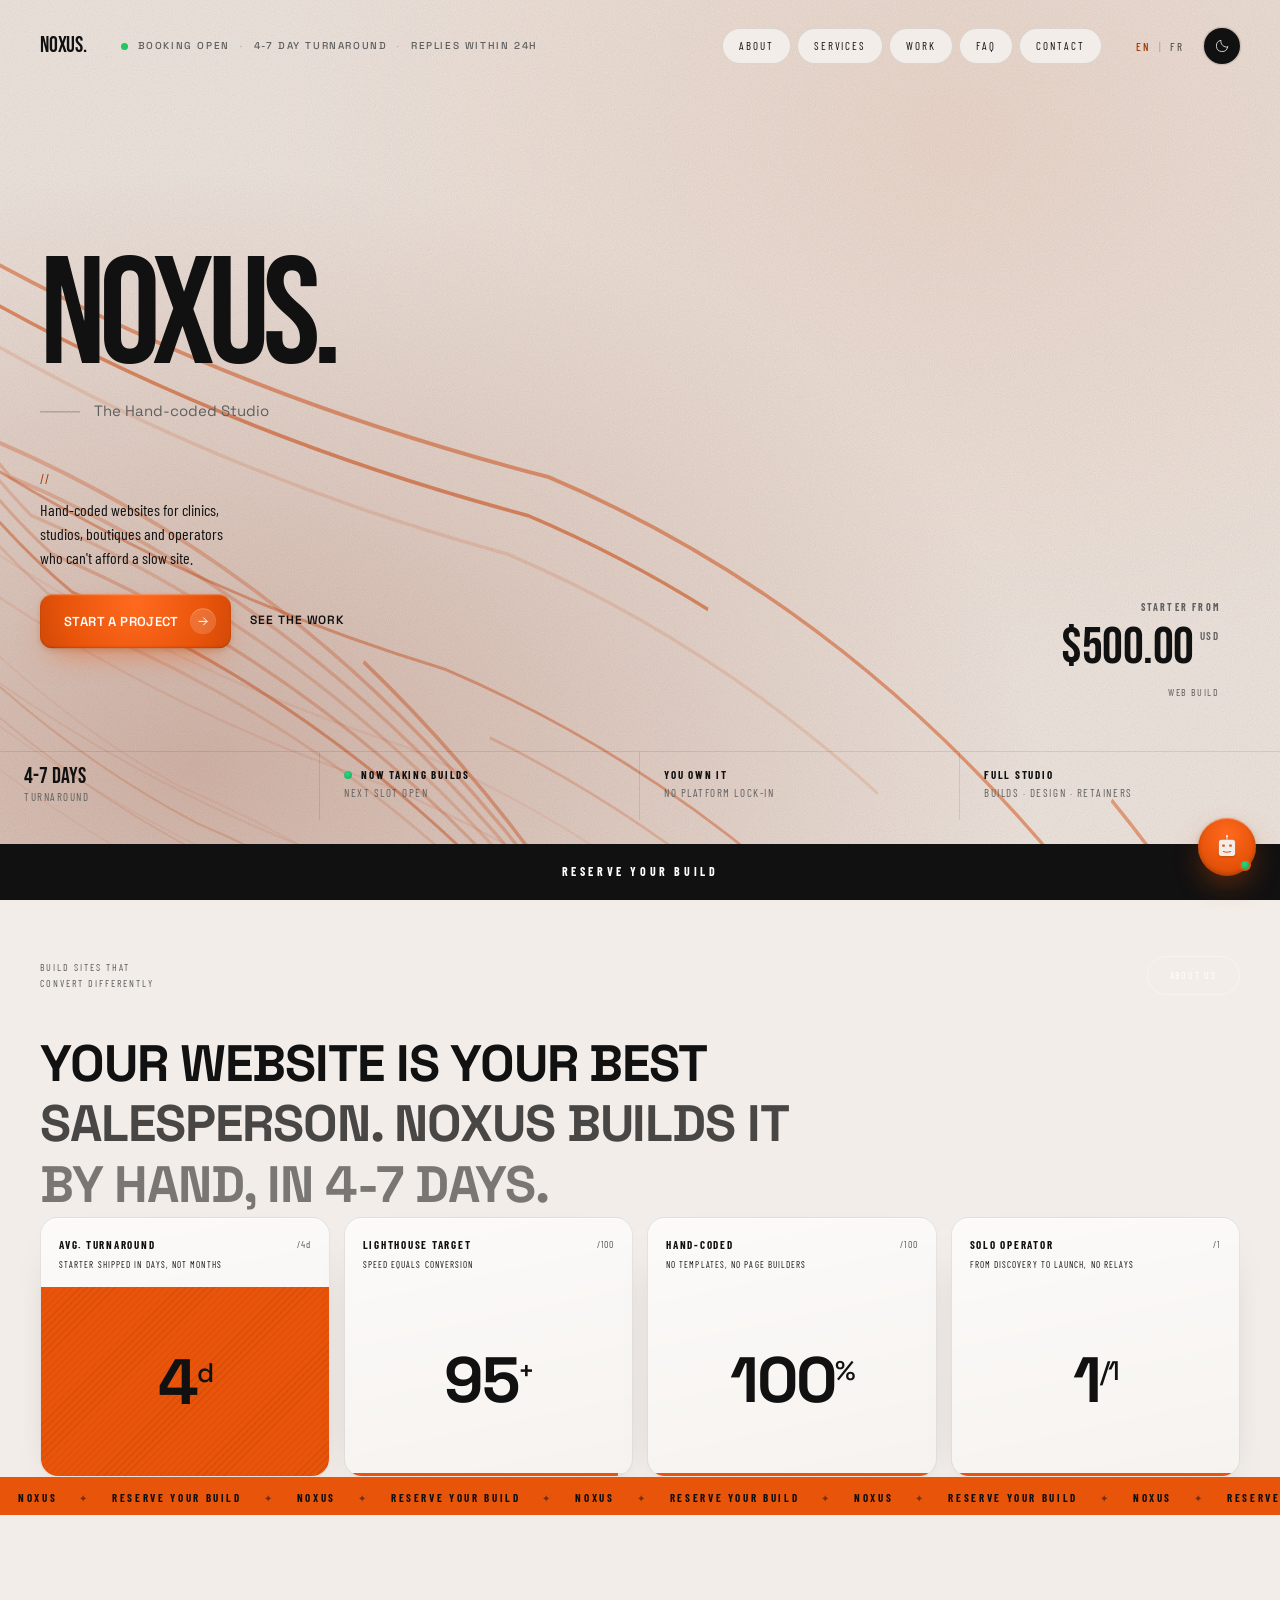
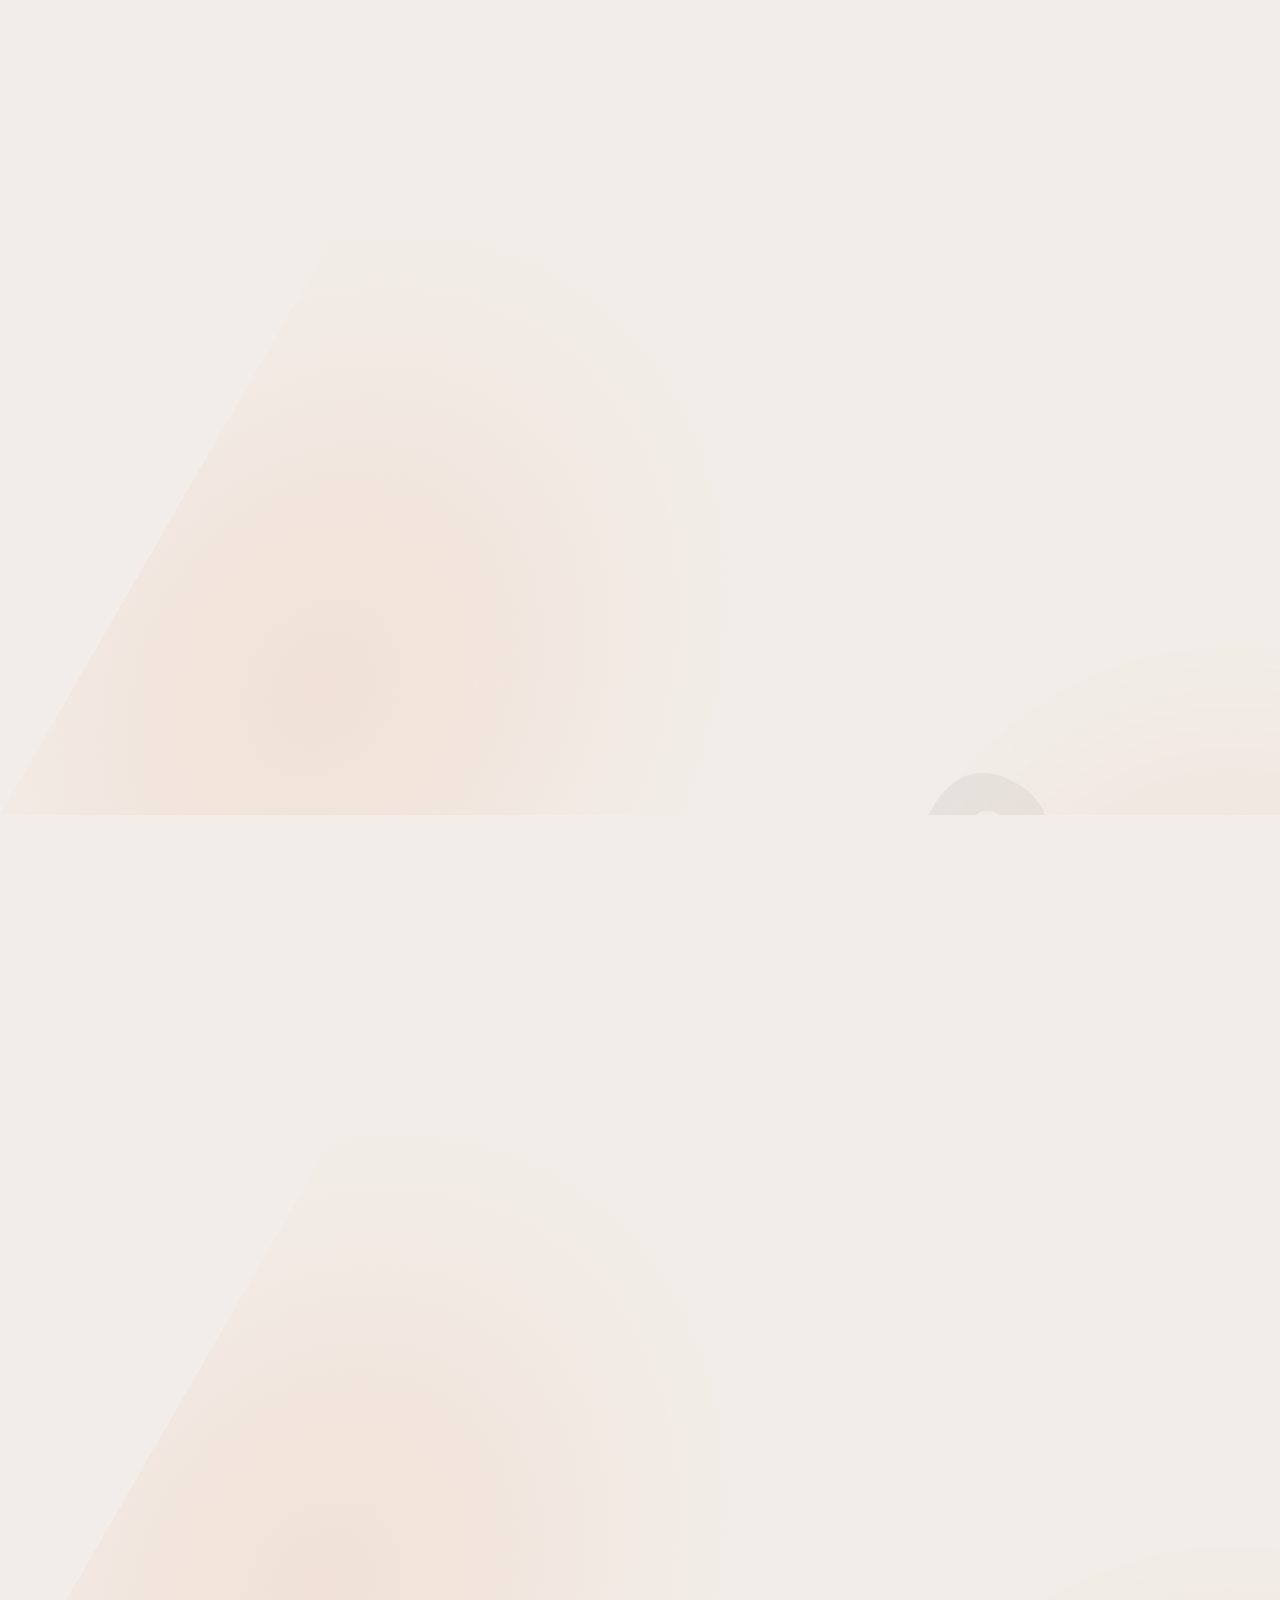
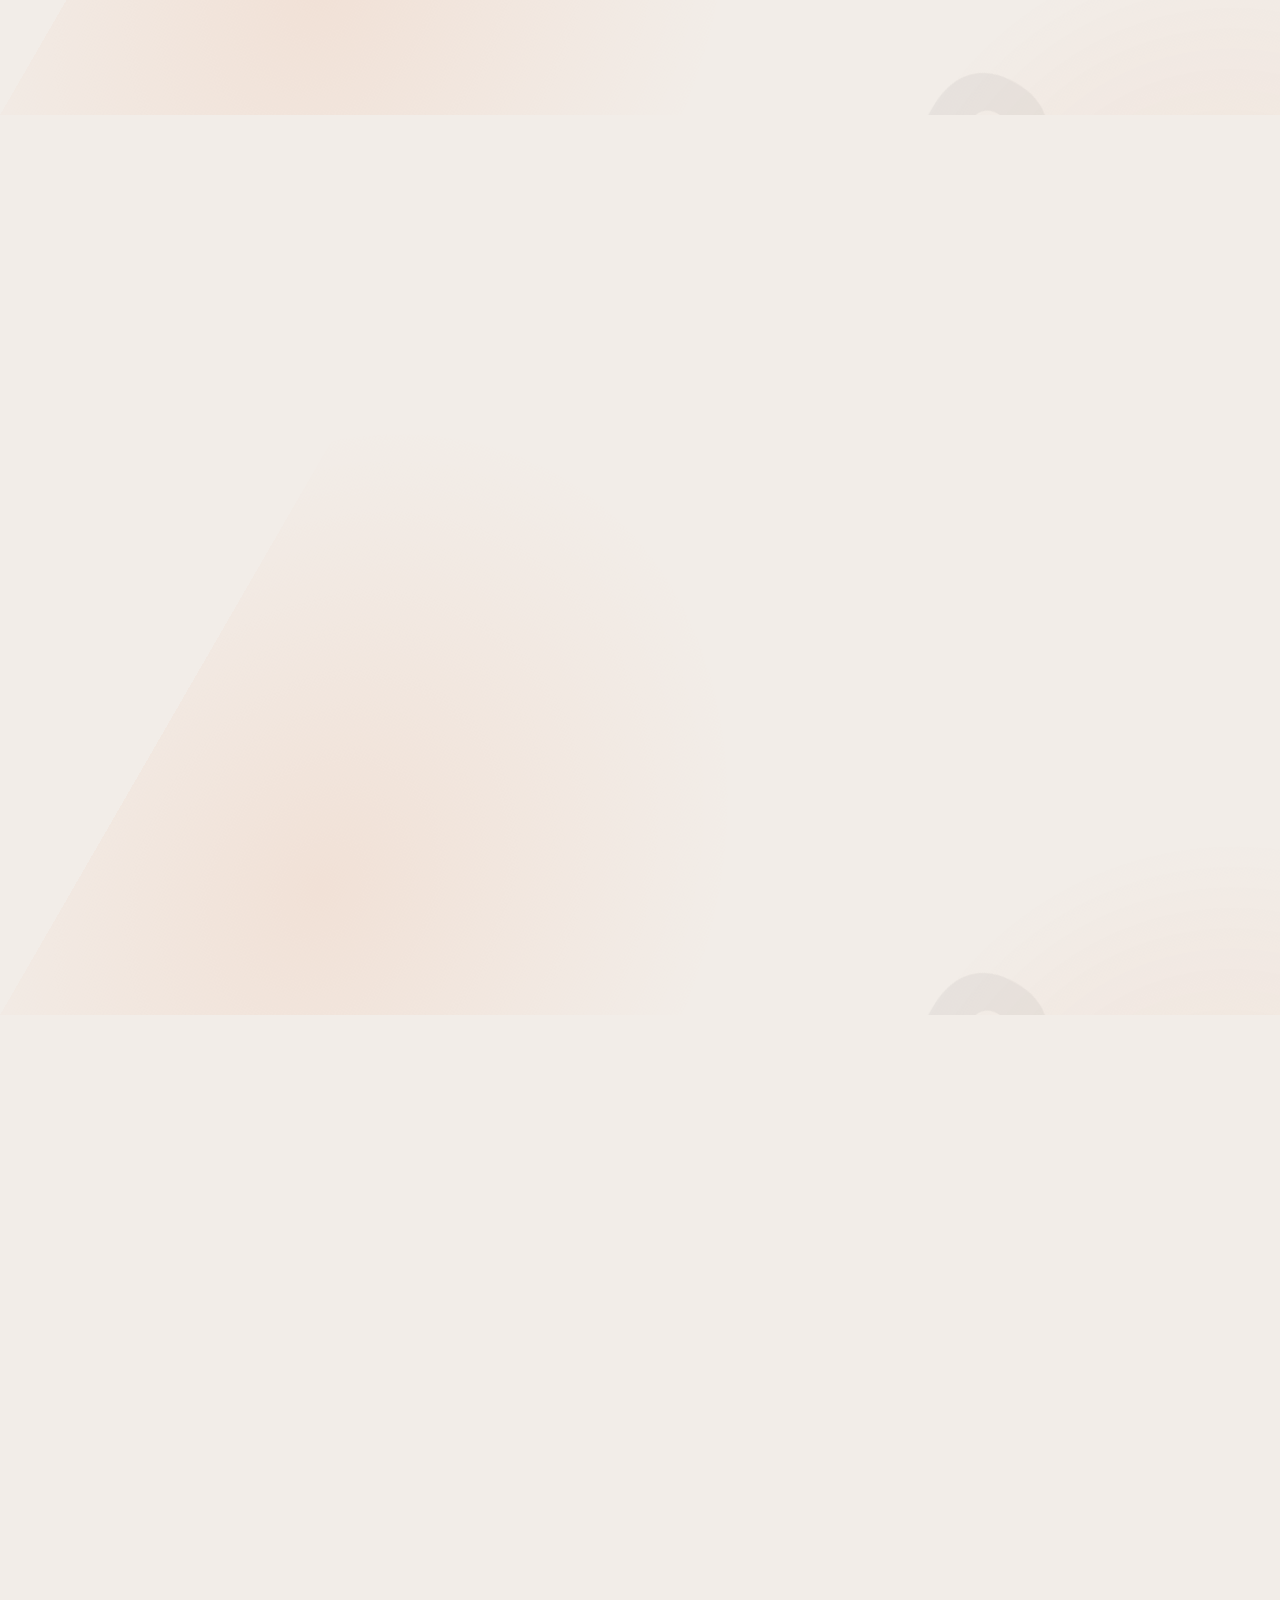
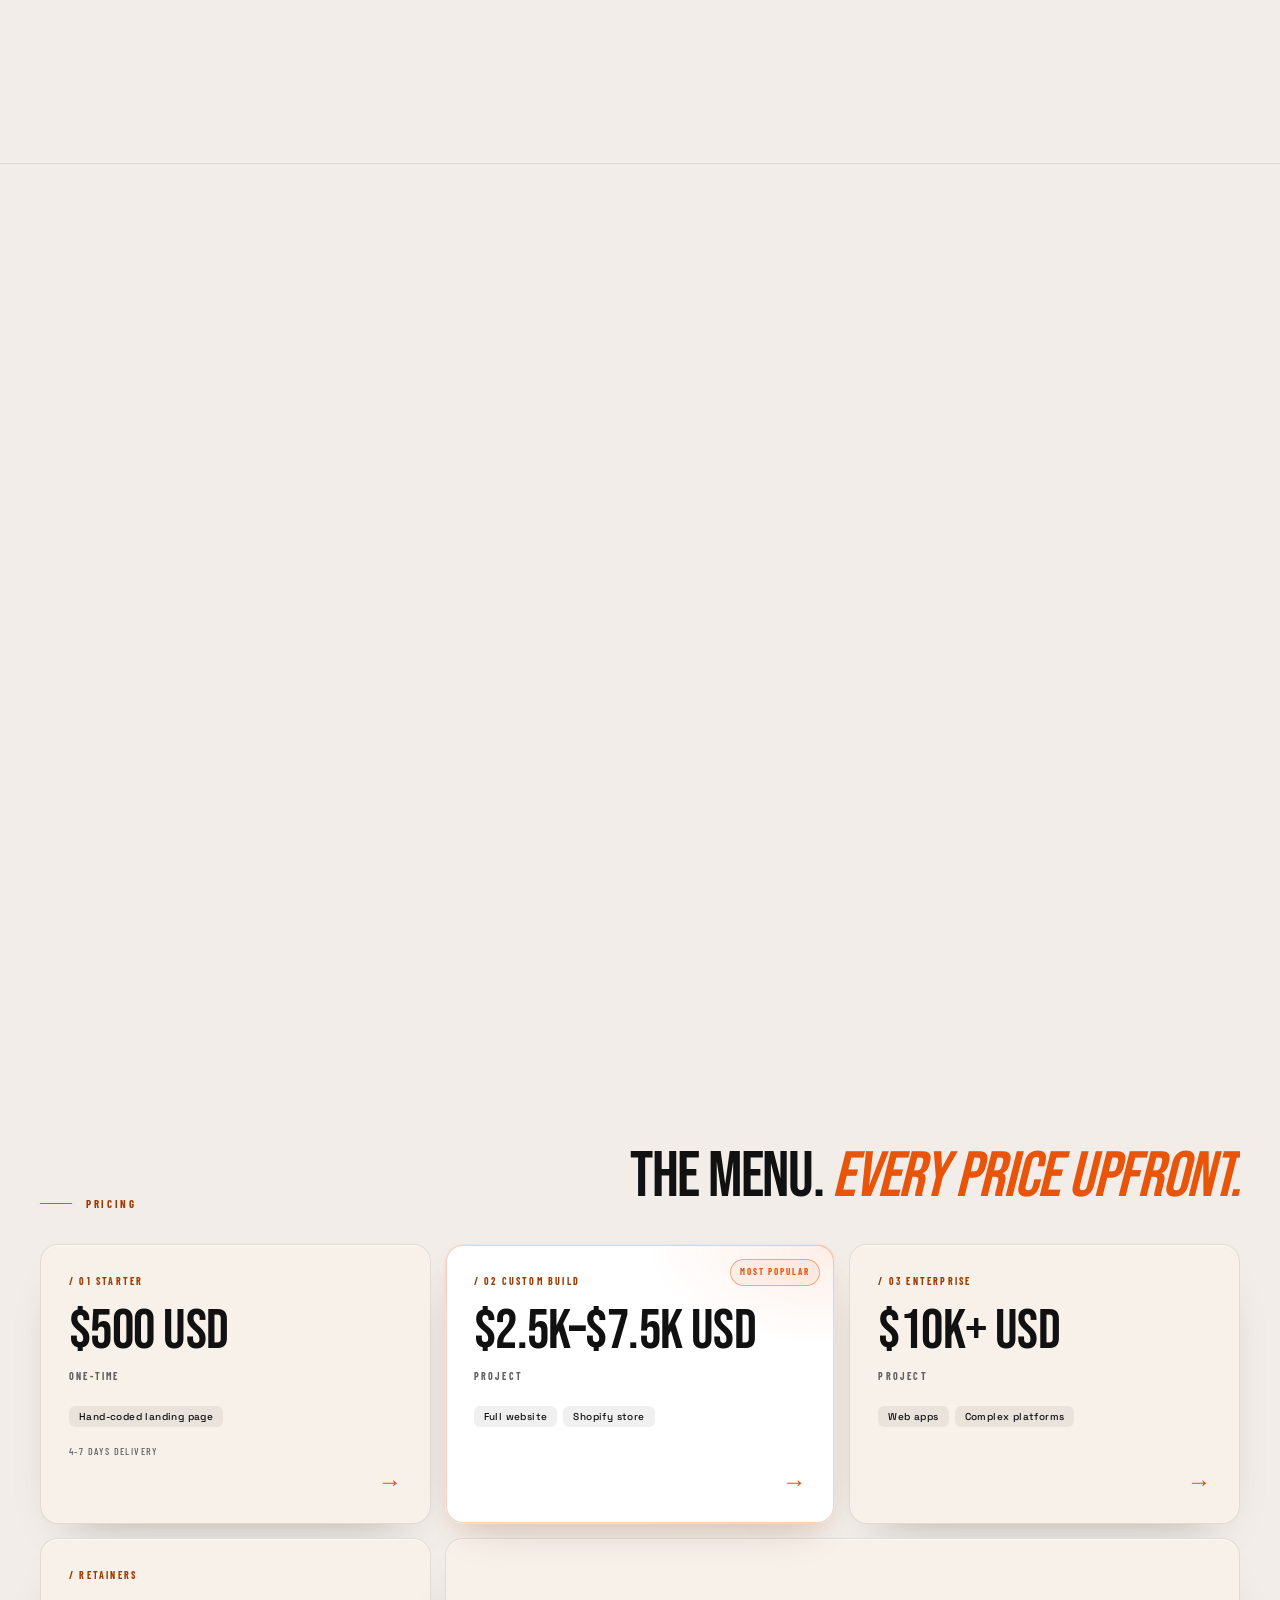
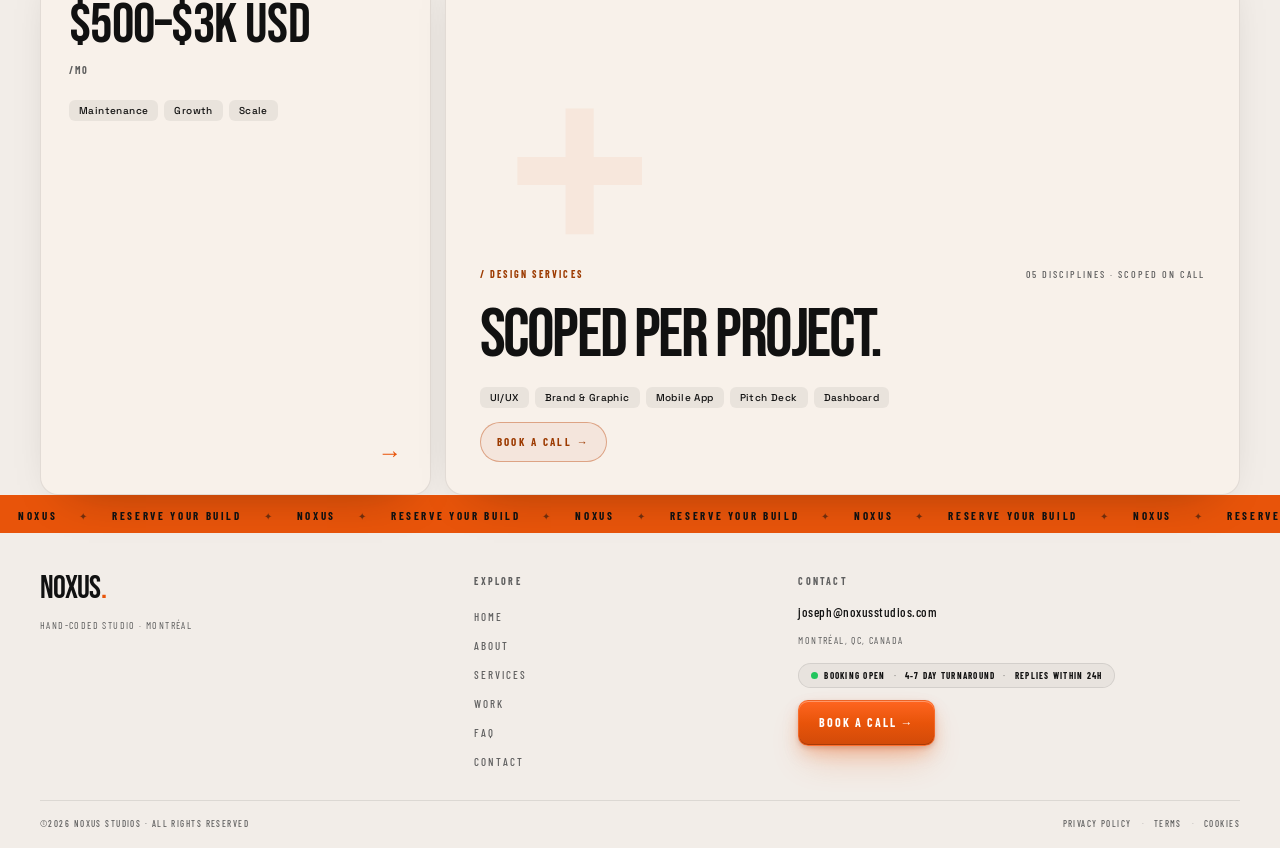
<file: index.html>
<!doctype html>
<html lang="en">
<head>
  <meta charset="utf-8" />
  <meta name="viewport" content="width=device-width, initial-scale=1" />
  <title data-i18n="home.title">Noxus — Hand-coded studio. Built in 4-7 days. Starting at $500 USD.</title>
  <meta name="description" data-i18n="home.metaDesc" content="Noxus is a hand-coded web studio for brands that need to convert. Founder-led. Montréal-based. Starter builds from $500 USD." />
<!-- Open Graph / social previews -->
  <meta property="og:type" content="website">
  <meta property="og:url" content="https://noxusstudios.com/">
  <meta property="og:title" content="Noxus — Hand-coded studio. Built in 4-7 days. Starting at $500 USD.">
  <meta property="og:description" content="Noxus is a hand-coded web studio for brands that need to convert. Founder-led. Montréal-based. Starter builds from $500 USD.">
  <meta property="og:image" content="https://noxusstudios.com/favicon-512.png">
  <meta property="og:site_name" content="Noxus Studios">
  <meta name="twitter:card" content="summary">
  <meta name="twitter:title" content="Noxus — Hand-coded studio. Built in 4-7 days. Starting at $500 USD.">
  <meta name="twitter:description" content="Noxus is a hand-coded web studio for brands that need to convert. Founder-led. Montréal-based. Starter builds from $500 USD.">
  <meta name="twitter:image" content="https://noxusstudios.com/favicon-512.png">


  <!-- Favicons -->
  <link rel="icon" type="image/svg+xml" href="favicon.svg">
  <link rel="icon" type="image/png" sizes="192x192" href="favicon-192.png">
  <link rel="icon" type="image/png" sizes="512x512" href="favicon-512.png">
  <link rel="apple-touch-icon" href="apple-touch-icon.png">

  <link rel="preload" href="fonts/bebas-neue-latin.woff2" as="font" type="font/woff2" crossorigin>
  <link rel="preconnect" href="https://fonts.googleapis.com">
  <link rel="preconnect" href="https://fonts.gstatic.com" crossorigin>
  <link href="https://fonts.googleapis.com/css2?family=Barlow+Condensed:wght@300;400;500;700&family=Space+Grotesk:wght@400;500;700&display=swap" rel="stylesheet">

  <link rel="stylesheet" href="css/base.css?v=2a851968">
  <link rel="stylesheet" href="css/components.css?v=4da7eed1">
  <link rel="stylesheet" href="css/components/slot-card.css?v=e127e804">
  <link rel="stylesheet" href="css/pages/home.css?v=112ecf33">
  <link rel="stylesheet" href="css/theme-dark.css?v=db48810c">
  <link rel="stylesheet" href="css/components/chat-widget.css?v=c1739420">
  <script>
    // Apply persisted theme + lang before paint to avoid FOUC.
    (function () {
      try {
        var t = localStorage.getItem('noxus-theme');
        if (t === 'dark') document.documentElement.classList.add('dark');
        var l = localStorage.getItem('noxus-lang');
        if (l === 'fr' || l === 'en') document.documentElement.setAttribute('lang', l);
      } catch (e) {}
    })();
  </script>
</head>
<body>

  <!-- ====================== NAV ====================== -->
  <header class="site-nav" id="site-nav">
    <a href="index.html" class="nav-logo">noxus<span class="nav-logo-dot">.</span></a>

    <div class="status-bar" aria-label="Studio availability">
      <span class="status-bar__dot" aria-hidden="true"></span>
      <span data-i18n="common.status.booking">Booking Open</span>
      <span class="status-bar__sep" aria-hidden="true">·</span>
      <span data-i18n="common.status.turnaround">4-7 Day Turnaround</span>
      <span class="status-bar__sep" aria-hidden="true">·</span>
      <span data-i18n="common.status.replies">Replies within 24h</span>
    </div>

    <button class="lang-toggle" id="lang-toggle" type="button">
      <span class="lang-toggle__opt is-active" data-lang="en" data-i18n="common.nav.lang.en">EN</span>
      <span class="lang-toggle__sep" aria-hidden="true">|</span>
      <span class="lang-toggle__opt" data-lang="fr" data-i18n="common.nav.lang.fr">FR</span>
    </button>

    <button class="theme-toggle" id="theme-toggle" type="button"
            aria-label="Switch to dark mode" aria-pressed="false">
      <svg class="theme-toggle-icon theme-toggle-moon" width="16" height="16" viewBox="0 0 24 24"
           fill="none" stroke="currentColor" stroke-width="1.25"
           stroke-linecap="round" stroke-linejoin="round" aria-hidden="true">
        <path d="M20.5 13.5A8.5 8.5 0 0 1 10.5 3.5 8.5 8.5 0 1 0 20.5 13.5Z" />
      </svg>
      <svg class="theme-toggle-icon theme-toggle-sun" width="16" height="16" viewBox="0 0 24 24"
           fill="none" stroke="currentColor" stroke-width="1.25"
           stroke-linecap="round" stroke-linejoin="round" aria-hidden="true">
        <circle cx="12" cy="12" r="3.6" />
        <line x1="12" y1="2.5" x2="12" y2="4.6" />
        <line x1="12" y1="19.4" x2="12" y2="21.5" />
        <line x1="4.7" y1="4.7" x2="6.2" y2="6.2" />
        <line x1="17.8" y1="17.8" x2="19.3" y2="19.3" />
        <line x1="2.5" y1="12" x2="4.6" y2="12" />
        <line x1="19.4" y1="12" x2="21.5" y2="12" />
        <line x1="4.7" y1="19.3" x2="6.2" y2="17.8" />
        <line x1="17.8" y1="6.2" x2="19.3" y2="4.7" />
      </svg>
    </button>

    <nav class="nav-pill is-collapsed" id="nav-pill" aria-label="Main navigation">
      <div class="nav-pill-inner">
        <a href="about.html"    class="nav-pill-link"><span data-i18n="common.nav.about">About</span></a>
        <a href="services.html" class="nav-pill-link"><span data-i18n="common.nav.services">Services</span></a>
        <a href="work.html"     class="nav-pill-link"><span data-i18n="common.nav.work">Work</span></a>
        <a href="faq.html"      class="nav-pill-link"><span data-i18n="common.nav.faq">FAQ</span></a>
        <a href="contact.html"  class="nav-pill-link"><span data-i18n="common.nav.contact">Contact</span></a>
      </div>
      <span class="nav-pill-collapsed-icon" aria-hidden="true">
        <svg width="18" height="18" viewBox="0 0 24 24" fill="none" stroke="currentColor"
             stroke-width="1.25" stroke-linecap="round" stroke-linejoin="round">
          <line x1="4" y1="7"  x2="20" y2="7" />
          <line x1="4" y1="12" x2="20" y2="12" />
          <line x1="4" y1="17" x2="20" y2="17" />
        </svg>
      </span>
    </nav>
  </header>

  <div class="theme-curtain" id="theme-curtain" aria-hidden="true"></div>

  <div class="nav-overlay" id="nav-overlay" aria-hidden="true">
    <button class="nav-overlay-close" id="nav-close" aria-label="Close menu">×</button>
    <nav>
      <a href="index.html"    class="nav-overlay-link" data-i18n="common.nav.home">Home</a>
      <a href="about.html"    class="nav-overlay-link" data-i18n="common.nav.about">About</a>
      <a href="services.html" class="nav-overlay-link" data-i18n="common.nav.services">Services</a>
      <a href="work.html"     class="nav-overlay-link" data-i18n="common.nav.work">Work</a>
      <a href="faq.html"      class="nav-overlay-link" data-i18n="common.nav.faq">FAQ</a>
      <a href="contact.html"  class="nav-overlay-link" data-i18n="common.nav.contact">Contact</a>
    </nav>
  </div>

  <main>

    <!-- ====================== HERO (light) ====================== -->
    <section class="hero-section has-grain" data-theme="light" style="--grain-opacity: 0.085;">
      <div class="hero-paths" aria-hidden="true"></div>
      <div class="hero-lede">
      <div class="hero-title-block">
        <h1 class="hero-title">NOXUS.</h1>
        <div class="hero-subtitle">
          <span class="hero-subtitle-rule"></span>
          <span class="hero-subtitle-text" data-i18n="home.hero.subtitle">The Hand-coded Studio</span>
        </div>
      </div>


      <div class="hero-desc-block">
        <div class="hero-double-slash">//</div>
        <div class="hero-desc-text" data-i18n="home.hero.desc" data-i18n-html>
          Hand-coded websites for clinics,<br>
          studios, boutiques and operators<br>
          who can't afford a slow site.
        </div>
        <div class="hero-actions">
          <a href="contact.html" class="hero-actions__primary" data-magnetic>
            <span data-i18n="home.hero.ctaPrimary">Start a project</span>
            <span class="hero-actions__arrow" aria-hidden="true">
              <svg viewBox="0 0 24 24" width="14" height="14" fill="none" stroke="currentColor" stroke-width="1.7" stroke-linecap="round" stroke-linejoin="round"><line x1="5" y1="12" x2="19" y2="12"/><polyline points="13 6 19 12 13 18"/></svg>
            </span>
          </a>
          <a href="work.html" class="hero-actions__secondary" data-magnetic data-i18n="home.hero.ctaSecondary">See the work</a>
        </div>
      </div>
      </div>

      <div class="hero-price-block">
        <div class="hero-price-from" data-i18n="home.hero.priceFrom">Starter from</div>
        <div class="hero-price-large">$500.00<sup class="hero-price-cur">USD</sup></div>
        <div class="hero-type-row">
          <span class="hero-type-label" data-i18n="home.hero.priceLabel">Web Build</span>
        </div>
      </div>

      <div class="hero-info-bar">
        <div class="hero-info-cell">
          <div class="hero-info-val-large" data-i18n="home.hero.info.turnaroundValue">4-7 DAYS</div>
          <div class="hero-info-val-muted" data-i18n="home.hero.info.turnaroundLbl">Turnaround</div>
        </div>
        <div class="hero-info-cell">
          <div class="hero-info-val-bold">
            <span class="hero-live-dot" aria-hidden="true"></span><span data-i18n="home.hero.info.bookingValue">NOW TAKING BUILDS</span>
          </div>
          <div class="hero-info-val-muted" data-i18n="home.hero.info.bookingLbl">Next slot open</div>
        </div>
        <div class="hero-info-cell">
          <div class="hero-info-val-bold" data-i18n="home.hero.info.ownerValue">YOU OWN IT</div>
          <div class="hero-info-val-muted" data-i18n="home.hero.info.ownerLbl">No platform lock-in</div>
        </div>
        <div class="hero-info-cell">
          <div class="hero-info-val-bold" data-i18n="home.hero.info.studioValue">FULL STUDIO</div>
          <div class="hero-info-val-muted" data-i18n="home.hero.info.studioLbl">Builds · Design · Retainers</div>
        </div>
      </div>

      <a href="contact.html" class="btn-bar hero-cta-bar" data-i18n="common.reserveBuild">Reserve Your Build</a>
    </section>

    <!-- ====================== STATS (dark) ====================== -->
    <section class="stats-section" data-theme="dark" id="stats">
      <div class="stats-section-top">
        <div class="stats-tag" data-i18n="home.stats.tag" data-i18n-html>Build sites that<br>convert differently</div>
        <a href="about.html" class="btn-ghost-pill" data-i18n="home.stats.aboutBtn">About Us</a>
      </div>

      <h2 class="fade-headline reveal">
        <span class="fh-bright" data-i18n="home.stats.headlineA">YOUR WEBSITE IS YOUR BEST</span>
        <span class="fh-mid" data-i18n="home.stats.headlineB">SALESPERSON. NOXUS BUILDS IT</span>
        <span class="fh-dim" data-i18n="home.stats.headlineC">BY HAND, IN 4-7 DAYS.</span>
      </h2>

      <div class="stats-grid">
        <div class="stat-card is-orange spotlight reveal reveal--scale" data-spotlight style="transition-delay: 0ms">
          <div class="stat-card-head">
            <div class="stat-card-name" data-i18n="home.stats.card1.name">Avg. turnaround</div>
            <div class="stat-card-denom">/4d</div>
          </div>
          <p class="stat-card-desc" data-i18n="home.stats.card1.desc">Starter shipped in days, not months</p>
          <div class="stat-card-body">
            <div class="stat-number"><span data-target="4" data-suffix="">4</span><sup>d</sup></div>
          </div>
        </div>

        <div class="stat-card spotlight reveal reveal--scale" data-spotlight style="transition-delay: 80ms">
          <div class="stat-card-head">
            <div class="stat-card-name" data-i18n="home.stats.card2.name">Lighthouse target</div>
            <div class="stat-card-denom">/100</div>
          </div>
          <p class="stat-card-desc" data-i18n="home.stats.card2.desc">Speed equals conversion</p>
          <div class="stat-card-body">
            <div class="stat-number"><span data-target="95" data-suffix="">95</span><sup>+</sup></div>
          </div>
          <div class="stat-card-bar"><div class="stat-card-bar-fill" style="width: 95%;"></div></div>
        </div>

        <div class="stat-card spotlight reveal reveal--scale" data-spotlight style="transition-delay: 160ms">
          <div class="stat-card-head">
            <div class="stat-card-name" data-i18n="home.stats.card3.name">Hand-coded</div>
            <div class="stat-card-denom">/100</div>
          </div>
          <p class="stat-card-desc" data-i18n="home.stats.card3.desc">No templates, no page builders</p>
          <div class="stat-card-body">
            <div class="stat-number"><span data-target="100" data-suffix="">100</span><sup>%</sup></div>
          </div>
          <div class="stat-card-bar"><div class="stat-card-bar-fill" style="width: 100%;"></div></div>
        </div>

        <div class="stat-card spotlight reveal reveal--scale" data-spotlight style="transition-delay: 240ms">
          <div class="stat-card-head">
            <div class="stat-card-name" data-i18n="home.stats.card4.name">Solo operator</div>
            <div class="stat-card-denom">/1</div>
          </div>
          <p class="stat-card-desc" data-i18n="home.stats.card4.desc">From discovery to launch, no relays</p>
          <div class="stat-card-body">
            <div class="stat-number"><span data-target="1" data-suffix="">1</span><sup>/1</sup></div>
          </div>
          <div class="stat-card-bar"><div class="stat-card-bar-fill" style="width: 100%;"></div></div>
        </div>
      </div>
    </section>

    <!-- ====================== TICKER ====================== -->
    <div class="ticker-strip" aria-hidden="true">
      <div class="ticker-track">
        <span class="tw" data-i18n="common.ticker.noxus">NOXUS</span><span class="ts">✦</span>
        <span class="tw" data-i18n="common.ticker.reserve">RESERVE YOUR BUILD</span><span class="ts">✦</span>
        <span class="tw" data-i18n="common.ticker.noxus">NOXUS</span><span class="ts">✦</span>
        <span class="tw" data-i18n="common.ticker.reserve">RESERVE YOUR BUILD</span><span class="ts">✦</span>
        <span class="tw" data-i18n="common.ticker.noxus">NOXUS</span><span class="ts">✦</span>
        <span class="tw" data-i18n="common.ticker.reserve">RESERVE YOUR BUILD</span><span class="ts">✦</span>
        <span class="tw" data-i18n="common.ticker.noxus">NOXUS</span><span class="ts">✦</span>
        <span class="tw" data-i18n="common.ticker.reserve">RESERVE YOUR BUILD</span><span class="ts">✦</span>
        <span class="tw" data-i18n="common.ticker.noxus">NOXUS</span><span class="ts">✦</span>
        <span class="tw" data-i18n="common.ticker.reserve">RESERVE YOUR BUILD</span><span class="ts">✦</span>
        <span class="tw" data-i18n="common.ticker.noxus">NOXUS</span><span class="ts">✦</span>
        <span class="tw" data-i18n="common.ticker.reserve">RESERVE YOUR BUILD</span><span class="ts">✦</span>
        <span class="tw" data-i18n="common.ticker.noxus">NOXUS</span><span class="ts">✦</span>
        <span class="tw" data-i18n="common.ticker.reserve">RESERVE YOUR BUILD</span><span class="ts">✦</span>
        <span class="tw" data-i18n="common.ticker.noxus">NOXUS</span><span class="ts">✦</span>
        <span class="tw" data-i18n="common.ticker.reserve">RESERVE YOUR BUILD</span><span class="ts">✦</span>
      </div>
    </div>

    <!-- ====================== SPLIT × 3 (dark) ====================== -->

    <div class="splits-stack">
    <!-- Split 1 -->
    <section class="split-section" data-theme="dark" id="split-1">
      <div class="split-section__inner">
      <div class="split-left reveal" style="transition-delay: 0ms">
        <p class="split-helper-text" data-i18n="home.split1.helper">
          Sites built to convert — bookings, sales, sign-ups. Every section earns its place.
        </p>
        <div class="split-image">
          <div class="split-image-mock split-image-mock--code" aria-hidden="true">
            <div class="mock-code__tabs">
              <span class="mock-code__tab is-active">index.html</span>
              <span class="mock-code__tab">style.css</span>
              <span class="mock-code__live"><span class="mock-code__live-dot"></span>live</span>
            </div>
            <div class="mock-code__body">
              <div class="mock-code__row" style="--idx: 0;"><span class="mock-code__ln">1</span><span class="mock-code__type"><span class="c-mute">// 12 lines. 0 dependencies.</span></span></div>
              <div class="mock-code__row" style="--idx: 1;"><span class="mock-code__ln">2</span><span class="mock-code__type"><span class="c-tag">&lt;section</span> <span class="c-attr">class</span><span class="c-op">=</span><span class="c-str">"hero"</span><span class="c-tag">&gt;</span></span></div>
              <div class="mock-code__row" style="--idx: 2;"><span class="mock-code__ln">3</span><span class="mock-code__type">  <span class="c-tag">&lt;h1&gt;</span><span class="c-text">Built.</span><span class="c-tag">&lt;/h1&gt;</span></span></div>
              <div class="mock-code__row" style="--idx: 3;"><span class="mock-code__ln">4</span><span class="mock-code__type">  <span class="c-tag">&lt;p&gt;</span><span class="c-text">By hand. From scratch.</span><span class="c-tag">&lt;/p&gt;</span></span></div>
              <div class="mock-code__row" style="--idx: 4;"><span class="mock-code__ln">5</span><span class="mock-code__type"><span class="c-tag">&lt;/section&gt;</span></span><span class="mock-code__caret"></span></div>
            </div>
          </div>
        </div>
        <a href="services.html" class="btn-tag" data-magnetic>
          <span data-i18n="home.split1.tag">Conversion</span>
        </a>
      </div>

      <div class="split-right reveal" data-index="01" style="transition-delay: 100ms">
        <span class="split-watermark" aria-hidden="true">01</span>
        <h3 class="split-headline" data-i18n="home.split1.headlineA" data-i18n-html>
          <span class="split-orange">Hand-coded</span><br>
          <span class="split-white">by default.</span>
        </h3>
        <p class="split-body-text" data-i18n="home.split1.body">
          Every site is written line by line — no Webflow, no Wix, no Shopify theme, no AI bloat. The code is the proof.
        </p>
        <p class="split-outcome" data-i18n="home.split1.outcome">
          Pages that load in milliseconds, indexable from line one, no template fingerprints in your source.
        </p>
        <div class="split-counter">
          <span class="split-counter-num">01</span>
          <span class="split-counter-denom">/03</span>
        </div>
      </div>
      </div>
    </section>

    <!-- Split 2 -->
    <section class="split-section" data-theme="dark" id="split-2">
      <div class="split-section__inner">
      <div class="split-left reveal" style="transition-delay: 0ms">
        <p class="split-helper-text" data-i18n="home.split2.helper">
          One operator from discovery to launch. No account managers, no Slack relays.
        </p>
        <div class="split-image">
          <div class="split-image-mock split-image-mock--chat" aria-hidden="true">
            <div class="mock-chat__head">
              <span class="mock-chat__avatar">J</span>
              <div class="mock-chat__id">
                <div class="mock-chat__name">Joseph · Noxus</div>
                <div class="mock-chat__status"><span class="mock-chat__dot"></span> online · Montréal</div>
              </div>
            </div>
            <div class="mock-chat__body">
              <div class="mock-chat__bubble mock-chat__bubble--in">Hey — saw your work. Quote for a clinic landing page?</div>
              <div class="mock-chat__bubble mock-chat__bubble--out">$500 starter. Hand-coded. Shipped in 4–7 days.</div>
              <div class="mock-chat__bubble mock-chat__bubble--out">You'll talk to me the whole way through.</div>
              <div class="mock-chat__typing"><span></span><span></span><span></span></div>
            </div>
          </div>
        </div>
        <a href="about.html" class="btn-tag" data-magnetic>
          <span data-i18n="home.split2.tag">Process</span>
        </a>
      </div>

      <div class="split-right reveal" data-index="02" style="transition-delay: 100ms">
        <span class="split-watermark" aria-hidden="true">02</span>
        <h3 class="split-headline" data-i18n="home.split2.headlineA" data-i18n-html>
          <span class="split-orange">Founder-led</span><br>
          <span class="split-white">end to end</span>
        </h3>
        <p class="split-body-text" data-i18n="home.split2.body">
          You talk to the person building your site. Discovery, design, code, launch — all me, all the way through.
        </p>
        <p class="split-outcome" data-i18n="home.split2.outcome">
          No handoffs means no miscommunication, no scope creep, no surprise invoices.
        </p>
        <div class="split-counter">
          <span class="split-counter-num">02</span>
          <span class="split-counter-denom">/03</span>
        </div>
      </div>
      </div>
    </section>

    <!-- Split 3 -->
    <section class="split-section" data-theme="dark" id="split-3">
      <div class="split-section__inner">
      <div class="split-left reveal" style="transition-delay: 0ms">
        <p class="split-helper-text" data-i18n="home.split3.helper">
          Brief on Monday, live by Friday. Most agencies measure builds in weeks — Noxus measures them in days.
        </p>
        <div class="split-image">
          <div class="split-image-mock split-image-mock--turn" aria-hidden="true">
            <span class="mock-type__rule" aria-hidden="true"></span>
            <span class="mock-turn__from">brief</span>
            <span class="mock-turn__num">04</span>
            <span class="mock-turn__unit">days.</span>
            <span class="mock-turn__to">live.</span>
            <span class="mock-turn__week">
              <span class="mock-turn__dot mock-turn__dot--seq" style="--seq: 0;"></span>
              <span class="mock-turn__dot mock-turn__dot--seq" style="--seq: 1;"></span>
              <span class="mock-turn__dot mock-turn__dot--seq" style="--seq: 2;"></span>
              <span class="mock-turn__dot mock-turn__dot--seq" style="--seq: 3;"></span>
              <span class="mock-turn__dot mock-turn__dot--last"></span>
            </span>
            <span class="mock-type__corner">AVG<span class="mock-type__corner-sep">/</span>TURN</span>
          </div>
        </div>
        <a href="services.html" class="btn-tag" data-magnetic>
          <span data-i18n="home.split3.tag">Speed</span>
        </a>
      </div>

      <div class="split-right reveal" data-index="03" style="transition-delay: 100ms">
        <span class="split-watermark" aria-hidden="true">03</span>
        <h3 class="split-headline" data-i18n="home.split3.headlineA" data-i18n-html>
          <span class="split-orange">Shipped</span> in<br>
          <span class="split-white">four days flat.</span>
        </h3>
        <p class="split-body-text" data-i18n="home.split3.body">
          Briefed Monday, coded by Wednesday, live by Friday. Where most studios book months, Noxus books a week.
        </p>
        <p class="split-outcome" data-i18n="home.split3.outcome">
          Faster to market means faster to revenue. You pay for shipped work, not for someone's calendar.
        </p>
        <div class="split-counter">
          <span class="split-counter-num">03</span>
          <span class="split-counter-denom">/03</span>
        </div>
      </div>
      </div>
    </section>
    </div>

    <!-- ====================== PROCESS — slot-card pattern (shared with work page) ====================== -->
    <section class="process" data-theme="dark" id="process">
      <div class="process__top">
        <div class="process__eyebrow" data-i18n="home.process.eyebrow">Process · 3 steps</div>
        <h2 class="process-heading" data-i18n="home.process.heading" data-i18n-html>From first call <em>to live site.</em></h2>
      </div>

      <div class="work-grid">

        <!-- Step 01 — Discovery (orange / start here) -->
        <div class="work-card work-card--1 is-orange reveal reveal--scale" style="transition-delay: 0ms" data-spotlight>
          <div class="work-card__head">
            <div class="work-card__eyebrow">
              <span class="work-card__status-dot" aria-hidden="true"></span>
              <span data-i18n="home.process.step1.label">Step 01 ·</span>
              <span class="work-card__status-tag" data-i18n="home.process.step1.tag">Free</span>
            </div>
            <div class="work-card__num">/01</div>
          </div>
          <div class="work-card__illus" aria-hidden="true">
            <svg viewBox="0 0 96 96" fill="none">
              <path d="M22 18 h14 l4 14 -8 6 a30 30 0 0 0 18 18 l6 -8 14 4 v14 a6 6 0 0 1 -6 6 c-26 -2 -48 -24 -50 -50 a6 6 0 0 1 6 -6 z" stroke="currentColor" stroke-width="1.25" stroke-linecap="round" stroke-linejoin="round"/>
              <circle cx="68" cy="22" r="2" fill="currentColor"/>
              <circle cx="74" cy="22" r="2" fill="currentColor"/>
              <circle cx="80" cy="22" r="2" fill="currentColor"/>
            </svg>
          </div>
          <span class="work-card__badge" data-i18n="home.process.step1.badge">Start here</span>
          <h3 class="work-card__title" data-i18n="home.process.step1.title">Discovery.</h3>
          <p class="work-card__desc" data-i18n="home.process.step1.desc">
            15-min call. We talk goals, scope, fit. No commitment.
          </p>
          <div class="work-card__bottom">
            <div class="work-card__price" data-i18n="home.process.step1.price">15 min</div>
            <a href="https://calendly.com/noxusstudios/30min" target="_blank" rel="noopener noreferrer" class="work-card__cta" data-i18n="home.process.step1.book">Book a call →</a>
          </div>
        </div>

        <!-- Step 02 — Build (cream / dark surface) -->
        <div class="work-card work-card--2 is-dark reveal reveal--scale" style="transition-delay: 80ms" data-spotlight>
          <div class="work-card__head">
            <div class="work-card__eyebrow">
              <span class="work-card__status-dot" aria-hidden="true"></span>
              <span data-i18n="home.process.step2.label">Step 02 ·</span>
              <span class="work-card__status-tag" data-i18n="home.process.step2.tag">In Progress</span>
            </div>
            <div class="work-card__num">/02</div>
          </div>
          <div class="work-card__illus" aria-hidden="true">
            <svg viewBox="0 0 96 96" fill="none">
              <path d="M30 28 L14 48 L30 68" stroke="currentColor" stroke-width="1.25" stroke-linecap="round" stroke-linejoin="round"/>
              <path d="M66 28 L82 48 L66 68" stroke="currentColor" stroke-width="1.25" stroke-linecap="round" stroke-linejoin="round"/>
              <line x1="55" y1="22" x2="41" y2="74" stroke="currentColor" stroke-width="1.25" stroke-linecap="round"/>
            </svg>
          </div>
          <h3 class="work-card__title" data-i18n="home.process.step2.title">Build.</h3>
          <p class="work-card__desc" data-i18n="home.process.step2.desc">
            Hand-coded from scratch. Weekly progress checkpoints with you.
          </p>
          <div class="work-card__bottom">
            <div class="work-card__price" data-i18n="home.process.step2.price">4-7 days</div>
            <a href="work.html" class="work-card__cta" data-i18n="home.process.step2.see">See past builds →</a>
          </div>
        </div>

        <!-- Step 03 — Launch (muted / owned forever) -->
        <div class="work-card work-card--3 is-muted reveal reveal--scale" style="transition-delay: 160ms" data-spotlight>
          <div class="work-card__head">
            <div class="work-card__eyebrow">
              <span data-i18n="home.process.step3.label">Step 03 ·</span>
              <span class="work-card__status-tag work-card__status-tag--muted" data-i18n="home.process.step3.tag">Yours</span>
            </div>
            <div class="work-card__num">/03</div>
          </div>
          <div class="work-card__illus" aria-hidden="true">
            <svg viewBox="0 0 96 96" fill="none">
              <path d="M48 14 L66 36 L66 70 a4 4 0 0 1 -4 4 H34 a4 4 0 0 1 -4 -4 L30 36 Z" stroke="currentColor" stroke-width="1.25" stroke-linecap="round" stroke-linejoin="round"/>
              <circle cx="48" cy="42" r="5" stroke="currentColor" stroke-width="1.25"/>
              <path d="M36 78 L30 86 M60 78 L66 86" stroke="currentColor" stroke-width="1.25" stroke-linecap="round"/>
            </svg>
          </div>
          <h3 class="work-card__title" data-i18n="home.process.step3.title">Launch.</h3>
          <p class="work-card__desc" data-i18n="home.process.step3.desc">
            Handoff + training. You own the codebase forever.
          </p>
          <div class="work-card__bottom">
            <div class="work-card__price" data-i18n="home.process.step3.price">Owned</div>
            <a href="faq.html" class="work-card__cta" data-i18n="home.process.step3.faq">Read the FAQ →</a>
          </div>
        </div>

      </div>
    </section>


    <!-- ====================== DISCIPLINES (light) — editorial ====================== -->
    <section class="disciplines" data-theme="light" id="disciplines">
      <div class="disciplines__layout">
        <div class="disciplines__intro">
          <h2 class="disciplines__heading" data-i18n="home.disciplines.heading" data-i18n-html>Three things. <em>One operator.</em></h2>
        </div>

        <div class="disciplines__list">

          <article class="discipline discipline--1 spotlight reveal reveal--rise" style="transition-delay: 0ms" data-spotlight>
            <div class="discipline__marker">
              <span class="discipline__num">/ 01</span>
              <svg class="discipline__illus" viewBox="0 0 80 80" aria-hidden="true"
                   fill="none" stroke="currentColor" stroke-linecap="round" stroke-linejoin="round">
                <circle class="d1-ripple-out" cx="34" cy="44" r="22" stroke-width="0.8" />
                <circle class="d1-ripple-mid" cx="34" cy="44" r="14" stroke-width="0.8" />
                <circle class="d1-target"     cx="34" cy="44" r="5"  fill="currentColor" stroke="none" />
                <path class="d1-cursor"
                      d="M48 22 L66 32 L56 36 L60 50 L53 52 L49 39 L41 46 Z"
                      fill="currentColor"
                      stroke="var(--off-white)" stroke-width="0.6" />
              </svg>
            </div>
            <div class="discipline__content">
              <h3 class="discipline__title" data-i18n="home.disciplines.d1.title">Sites that convert</h3>
              <p class="discipline__body" data-i18n="home.disciplines.d1.body">Hand-coded conversion pages designed around a single action — book, buy, sign up, request. No template fingerprints, no slow JavaScript dragging the first paint. Starter live in 4-7 business days; multi-page builds in 2-3 weeks.</p>
              <div class="discipline__tags">
                <span class="discipline__tag" data-i18n="home.disciplines.d1.t1">Custom design</span>
                <span class="discipline__tag" data-i18n="home.disciplines.d1.t2">Mobile-first</span>
                <span class="discipline__tag" data-i18n="home.disciplines.d1.t3">95+ Lighthouse</span>
                <span class="discipline__tag" data-i18n="home.disciplines.d1.t4">Single CTA</span>
              </div>
            </div>
          </article>

          <article class="discipline discipline--2 spotlight reveal reveal--rise" style="transition-delay: 100ms" data-spotlight>
            <div class="discipline__marker">
              <span class="discipline__num">/ 02</span>
              <svg class="discipline__illus" viewBox="0 0 80 80" aria-hidden="true"
                   fill="none" stroke="currentColor" stroke-linecap="round" stroke-linejoin="round">
                <rect class="d2-panel d2-panel--back" x="18" y="18" width="44" height="30" rx="2.5" stroke-width="0.8" />
                <rect class="d2-panel d2-panel--mid"  x="24" y="24" width="44" height="30" rx="2.5" stroke-width="0.8" />
                <rect class="d2-panel d2-panel--front" x="30" y="30" width="36" height="26" rx="2.5" stroke-width="1" />
                <polyline class="d2-chart" points="34,50 41,44 47,47 53,40 60,42" stroke-width="1.25" />
                <circle class="d2-chart-end" cx="60" cy="42" r="1.6" fill="currentColor" stroke="none" />
              </svg>
            </div>
            <div class="discipline__content">
              <h3 class="discipline__title" data-i18n="home.disciplines.d2.title">Apps &amp; platforms</h3>
              <p class="discipline__body" data-i18n="home.disciplines.d2.body">SaaS dashboards, headless commerce on Shopify, custom internal tools, member portals. Built on React, Next.js, or plain HTML/CSS/JS — picked per workload, not per resume. The architectural decisions most studios punt on are decided upfront.</p>
              <div class="discipline__tags">
                <span class="discipline__tag" data-i18n="home.disciplines.d2.t1">React + Next.js</span>
                <span class="discipline__tag" data-i18n="home.disciplines.d2.t2">Headless Shopify</span>
                <span class="discipline__tag" data-i18n="home.disciplines.d2.t3">SaaS dashboards</span>
                <span class="discipline__tag" data-i18n="home.disciplines.d2.t4">Custom platforms</span>
              </div>
            </div>
          </article>

          <article class="discipline discipline--3 spotlight reveal reveal--rise" style="transition-delay: 200ms" data-spotlight>
            <div class="discipline__marker">
              <span class="discipline__num">/ 03</span>
              <svg class="discipline__illus" viewBox="0 0 80 80" aria-hidden="true"
                   fill="none" stroke="currentColor" stroke-linecap="round" stroke-linejoin="round">
                <path class="d3-arc-bg" d="M14,56 A26,26 0 0,1 66,56" stroke-width="1.25" opacity="0.20" />
                <path class="d3-arc-fg" d="M14,56 A26,26 0 0,1 62,33" stroke-width="1.25" />
                <line class="d3-needle" x1="40" y1="56" x2="60" y2="36" stroke-width="1.25" />
                <circle class="d3-needle-pin" cx="40" cy="56" r="2" fill="currentColor" stroke="none" />
                <text class="d3-score" x="40" y="68" text-anchor="middle" font-family="Bebas Neue, Impact, sans-serif" font-size="11" fill="currentColor" stroke="none">95+</text>
              </svg>
            </div>
            <div class="discipline__content">
              <h3 class="discipline__title" data-i18n="home.disciplines.d3.title">Speed &amp; search</h3>
              <p class="discipline__body" data-i18n="home.disciplines.d3.body">Every 100ms of load time costs conversion. We audit Core Web Vitals on your existing site, fix the loaders dragging your rankings, then ship the rebuild with technical SEO baked into the code — not bolted on by a plugin.</p>
              <div class="discipline__tags">
                <span class="discipline__tag" data-i18n="home.disciplines.d3.t1">Core Web Vitals</span>
                <span class="discipline__tag" data-i18n="home.disciplines.d3.t2">Technical SEO</span>
                <span class="discipline__tag" data-i18n="home.disciplines.d3.t3">Schema markup</span>
                <span class="discipline__tag" data-i18n="home.disciplines.d3.t4">Image pipeline</span>
              </div>
            </div>
          </article>

        </div>
      </div>
    </section>


    <!-- ====================== BENTO — pricing teaser (dark) ====================== -->
    <section data-theme="dark" id="bento">
      <div class="bento-section-top">
        <div class="bento-eyebrow" data-i18n="home.bento.eyebrow">Pricing</div>
        <h2 class="bento-heading" data-i18n="home.bento.heading" data-i18n-html>The menu. <em>Every price upfront.</em></h2>
      </div>

      <div class="bento-grid">

        <!-- Starter -->
        <a class="bento-cell bento-cell-price spotlight reveal reveal--scale" style="transition-delay: 0ms" data-spotlight href="services.html#builds">
          <div class="bento-price-eyebrow" data-i18n="home.bento.starter.label">/ 01 Starter</div>
          <div class="bento-price-amount">$500 USD</div>
          <div class="bento-price-unit" data-i18n="home.bento.starter.unit">one-time</div>
          <div class="bento-tags">
            <span class="bento-tag" data-i18n="home.bento.starter.tag1">Hand-coded landing page</span>
          </div>
          <span class="bento-meta" data-i18n="home.bento.starter.delivery">4-7 days delivery</span>
          <span class="bento-price-arrow" aria-hidden="true">→</span>
        </a>

        <!-- Custom Build -->
        <a class="bento-cell bento-cell-price spotlight is-featured reveal reveal--scale" style="transition-delay: 80ms" data-spotlight href="services.html#builds">
          <span class="bento-badge" data-i18n="home.bento.custom.badge">Most Popular</span>
          <div class="bento-price-eyebrow" data-i18n="home.bento.custom.label">/ 02 Custom Build</div>
          <div class="bento-price-amount">$2.5K–$7.5K USD</div>
          <div class="bento-price-unit" data-i18n="home.bento.custom.unit">project</div>
          <div class="bento-tags">
            <span class="bento-tag" data-i18n="home.bento.custom.tag1">Full website</span>
            <span class="bento-tag" data-i18n="home.bento.custom.tag2">Shopify store</span>
          </div>
          <span class="bento-price-arrow" aria-hidden="true">→</span>
        </a>

        <!-- Enterprise -->
        <a class="bento-cell bento-cell-price spotlight reveal reveal--scale" style="transition-delay: 160ms" data-spotlight href="services.html#builds">
          <div class="bento-price-eyebrow" data-i18n="home.bento.enterprise.label">/ 03 Enterprise</div>
          <div class="bento-price-amount">$10K+ USD</div>
          <div class="bento-price-unit" data-i18n="home.bento.enterprise.unit">project</div>
          <div class="bento-tags">
            <span class="bento-tag" data-i18n="home.bento.enterprise.tag1">Web apps</span>
            <span class="bento-tag" data-i18n="home.bento.enterprise.tag2">Complex platforms</span>
          </div>
          <span class="bento-price-arrow" aria-hidden="true">→</span>
        </a>

        <!-- Retainers -->
        <a class="bento-cell bento-cell-price spotlight reveal reveal--scale" style="transition-delay: 240ms" data-spotlight href="services.html#retainers">
          <div class="bento-price-eyebrow" data-i18n="home.bento.retainers.label">/ Retainers</div>
          <div class="bento-price-amount">$500–$3K USD</div>
          <div class="bento-price-unit" data-i18n="home.bento.retainers.unit">/mo</div>
          <div class="bento-tags">
            <span class="bento-tag" data-i18n="home.bento.retainers.tag1">Maintenance</span>
            <span class="bento-tag" data-i18n="home.bento.retainers.tag2">Growth</span>
            <span class="bento-tag" data-i18n="home.bento.retainers.tag3">Scale</span>
          </div>
          <span class="bento-price-arrow" aria-hidden="true">→</span>
        </a>

        <!-- Design Services — wide cell spanning 2 cols -->
        <a class="bento-cell bento-cell-price spotlight bento-cell-wide reveal reveal--scale" style="transition-delay: 320ms" data-spotlight href="services.html#design">
          <span class="bento-wide-motif" aria-hidden="true">+</span>
          <div class="bento-wide-head">
            <div class="bento-price-eyebrow" data-i18n="home.bento.design.label">/ Design Services</div>
            <div class="bento-wide-meta" data-i18n="home.bento.design.meta">05 disciplines · scoped on call</div>
          </div>
          <h3 class="bento-wide-headline" data-i18n="home.bento.design.headline" data-i18n-html>
            Scoped <em>per project.</em>
          </h3>
          <div class="bento-tags bento-tags--wide">
            <span class="bento-tag" data-i18n="home.bento.design.tag1">UI/UX</span>
            <span class="bento-tag" data-i18n="home.bento.design.tag2">Brand &amp; Graphic</span>
            <span class="bento-tag" data-i18n="home.bento.design.tag3">Mobile App</span>
            <span class="bento-tag" data-i18n="home.bento.design.tag4">Pitch Deck</span>
            <span class="bento-tag" data-i18n="home.bento.design.tag5">Dashboard</span>
          </div>
          <span class="bento-wide-cta" aria-hidden="true" data-i18n="home.bento.design.cta">Book a call →</span>
        </a>

      </div>
    </section>

    <!-- ====================== TICKER ====================== -->
    <div class="ticker-strip" aria-hidden="true">
      <div class="ticker-track">
        <span class="tw" data-i18n="common.ticker.noxus">NOXUS</span><span class="ts">✦</span>
        <span class="tw" data-i18n="common.ticker.reserve">RESERVE YOUR BUILD</span><span class="ts">✦</span>
        <span class="tw" data-i18n="common.ticker.noxus">NOXUS</span><span class="ts">✦</span>
        <span class="tw" data-i18n="common.ticker.reserve">RESERVE YOUR BUILD</span><span class="ts">✦</span>
        <span class="tw" data-i18n="common.ticker.noxus">NOXUS</span><span class="ts">✦</span>
        <span class="tw" data-i18n="common.ticker.reserve">RESERVE YOUR BUILD</span><span class="ts">✦</span>
        <span class="tw" data-i18n="common.ticker.noxus">NOXUS</span><span class="ts">✦</span>
        <span class="tw" data-i18n="common.ticker.reserve">RESERVE YOUR BUILD</span><span class="ts">✦</span>
        <span class="tw" data-i18n="common.ticker.noxus">NOXUS</span><span class="ts">✦</span>
        <span class="tw" data-i18n="common.ticker.reserve">RESERVE YOUR BUILD</span><span class="ts">✦</span>
        <span class="tw" data-i18n="common.ticker.noxus">NOXUS</span><span class="ts">✦</span>
        <span class="tw" data-i18n="common.ticker.reserve">RESERVE YOUR BUILD</span><span class="ts">✦</span>
        <span class="tw" data-i18n="common.ticker.noxus">NOXUS</span><span class="ts">✦</span>
        <span class="tw" data-i18n="common.ticker.reserve">RESERVE YOUR BUILD</span><span class="ts">✦</span>
        <span class="tw" data-i18n="common.ticker.noxus">NOXUS</span><span class="ts">✦</span>
        <span class="tw" data-i18n="common.ticker.reserve">RESERVE YOUR BUILD</span><span class="ts">✦</span>
      </div>
    </div>
  </main>

  <!-- ====================== FOOTER ====================== -->
  <footer data-theme="light">
    <div class="footer-grid">
      <!-- Brand mark + tagline + socials -->
      <div class="footer-col footer-col--brand">
        <a href="index.html" class="footer-brand">noxus<span class="footer-brand-dot">.</span></a>
        <p class="footer-tagline" data-i18n="common.footer.tagline">
          Hand-coded studio · Montréal
        </p>
      </div>

      <!-- Explore (nav) -->
      <div class="footer-col footer-col--nav">
        <span class="footer-col-title" data-i18n="common.footer.colTitle.explore">Explore</span>
        <ul class="footer-nav-list">
          <li><a href="index.html"    data-i18n="common.nav.home">Home</a></li>
          <li><a href="about.html"    data-i18n="common.nav.about">About</a></li>
          <li><a href="services.html" data-i18n="common.nav.services">Services</a></li>
          <li><a href="work.html"     data-i18n="common.nav.work">Work</a></li>
          <li><a href="faq.html"      data-i18n="common.nav.faq">FAQ</a></li>
          <li><a href="contact.html"  data-i18n="common.nav.contact">Contact</a></li>
        </ul>
      </div>

      <!-- Contact + Status -->
      <div class="footer-col footer-col--contact">
        <span class="footer-col-title" data-i18n="common.footer.colTitle.contact">Contact</span>
        <a class="footer-contact-link" href="mailto:joseph@noxusstudios.com">joseph@noxusstudios.com</a>
        <span class="footer-contact-loc" data-i18n="common.footer.location">Montréal, QC, Canada</span>
        <div class="footer-status-row">
          <span class="footer-status-dot" aria-hidden="true"></span>
          <span data-i18n="common.footer.status.bookingOpen">Booking Open</span>
          <span class="footer-status-sep" aria-hidden="true">·</span>
          <span data-i18n="common.status.turnaround">4-7 Day Turnaround</span>
          <span class="footer-status-sep" aria-hidden="true">·</span>
          <span data-i18n="common.status.replies">Replies within 24h</span>
        </div>
        <a class="footer-contact-cta" href="https://calendly.com/noxusstudios/30min" target="_blank" rel="noopener noreferrer" data-magnetic>
          <span data-i18n="common.footer.cta">Book a call →</span>
        </a>
      </div>
    </div>

    <!-- Thin meta strip -->
    <div class="footer-meta">
      <span class="footer-meta-text" data-i18n="common.footer.copyright">©2026 Noxus Studios · All rights reserved</span>
      <span class="footer-meta-links">
        <a class="footer-meta-text footer-meta-link" href="privacy.html" data-i18n="common.footer.privacy">Privacy Policy</a>
        <span class="footer-meta-sep" aria-hidden="true">·</span>
        <a class="footer-meta-text footer-meta-link" href="terms.html" data-i18n="common.footer.terms">Terms</a>
        <span class="footer-meta-sep" aria-hidden="true">·</span>
        <a class="footer-meta-text footer-meta-link" href="cookies.html" data-i18n="common.footer.cookies">Cookies</a>
      </span>
    </div>
  </footer>

  <!-- Behaviour JS is loaded just after the first paint. None of it is needed
       to render the hero (plain HTML/CSS), and as `defer` scripts executing
       during the paint window they were dragging Speed Index ~1.7s. Injected
       post-paint with async=false they still download in parallel and run in
       order. Trigger is the first of: double-rAF (post-paint), a setTimeout
       fallback (fires even in background tabs where rAF is starved), or the
       load event — so the scripts always run exactly once. -->
  <script>
    (function () {
      var srcs = [
        'js/translations.js', 'js/i18n.js', 'js/nav.js', 'js/animations.js',
        'js/hero-paths.js', 'js/theme-toggle.js', 'js/chat-widget.js',
        'js/splits-rotate.js', 'js/hover-spotlight.js', 'js/magnetic.js',
        'js/title-reveal.js'
      ];
      var done = false;
      function load() {
        if (done) return;
        done = true;
        for (var i = 0; i < srcs.length; i++) {
          var s = document.createElement('script');
          s.src = srcs[i];
          s.async = false; // preserve execution order, like defer
          document.body.appendChild(s);
        }
      }
      if ('requestAnimationFrame' in window) {
        requestAnimationFrame(function () { requestAnimationFrame(load); });
        setTimeout(load, 4000); // safety net only — rAF is starved in background tabs
      } else {
        window.addEventListener('load', load);
      }
    })();
  </script>
</body>
</html>
</file>
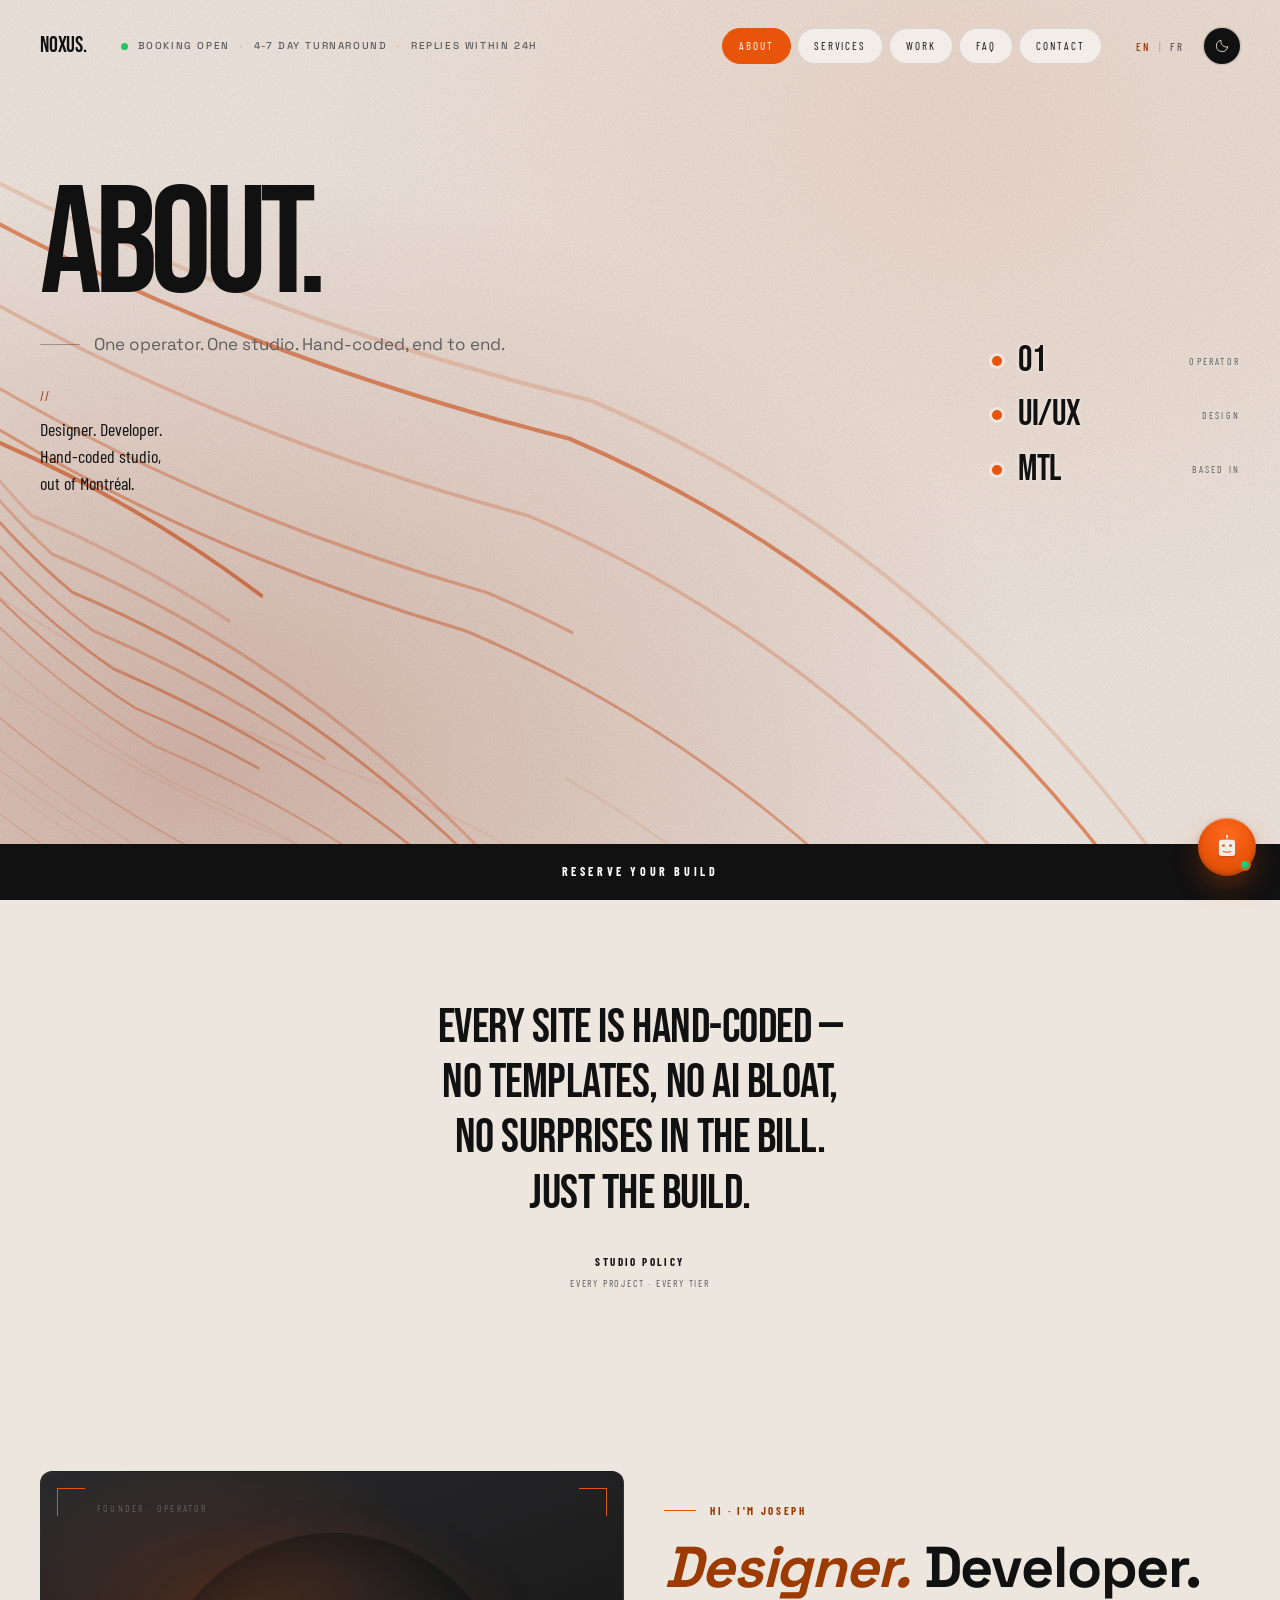
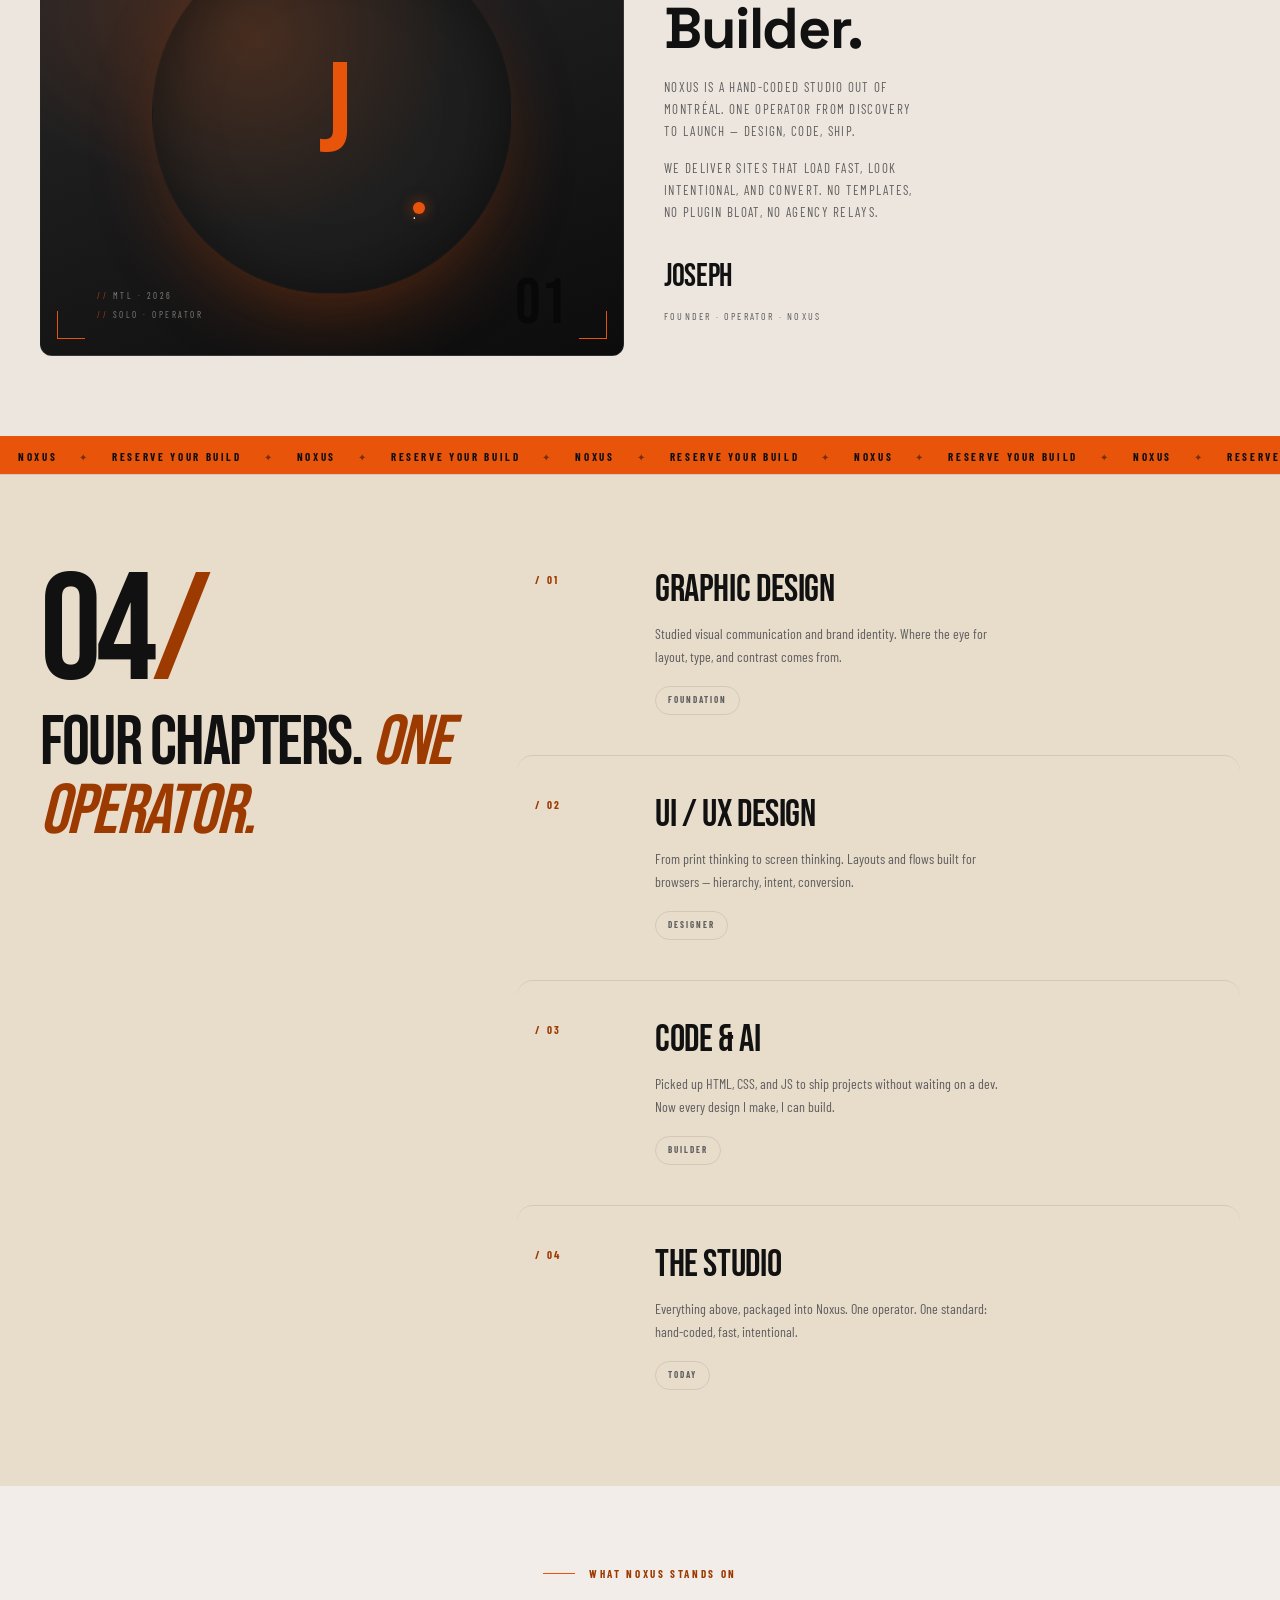
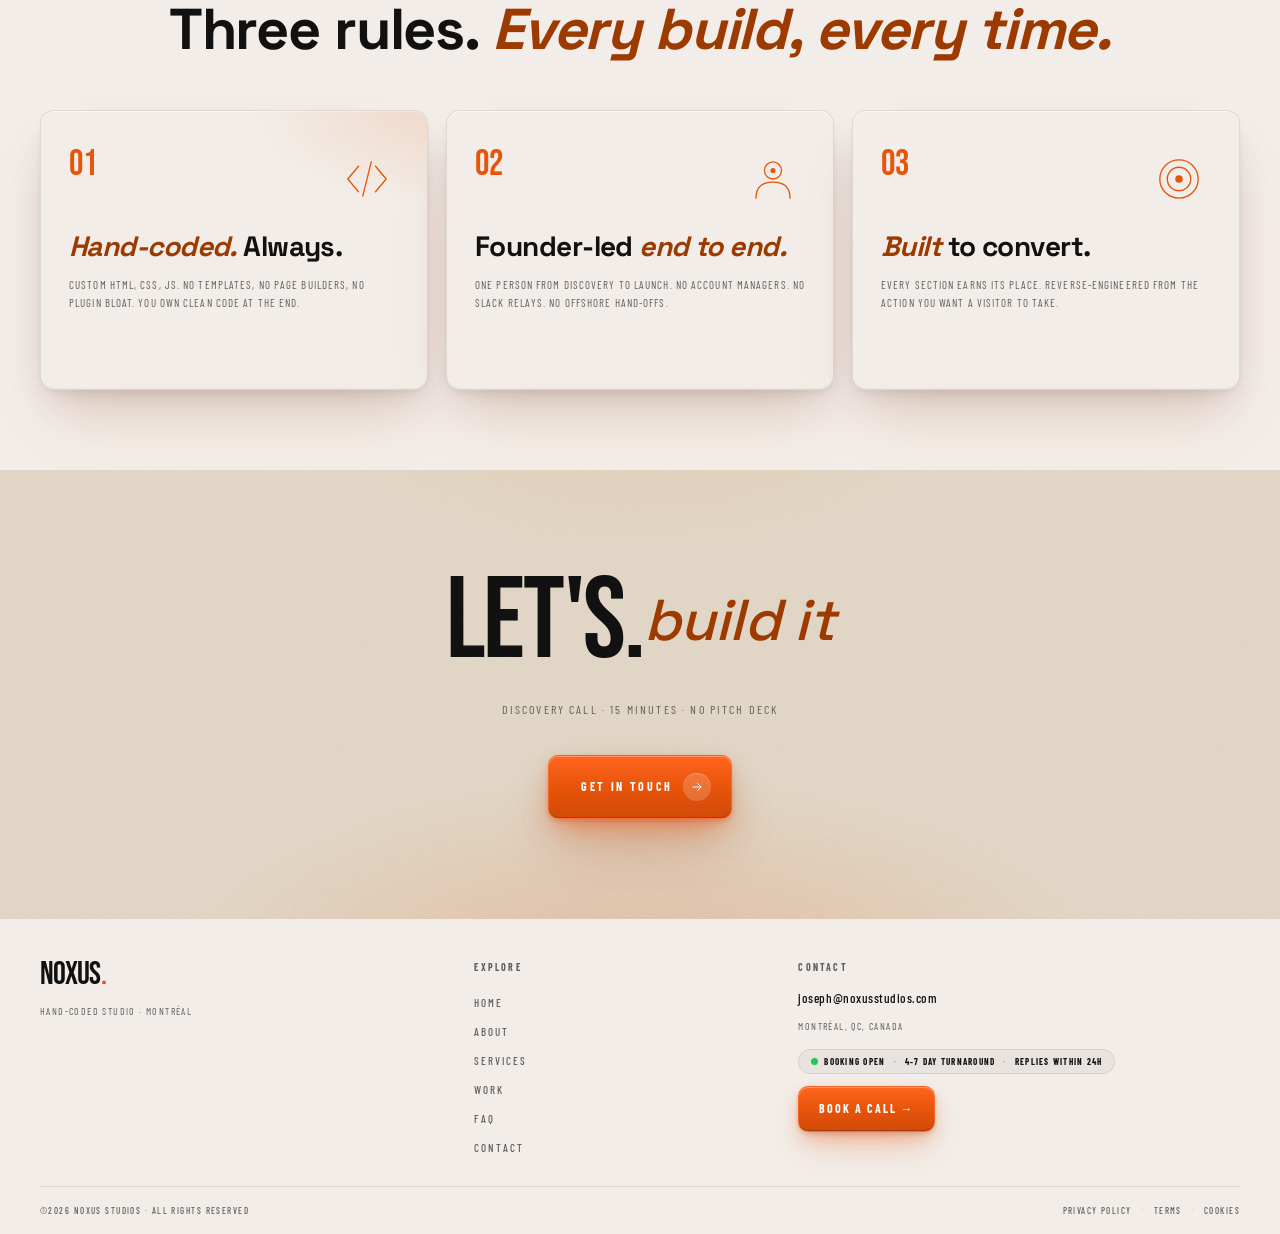
<file: about.html>
<!doctype html>
<html lang="en">
<head>
  <meta charset="utf-8" />
  <meta name="viewport" content="width=device-width, initial-scale=1" />
  <title data-i18n="about.title">About — Noxus</title>
  <meta name="description" data-i18n="about.metaDesc" content="The studio behind Noxus. Founder-led. Montréal-based. Built by Joseph." />
<!-- Open Graph / social previews -->
  <meta property="og:type" content="website">
  <meta property="og:url" content="https://noxusstudios.com/about.html">
  <meta property="og:title" content="About — Noxus">
  <meta property="og:description" content="The studio behind Noxus. Founder-led. Montréal-based. Built by Joseph.">
  <meta property="og:image" content="https://noxusstudios.com/favicon-512.png">
  <meta property="og:site_name" content="Noxus Studios">
  <meta name="twitter:card" content="summary">
  <meta name="twitter:title" content="About — Noxus">
  <meta name="twitter:description" content="The studio behind Noxus. Founder-led. Montréal-based. Built by Joseph.">
  <meta name="twitter:image" content="https://noxusstudios.com/favicon-512.png">


  <!-- Favicons -->
  <link rel="icon" type="image/svg+xml" href="favicon.svg">
  <link rel="icon" type="image/png" sizes="192x192" href="favicon-192.png">
  <link rel="icon" type="image/png" sizes="512x512" href="favicon-512.png">
  <link rel="apple-touch-icon" href="apple-touch-icon.png">

  <link rel="preload" href="fonts/bebas-neue-latin.woff2" as="font" type="font/woff2" crossorigin>

  <link rel="preconnect" href="https://fonts.googleapis.com">
  <link rel="preconnect" href="https://fonts.gstatic.com" crossorigin>
  <link href="https://fonts.googleapis.com/css2?family=Barlow+Condensed:wght@300;400;500;700&family=Space+Grotesk:wght@400;500;700&display=swap" rel="stylesheet">

  <link rel="stylesheet" href="css/base.css?v=2a851968">
  <link rel="stylesheet" href="css/components.css?v=4da7eed1">
  <link rel="stylesheet" href="css/pages/about.css?v=7d09d8a5">
  <link rel="stylesheet" href="css/theme-dark.css?v=db48810c">
  <link rel="stylesheet" href="css/components/chat-widget.css?v=c1739420">
  <script>
    // Apply persisted theme + lang before paint to avoid FOUC.
    (function () {
      try {
        var t = localStorage.getItem('noxus-theme');
        if (t === 'dark') document.documentElement.classList.add('dark');
        var l = localStorage.getItem('noxus-lang');
        if (l === 'fr' || l === 'en') document.documentElement.setAttribute('lang', l);
      } catch (e) {}
    })();
  </script>
</head>
<body>

  <header class="site-nav" id="site-nav">
    <a href="index.html" class="nav-logo">noxus<span class="nav-logo-dot">.</span></a>

    <div class="status-bar" aria-label="Studio availability">
      <span class="status-bar__dot" aria-hidden="true"></span>
      <span data-i18n="common.status.booking">Booking Open</span>
      <span class="status-bar__sep" aria-hidden="true">·</span>
      <span data-i18n="common.status.turnaround">4-7 Day Turnaround</span>
      <span class="status-bar__sep" aria-hidden="true">·</span>
      <span data-i18n="common.status.replies">Replies within 24h</span>
    </div>

    <button class="lang-toggle" id="lang-toggle" type="button">
      <span class="lang-toggle__opt is-active" data-lang="en" data-i18n="common.nav.lang.en">EN</span>
      <span class="lang-toggle__sep" aria-hidden="true">|</span>
      <span class="lang-toggle__opt" data-lang="fr" data-i18n="common.nav.lang.fr">FR</span>
    </button>

    <button class="theme-toggle" id="theme-toggle" type="button"
            aria-label="Switch to dark mode" aria-pressed="false">
      <svg class="theme-toggle-icon theme-toggle-moon" width="16" height="16" viewBox="0 0 24 24"
           fill="none" stroke="currentColor" stroke-width="1.25"
           stroke-linecap="round" stroke-linejoin="round" aria-hidden="true">
        <path d="M20.5 13.5A8.5 8.5 0 0 1 10.5 3.5 8.5 8.5 0 1 0 20.5 13.5Z" />
      </svg>
      <svg class="theme-toggle-icon theme-toggle-sun" width="16" height="16" viewBox="0 0 24 24"
           fill="none" stroke="currentColor" stroke-width="1.25"
           stroke-linecap="round" stroke-linejoin="round" aria-hidden="true">
        <circle cx="12" cy="12" r="3.6" />
        <line x1="12" y1="2.5" x2="12" y2="4.6" />
        <line x1="12" y1="19.4" x2="12" y2="21.5" />
        <line x1="4.7" y1="4.7" x2="6.2" y2="6.2" />
        <line x1="17.8" y1="17.8" x2="19.3" y2="19.3" />
        <line x1="2.5" y1="12" x2="4.6" y2="12" />
        <line x1="19.4" y1="12" x2="21.5" y2="12" />
        <line x1="4.7" y1="19.3" x2="6.2" y2="17.8" />
        <line x1="17.8" y1="6.2" x2="19.3" y2="4.7" />
      </svg>
    </button>

    <nav class="nav-pill is-collapsed" id="nav-pill" aria-label="Main navigation">
      <div class="nav-pill-inner">
        <a href="about.html"    class="nav-pill-link is-active"><span data-i18n="common.nav.about">About</span></a>
        <a href="services.html" class="nav-pill-link"><span data-i18n="common.nav.services">Services</span></a>
        <a href="work.html"     class="nav-pill-link"><span data-i18n="common.nav.work">Work</span></a>
        <a href="faq.html"      class="nav-pill-link"><span data-i18n="common.nav.faq">FAQ</span></a>
        <a href="contact.html"  class="nav-pill-link"><span data-i18n="common.nav.contact">Contact</span></a>
      </div>
      <span class="nav-pill-collapsed-icon" aria-hidden="true">
        <svg width="18" height="18" viewBox="0 0 24 24" fill="none" stroke="currentColor"
             stroke-width="1.25" stroke-linecap="round" stroke-linejoin="round">
          <line x1="4" y1="7"  x2="20" y2="7" />
          <line x1="4" y1="12" x2="20" y2="12" />
          <line x1="4" y1="17" x2="20" y2="17" />
        </svg>
      </span>
    </nav>
  </header>

  <div class="theme-curtain" id="theme-curtain" aria-hidden="true"></div>

  <div class="nav-overlay" id="nav-overlay" aria-hidden="true">
    <button class="nav-overlay-close" id="nav-close" aria-label="Close menu">×</button>
    <nav>
      <a href="index.html"    class="nav-overlay-link" data-i18n="common.nav.home">Home</a>
      <a href="about.html"    class="nav-overlay-link" data-i18n="common.nav.about">About</a>
      <a href="services.html" class="nav-overlay-link" data-i18n="common.nav.services">Services</a>
      <a href="work.html"     class="nav-overlay-link" data-i18n="common.nav.work">Work</a>
      <a href="faq.html"      class="nav-overlay-link" data-i18n="common.nav.faq">FAQ</a>
      <a href="contact.html"  class="nav-overlay-link" data-i18n="common.nav.contact">Contact</a>
    </nav>
  </div>

  <main>
    <!-- ================ HERO ================ -->
    <section class="about-hero has-grain" data-theme="light" style="--grain-opacity: 0.085;">
      <div class="hero-paths" aria-hidden="true"></div>
      <div class="about-hero__inner">
        <div>
          <h1 class="about-hero__title" data-i18n="about.hero.title">ABOUT.</h1>
          <div class="about-hero__sub reveal" style="transition-delay: 280ms">
            <span class="about-hero__rule"></span>
            <span class="about-hero__sub-text" data-i18n="about.hero.subtitle">One operator. One studio. Hand-coded, end to end.</span>
          </div>
          <div class="about-hero__lede-block reveal" style="transition-delay: 400ms">
            <div class="about-hero__double-slash">//</div>
            <p class="about-hero__desc" data-i18n="about.hero.desc" data-i18n-html>
              Designer. Developer.<br>
              Hand-coded studio,<br>
              out of Montréal.
            </p>
          </div>
        </div>
        <div class="about-hero__meta reveal" style="transition-delay: 380ms">
          <ul class="hero-stats">
            <li class="hero-stat">
              <span class="hero-stat__dot" aria-hidden="true"></span>
              <span class="hero-stat__num" data-i18n="about.hero.meta.opNum">01</span>
              <span class="hero-stat__lbl" data-i18n="about.hero.meta.opLbl">Operator</span>
            </li>
            <li class="hero-stat">
              <span class="hero-stat__dot" aria-hidden="true"></span>
              <span class="hero-stat__num" data-i18n="about.hero.meta.dsNum">UI/UX</span>
              <span class="hero-stat__lbl" data-i18n="about.hero.meta.dsLbl">Design</span>
            </li>
            <li class="hero-stat">
              <span class="hero-stat__dot" aria-hidden="true"></span>
              <span class="hero-stat__num" data-i18n="about.hero.meta.mtlNum">MTL</span>
              <span class="hero-stat__lbl" data-i18n="about.hero.meta.mtlLbl">Based in</span>
            </li>
          </ul>
        </div>
      </div>
      <a href="contact.html" class="btn-bar hero-cta-bar" data-i18n="common.reserveBuild">Reserve Your Build</a>
    </section>

    <!-- ================ STUDIO POLICY (pull-quote) ================ -->
    <section class="studio-policy" data-theme="dark">
      <div class="studio-policy__inner reveal reveal--scale">
        <blockquote class="studio-policy__quote" data-i18n="about.policy.quote">
          Every site is hand-coded — no templates, no AI bloat, no surprises in the bill. Just the build.
        </blockquote>
        <div class="studio-policy__attrib">
          <span class="studio-policy__attrib-name" data-i18n="about.policy.attrib.name">Studio policy</span>
          <span class="studio-policy__attrib-role" data-i18n="about.policy.attrib.role">Every project · every tier</span>
        </div>
      </div>
    </section>

    <!-- ================ FOUNDER ================ -->
    <section data-theme="dark" id="founder">
      <div class="founder">
        <div class="founder__visual reveal reveal--scale" style="transition-delay: 0ms">
          <span class="founder__visual-corner founder__visual-corner--tl" aria-hidden="true"></span>
          <span class="founder__visual-corner founder__visual-corner--tr" aria-hidden="true"></span>
          <span class="founder__visual-corner founder__visual-corner--bl" aria-hidden="true"></span>
          <span class="founder__visual-corner founder__visual-corner--br" aria-hidden="true"></span>
          <span class="founder__visual-tag" data-i18n="about.founder.visualTag">Founder · Operator</span>
          <div class="founder__photo-placeholder">
            <span class="founder__photo-letter">J</span>
            <span class="founder__photo-mark" aria-hidden="true">.</span>
          </div>
          <span class="founder__visual-no">01</span>
          <span class="founder__visual-meta" aria-hidden="true">
            <span class="founder__visual-meta-row">MTL · 2026</span>
            <span class="founder__visual-meta-row">SOLO · OPERATOR</span>
          </span>
        </div>

        <div class="founder__copy reveal reveal--rise" style="transition-delay: 80ms">
          <div class="founder__eyebrow" data-i18n="about.founder.eyebrow">Hi · I'm Joseph</div>
          <h2 class="founder__title">
            <span class="founder__title-orange" data-i18n="about.founder.titleOrange">Designer.</span>
            <span class="founder__title-white" data-i18n="about.founder.titleWhite">Developer. Builder.</span>
          </h2>
          <div class="founder__body">
            <p data-i18n="about.founder.body1">
              Noxus is a hand-coded studio out of Montréal. One operator from discovery to launch — design, code, ship.
            </p>
            <p data-i18n="about.founder.body2">
              We deliver sites that load fast, look intentional, and convert. No templates, no plugin bloat, no agency relays.
            </p>
          </div>
          <div class="founder__sig">
            <span data-i18n="about.founder.sigName">Joseph</span>
            <small data-i18n="about.founder.sigRole">Founder · Operator · Noxus</small>
          </div>
        </div>
      </div>
    </section>

    <!-- ================ TICKER ================ -->
    <div class="ticker-strip" aria-hidden="true">
      <div class="ticker-track">
        <span class="tw" data-i18n="common.ticker.noxus">NOXUS</span><span class="ts">✦</span>
        <span class="tw" data-i18n="common.ticker.reserve">RESERVE YOUR BUILD</span><span class="ts">✦</span>
        <span class="tw" data-i18n="common.ticker.noxus">NOXUS</span><span class="ts">✦</span>
        <span class="tw" data-i18n="common.ticker.reserve">RESERVE YOUR BUILD</span><span class="ts">✦</span>
        <span class="tw" data-i18n="common.ticker.noxus">NOXUS</span><span class="ts">✦</span>
        <span class="tw" data-i18n="common.ticker.reserve">RESERVE YOUR BUILD</span><span class="ts">✦</span>
        <span class="tw" data-i18n="common.ticker.noxus">NOXUS</span><span class="ts">✦</span>
        <span class="tw" data-i18n="common.ticker.reserve">RESERVE YOUR BUILD</span><span class="ts">✦</span>
        <span class="tw" data-i18n="common.ticker.noxus">NOXUS</span><span class="ts">✦</span>
        <span class="tw" data-i18n="common.ticker.reserve">RESERVE YOUR BUILD</span><span class="ts">✦</span>
        <span class="tw" data-i18n="common.ticker.noxus">NOXUS</span><span class="ts">✦</span>
        <span class="tw" data-i18n="common.ticker.reserve">RESERVE YOUR BUILD</span><span class="ts">✦</span>
      </div>
    </div>

    <!-- ================ TIMELINE — four chapters (disciplines-style layout) ================ -->
    <section class="timeline" data-theme="light" id="timeline">
      <div class="timeline__layout">
        <div class="timeline__intro">
          <div class="timeline__num reveal">04<em>/</em></div>
          <h2 class="timeline__heading reveal reveal--rise" style="transition-delay: 80ms" data-i18n="about.timeline.heading" data-i18n-html>
            Four chapters. <em>One operator.</em>
          </h2>
        </div>

        <div class="timeline__list">
          <article class="timeline__item spotlight reveal reveal--rise" data-spotlight style="transition-delay: 0ms">
            <div class="timeline__item-marker">
              <span class="timeline__item-num" data-i18n="about.timeline.item1.year">/ 01</span>
            </div>
            <div class="timeline__item-content">
              <h3 class="timeline__item-name" data-i18n="about.timeline.item1.name">Graphic Design</h3>
              <p class="timeline__item-desc" data-i18n="about.timeline.item1.desc">Studied visual communication and brand identity. Where the eye for layout, type, and contrast comes from.</p>
              <div class="timeline__item-tags">
                <span class="timeline__item-tag" data-i18n="about.timeline.item1.tag">Foundation</span>
              </div>
            </div>
          </article>

          <article class="timeline__item spotlight reveal reveal--rise" data-spotlight style="transition-delay: 100ms">
            <div class="timeline__item-marker">
              <span class="timeline__item-num" data-i18n="about.timeline.item2.year">/ 02</span>
            </div>
            <div class="timeline__item-content">
              <h3 class="timeline__item-name" data-i18n="about.timeline.item2.name">UI / UX Design</h3>
              <p class="timeline__item-desc" data-i18n="about.timeline.item2.desc">From print thinking to screen thinking. Layouts and flows built for browsers — hierarchy, intent, conversion.</p>
              <div class="timeline__item-tags">
                <span class="timeline__item-tag" data-i18n="about.timeline.item2.tag">Designer</span>
              </div>
            </div>
          </article>

          <article class="timeline__item spotlight reveal reveal--rise" data-spotlight style="transition-delay: 200ms">
            <div class="timeline__item-marker">
              <span class="timeline__item-num" data-i18n="about.timeline.item3.year">/ 03</span>
            </div>
            <div class="timeline__item-content">
              <h3 class="timeline__item-name" data-i18n="about.timeline.item3.name">Code &amp; AI</h3>
              <p class="timeline__item-desc" data-i18n="about.timeline.item3.desc">Picked up HTML, CSS, and JS to ship projects without waiting on a dev. Now every design I make, I can build.</p>
              <div class="timeline__item-tags">
                <span class="timeline__item-tag" data-i18n="about.timeline.item3.tag">Builder</span>
              </div>
            </div>
          </article>

          <article class="timeline__item spotlight reveal reveal--rise" data-spotlight style="transition-delay: 300ms">
            <div class="timeline__item-marker">
              <span class="timeline__item-num" data-i18n="about.timeline.item4.year">/ 04</span>
            </div>
            <div class="timeline__item-content">
              <h3 class="timeline__item-name" data-i18n="about.timeline.item4.name">The Studio</h3>
              <p class="timeline__item-desc" data-i18n="about.timeline.item4.desc">Everything above, packaged into Noxus. One operator. One standard: hand-coded, fast, intentional.</p>
              <div class="timeline__item-tags">
                <span class="timeline__item-tag" data-i18n="about.timeline.item4.tag">Today</span>
              </div>
            </div>
          </article>
        </div>
      </div>
    </section>

    <!-- ================ VALUES — Three rules ================ -->
    <section class="values" data-theme="light" id="values">
      <div class="values__top">
        <div class="values__eyebrow" data-i18n="about.values.eyebrow">What Noxus stands on</div>
        <h2 class="values__heading" data-i18n="about.values.heading" data-i18n-html>
          Three rules. <em>Every build, every time.</em>
        </h2>
      </div>

      <div class="values__grid">
        <article class="values__card depth-card values__card--1 reveal reveal--scale" data-spotlight style="transition-delay: 0ms">
          <div class="values__card-head">
            <div class="values__card-num">01</div>
            <div class="values__card-illus" aria-hidden="true">
              <svg viewBox="0 0 60 60" fill="none" stroke="currentColor" stroke-width="1.25">
                <path d="M22 18 L12 30 L22 42" stroke-linecap="round" stroke-linejoin="round"/>
                <path d="M38 18 L48 30 L38 42" stroke-linecap="round" stroke-linejoin="round"/>
                <line x1="34" y1="14" x2="26" y2="46" stroke-linecap="round"/>
              </svg>
            </div>
          </div>
          <h3 class="values__card-name" data-i18n="about.values.card1.name" data-i18n-html><em>Hand-coded.</em> Always.</h3>
          <p class="values__card-desc" data-i18n="about.values.card1.desc">Custom HTML, CSS, JS. No templates, no page builders, no plugin bloat. You own clean code at the end.</p>
        </article>

        <article class="values__card depth-card values__card--2 reveal reveal--scale" data-spotlight style="transition-delay: 80ms">
          <div class="values__card-head">
            <div class="values__card-num">02</div>
            <div class="values__card-illus" aria-hidden="true">
              <svg viewBox="0 0 60 60" fill="none" stroke="currentColor" stroke-width="1.25">
                <circle cx="30" cy="22" r="8"/>
                <path d="M14 48 C 14 38, 20 33, 30 33 C 40 33, 46 38, 46 48" stroke-linecap="round"/>
                <circle cx="30" cy="22" r="2.4" fill="currentColor" stroke="none"/>
              </svg>
            </div>
          </div>
          <h3 class="values__card-name" data-i18n="about.values.card2.name" data-i18n-html>Founder-led <em>end to end.</em></h3>
          <p class="values__card-desc" data-i18n="about.values.card2.desc">One person from discovery to launch. No account managers. No Slack relays. No offshore hand-offs.</p>
        </article>

        <article class="values__card depth-card values__card--3 reveal reveal--scale" data-spotlight style="transition-delay: 160ms">
          <div class="values__card-head">
            <div class="values__card-num">03</div>
            <div class="values__card-illus" aria-hidden="true">
              <svg viewBox="0 0 60 60" fill="none" stroke="currentColor" stroke-width="1.25">
                <circle cx="30" cy="30" r="18"/>
                <circle cx="30" cy="30" r="11"/>
                <circle cx="30" cy="30" r="3.5" fill="currentColor" stroke="none"/>
              </svg>
            </div>
          </div>
          <h3 class="values__card-name" data-i18n="about.values.card3.name" data-i18n-html><em>Built</em> to convert.</h3>
          <p class="values__card-desc" data-i18n="about.values.card3.desc">Every section earns its place. Reverse-engineered from the action you want a visitor to take.</p>
        </article>
      </div>
    </section>

    <!-- ================ CTA ================ -->
    <section class="about-cta cta-band" data-theme="dark" id="cta">
      <h2 class="about-cta__title reveal" data-i18n="about.cta.title" data-i18n-html>
        Let's.<em>build it</em>
      </h2>
      <p class="about-cta__sub reveal" style="transition-delay: 120ms" data-i18n="about.cta.sub">
        Discovery call · 15 minutes · No pitch deck
      </p>
      <a href="contact.html" class="btn-primary cta-band__btn reveal" style="transition-delay: 240ms">
        <span data-i18n="about.cta.btn">Get In Touch</span>
        <span class="cta-band__arrow" aria-hidden="true">
          <svg viewBox="0 0 24 24" width="14" height="14" fill="none" stroke="currentColor" stroke-width="1.7" stroke-linecap="round" stroke-linejoin="round"><line x1="5" y1="12" x2="19" y2="12"/><polyline points="13 6 19 12 13 18"/></svg>
        </span>
      </a>
    </section>
  </main>

  <footer data-theme="light">
    <div class="footer-grid">
      <div class="footer-col footer-col--brand">
        <a href="index.html" class="footer-brand">noxus<span class="footer-brand-dot">.</span></a>
        <p class="footer-tagline" data-i18n="common.footer.tagline">
          Hand-coded studio · Montréal
        </p>
      </div>

      <div class="footer-col footer-col--nav">
        <span class="footer-col-title" data-i18n="common.footer.colTitle.explore">Explore</span>
        <ul class="footer-nav-list">
          <li><a href="index.html"    data-i18n="common.nav.home">Home</a></li>
          <li><a href="about.html"    data-i18n="common.nav.about">About</a></li>
          <li><a href="services.html" data-i18n="common.nav.services">Services</a></li>
          <li><a href="work.html"     data-i18n="common.nav.work">Work</a></li>
          <li><a href="faq.html"      data-i18n="common.nav.faq">FAQ</a></li>
          <li><a href="contact.html"  data-i18n="common.nav.contact">Contact</a></li>
        </ul>
      </div>

      <div class="footer-col footer-col--contact">
        <span class="footer-col-title" data-i18n="common.footer.colTitle.contact">Contact</span>
        <a class="footer-contact-link" href="mailto:joseph@noxusstudios.com">joseph@noxusstudios.com</a>
        <span class="footer-contact-loc" data-i18n="common.footer.location">Montréal, QC, Canada</span>
        <div class="footer-status-row">
          <span class="footer-status-dot" aria-hidden="true"></span>
          <span data-i18n="common.footer.status.bookingOpen">Booking Open</span>
          <span class="footer-status-sep" aria-hidden="true">·</span>
          <span data-i18n="common.status.turnaround">4-7 Day Turnaround</span>
          <span class="footer-status-sep" aria-hidden="true">·</span>
          <span data-i18n="common.status.replies">Replies within 24h</span>
        </div>
        <a class="footer-contact-cta" href="https://calendly.com/noxusstudios/30min" target="_blank" rel="noopener noreferrer" data-magnetic>
          <span data-i18n="common.footer.cta">Book a call →</span>
        </a>
      </div>
    </div>

    <div class="footer-meta">
      <span class="footer-meta-text" data-i18n="common.footer.copyright">©2026 Noxus Studios · All rights reserved</span>
      <span class="footer-meta-links">
        <a class="footer-meta-text footer-meta-link" href="privacy.html" data-i18n="common.footer.privacy">Privacy Policy</a>
        <span class="footer-meta-sep" aria-hidden="true">·</span>
        <a class="footer-meta-text footer-meta-link" href="terms.html" data-i18n="common.footer.terms">Terms</a>
        <span class="footer-meta-sep" aria-hidden="true">·</span>
        <a class="footer-meta-text footer-meta-link" href="cookies.html" data-i18n="common.footer.cookies">Cookies</a>
      </span>
    </div>
  </footer>

  <script src="js/translations.js?v=cb5580d6" defer></script>
  <script src="js/i18n.js?v=adf37e55" defer></script>
  <script src="js/nav.js?v=b0d0756e" defer></script>
  <script src="js/animations.js?v=338cf70c" defer></script>
  <script src="js/hero-paths.js?v=ef1c28f0" defer></script>
  <script src="js/theme-toggle.js?v=25b3de7f" defer></script>
  <script src="js/chat-widget.js?v=458e7e56" defer></script>
  <script src="js/hover-spotlight.js?v=e9bec509" defer></script>
  <script src="js/magnetic.js?v=a65b26f4" defer></script>
  <script src="js/title-reveal.js?v=90133111" defer></script>
</body>
</html>
</file>
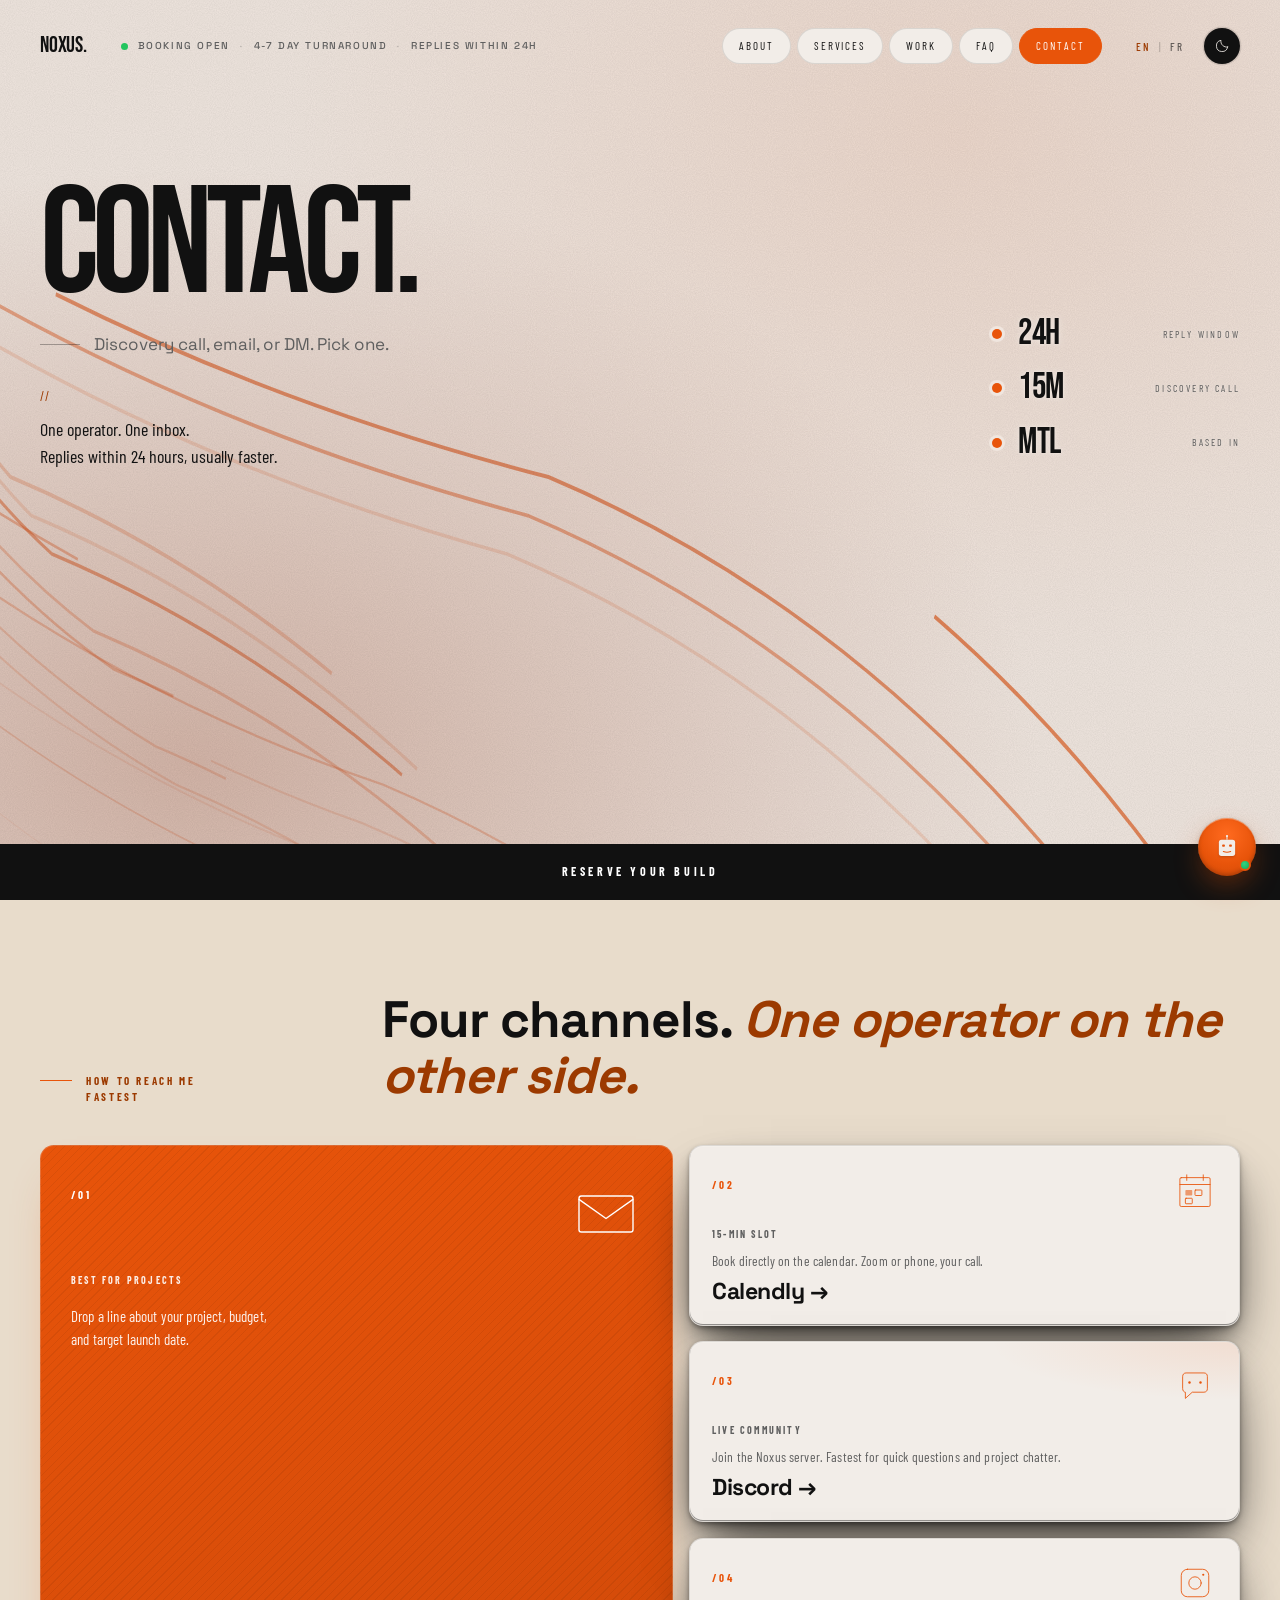
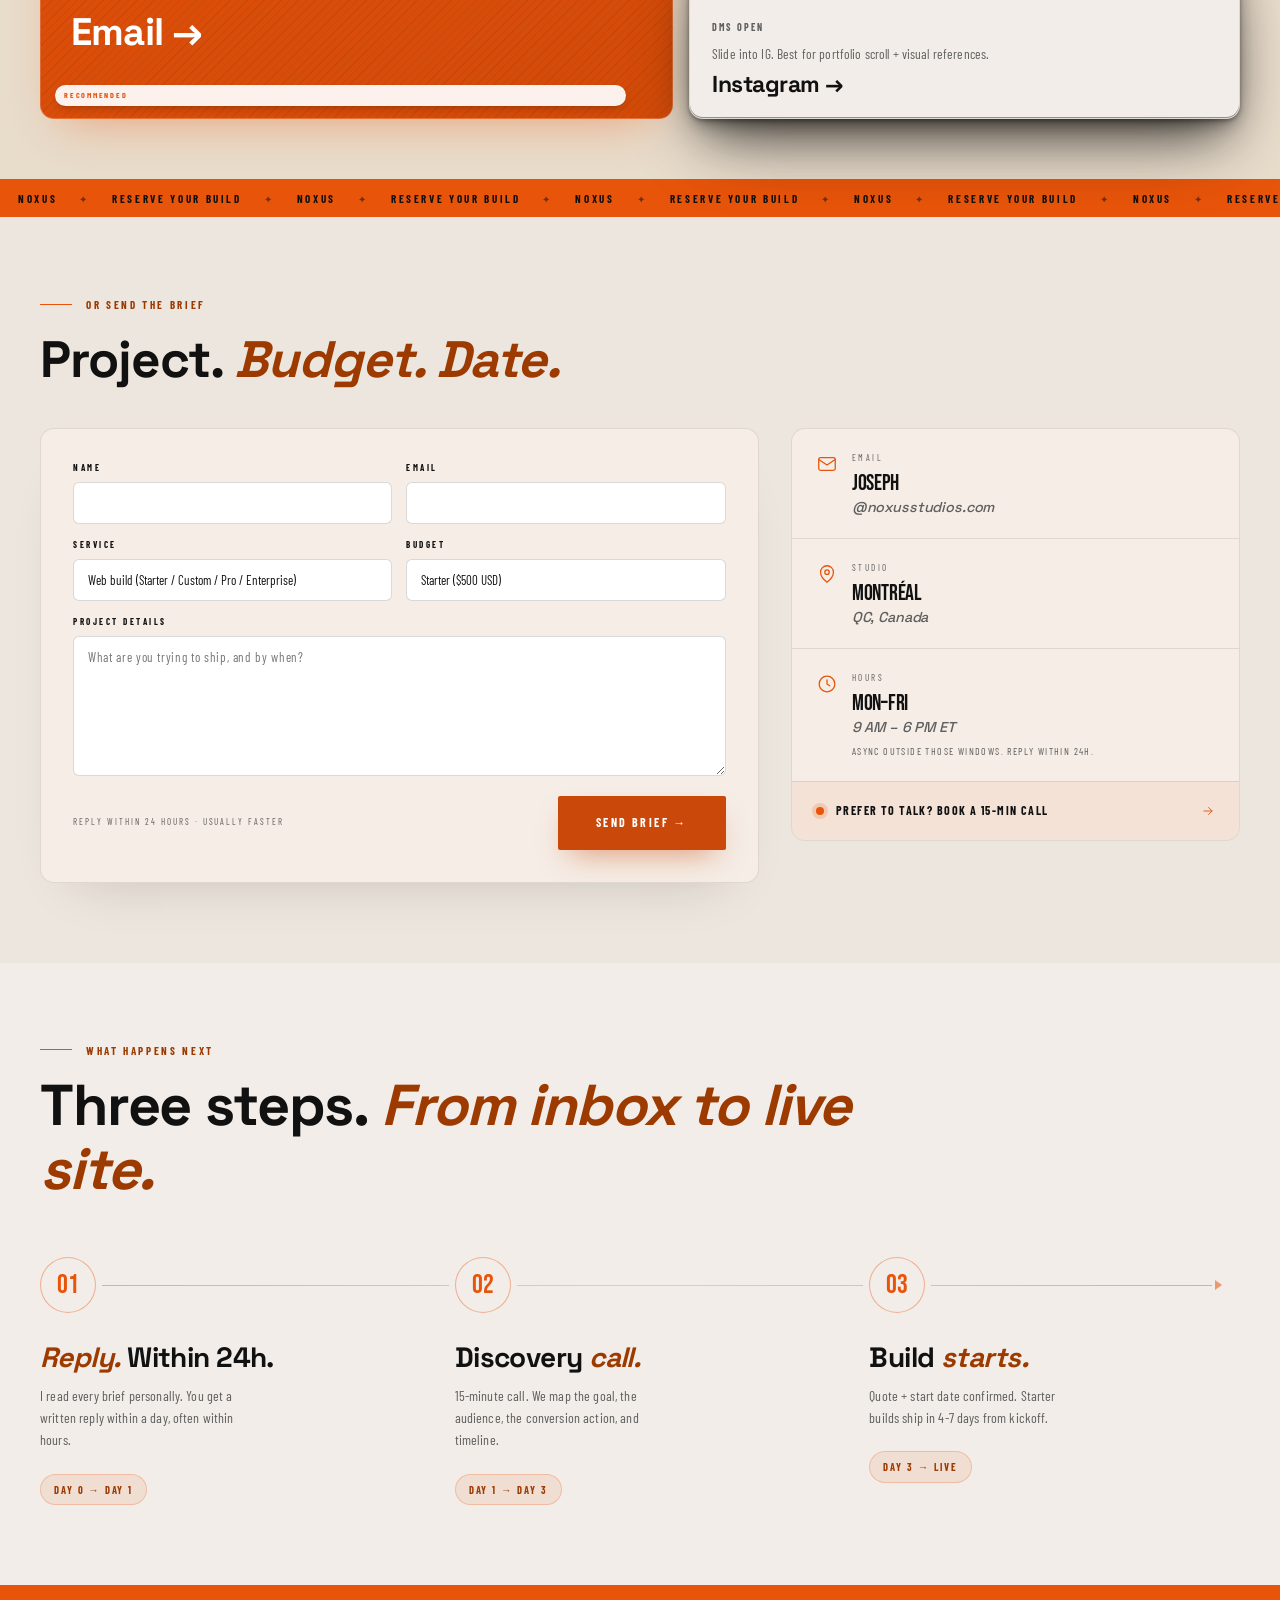
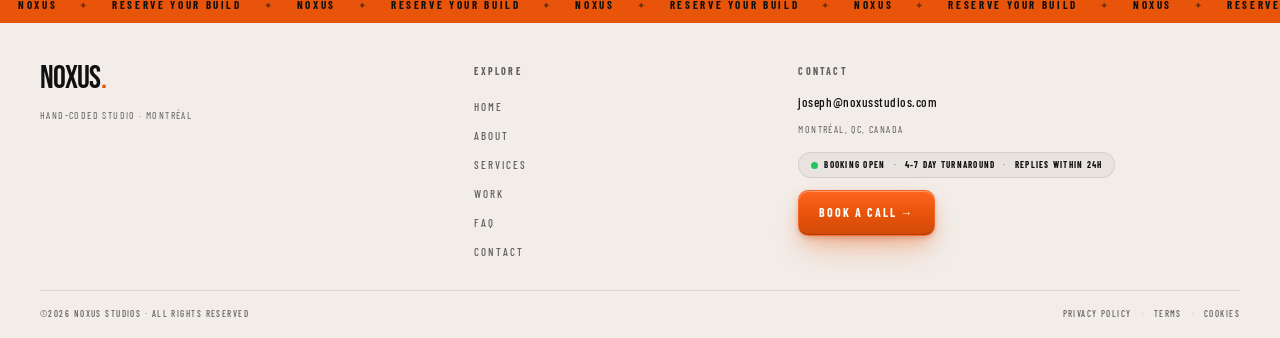
<file: contact.html>
<!doctype html>
<html lang="en">
<head>
  <meta charset="utf-8" />
  <meta name="viewport" content="width=device-width, initial-scale=1" />
  <title data-i18n="contact.title">Contact — Noxus</title>
  <meta name="description" data-i18n="contact.metaDesc" content="Get in touch with Noxus. Email, Calendly, Discord, or Instagram. Replies within 24 hours." />
<!-- Open Graph / social previews -->
  <meta property="og:type" content="website">
  <meta property="og:url" content="https://noxusstudios.com/contact.html">
  <meta property="og:title" content="Contact — Noxus">
  <meta property="og:description" content="Get in touch with Noxus. Email, Calendly, Discord, or Instagram. Replies within 24 hours.">
  <meta property="og:image" content="https://noxusstudios.com/favicon-512.png">
  <meta property="og:site_name" content="Noxus Studios">
  <meta name="twitter:card" content="summary">
  <meta name="twitter:title" content="Contact — Noxus">
  <meta name="twitter:description" content="Get in touch with Noxus. Email, Calendly, Discord, or Instagram. Replies within 24 hours.">
  <meta name="twitter:image" content="https://noxusstudios.com/favicon-512.png">


  <!-- Favicons -->
  <link rel="icon" type="image/svg+xml" href="favicon.svg">
  <link rel="icon" type="image/png" sizes="192x192" href="favicon-192.png">
  <link rel="icon" type="image/png" sizes="512x512" href="favicon-512.png">
  <link rel="apple-touch-icon" href="apple-touch-icon.png">

  <link rel="preload" href="fonts/bebas-neue-latin.woff2" as="font" type="font/woff2" crossorigin>

  <link rel="preconnect" href="https://fonts.googleapis.com">
  <link rel="preconnect" href="https://fonts.gstatic.com" crossorigin>
  <link href="https://fonts.googleapis.com/css2?family=Barlow+Condensed:wght@300;400;500;700&family=Space+Grotesk:wght@400;500;700&display=swap" rel="stylesheet">

  <link rel="stylesheet" href="css/base.css?v=2a851968">
  <link rel="stylesheet" href="css/components.css?v=4da7eed1">
  <link rel="stylesheet" href="css/pages/contact.css?v=89dacfb5">
  <link rel="stylesheet" href="css/theme-dark.css?v=db48810c">
  <link rel="stylesheet" href="css/components/chat-widget.css?v=c1739420">
  <script>
    // Apply persisted theme + lang before paint to avoid FOUC.
    (function () {
      try {
        var t = localStorage.getItem('noxus-theme');
        if (t === 'dark') document.documentElement.classList.add('dark');
        var l = localStorage.getItem('noxus-lang');
        if (l === 'fr' || l === 'en') document.documentElement.setAttribute('lang', l);
      } catch (e) {}
    })();
  </script>
</head>
<body>

  <header class="site-nav" id="site-nav">
    <a href="index.html" class="nav-logo">noxus<span class="nav-logo-dot">.</span></a>

    <div class="status-bar" aria-label="Studio availability">
      <span class="status-bar__dot" aria-hidden="true"></span>
      <span data-i18n="common.status.booking">Booking Open</span>
      <span class="status-bar__sep" aria-hidden="true">·</span>
      <span data-i18n="common.status.turnaround">4-7 Day Turnaround</span>
      <span class="status-bar__sep" aria-hidden="true">·</span>
      <span data-i18n="common.status.replies">Replies within 24h</span>
    </div>

    <button class="lang-toggle" id="lang-toggle" type="button">
      <span class="lang-toggle__opt is-active" data-lang="en" data-i18n="common.nav.lang.en">EN</span>
      <span class="lang-toggle__sep" aria-hidden="true">|</span>
      <span class="lang-toggle__opt" data-lang="fr" data-i18n="common.nav.lang.fr">FR</span>
    </button>

    <button class="theme-toggle" id="theme-toggle" type="button"
            aria-label="Switch to dark mode" aria-pressed="false">
      <svg class="theme-toggle-icon theme-toggle-moon" width="16" height="16" viewBox="0 0 24 24"
           fill="none" stroke="currentColor" stroke-width="1.25"
           stroke-linecap="round" stroke-linejoin="round" aria-hidden="true">
        <path d="M20.5 13.5A8.5 8.5 0 0 1 10.5 3.5 8.5 8.5 0 1 0 20.5 13.5Z" />
      </svg>
      <svg class="theme-toggle-icon theme-toggle-sun" width="16" height="16" viewBox="0 0 24 24"
           fill="none" stroke="currentColor" stroke-width="1.25"
           stroke-linecap="round" stroke-linejoin="round" aria-hidden="true">
        <circle cx="12" cy="12" r="3.6" />
        <line x1="12" y1="2.5" x2="12" y2="4.6" />
        <line x1="12" y1="19.4" x2="12" y2="21.5" />
        <line x1="4.7" y1="4.7" x2="6.2" y2="6.2" />
        <line x1="17.8" y1="17.8" x2="19.3" y2="19.3" />
        <line x1="2.5" y1="12" x2="4.6" y2="12" />
        <line x1="19.4" y1="12" x2="21.5" y2="12" />
        <line x1="4.7" y1="19.3" x2="6.2" y2="17.8" />
        <line x1="17.8" y1="6.2" x2="19.3" y2="4.7" />
      </svg>
    </button>

    <nav class="nav-pill is-collapsed" id="nav-pill" aria-label="Main navigation">
      <div class="nav-pill-inner">
        <a href="about.html"    class="nav-pill-link"><span data-i18n="common.nav.about">About</span></a>
        <a href="services.html" class="nav-pill-link"><span data-i18n="common.nav.services">Services</span></a>
        <a href="work.html"     class="nav-pill-link"><span data-i18n="common.nav.work">Work</span></a>
        <a href="faq.html"      class="nav-pill-link"><span data-i18n="common.nav.faq">FAQ</span></a>
        <a href="contact.html"  class="nav-pill-link is-active"><span data-i18n="common.nav.contact">Contact</span></a>
      </div>
      <span class="nav-pill-collapsed-icon" aria-hidden="true">
        <svg width="18" height="18" viewBox="0 0 24 24" fill="none" stroke="currentColor"
             stroke-width="1.25" stroke-linecap="round" stroke-linejoin="round">
          <line x1="4" y1="7"  x2="20" y2="7" />
          <line x1="4" y1="12" x2="20" y2="12" />
          <line x1="4" y1="17" x2="20" y2="17" />
        </svg>
      </span>
    </nav>
  </header>

  <div class="theme-curtain" id="theme-curtain" aria-hidden="true"></div>

  <div class="nav-overlay" id="nav-overlay" aria-hidden="true">
    <button class="nav-overlay-close" id="nav-close" aria-label="Close menu">×</button>
    <nav>
      <a href="index.html"    class="nav-overlay-link" data-i18n="common.nav.home">Home</a>
      <a href="about.html"    class="nav-overlay-link" data-i18n="common.nav.about">About</a>
      <a href="services.html" class="nav-overlay-link" data-i18n="common.nav.services">Services</a>
      <a href="work.html"     class="nav-overlay-link" data-i18n="common.nav.work">Work</a>
      <a href="faq.html"      class="nav-overlay-link" data-i18n="common.nav.faq">FAQ</a>
      <a href="contact.html"  class="nav-overlay-link" data-i18n="common.nav.contact">Contact</a>
    </nav>
  </div>

  <main>
    <!-- ================ HERO ================ -->
    <section class="contact-hero has-grain" data-theme="light" style="--grain-opacity: 0.085;">
      <div class="hero-paths" aria-hidden="true"></div>
      <div class="contact-hero__inner">
        <div>
          <h1 class="contact-hero__title" data-i18n="contact.hero.title">CONTACT.</h1>
          <div class="contact-hero__sub reveal" style="transition-delay: 280ms">
            <span class="contact-hero__rule"></span>
            <span class="contact-hero__sub-text" data-i18n="contact.hero.subtitle">Discovery call, email, or DM. Pick one.</span>
          </div>
          <div class="contact-hero__lede-block reveal" style="transition-delay: 400ms">
            <div class="contact-hero__double-slash">//</div>
            <p class="contact-hero__desc" data-i18n="contact.hero.desc" data-i18n-html>
              One operator. One inbox.<br>
              Replies within 24 hours, usually faster.
            </p>
          </div>
        </div>
        <div class="contact-hero__meta reveal" style="transition-delay: 380ms">
          <ul class="hero-stats">
            <li class="hero-stat">
              <span class="hero-stat__dot" aria-hidden="true"></span>
              <span class="hero-stat__num" data-i18n="contact.hero.meta.replyNum">24h</span>
              <span class="hero-stat__lbl" data-i18n="contact.hero.meta.replyLbl">Reply window</span>
            </li>
            <li class="hero-stat">
              <span class="hero-stat__dot" aria-hidden="true"></span>
              <span class="hero-stat__num" data-i18n="contact.hero.meta.callNum">15m</span>
              <span class="hero-stat__lbl" data-i18n="contact.hero.meta.callLbl">Discovery call</span>
            </li>
            <li class="hero-stat">
              <span class="hero-stat__dot" aria-hidden="true"></span>
              <span class="hero-stat__num" data-i18n="contact.hero.meta.langNum">MTL</span>
              <span class="hero-stat__lbl" data-i18n="contact.hero.meta.langLbl">Based in</span>
            </li>
          </ul>
        </div>
      </div>
      <a href="#form" class="btn-bar hero-cta-bar" data-i18n="common.reserveBuild">Reserve Your Build</a>
    </section>

    <!-- ================ METHODS ================ -->
    <section class="methods" data-theme="dark" id="methods">
      <div class="methods__top">
        <div class="methods__eyebrow" data-i18n="contact.methods.eyebrow" data-i18n-html>How to reach me<br>fastest</div>
        <h2 class="methods__heading" data-i18n="contact.methods.heading" data-i18n-html>
          Four channels. <em>One operator on the other side.</em>
        </h2>
      </div>

      <div class="methods__grid">
        <a href="mailto:joseph@noxusstudios.com" class="methods__card depth-card methods__card--1 is-orange is-featured" data-spotlight>
          <div class="methods__card-head">
            <div class="methods__card-num">/01</div>
            <div class="methods__card-illus" aria-hidden="true">
              <svg viewBox="0 0 64 64" fill="none" stroke="currentColor" stroke-width="1.25" stroke-linecap="round" stroke-linejoin="round">
                <rect x="8" y="16" width="48" height="32" rx="2"/>
                <path d="M8 19 L32 36 L56 19"/>
              </svg>
            </div>
          </div>
          <div class="methods__card-eyebrow" data-i18n="contact.methods.email.eyebrow">Best for projects</div>
          <p class="methods__card-desc" data-i18n="contact.methods.email.desc">
            Drop a line about your project, budget, and target launch date.
          </p>
          <div class="methods__card-name" data-i18n="contact.methods.email.name">Email →</div>
          <span class="methods__card-badge" data-i18n="contact.methods.email.badge">Recommended</span>
        </a>

        <a href="https://calendly.com/noxusstudios/30min" target="_blank" rel="noopener noreferrer" class="methods__card depth-card methods__card--2" data-spotlight>
          <div class="methods__card-head">
            <div class="methods__card-num">/02</div>
            <div class="methods__card-illus" aria-hidden="true">
              <svg viewBox="0 0 64 64" fill="none" stroke="currentColor" stroke-width="1.25" stroke-linecap="round" stroke-linejoin="round">
                <rect x="10" y="14" width="44" height="42" rx="2"/>
                <line x1="10" y1="24" x2="54" y2="24"/>
                <line x1="20" y1="10" x2="20" y2="18"/>
                <line x1="44" y1="10" x2="44" y2="18"/>
                <rect x="18" y="32" width="10" height="8" rx="1" fill="currentColor" stroke="none" opacity="0.55"/>
                <rect x="32" y="32" width="10" height="8" rx="1"/>
                <rect x="18" y="44" width="10" height="8" rx="1"/>
              </svg>
            </div>
          </div>
          <div class="methods__card-eyebrow" data-i18n="contact.methods.cal.eyebrow">15-min slot</div>
          <p class="methods__card-desc" data-i18n="contact.methods.cal.desc">
            Book directly on the calendar. Zoom or phone, your call.
          </p>
          <div class="methods__card-name" data-i18n="contact.methods.cal.name">Calendly →</div>
        </a>

        <a href="#" class="methods__card depth-card methods__card--3" data-spotlight>
          <div class="methods__card-head">
            <div class="methods__card-num">/03</div>
            <div class="methods__card-illus" aria-hidden="true">
              <svg viewBox="0 0 64 64" fill="none" stroke="currentColor" stroke-width="1.25" stroke-linecap="round" stroke-linejoin="round">
                <path d="M14 18 C 14 15, 16 13, 19 13 L 45 13 C 48 13, 50 15, 50 18 L 50 36 C 50 39, 48 41, 45 41 L 28 41 L 18 50 L 18 41 C 16 41, 14 39, 14 36 Z"/>
                <circle cx="24" cy="27" r="1.8" fill="currentColor" stroke="none"/>
                <circle cx="40" cy="27" r="1.8" fill="currentColor" stroke="none"/>
              </svg>
            </div>
          </div>
          <div class="methods__card-eyebrow" data-i18n="contact.methods.dc.eyebrow">Live community</div>
          <p class="methods__card-desc" data-i18n="contact.methods.dc.desc">
            Join the Noxus server. Fastest for quick questions and project chatter.
          </p>
          <div class="methods__card-name" data-i18n="contact.methods.dc.name">Discord →</div>
        </a>

        <a href="#" class="methods__card depth-card methods__card--4" data-spotlight>
          <div class="methods__card-head">
            <div class="methods__card-num">/04</div>
            <div class="methods__card-illus" aria-hidden="true">
              <svg viewBox="0 0 64 64" fill="none" stroke="currentColor" stroke-width="1.25" stroke-linecap="round" stroke-linejoin="round">
                <rect x="12" y="12" width="40" height="40" rx="9"/>
                <circle cx="32" cy="32" r="9"/>
                <circle cx="44" cy="20" r="1.6" fill="currentColor" stroke="none"/>
              </svg>
            </div>
          </div>
          <div class="methods__card-eyebrow" data-i18n="contact.methods.ig.eyebrow">DMs open</div>
          <p class="methods__card-desc" data-i18n="contact.methods.ig.desc">
            Slide into IG. Best for portfolio scroll + visual references.
          </p>
          <div class="methods__card-name" data-i18n="contact.methods.ig.name">Instagram →</div>
        </a>
      </div>
    </section>

    <!-- ================ TICKER ================ -->
    <div class="ticker-strip" aria-hidden="true">
      <div class="ticker-track">
        <span class="tw" data-i18n="common.ticker.noxus">NOXUS</span><span class="ts">✦</span>
        <span class="tw" data-i18n="common.ticker.reserve">RESERVE YOUR BUILD</span><span class="ts">✦</span>
        <span class="tw" data-i18n="common.ticker.noxus">NOXUS</span><span class="ts">✦</span>
        <span class="tw" data-i18n="common.ticker.reserve">RESERVE YOUR BUILD</span><span class="ts">✦</span>
        <span class="tw" data-i18n="common.ticker.noxus">NOXUS</span><span class="ts">✦</span>
        <span class="tw" data-i18n="common.ticker.reserve">RESERVE YOUR BUILD</span><span class="ts">✦</span>
        <span class="tw" data-i18n="common.ticker.noxus">NOXUS</span><span class="ts">✦</span>
        <span class="tw" data-i18n="common.ticker.reserve">RESERVE YOUR BUILD</span><span class="ts">✦</span>
        <span class="tw" data-i18n="common.ticker.noxus">NOXUS</span><span class="ts">✦</span>
        <span class="tw" data-i18n="common.ticker.reserve">RESERVE YOUR BUILD</span><span class="ts">✦</span>
        <span class="tw" data-i18n="common.ticker.noxus">NOXUS</span><span class="ts">✦</span>
        <span class="tw" data-i18n="common.ticker.reserve">RESERVE YOUR BUILD</span><span class="ts">✦</span>
      </div>
    </div>

    <!-- ================ FORM ================ -->
    <section class="contact-form-section" data-theme="dark" id="form">
      <div class="contact-form-section__top">
        <div>
          <div class="contact-form-section__eyebrow" data-i18n="contact.form.eyebrow">Or send the brief</div>
          <h2 class="contact-form-section__heading" data-i18n="contact.form.heading" data-i18n-html>
            Project. <em>Budget. Date.</em>
          </h2>
        </div>
      </div>

      <div class="contact-form-section__layout">
        <form class="contact-form"
              id="contact-form"
              name="contact">
          <!-- Honeypot: bots tend to fill every visible input; legit users never see this -->
          <p hidden aria-hidden="true">
            <label>Don't fill this out if you're human: <input name="bot-field"></label>
          </p>

          <div class="contact-form__row">
            <div class="contact-form__field">
              <label class="contact-form__label" for="cf-name" data-i18n="contact.form.lbl.name">Name</label>
              <input class="contact-form__input" type="text" id="cf-name" name="name" required
                     aria-describedby="cf-name-error" autocomplete="name">
              <p class="contact-form__error" id="cf-name-error" role="alert" aria-live="polite" hidden></p>
            </div>
            <div class="contact-form__field">
              <label class="contact-form__label" for="cf-email" data-i18n="contact.form.lbl.email">Email</label>
              <input class="contact-form__input" type="email" id="cf-email" name="email" required
                     aria-describedby="cf-email-error" autocomplete="email">
              <p class="contact-form__error" id="cf-email-error" role="alert" aria-live="polite" hidden></p>
            </div>
          </div>

          <div class="contact-form__row">
            <div class="contact-form__field">
              <label class="contact-form__label" for="cf-service" data-i18n="contact.form.lbl.service">Service</label>
              <select class="contact-form__select" id="cf-service" name="service">
                <option data-i18n="contact.form.service.web">Web build (Starter / Custom / Pro / Enterprise)</option>
                <option data-i18n="contact.form.service.design">Design (UI/UX, Brand, Mobile, Pitch Deck, Dashboard)</option>
                <option data-i18n="contact.form.service.retainer">Retainer (Maintenance / Growth / Scale)</option>
                <option data-i18n="contact.form.service.multiple">Multiple services</option>
                <option data-i18n="contact.form.service.notSure">Not sure yet</option>
              </select>
            </div>
            <div class="contact-form__field">
              <label class="contact-form__label" for="cf-budget" data-i18n="contact.form.lbl.budget">Budget</label>
              <select class="contact-form__select" id="cf-budget" name="budget">
                <option data-i18n="contact.form.budget.starter">Starter ($500 USD)</option>
                <option data-i18n="contact.form.budget.custom">Custom ($2.5k–$7.5k USD)</option>
                <option data-i18n="contact.form.budget.pro">Pro ($5,000 USD)</option>
                <option data-i18n="contact.form.budget.enterprise">Enterprise ($10,000+ USD)</option>
                <option data-i18n="contact.form.budget.notSure">Not sure yet</option>
              </select>
            </div>
          </div>

          <div class="contact-form__field" style="margin-bottom: 14px;">
            <label class="contact-form__label" for="cf-message" data-i18n="contact.form.lbl.details">Project details</label>
            <textarea class="contact-form__textarea" id="cf-message" name="message"
                      data-i18n-attr="placeholder=contact.form.placeholder.details"
                      placeholder="What are you trying to ship, and by when?"></textarea>
          </div>

          <div class="contact-form__form-error" id="cf-form-error" role="alert" aria-live="polite" hidden>
            <span class="contact-form__form-error-icon" aria-hidden="true">!</span>
            <div class="contact-form__form-error-content">
              <div class="contact-form__form-error-title" data-i18n="contact.form.err.networkTitle">Couldn't send the brief.</div>
              <div class="contact-form__form-error-body" data-i18n="contact.form.err.networkBody" data-i18n-html>
                Something didn't go through. Try again, or email <a href="mailto:joseph@noxusstudios.com">joseph@noxusstudios.com</a> directly.
              </div>
            </div>
          </div>

          <div class="contact-form__bottom">
            <span class="contact-form__hint" data-i18n="contact.form.hint">Reply within 24 hours · usually faster</span>
            <button class="contact-form__submit" type="submit" data-i18n="contact.form.submit">Send Brief →</button>
          </div>
        </form>

        <div class="contact-form__success" id="contact-success" hidden>
          <div class="contact-form__success-mark" aria-hidden="true">✓</div>
          <div class="contact-form__success-title" data-i18n="contact.form.success.title">Brief received.</div>
          <div class="contact-form__success-sub" data-i18n="contact.form.success.sub">Reply within 24 hours · usually faster</div>
        </div>

        <div class="contact-side">
          <div class="contact-side__card">
            <span class="contact-side__icon" aria-hidden="true">
              <svg viewBox="0 0 24 24" fill="none" stroke="currentColor" stroke-width="1.4" stroke-linecap="round" stroke-linejoin="round">
                <rect x="3" y="5" width="18" height="14" rx="2"/>
                <path d="M3 7l9 6 9-6"/>
              </svg>
            </span>
            <div class="contact-side__body">
              <div class="contact-side__lbl" data-i18n="contact.side.email.lbl">Email</div>
              <div class="contact-side__val" data-i18n="contact.side.email.val" data-i18n-html>joseph<em>@noxusstudios.com</em></div>
            </div>
          </div>
          <div class="contact-side__card">
            <span class="contact-side__icon" aria-hidden="true">
              <svg viewBox="0 0 24 24" fill="none" stroke="currentColor" stroke-width="1.4" stroke-linecap="round" stroke-linejoin="round">
                <path d="M12 21s7-5.6 7-11a7 7 0 1 0-14 0c0 5.4 7 11 7 11z"/>
                <circle cx="12" cy="10" r="2.4"/>
              </svg>
            </span>
            <div class="contact-side__body">
              <div class="contact-side__lbl" data-i18n="contact.side.studio.lbl">Studio</div>
              <div class="contact-side__val" data-i18n="contact.side.studio.val" data-i18n-html>Montréal<em>QC, Canada</em></div>
            </div>
          </div>
          <div class="contact-side__card">
            <span class="contact-side__icon" aria-hidden="true">
              <svg viewBox="0 0 24 24" fill="none" stroke="currentColor" stroke-width="1.4" stroke-linecap="round" stroke-linejoin="round">
                <circle cx="12" cy="12" r="8.5"/>
                <path d="M12 7.5V12l3 2"/>
              </svg>
            </span>
            <div class="contact-side__body">
              <div class="contact-side__lbl" data-i18n="contact.side.hours.lbl">Hours</div>
              <div class="contact-side__val" data-i18n="contact.side.hours.val" data-i18n-html>Mon–Fri<em>9 AM – 6 PM ET</em></div>
              <p class="contact-side__sub" data-i18n="contact.side.hours.sub">Async outside those windows. Reply within 24h.</p>
            </div>
          </div>
          <a href="https://calendly.com/noxusstudios/30min" target="_blank" rel="noopener noreferrer" class="contact-side__cta" data-magnetic>
            <span class="contact-side__cta-dot" aria-hidden="true"></span>
            <span class="contact-side__cta-text" data-i18n="contact.side.cta">Prefer to talk? Book a 15-min call</span>
            <span class="contact-side__cta-arrow" aria-hidden="true">
              <svg viewBox="0 0 24 24" width="14" height="14" fill="none" stroke="currentColor" stroke-width="1.6" stroke-linecap="round" stroke-linejoin="round">
                <line x1="5" y1="12" x2="19" y2="12"/><polyline points="13 6 19 12 13 18"/>
              </svg>
            </span>
          </a>
        </div>
      </div>
    </section>

    <!-- ================ WHAT TO EXPECT ================ -->
    <section class="expect" data-theme="light" id="expect">
      <div class="expect__top">
        <div class="expect__eyebrow" data-i18n="contact.expect.eyebrow">What happens next</div>
        <h2 class="expect__heading" data-i18n="contact.expect.heading" data-i18n-html>
          Three steps. <em>From inbox to live site.</em>
        </h2>
      </div>

      <div class="expect__steps">
        <div class="expect__step expect__step--1">
          <div class="expect__step-head">
            <div class="expect__step-num">01</div>
          </div>
          <h3 class="expect__step-name" data-i18n="contact.expect.s1.name" data-i18n-html><em>Reply.</em> Within 24h.</h3>
          <p class="expect__step-desc" data-i18n="contact.expect.s1.desc">
            I read every brief personally. You get a written reply within a day, often within hours.
          </p>
          <div class="expect__step-time" data-i18n="contact.expect.s1.time">Day 0 → Day 1</div>
        </div>
        <div class="expect__step expect__step--2">
          <div class="expect__step-head">
            <div class="expect__step-num">02</div>
          </div>
          <h3 class="expect__step-name" data-i18n="contact.expect.s2.name" data-i18n-html>Discovery <em>call.</em></h3>
          <p class="expect__step-desc" data-i18n="contact.expect.s2.desc">
            15-minute call. We map the goal, the audience, the conversion action, and timeline.
          </p>
          <div class="expect__step-time" data-i18n="contact.expect.s2.time">Day 1 → Day 3</div>
        </div>
        <div class="expect__step expect__step--3">
          <div class="expect__step-head">
            <div class="expect__step-num">03</div>
          </div>
          <h3 class="expect__step-name" data-i18n="contact.expect.s3.name" data-i18n-html>Build <em>starts.</em></h3>
          <p class="expect__step-desc" data-i18n="contact.expect.s3.desc">
            Quote + start date confirmed. Starter builds ship in 4-7 days from kickoff.
          </p>
          <div class="expect__step-time" data-i18n="contact.expect.s3.time">Day 3 → Live</div>
        </div>
      </div>
    </section>

    <!-- ================ TICKER ================ -->
    <div class="ticker-strip" aria-hidden="true">
      <div class="ticker-track">
        <span class="tw" data-i18n="common.ticker.noxus">NOXUS</span><span class="ts">✦</span>
        <span class="tw" data-i18n="common.ticker.reserve">RESERVE YOUR BUILD</span><span class="ts">✦</span>
        <span class="tw" data-i18n="common.ticker.noxus">NOXUS</span><span class="ts">✦</span>
        <span class="tw" data-i18n="common.ticker.reserve">RESERVE YOUR BUILD</span><span class="ts">✦</span>
        <span class="tw" data-i18n="common.ticker.noxus">NOXUS</span><span class="ts">✦</span>
        <span class="tw" data-i18n="common.ticker.reserve">RESERVE YOUR BUILD</span><span class="ts">✦</span>
        <span class="tw" data-i18n="common.ticker.noxus">NOXUS</span><span class="ts">✦</span>
        <span class="tw" data-i18n="common.ticker.reserve">RESERVE YOUR BUILD</span><span class="ts">✦</span>
        <span class="tw" data-i18n="common.ticker.noxus">NOXUS</span><span class="ts">✦</span>
        <span class="tw" data-i18n="common.ticker.reserve">RESERVE YOUR BUILD</span><span class="ts">✦</span>
        <span class="tw" data-i18n="common.ticker.noxus">NOXUS</span><span class="ts">✦</span>
        <span class="tw" data-i18n="common.ticker.reserve">RESERVE YOUR BUILD</span><span class="ts">✦</span>
      </div>
    </div>
  </main>

  <footer data-theme="light">
    <div class="footer-grid">
      <div class="footer-col footer-col--brand">
        <a href="index.html" class="footer-brand">noxus<span class="footer-brand-dot">.</span></a>
        <p class="footer-tagline" data-i18n="common.footer.tagline">
          Hand-coded studio · Montréal
        </p>
      </div>

      <div class="footer-col footer-col--nav">
        <span class="footer-col-title" data-i18n="common.footer.colTitle.explore">Explore</span>
        <ul class="footer-nav-list">
          <li><a href="index.html"    data-i18n="common.nav.home">Home</a></li>
          <li><a href="about.html"    data-i18n="common.nav.about">About</a></li>
          <li><a href="services.html" data-i18n="common.nav.services">Services</a></li>
          <li><a href="work.html"     data-i18n="common.nav.work">Work</a></li>
          <li><a href="faq.html"      data-i18n="common.nav.faq">FAQ</a></li>
          <li><a href="contact.html"  data-i18n="common.nav.contact">Contact</a></li>
        </ul>
      </div>

      <div class="footer-col footer-col--contact">
        <span class="footer-col-title" data-i18n="common.footer.colTitle.contact">Contact</span>
        <a class="footer-contact-link" href="mailto:joseph@noxusstudios.com">joseph@noxusstudios.com</a>
        <span class="footer-contact-loc" data-i18n="common.footer.location">Montréal, QC, Canada</span>
        <div class="footer-status-row">
          <span class="footer-status-dot" aria-hidden="true"></span>
          <span data-i18n="common.footer.status.bookingOpen">Booking Open</span>
          <span class="footer-status-sep" aria-hidden="true">·</span>
          <span data-i18n="common.status.turnaround">4-7 Day Turnaround</span>
          <span class="footer-status-sep" aria-hidden="true">·</span>
          <span data-i18n="common.status.replies">Replies within 24h</span>
        </div>
        <a class="footer-contact-cta" href="https://calendly.com/noxusstudios/30min" target="_blank" rel="noopener noreferrer" data-magnetic>
          <span data-i18n="common.footer.cta">Book a call →</span>
        </a>
      </div>
    </div>

    <div class="footer-meta">
      <span class="footer-meta-text" data-i18n="common.footer.copyright">©2026 Noxus Studios · All rights reserved</span>
      <span class="footer-meta-links">
        <a class="footer-meta-text footer-meta-link" href="privacy.html" data-i18n="common.footer.privacy">Privacy Policy</a>
        <span class="footer-meta-sep" aria-hidden="true">·</span>
        <a class="footer-meta-text footer-meta-link" href="terms.html" data-i18n="common.footer.terms">Terms</a>
        <span class="footer-meta-sep" aria-hidden="true">·</span>
        <a class="footer-meta-text footer-meta-link" href="cookies.html" data-i18n="common.footer.cookies">Cookies</a>
      </span>
    </div>
  </footer>

  <script src="js/translations.js?v=cb5580d6" defer></script>
  <script src="js/i18n.js?v=adf37e55" defer></script>
  <script src="js/nav.js?v=b0d0756e" defer></script>
  <script src="js/animations.js?v=338cf70c" defer></script>
  <script src="js/hero-paths.js?v=ef1c28f0" defer></script>
  <script src="js/theme-toggle.js?v=25b3de7f" defer></script>
  <script src="js/chat-widget.js?v=458e7e56" defer></script>
  <script src="js/hover-spotlight.js?v=e9bec509" defer></script>
  <script src="js/magnetic.js?v=a65b26f4" defer></script>
  <script src="js/title-reveal.js?v=90133111" defer></script>
  <script>
    (function () {
      const form = document.getElementById('contact-form');
      if (!form) return;
      const submitBtn = form.querySelector('.contact-form__submit');
      const success = document.getElementById('contact-success');
      const formError = document.getElementById('cf-form-error');

      // i18n lookup helper — reads the active language from localStorage and
      // looks up the key in window.NOXUS_I18N (defined by js/translations.js).
      // Falls back to English copy if anything is missing.
      const t = (key, fallback) => {
        try {
          const lang = localStorage.getItem('noxus-lang') || 'en';
          const dict = window.NOXUS_I18N && (window.NOXUS_I18N[lang] || window.NOXUS_I18N.en);
          if (dict && dict[key]) return dict[key];
        } catch (e) {}
        return fallback;
      };

      const fields = {
        name:  { el: form.elements['name'],  err: document.getElementById('cf-name-error') },
        email: { el: form.elements['email'], err: document.getElementById('cf-email-error') },
      };

      const EMAIL_RE = /^[^\s@]+@[^\s@]+\.[^\s@]+$/;

      function setFieldError(key, msg) {
        const { el, err } = fields[key];
        if (msg) {
          err.textContent = msg;
          err.hidden = false;
          el.setAttribute('aria-invalid', 'true');
          el.classList.add('is-invalid');
        } else {
          err.textContent = '';
          err.hidden = true;
          el.removeAttribute('aria-invalid');
          el.classList.remove('is-invalid');
        }
      }

      function validateField(key) {
        const { el } = fields[key];
        const v = el.value.trim();
        if (!v) {
          setFieldError(key, key === 'name'
            ? t('contact.form.err.name',  'Please add your name.')
            : t('contact.form.err.emailEmpty', 'Please add your email.'));
          return false;
        }
        if (key === 'email' && !EMAIL_RE.test(v)) {
          setFieldError(key, t('contact.form.err.emailInvalid', "That email doesn't look right."));
          return false;
        }
        setFieldError(key, '');
        return true;
      }

      // Live validation: clear/re-check as the user types when the field is already in error.
      Object.keys(fields).forEach(key => {
        const { el } = fields[key];
        el.addEventListener('blur', () => validateField(key));
        el.addEventListener('input', () => {
          if (el.classList.contains('is-invalid')) validateField(key);
        });
      });

      form.addEventListener('submit', async (e) => {
        e.preventDefault();
        formError.hidden = true;

        const nameValid  = validateField('name');
        const emailValid = validateField('email');
        if (!nameValid || !emailValid) {
          const firstInvalid = !nameValid ? fields.name.el : fields.email.el;
          firstInvalid.focus();
          return;
        }

        submitBtn.disabled = true;
        const originalLabel = submitBtn.textContent;
        submitBtn.textContent = t('contact.form.sending', 'Sending…');

        try {
          const payload = {
            name: form.elements['name'].value,
            email: form.elements['email'].value,
            service: form.elements['service'].value,
            budget: form.elements['budget'].value,
            message: form.elements['message'].value,
            'bot-field': form.elements['bot-field'].value,
          };

          const res = await fetch('/api/contact', {
            method: 'POST',
            headers: { 'Content-Type': 'application/json' },
            body: JSON.stringify(payload),
          });

          if (res.status === 429) {
            const titleEl = formError.querySelector('.contact-form__form-error-title');
            const bodyEl  = formError.querySelector('.contact-form__form-error-body');
            titleEl.textContent = t('contact.form.err.rateLimitTitle', 'Too many briefs from this address.');
            bodyEl.innerHTML    = t('contact.form.err.rateLimitBody',  'Please wait a few minutes, then try again. If this is urgent, email <a href="mailto:joseph@noxusstudios.com">joseph@noxusstudios.com</a> directly.');
            submitBtn.disabled = false;
            submitBtn.textContent = originalLabel;
            formError.hidden = false;
            formError.scrollIntoView({ behavior: 'smooth', block: 'center' });
            submitBtn.focus();
            return;
          }

          if (!res.ok) throw new Error('Form submit failed: ' + res.status);

          form.hidden = true;
          success.hidden = false;
          success.scrollIntoView({ behavior: 'smooth', block: 'center' });
        } catch (err) {
          submitBtn.disabled = false;
          submitBtn.textContent = originalLabel;
          // On localhost the API isn't available — simulate success so the success
          // state can still be previewed without a real backend.
          if (window.location.hostname === 'localhost' || window.location.hostname === '127.0.0.1') {
            form.hidden = true;
            success.hidden = false;
            success.scrollIntoView({ behavior: 'smooth', block: 'center' });
            return;
          }
          // Reset to the default network-error copy in case a previous 429 changed it.
          const titleEl = formError.querySelector('.contact-form__form-error-title');
          const bodyEl  = formError.querySelector('.contact-form__form-error-body');
          titleEl.textContent = t('contact.form.err.networkTitle', "Couldn't send the brief.");
          bodyEl.innerHTML    = t('contact.form.err.networkBody',  'Something didn\'t go through. Try again, or email <a href="mailto:joseph@noxusstudios.com">joseph@noxusstudios.com</a> directly.');
          formError.hidden = false;
          formError.scrollIntoView({ behavior: 'smooth', block: 'center' });
          submitBtn.focus();
        }
      });
    })();
  </script>
</body>
</html>
</file>
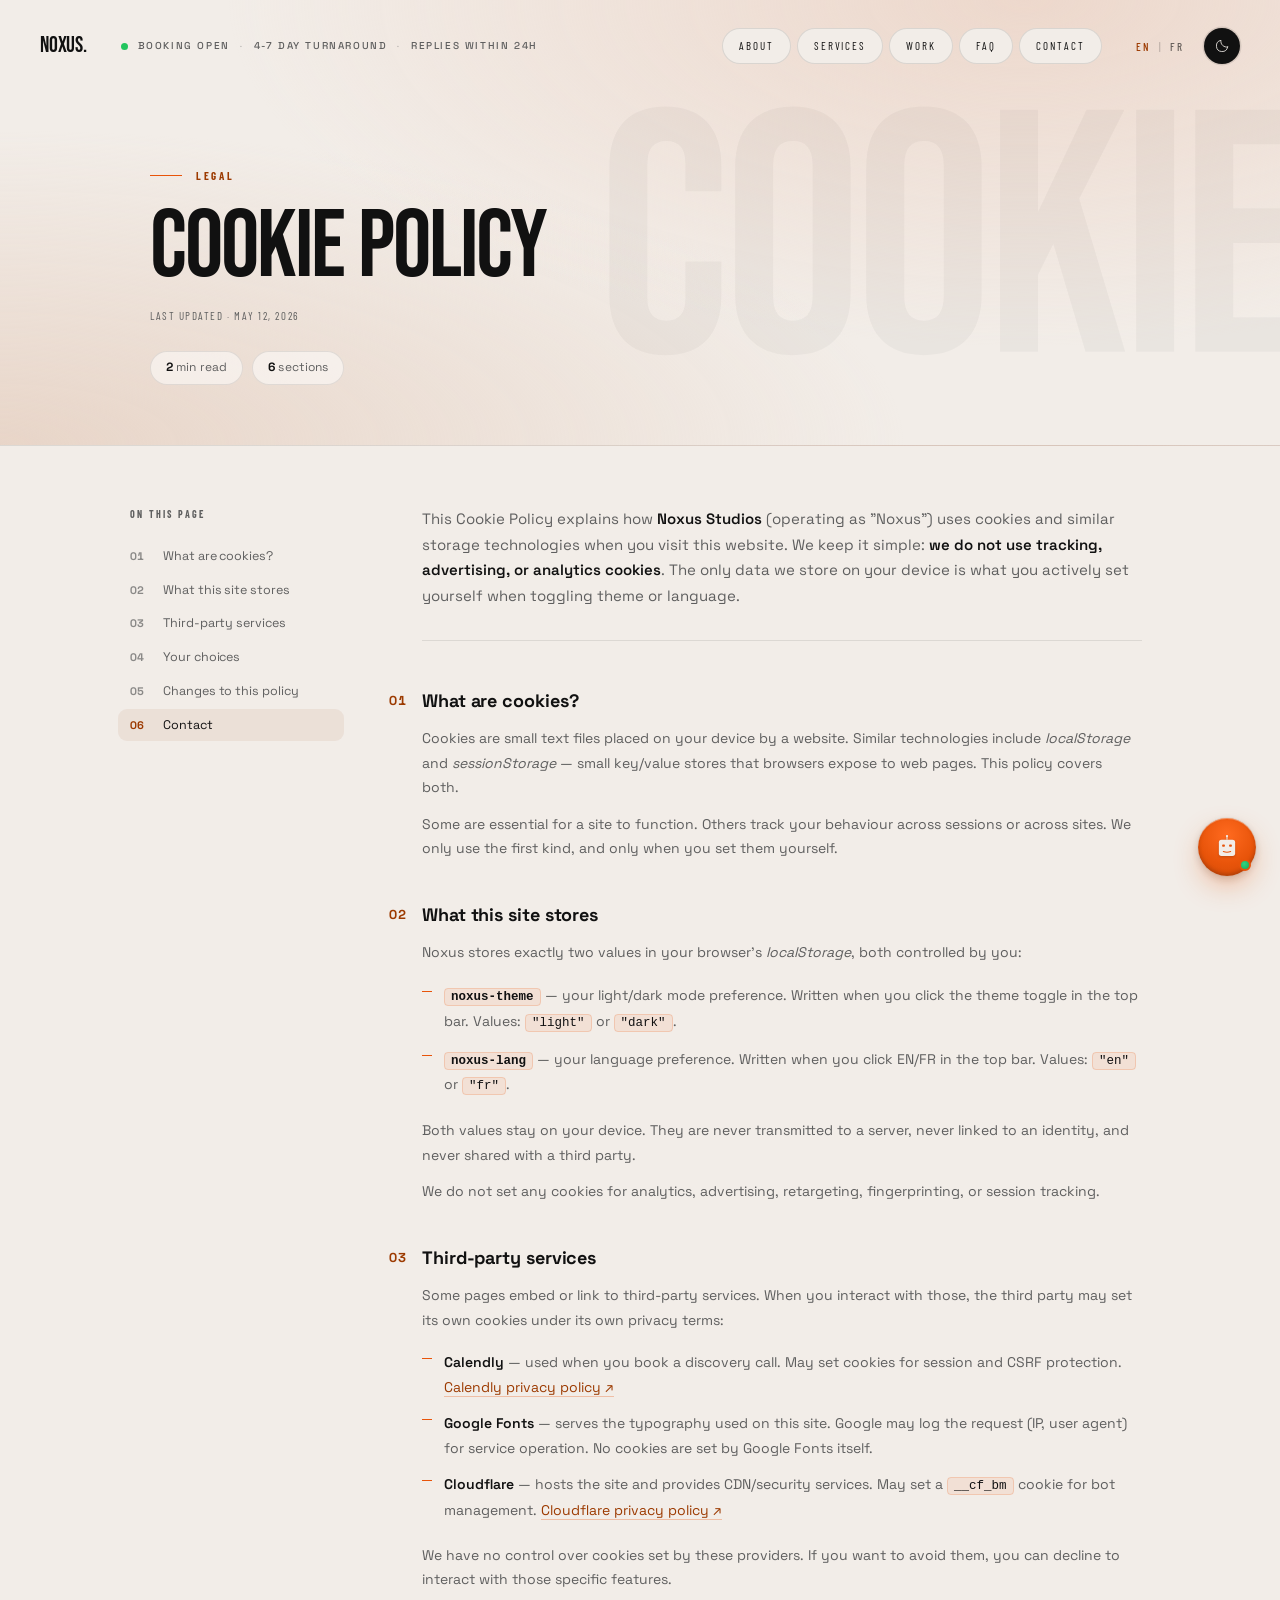
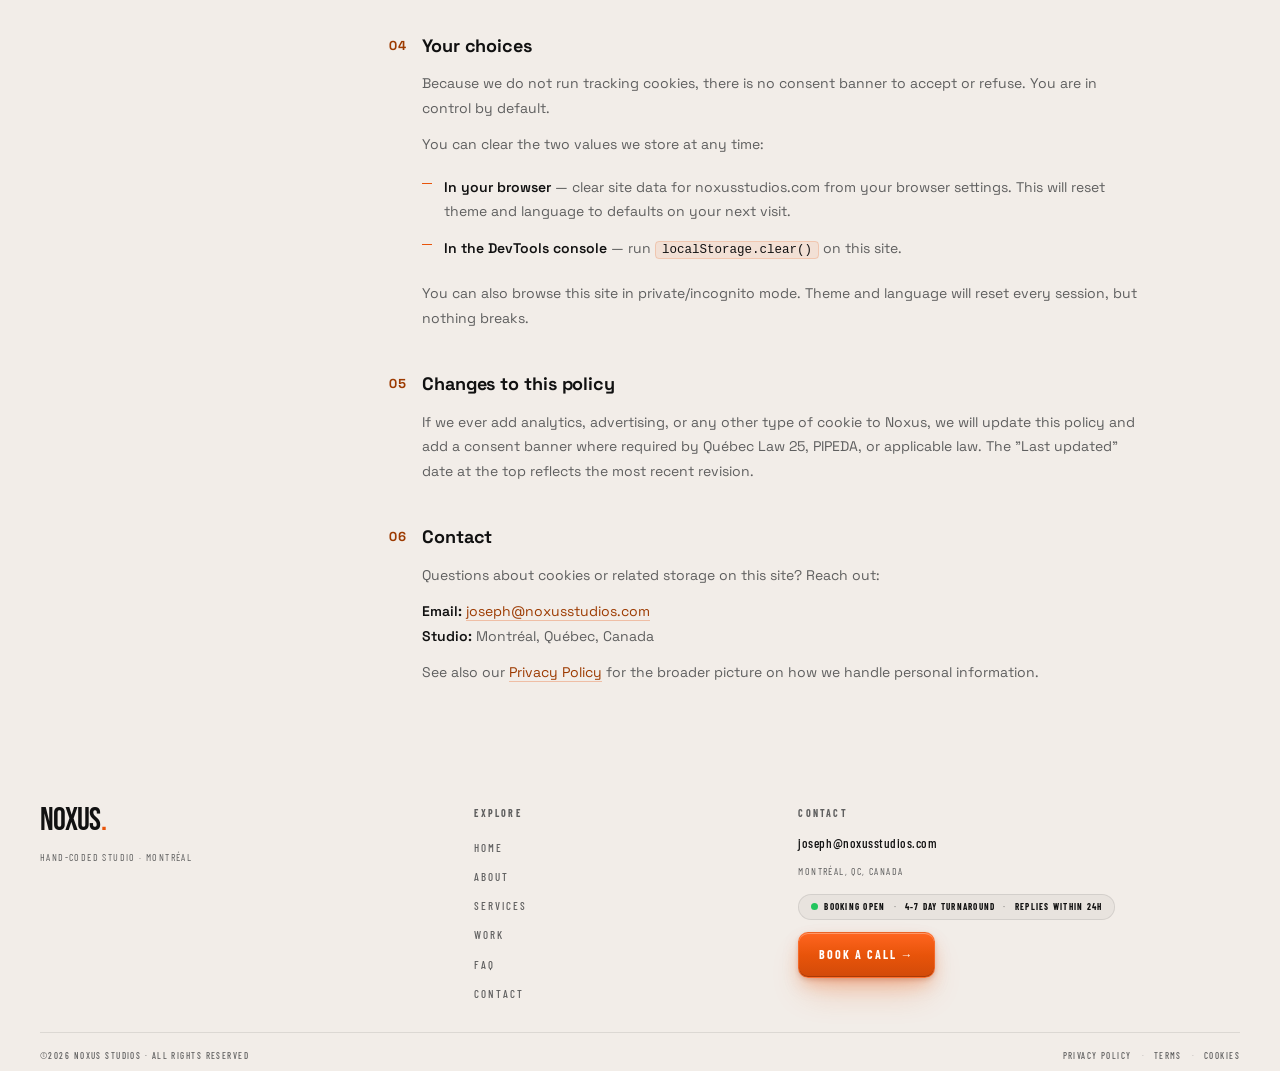
<file: cookies.html>
<!doctype html>
<html lang="en">
<head>
  <meta charset="utf-8" />
  <meta name="viewport" content="width=device-width, initial-scale=1" />
  <title data-i18n="cookies.title">Cookie Policy — Noxus</title>
  <meta name="description" data-i18n="cookies.metaDesc" content="How Noxus uses cookies and similar technologies. We do not use tracking or advertising cookies." />
<!-- Open Graph / social previews -->
  <meta property="og:type" content="website">
  <meta property="og:url" content="https://noxusstudios.com/cookies.html">
  <meta property="og:title" content="Cookie Policy — Noxus">
  <meta property="og:description" content="How Noxus uses cookies and similar technologies. We do not use tracking or advertising cookies.">
  <meta property="og:image" content="https://noxusstudios.com/favicon-512.png">
  <meta property="og:site_name" content="Noxus Studios">
  <meta name="twitter:card" content="summary">
  <meta name="twitter:title" content="Cookie Policy — Noxus">
  <meta name="twitter:description" content="How Noxus uses cookies and similar technologies. We do not use tracking or advertising cookies.">
  <meta name="twitter:image" content="https://noxusstudios.com/favicon-512.png">


  <!-- Favicons -->
  <link rel="icon" type="image/svg+xml" href="favicon.svg">
  <link rel="icon" type="image/png" sizes="192x192" href="favicon-192.png">
  <link rel="icon" type="image/png" sizes="512x512" href="favicon-512.png">
  <link rel="apple-touch-icon" href="apple-touch-icon.png">

  <link rel="preload" href="fonts/bebas-neue-latin.woff2" as="font" type="font/woff2" crossorigin>

  <link rel="preconnect" href="https://fonts.googleapis.com">
  <link rel="preconnect" href="https://fonts.gstatic.com" crossorigin>
  <link href="https://fonts.googleapis.com/css2?family=Barlow+Condensed:wght@300;400;500;700&family=Space+Grotesk:wght@400;500;700&display=swap" rel="stylesheet">

  <link rel="stylesheet" href="css/base.css?v=2a851968">
  <link rel="stylesheet" href="css/components.css?v=4da7eed1">
  <link rel="stylesheet" href="css/pages/privacy.css?v=cff0be61">
  <link rel="stylesheet" href="css/theme-dark.css?v=db48810c">
  <link rel="stylesheet" href="css/components/chat-widget.css?v=c1739420">
  <script>
    (function () {
      try {
        var t = localStorage.getItem('noxus-theme');
        if (t === 'dark') document.documentElement.classList.add('dark');
        var l = localStorage.getItem('noxus-lang');
        if (l === 'fr' || l === 'en') document.documentElement.setAttribute('lang', l);
      } catch (e) {}
    })();
  </script>
</head>
<body>

  <header class="site-nav" id="site-nav">
    <a href="index.html" class="nav-logo">noxus<span class="nav-logo-dot">.</span></a>

    <div class="status-bar" aria-label="Studio availability">
      <span class="status-bar__dot" aria-hidden="true"></span>
      <span data-i18n="common.status.booking">Booking Open</span>
      <span class="status-bar__sep" aria-hidden="true">·</span>
      <span data-i18n="common.status.turnaround">4-7 Day Turnaround</span>
      <span class="status-bar__sep" aria-hidden="true">·</span>
      <span data-i18n="common.status.replies">Replies within 24h</span>
    </div>

    <button class="lang-toggle" id="lang-toggle" type="button">
      <span class="lang-toggle__opt is-active" data-lang="en" data-i18n="common.nav.lang.en">EN</span>
      <span class="lang-toggle__sep" aria-hidden="true">|</span>
      <span class="lang-toggle__opt" data-lang="fr" data-i18n="common.nav.lang.fr">FR</span>
    </button>

    <button class="theme-toggle" id="theme-toggle" type="button"
            aria-label="Switch to dark mode" aria-pressed="false">
      <svg class="theme-toggle-icon theme-toggle-moon" width="16" height="16" viewBox="0 0 24 24"
           fill="none" stroke="currentColor" stroke-width="1.25"
           stroke-linecap="round" stroke-linejoin="round" aria-hidden="true">
        <path d="M20.5 13.5A8.5 8.5 0 0 1 10.5 3.5 8.5 8.5 0 1 0 20.5 13.5Z" />
      </svg>
      <svg class="theme-toggle-icon theme-toggle-sun" width="16" height="16" viewBox="0 0 24 24"
           fill="none" stroke="currentColor" stroke-width="1.25"
           stroke-linecap="round" stroke-linejoin="round" aria-hidden="true">
        <circle cx="12" cy="12" r="3.6" />
        <line x1="12" y1="2.5" x2="12" y2="4.6" />
        <line x1="12" y1="19.4" x2="12" y2="21.5" />
        <line x1="4.7" y1="4.7" x2="6.2" y2="6.2" />
        <line x1="17.8" y1="17.8" x2="19.3" y2="19.3" />
        <line x1="2.5" y1="12" x2="4.6" y2="12" />
        <line x1="19.4" y1="12" x2="21.5" y2="12" />
        <line x1="4.7" y1="19.3" x2="6.2" y2="17.8" />
        <line x1="17.8" y1="6.2" x2="19.3" y2="4.7" />
      </svg>
    </button>

    <nav class="nav-pill is-collapsed" id="nav-pill" aria-label="Main navigation">
      <div class="nav-pill-inner">
        <a href="about.html"    class="nav-pill-link"><span data-i18n="common.nav.about">About</span></a>
        <a href="services.html" class="nav-pill-link"><span data-i18n="common.nav.services">Services</span></a>
        <a href="work.html"     class="nav-pill-link"><span data-i18n="common.nav.work">Work</span></a>
        <a href="faq.html"      class="nav-pill-link"><span data-i18n="common.nav.faq">FAQ</span></a>
        <a href="contact.html"  class="nav-pill-link"><span data-i18n="common.nav.contact">Contact</span></a>
      </div>
      <span class="nav-pill-collapsed-icon" aria-hidden="true">
        <svg width="18" height="18" viewBox="0 0 24 24" fill="none" stroke="currentColor"
             stroke-width="1.25" stroke-linecap="round" stroke-linejoin="round">
          <line x1="4" y1="7"  x2="20" y2="7" />
          <line x1="4" y1="12" x2="20" y2="12" />
          <line x1="4" y1="17" x2="20" y2="17" />
        </svg>
      </span>
    </nav>
  </header>

  <div class="theme-curtain" id="theme-curtain" aria-hidden="true"></div>

  <div class="nav-overlay" id="nav-overlay" aria-hidden="true">
    <button class="nav-overlay-close" id="nav-close" aria-label="Close menu">×</button>
    <nav>
      <a href="index.html"    class="nav-overlay-link" data-i18n="common.nav.home">Home</a>
      <a href="about.html"    class="nav-overlay-link" data-i18n="common.nav.about">About</a>
      <a href="services.html" class="nav-overlay-link" data-i18n="common.nav.services">Services</a>
      <a href="work.html"     class="nav-overlay-link" data-i18n="common.nav.work">Work</a>
      <a href="faq.html"      class="nav-overlay-link" data-i18n="common.nav.faq">FAQ</a>
      <a href="contact.html"  class="nav-overlay-link" data-i18n="common.nav.contact">Contact</a>
    </nav>
  </div>

  <main>
    <section class="privacy-hero" data-theme="light">
      <div class="privacy-hero__inner">
        <div class="privacy-hero__eyebrow" data-i18n="cookies.hero.eyebrow">Legal</div>
        <h1 class="privacy-hero__title" data-i18n="cookies.hero.title">Cookie Policy</h1>
        <p class="privacy-hero__updated" data-i18n="cookies.hero.updated">Last updated · May 12, 2026</p>
      </div>
    </section>

    <section class="privacy-body" data-theme="light">
      <div class="privacy-body__inner">

        <p class="privacy-intro" data-i18n="cookies.intro.body" data-i18n-html>
          This Cookie Policy explains how <strong>Noxus</strong> uses cookies and similar storage technologies when you visit this website. We keep it simple: <strong>we do not use tracking, advertising, or analytics cookies</strong>. The only data we store on your device is what you actively set yourself when toggling theme or language.
        </p>

        <article class="privacy-section">
          <h2 class="privacy-section__title" data-i18n="cookies.s1.title">1 · What are cookies?</h2>
          <div class="privacy-section__body" data-i18n="cookies.s1.body" data-i18n-html>
            <p>Cookies are small text files placed on your device by a website. Similar technologies include <em>localStorage</em> and <em>sessionStorage</em> — small key/value stores that browsers expose to web pages. This policy covers both.</p>
            <p>Some are essential for a site to function. Others track your behaviour across sessions or across sites. We only use the first kind, and only when you set them yourself.</p>
          </div>
        </article>

        <article class="privacy-section">
          <h2 class="privacy-section__title" data-i18n="cookies.s2.title">2 · What this site stores</h2>
          <div class="privacy-section__body" data-i18n="cookies.s2.body" data-i18n-html>
            <p>Noxus stores exactly two values in your browser's <em>localStorage</em>, both controlled by you:</p>
            <ul>
              <li><strong><code>noxus-theme</code></strong> — your light/dark mode preference. Written when you click the theme toggle in the top bar. Values: <code>"light"</code> or <code>"dark"</code>.</li>
              <li><strong><code>noxus-lang</code></strong> — your language preference. Written when you click EN/FR in the top bar. Values: <code>"en"</code> or <code>"fr"</code>.</li>
            </ul>
            <p>Both values stay on your device. They are never transmitted to a server, never linked to an identity, and never shared with a third party.</p>
            <p>We do not set any cookies for analytics, advertising, retargeting, fingerprinting, or session tracking.</p>
          </div>
        </article>

        <article class="privacy-section">
          <h2 class="privacy-section__title" data-i18n="cookies.s3.title">3 · Third-party services</h2>
          <div class="privacy-section__body" data-i18n="cookies.s3.body" data-i18n-html>
            <p>Some pages embed or link to third-party services. When you interact with those, the third party may set its own cookies under its own privacy terms:</p>
            <ul>
              <li><strong>Calendly</strong> — used when you book a discovery call. May set cookies for session and CSRF protection. <a href="https://calendly.com/privacy" target="_blank" rel="noopener noreferrer">Calendly privacy policy ↗</a></li>
              <li><strong>Google Fonts</strong> — serves the typography used on this site. Google may log the request (IP, user agent) for service operation. No cookies are set by Google Fonts itself.</li>
              <li><strong>Cloudflare</strong> — hosts the site and provides CDN/security services. May set a <code>__cf_bm</code> cookie for bot management. <a href="https://www.cloudflare.com/privacypolicy/" target="_blank" rel="noopener noreferrer">Cloudflare privacy policy ↗</a></li>
            </ul>
            <p>We have no control over cookies set by these providers. If you want to avoid them, you can decline to interact with those specific features.</p>
          </div>
        </article>

        <article class="privacy-section">
          <h2 class="privacy-section__title" data-i18n="cookies.s4.title">4 · Your choices</h2>
          <div class="privacy-section__body" data-i18n="cookies.s4.body" data-i18n-html>
            <p>Because we do not run tracking cookies, there is no consent banner to accept or refuse. You are in control by default.</p>
            <p>You can clear the two values we store at any time:</p>
            <ul>
              <li><strong>In your browser</strong> — clear site data for noxusstudios.com from your browser settings. This will reset theme and language to defaults on your next visit.</li>
              <li><strong>In the DevTools console</strong> — run <code>localStorage.clear()</code> on this site.</li>
            </ul>
            <p>You can also browse this site in private/incognito mode. Theme and language will reset every session, but nothing breaks.</p>
          </div>
        </article>

        <article class="privacy-section">
          <h2 class="privacy-section__title" data-i18n="cookies.s5.title">5 · Changes to this policy</h2>
          <div class="privacy-section__body" data-i18n="cookies.s5.body" data-i18n-html>
            <p>If we ever add analytics, advertising, or any other type of cookie to Noxus, we will update this policy and add a consent banner where required by Québec Law 25, PIPEDA, or applicable law. The "Last updated" date at the top reflects the most recent revision.</p>
          </div>
        </article>

        <article class="privacy-section">
          <h2 class="privacy-section__title" data-i18n="cookies.s6.title">6 · Contact</h2>
          <div class="privacy-section__body" data-i18n="cookies.s6.body" data-i18n-html>
            <p>Questions about cookies or related storage on this site? Reach out:</p>
            <p>
              <strong>Email:</strong> <a href="mailto:joseph@noxusstudios.com">joseph@noxusstudios.com</a><br>
              <strong>Studio:</strong> Montréal, Québec, Canada
            </p>
            <p>See also our <a href="privacy.html">Privacy Policy</a> for the broader picture on how we handle personal information.</p>
          </div>
        </article>

      </div>
    </section>
  </main>

  <!-- ====================== FOOTER ====================== -->
  <footer data-theme="light">
    <div class="footer-grid">
      <div class="footer-col footer-col--brand">
        <a href="index.html" class="footer-brand">noxus<span class="footer-brand-dot">.</span></a>
        <p class="footer-tagline" data-i18n="common.footer.tagline">
          Hand-coded studio · Montréal
        </p>
      </div>

      <div class="footer-col footer-col--nav">
        <span class="footer-col-title" data-i18n="common.footer.colTitle.explore">Explore</span>
        <ul class="footer-nav-list">
          <li><a href="index.html"    data-i18n="common.nav.home">Home</a></li>
          <li><a href="about.html"    data-i18n="common.nav.about">About</a></li>
          <li><a href="services.html" data-i18n="common.nav.services">Services</a></li>
          <li><a href="work.html"     data-i18n="common.nav.work">Work</a></li>
          <li><a href="faq.html"      data-i18n="common.nav.faq">FAQ</a></li>
          <li><a href="contact.html"  data-i18n="common.nav.contact">Contact</a></li>
        </ul>
      </div>

      <div class="footer-col footer-col--contact">
        <span class="footer-col-title" data-i18n="common.footer.colTitle.contact">Contact</span>
        <a class="footer-contact-link" href="mailto:joseph@noxusstudios.com">joseph@noxusstudios.com</a>
        <span class="footer-contact-loc" data-i18n="common.footer.location">Montréal, QC, Canada</span>
        <div class="footer-status-row">
          <span class="footer-status-dot" aria-hidden="true"></span>
          <span data-i18n="common.footer.status.bookingOpen">Booking Open</span>
          <span class="footer-status-sep" aria-hidden="true">·</span>
          <span data-i18n="common.status.turnaround">4-7 Day Turnaround</span>
          <span class="footer-status-sep" aria-hidden="true">·</span>
          <span data-i18n="common.status.replies">Replies within 24h</span>
        </div>
        <a class="footer-contact-cta" href="https://calendly.com/noxusstudios/30min" target="_blank" rel="noopener noreferrer" data-magnetic>
          <span data-i18n="common.footer.cta">Book a call →</span>
        </a>
      </div>
    </div>

    <div class="footer-meta">
      <span class="footer-meta-text" data-i18n="common.footer.copyright">©2026 Noxus Studios · All rights reserved</span>
      <span class="footer-meta-links">
        <a class="footer-meta-text footer-meta-link" href="privacy.html" data-i18n="common.footer.privacy">Privacy Policy</a>
        <span class="footer-meta-sep" aria-hidden="true">·</span>
        <a class="footer-meta-text footer-meta-link" href="terms.html" data-i18n="common.footer.terms">Terms</a>
        <span class="footer-meta-sep" aria-hidden="true">·</span>
        <a class="footer-meta-text footer-meta-link" href="cookies.html" data-i18n="common.footer.cookies">Cookies</a>
      </span>
    </div>
  </footer>

  <script src="js/translations.js?v=cb5580d6" defer></script>
  <script src="js/i18n.js?v=adf37e55" defer></script>
  <script src="js/legal.js?v=0527d66c" defer></script>
  <script src="js/nav.js?v=b0d0756e" defer></script>
  <script src="js/animations.js?v=338cf70c" defer></script>
  <script src="js/theme-toggle.js?v=25b3de7f" defer></script>
  <script src="js/chat-widget.js?v=458e7e56" defer></script>
</body>
</html>
</file>
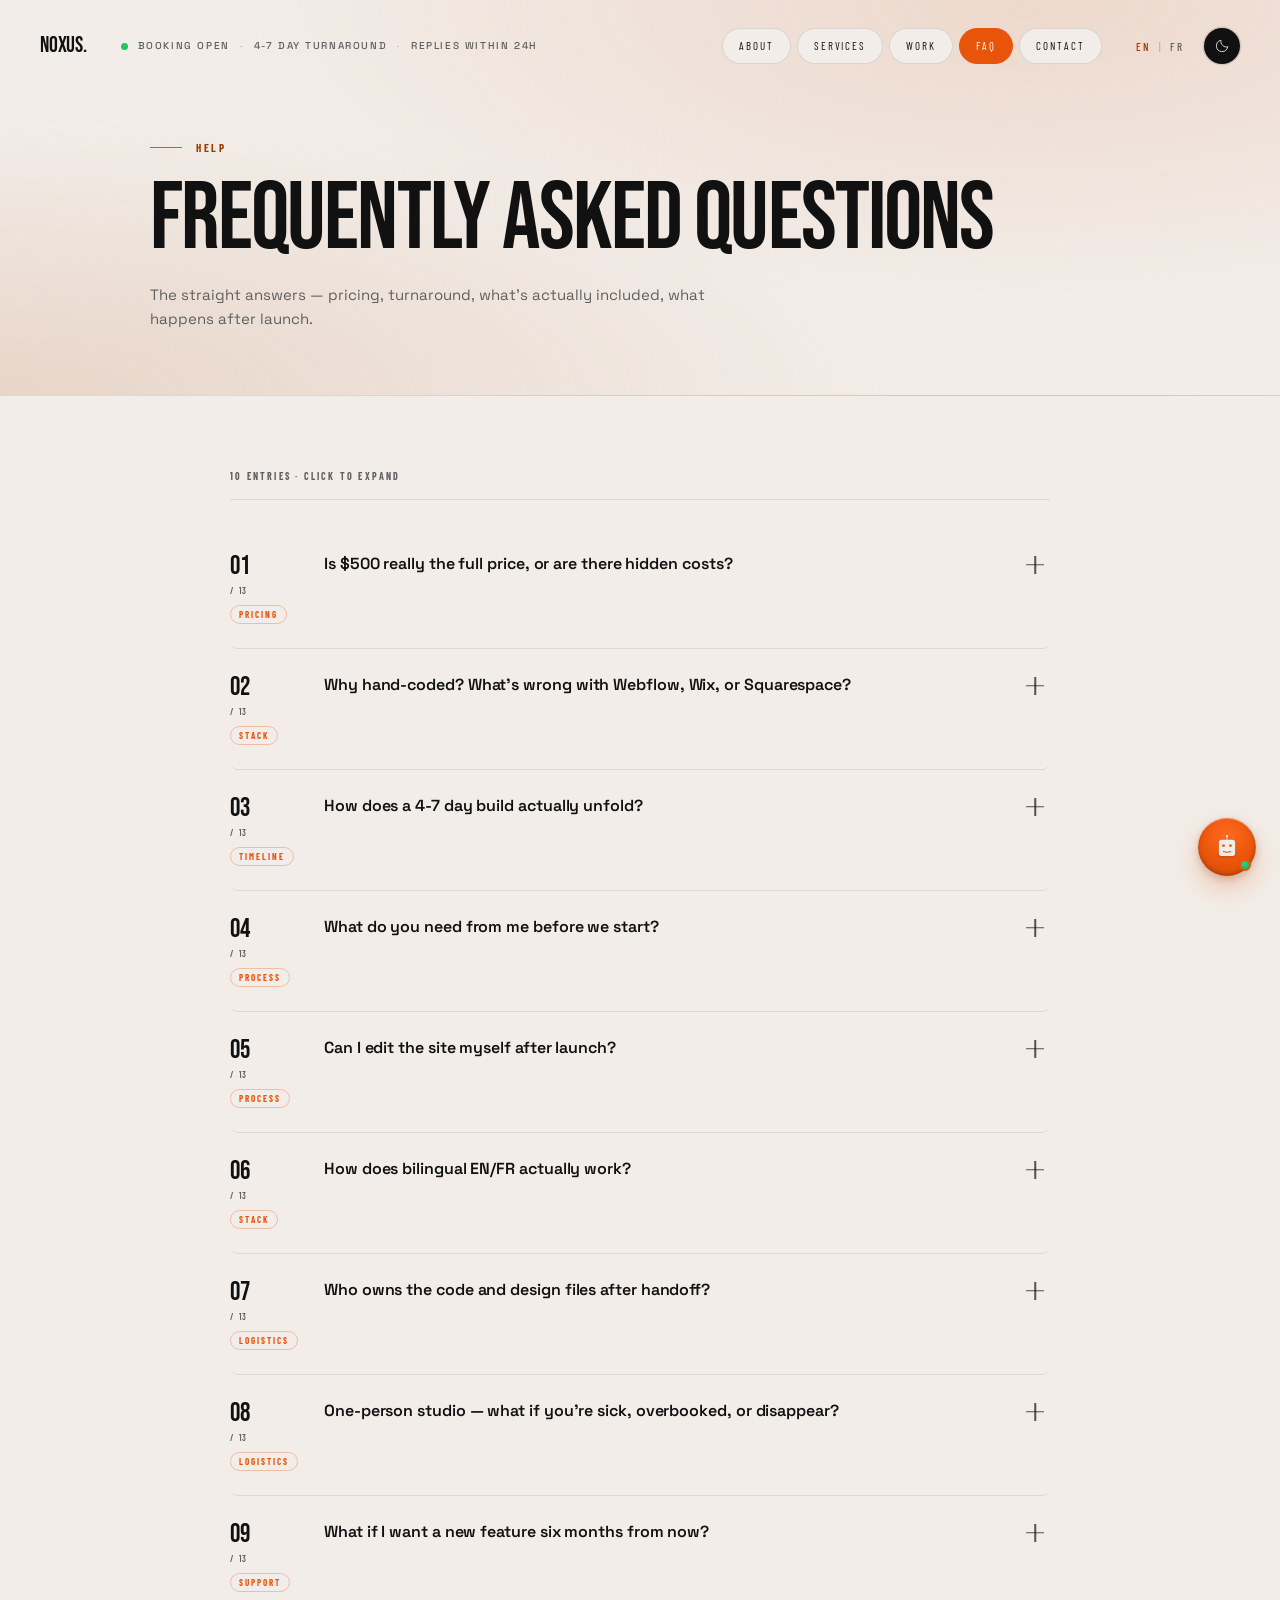
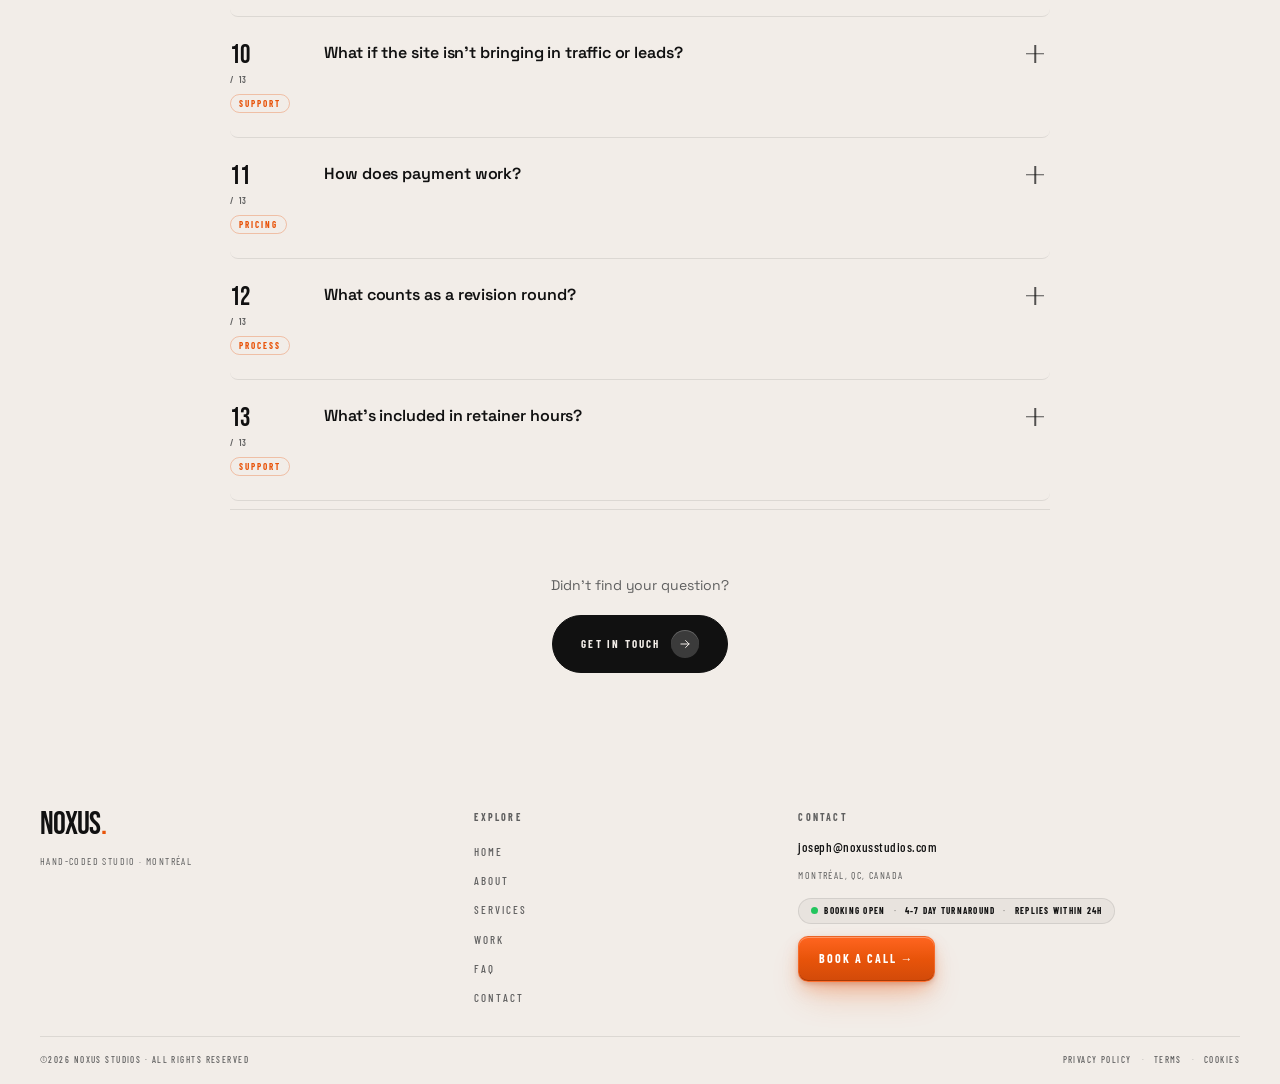
<file: faq.html>
<!doctype html>
<html lang="en">
<head>
  <meta charset="utf-8" />
  <meta name="viewport" content="width=device-width, initial-scale=1" />
  <title data-i18n="faq.title">FAQ — Noxus</title>
  <meta name="description" data-i18n="faq.metaDesc" content="The questions Noxus clients actually ask: pricing transparency, why hand-coded over builders, the 4-7 day timeline, what we need from you, ownership, bilingual EN/FR, post-launch support." />
<!-- Open Graph / social previews -->
  <meta property="og:type" content="website">
  <meta property="og:url" content="https://noxusstudios.com/faq.html">
  <meta property="og:title" content="FAQ — Noxus">
  <meta property="og:description" content="The questions Noxus clients actually ask: pricing transparency, why hand-coded over builders, the 4-7 day timeline, what we need from you, ownership, bilingual EN/FR, post-launch support.">
  <meta property="og:image" content="https://noxusstudios.com/favicon-512.png">
  <meta property="og:site_name" content="Noxus Studios">
  <meta name="twitter:card" content="summary">
  <meta name="twitter:title" content="FAQ — Noxus">
  <meta name="twitter:description" content="The questions Noxus clients actually ask: pricing transparency, why hand-coded over builders, the 4-7 day timeline, what we need from you, ownership, bilingual EN/FR, post-launch support.">
  <meta name="twitter:image" content="https://noxusstudios.com/favicon-512.png">


  <!-- Favicons -->
  <link rel="icon" type="image/svg+xml" href="favicon.svg">
  <link rel="icon" type="image/png" sizes="192x192" href="favicon-192.png">
  <link rel="icon" type="image/png" sizes="512x512" href="favicon-512.png">
  <link rel="apple-touch-icon" href="apple-touch-icon.png">

  <link rel="preload" href="fonts/bebas-neue-latin.woff2" as="font" type="font/woff2" crossorigin>

  <link rel="preconnect" href="https://fonts.googleapis.com">
  <link rel="preconnect" href="https://fonts.gstatic.com" crossorigin>
  <link href="https://fonts.googleapis.com/css2?family=Barlow+Condensed:wght@300;400;500;700&family=Space+Grotesk:wght@400;500;700&display=swap" rel="stylesheet">

  <link rel="stylesheet" href="css/base.css?v=2a851968">
  <link rel="stylesheet" href="css/components.css?v=4da7eed1">
  <link rel="stylesheet" href="css/pages/faq.css?v=63f4ea31">
  <link rel="stylesheet" href="css/theme-dark.css?v=db48810c">
  <link rel="stylesheet" href="css/components/chat-widget.css?v=c1739420">
  <script>
    (function () {
      try {
        var t = localStorage.getItem('noxus-theme');
        if (t === 'dark') document.documentElement.classList.add('dark');
        var l = localStorage.getItem('noxus-lang');
        if (l === 'fr' || l === 'en') document.documentElement.setAttribute('lang', l);
      } catch (e) {}
    })();
  </script>
</head>
<body>

  <header class="site-nav" id="site-nav">
    <a href="index.html" class="nav-logo">noxus<span class="nav-logo-dot">.</span></a>

    <div class="status-bar" aria-label="Studio availability">
      <span class="status-bar__dot" aria-hidden="true"></span>
      <span data-i18n="common.status.booking">Booking Open</span>
      <span class="status-bar__sep" aria-hidden="true">·</span>
      <span data-i18n="common.status.turnaround">4-7 Day Turnaround</span>
      <span class="status-bar__sep" aria-hidden="true">·</span>
      <span data-i18n="common.status.replies">Replies within 24h</span>
    </div>

    <button class="lang-toggle" id="lang-toggle" type="button">
      <span class="lang-toggle__opt is-active" data-lang="en" data-i18n="common.nav.lang.en">EN</span>
      <span class="lang-toggle__sep" aria-hidden="true">|</span>
      <span class="lang-toggle__opt" data-lang="fr" data-i18n="common.nav.lang.fr">FR</span>
    </button>

    <button class="theme-toggle" id="theme-toggle" type="button"
            aria-label="Switch to dark mode" aria-pressed="false">
      <svg class="theme-toggle-icon theme-toggle-moon" width="16" height="16" viewBox="0 0 24 24"
           fill="none" stroke="currentColor" stroke-width="1.25"
           stroke-linecap="round" stroke-linejoin="round" aria-hidden="true">
        <path d="M20.5 13.5A8.5 8.5 0 0 1 10.5 3.5 8.5 8.5 0 1 0 20.5 13.5Z" />
      </svg>
      <svg class="theme-toggle-icon theme-toggle-sun" width="16" height="16" viewBox="0 0 24 24"
           fill="none" stroke="currentColor" stroke-width="1.25"
           stroke-linecap="round" stroke-linejoin="round" aria-hidden="true">
        <circle cx="12" cy="12" r="3.6" />
        <line x1="12" y1="2.5" x2="12" y2="4.6" />
        <line x1="12" y1="19.4" x2="12" y2="21.5" />
        <line x1="4.7" y1="4.7" x2="6.2" y2="6.2" />
        <line x1="17.8" y1="17.8" x2="19.3" y2="19.3" />
        <line x1="2.5" y1="12" x2="4.6" y2="12" />
        <line x1="19.4" y1="12" x2="21.5" y2="12" />
        <line x1="4.7" y1="19.3" x2="6.2" y2="17.8" />
        <line x1="17.8" y1="6.2" x2="19.3" y2="4.7" />
      </svg>
    </button>

    <nav class="nav-pill is-collapsed" id="nav-pill" aria-label="Main navigation">
      <div class="nav-pill-inner">
        <a href="about.html"    class="nav-pill-link"><span data-i18n="common.nav.about">About</span></a>
        <a href="services.html" class="nav-pill-link"><span data-i18n="common.nav.services">Services</span></a>
        <a href="work.html"     class="nav-pill-link"><span data-i18n="common.nav.work">Work</span></a>
        <a href="faq.html"      class="nav-pill-link is-active"><span data-i18n="common.nav.faq">FAQ</span></a>
        <a href="contact.html"  class="nav-pill-link"><span data-i18n="common.nav.contact">Contact</span></a>
      </div>
      <span class="nav-pill-collapsed-icon" aria-hidden="true">
        <svg width="18" height="18" viewBox="0 0 24 24" fill="none" stroke="currentColor"
             stroke-width="1.25" stroke-linecap="round" stroke-linejoin="round">
          <line x1="4" y1="7"  x2="20" y2="7" />
          <line x1="4" y1="12" x2="20" y2="12" />
          <line x1="4" y1="17" x2="20" y2="17" />
        </svg>
      </span>
    </nav>
  </header>

  <div class="theme-curtain" id="theme-curtain" aria-hidden="true"></div>

  <div class="nav-overlay" id="nav-overlay" aria-hidden="true">
    <button class="nav-overlay-close" id="nav-close" aria-label="Close menu">×</button>
    <nav>
      <a href="index.html"    class="nav-overlay-link" data-i18n="common.nav.home">Home</a>
      <a href="about.html"    class="nav-overlay-link" data-i18n="common.nav.about">About</a>
      <a href="services.html" class="nav-overlay-link" data-i18n="common.nav.services">Services</a>
      <a href="work.html"     class="nav-overlay-link" data-i18n="common.nav.work">Work</a>
      <a href="faq.html"      class="nav-overlay-link" data-i18n="common.nav.faq">FAQ</a>
      <a href="contact.html"  class="nav-overlay-link" data-i18n="common.nav.contact">Contact</a>
    </nav>
  </div>

  <main>
    <!-- ===== HERO ===== -->
    <section class="faq-hero" data-theme="light">
      <div class="faq-hero__inner">
        <div class="faq-hero__eyebrow reveal" data-i18n="faq.hero.eyebrow">Help</div>
        <h1 class="faq-hero__title reveal" style="transition-delay: 90ms" data-i18n="faq.hero.title">Frequently asked questions</h1>
        <p class="faq-hero__lede reveal" style="transition-delay: 190ms" data-i18n="faq.hero.lede">
          The straight answers — pricing, turnaround, what's actually included, what happens after launch.
        </p>
      </div>
    </section>

    <!-- ===== FAQ LIST ===== -->
    <section class="faq-body" data-theme="light">
      <div class="faq-body__inner">

        <p class="faq-meta" data-i18n="faq.meta">10 Entries · Click to expand</p>

        <details class="faq-item spotlight" data-spotlight>
          <summary class="faq-item__q">
            <div class="faq-item__meta">
              <span class="faq-item__num">01</span>
              <span class="faq-item__total">/ 13</span>
              <span class="faq-item__cat" data-i18n="faq.cat.pricing">Pricing</span>
            </div>
            <span class="faq-item__qtext" data-i18n="faq.q1.q">Is $500 really the full price, or are there hidden costs?</span>
            <span class="faq-item__icon" aria-hidden="true"></span>
          </summary>
          <div class="faq-item__a" data-i18n="faq.q1.a" data-i18n-html>
            <p><strong>Yes — $500 USD covers the entire Starter build.</strong> Design, code, mobile-responsive layout, SEO essentials, contact form, 14-day post-launch fine-tuning, walkthrough video on handoff. Every line item is in writing before you sign.</p>
            <p>What's <em>not</em> bundled in: domain registration (~$15/yr paid directly to a registrar), hosting (free on Cloudflare Pages at Starter scale), brand identity work, and commercial-licensed stock assets. Each one is quoted separately, never glued in as a surprise mid-project.</p>
          </div>
        </details>

        <details class="faq-item spotlight" data-spotlight>
          <summary class="faq-item__q">
            <div class="faq-item__meta">
              <span class="faq-item__num">02</span>
              <span class="faq-item__total">/ 13</span>
              <span class="faq-item__cat" data-i18n="faq.cat.stack">Stack</span>
            </div>
            <span class="faq-item__qtext" data-i18n="faq.q2.q">Why hand-coded? What's wrong with Webflow, Wix, or Squarespace?</span>
            <span class="faq-item__icon" aria-hidden="true"></span>
          </summary>
          <div class="faq-item__a" data-i18n="faq.q2.a" data-i18n-html>
            <p>Builders are great for hobby pages and personal portfolios. They start to hurt the moment you need three things at once: real performance (95+ Lighthouse without bolting on five "optimizer" apps), a design that doesn't look templated, and the freedom to move hosts without rebuilding from scratch.</p>
            <p>Hand-coded files give you actual ownership — they run anywhere, they don't slow down because the platform pushed a new tracker to every account on it, and they don't get more expensive as the vendor raises monthly fees. The trade-off: builders are easier to edit yourself with zero knowledge. Hand-coded means a short walkthrough on common edits, or a quick message to me. Justified when the site is a real revenue channel — overkill for a 3-page hobby project.</p>
          </div>
        </details>

        <details class="faq-item spotlight" data-spotlight>
          <summary class="faq-item__q">
            <div class="faq-item__meta">
              <span class="faq-item__num">03</span>
              <span class="faq-item__total">/ 13</span>
              <span class="faq-item__cat" data-i18n="faq.cat.timeline">Timeline</span>
            </div>
            <span class="faq-item__qtext" data-i18n="faq.q3.q">How does a 4-7 day build actually unfold?</span>
            <span class="faq-item__icon" aria-hidden="true"></span>
          </summary>
          <div class="faq-item__a" data-i18n="faq.q3.a" data-i18n-html>
            <p>A typical Starter, day by day:</p>
            <ul>
              <li><strong>Day 1:</strong> structure and wireframe locked from the discovery call</li>
              <li><strong>Day 2-3:</strong> visual design — typography, color, layout, your review and sign-off</li>
              <li><strong>Day 4-5:</strong> code build, mobile-responsive, performance-tuned</li>
              <li><strong>Day 6:</strong> polish, copy refinement, SEO setup, form wiring, cross-browser checks</li>
              <li><strong>Day 7:</strong> deploy, walkthrough video, handoff</li>
            </ul>
            <p>Honest dependency: the timeline holds if you can review and respond inside 24 hours at each checkpoint. Three days of silence mid-build means three extra days at the end. Most clients hit the rhythm — the few who can't, we plan around upfront.</p>
          </div>
        </details>

        <details class="faq-item spotlight" data-spotlight>
          <summary class="faq-item__q">
            <div class="faq-item__meta">
              <span class="faq-item__num">04</span>
              <span class="faq-item__total">/ 13</span>
              <span class="faq-item__cat" data-i18n="faq.cat.process">Process</span>
            </div>
            <span class="faq-item__qtext" data-i18n="faq.q4.q">What do you need from me before we start?</span>
            <span class="faq-item__icon" aria-hidden="true"></span>
          </summary>
          <div class="faq-item__a" data-i18n="faq.q4.a" data-i18n-html>
            <p>Three things:</p>
            <ol>
              <li><strong>A clear conversion goal</strong> — what visitors should DO on the site (book a call, buy a product, request a quote)</li>
              <li><strong>Brand basics</strong> — logo if you have one, color preferences, reference sites you love or hate</li>
              <li><strong>Content</strong> — either you draft the copy, or give me bullet points and I draft, or we pull it from the discovery call transcript</li>
            </ol>
            <p>Not required to start: a finished logo, professional photography, or a full content marketing plan. Those run in parallel or post-launch. If you're starting from a fully blank brand, scope a separate identity sprint first — trying to do brand and site inside one Starter compromises both.</p>
          </div>
        </details>

        <details class="faq-item spotlight" data-spotlight>
          <summary class="faq-item__q">
            <div class="faq-item__meta">
              <span class="faq-item__num">05</span>
              <span class="faq-item__total">/ 13</span>
              <span class="faq-item__cat" data-i18n="faq.cat.process">Process</span>
            </div>
            <span class="faq-item__qtext" data-i18n="faq.q5.q">Can I edit the site myself after launch?</span>
            <span class="faq-item__icon" aria-hidden="true"></span>
          </summary>
          <div class="faq-item__a" data-i18n="faq.q5.a" data-i18n-html>
            <p>Yes. <strong>Default Starter</strong> is static HTML, CSS, and JS — simple edits (a copy change, swapping an image, updating a price) take 5 minutes in any code editor. Handoff includes a walkthrough video covering the 6-8 most common edit patterns.</p>
            <p>If you want a no-code editor layer (drag-and-drop text and images without touching code), a Sanity, Decap, or similar CMS integration runs $300-$600 USD on top, depending on how many sections need to be editable. What I never do: lock the site behind a proprietary editor only I can access. Every project is yours to take elsewhere if you ever need to.</p>
          </div>
        </details>

        <details class="faq-item spotlight" data-spotlight>
          <summary class="faq-item__q">
            <div class="faq-item__meta">
              <span class="faq-item__num">06</span>
              <span class="faq-item__total">/ 13</span>
              <span class="faq-item__cat" data-i18n="faq.cat.stack">Stack</span>
            </div>
            <span class="faq-item__qtext" data-i18n="faq.q6.q">How does bilingual EN/FR actually work?</span>
            <span class="faq-item__icon" aria-hidden="true"></span>
          </summary>
          <div class="faq-item__a" data-i18n="faq.q6.a" data-i18n-html>
            <p>One site, two languages, switchable via a button in the nav. Same URL path, same SEO weight — content swaps based on the visitor's choice, and their preference is remembered across visits.</p>
            <p>Every line is <strong>natively written</strong>, never machine-translated. Either you supply both languages, or I draft in EN and a native FR writer reviews — billed at $1 per word of source text on top of the base build. Default for Montréal businesses serving both markets. Google specifically deprioritizes machine-translated content in its rankings, so cutting this corner costs you traffic.</p>
          </div>
        </details>

        <details class="faq-item spotlight" data-spotlight>
          <summary class="faq-item__q">
            <div class="faq-item__meta">
              <span class="faq-item__num">07</span>
              <span class="faq-item__total">/ 13</span>
              <span class="faq-item__cat" data-i18n="faq.cat.logistics">Logistics</span>
            </div>
            <span class="faq-item__qtext" data-i18n="faq.q7.q">Who owns the code and design files after handoff?</span>
            <span class="faq-item__icon" aria-hidden="true"></span>
          </summary>
          <div class="faq-item__a" data-i18n="faq.q7.a" data-i18n-html>
            <p>You. Full stop. On handoff you get:</p>
            <ul>
              <li>The full Git repository (or a zip if you don't use Git)</li>
              <li>All Figma design files with editing access</li>
              <li>Hosting account ownership transferred to your name</li>
              <li>Domain registrar access in your name</li>
              <li>Every credential, API key, and configuration documented</li>
            </ul>
            <p>No license, no usage limits, no "you're paying for the right to use it." The site is yours the same way a hand-painted sign is yours after the painter walks away. I keep a backup copy for 90 days post-launch in case you need a rollback — deleted after that.</p>
          </div>
        </details>

        <details class="faq-item spotlight" data-spotlight>
          <summary class="faq-item__q">
            <div class="faq-item__meta">
              <span class="faq-item__num">08</span>
              <span class="faq-item__total">/ 13</span>
              <span class="faq-item__cat" data-i18n="faq.cat.logistics">Logistics</span>
            </div>
            <span class="faq-item__qtext" data-i18n="faq.q8.q">One-person studio — what if you're sick, overbooked, or disappear?</span>
            <span class="faq-item__icon" aria-hidden="true"></span>
          </summary>
          <div class="faq-item__a" data-i18n="faq.q8.a" data-i18n-html>
            <p>Real answer: the schedule is capped to make this almost never happen. Two builds in parallel max. New starts are quoted with the next available slot, not "we'll start whenever."</p>
            <p>If a real emergency hits mid-build — illness, family event — you get an immediate update with a revised timeline, the option to pause and refund the unbuilt portion of the deposit, and a referral to one of two trusted Montréal front-end devs I've worked with (with my project notes handed over so they don't start from scratch). No pretending to be a multi-person team. The upside: no PM relay, no juniors, no contractor in another time zone learning your project mid-build.</p>
          </div>
        </details>

        <details class="faq-item spotlight" data-spotlight>
          <summary class="faq-item__q">
            <div class="faq-item__meta">
              <span class="faq-item__num">09</span>
              <span class="faq-item__total">/ 13</span>
              <span class="faq-item__cat" data-i18n="faq.cat.support">Support</span>
            </div>
            <span class="faq-item__qtext" data-i18n="faq.q9.q">What if I want a new feature six months from now?</span>
            <span class="faq-item__icon" aria-hidden="true"></span>
          </summary>
          <div class="faq-item__a" data-i18n="faq.q9.a" data-i18n-html>
            <p>Three paths:</p>
            <ol>
              <li><strong>One-off add-on</strong> — quoted hourly or flat depending on size. Most small additions (a new section, a new form, an extra page) run $200-$800 USD.</li>
              <li><strong>Retainer</strong> — $500/mo USD (5 hrs), $1,500/mo USD (15 hrs), or $3,000/mo USD (30 hrs). Cheaper per hour, predictable, cancellable any month.</li>
              <li><strong>Take it elsewhere</strong> — you own the code, hand it to any developer, in-house or external. The codebase is documented for exactly this reason.</li>
            </ol>
            <p>I'll never gatekeep your own site to force you onto a retainer. The retainer exists because some clients actively want a recurring relationship — not because it's the only way to keep the site alive.</p>
          </div>
        </details>

        <details class="faq-item spotlight" data-spotlight>
          <summary class="faq-item__q">
            <div class="faq-item__meta">
              <span class="faq-item__num">10</span>
              <span class="faq-item__total">/ 13</span>
              <span class="faq-item__cat" data-i18n="faq.cat.support">Support</span>
            </div>
            <span class="faq-item__qtext" data-i18n="faq.q10.q">What if the site isn't bringing in traffic or leads?</span>
            <span class="faq-item__icon" aria-hidden="true"></span>
          </summary>
          <div class="faq-item__a" data-i18n="faq.q10.a" data-i18n-html>
            <p>"No leads" usually hides one of three different problems:</p>
            <ol>
              <li><strong>No traffic</strong> — the site is fine, no one is finding it. SEO foundation is in every build, but SEO compounds over 3-6 months. Paid ads, content, social, or partnerships fill the gap.</li>
              <li><strong>Traffic but no conversions</strong> — visitors land but don't act. Usually a copy or positioning issue, or friction in the conversion path. Fixable with targeted edits to the CTA, headline, or form.</li>
              <li><strong>Conversions but no revenue</strong> — leads come in but don't buy. That's a sales-process problem more than a site problem, but the site can do more to pre-qualify.</li>
            </ol>
            <p>I run a free diagnostic at the 30-day mark for any Starter or higher to identify which of the three is happening. What I won't promise: a specific number of leads per month. Anyone promising that without seeing your industry, offer, traffic source, and conversion rate is making it up.</p>
          </div>
        </details>

        <details class="faq-item spotlight" data-spotlight>
          <summary class="faq-item__q">
            <div class="faq-item__meta">
              <span class="faq-item__num">11</span>
              <span class="faq-item__total">/ 13</span>
              <span class="faq-item__cat" data-i18n="faq.cat.pricing">Pricing</span>
            </div>
            <span class="faq-item__qtext" data-i18n="faq.q11.q">How does payment work?</span>
            <span class="faq-item__icon" aria-hidden="true"></span>
          </summary>
          <div class="faq-item__a" data-i18n="faq.q11.a" data-i18n-html>
            <p>Every one-time build is split 50/50: <strong>half at signature</strong> (kicks off the project), <strong>half on delivery before final handoff</strong> (after you've reviewed and approved the staging build).</p>
            <p>The deposit locks your slot in the queue and pays for the discovery + design phase. The final 50% is invoiced once you've signed off — handoff (code, domain, hosting access) happens immediately after payment clears.</p>
            <p>Retainers bill differently: invoiced at the start of each month, due before the month begins. No long contract — cancel any month with 30 days' notice.</p>
            <p>Accepted: Stripe (card or bank), Interac e-Transfer (CAD clients), wire transfer (over $5K USD). Invoices are net-7 by default.</p>
          </div>
        </details>

        <details class="faq-item spotlight" data-spotlight>
          <summary class="faq-item__q">
            <div class="faq-item__meta">
              <span class="faq-item__num">12</span>
              <span class="faq-item__total">/ 13</span>
              <span class="faq-item__cat" data-i18n="faq.cat.process">Process</span>
            </div>
            <span class="faq-item__qtext" data-i18n="faq.q12.q">What counts as a revision round?</span>
            <span class="faq-item__icon" aria-hidden="true"></span>
          </summary>
          <div class="faq-item__a" data-i18n="faq.q12.a" data-i18n-html>
            <p>A revision round is <strong>one consolidated pass of feedback</strong> — you review the work, send all your changes in one message, I implement them in one batch. Then we look again together.</p>
            <p>Each tier includes a set number of rounds:</p>
            <ul>
              <li>Starter — 1 round</li>
              <li>Custom Build — 2 rounds</li>
              <li>Pro — 3 rounds</li>
              <li>Enterprise — 5 rounds</li>
            </ul>
            <p><strong>What counts:</strong> tweaks within the agreed scope. Move this section, tighten that copy, swap this color, resize that image.</p>
            <p><strong>What doesn't:</strong> adding new pages or sections not in the original brief, redoing already-approved work, or changing direction after sign-off. Those are scope changes and get quoted separately ($200–$800 USD usual range).</p>
            <p>Extra rounds beyond the included count are billed at $100/hour, never surprise-billed — you'll always get a quote first.</p>
          </div>
        </details>

        <details class="faq-item spotlight" data-spotlight>
          <summary class="faq-item__q">
            <div class="faq-item__meta">
              <span class="faq-item__num">13</span>
              <span class="faq-item__total">/ 13</span>
              <span class="faq-item__cat" data-i18n="faq.cat.support">Support</span>
            </div>
            <span class="faq-item__qtext" data-i18n="faq.q13.q">What's included in retainer hours?</span>
            <span class="faq-item__icon" aria-hidden="true"></span>
          </summary>
          <div class="faq-item__a" data-i18n="faq.q13.a" data-i18n-html>
            <p>Anything site-related I can do for you in that time. Common uses:</p>
            <ul>
              <li>Content updates (text, images, products, blog posts)</li>
              <li>New sections or small features on existing pages</li>
              <li>Performance tuning, SEO improvements, bug fixes</li>
              <li>Third-party integrations (analytics, email, CRM)</li>
              <li>A/B test setup and analysis (Growth + Scale)</li>
              <li>Custom automation, API work, redesigns (Scale)</li>
            </ul>
            <p>Hours <strong>don't roll over</strong> between months — use them or lose them. If you go over, I either bill the overage at $120/hour or roll it into next month's allocation, your call.</p>
            <p><strong>Not included:</strong> full new projects (rebuilds, new product lines, multi-page launches) scope out as a new build. A retainer keeps an existing site sharp and growing — it doesn't replace a build contract.</p>
          </div>
        </details>

        <!-- Closing CTA -->
        <div class="faq-cta">
          <p class="faq-cta__lede" data-i18n="faq.cta.lede">Didn't find your question?</p>
          <a href="contact.html" class="faq-cta__btn cta-band__btn"><span data-i18n="faq.cta.btn">Get in touch</span><span class="cta-band__arrow" aria-hidden="true"><svg viewBox="0 0 24 24" width="14" height="14" fill="none" stroke="currentColor" stroke-width="1.7" stroke-linecap="round" stroke-linejoin="round"><line x1="5" y1="12" x2="19" y2="12"/><polyline points="13 6 19 12 13 18"/></svg></span></a>
        </div>

      </div>
    </section>
  </main>

  <!-- ====================== FOOTER ====================== -->
  <footer data-theme="light">
    <div class="footer-grid">
      <div class="footer-col footer-col--brand">
        <a href="index.html" class="footer-brand">noxus<span class="footer-brand-dot">.</span></a>
        <p class="footer-tagline" data-i18n="common.footer.tagline">
          Hand-coded studio · Montréal
        </p>
      </div>

      <div class="footer-col footer-col--nav">
        <span class="footer-col-title" data-i18n="common.footer.colTitle.explore">Explore</span>
        <ul class="footer-nav-list">
          <li><a href="index.html"    data-i18n="common.nav.home">Home</a></li>
          <li><a href="about.html"    data-i18n="common.nav.about">About</a></li>
          <li><a href="services.html" data-i18n="common.nav.services">Services</a></li>
          <li><a href="work.html"     data-i18n="common.nav.work">Work</a></li>
          <li><a href="faq.html"      data-i18n="common.nav.faq">FAQ</a></li>
          <li><a href="contact.html"  data-i18n="common.nav.contact">Contact</a></li>
        </ul>
      </div>

      <div class="footer-col footer-col--contact">
        <span class="footer-col-title" data-i18n="common.footer.colTitle.contact">Contact</span>
        <a class="footer-contact-link" href="mailto:joseph@noxusstudios.com">joseph@noxusstudios.com</a>
        <span class="footer-contact-loc" data-i18n="common.footer.location">Montréal, QC, Canada</span>
        <div class="footer-status-row">
          <span class="footer-status-dot" aria-hidden="true"></span>
          <span data-i18n="common.footer.status.bookingOpen">Booking Open</span>
          <span class="footer-status-sep" aria-hidden="true">·</span>
          <span data-i18n="common.status.turnaround">4-7 Day Turnaround</span>
          <span class="footer-status-sep" aria-hidden="true">·</span>
          <span data-i18n="common.status.replies">Replies within 24h</span>
        </div>
        <a class="footer-contact-cta" href="https://calendly.com/noxusstudios/30min" target="_blank" rel="noopener noreferrer" data-magnetic>
          <span data-i18n="common.footer.cta">Book a call →</span>
        </a>
      </div>
    </div>

    <div class="footer-meta">
      <span class="footer-meta-text" data-i18n="common.footer.copyright">©2026 Noxus Studios · All rights reserved</span>
      <span class="footer-meta-links">
        <a class="footer-meta-text footer-meta-link" href="privacy.html" data-i18n="common.footer.privacy">Privacy Policy</a>
        <span class="footer-meta-sep" aria-hidden="true">·</span>
        <a class="footer-meta-text footer-meta-link" href="terms.html" data-i18n="common.footer.terms">Terms</a>
        <span class="footer-meta-sep" aria-hidden="true">·</span>
        <a class="footer-meta-text footer-meta-link" href="cookies.html" data-i18n="common.footer.cookies">Cookies</a>
      </span>
    </div>
  </footer>

  <script src="js/translations.js?v=cb5580d6" defer></script>
  <script src="js/i18n.js?v=adf37e55" defer></script>
  <script src="js/nav.js?v=b0d0756e" defer></script>
  <script src="js/hover-spotlight.js?v=e9bec509" defer></script>
  <script src="js/magnetic.js?v=a65b26f4" defer></script>
  <script src="js/animations.js?v=338cf70c" defer></script>
  <script src="js/theme-toggle.js?v=25b3de7f" defer></script>
  <script src="js/chat-widget.js?v=458e7e56" defer></script>
</body>
</html>
</file>
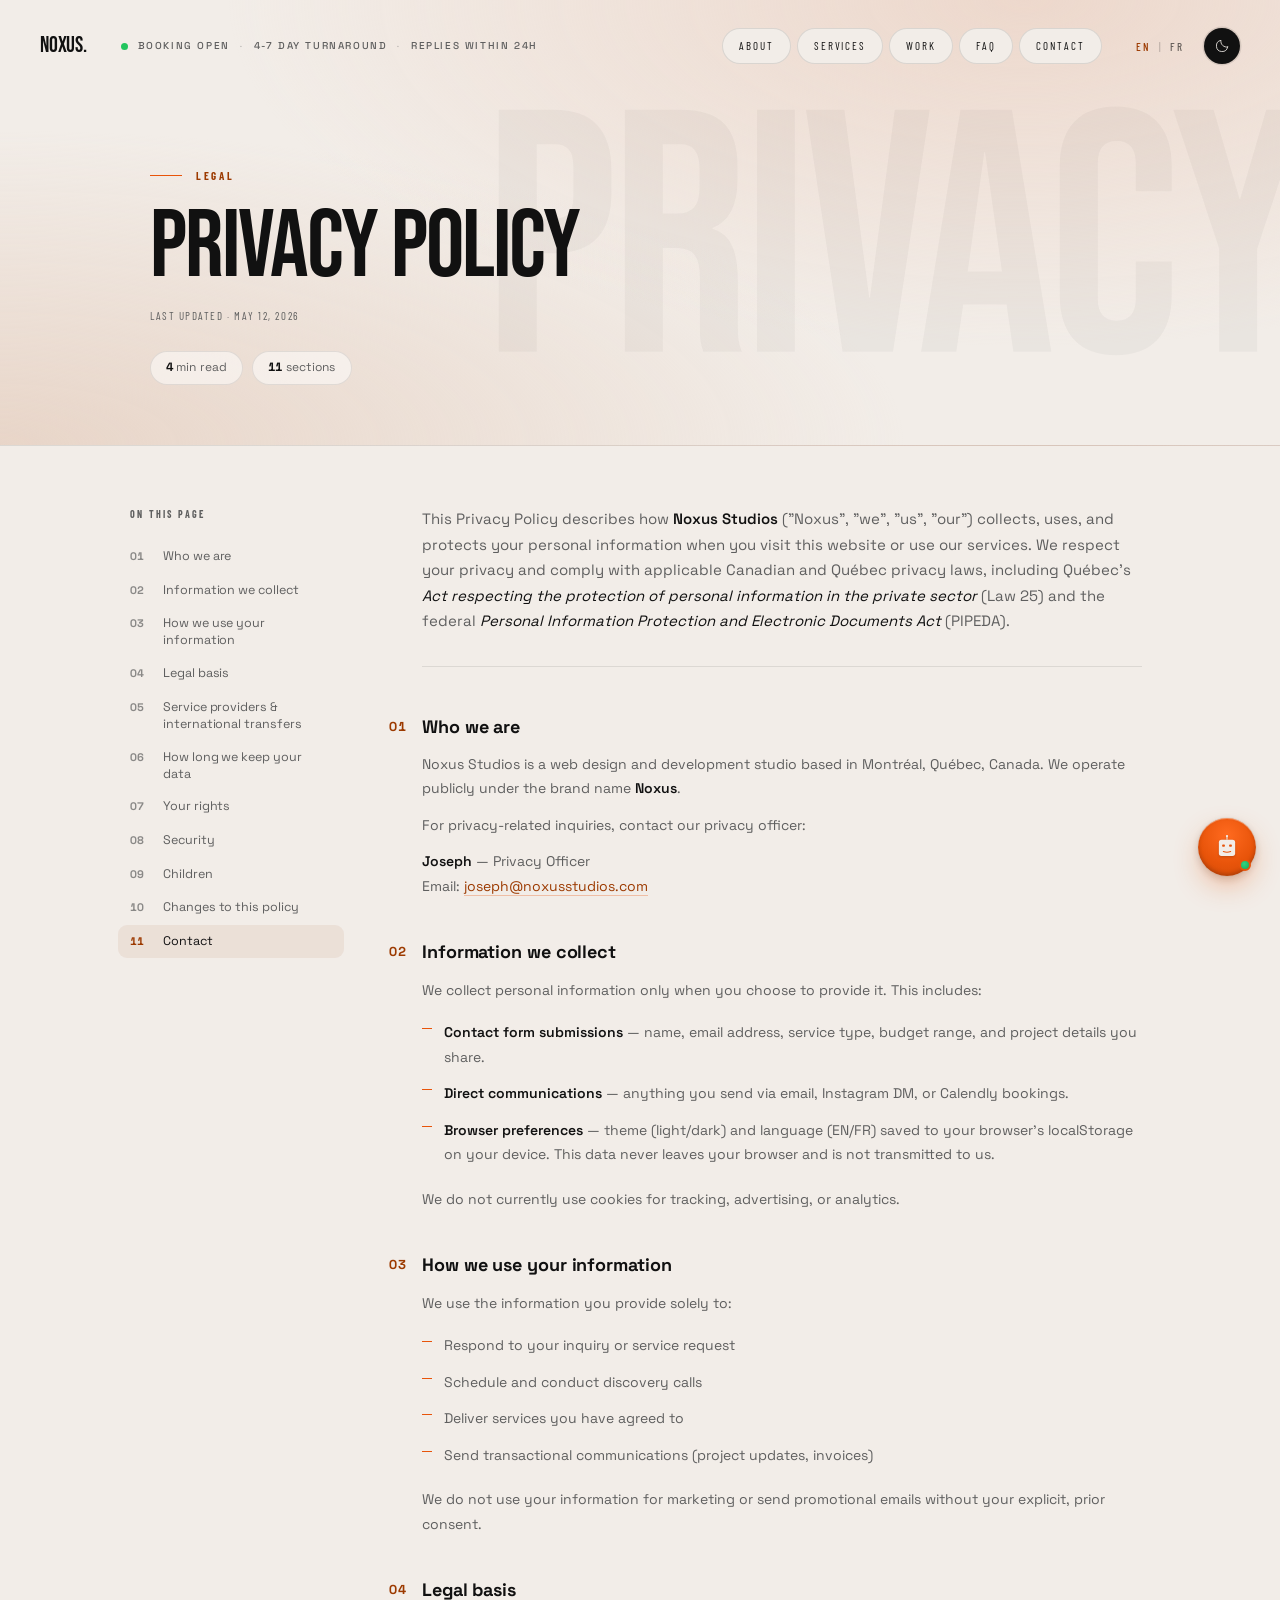
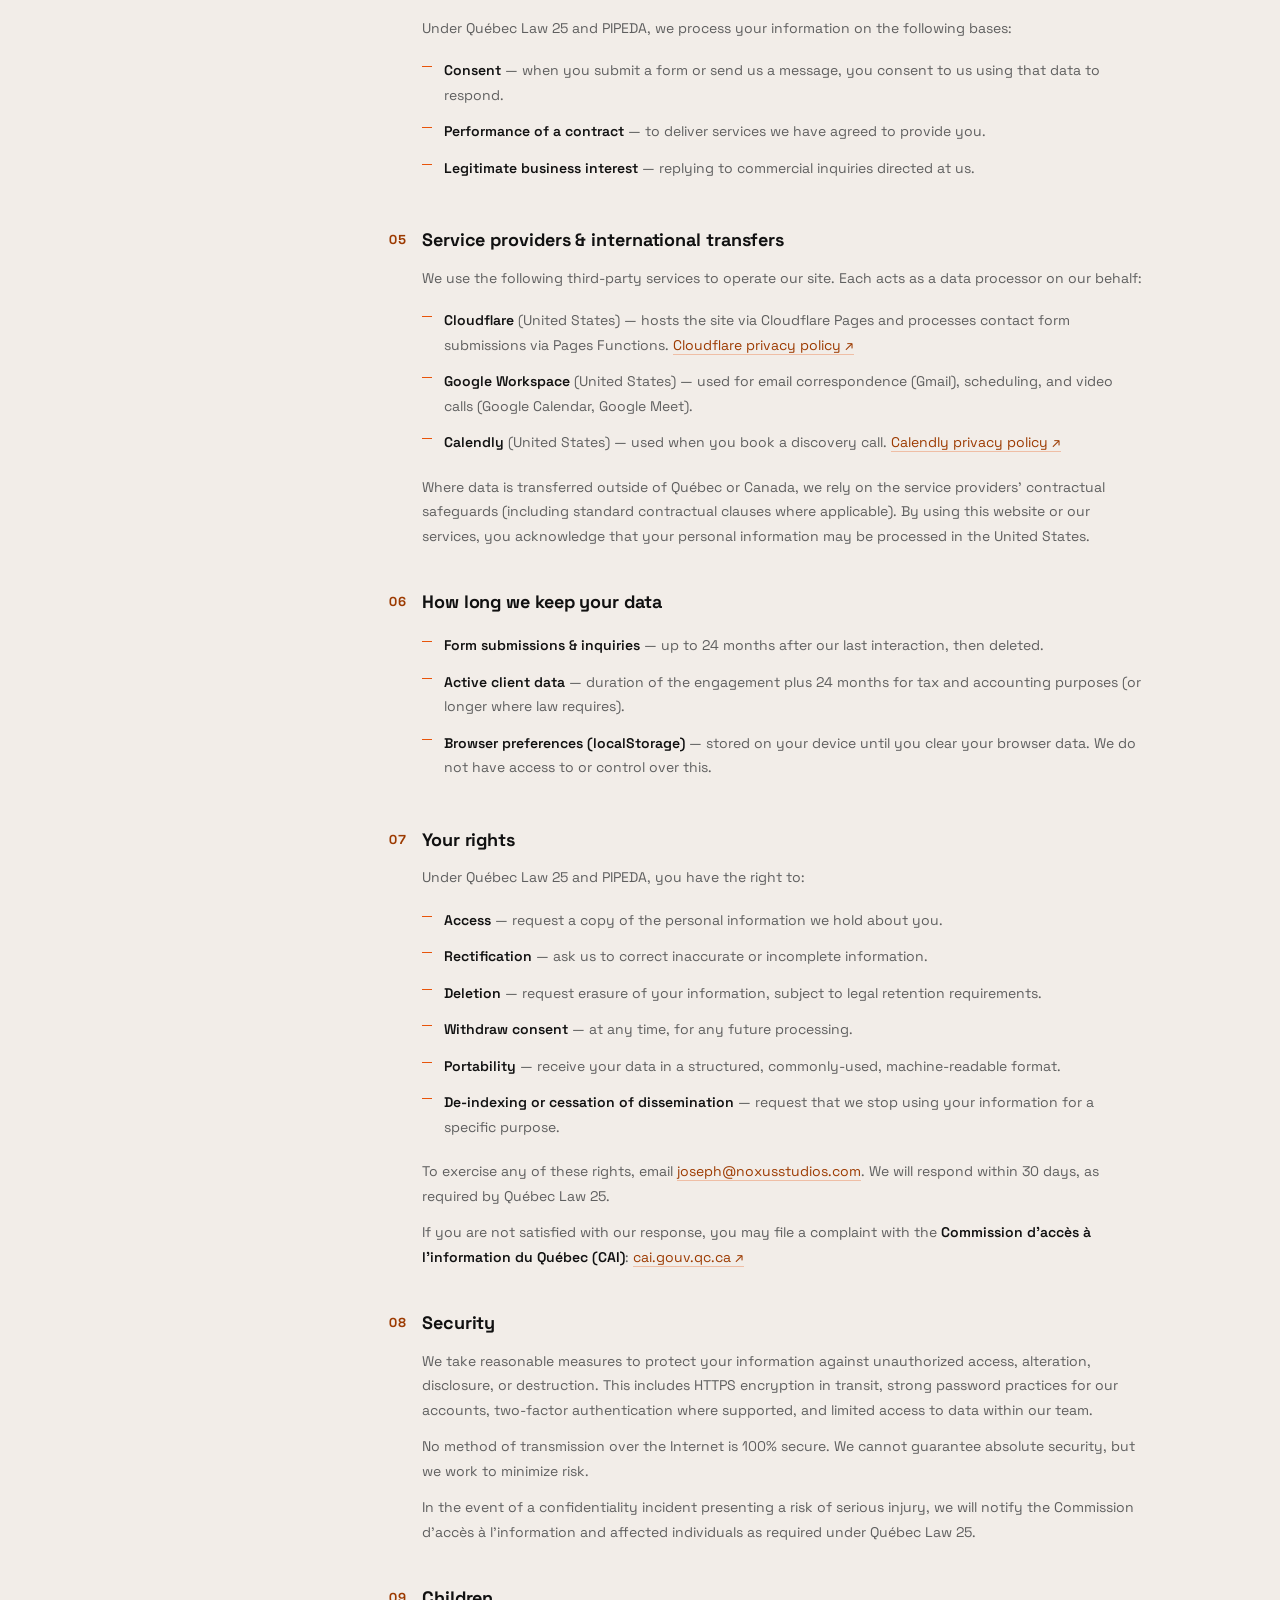
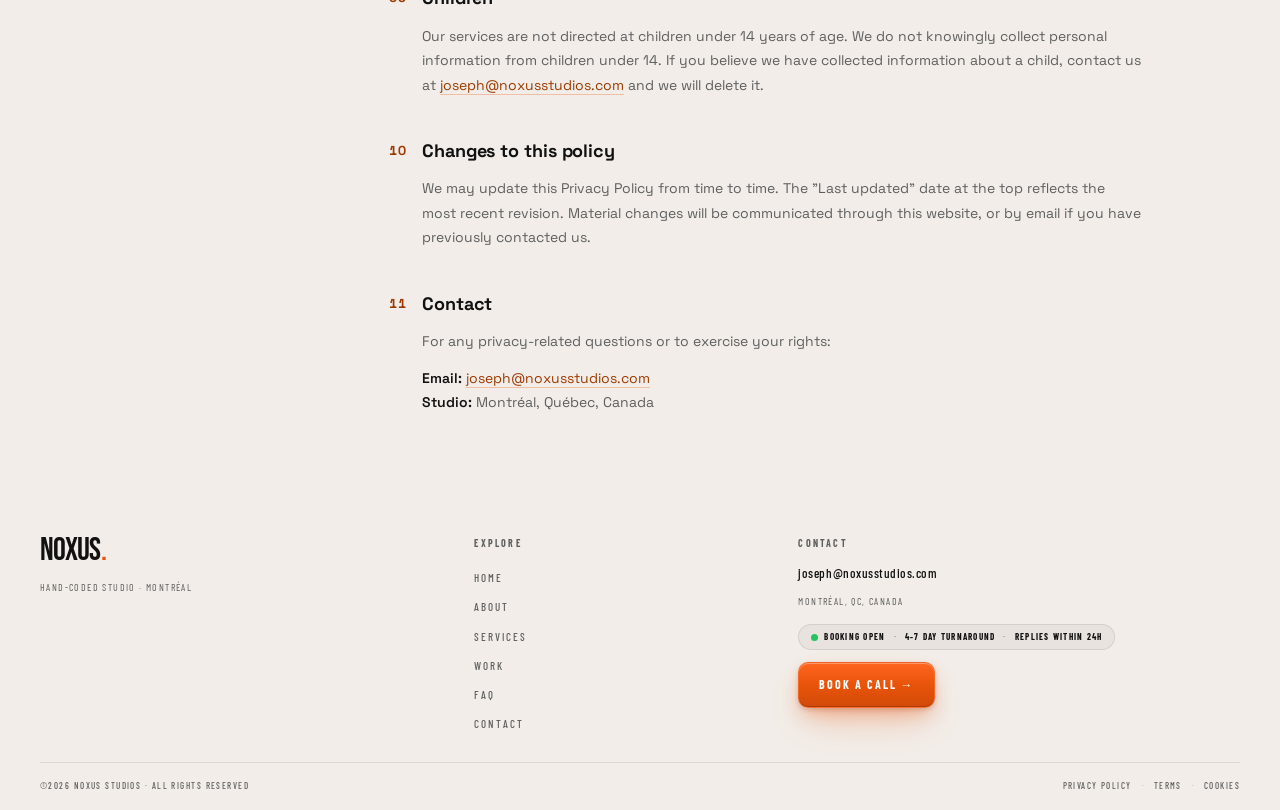
<file: privacy.html>
<!doctype html>
<html lang="en">
<head>
  <meta charset="utf-8" />
  <meta name="viewport" content="width=device-width, initial-scale=1" />
  <title data-i18n="privacy.title">Privacy Policy — Noxus</title>
  <meta name="description" data-i18n="privacy.metaDesc" content="How Noxus collects, uses, and protects your personal information. Compliant with Quebec Law 25 and PIPEDA." />
<!-- Open Graph / social previews -->
  <meta property="og:type" content="website">
  <meta property="og:url" content="https://noxusstudios.com/privacy.html">
  <meta property="og:title" content="Privacy Policy — Noxus">
  <meta property="og:description" content="How Noxus collects, uses, and protects your personal information. Compliant with Quebec Law 25 and PIPEDA.">
  <meta property="og:image" content="https://noxusstudios.com/favicon-512.png">
  <meta property="og:site_name" content="Noxus Studios">
  <meta name="twitter:card" content="summary">
  <meta name="twitter:title" content="Privacy Policy — Noxus">
  <meta name="twitter:description" content="How Noxus collects, uses, and protects your personal information. Compliant with Quebec Law 25 and PIPEDA.">
  <meta name="twitter:image" content="https://noxusstudios.com/favicon-512.png">


  <!-- Favicons -->
  <link rel="icon" type="image/svg+xml" href="favicon.svg">
  <link rel="icon" type="image/png" sizes="192x192" href="favicon-192.png">
  <link rel="icon" type="image/png" sizes="512x512" href="favicon-512.png">
  <link rel="apple-touch-icon" href="apple-touch-icon.png">

  <link rel="preload" href="fonts/bebas-neue-latin.woff2" as="font" type="font/woff2" crossorigin>

  <link rel="preconnect" href="https://fonts.googleapis.com">
  <link rel="preconnect" href="https://fonts.gstatic.com" crossorigin>
  <link href="https://fonts.googleapis.com/css2?family=Barlow+Condensed:wght@300;400;500;700&family=Space+Grotesk:wght@400;500;700&display=swap" rel="stylesheet">

  <link rel="stylesheet" href="css/base.css?v=2a851968">
  <link rel="stylesheet" href="css/components.css?v=4da7eed1">
  <link rel="stylesheet" href="css/pages/privacy.css?v=cff0be61">
  <link rel="stylesheet" href="css/theme-dark.css?v=db48810c">
  <link rel="stylesheet" href="css/components/chat-widget.css?v=c1739420">
  <script>
    (function () {
      try {
        var t = localStorage.getItem('noxus-theme');
        if (t === 'dark') document.documentElement.classList.add('dark');
        var l = localStorage.getItem('noxus-lang');
        if (l === 'fr' || l === 'en') document.documentElement.setAttribute('lang', l);
      } catch (e) {}
    })();
  </script>
</head>
<body>

  <header class="site-nav" id="site-nav">
    <a href="index.html" class="nav-logo">noxus<span class="nav-logo-dot">.</span></a>

    <div class="status-bar" aria-label="Studio availability">
      <span class="status-bar__dot" aria-hidden="true"></span>
      <span data-i18n="common.status.booking">Booking Open</span>
      <span class="status-bar__sep" aria-hidden="true">·</span>
      <span data-i18n="common.status.turnaround">4-7 Day Turnaround</span>
      <span class="status-bar__sep" aria-hidden="true">·</span>
      <span data-i18n="common.status.replies">Replies within 24h</span>
    </div>

    <button class="lang-toggle" id="lang-toggle" type="button">
      <span class="lang-toggle__opt is-active" data-lang="en" data-i18n="common.nav.lang.en">EN</span>
      <span class="lang-toggle__sep" aria-hidden="true">|</span>
      <span class="lang-toggle__opt" data-lang="fr" data-i18n="common.nav.lang.fr">FR</span>
    </button>

    <button class="theme-toggle" id="theme-toggle" type="button"
            aria-label="Switch to dark mode" aria-pressed="false">
      <svg class="theme-toggle-icon theme-toggle-moon" width="16" height="16" viewBox="0 0 24 24"
           fill="none" stroke="currentColor" stroke-width="1.25"
           stroke-linecap="round" stroke-linejoin="round" aria-hidden="true">
        <path d="M20.5 13.5A8.5 8.5 0 0 1 10.5 3.5 8.5 8.5 0 1 0 20.5 13.5Z" />
      </svg>
      <svg class="theme-toggle-icon theme-toggle-sun" width="16" height="16" viewBox="0 0 24 24"
           fill="none" stroke="currentColor" stroke-width="1.25"
           stroke-linecap="round" stroke-linejoin="round" aria-hidden="true">
        <circle cx="12" cy="12" r="3.6" />
        <line x1="12" y1="2.5" x2="12" y2="4.6" />
        <line x1="12" y1="19.4" x2="12" y2="21.5" />
        <line x1="4.7" y1="4.7" x2="6.2" y2="6.2" />
        <line x1="17.8" y1="17.8" x2="19.3" y2="19.3" />
        <line x1="2.5" y1="12" x2="4.6" y2="12" />
        <line x1="19.4" y1="12" x2="21.5" y2="12" />
        <line x1="4.7" y1="19.3" x2="6.2" y2="17.8" />
        <line x1="17.8" y1="6.2" x2="19.3" y2="4.7" />
      </svg>
    </button>

    <nav class="nav-pill is-collapsed" id="nav-pill" aria-label="Main navigation">
      <div class="nav-pill-inner">
        <a href="about.html"    class="nav-pill-link"><span data-i18n="common.nav.about">About</span></a>
        <a href="services.html" class="nav-pill-link"><span data-i18n="common.nav.services">Services</span></a>
        <a href="work.html"     class="nav-pill-link"><span data-i18n="common.nav.work">Work</span></a>
        <a href="faq.html"      class="nav-pill-link"><span data-i18n="common.nav.faq">FAQ</span></a>
        <a href="contact.html"  class="nav-pill-link"><span data-i18n="common.nav.contact">Contact</span></a>
      </div>
      <span class="nav-pill-collapsed-icon" aria-hidden="true">
        <svg width="18" height="18" viewBox="0 0 24 24" fill="none" stroke="currentColor"
             stroke-width="1.25" stroke-linecap="round" stroke-linejoin="round">
          <line x1="4" y1="7"  x2="20" y2="7" />
          <line x1="4" y1="12" x2="20" y2="12" />
          <line x1="4" y1="17" x2="20" y2="17" />
        </svg>
      </span>
    </nav>
  </header>

  <div class="theme-curtain" id="theme-curtain" aria-hidden="true"></div>

  <div class="nav-overlay" id="nav-overlay" aria-hidden="true">
    <button class="nav-overlay-close" id="nav-close" aria-label="Close menu">×</button>
    <nav>
      <a href="index.html"    class="nav-overlay-link" data-i18n="common.nav.home">Home</a>
      <a href="about.html"    class="nav-overlay-link" data-i18n="common.nav.about">About</a>
      <a href="services.html" class="nav-overlay-link" data-i18n="common.nav.services">Services</a>
      <a href="work.html"     class="nav-overlay-link" data-i18n="common.nav.work">Work</a>
      <a href="faq.html"      class="nav-overlay-link" data-i18n="common.nav.faq">FAQ</a>
      <a href="contact.html"  class="nav-overlay-link" data-i18n="common.nav.contact">Contact</a>
    </nav>
  </div>

  <main>
    <section class="privacy-hero" data-theme="light">
      <div class="privacy-hero__inner">
        <div class="privacy-hero__eyebrow" data-i18n="privacy.hero.eyebrow">Legal</div>
        <h1 class="privacy-hero__title" data-i18n="privacy.hero.title">Privacy Policy</h1>
        <p class="privacy-hero__updated" data-i18n="privacy.hero.updated">Last updated · May 12, 2026</p>
      </div>
    </section>

    <section class="privacy-body" data-theme="light">
      <div class="privacy-body__inner">

        <p class="privacy-intro" data-i18n="privacy.intro.body" data-i18n-html>
          This Privacy Policy describes how <strong>Noxus</strong> ("we", "us", "our") collects, uses, and protects your personal information when you visit this website or use our services. We respect your privacy and comply with applicable Canadian and Québec privacy laws, including Québec's <em>Act respecting the protection of personal information in the private sector</em> (Law 25) and the federal <em>Personal Information Protection and Electronic Documents Act</em> (PIPEDA).
        </p>

        <article class="privacy-section">
          <h2 class="privacy-section__title" data-i18n="privacy.s1.title">1 · Who we are</h2>
          <div class="privacy-section__body" data-i18n="privacy.s1.body" data-i18n-html>
            <p>Noxus is a web design and development studio based in Montréal, Québec, Canada.</p>
            <p>For privacy-related inquiries, contact our privacy officer:</p>
            <p><strong>Joseph</strong> — Privacy Officer<br>Email: <a href="mailto:joseph@noxusstudios.com">joseph@noxusstudios.com</a></p>
          </div>
        </article>

        <article class="privacy-section">
          <h2 class="privacy-section__title" data-i18n="privacy.s2.title">2 · Information we collect</h2>
          <div class="privacy-section__body" data-i18n="privacy.s2.body" data-i18n-html>
            <p>We collect personal information only when you choose to provide it. This includes:</p>
            <ul>
              <li><strong>Contact form submissions</strong> — name, email address, service type, budget range, and project details you share.</li>
              <li><strong>Direct communications</strong> — anything you send via email, Instagram DM, or Calendly bookings.</li>
              <li><strong>Browser preferences</strong> — theme (light/dark) and language (EN/FR) saved to your browser's localStorage on your device. This data never leaves your browser and is not transmitted to us.</li>
            </ul>
            <p>We do not currently use cookies for tracking, advertising, or analytics.</p>
          </div>
        </article>

        <article class="privacy-section">
          <h2 class="privacy-section__title" data-i18n="privacy.s3.title">3 · How we use your information</h2>
          <div class="privacy-section__body" data-i18n="privacy.s3.body" data-i18n-html>
            <p>We use the information you provide solely to:</p>
            <ul>
              <li>Respond to your inquiry or service request</li>
              <li>Schedule and conduct discovery calls</li>
              <li>Deliver services you have agreed to</li>
              <li>Send transactional communications (project updates, invoices)</li>
            </ul>
            <p>We do not use your information for marketing or send promotional emails without your explicit, prior consent.</p>
          </div>
        </article>

        <article class="privacy-section">
          <h2 class="privacy-section__title" data-i18n="privacy.s4.title">4 · Legal basis</h2>
          <div class="privacy-section__body" data-i18n="privacy.s4.body" data-i18n-html>
            <p>Under Québec Law 25 and PIPEDA, we process your information on the following bases:</p>
            <ul>
              <li><strong>Consent</strong> — when you submit a form or send us a message, you consent to us using that data to respond.</li>
              <li><strong>Performance of a contract</strong> — to deliver services we have agreed to provide you.</li>
              <li><strong>Legitimate business interest</strong> — replying to commercial inquiries directed at us.</li>
            </ul>
          </div>
        </article>

        <article class="privacy-section">
          <h2 class="privacy-section__title" data-i18n="privacy.s5.title">5 · Service providers &amp; international transfers</h2>
          <div class="privacy-section__body" data-i18n="privacy.s5.body" data-i18n-html>
            <p>We use the following third-party services to operate our site. Each acts as a data processor on our behalf:</p>
            <ul>
              <li><strong>Cloudflare</strong> (United States) — hosts the site, provides CDN/security, and processes contact form submissions via Pages Functions. <a href="https://www.cloudflare.com/privacypolicy/" target="_blank" rel="noopener noreferrer">Cloudflare privacy policy ↗</a></li>
              <li><strong>Google Workspace</strong> (United States) — used for email correspondence (Gmail), scheduling, and video calls (Google Calendar, Google Meet).</li>
              <li><strong>Calendly</strong> (United States) — used when you book a discovery call. <a href="https://calendly.com/privacy" target="_blank" rel="noopener noreferrer">Calendly privacy policy ↗</a></li>
            </ul>
            <p>Where data is transferred outside of Québec or Canada, we rely on the service providers' contractual safeguards (including standard contractual clauses where applicable). By using this website or our services, you acknowledge that your personal information may be processed in the United States.</p>
          </div>
        </article>

        <article class="privacy-section">
          <h2 class="privacy-section__title" data-i18n="privacy.s6.title">6 · How long we keep your data</h2>
          <div class="privacy-section__body" data-i18n="privacy.s6.body" data-i18n-html>
            <ul>
              <li><strong>Form submissions &amp; inquiries</strong> — up to 24 months after our last interaction, then deleted.</li>
              <li><strong>Active client data</strong> — duration of the engagement plus 24 months for tax and accounting purposes (or longer where law requires).</li>
              <li><strong>Browser preferences (localStorage)</strong> — stored on your device until you clear your browser data. We do not have access to or control over this.</li>
            </ul>
          </div>
        </article>

        <article class="privacy-section">
          <h2 class="privacy-section__title" data-i18n="privacy.s7.title">7 · Your rights</h2>
          <div class="privacy-section__body" data-i18n="privacy.s7.body" data-i18n-html>
            <p>Under Québec Law 25 and PIPEDA, you have the right to:</p>
            <ul>
              <li><strong>Access</strong> — request a copy of the personal information we hold about you.</li>
              <li><strong>Rectification</strong> — ask us to correct inaccurate or incomplete information.</li>
              <li><strong>Deletion</strong> — request erasure of your information, subject to legal retention requirements.</li>
              <li><strong>Withdraw consent</strong> — at any time, for any future processing.</li>
              <li><strong>Portability</strong> — receive your data in a structured, commonly-used, machine-readable format.</li>
              <li><strong>De-indexing or cessation of dissemination</strong> — request that we stop using your information for a specific purpose.</li>
            </ul>
            <p>To exercise any of these rights, email <a href="mailto:joseph@noxusstudios.com">joseph@noxusstudios.com</a>. We will respond within 30 days, as required by Québec Law 25.</p>
            <p>If you are not satisfied with our response, you may file a complaint with the <strong>Commission d'accès à l'information du Québec (CAI)</strong>: <a href="https://www.cai.gouv.qc.ca/" target="_blank" rel="noopener noreferrer">cai.gouv.qc.ca ↗</a></p>
          </div>
        </article>

        <article class="privacy-section">
          <h2 class="privacy-section__title" data-i18n="privacy.s8.title">8 · Security</h2>
          <div class="privacy-section__body" data-i18n="privacy.s8.body" data-i18n-html>
            <p>We take reasonable measures to protect your information against unauthorized access, alteration, disclosure, or destruction. This includes HTTPS encryption in transit, strong password practices for our accounts, two-factor authentication where supported, and limited access to data within our team.</p>
            <p>No method of transmission over the Internet is 100% secure. We cannot guarantee absolute security, but we work to minimize risk.</p>
            <p>In the event of a confidentiality incident presenting a risk of serious injury, we will notify the Commission d'accès à l'information and affected individuals as required under Québec Law 25.</p>
          </div>
        </article>

        <article class="privacy-section">
          <h2 class="privacy-section__title" data-i18n="privacy.s9.title">9 · Children</h2>
          <div class="privacy-section__body" data-i18n="privacy.s9.body" data-i18n-html>
            <p>Our services are not directed at children under 14 years of age. We do not knowingly collect personal information from children under 14. If you believe we have collected information about a child, contact us at <a href="mailto:joseph@noxusstudios.com">joseph@noxusstudios.com</a> and we will delete it.</p>
          </div>
        </article>

        <article class="privacy-section">
          <h2 class="privacy-section__title" data-i18n="privacy.s10.title">10 · Changes to this policy</h2>
          <div class="privacy-section__body" data-i18n="privacy.s10.body" data-i18n-html>
            <p>We may update this Privacy Policy from time to time. The "Last updated" date at the top reflects the most recent revision. Material changes will be communicated through this website, or by email if you have previously contacted us.</p>
          </div>
        </article>

        <article class="privacy-section">
          <h2 class="privacy-section__title" data-i18n="privacy.s11.title">11 · Contact</h2>
          <div class="privacy-section__body" data-i18n="privacy.s11.body" data-i18n-html>
            <p>For any privacy-related questions or to exercise your rights:</p>
            <p>
              <strong>Email:</strong> <a href="mailto:joseph@noxusstudios.com">joseph@noxusstudios.com</a><br>
              <strong>Studio:</strong> Montréal, Québec, Canada
            </p>
          </div>
        </article>

      </div>
    </section>
  </main>

  <!-- ====================== FOOTER ====================== -->
  <footer data-theme="light">
    <div class="footer-grid">
      <div class="footer-col footer-col--brand">
        <a href="index.html" class="footer-brand">noxus<span class="footer-brand-dot">.</span></a>
        <p class="footer-tagline" data-i18n="common.footer.tagline">
          Hand-coded studio · Montréal
        </p>
      </div>

      <div class="footer-col footer-col--nav">
        <span class="footer-col-title" data-i18n="common.footer.colTitle.explore">Explore</span>
        <ul class="footer-nav-list">
          <li><a href="index.html"    data-i18n="common.nav.home">Home</a></li>
          <li><a href="about.html"    data-i18n="common.nav.about">About</a></li>
          <li><a href="services.html" data-i18n="common.nav.services">Services</a></li>
          <li><a href="work.html"     data-i18n="common.nav.work">Work</a></li>
          <li><a href="faq.html"      data-i18n="common.nav.faq">FAQ</a></li>
          <li><a href="contact.html"  data-i18n="common.nav.contact">Contact</a></li>
        </ul>
      </div>

      <div class="footer-col footer-col--contact">
        <span class="footer-col-title" data-i18n="common.footer.colTitle.contact">Contact</span>
        <a class="footer-contact-link" href="mailto:joseph@noxusstudios.com">joseph@noxusstudios.com</a>
        <span class="footer-contact-loc" data-i18n="common.footer.location">Montréal, QC, Canada</span>
        <div class="footer-status-row">
          <span class="footer-status-dot" aria-hidden="true"></span>
          <span data-i18n="common.footer.status.bookingOpen">Booking Open</span>
          <span class="footer-status-sep" aria-hidden="true">·</span>
          <span data-i18n="common.status.turnaround">4-7 Day Turnaround</span>
          <span class="footer-status-sep" aria-hidden="true">·</span>
          <span data-i18n="common.status.replies">Replies within 24h</span>
        </div>
        <a class="footer-contact-cta" href="https://calendly.com/noxusstudios/30min" target="_blank" rel="noopener noreferrer" data-magnetic>
          <span data-i18n="common.footer.cta">Book a call →</span>
        </a>
      </div>
    </div>

    <div class="footer-meta">
      <span class="footer-meta-text" data-i18n="common.footer.copyright">©2026 Noxus Studios · All rights reserved</span>
      <span class="footer-meta-links">
        <a class="footer-meta-text footer-meta-link" href="privacy.html" data-i18n="common.footer.privacy">Privacy Policy</a>
        <span class="footer-meta-sep" aria-hidden="true">·</span>
        <a class="footer-meta-text footer-meta-link" href="terms.html" data-i18n="common.footer.terms">Terms</a>
        <span class="footer-meta-sep" aria-hidden="true">·</span>
        <a class="footer-meta-text footer-meta-link" href="cookies.html" data-i18n="common.footer.cookies">Cookies</a>
      </span>
    </div>
  </footer>

  <script src="js/translations.js?v=cb5580d6" defer></script>
  <script src="js/i18n.js?v=adf37e55" defer></script>
  <script src="js/legal.js?v=0527d66c" defer></script>
  <script src="js/nav.js?v=b0d0756e" defer></script>
  <script src="js/animations.js?v=338cf70c" defer></script>
  <script src="js/theme-toggle.js?v=25b3de7f" defer></script>
  <script src="js/chat-widget.js?v=458e7e56" defer></script>
</body>
</html>
</file>
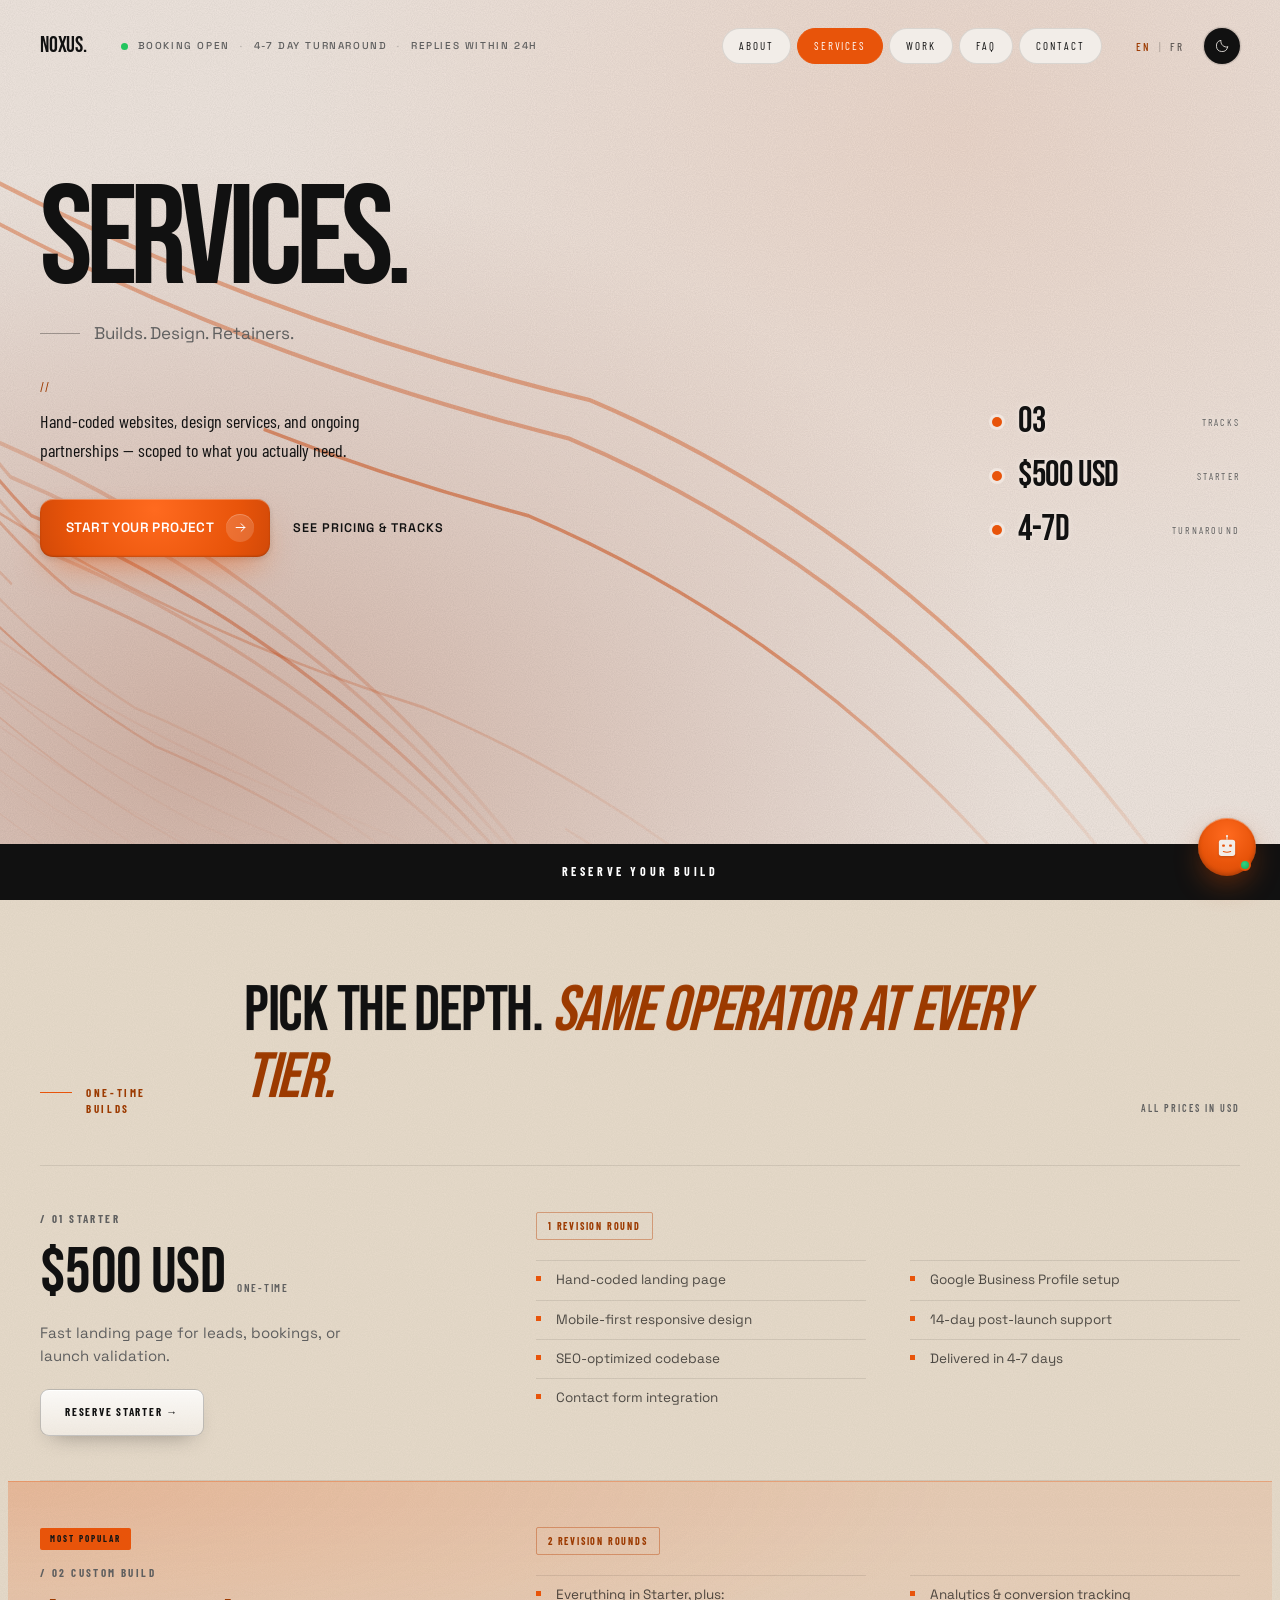
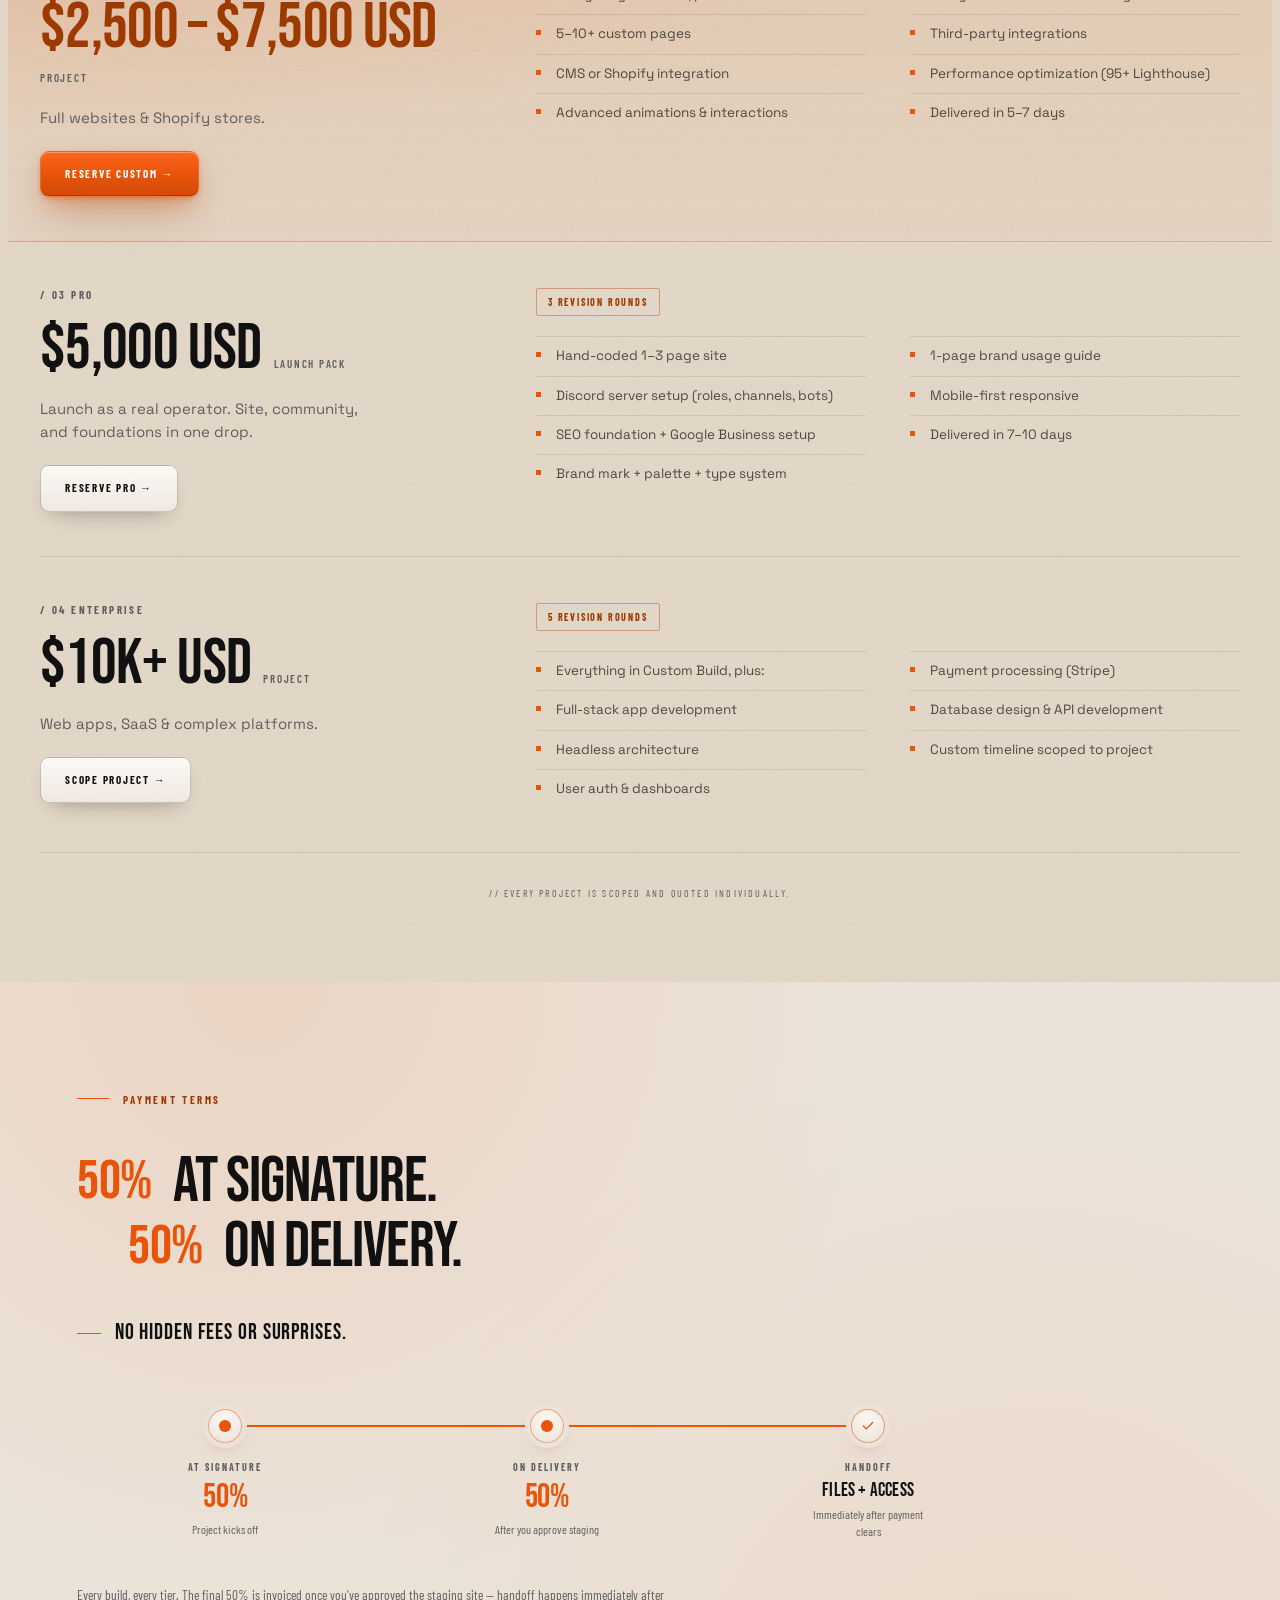
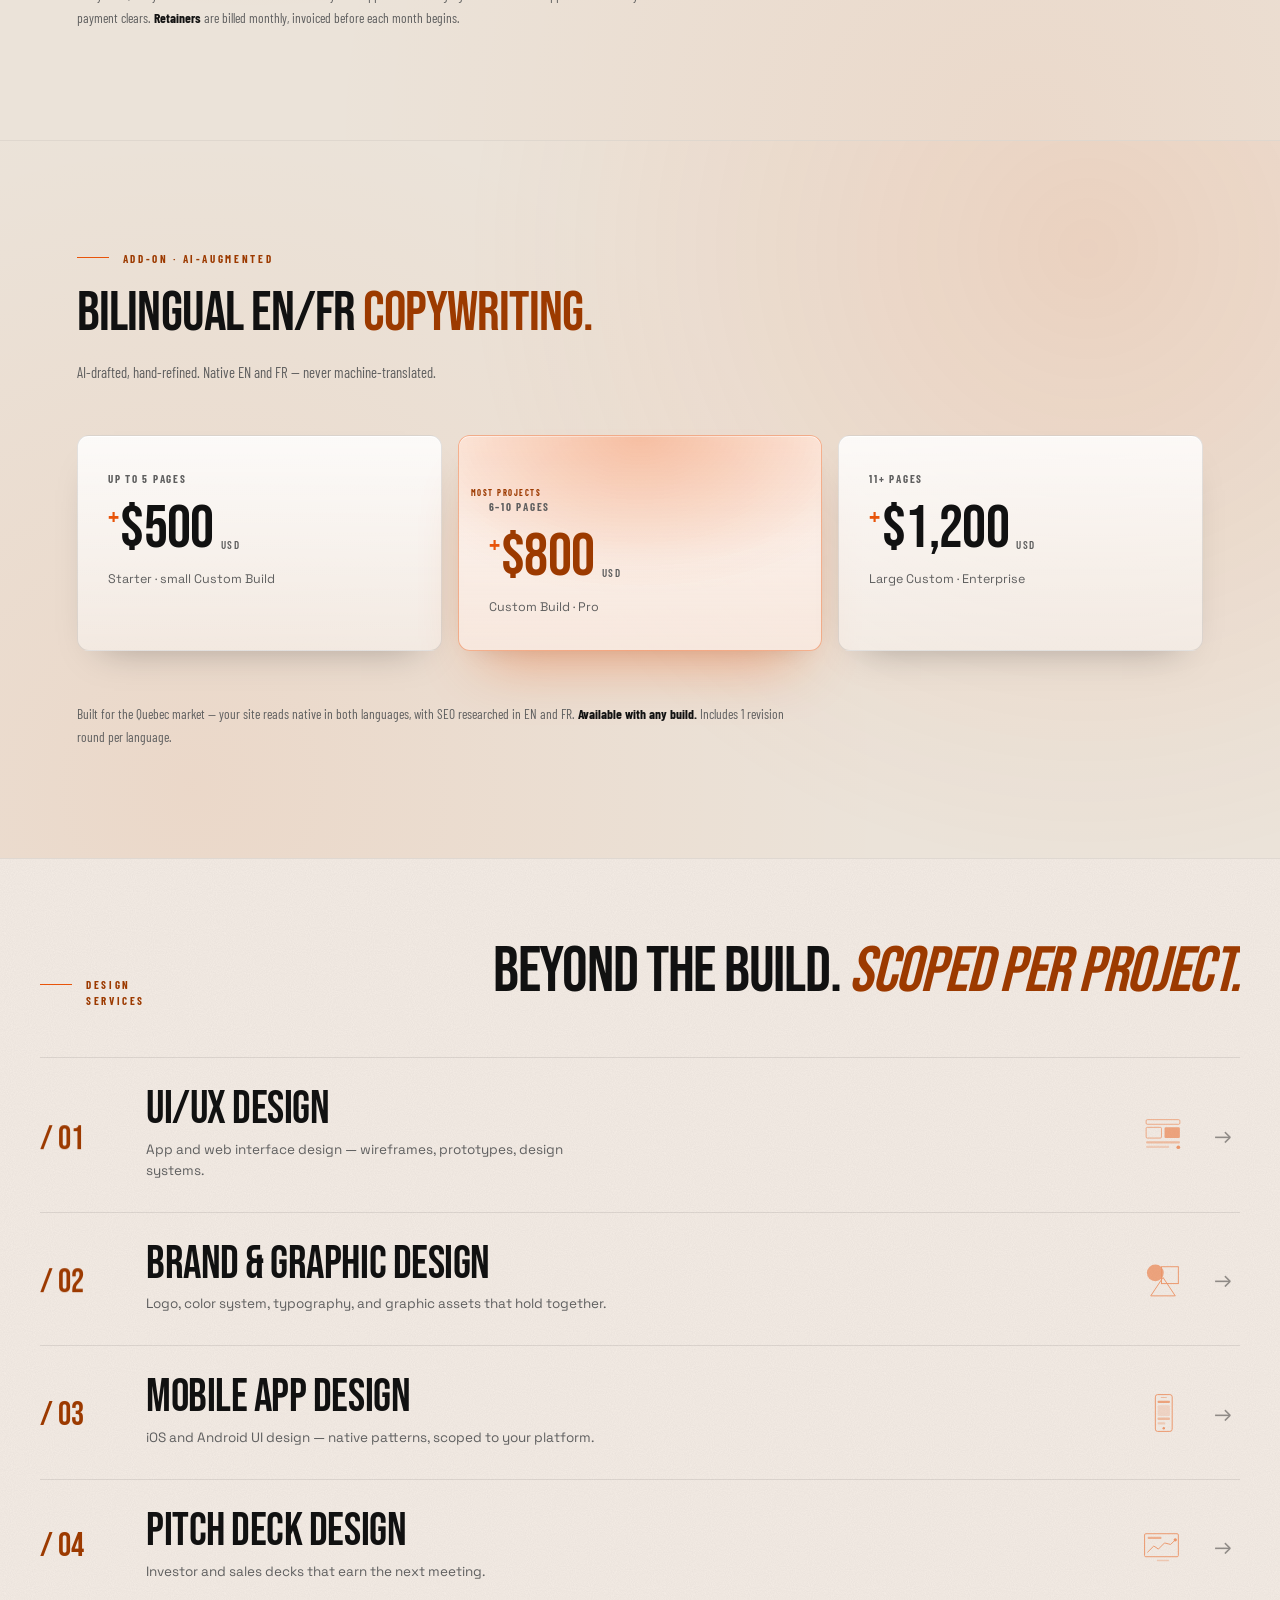
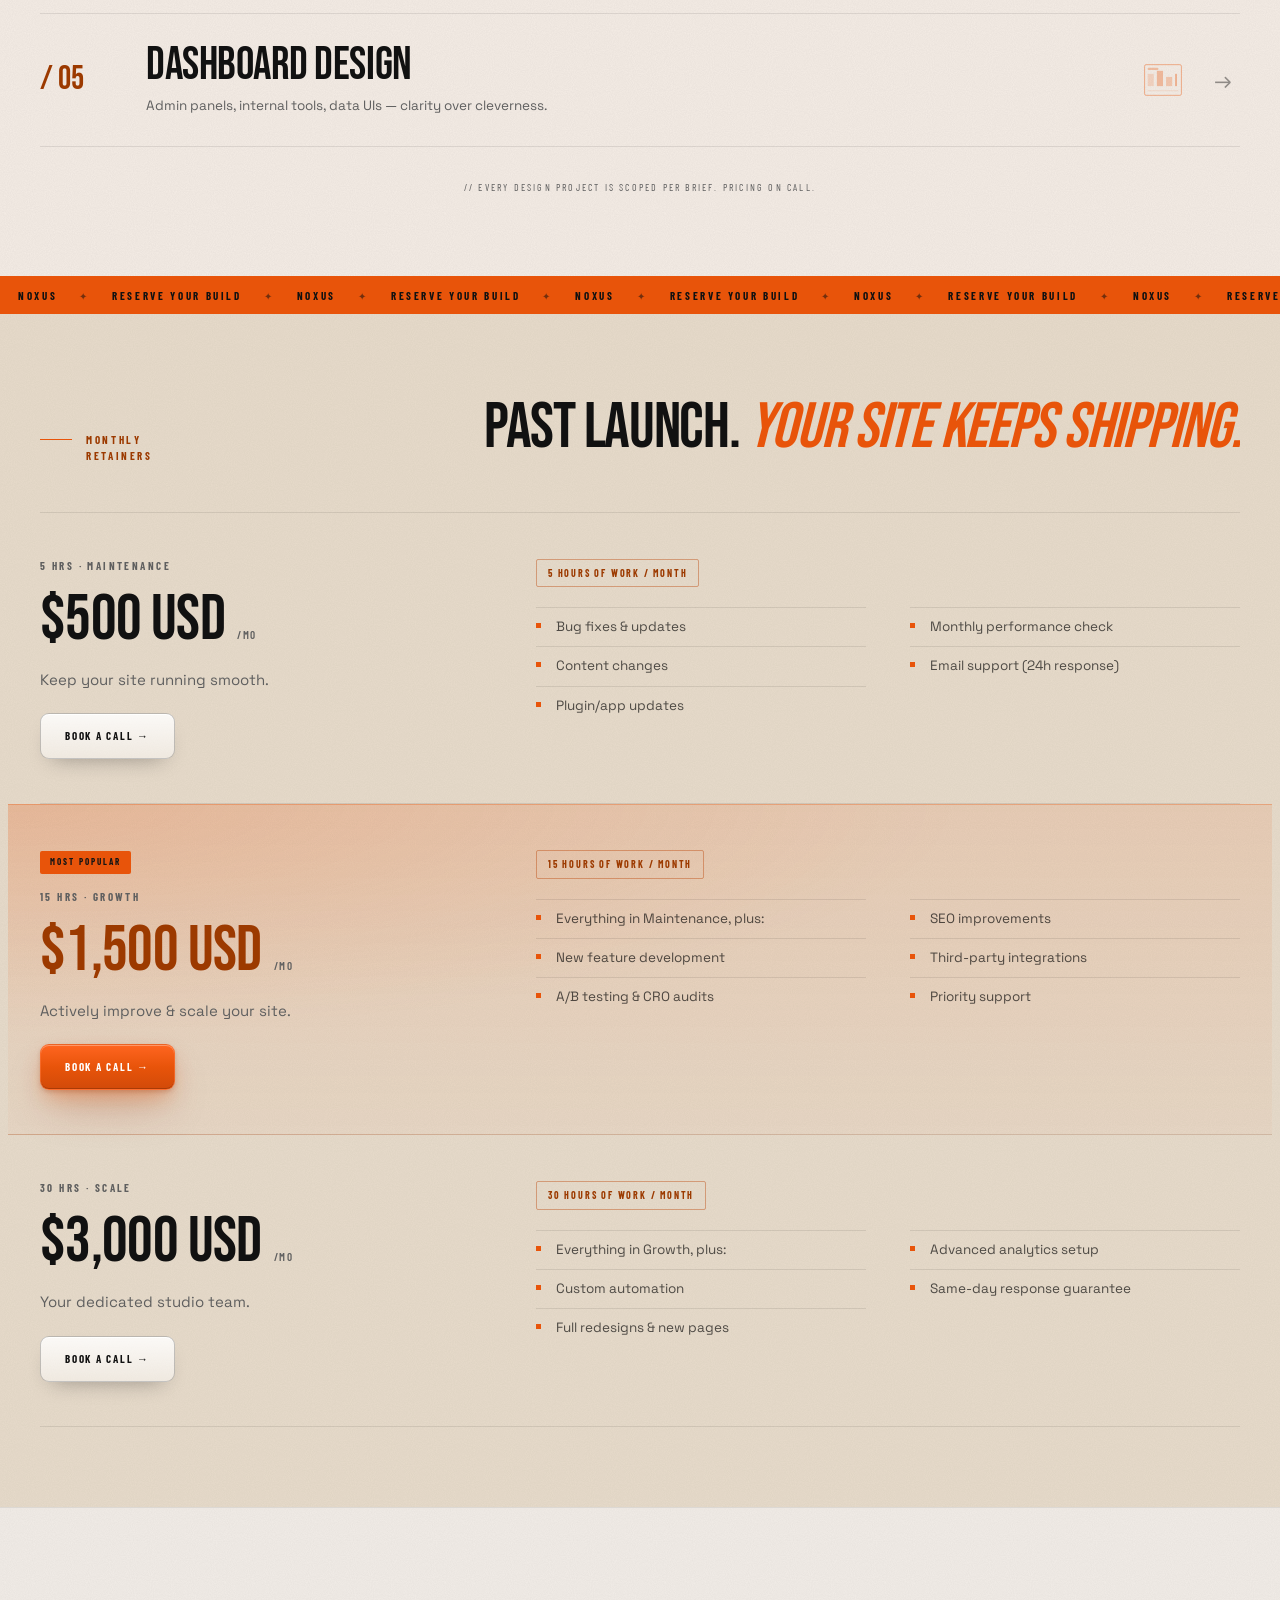
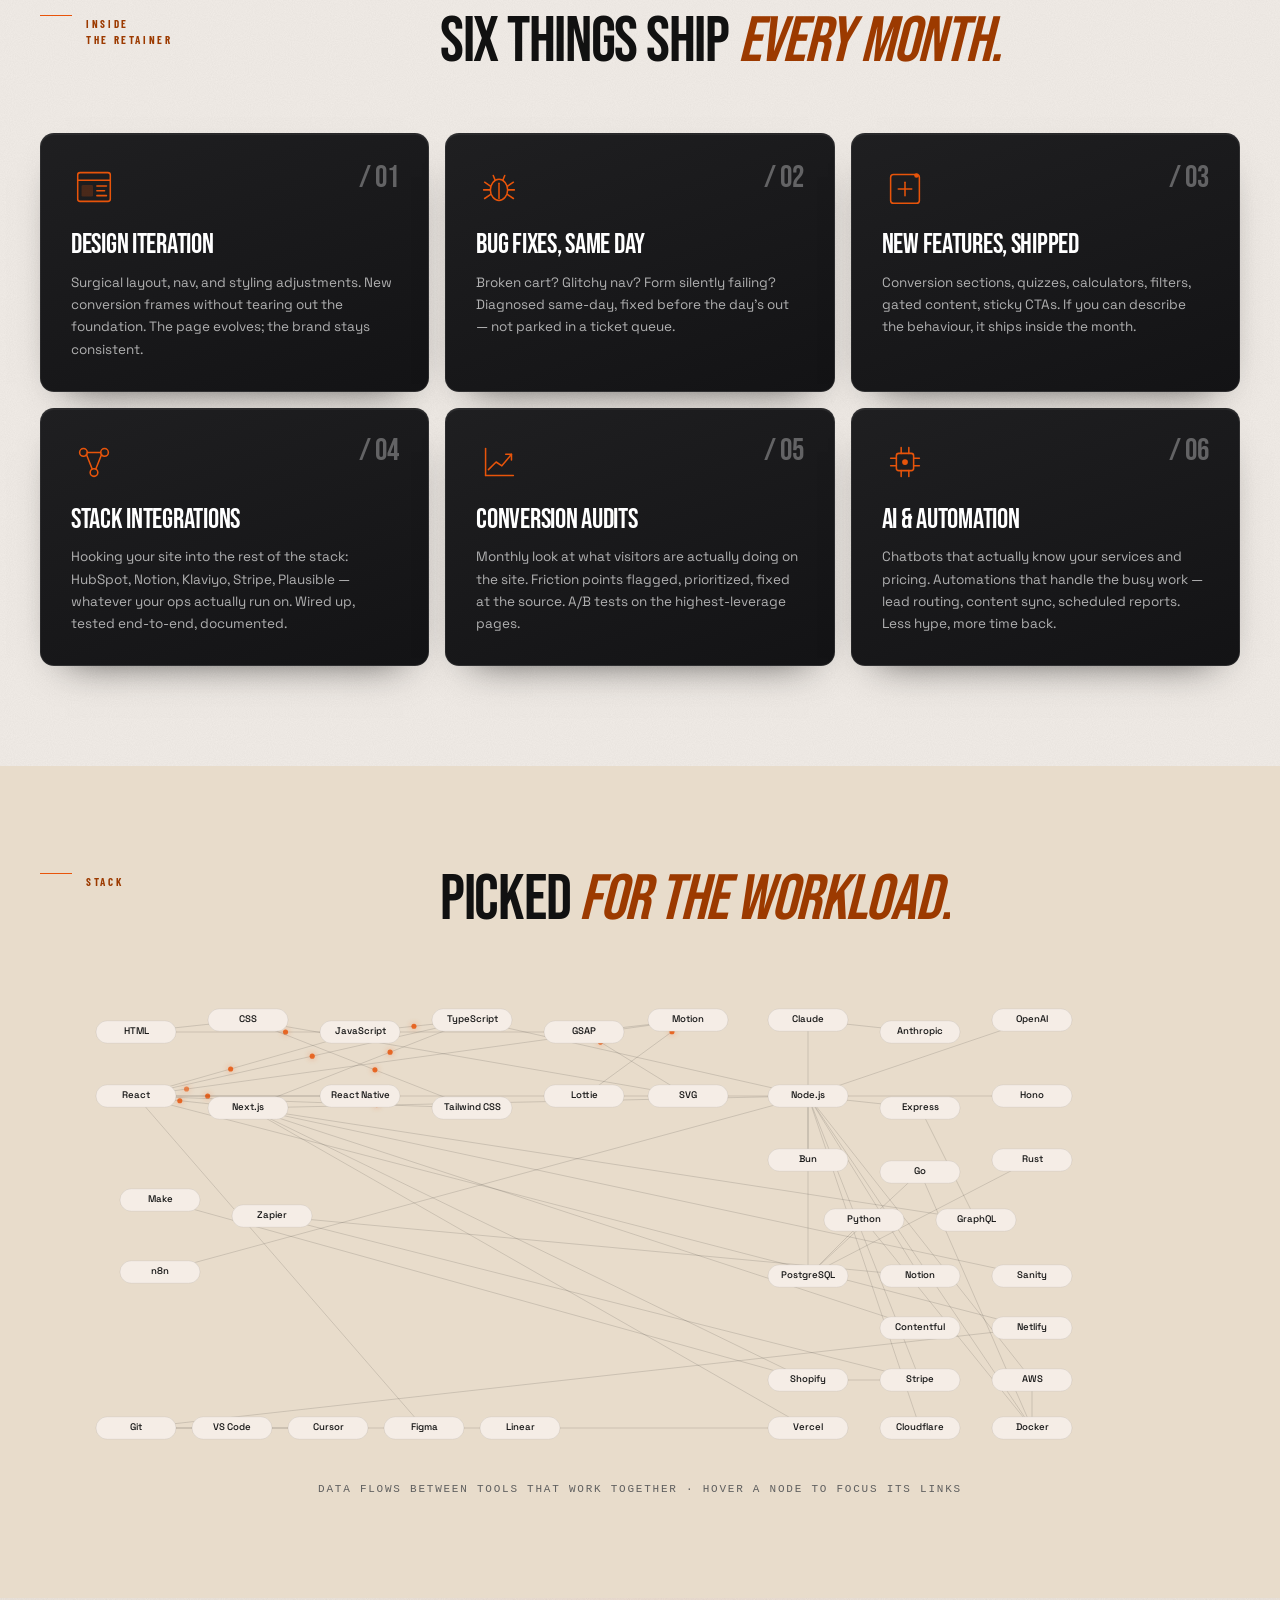
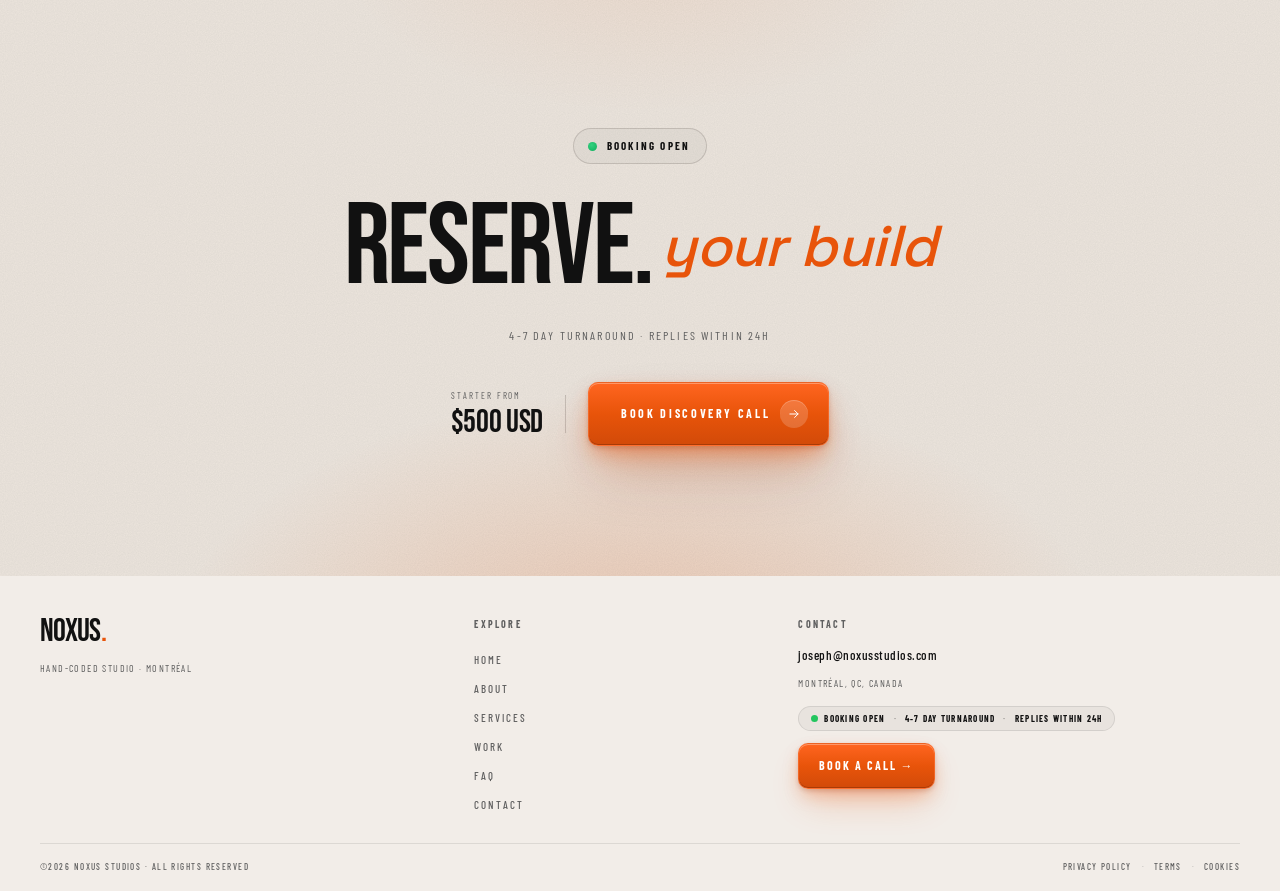
<file: services.html>
<!doctype html>
<html lang="en">
<head>
  <meta charset="utf-8" />
  <meta name="viewport" content="width=device-width, initial-scale=1" />
  <title data-i18n="services.title">Services — Noxus</title>
  <meta name="description" data-i18n="services.metaDesc" content="Hand-coded websites, design services, and monthly retainers from Noxus. Montréal-based. Builds from $500 USD." />
<!-- Open Graph / social previews -->
  <meta property="og:type" content="website">
  <meta property="og:url" content="https://noxusstudios.com/services.html">
  <meta property="og:title" content="Services — Noxus">
  <meta property="og:description" content="Hand-coded websites, design services, and monthly retainers from Noxus. Montréal-based. Builds from $500 USD.">
  <meta property="og:image" content="https://noxusstudios.com/favicon-512.png">
  <meta property="og:site_name" content="Noxus Studios">
  <meta name="twitter:card" content="summary">
  <meta name="twitter:title" content="Services — Noxus">
  <meta name="twitter:description" content="Hand-coded websites, design services, and monthly retainers from Noxus. Montréal-based. Builds from $500 USD.">
  <meta name="twitter:image" content="https://noxusstudios.com/favicon-512.png">


  <!-- Favicons -->
  <link rel="icon" type="image/svg+xml" href="favicon.svg">
  <link rel="icon" type="image/png" sizes="192x192" href="favicon-192.png">
  <link rel="icon" type="image/png" sizes="512x512" href="favicon-512.png">
  <link rel="apple-touch-icon" href="apple-touch-icon.png">

  <link rel="preload" href="fonts/bebas-neue-latin.woff2" as="font" type="font/woff2" crossorigin>

  <link rel="preconnect" href="https://fonts.googleapis.com">
  <link rel="preconnect" href="https://fonts.gstatic.com" crossorigin>
  <link href="https://fonts.googleapis.com/css2?family=Barlow+Condensed:wght@300;400;500;700&family=Space+Grotesk:wght@400;500;700&display=swap" rel="stylesheet">

  <link rel="stylesheet" href="css/base.css?v=2a851968">
  <link rel="stylesheet" href="css/components.css?v=4da7eed1">
  <link rel="stylesheet" href="css/pages/services.css?v=b8de680c">
  <link rel="stylesheet" href="css/theme-dark.css?v=db48810c">
  <link rel="stylesheet" href="css/components/chat-widget.css?v=c1739420">
  <script>
    // Apply persisted theme + lang before paint to avoid FOUC.
    (function () {
      try {
        var t = localStorage.getItem('noxus-theme');
        if (t === 'dark') document.documentElement.classList.add('dark');
        var l = localStorage.getItem('noxus-lang');
        if (l === 'fr' || l === 'en') document.documentElement.setAttribute('lang', l);
      } catch (e) {}
    })();
  </script>
</head>
<body>

  <!-- ====================== NAV ====================== -->
  <header class="site-nav" id="site-nav">
    <a href="index.html" class="nav-logo">noxus<span class="nav-logo-dot">.</span></a>

    <div class="status-bar" aria-label="Studio availability">
      <span class="status-bar__dot" aria-hidden="true"></span>
      <span data-i18n="common.status.booking">Booking Open</span>
      <span class="status-bar__sep" aria-hidden="true">·</span>
      <span data-i18n="common.status.turnaround">4-7 Day Turnaround</span>
      <span class="status-bar__sep" aria-hidden="true">·</span>
      <span data-i18n="common.status.replies">Replies within 24h</span>
    </div>

    <button class="lang-toggle" id="lang-toggle" type="button">
      <span class="lang-toggle__opt is-active" data-lang="en" data-i18n="common.nav.lang.en">EN</span>
      <span class="lang-toggle__sep" aria-hidden="true">|</span>
      <span class="lang-toggle__opt" data-lang="fr" data-i18n="common.nav.lang.fr">FR</span>
    </button>

    <button class="theme-toggle" id="theme-toggle" type="button"
            aria-label="Switch to dark mode" aria-pressed="false">
      <svg class="theme-toggle-icon theme-toggle-moon" width="16" height="16" viewBox="0 0 24 24"
           fill="none" stroke="currentColor" stroke-width="1.25"
           stroke-linecap="round" stroke-linejoin="round" aria-hidden="true">
        <path d="M20.5 13.5A8.5 8.5 0 0 1 10.5 3.5 8.5 8.5 0 1 0 20.5 13.5Z" />
      </svg>
      <svg class="theme-toggle-icon theme-toggle-sun" width="16" height="16" viewBox="0 0 24 24"
           fill="none" stroke="currentColor" stroke-width="1.25"
           stroke-linecap="round" stroke-linejoin="round" aria-hidden="true">
        <circle cx="12" cy="12" r="3.6" />
        <line x1="12" y1="2.5" x2="12" y2="4.6" />
        <line x1="12" y1="19.4" x2="12" y2="21.5" />
        <line x1="4.7" y1="4.7" x2="6.2" y2="6.2" />
        <line x1="17.8" y1="17.8" x2="19.3" y2="19.3" />
        <line x1="2.5" y1="12" x2="4.6" y2="12" />
        <line x1="19.4" y1="12" x2="21.5" y2="12" />
        <line x1="4.7" y1="19.3" x2="6.2" y2="17.8" />
        <line x1="17.8" y1="6.2" x2="19.3" y2="4.7" />
      </svg>
    </button>

    <nav class="nav-pill is-collapsed" id="nav-pill" aria-label="Main navigation">
      <div class="nav-pill-inner">
        <a href="about.html"    class="nav-pill-link"><span data-i18n="common.nav.about">About</span></a>
        <a href="services.html" class="nav-pill-link is-active"><span data-i18n="common.nav.services">Services</span></a>
        <a href="work.html"     class="nav-pill-link"><span data-i18n="common.nav.work">Work</span></a>
        <a href="faq.html"      class="nav-pill-link"><span data-i18n="common.nav.faq">FAQ</span></a>
        <a href="contact.html"  class="nav-pill-link"><span data-i18n="common.nav.contact">Contact</span></a>
      </div>
      <span class="nav-pill-collapsed-icon" aria-hidden="true">
        <svg width="18" height="18" viewBox="0 0 24 24" fill="none" stroke="currentColor"
             stroke-width="1.25" stroke-linecap="round" stroke-linejoin="round">
          <line x1="4" y1="7"  x2="20" y2="7" />
          <line x1="4" y1="12" x2="20" y2="12" />
          <line x1="4" y1="17" x2="20" y2="17" />
        </svg>
      </span>
    </nav>
  </header>

  <div class="theme-curtain" id="theme-curtain" aria-hidden="true"></div>

  <div class="nav-overlay" id="nav-overlay" aria-hidden="true">
    <button class="nav-overlay-close" id="nav-close" aria-label="Close menu">×</button>
    <nav>
      <a href="index.html"    class="nav-overlay-link" data-i18n="common.nav.home">Home</a>
      <a href="about.html"    class="nav-overlay-link" data-i18n="common.nav.about">About</a>
      <a href="services.html" class="nav-overlay-link" data-i18n="common.nav.services">Services</a>
      <a href="work.html"     class="nav-overlay-link" data-i18n="common.nav.work">Work</a>
      <a href="faq.html"      class="nav-overlay-link" data-i18n="common.nav.faq">FAQ</a>
      <a href="contact.html"  class="nav-overlay-link" data-i18n="common.nav.contact">Contact</a>
    </nav>
  </div>

  <main>

    <!-- ====================== HERO ====================== -->
    <section class="services-hero has-grain" data-theme="light" style="--grain-opacity: 0.085;">
      <div class="hero-paths" aria-hidden="true"></div>
      <div class="services-hero__inner">
        <div>
          <h1 class="services-hero__title" data-i18n="services.hero.title">SERVICES.</h1>
          <div class="services-hero__sub">
            <span class="services-hero__rule"></span>
            <span class="services-hero__sub-text" data-i18n="services.hero.subtitle">Builds. Design. Retainers.</span>
          </div>
          <div class="services-hero__lede-block">
            <div class="services-hero__double-slash">//</div>
            <p class="services-hero__desc" data-i18n="services.hero.desc" data-i18n-html>
              Hand-coded websites, design services, and ongoing partnerships — scoped to what you actually need.
            </p>
          </div>
          <div class="services-hero__cta">
            <a href="contact.html" class="services-hero__cta-primary" data-magnetic>
              <span data-i18n="services.hero.ctaPrimary">Start your project</span>
              <span class="services-hero__cta-arrow" aria-hidden="true">
                <svg viewBox="0 0 24 24" width="15" height="15" fill="none" stroke="currentColor" stroke-width="1.6" stroke-linecap="round" stroke-linejoin="round">
                  <line x1="5" y1="12" x2="19" y2="12"/><polyline points="13 6 19 12 13 18"/>
                </svg>
              </span>
            </a>
            <a href="#builds" class="services-hero__cta-secondary" data-magnetic data-i18n="services.hero.ctaSecondary">See pricing &amp; tracks</a>
          </div>
        </div>
        <div class="services-hero__meta">
          <ul class="services-hero__stats">
            <li class="services-hero__stat">
              <span class="services-hero__stat-dot" aria-hidden="true"></span>
              <span class="services-hero__stat-num" data-i18n="services.hero.meta.tracksNum">03</span>
              <span class="services-hero__stat-lbl" data-i18n="services.hero.meta.tracksLbl">Tracks</span>
            </li>
            <li class="services-hero__stat">
              <span class="services-hero__stat-dot" aria-hidden="true"></span>
              <span class="services-hero__stat-num" data-i18n="services.hero.meta.startNum">$500 USD</span>
              <span class="services-hero__stat-lbl" data-i18n="services.hero.meta.startLbl">Starter</span>
            </li>
            <li class="services-hero__stat">
              <span class="services-hero__stat-dot" aria-hidden="true"></span>
              <span class="services-hero__stat-num" data-i18n="services.hero.meta.turnNum">4-7d</span>
              <span class="services-hero__stat-lbl" data-i18n="services.hero.meta.turnLbl">Turnaround</span>
            </li>
          </ul>
        </div>
      </div>
      <a href="contact.html" class="btn-bar hero-cta-bar" data-i18n="common.reserveBuild">Reserve Your Build</a>
    </section>

    <!-- ====================== ONE-TIME BUILDS ====================== -->
    <section class="svc-tiers has-grain" data-theme="dark" id="builds" style="--grain-opacity: 0.05;">
      <div class="svc-tiers__top">
        <div>
          <div class="svc-tiers__eyebrow" data-i18n="services.tiers.eyebrow" data-i18n-html>One-time<br>builds</div>
        </div>
        <h2 class="svc-tiers__heading" data-i18n="services.tiers.heading" data-i18n-html>
          Pick the depth. <em>Same operator at every tier.</em>
        </h2>
        <p class="svc-tiers__cur-note" data-i18n="services.tiers.curNote">All prices in USD</p>
      </div>

      <ol class="svc-ledger">

        <li class="svc-ledger__row reveal" style="transition-delay: 0ms">
          <div class="svc-ledger__lead">
            <div class="svc-ledger__eyebrow" data-i18n="services.tier1.label">/ 01 Starter</div>
            <div class="svc-ledger__price">
              <span class="svc-ledger__amount" data-i18n="services.tier1.amount">$500 USD</span>
              <span class="svc-ledger__unit" data-i18n="services.tier1.unit">one-time</span>
            </div>
            <p class="svc-ledger__tag" data-i18n="services.tier1.tag">Fast landing page for leads, bookings, or launch validation.</p>
            <a href="contact.html" class="svc-ledger__cta" data-i18n="services.tier1.cta">Reserve Starter →</a>
          </div>
          <div class="svc-ledger__detail">
            <span class="svc-ledger__spec" data-i18n="services.tier1.rounds">1 revision round</span>
            <ul class="svc-ledger__features">
              <li data-i18n="services.tier1.feat1">Hand-coded landing page</li>
              <li data-i18n="services.tier1.feat2">Mobile-first responsive design</li>
              <li data-i18n="services.tier1.feat3">SEO-optimized codebase</li>
              <li data-i18n="services.tier1.feat4">Contact form integration</li>
              <li data-i18n="services.tier1.feat5">Google Business Profile setup</li>
              <li data-i18n="services.tier1.feat7">14-day post-launch support</li>
              <li data-i18n="services.tier1.feat9">Delivered in 4-7 days</li>
            </ul>
          </div>
        </li>

        <li class="svc-ledger__row is-featured reveal" style="transition-delay: 100ms">
          <div class="svc-ledger__lead">
            <div class="svc-ledger__badge" data-i18n="services.tier2.badge">Most Popular</div>
            <div class="svc-ledger__eyebrow" data-i18n="services.tier2.label">/ 02 Custom Build</div>
            <div class="svc-ledger__price">
              <span class="svc-ledger__amount" data-i18n="services.tier2.amount">$2,500 – $7,500 USD</span>
              <span class="svc-ledger__unit" data-i18n="services.tier2.unit">project</span>
            </div>
            <p class="svc-ledger__tag" data-i18n="services.tier2.tag">Full websites &amp; Shopify stores.</p>
            <a href="contact.html" class="svc-ledger__cta" data-i18n="services.tier2.cta">Reserve Custom →</a>
          </div>
          <div class="svc-ledger__detail">
            <span class="svc-ledger__spec" data-i18n="services.tier2.rounds">2 revision rounds</span>
            <ul class="svc-ledger__features">
              <li data-i18n="services.tier2.feat1">Everything in Starter, plus:</li>
              <li data-i18n="services.tier2.feat2">5–10+ custom pages</li>
              <li data-i18n="services.tier2.feat3">CMS or Shopify integration</li>
              <li data-i18n="services.tier2.feat4">Advanced animations &amp; interactions</li>
              <li data-i18n="services.tier2.feat5">Analytics &amp; conversion tracking</li>
              <li data-i18n="services.tier2.feat6">Third-party integrations</li>
              <li data-i18n="services.tier2.feat7">Performance optimization (95+ Lighthouse)</li>
              <li data-i18n="services.tier2.feat9">Delivered in 5–7 days</li>
            </ul>
          </div>
        </li>

        <li class="svc-ledger__row reveal" style="transition-delay: 200ms">
          <div class="svc-ledger__lead">
            <div class="svc-ledger__eyebrow" data-i18n="services.tier3.label">/ 03 Pro</div>
            <div class="svc-ledger__price">
              <span class="svc-ledger__amount" data-i18n="services.tier3.amount">$5,000 USD</span>
              <span class="svc-ledger__unit" data-i18n="services.tier3.unit">launch pack</span>
            </div>
            <p class="svc-ledger__tag" data-i18n="services.tier3.tag">Launch as a real operator. Site, community, and foundations in one drop.</p>
            <a href="contact.html" class="svc-ledger__cta" data-i18n="services.tier3.cta">Reserve Pro →</a>
          </div>
          <div class="svc-ledger__detail">
            <span class="svc-ledger__spec" data-i18n="services.tier3.rounds">3 revision rounds</span>
            <ul class="svc-ledger__features">
              <li data-i18n="services.tier3.feat1">Hand-coded 1–3 page site</li>
              <li data-i18n="services.tier3.feat2">Discord server setup (roles, channels, bots)</li>
              <li data-i18n="services.tier3.feat3">SEO foundation + Google Business setup</li>
              <li data-i18n="services.tier3.feat4">Brand mark + palette + type system</li>
              <li data-i18n="services.tier3.feat5">1-page brand usage guide</li>
              <li data-i18n="services.tier3.feat6">Mobile-first responsive</li>
              <li data-i18n="services.tier3.feat8">Delivered in 7–10 days</li>
            </ul>
          </div>
        </li>

        <li class="svc-ledger__row reveal" style="transition-delay: 300ms">
          <div class="svc-ledger__lead">
            <div class="svc-ledger__eyebrow" data-i18n="services.tier4.label">/ 04 Enterprise</div>
            <div class="svc-ledger__price">
              <span class="svc-ledger__amount" data-i18n="services.tier4.amount">$10K+ USD</span>
              <span class="svc-ledger__unit" data-i18n="services.tier4.unit">project</span>
            </div>
            <p class="svc-ledger__tag" data-i18n="services.tier4.tag">Web apps, SaaS &amp; complex platforms.</p>
            <a href="contact.html" class="svc-ledger__cta" data-i18n="services.tier4.cta">Scope Project →</a>
          </div>
          <div class="svc-ledger__detail">
            <span class="svc-ledger__spec" data-i18n="services.tier4.rounds">5 revision rounds</span>
            <ul class="svc-ledger__features">
              <li data-i18n="services.tier4.feat1">Everything in Custom Build, plus:</li>
              <li data-i18n="services.tier4.feat2">Full-stack app development</li>
              <li data-i18n="services.tier4.feat3">Headless architecture</li>
              <li data-i18n="services.tier4.feat4">User auth &amp; dashboards</li>
              <li data-i18n="services.tier4.feat5">Payment processing (Stripe)</li>
              <li data-i18n="services.tier4.feat6">Database design &amp; API development</li>
              <li data-i18n="services.tier4.feat8">Custom timeline scoped to project</li>
            </ul>
          </div>
        </li>

      </ol>

      <p class="svc-tiers__disclaimer" data-i18n="services.tiers.disclaimer">
        // Every project is scoped and quoted individually.
      </p>
    </section>

    <!-- ====================== PAYMENT TERMS ====================== -->
    <section class="svc-payment" data-theme="dark" id="payment">
      <div class="svc-payment__inner">
        <div class="svc-payment__eyebrow reveal" style="transition-delay: 0ms" data-i18n="services.payment.eyebrow">Payment terms</div>
        <h2 class="svc-payment__heading" data-i18n="services.payment.heading" data-i18n-html>
          <span class="svc-payment__line reveal" style="transition-delay: 120ms"><strong>50%</strong> at signature.</span>
          <span class="svc-payment__line reveal" style="transition-delay: 260ms"><strong>50%</strong> on delivery.</span>
        </h2>
        <p class="svc-payment__tagline reveal" style="transition-delay: 420ms" data-i18n="services.payment.tagline">No hidden fees or surprises.</p>

        <div class="svc-pay-track reveal" style="transition-delay: 520ms">
          <span class="svc-pay-track__rail" aria-hidden="true"><span class="svc-pay-track__fill"></span></span>
          <ol class="svc-pay-steps">
            <li class="svc-pay-step">
              <span class="svc-pay-step__node"><span class="svc-pay-step__dot"></span></span>
              <div class="svc-pay-step__body">
                <span class="svc-pay-step__when" data-i18n="services.payment.s1.when">At signature</span>
                <span class="svc-pay-step__amt" data-i18n="services.payment.s1.amt">50%</span>
                <span class="svc-pay-step__sub" data-i18n="services.payment.s1.sub">Project kicks off</span>
              </div>
            </li>
            <li class="svc-pay-step">
              <span class="svc-pay-step__node"><span class="svc-pay-step__dot"></span></span>
              <div class="svc-pay-step__body">
                <span class="svc-pay-step__when" data-i18n="services.payment.s2.when">On delivery</span>
                <span class="svc-pay-step__amt" data-i18n="services.payment.s2.amt">50%</span>
                <span class="svc-pay-step__sub" data-i18n="services.payment.s2.sub">After you approve staging</span>
              </div>
            </li>
            <li class="svc-pay-step is-handoff">
              <span class="svc-pay-step__node">
                <svg class="svc-pay-step__check" viewBox="0 0 24 24" width="14" height="14" fill="none" stroke="currentColor" stroke-width="2.2" stroke-linecap="round" stroke-linejoin="round" aria-hidden="true"><polyline points="20 6 9 17 4 12"/></svg>
              </span>
              <div class="svc-pay-step__body">
                <span class="svc-pay-step__when" data-i18n="services.payment.s3.when">Handoff</span>
                <span class="svc-pay-step__amt" data-i18n="services.payment.s3.amt">Files + access</span>
                <span class="svc-pay-step__sub" data-i18n="services.payment.s3.sub">Immediately after payment clears</span>
              </div>
            </li>
          </ol>
        </div>

        <p class="svc-payment__note reveal" style="transition-delay: 640ms" data-i18n="services.payment.note" data-i18n-html>
          Every build, every tier. The final 50% is invoiced once you've approved the staging site — handoff happens immediately after payment clears. <strong>Retainers</strong> are billed monthly, invoiced before each month begins.
        </p>
      </div>
    </section>

    <!-- ====================== ADD-ON: BILINGUAL COPYWRITING ====================== -->
    <section class="svc-addon" data-theme="dark" id="bilingual">
      <div class="svc-addon__inner">
        <div class="svc-addon__head">
          <div class="svc-addon__eyebrow reveal" style="transition-delay: 0ms" data-i18n="services.addon.eyebrow">Add-on · AI-augmented</div>
          <h2 class="svc-addon__heading reveal" style="transition-delay: 120ms" data-i18n="services.addon.heading" data-i18n-html>
            Bilingual EN/FR <em>copywriting.</em>
          </h2>
          <p class="svc-addon__tagline reveal" style="transition-delay: 260ms" data-i18n="services.addon.tagline">
            AI-drafted, hand-refined. Native EN and FR — never machine-translated.
          </p>
        </div>

        <div class="svc-addon-scale">
          <div class="svc-addon-step reveal" style="transition-delay: 360ms">
            <div class="svc-addon-step__size" data-i18n="services.addon.t1.size">Up to 5 pages</div>
            <div class="svc-addon-step__price"><span class="svc-addon-step__plus">+</span>$500<span class="svc-addon-step__cur">USD</span></div>
            <div class="svc-addon-step__use" data-i18n="services.addon.t1.use">Starter · small Custom Build</div>
          </div>

          <div class="svc-addon-step is-featured reveal" style="transition-delay: 460ms">
            <div class="svc-addon-step__badge" data-i18n="services.addon.t2.badge">Most projects</div>
            <div class="svc-addon-step__size" data-i18n="services.addon.t2.size">6–10 pages</div>
            <div class="svc-addon-step__price"><span class="svc-addon-step__plus">+</span>$800<span class="svc-addon-step__cur">USD</span></div>
            <div class="svc-addon-step__use" data-i18n="services.addon.t2.use">Custom Build · Pro</div>
          </div>

          <div class="svc-addon-step reveal" style="transition-delay: 560ms">
            <div class="svc-addon-step__size" data-i18n="services.addon.t3.size">11+ pages</div>
            <div class="svc-addon-step__price"><span class="svc-addon-step__plus">+</span>$1,200<span class="svc-addon-step__cur">USD</span></div>
            <div class="svc-addon-step__use" data-i18n="services.addon.t3.use">Large Custom · Enterprise</div>
          </div>
        </div>

        <p class="svc-addon__note reveal" style="transition-delay: 660ms" data-i18n="services.addon.note" data-i18n-html>
          Built for the Quebec market — your site reads native in both languages, with SEO researched in EN and FR. <strong>Available with any build.</strong> Includes 1 revision round per language.
        </p>
      </div>
    </section>

    <!-- ====================== DESIGN SERVICES ====================== -->
    <section class="svc-design has-grain" data-theme="dark" id="design" style="--grain-opacity: 0.05;">
      <div class="svc-design__top">
        <div>
          <div class="svc-design__eyebrow" data-i18n="services.design.eyebrow" data-i18n-html>Design<br>services</div>
        </div>
        <h2 class="svc-design__heading" data-i18n="services.design.heading" data-i18n-html>
          Beyond the build. <em>Scoped per project.</em>
        </h2>
      </div>

      <ol class="svc-catalog">
        <li class="svc-catalog__item reveal" style="transition-delay: 0ms">
          <a href="contact.html" class="svc-catalog__row">
            <span class="svc-catalog__num" data-i18n="services.design.item1.num">/ 01</span>
            <span class="svc-catalog__main">
              <span class="svc-catalog__name" data-i18n="services.design.item1.name">UI/UX Design</span>
              <span class="svc-catalog__desc" data-i18n="services.design.item1.desc">App and web interface design — wireframes, prototypes, design systems.</span>
            </span>
            <span class="svc-catalog__icon" aria-hidden="true">
              <svg viewBox="0 0 60 60">
                <rect x="8"  y="10" width="44" height="6"  rx="1.5" fill="none" stroke="currentColor" stroke-width="1"/>
                <rect x="8"  y="20" width="20" height="14" rx="1.5" fill="none" stroke="currentColor" stroke-width="1"/>
                <rect x="32" y="20" width="20" height="14" rx="1.5" fill="currentColor" opacity="0.85"/>
                <rect x="8"  y="38" width="44" height="3"  rx="1"   fill="currentColor" opacity="0.55"/>
                <rect x="8"  y="44" width="30" height="3"  rx="1"   fill="currentColor" opacity="0.35"/>
                <circle cx="50" cy="46" r="2.4" fill="currentColor"/>
              </svg>
            </span>
            <span class="svc-catalog__go" aria-hidden="true">→</span>
          </a>
        </li>

        <li class="svc-catalog__item reveal" style="transition-delay: 80ms">
          <a href="contact.html" class="svc-catalog__row">
            <span class="svc-catalog__num" data-i18n="services.design.item2.num">/ 02</span>
            <span class="svc-catalog__main">
              <span class="svc-catalog__name" data-i18n="services.design.item2.name">Brand &amp; Graphic Design</span>
              <span class="svc-catalog__desc" data-i18n="services.design.item2.desc">Logo, color system, typography, and graphic assets that hold together.</span>
            </span>
            <span class="svc-catalog__icon" aria-hidden="true">
              <svg viewBox="0 0 60 60">
                <circle cx="20" cy="22" r="11" fill="currentColor" opacity="0.85"/>
                <rect x="28" y="14" width="22" height="22" fill="none" stroke="currentColor" stroke-width="1.25"/>
                <polygon points="14,52 30,28 46,52" fill="none" stroke="currentColor" stroke-width="1.25" stroke-linejoin="round"/>
              </svg>
            </span>
            <span class="svc-catalog__go" aria-hidden="true">→</span>
          </a>
        </li>

        <li class="svc-catalog__item reveal" style="transition-delay: 160ms">
          <a href="contact.html" class="svc-catalog__row">
            <span class="svc-catalog__num" data-i18n="services.design.item3.num">/ 03</span>
            <span class="svc-catalog__main">
              <span class="svc-catalog__name" data-i18n="services.design.item3.name">Mobile App Design</span>
              <span class="svc-catalog__desc" data-i18n="services.design.item3.desc">iOS and Android UI design — native patterns, scoped to your platform.</span>
            </span>
            <span class="svc-catalog__icon" aria-hidden="true">
              <svg viewBox="0 0 60 60">
                <rect x="20" y="6" width="22" height="48" rx="3" fill="none" stroke="currentColor" stroke-width="1.25"/>
                <rect x="27" y="9" width="8" height="1.5" rx="0.75" fill="currentColor" opacity="0.55"/>
                <rect x="23" y="14" width="16" height="3"  rx="1" fill="currentColor" opacity="0.85"/>
                <rect x="23" y="20" width="16" height="14" rx="1.5" fill="currentColor" opacity="0.25"/>
                <rect x="23" y="36" width="16" height="3"  rx="1" fill="currentColor" opacity="0.55"/>
                <rect x="23" y="42" width="10" height="3"  rx="1" fill="currentColor" opacity="0.35"/>
                <circle cx="31" cy="50" r="1.6" fill="currentColor"/>
              </svg>
            </span>
            <span class="svc-catalog__go" aria-hidden="true">→</span>
          </a>
        </li>

        <li class="svc-catalog__item reveal" style="transition-delay: 240ms">
          <a href="contact.html" class="svc-catalog__row">
            <span class="svc-catalog__num" data-i18n="services.design.item4.num">/ 04</span>
            <span class="svc-catalog__main">
              <span class="svc-catalog__name" data-i18n="services.design.item4.name">Pitch Deck Design</span>
              <span class="svc-catalog__desc" data-i18n="services.design.item4.desc">Investor and sales decks that earn the next meeting.</span>
            </span>
            <span class="svc-catalog__icon" aria-hidden="true">
              <svg viewBox="0 0 60 60">
                <rect x="6" y="14" width="44" height="30" rx="1.5" fill="none" stroke="currentColor" stroke-width="1.25"/>
                <rect x="10" y="18" width="18" height="3" rx="1" fill="currentColor" opacity="0.7"/>
                <polyline points="10,38 18,30 24,34 32,26 40,28 46,22"
                          fill="none" stroke="currentColor" stroke-width="1.25" stroke-linecap="round" stroke-linejoin="round"/>
                <circle cx="46" cy="22" r="2.2" fill="currentColor"/>
                <rect x="22" y="48" width="16" height="2" rx="1" fill="currentColor" opacity="0.4"/>
              </svg>
            </span>
            <span class="svc-catalog__go" aria-hidden="true">→</span>
          </a>
        </li>

        <li class="svc-catalog__item reveal" style="transition-delay: 320ms">
          <a href="contact.html" class="svc-catalog__row">
            <span class="svc-catalog__num" data-i18n="services.design.item5.num">/ 05</span>
            <span class="svc-catalog__main">
              <span class="svc-catalog__name" data-i18n="services.design.item5.name">Dashboard Design</span>
              <span class="svc-catalog__desc" data-i18n="services.design.item5.desc">Admin panels, internal tools, data UIs — clarity over cleverness.</span>
            </span>
            <span class="svc-catalog__icon" aria-hidden="true">
              <svg viewBox="0 0 60 60">
                <rect x="6" y="10" width="48" height="40" rx="2" fill="none" stroke="currentColor" stroke-width="1"/>
                <rect x="10" y="14" width="14" height="3" rx="1" fill="currentColor" opacity="0.55"/>
                <rect x="10" y="22" width="8"  height="16" fill="currentColor" opacity="0.30"/>
                <rect x="22" y="18" width="8"  height="20" fill="currentColor" opacity="0.60"/>
                <rect x="34" y="26" width="8"  height="12" fill="currentColor" opacity="0.45"/>
                <rect x="46" y="22" width="2"  height="16" fill="currentColor" opacity="0.85"/>
                <line x1="10" y1="44" x2="50" y2="44" stroke="currentColor" stroke-width="0.7" opacity="0.4"/>
              </svg>
            </span>
            <span class="svc-catalog__go" aria-hidden="true">→</span>
          </a>
        </li>
      </ol>

      <p class="svc-design__disclaimer" data-i18n="services.design.disclaimer">
        // Every design project is scoped per brief. Pricing on call.
      </p>
    </section>

    <!-- ====================== TICKER ====================== -->
    <div class="ticker-strip" aria-hidden="true">
      <div class="ticker-track">
        <span class="tw" data-i18n="common.ticker.noxus">NOXUS</span><span class="ts">✦</span>
        <span class="tw" data-i18n="common.ticker.reserve">RESERVE YOUR BUILD</span><span class="ts">✦</span>
        <span class="tw" data-i18n="common.ticker.noxus">NOXUS</span><span class="ts">✦</span>
        <span class="tw" data-i18n="common.ticker.reserve">RESERVE YOUR BUILD</span><span class="ts">✦</span>
        <span class="tw" data-i18n="common.ticker.noxus">NOXUS</span><span class="ts">✦</span>
        <span class="tw" data-i18n="common.ticker.reserve">RESERVE YOUR BUILD</span><span class="ts">✦</span>
        <span class="tw" data-i18n="common.ticker.noxus">NOXUS</span><span class="ts">✦</span>
        <span class="tw" data-i18n="common.ticker.reserve">RESERVE YOUR BUILD</span><span class="ts">✦</span>
        <span class="tw" data-i18n="common.ticker.noxus">NOXUS</span><span class="ts">✦</span>
        <span class="tw" data-i18n="common.ticker.reserve">RESERVE YOUR BUILD</span><span class="ts">✦</span>
        <span class="tw" data-i18n="common.ticker.noxus">NOXUS</span><span class="ts">✦</span>
        <span class="tw" data-i18n="common.ticker.reserve">RESERVE YOUR BUILD</span><span class="ts">✦</span>
      </div>
    </div>

    <!-- ====================== MONTHLY RETAINERS ====================== -->
    <section class="svc-retainers has-grain" data-theme="light" id="retainers" style="--grain-opacity: 0.045;">
      <div class="svc-retainers__top">
        <div>
          <div class="svc-retainers__eyebrow" data-i18n="services.retainers.eyebrow" data-i18n-html>Monthly<br>retainers</div>
        </div>
        <h2 class="svc-retainers__heading" data-i18n="services.retainers.heading" data-i18n-html>
          Past launch. <em>Your site keeps shipping.</em>
        </h2>
      </div>

      <ol class="svc-ledger">
        <li class="svc-ledger__row reveal" style="transition-delay: 0ms">
          <div class="svc-ledger__lead">
            <div class="svc-ledger__eyebrow" data-i18n="services.ret1.label">5 hrs · Maintenance</div>
            <div class="svc-ledger__price">
              <span class="svc-ledger__amount" data-i18n="services.ret1.amount">$500 USD</span>
              <span class="svc-ledger__unit" data-i18n="services.ret1.unit">/mo</span>
            </div>
            <p class="svc-ledger__tag" data-i18n="services.ret1.tag">Keep your site running smooth.</p>
            <a href="contact.html" class="svc-ledger__cta" data-i18n="services.retCta">Book a call →</a>
          </div>
          <div class="svc-ledger__detail">
            <span class="svc-ledger__spec" data-i18n="services.ret1.hours">5 hours of work / month</span>
            <ul class="svc-ledger__features">
              <li data-i18n="services.ret1.feat1">Bug fixes &amp; updates</li>
              <li data-i18n="services.ret1.feat2">Content changes</li>
              <li data-i18n="services.ret1.feat3">Plugin/app updates</li>
              <li data-i18n="services.ret1.feat4">Monthly performance check</li>
              <li data-i18n="services.ret1.feat5">Email support (24h response)</li>
            </ul>
          </div>
        </li>

        <li class="svc-ledger__row is-featured reveal" style="transition-delay: 100ms">
          <div class="svc-ledger__lead">
            <div class="svc-ledger__badge" data-i18n="services.ret2.badge">Most Popular</div>
            <div class="svc-ledger__eyebrow" data-i18n="services.ret2.label">15 hrs · Growth</div>
            <div class="svc-ledger__price">
              <span class="svc-ledger__amount" data-i18n="services.ret2.amount">$1,500 USD</span>
              <span class="svc-ledger__unit" data-i18n="services.ret2.unit">/mo</span>
            </div>
            <p class="svc-ledger__tag" data-i18n="services.ret2.tag">Actively improve &amp; scale your site.</p>
            <a href="contact.html" class="svc-ledger__cta" data-i18n="services.retCta">Book a call →</a>
          </div>
          <div class="svc-ledger__detail">
            <span class="svc-ledger__spec" data-i18n="services.ret2.hours">15 hours of work / month</span>
            <ul class="svc-ledger__features">
              <li data-i18n="services.ret2.feat1">Everything in Maintenance, plus:</li>
              <li data-i18n="services.ret2.feat2">New feature development</li>
              <li data-i18n="services.ret2.feat3">A/B testing &amp; CRO audits</li>
              <li data-i18n="services.ret2.feat4">SEO improvements</li>
              <li data-i18n="services.ret2.feat5">Third-party integrations</li>
              <li data-i18n="services.ret2.feat6">Priority support</li>
            </ul>
          </div>
        </li>

        <li class="svc-ledger__row reveal" style="transition-delay: 200ms">
          <div class="svc-ledger__lead">
            <div class="svc-ledger__eyebrow" data-i18n="services.ret3.label">30 hrs · Scale</div>
            <div class="svc-ledger__price">
              <span class="svc-ledger__amount" data-i18n="services.ret3.amount">$3,000 USD</span>
              <span class="svc-ledger__unit" data-i18n="services.ret3.unit">/mo</span>
            </div>
            <p class="svc-ledger__tag" data-i18n="services.ret3.tag">Your dedicated studio team.</p>
            <a href="contact.html" class="svc-ledger__cta" data-i18n="services.retCta">Book a call →</a>
          </div>
          <div class="svc-ledger__detail">
            <span class="svc-ledger__spec" data-i18n="services.ret3.hours">30 hours of work / month</span>
            <ul class="svc-ledger__features">
              <li data-i18n="services.ret3.feat1">Everything in Growth, plus:</li>
              <li data-i18n="services.ret3.feat2">Custom automation</li>
              <li data-i18n="services.ret3.feat3">Full redesigns &amp; new pages</li>
              <li data-i18n="services.ret3.feat4">Advanced analytics setup</li>
              <li data-i18n="services.ret3.feat5">Same-day response guarantee</li>
            </ul>
          </div>
        </li>
      </ol>
    </section>

    <!-- ====================== INSIDE THE RETAINER (capabilities) ====================== -->
    <section class="svc-caps has-grain" data-theme="light" id="caps" style="--grain-opacity: 0.045;">
      <div class="svc-caps__top">
        <div>
          <div class="svc-caps__eyebrow" data-i18n="services.caps.eyebrow" data-i18n-html>Inside<br>the retainer</div>
        </div>
        <h2 class="svc-caps__heading" data-i18n="services.caps.heading" data-i18n-html>
          Six things ship <em>every month.</em>
        </h2>
      </div>

      <div class="svc-caps__grid">
        <article class="svc-cap reveal" style="transition-delay: 0ms">
          <div class="svc-cap__head">
            <span class="svc-cap__glyph" aria-hidden="true">
              <svg viewBox="0 0 48 48" fill="none" stroke="currentColor" stroke-width="1.6" stroke-linecap="round" stroke-linejoin="round">
                <rect x="7" y="9" width="34" height="30" rx="2.5"/>
                <line x1="7" y1="17" x2="41" y2="17"/>
                <rect x="11" y="22" width="12" height="12" rx="1.5" fill="currentColor" fill-opacity="0.22" stroke="none"/>
                <line x1="27" y1="23" x2="37" y2="23"/><line x1="27" y1="28" x2="35" y2="28"/><line x1="27" y1="33" x2="37" y2="33"/>
              </svg>
            </span>
            <span class="svc-cap__num">/ 01</span>
          </div>
          <h3 class="svc-cap__title" data-i18n="services.caps.c1.title">Design iteration</h3>
          <p class="svc-cap__body" data-i18n="services.caps.c1.body">Surgical layout, nav, and styling adjustments. New conversion frames without tearing out the foundation. The page evolves; the brand stays consistent.</p>
        </article>
        <article class="svc-cap reveal" style="transition-delay: 60ms">
          <div class="svc-cap__head">
            <span class="svc-cap__glyph" aria-hidden="true">
              <svg viewBox="0 0 48 48" fill="none" stroke="currentColor" stroke-width="1.6" stroke-linecap="round" stroke-linejoin="round">
                <ellipse cx="24" cy="27" rx="9" ry="11"/>
                <line x1="24" y1="20" x2="24" y2="36"/>
                <path d="M15 23 L9 19"/><path d="M15 27 L8 27"/><path d="M15 32 L9 36"/>
                <path d="M33 23 L39 19"/><path d="M33 27 L40 27"/><path d="M33 32 L39 36"/>
                <path d="M20 17 L18 12"/><path d="M28 17 L30 12"/>
              </svg>
            </span>
            <span class="svc-cap__num">/ 02</span>
          </div>
          <h3 class="svc-cap__title" data-i18n="services.caps.c2.title">Bug fixes, same day</h3>
          <p class="svc-cap__body" data-i18n="services.caps.c2.body">Broken cart? Glitchy nav? Form silently failing? Diagnosed same-day, fixed before the day's out — not parked in a ticket queue.</p>
        </article>
        <article class="svc-cap reveal" style="transition-delay: 120ms">
          <div class="svc-cap__head">
            <span class="svc-cap__glyph" aria-hidden="true">
              <svg viewBox="0 0 48 48" fill="none" stroke="currentColor" stroke-width="1.6" stroke-linecap="round" stroke-linejoin="round">
                <rect x="9" y="11" width="30" height="30" rx="3"/>
                <line x1="24" y1="19" x2="24" y2="33"/><line x1="17" y1="26" x2="31" y2="26"/>
                <circle cx="36" cy="12" r="2.4" fill="currentColor" stroke="none"/>
              </svg>
            </span>
            <span class="svc-cap__num">/ 03</span>
          </div>
          <h3 class="svc-cap__title" data-i18n="services.caps.c3.title">New features, shipped</h3>
          <p class="svc-cap__body" data-i18n="services.caps.c3.body">Conversion sections, quizzes, calculators, filters, gated content, sticky CTAs. If you can describe the behaviour, it ships inside the month.</p>
        </article>
        <article class="svc-cap reveal" style="transition-delay: 180ms">
          <div class="svc-cap__head">
            <span class="svc-cap__glyph" aria-hidden="true">
              <svg viewBox="0 0 48 48" fill="none" stroke="currentColor" stroke-width="1.6" stroke-linecap="round" stroke-linejoin="round">
                <circle cx="13" cy="14" r="4"/><circle cx="35" cy="14" r="4"/><circle cx="24" cy="35" r="4"/>
                <line x1="16" y1="16" x2="22" y2="31"/><line x1="32" y1="16" x2="26" y2="31"/><line x1="17" y1="14" x2="31" y2="14"/>
              </svg>
            </span>
            <span class="svc-cap__num">/ 04</span>
          </div>
          <h3 class="svc-cap__title" data-i18n="services.caps.c4.title">Stack integrations</h3>
          <p class="svc-cap__body" data-i18n="services.caps.c4.body">Hooking your site into the rest of the stack: HubSpot, Notion, Klaviyo, Stripe, Plausible — whatever your ops actually run on. Wired up, tested end-to-end, documented.</p>
        </article>
        <article class="svc-cap reveal" style="transition-delay: 240ms">
          <div class="svc-cap__head">
            <span class="svc-cap__glyph" aria-hidden="true">
              <svg viewBox="0 0 48 48" fill="none" stroke="currentColor" stroke-width="1.6" stroke-linecap="round" stroke-linejoin="round">
                <line x1="10" y1="38" x2="39" y2="38"/><line x1="10" y1="38" x2="10" y2="10"/>
                <polyline points="13,32 21,24 27,28 37,16"/>
                <polyline points="31,16 37,16 37,22"/>
              </svg>
            </span>
            <span class="svc-cap__num">/ 05</span>
          </div>
          <h3 class="svc-cap__title" data-i18n="services.caps.c5.title">Conversion audits</h3>
          <p class="svc-cap__body" data-i18n="services.caps.c5.body">Monthly look at what visitors are actually doing on the site. Friction points flagged, prioritized, fixed at the source. A/B tests on the highest-leverage pages.</p>
        </article>
        <article class="svc-cap reveal" style="transition-delay: 300ms">
          <div class="svc-cap__head">
            <span class="svc-cap__glyph" aria-hidden="true">
              <svg viewBox="0 0 48 48" fill="none" stroke="currentColor" stroke-width="1.6" stroke-linecap="round" stroke-linejoin="round">
                <rect x="15" y="15" width="18" height="18" rx="2.5"/>
                <circle cx="24" cy="24" r="3" fill="currentColor" stroke="none"/>
                <line x1="20" y1="9" x2="20" y2="15"/><line x1="28" y1="9" x2="28" y2="15"/>
                <line x1="20" y1="33" x2="20" y2="39"/><line x1="28" y1="33" x2="28" y2="39"/>
                <line x1="9" y1="20" x2="15" y2="20"/><line x1="9" y1="28" x2="15" y2="28"/>
                <line x1="33" y1="20" x2="39" y2="20"/><line x1="33" y1="28" x2="39" y2="28"/>
              </svg>
            </span>
            <span class="svc-cap__num">/ 06</span>
          </div>
          <h3 class="svc-cap__title" data-i18n="services.caps.c6.title">AI &amp; automation</h3>
          <p class="svc-cap__body" data-i18n="services.caps.c6.body">Chatbots that actually know your services and pricing. Automations that handle the busy work — lead routing, content sync, scheduled reports. Less hype, more time back.</p>
        </article>
      </div>
    </section>

    <!-- ====================== TECH STACK ====================== -->
    <section class="svc-tech" data-theme="dark" id="tech">
      <div class="svc-tech__top">
        <div>
          <div class="svc-tech__eyebrow" data-i18n="services.tech.eyebrow">Stack</div>
        </div>
        <h2 class="svc-tech__heading" data-i18n="services.tech.heading" data-i18n-html>
          Picked <em>for the workload.</em>
        </h2>
      </div>

      <div class="svc-tech__stage">
        <svg class="svc-tech__svg" viewBox="0 0 1500 580" xmlns="http://www.w3.org/2000/svg" aria-label="Stack constellation">

          <!-- Connection lines (data-a / data-b reference node data-id).
               JS injects an animated pulse traveling along each line and
               highlights direct connections on hover. -->

          <!-- Frontend internal -->
          <g class="svc-tech__link-group" data-a="html"        data-b="css"     ><line class="svc-tech__link" x1="120"  y1="60"  x2="260"  y2="45"/></g>
          <g class="svc-tech__link-group" data-a="html"        data-b="js"      ><line class="svc-tech__link" x1="120"  y1="60"  x2="400"  y2="60"/></g>
          <g class="svc-tech__link-group" data-a="css"         data-b="tailwind"><line class="svc-tech__link" x1="260"  y1="45"  x2="540"  y2="155"/></g>
          <g class="svc-tech__link-group" data-a="js"          data-b="ts"      ><line class="svc-tech__link" x1="400"  y1="60"  x2="540"  y2="45"/></g>
          <g class="svc-tech__link-group" data-a="js"          data-b="react"   ><line class="svc-tech__link" x1="400"  y1="60"  x2="120"  y2="140"/></g>
          <g class="svc-tech__link-group" data-a="ts"          data-b="react"   ><line class="svc-tech__link" x1="540"  y1="45"  x2="120"  y2="140"/></g>
          <g class="svc-tech__link-group" data-a="react"       data-b="nextjs"  ><line class="svc-tech__link" x1="120"  y1="140" x2="260"  y2="155"/></g>
          <g class="svc-tech__link-group" data-a="react"       data-b="reactnative"><line class="svc-tech__link" x1="120" y1="140" x2="400" y2="140"/></g>
          <g class="svc-tech__link-group" data-a="ts"          data-b="nextjs"  ><line class="svc-tech__link" x1="540"  y1="45"  x2="260"  y2="155"/></g>
          <g class="svc-tech__link-group" data-a="tailwind"    data-b="react"   ><line class="svc-tech__link" x1="540"  y1="155" x2="120"  y2="140"/></g>

          <!-- Motion internal + bridges to Frontend -->
          <g class="svc-tech__link-group" data-a="gsap"        data-b="motion"  ><line class="svc-tech__link" x1="680"  y1="60"  x2="810"  y2="45"/></g>
          <g class="svc-tech__link-group" data-a="gsap"        data-b="svg"     ><line class="svc-tech__link" x1="680"  y1="60"  x2="810"  y2="140"/></g>
          <g class="svc-tech__link-group" data-a="motion"      data-b="lottie"  ><line class="svc-tech__link" x1="810"  y1="45"  x2="680"  y2="140"/></g>
          <g class="svc-tech__link-group" data-a="react"       data-b="motion"  ><line class="svc-tech__link" x1="120"  y1="140" x2="810"  y2="45"/></g>
          <g class="svc-tech__link-group" data-a="js"          data-b="gsap"    ><line class="svc-tech__link" x1="400"  y1="60"  x2="680"  y2="60"/></g>
          <g class="svc-tech__link-group" data-a="css"         data-b="svg"     ><line class="svc-tech__link" x1="260"  y1="45"  x2="810"  y2="140"/></g>

          <!-- AI internal -->
          <g class="svc-tech__link-group" data-a="claude"      data-b="anthropic"><line class="svc-tech__link" x1="960" y1="45"  x2="1100" y2="60"/></g>

          <!-- Backend cluster + bridges -->
          <g class="svc-tech__link-group" data-a="node"        data-b="express" ><line class="svc-tech__link" x1="960"  y1="140" x2="1100" y2="155"/></g>
          <g class="svc-tech__link-group" data-a="node"        data-b="hono"    ><line class="svc-tech__link" x1="960"  y1="140" x2="1240" y2="140"/></g>
          <g class="svc-tech__link-group" data-a="node"        data-b="bun"     ><line class="svc-tech__link" x1="960"  y1="140" x2="960"  y2="220"/></g>
          <g class="svc-tech__link-group" data-a="express"     data-b="graphql" ><line class="svc-tech__link" x1="1100" y1="155" x2="1170" y2="295"/></g>

          <!-- Frontend ↔ Backend -->
          <g class="svc-tech__link-group" data-a="react"       data-b="node"    ><line class="svc-tech__link" x1="120"  y1="140" x2="960"  y2="140"/></g>
          <g class="svc-tech__link-group" data-a="nextjs"      data-b="node"    ><line class="svc-tech__link" x1="260"  y1="155" x2="960"  y2="140"/></g>
          <g class="svc-tech__link-group" data-a="ts"          data-b="node"    ><line class="svc-tech__link" x1="540"  y1="45"  x2="960"  y2="140"/></g>
          <g class="svc-tech__link-group" data-a="nextjs"      data-b="graphql" ><line class="svc-tech__link" x1="260"  y1="155" x2="1170" y2="295"/></g>

          <!-- Database & CMS bridges -->
          <g class="svc-tech__link-group" data-a="node"        data-b="postgres"><line class="svc-tech__link" x1="960"  y1="140" x2="960"  y2="365"/></g>
          <g class="svc-tech__link-group" data-a="python"      data-b="postgres"><line class="svc-tech__link" x1="1030" y1="295" x2="960"  y2="365"/></g>
          <g class="svc-tech__link-group" data-a="go"          data-b="postgres"><line class="svc-tech__link" x1="1100" y1="235" x2="960"  y2="365"/></g>
          <g class="svc-tech__link-group" data-a="rust"        data-b="postgres"><line class="svc-tech__link" x1="1240" y1="220" x2="960"  y2="365"/></g>
          <g class="svc-tech__link-group" data-a="nextjs"      data-b="contentful"><line class="svc-tech__link" x1="260" y1="155" x2="1100" y2="430"/></g>
          <g class="svc-tech__link-group" data-a="nextjs"      data-b="sanity"  ><line class="svc-tech__link" x1="260"  y1="155" x2="1240" y2="365"/></g>
          <g class="svc-tech__link-group" data-a="node"        data-b="notion"  ><line class="svc-tech__link" x1="960"  y1="140" x2="1100" y2="365"/></g>

          <!-- AI bridges -->
          <g class="svc-tech__link-group" data-a="node"        data-b="claude"  ><line class="svc-tech__link" x1="960"  y1="140" x2="960"  y2="45"/></g>
          <g class="svc-tech__link-group" data-a="node"        data-b="openai"  ><line class="svc-tech__link" x1="960"  y1="140" x2="1240" y2="45"/></g>

          <!-- Commerce bridges -->
          <g class="svc-tech__link-group" data-a="node"        data-b="stripe"  ><line class="svc-tech__link" x1="960"  y1="140" x2="1100" y2="495"/></g>
          <g class="svc-tech__link-group" data-a="nextjs"      data-b="shopify" ><line class="svc-tech__link" x1="260"  y1="155" x2="960"  y2="495"/></g>
          <g class="svc-tech__link-group" data-a="shopify"     data-b="stripe"  ><line class="svc-tech__link" x1="960"  y1="495" x2="1100" y2="495"/></g>

          <!-- Automation bridges (Automation now in mid-left) -->
          <g class="svc-tech__link-group" data-a="notion"      data-b="zapier"  ><line class="svc-tech__link" x1="1100" y1="365" x2="290"  y2="290"/></g>
          <g class="svc-tech__link-group" data-a="zapier"      data-b="stripe"  ><line class="svc-tech__link" x1="290"  y1="290" x2="1100" y2="495"/></g>
          <g class="svc-tech__link-group" data-a="n8n"         data-b="node"    ><line class="svc-tech__link" x1="150"  y1="360" x2="960"  y2="140"/></g>
          <g class="svc-tech__link-group" data-a="make"        data-b="shopify" ><line class="svc-tech__link" x1="150"  y1="270" x2="960"  y2="495"/></g>

          <!-- Deploy bridges -->
          <g class="svc-tech__link-group" data-a="nextjs"      data-b="vercel"  ><line class="svc-tech__link" x1="260"  y1="155" x2="960"  y2="555"/></g>
          <g class="svc-tech__link-group" data-a="react"       data-b="netlify" ><line class="svc-tech__link" x1="120"  y1="140" x2="1240" y2="430"/></g>
          <g class="svc-tech__link-group" data-a="node"        data-b="cloudflare"><line class="svc-tech__link" x1="960" y1="140" x2="1100" y2="555"/></g>
          <g class="svc-tech__link-group" data-a="node"        data-b="aws"     ><line class="svc-tech__link" x1="960"  y1="140" x2="1240" y2="495"/></g>
          <g class="svc-tech__link-group" data-a="docker"      data-b="aws"     ><line class="svc-tech__link" x1="1240" y1="555" x2="1240" y2="495"/></g>
          <g class="svc-tech__link-group" data-a="docker"      data-b="node"    ><line class="svc-tech__link" x1="1240" y1="555" x2="960"  y2="140"/></g>
          <g class="svc-tech__link-group" data-a="go"          data-b="docker"  ><line class="svc-tech__link" x1="1100" y1="235" x2="1240" y2="555"/></g>
          <g class="svc-tech__link-group" data-a="python"      data-b="docker"  ><line class="svc-tech__link" x1="1030" y1="295" x2="1240" y2="555"/></g>

          <!-- Dev Tools bridges (now horizontal bottom row) -->
          <g class="svc-tech__link-group" data-a="git"         data-b="vscode"  ><line class="svc-tech__link" x1="120"  y1="555" x2="240"  y2="555"/></g>
          <g class="svc-tech__link-group" data-a="vscode"      data-b="cursor"  ><line class="svc-tech__link" x1="240"  y1="555" x2="360"  y2="555"/></g>
          <g class="svc-tech__link-group" data-a="git"         data-b="vercel"  ><line class="svc-tech__link" x1="120"  y1="555" x2="960"  y2="555"/></g>
          <g class="svc-tech__link-group" data-a="git"         data-b="netlify" ><line class="svc-tech__link" x1="120"  y1="555" x2="1240" y2="430"/></g>
          <g class="svc-tech__link-group" data-a="figma"       data-b="react"   ><line class="svc-tech__link" x1="480"  y1="555" x2="120"  y2="140"/></g>

          <!-- Nodes (100x28 pill, rx=14). rect x = cx-50, y = cy-14. -->
          <!-- Frontend cluster -->
          <g class="svc-tech__node" data-id="html"       ><rect class="svc-tech__node-bg" x="70"   y="46"  width="100" height="28" rx="14"/><text class="svc-tech__node-label" x="120"  y="60" >HTML</text></g>
          <g class="svc-tech__node" data-id="css"        ><rect class="svc-tech__node-bg" x="210"  y="31"  width="100" height="28" rx="14"/><text class="svc-tech__node-label" x="260"  y="45" >CSS</text></g>
          <g class="svc-tech__node" data-id="js"         ><rect class="svc-tech__node-bg" x="350"  y="46"  width="100" height="28" rx="14"/><text class="svc-tech__node-label" x="400"  y="60" >JavaScript</text></g>
          <g class="svc-tech__node" data-id="ts"         ><rect class="svc-tech__node-bg" x="490"  y="31"  width="100" height="28" rx="14"/><text class="svc-tech__node-label" x="540"  y="45" >TypeScript</text></g>
          <g class="svc-tech__node" data-id="react"      ><rect class="svc-tech__node-bg" x="70"   y="126" width="100" height="28" rx="14"/><text class="svc-tech__node-label" x="120"  y="140">React</text></g>
          <g class="svc-tech__node" data-id="nextjs"     ><rect class="svc-tech__node-bg" x="210"  y="141" width="100" height="28" rx="14"/><text class="svc-tech__node-label" x="260"  y="155">Next.js</text></g>
          <g class="svc-tech__node" data-id="reactnative"><rect class="svc-tech__node-bg" x="350"  y="126" width="100" height="28" rx="14"/><text class="svc-tech__node-label" x="400"  y="140">React Native</text></g>
          <g class="svc-tech__node" data-id="tailwind"   ><rect class="svc-tech__node-bg" x="490"  y="141" width="100" height="28" rx="14"/><text class="svc-tech__node-label" x="540"  y="155">Tailwind CSS</text></g>

          <!-- Motion cluster -->
          <g class="svc-tech__node" data-id="gsap"       ><rect class="svc-tech__node-bg" x="630"  y="46"  width="100" height="28" rx="14"/><text class="svc-tech__node-label" x="680"  y="60" >GSAP</text></g>
          <g class="svc-tech__node" data-id="motion"     ><rect class="svc-tech__node-bg" x="760"  y="31"  width="100" height="28" rx="14"/><text class="svc-tech__node-label" x="810"  y="45" >Motion</text></g>
          <g class="svc-tech__node" data-id="lottie"     ><rect class="svc-tech__node-bg" x="630"  y="126" width="100" height="28" rx="14"/><text class="svc-tech__node-label" x="680"  y="140">Lottie</text></g>
          <g class="svc-tech__node" data-id="svg"        ><rect class="svc-tech__node-bg" x="760"  y="126" width="100" height="28" rx="14"/><text class="svc-tech__node-label" x="810"  y="140">SVG</text></g>

          <!-- AI cluster -->
          <g class="svc-tech__node" data-id="claude"     ><rect class="svc-tech__node-bg" x="910"  y="31"  width="100" height="28" rx="14"/><text class="svc-tech__node-label" x="960"  y="45" >Claude</text></g>
          <g class="svc-tech__node" data-id="anthropic"  ><rect class="svc-tech__node-bg" x="1050" y="46"  width="100" height="28" rx="14"/><text class="svc-tech__node-label" x="1100" y="60" >Anthropic</text></g>
          <g class="svc-tech__node" data-id="openai"     ><rect class="svc-tech__node-bg" x="1190" y="31"  width="100" height="28" rx="14"/><text class="svc-tech__node-label" x="1240" y="45" >OpenAI</text></g>

          <!-- Backend cluster -->
          <g class="svc-tech__node" data-id="node"       ><rect class="svc-tech__node-bg" x="910"  y="126" width="100" height="28" rx="14"/><text class="svc-tech__node-label" x="960"  y="140">Node.js</text></g>
          <g class="svc-tech__node" data-id="express"    ><rect class="svc-tech__node-bg" x="1050" y="141" width="100" height="28" rx="14"/><text class="svc-tech__node-label" x="1100" y="155">Express</text></g>
          <g class="svc-tech__node" data-id="hono"       ><rect class="svc-tech__node-bg" x="1190" y="126" width="100" height="28" rx="14"/><text class="svc-tech__node-label" x="1240" y="140">Hono</text></g>
          <g class="svc-tech__node" data-id="bun"        ><rect class="svc-tech__node-bg" x="910"  y="206" width="100" height="28" rx="14"/><text class="svc-tech__node-label" x="960"  y="220">Bun</text></g>
          <g class="svc-tech__node" data-id="go"         ><rect class="svc-tech__node-bg" x="1050" y="221" width="100" height="28" rx="14"/><text class="svc-tech__node-label" x="1100" y="235">Go</text></g>
          <g class="svc-tech__node" data-id="rust"       ><rect class="svc-tech__node-bg" x="1190" y="206" width="100" height="28" rx="14"/><text class="svc-tech__node-label" x="1240" y="220">Rust</text></g>
          <g class="svc-tech__node" data-id="python"     ><rect class="svc-tech__node-bg" x="980"  y="281" width="100" height="28" rx="14"/><text class="svc-tech__node-label" x="1030" y="295">Python</text></g>
          <g class="svc-tech__node" data-id="graphql"    ><rect class="svc-tech__node-bg" x="1120" y="281" width="100" height="28" rx="14"/><text class="svc-tech__node-label" x="1170" y="295">GraphQL</text></g>

          <!-- Database & CMS cluster -->
          <g class="svc-tech__node" data-id="postgres"   ><rect class="svc-tech__node-bg" x="910"  y="351" width="100" height="28" rx="14"/><text class="svc-tech__node-label" x="960"  y="365">PostgreSQL</text></g>
          <g class="svc-tech__node" data-id="notion"     ><rect class="svc-tech__node-bg" x="1050" y="351" width="100" height="28" rx="14"/><text class="svc-tech__node-label" x="1100" y="365">Notion</text></g>
          <g class="svc-tech__node" data-id="sanity"     ><rect class="svc-tech__node-bg" x="1190" y="351" width="100" height="28" rx="14"/><text class="svc-tech__node-label" x="1240" y="365">Sanity</text></g>
          <g class="svc-tech__node" data-id="contentful" ><rect class="svc-tech__node-bg" x="1050" y="416" width="100" height="28" rx="14"/><text class="svc-tech__node-label" x="1100" y="430">Contentful</text></g>

          <!-- Commerce cluster -->
          <g class="svc-tech__node" data-id="shopify"    ><rect class="svc-tech__node-bg" x="910"  y="481" width="100" height="28" rx="14"/><text class="svc-tech__node-label" x="960"  y="495">Shopify</text></g>
          <g class="svc-tech__node" data-id="stripe"     ><rect class="svc-tech__node-bg" x="1050" y="481" width="100" height="28" rx="14"/><text class="svc-tech__node-label" x="1100" y="495">Stripe</text></g>

          <!-- Automation cluster (moved to mid-left to fill empty space) -->
          <g class="svc-tech__node" data-id="make"       ><rect class="svc-tech__node-bg" x="100"  y="256" width="100" height="28" rx="14"/><text class="svc-tech__node-label" x="150"  y="270">Make</text></g>
          <g class="svc-tech__node" data-id="zapier"     ><rect class="svc-tech__node-bg" x="240"  y="276" width="100" height="28" rx="14"/><text class="svc-tech__node-label" x="290"  y="290">Zapier</text></g>
          <g class="svc-tech__node" data-id="n8n"        ><rect class="svc-tech__node-bg" x="100"  y="346" width="100" height="28" rx="14"/><text class="svc-tech__node-label" x="150"  y="360">n8n</text></g>

          <!-- Deploy cluster (compacted) -->
          <g class="svc-tech__node" data-id="netlify"    ><rect class="svc-tech__node-bg" x="1190" y="416" width="100" height="28" rx="14"/><text class="svc-tech__node-label" x="1240" y="430">Netlify</text></g>
          <g class="svc-tech__node" data-id="aws"        ><rect class="svc-tech__node-bg" x="1190" y="481" width="100" height="28" rx="14"/><text class="svc-tech__node-label" x="1240" y="495">AWS</text></g>
          <g class="svc-tech__node" data-id="vercel"     ><rect class="svc-tech__node-bg" x="910"  y="541" width="100" height="28" rx="14"/><text class="svc-tech__node-label" x="960"  y="555">Vercel</text></g>
          <g class="svc-tech__node" data-id="cloudflare" ><rect class="svc-tech__node-bg" x="1050" y="541" width="100" height="28" rx="14"/><text class="svc-tech__node-label" x="1100" y="555">Cloudflare</text></g>
          <g class="svc-tech__node" data-id="docker"     ><rect class="svc-tech__node-bg" x="1190" y="541" width="100" height="28" rx="14"/><text class="svc-tech__node-label" x="1240" y="555">Docker</text></g>

          <!-- Dev Tools cluster (moved to bottom horizontal row) -->
          <g class="svc-tech__node" data-id="git"        ><rect class="svc-tech__node-bg" x="70"   y="541" width="100" height="28" rx="14"/><text class="svc-tech__node-label" x="120"  y="555">Git</text></g>
          <g class="svc-tech__node" data-id="vscode"     ><rect class="svc-tech__node-bg" x="190"  y="541" width="100" height="28" rx="14"/><text class="svc-tech__node-label" x="240"  y="555">VS Code</text></g>
          <g class="svc-tech__node" data-id="cursor"     ><rect class="svc-tech__node-bg" x="310"  y="541" width="100" height="28" rx="14"/><text class="svc-tech__node-label" x="360"  y="555">Cursor</text></g>
          <g class="svc-tech__node" data-id="figma"      ><rect class="svc-tech__node-bg" x="430"  y="541" width="100" height="28" rx="14"/><text class="svc-tech__node-label" x="480"  y="555">Figma</text></g>
          <g class="svc-tech__node" data-id="linear"     ><rect class="svc-tech__node-bg" x="550"  y="541" width="100" height="28" rx="14"/><text class="svc-tech__node-label" x="600"  y="555">Linear</text></g>
        </svg>

        <!-- Mobile fallback: same content as a categorized tag list.
             Hidden by default (.svc-tech__list { display: none }) and
             revealed on narrow viewports where the constellation is hidden. -->
        <ul class="svc-tech__list">
          <li>
            <div class="svc-tech__cat-title" data-i18n="services.tech.cat.frontend">Frontend</div>
            <div class="svc-tech__cat-tags">
              <span>HTML</span><span>CSS</span><span>JavaScript</span><span>TypeScript</span><span>React</span><span>Next.js</span><span>React Native</span><span>Tailwind CSS</span>
            </div>
          </li>
          <li>
            <div class="svc-tech__cat-title" data-i18n="services.tech.cat.motion">Motion &amp; 3D</div>
            <div class="svc-tech__cat-tags">
              <span>GSAP</span><span>Motion</span><span>Lottie</span><span>SVG</span>
            </div>
          </li>
          <li>
            <div class="svc-tech__cat-title" data-i18n="services.tech.cat.backend">Backend</div>
            <div class="svc-tech__cat-tags">
              <span>Node.js</span><span>Express</span><span>Hono</span><span>Bun</span><span>Go</span><span>Rust</span><span>Python</span><span>GraphQL</span>
            </div>
          </li>
          <li>
            <div class="svc-tech__cat-title" data-i18n="services.tech.cat.dataCms">Database &amp; CMS</div>
            <div class="svc-tech__cat-tags">
              <span>PostgreSQL</span><span>Sanity</span><span>Notion</span><span>Contentful</span>
            </div>
          </li>
          <li>
            <div class="svc-tech__cat-title" data-i18n="services.tech.cat.ai">AI</div>
            <div class="svc-tech__cat-tags">
              <span>Claude</span><span>Anthropic</span><span>OpenAI</span>
            </div>
          </li>
          <li>
            <div class="svc-tech__cat-title" data-i18n="services.tech.cat.commerce">E-commerce</div>
            <div class="svc-tech__cat-tags">
              <span>Shopify</span><span>Stripe</span>
            </div>
          </li>
          <li>
            <div class="svc-tech__cat-title" data-i18n="services.tech.cat.automation">Automation</div>
            <div class="svc-tech__cat-tags">
              <span>Zapier</span><span>n8n</span><span>Make</span>
            </div>
          </li>
          <li>
            <div class="svc-tech__cat-title" data-i18n="services.tech.cat.deploy">Deploy</div>
            <div class="svc-tech__cat-tags">
              <span>Netlify</span><span>Vercel</span><span>Cloudflare</span><span>AWS</span><span>Docker</span>
            </div>
          </li>
          <li>
            <div class="svc-tech__cat-title" data-i18n="services.tech.cat.tools">Dev Tools</div>
            <div class="svc-tech__cat-tags">
              <span>Git</span><span>VS Code</span><span>Cursor</span><span>Figma</span><span>Linear</span>
            </div>
          </li>
        </ul>
      </div>

      <p class="svc-tech__hint" data-i18n="services.tech.hint">
        Data flows between tools that work together · hover a node to focus its links
      </p>
    </section>

    <!-- ====================== CTA ====================== -->
    <section class="svc-cta" data-theme="dark" id="cta">
      <div class="svc-cta__inner">
        <span class="svc-cta__status reveal" style="transition-delay: 0ms">
          <span class="svc-cta__status-dot" aria-hidden="true"></span>
          <span data-i18n="services.cta.status">Booking open</span>
        </span>
        <h2 class="svc-cta__title reveal reveal--scale" style="transition-delay: 90ms" data-i18n="services.cta.title" data-i18n-html>
          Reserve.<em>your build</em>
        </h2>
        <p class="svc-cta__sub reveal" style="transition-delay: 200ms" data-i18n="services.cta.sub">
          4-7 day turnaround · Replies within 24h
        </p>
        <div class="svc-cta__row reveal" style="transition-delay: 300ms">
          <div class="svc-cta__price">
            <small data-i18n="services.cta.priceLbl">Starter from</small>
            <span class="svc-cta__price-num">$500 USD</span>
          </div>
          <span class="svc-cta__divider" aria-hidden="true"></span>
          <a href="contact.html" class="btn-primary svc-cta__btn" data-magnetic>
            <span data-i18n="services.cta.btn">Book Discovery Call</span>
            <span class="svc-cta__btn-arrow" aria-hidden="true">
              <svg viewBox="0 0 24 24" width="14" height="14" fill="none" stroke="currentColor" stroke-width="1.7" stroke-linecap="round" stroke-linejoin="round">
                <line x1="5" y1="12" x2="19" y2="12"/><polyline points="13 6 19 12 13 18"/>
              </svg>
            </span>
          </a>
        </div>
      </div>
    </section>
  </main>

  <!-- ====================== FOOTER ====================== -->
  <footer data-theme="light">
    <div class="footer-grid">
      <div class="footer-col footer-col--brand">
        <a href="index.html" class="footer-brand">noxus<span class="footer-brand-dot">.</span></a>
        <p class="footer-tagline" data-i18n="common.footer.tagline">
          Hand-coded studio · Montréal
        </p>
      </div>

      <div class="footer-col footer-col--nav">
        <span class="footer-col-title" data-i18n="common.footer.colTitle.explore">Explore</span>
        <ul class="footer-nav-list">
          <li><a href="index.html"    data-i18n="common.nav.home">Home</a></li>
          <li><a href="about.html"    data-i18n="common.nav.about">About</a></li>
          <li><a href="services.html" data-i18n="common.nav.services">Services</a></li>
          <li><a href="work.html"     data-i18n="common.nav.work">Work</a></li>
          <li><a href="faq.html"      data-i18n="common.nav.faq">FAQ</a></li>
          <li><a href="contact.html"  data-i18n="common.nav.contact">Contact</a></li>
        </ul>
      </div>

      <div class="footer-col footer-col--contact">
        <span class="footer-col-title" data-i18n="common.footer.colTitle.contact">Contact</span>
        <a class="footer-contact-link" href="mailto:joseph@noxusstudios.com">joseph@noxusstudios.com</a>
        <span class="footer-contact-loc" data-i18n="common.footer.location">Montréal, QC, Canada</span>
        <div class="footer-status-row">
          <span class="footer-status-dot" aria-hidden="true"></span>
          <span data-i18n="common.footer.status.bookingOpen">Booking Open</span>
          <span class="footer-status-sep" aria-hidden="true">·</span>
          <span data-i18n="common.status.turnaround">4-7 Day Turnaround</span>
          <span class="footer-status-sep" aria-hidden="true">·</span>
          <span data-i18n="common.status.replies">Replies within 24h</span>
        </div>
        <a class="footer-contact-cta" href="https://calendly.com/noxusstudios/30min" target="_blank" rel="noopener noreferrer" data-magnetic>
          <span data-i18n="common.footer.cta">Book a call →</span>
        </a>
      </div>
    </div>

    <div class="footer-meta">
      <span class="footer-meta-text" data-i18n="common.footer.copyright">©2026 Noxus Studios · All rights reserved</span>
      <span class="footer-meta-links">
        <a class="footer-meta-text footer-meta-link" href="privacy.html" data-i18n="common.footer.privacy">Privacy Policy</a>
        <span class="footer-meta-sep" aria-hidden="true">·</span>
        <a class="footer-meta-text footer-meta-link" href="terms.html" data-i18n="common.footer.terms">Terms</a>
        <span class="footer-meta-sep" aria-hidden="true">·</span>
        <a class="footer-meta-text footer-meta-link" href="cookies.html" data-i18n="common.footer.cookies">Cookies</a>
      </span>
    </div>
  </footer>

  <script src="js/translations.js?v=cb5580d6" defer></script>
  <script src="js/i18n.js?v=adf37e55" defer></script>
  <script src="js/nav.js?v=b0d0756e" defer></script>
  <script src="js/animations.js?v=338cf70c" defer></script>
  <script src="js/hero-paths.js?v=ef1c28f0" defer></script>
  <script src="js/depth.js?v=d0d7b9ee" defer></script>
  <script src="js/scroll-parallax.js?v=98596360" defer></script>
  <script src="js/theme-toggle.js?v=25b3de7f" defer></script>
  <script src="js/chat-widget.js?v=458e7e56" defer></script>
  <script src="js/magnetic.js?v=a65b26f4" defer></script>
  <script src="js/title-reveal.js?v=90133111" defer></script>
  <script src="js/tech-constellation.js?v=910cac8a" defer></script>
</body>
</html>
</file>
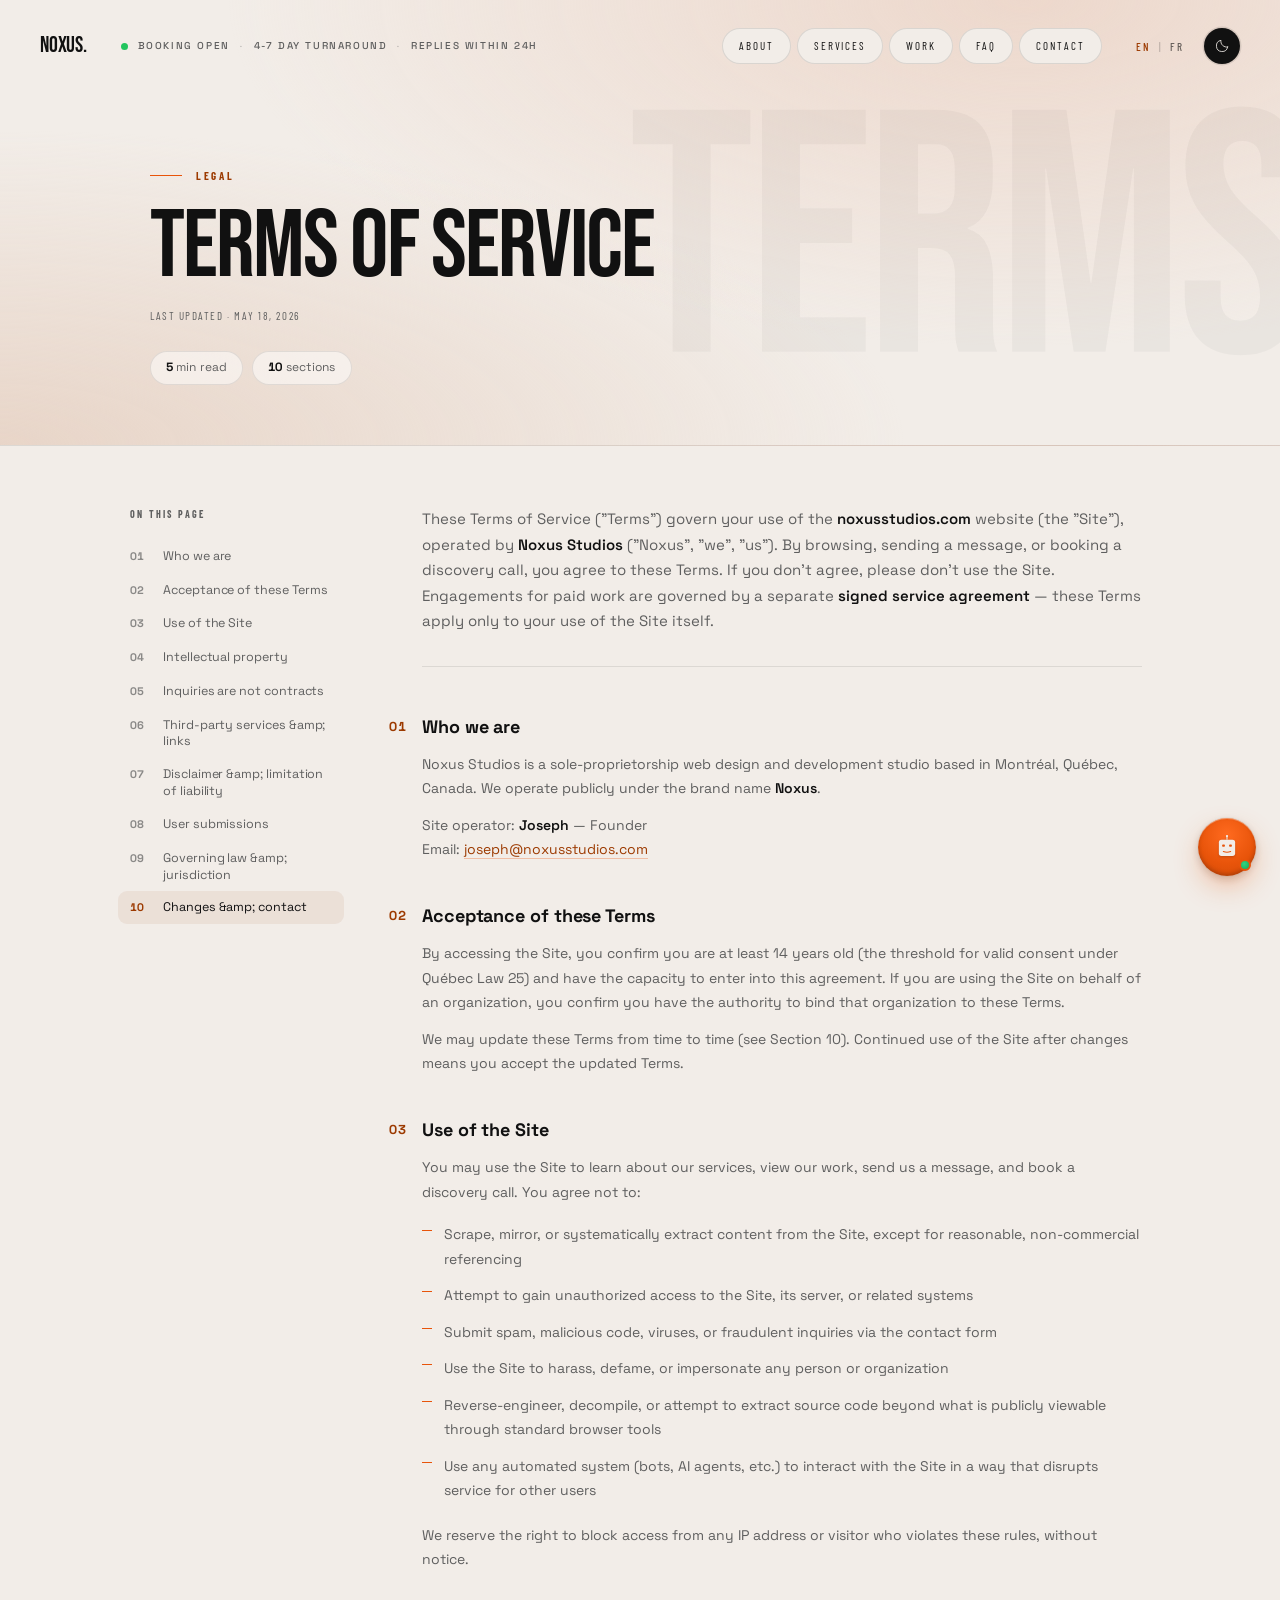
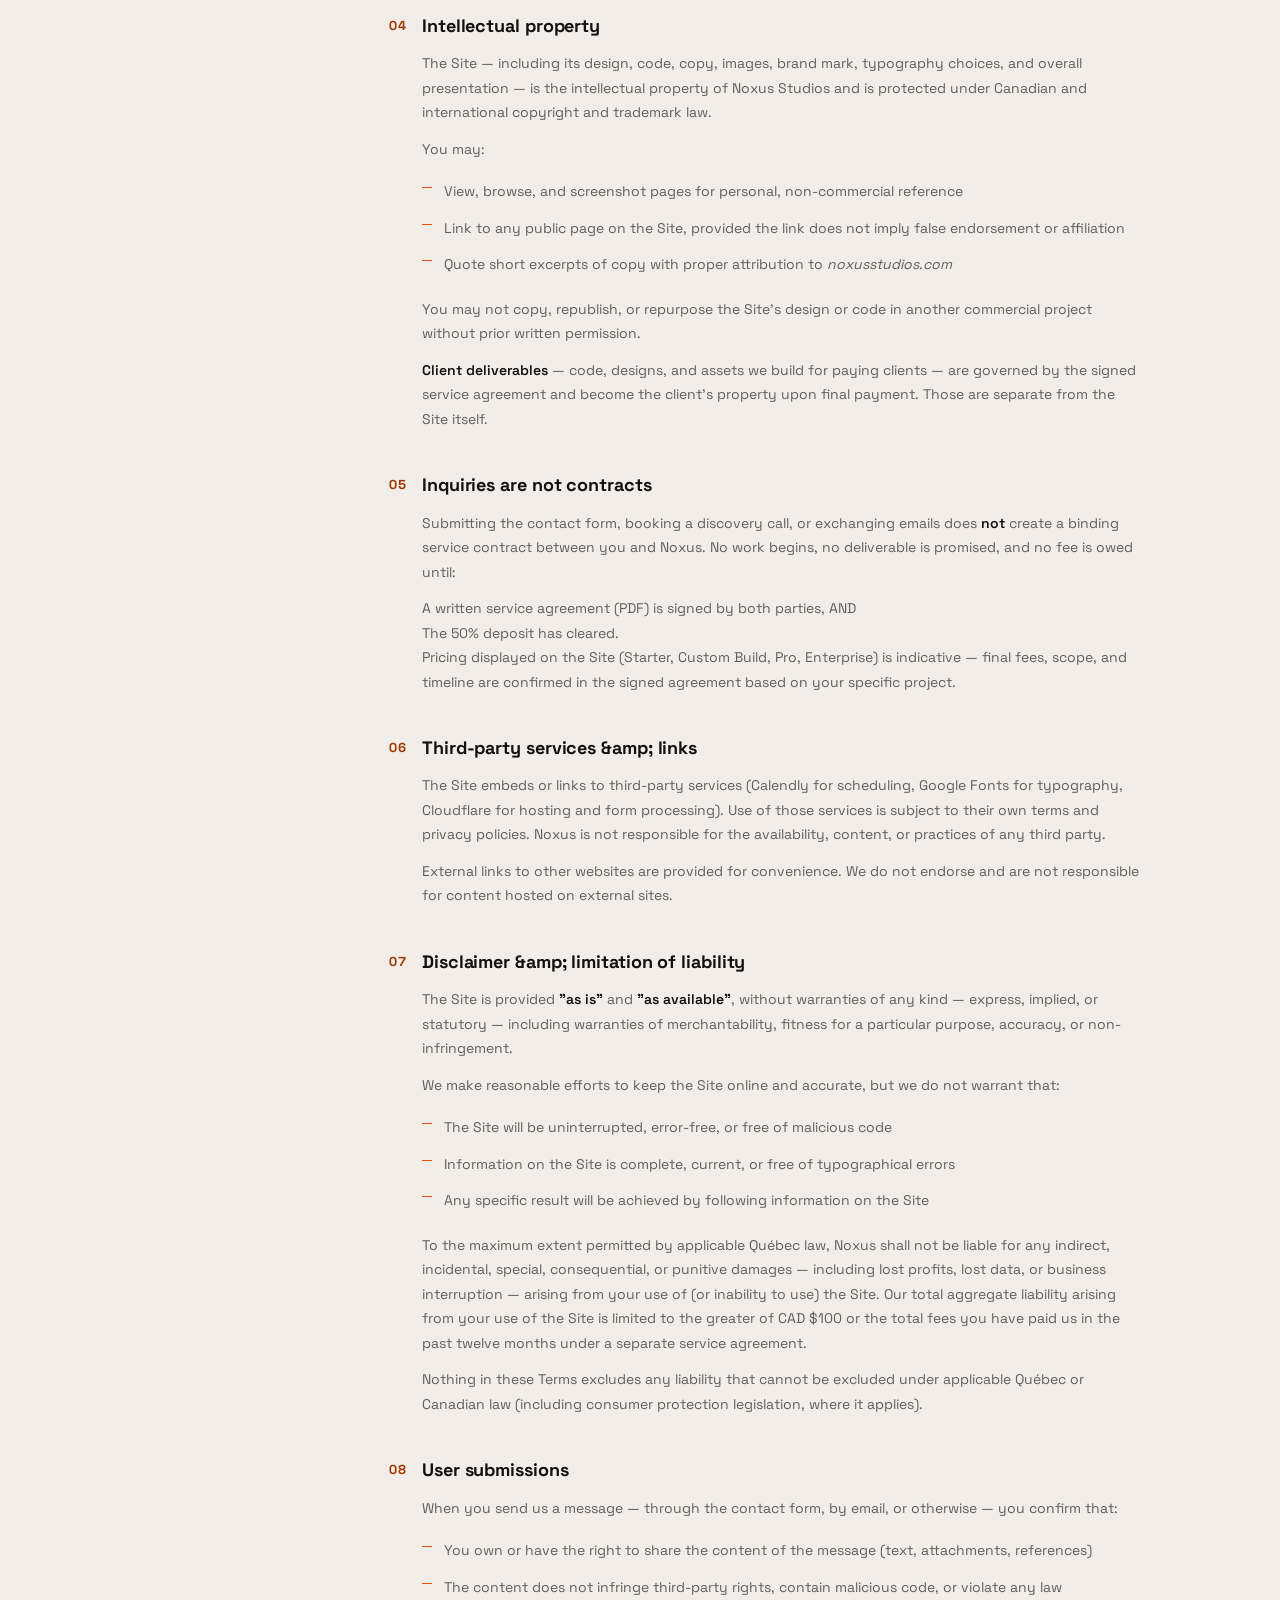
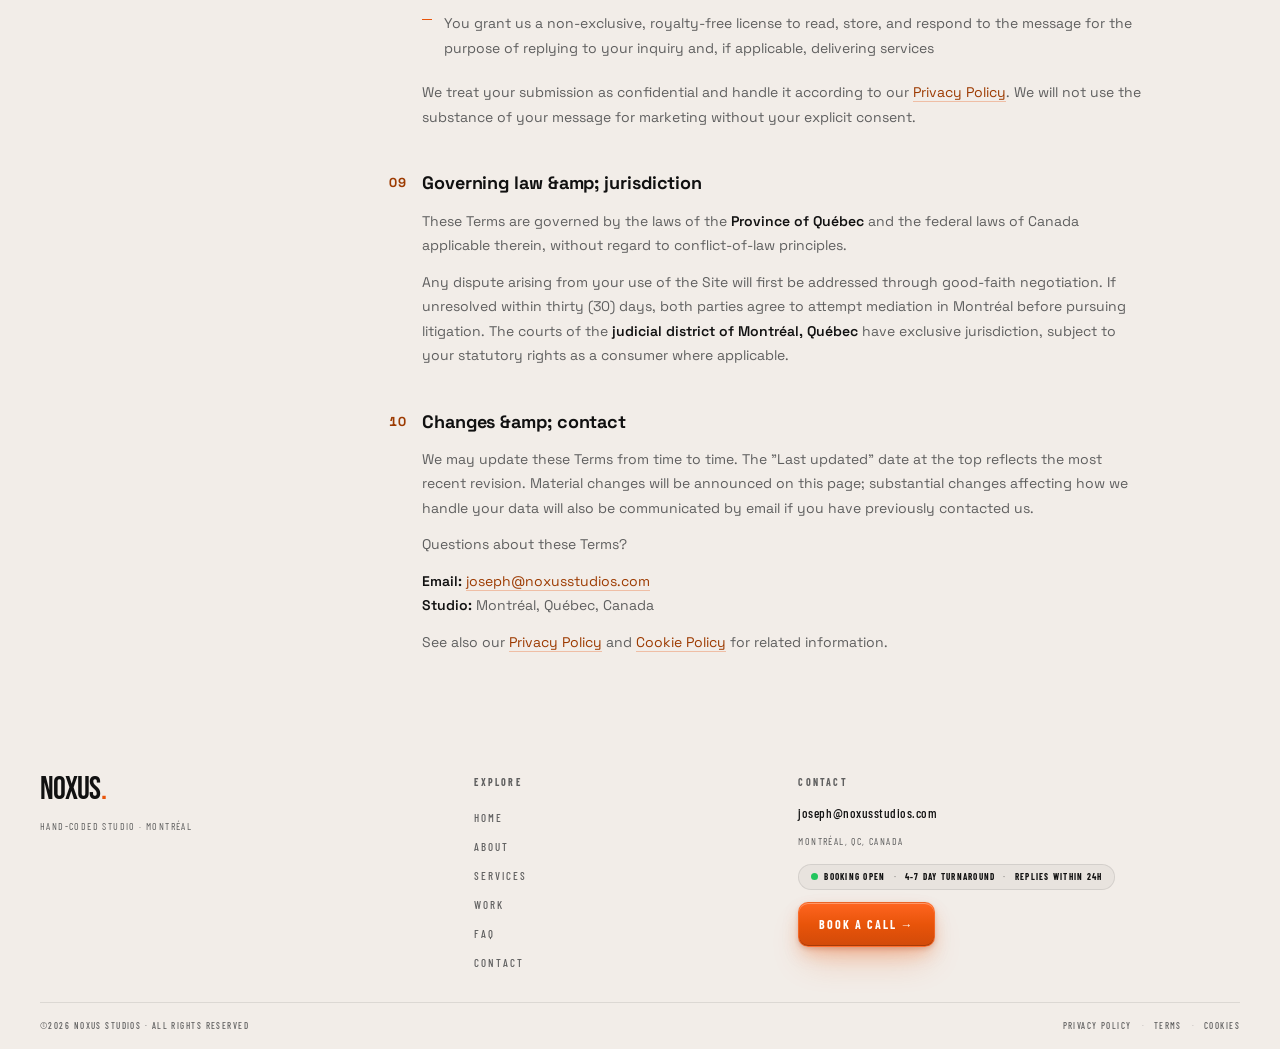
<file: terms.html>
<!doctype html>
<html lang="en">
<head>
  <meta charset="utf-8" />
  <meta name="viewport" content="width=device-width, initial-scale=1" />
  <title data-i18n="terms.title">Terms of Service — Noxus</title>
  <meta name="description" data-i18n="terms.metaDesc" content="The terms that govern your use of the Noxus Studios website. Engagements are governed by a separate signed service agreement." />
<!-- Open Graph / social previews -->
  <meta property="og:type" content="website">
  <meta property="og:url" content="https://noxusstudios.com/terms.html">
  <meta property="og:title" content="Terms of Service — Noxus">
  <meta property="og:description" content="The terms that govern your use of the Noxus Studios website. Engagements are governed by a separate signed service agreement.">
  <meta property="og:image" content="https://noxusstudios.com/favicon-512.png">
  <meta property="og:site_name" content="Noxus Studios">
  <meta name="twitter:card" content="summary">
  <meta name="twitter:title" content="Terms of Service — Noxus">
  <meta name="twitter:description" content="The terms that govern your use of the Noxus Studios website. Engagements are governed by a separate signed service agreement.">
  <meta name="twitter:image" content="https://noxusstudios.com/favicon-512.png">


  <!-- Favicons -->
  <link rel="icon" type="image/svg+xml" href="favicon.svg">
  <link rel="icon" type="image/png" sizes="192x192" href="favicon-192.png">
  <link rel="icon" type="image/png" sizes="512x512" href="favicon-512.png">
  <link rel="apple-touch-icon" href="apple-touch-icon.png">

  <link rel="preload" href="fonts/bebas-neue-latin.woff2" as="font" type="font/woff2" crossorigin>

  <link rel="preconnect" href="https://fonts.googleapis.com">
  <link rel="preconnect" href="https://fonts.gstatic.com" crossorigin>
  <link href="https://fonts.googleapis.com/css2?family=Barlow+Condensed:wght@300;400;500;700&family=Space+Grotesk:wght@400;500;700&display=swap" rel="stylesheet">

  <link rel="stylesheet" href="css/base.css?v=2a851968">
  <link rel="stylesheet" href="css/components.css?v=4da7eed1">
  <link rel="stylesheet" href="css/pages/privacy.css?v=cff0be61">
  <link rel="stylesheet" href="css/theme-dark.css?v=db48810c">
  <link rel="stylesheet" href="css/components/chat-widget.css?v=c1739420">
  <script>
    (function () {
      try {
        var t = localStorage.getItem('noxus-theme');
        if (t === 'dark') document.documentElement.classList.add('dark');
        var l = localStorage.getItem('noxus-lang');
        if (l === 'fr' || l === 'en') document.documentElement.setAttribute('lang', l);
      } catch (e) {}
    })();
  </script>
</head>
<body>

  <header class="site-nav" id="site-nav">
    <a href="index.html" class="nav-logo">noxus<span class="nav-logo-dot">.</span></a>

    <div class="status-bar" aria-label="Studio availability">
      <span class="status-bar__dot" aria-hidden="true"></span>
      <span data-i18n="common.status.booking">Booking Open</span>
      <span class="status-bar__sep" aria-hidden="true">·</span>
      <span data-i18n="common.status.turnaround">4-7 Day Turnaround</span>
      <span class="status-bar__sep" aria-hidden="true">·</span>
      <span data-i18n="common.status.replies">Replies within 24h</span>
    </div>

    <button class="lang-toggle" id="lang-toggle" type="button">
      <span class="lang-toggle__opt is-active" data-lang="en" data-i18n="common.nav.lang.en">EN</span>
      <span class="lang-toggle__sep" aria-hidden="true">|</span>
      <span class="lang-toggle__opt" data-lang="fr" data-i18n="common.nav.lang.fr">FR</span>
    </button>

    <button class="theme-toggle" id="theme-toggle" type="button"
            aria-label="Switch to dark mode" aria-pressed="false">
      <svg class="theme-toggle-icon theme-toggle-moon" width="16" height="16" viewBox="0 0 24 24"
           fill="none" stroke="currentColor" stroke-width="1.25"
           stroke-linecap="round" stroke-linejoin="round" aria-hidden="true">
        <path d="M20.5 13.5A8.5 8.5 0 0 1 10.5 3.5 8.5 8.5 0 1 0 20.5 13.5Z" />
      </svg>
      <svg class="theme-toggle-icon theme-toggle-sun" width="16" height="16" viewBox="0 0 24 24"
           fill="none" stroke="currentColor" stroke-width="1.25"
           stroke-linecap="round" stroke-linejoin="round" aria-hidden="true">
        <circle cx="12" cy="12" r="3.6" />
        <line x1="12" y1="2.5" x2="12" y2="4.6" />
        <line x1="12" y1="19.4" x2="12" y2="21.5" />
        <line x1="4.7" y1="4.7" x2="6.2" y2="6.2" />
        <line x1="17.8" y1="17.8" x2="19.3" y2="19.3" />
        <line x1="2.5" y1="12" x2="4.6" y2="12" />
        <line x1="19.4" y1="12" x2="21.5" y2="12" />
        <line x1="4.7" y1="19.3" x2="6.2" y2="17.8" />
        <line x1="17.8" y1="6.2" x2="19.3" y2="4.7" />
      </svg>
    </button>

    <nav class="nav-pill is-collapsed" id="nav-pill" aria-label="Main navigation">
      <div class="nav-pill-inner">
        <a href="about.html"    class="nav-pill-link"><span data-i18n="common.nav.about">About</span></a>
        <a href="services.html" class="nav-pill-link"><span data-i18n="common.nav.services">Services</span></a>
        <a href="work.html"     class="nav-pill-link"><span data-i18n="common.nav.work">Work</span></a>
        <a href="faq.html"      class="nav-pill-link"><span data-i18n="common.nav.faq">FAQ</span></a>
        <a href="contact.html"  class="nav-pill-link"><span data-i18n="common.nav.contact">Contact</span></a>
      </div>
      <span class="nav-pill-collapsed-icon" aria-hidden="true">
        <svg width="18" height="18" viewBox="0 0 24 24" fill="none" stroke="currentColor"
             stroke-width="1.25" stroke-linecap="round" stroke-linejoin="round">
          <line x1="4" y1="7"  x2="20" y2="7" />
          <line x1="4" y1="12" x2="20" y2="12" />
          <line x1="4" y1="17" x2="20" y2="17" />
        </svg>
      </span>
    </nav>
  </header>

  <div class="theme-curtain" id="theme-curtain" aria-hidden="true"></div>

  <div class="nav-overlay" id="nav-overlay" aria-hidden="true">
    <button class="nav-overlay-close" id="nav-close" aria-label="Close menu">×</button>
    <nav>
      <a href="index.html"    class="nav-overlay-link" data-i18n="common.nav.home">Home</a>
      <a href="about.html"    class="nav-overlay-link" data-i18n="common.nav.about">About</a>
      <a href="services.html" class="nav-overlay-link" data-i18n="common.nav.services">Services</a>
      <a href="work.html"     class="nav-overlay-link" data-i18n="common.nav.work">Work</a>
      <a href="faq.html"      class="nav-overlay-link" data-i18n="common.nav.faq">FAQ</a>
      <a href="contact.html"  class="nav-overlay-link" data-i18n="common.nav.contact">Contact</a>
    </nav>
  </div>

  <main>
    <section class="privacy-hero" data-theme="light">
      <div class="privacy-hero__inner">
        <div class="privacy-hero__eyebrow" data-i18n="terms.hero.eyebrow">Legal</div>
        <h1 class="privacy-hero__title" data-i18n="terms.hero.title">Terms of Service</h1>
        <p class="privacy-hero__updated" data-i18n="terms.hero.updated">Last updated · May 18, 2026</p>
      </div>
    </section>

    <section class="privacy-body" data-theme="light">
      <div class="privacy-body__inner">

        <p class="privacy-intro" data-i18n="terms.intro.body" data-i18n-html>
          These Terms of Service ("Terms") govern your use of the <strong>noxusstudios.com</strong> website (the "Site"), operated by <strong>Noxus Studios</strong> ("Noxus", "we", "us"). By browsing, sending a message, or booking a discovery call, you agree to these Terms. If you don't agree, please don't use the Site. Engagements for paid work are governed by a separate <strong>signed service agreement</strong> — these Terms apply only to your use of the Site itself.
        </p>

        <article class="privacy-section">
          <h2 class="privacy-section__title" data-i18n="terms.s1.title">1 · Who we are</h2>
          <div class="privacy-section__body" data-i18n="terms.s1.body" data-i18n-html>
            <p>Noxus Studios is a sole-proprietorship web design and development studio based in Montréal, Québec, Canada. We operate publicly under the brand name <strong>Noxus</strong>.</p>
            <p>Site operator: <strong>Joseph</strong> — Founder<br>Email: <a href="mailto:joseph@noxusstudios.com">joseph@noxusstudios.com</a></p>
          </div>
        </article>

        <article class="privacy-section">
          <h2 class="privacy-section__title" data-i18n="terms.s2.title">2 · Acceptance of these Terms</h2>
          <div class="privacy-section__body" data-i18n="terms.s2.body" data-i18n-html>
            <p>By accessing the Site, you confirm you are at least 14 years old (the threshold for valid consent under Québec Law 25) and have the capacity to enter into this agreement. If you are using the Site on behalf of an organization, you confirm you have the authority to bind that organization to these Terms.</p>
            <p>We may update these Terms from time to time (see Section 10). Continued use of the Site after changes means you accept the updated Terms.</p>
          </div>
        </article>

        <article class="privacy-section">
          <h2 class="privacy-section__title" data-i18n="terms.s3.title">3 · Use of the Site</h2>
          <div class="privacy-section__body" data-i18n="terms.s3.body" data-i18n-html>
            <p>You may use the Site to learn about our services, view our work, send us a message, and book a discovery call. You agree not to:</p>
            <ul>
              <li>Scrape, mirror, or systematically extract content from the Site, except for reasonable, non-commercial referencing</li>
              <li>Attempt to gain unauthorized access to the Site, its server, or related systems</li>
              <li>Submit spam, malicious code, viruses, or fraudulent inquiries via the contact form</li>
              <li>Use the Site to harass, defame, or impersonate any person or organization</li>
              <li>Reverse-engineer, decompile, or attempt to extract source code beyond what is publicly viewable through standard browser tools</li>
              <li>Use any automated system (bots, AI agents, etc.) to interact with the Site in a way that disrupts service for other users</li>
            </ul>
            <p>We reserve the right to block access from any IP address or visitor who violates these rules, without notice.</p>
          </div>
        </article>

        <article class="privacy-section">
          <h2 class="privacy-section__title" data-i18n="terms.s4.title">4 · Intellectual property</h2>
          <div class="privacy-section__body" data-i18n="terms.s4.body" data-i18n-html>
            <p>The Site — including its design, code, copy, images, brand mark, typography choices, and overall presentation — is the intellectual property of Noxus Studios and is protected under Canadian and international copyright and trademark law.</p>
            <p>You may:</p>
            <ul>
              <li>View, browse, and screenshot pages for personal, non-commercial reference</li>
              <li>Link to any public page on the Site, provided the link does not imply false endorsement or affiliation</li>
              <li>Quote short excerpts of copy with proper attribution to <em>noxusstudios.com</em></li>
            </ul>
            <p>You may not copy, republish, or repurpose the Site's design or code in another commercial project without prior written permission.</p>
            <p><strong>Client deliverables</strong> — code, designs, and assets we build for paying clients — are governed by the signed service agreement and become the client's property upon final payment. Those are separate from the Site itself.</p>
          </div>
        </article>

        <article class="privacy-section">
          <h2 class="privacy-section__title" data-i18n="terms.s5.title">5 · Inquiries are not contracts</h2>
          <div class="privacy-section__body" data-i18n="terms.s5.body" data-i18n-html>
            <p>Submitting the contact form, booking a discovery call, or exchanging emails does <strong>not</strong> create a binding service contract between you and Noxus. No work begins, no deliverable is promised, and no fee is owed until:</p>
            <ol>
              <li>A written service agreement (PDF) is signed by both parties, AND</li>
              <li>The 50% deposit has cleared.</li>
            </ol>
            <p>Pricing displayed on the Site (Starter, Custom Build, Pro, Enterprise) is indicative — final fees, scope, and timeline are confirmed in the signed agreement based on your specific project.</p>
          </div>
        </article>

        <article class="privacy-section">
          <h2 class="privacy-section__title" data-i18n="terms.s6.title">6 · Third-party services &amp; links</h2>
          <div class="privacy-section__body" data-i18n="terms.s6.body" data-i18n-html>
            <p>The Site embeds or links to third-party services (Calendly for scheduling, Google Fonts for typography, Cloudflare for hosting and form processing). Use of those services is subject to their own terms and privacy policies. Noxus is not responsible for the availability, content, or practices of any third party.</p>
            <p>External links to other websites are provided for convenience. We do not endorse and are not responsible for content hosted on external sites.</p>
          </div>
        </article>

        <article class="privacy-section">
          <h2 class="privacy-section__title" data-i18n="terms.s7.title">7 · Disclaimer &amp; limitation of liability</h2>
          <div class="privacy-section__body" data-i18n="terms.s7.body" data-i18n-html>
            <p>The Site is provided <strong>"as is"</strong> and <strong>"as available"</strong>, without warranties of any kind — express, implied, or statutory — including warranties of merchantability, fitness for a particular purpose, accuracy, or non-infringement.</p>
            <p>We make reasonable efforts to keep the Site online and accurate, but we do not warrant that:</p>
            <ul>
              <li>The Site will be uninterrupted, error-free, or free of malicious code</li>
              <li>Information on the Site is complete, current, or free of typographical errors</li>
              <li>Any specific result will be achieved by following information on the Site</li>
            </ul>
            <p>To the maximum extent permitted by applicable Québec law, Noxus shall not be liable for any indirect, incidental, special, consequential, or punitive damages — including lost profits, lost data, or business interruption — arising from your use of (or inability to use) the Site. Our total aggregate liability arising from your use of the Site is limited to the greater of CAD $100 or the total fees you have paid us in the past twelve months under a separate service agreement.</p>
            <p>Nothing in these Terms excludes any liability that cannot be excluded under applicable Québec or Canadian law (including consumer protection legislation, where it applies).</p>
          </div>
        </article>

        <article class="privacy-section">
          <h2 class="privacy-section__title" data-i18n="terms.s8.title">8 · User submissions</h2>
          <div class="privacy-section__body" data-i18n="terms.s8.body" data-i18n-html>
            <p>When you send us a message — through the contact form, by email, or otherwise — you confirm that:</p>
            <ul>
              <li>You own or have the right to share the content of the message (text, attachments, references)</li>
              <li>The content does not infringe third-party rights, contain malicious code, or violate any law</li>
              <li>You grant us a non-exclusive, royalty-free license to read, store, and respond to the message for the purpose of replying to your inquiry and, if applicable, delivering services</li>
            </ul>
            <p>We treat your submission as confidential and handle it according to our <a href="privacy.html">Privacy Policy</a>. We will not use the substance of your message for marketing without your explicit consent.</p>
          </div>
        </article>

        <article class="privacy-section">
          <h2 class="privacy-section__title" data-i18n="terms.s9.title">9 · Governing law &amp; jurisdiction</h2>
          <div class="privacy-section__body" data-i18n="terms.s9.body" data-i18n-html>
            <p>These Terms are governed by the laws of the <strong>Province of Québec</strong> and the federal laws of Canada applicable therein, without regard to conflict-of-law principles.</p>
            <p>Any dispute arising from your use of the Site will first be addressed through good-faith negotiation. If unresolved within thirty (30) days, both parties agree to attempt mediation in Montréal before pursuing litigation. The courts of the <strong>judicial district of Montréal, Québec</strong> have exclusive jurisdiction, subject to your statutory rights as a consumer where applicable.</p>
          </div>
        </article>

        <article class="privacy-section">
          <h2 class="privacy-section__title" data-i18n="terms.s10.title">10 · Changes &amp; contact</h2>
          <div class="privacy-section__body" data-i18n="terms.s10.body" data-i18n-html>
            <p>We may update these Terms from time to time. The "Last updated" date at the top reflects the most recent revision. Material changes will be announced on this page; substantial changes affecting how we handle your data will also be communicated by email if you have previously contacted us.</p>
            <p>Questions about these Terms?</p>
            <p>
              <strong>Email:</strong> <a href="mailto:joseph@noxusstudios.com">joseph@noxusstudios.com</a><br>
              <strong>Studio:</strong> Montréal, Québec, Canada
            </p>
            <p>See also our <a href="privacy.html">Privacy Policy</a> and <a href="cookies.html">Cookie Policy</a> for related information.</p>
          </div>
        </article>

      </div>
    </section>
  </main>

  <!-- ====================== FOOTER ====================== -->
  <footer data-theme="light">
    <div class="footer-grid">
      <div class="footer-col footer-col--brand">
        <a href="index.html" class="footer-brand">noxus<span class="footer-brand-dot">.</span></a>
        <p class="footer-tagline" data-i18n="common.footer.tagline">
          Hand-coded studio · Montréal
        </p>
      </div>

      <div class="footer-col footer-col--nav">
        <span class="footer-col-title" data-i18n="common.footer.colTitle.explore">Explore</span>
        <ul class="footer-nav-list">
          <li><a href="index.html"    data-i18n="common.nav.home">Home</a></li>
          <li><a href="about.html"    data-i18n="common.nav.about">About</a></li>
          <li><a href="services.html" data-i18n="common.nav.services">Services</a></li>
          <li><a href="work.html"     data-i18n="common.nav.work">Work</a></li>
          <li><a href="faq.html"      data-i18n="common.nav.faq">FAQ</a></li>
          <li><a href="contact.html"  data-i18n="common.nav.contact">Contact</a></li>
        </ul>
      </div>

      <div class="footer-col footer-col--contact">
        <span class="footer-col-title" data-i18n="common.footer.colTitle.contact">Contact</span>
        <a class="footer-contact-link" href="mailto:joseph@noxusstudios.com">joseph@noxusstudios.com</a>
        <span class="footer-contact-loc" data-i18n="common.footer.location">Montréal, QC, Canada</span>
        <div class="footer-status-row">
          <span class="footer-status-dot" aria-hidden="true"></span>
          <span data-i18n="common.footer.status.bookingOpen">Booking Open</span>
          <span class="footer-status-sep" aria-hidden="true">·</span>
          <span data-i18n="common.status.turnaround">4-7 Day Turnaround</span>
          <span class="footer-status-sep" aria-hidden="true">·</span>
          <span data-i18n="common.status.replies">Replies within 24h</span>
        </div>
        <a class="footer-contact-cta" href="https://calendly.com/noxusstudios/30min" target="_blank" rel="noopener noreferrer" data-magnetic>
          <span data-i18n="common.footer.cta">Book a call →</span>
        </a>
      </div>
    </div>

    <div class="footer-meta">
      <span class="footer-meta-text" data-i18n="common.footer.copyright">©2026 Noxus Studios · All rights reserved</span>
      <span class="footer-meta-links">
        <a class="footer-meta-text footer-meta-link" href="privacy.html" data-i18n="common.footer.privacy">Privacy Policy</a>
        <span class="footer-meta-sep" aria-hidden="true">·</span>
        <a class="footer-meta-text footer-meta-link" href="terms.html" data-i18n="common.footer.terms">Terms</a>
        <span class="footer-meta-sep" aria-hidden="true">·</span>
        <a class="footer-meta-text footer-meta-link" href="cookies.html" data-i18n="common.footer.cookies">Cookies</a>
      </span>
    </div>
  </footer>

  <script src="js/translations.js?v=cb5580d6" defer></script>
  <script src="js/i18n.js?v=adf37e55" defer></script>
  <script src="js/legal.js?v=0527d66c" defer></script>
  <script src="js/nav.js?v=b0d0756e" defer></script>
  <script src="js/animations.js?v=338cf70c" defer></script>
  <script src="js/theme-toggle.js?v=25b3de7f" defer></script>
  <script src="js/chat-widget.js?v=458e7e56" defer></script>
</body>
</html>
</file>
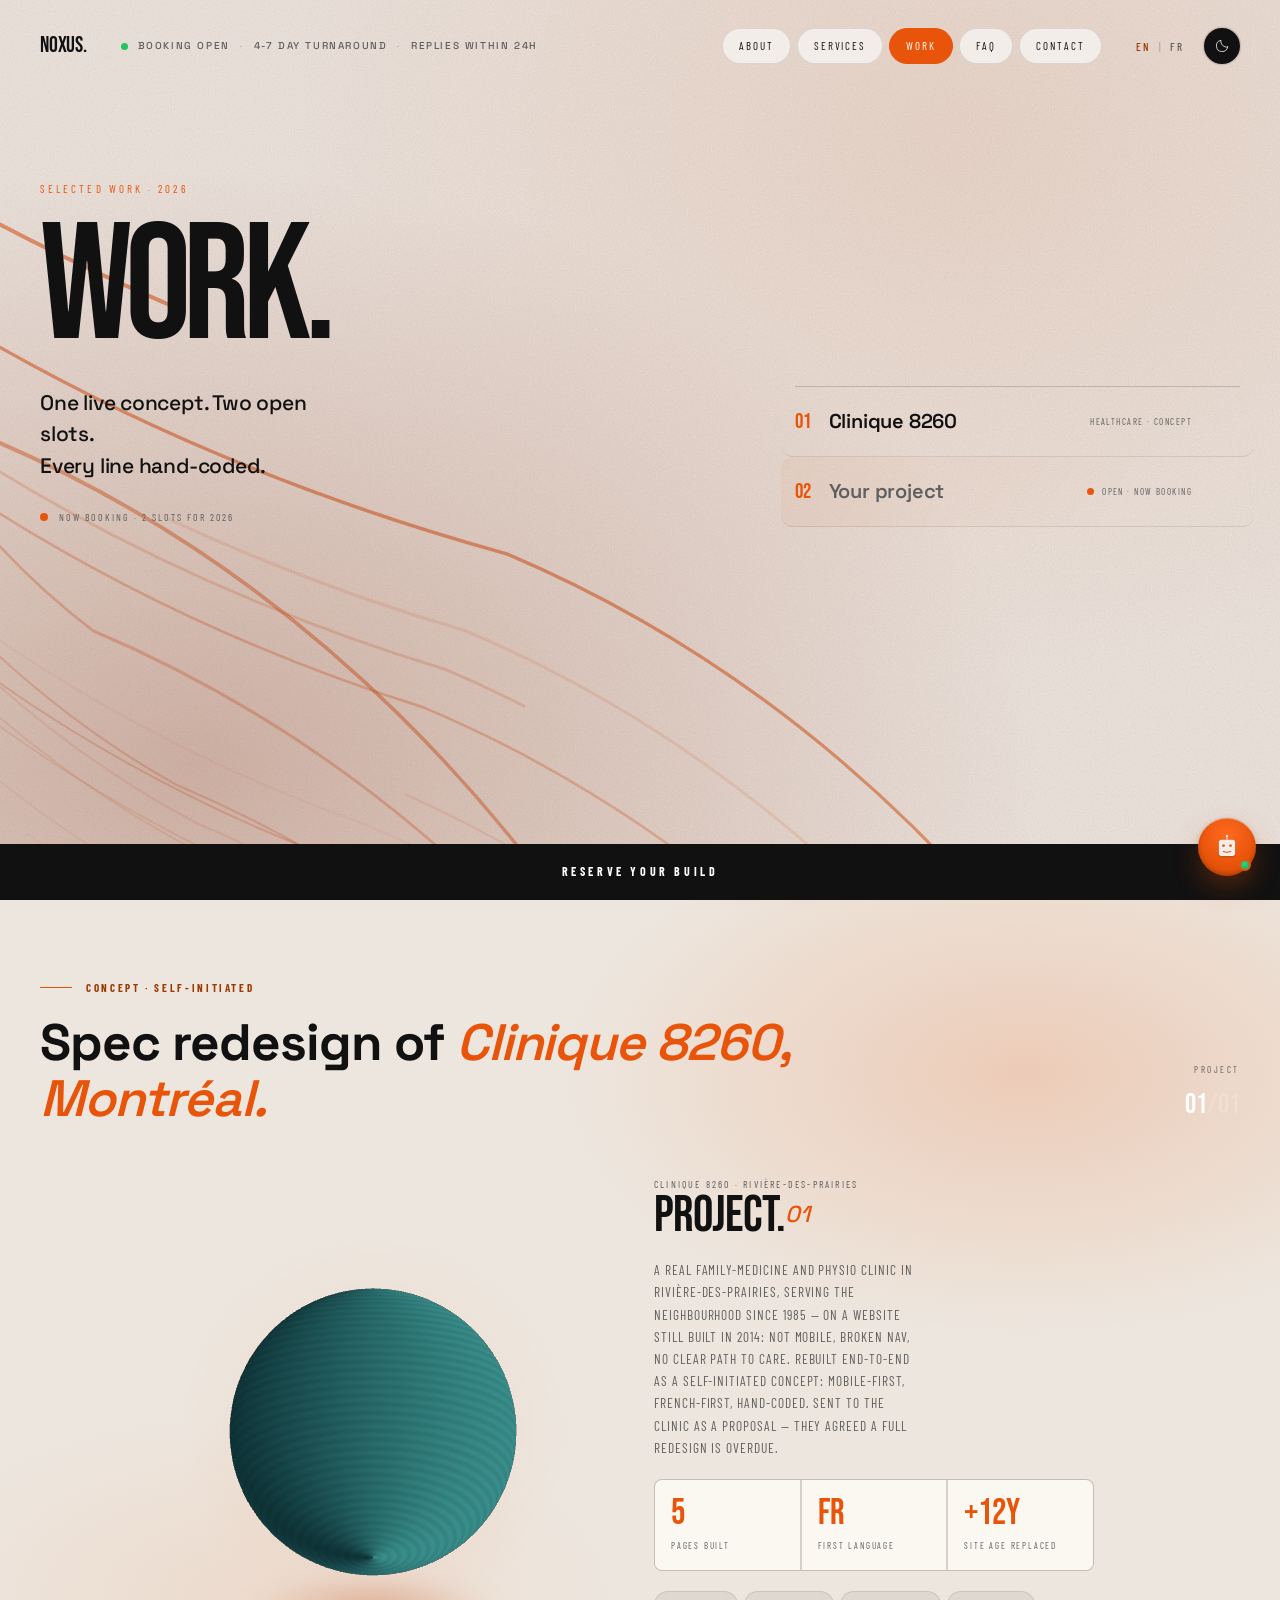
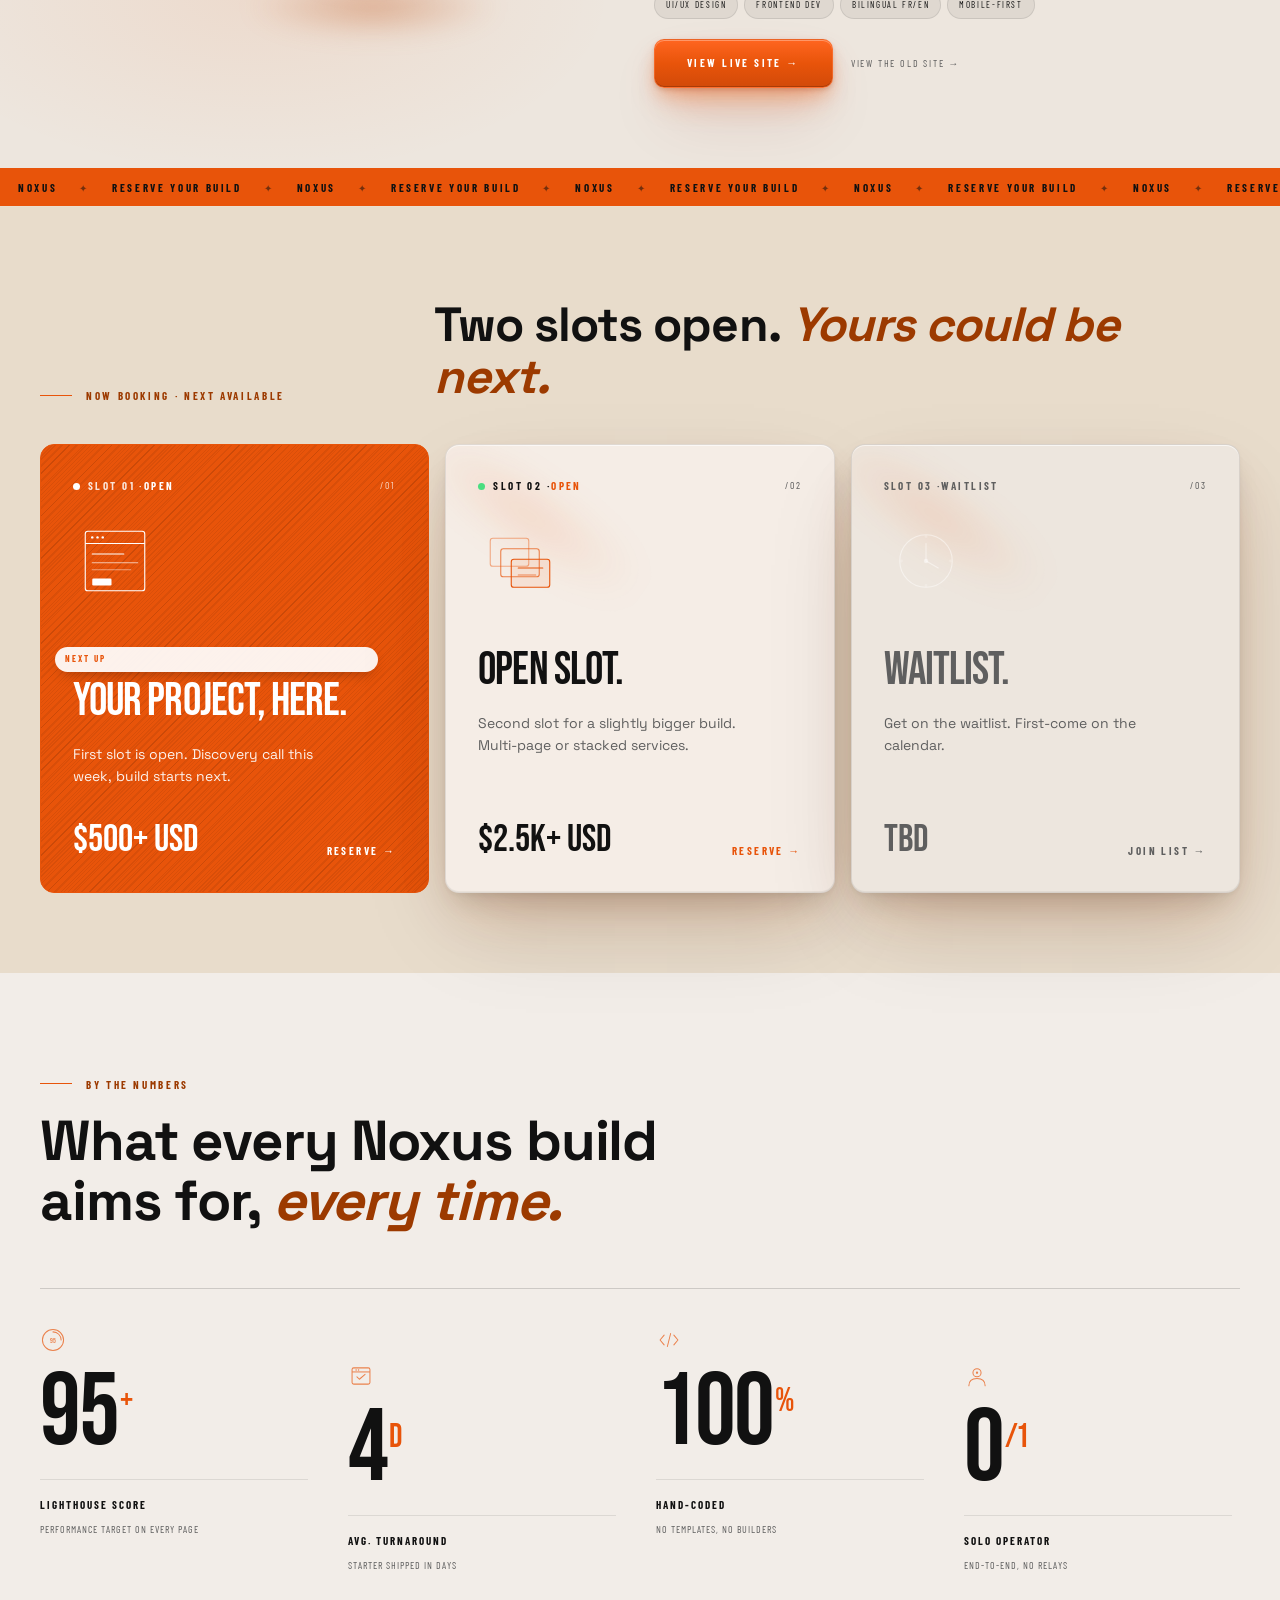
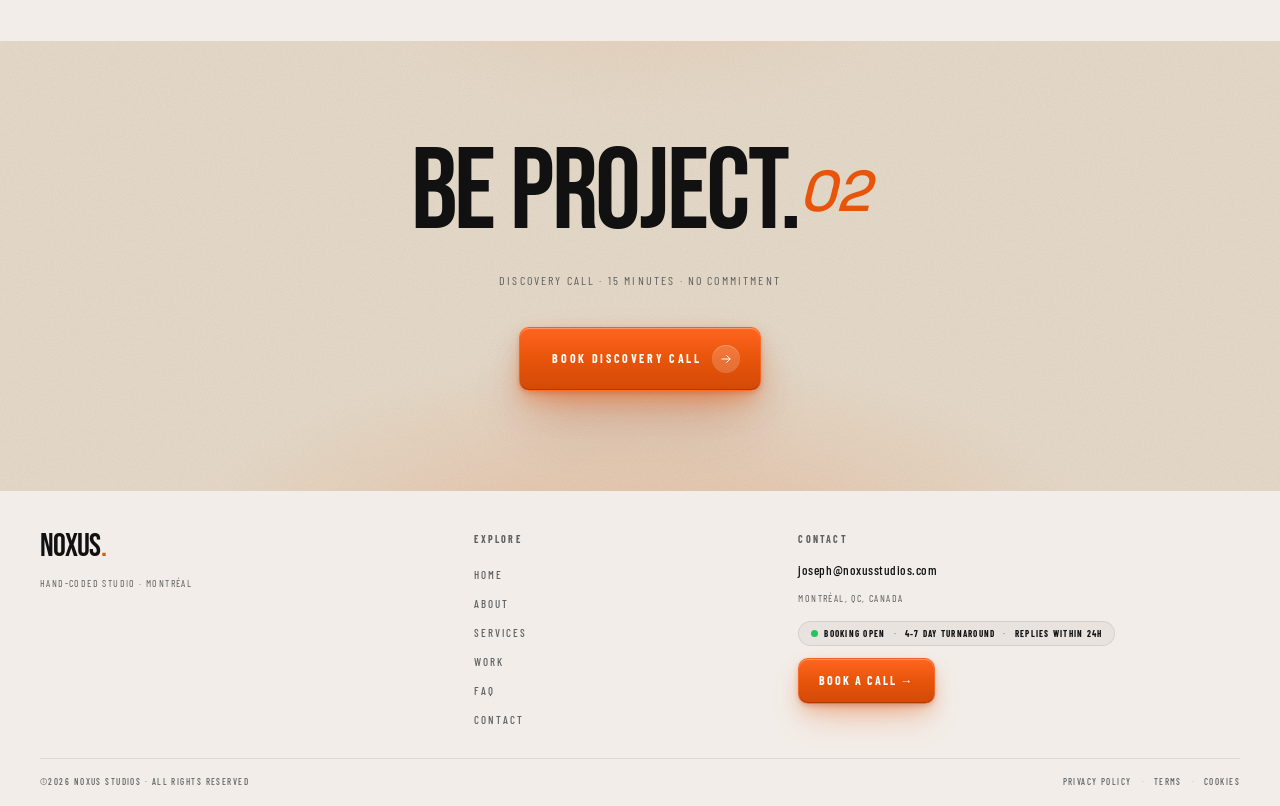
<file: work.html>
<!doctype html>
<html lang="en">
<head>
  <meta charset="utf-8" />
  <meta name="viewport" content="width=device-width, initial-scale=1" />
  <title data-i18n="work.title">Work — Noxus</title>
  <meta name="description" data-i18n="work.metaDesc" content="Selected projects from Noxus — hand-coded sites for Montréal businesses, clinics, and creators." />
<!-- Open Graph / social previews -->
  <meta property="og:type" content="website">
  <meta property="og:url" content="https://noxusstudios.com/work.html">
  <meta property="og:title" content="Work — Noxus">
  <meta property="og:description" content="Selected projects from Noxus — hand-coded sites for Montréal businesses, clinics, and creators.">
  <meta property="og:image" content="https://noxusstudios.com/favicon-512.png">
  <meta property="og:site_name" content="Noxus Studios">
  <meta name="twitter:card" content="summary">
  <meta name="twitter:title" content="Work — Noxus">
  <meta name="twitter:description" content="Selected projects from Noxus — hand-coded sites for Montréal businesses, clinics, and creators.">
  <meta name="twitter:image" content="https://noxusstudios.com/favicon-512.png">


  <!-- Favicons -->
  <link rel="icon" type="image/svg+xml" href="favicon.svg">
  <link rel="icon" type="image/png" sizes="192x192" href="favicon-192.png">
  <link rel="icon" type="image/png" sizes="512x512" href="favicon-512.png">
  <link rel="apple-touch-icon" href="apple-touch-icon.png">

  <link rel="preload" href="fonts/bebas-neue-latin.woff2" as="font" type="font/woff2" crossorigin>

  <link rel="preconnect" href="https://fonts.googleapis.com">
  <link rel="preconnect" href="https://fonts.gstatic.com" crossorigin>
  <link href="https://fonts.googleapis.com/css2?family=Barlow+Condensed:wght@300;400;500;700&family=Space+Grotesk:wght@400;500;700&display=swap" rel="stylesheet">

  <link rel="stylesheet" href="css/base.css?v=2a851968">
  <link rel="stylesheet" href="css/components.css?v=4da7eed1">
  <link rel="stylesheet" href="css/components/slot-card.css?v=e127e804">
  <link rel="stylesheet" href="css/pages/work.css?v=d02ad567">
  <link rel="stylesheet" href="css/theme-dark.css?v=db48810c">
  <link rel="stylesheet" href="css/components/chat-widget.css?v=c1739420">
  <script>
    // Apply persisted theme + lang before paint to avoid FOUC.
    (function () {
      try {
        var t = localStorage.getItem('noxus-theme');
        if (t === 'dark') document.documentElement.classList.add('dark');
        var l = localStorage.getItem('noxus-lang');
        if (l === 'fr' || l === 'en') document.documentElement.setAttribute('lang', l);
      } catch (e) {}
    })();
  </script>
</head>
<body>

  <header class="site-nav" id="site-nav">
    <a href="index.html" class="nav-logo">noxus<span class="nav-logo-dot">.</span></a>

    <div class="status-bar" aria-label="Studio availability">
      <span class="status-bar__dot" aria-hidden="true"></span>
      <span data-i18n="common.status.booking">Booking Open</span>
      <span class="status-bar__sep" aria-hidden="true">·</span>
      <span data-i18n="common.status.turnaround">4-7 Day Turnaround</span>
      <span class="status-bar__sep" aria-hidden="true">·</span>
      <span data-i18n="common.status.replies">Replies within 24h</span>
    </div>

    <button class="lang-toggle" id="lang-toggle" type="button">
      <span class="lang-toggle__opt is-active" data-lang="en" data-i18n="common.nav.lang.en">EN</span>
      <span class="lang-toggle__sep" aria-hidden="true">|</span>
      <span class="lang-toggle__opt" data-lang="fr" data-i18n="common.nav.lang.fr">FR</span>
    </button>

    <button class="theme-toggle" id="theme-toggle" type="button"
            aria-label="Switch to dark mode" aria-pressed="false">
      <svg class="theme-toggle-icon theme-toggle-moon" width="16" height="16" viewBox="0 0 24 24"
           fill="none" stroke="currentColor" stroke-width="1.25"
           stroke-linecap="round" stroke-linejoin="round" aria-hidden="true">
        <path d="M20.5 13.5A8.5 8.5 0 0 1 10.5 3.5 8.5 8.5 0 1 0 20.5 13.5Z" />
      </svg>
      <svg class="theme-toggle-icon theme-toggle-sun" width="16" height="16" viewBox="0 0 24 24"
           fill="none" stroke="currentColor" stroke-width="1.25"
           stroke-linecap="round" stroke-linejoin="round" aria-hidden="true">
        <circle cx="12" cy="12" r="3.6" />
        <line x1="12" y1="2.5" x2="12" y2="4.6" />
        <line x1="12" y1="19.4" x2="12" y2="21.5" />
        <line x1="4.7" y1="4.7" x2="6.2" y2="6.2" />
        <line x1="17.8" y1="17.8" x2="19.3" y2="19.3" />
        <line x1="2.5" y1="12" x2="4.6" y2="12" />
        <line x1="19.4" y1="12" x2="21.5" y2="12" />
        <line x1="4.7" y1="19.3" x2="6.2" y2="17.8" />
        <line x1="17.8" y1="6.2" x2="19.3" y2="4.7" />
      </svg>
    </button>

    <nav class="nav-pill is-collapsed" id="nav-pill" aria-label="Main navigation">
      <div class="nav-pill-inner">
        <a href="about.html"    class="nav-pill-link"><span data-i18n="common.nav.about">About</span></a>
        <a href="services.html" class="nav-pill-link"><span data-i18n="common.nav.services">Services</span></a>
        <a href="work.html"     class="nav-pill-link is-active"><span data-i18n="common.nav.work">Work</span></a>
        <a href="faq.html"      class="nav-pill-link"><span data-i18n="common.nav.faq">FAQ</span></a>
        <a href="contact.html"  class="nav-pill-link"><span data-i18n="common.nav.contact">Contact</span></a>
      </div>
      <span class="nav-pill-collapsed-icon" aria-hidden="true">
        <svg width="18" height="18" viewBox="0 0 24 24" fill="none" stroke="currentColor"
             stroke-width="1.25" stroke-linecap="round" stroke-linejoin="round">
          <line x1="4" y1="7"  x2="20" y2="7" />
          <line x1="4" y1="12" x2="20" y2="12" />
          <line x1="4" y1="17" x2="20" y2="17" />
        </svg>
      </span>
    </nav>
  </header>

  <div class="theme-curtain" id="theme-curtain" aria-hidden="true"></div>

  <div class="nav-overlay" id="nav-overlay" aria-hidden="true">
    <button class="nav-overlay-close" id="nav-close" aria-label="Close menu">×</button>
    <nav>
      <a href="index.html"    class="nav-overlay-link" data-i18n="common.nav.home">Home</a>
      <a href="about.html"    class="nav-overlay-link" data-i18n="common.nav.about">About</a>
      <a href="services.html" class="nav-overlay-link" data-i18n="common.nav.services">Services</a>
      <a href="work.html"     class="nav-overlay-link" data-i18n="common.nav.work">Work</a>
      <a href="faq.html"      class="nav-overlay-link" data-i18n="common.nav.faq">FAQ</a>
      <a href="contact.html"  class="nav-overlay-link" data-i18n="common.nav.contact">Contact</a>
    </nav>
  </div>

  <main>

    <!-- ================ HERO ================ -->
    <section class="work-hero has-grain" data-theme="light" style="--grain-opacity: 0.085;">
      <div class="hero-paths" aria-hidden="true"></div>
      <div class="work-hero__inner">
        <div class="work-hero__lead">
          <div class="work-hero__eyebrow" data-i18n="work.hero.eyebrow">Selected work · 2026</div>
          <h1 class="work-hero__title" data-i18n="work.hero.title">WORK.</h1>
          <p class="work-hero__desc" data-i18n="work.hero.desc" data-i18n-html>
            One live concept. Two open slots.<br>Every line hand-coded.
          </p>
          <div class="work-hero__status">
            <span class="work-hero__status-dot" aria-hidden="true"></span>
            <span data-i18n="work.hero.status">Now booking · 2 slots for 2026</span>
          </div>
        </div>
        <ol class="work-hero__index">
          <li>
            <a class="work-hero__index-item" href="#case-study" data-spotlight>
              <span class="work-hero__index-num">01</span>
              <span class="work-hero__index-name" data-i18n="work.hero.idx1.name">Clinique 8260</span>
              <span class="work-hero__index-tag" data-i18n="work.hero.idx1.tag">Healthcare · Concept</span>
              <span class="work-hero__index-arrow" aria-hidden="true">
                <svg viewBox="0 0 24 24" width="14" height="14" fill="none" stroke="currentColor" stroke-width="1.7" stroke-linecap="round" stroke-linejoin="round"><line x1="5" y1="12" x2="19" y2="12"/><polyline points="13 6 19 12 13 18"/></svg>
              </span>
            </a>
          </li>
          <li>
            <a class="work-hero__index-item is-open" href="contact.html" data-spotlight>
              <span class="work-hero__index-num">02</span>
              <span class="work-hero__index-name" data-i18n="work.hero.idx2.name">Your project</span>
              <span class="work-hero__index-tag" data-i18n="work.hero.idx2.tag">Open · Now booking</span>
              <span class="work-hero__index-arrow" aria-hidden="true">
                <svg viewBox="0 0 24 24" width="14" height="14" fill="none" stroke="currentColor" stroke-width="1.7" stroke-linecap="round" stroke-linejoin="round"><line x1="5" y1="12" x2="19" y2="12"/><polyline points="13 6 19 12 13 18"/></svg>
              </span>
            </a>
          </li>
        </ol>
      </div>
      <a href="contact.html" class="btn-bar hero-cta-bar" data-i18n="common.reserveBuild">Reserve Your Build</a>
    </section>

    <!-- ================ FEATURED CASE STUDY · CLINIQUE 8260 (named concept) ================ -->
    <section class="case-feature" data-theme="dark" id="case-study">
      <div class="case-feature__top">
        <div>
          <div class="case-feature__eyebrow" data-i18n="work.case.eyebrow">Concept · Self-initiated</div>
          <h2 class="case-feature__heading" data-i18n="work.case.heading" data-i18n-html>
            Spec redesign of <em>Clinique 8260, Montréal.</em>
          </h2>
        </div>
        <div class="case-feature__corner">
          <small data-i18n="work.case.cornerSmall">Project</small>
          01<span style="color: var(--text-on-dark-muted);">/01</span>
        </div>
      </div>

      <div class="case-feature__layout">
        <div class="case-feature__visual">
          <div class="case-feature__sphere">
            <div class="case-feature__orbit" id="case-orbit">
              <!-- Flat fallback (no-JS / reduced-motion). JS folds this
                   screenshot into a rotating cylinder of vertical panels. -->
              <div class="case-feature__face case-feature__face--front">
                <div class="case-feature__frame">
                  <div class="case-feature__mock-bar">
                    <span></span><span></span><span></span>
                    <div class="case-feature__mock-url" data-i18n="work.case.mockUrl">clinique8260.pages.dev</div>
                  </div>
                  <img class="case-feature__shot" src="assets/images/clinique-8260-preview.png" width="2880" height="1800" loading="lazy" decoding="async" alt="Homepage of the Clinique 8260 concept redesign — bilingual family-medicine clinic site">
                </div>
              </div>
            </div>
          </div>
          <div class="case-feature__floor" aria-hidden="true"></div>
        </div>

        <div class="case-feature__copy">
          <div>
            <div class="case-feature__lbl" data-i18n="work.case.lbl">Clinique 8260 · Rivière-des-Prairies</div>
            <h3 class="case-feature__title" data-i18n="work.case.title" data-i18n-html>PROJECT.<em>01</em></h3>
          </div>

          <p class="case-feature__body" data-i18n="work.case.body">
            A real family-medicine and physio clinic in Rivière-des-Prairies, serving the neighbourhood since 1985 — on a website still built in 2014: not mobile, broken nav, no clear path to care. Rebuilt end-to-end as a self-initiated concept: mobile-first, French-first, hand-coded. Sent to the clinic as a proposal — they agreed a full redesign is overdue.
          </p>

          <div class="case-feature__metrics">
            <div class="case-feature__metric">
              <div class="case-feature__metric-num" data-i18n="work.case.m1.num">5</div>
              <div class="case-feature__metric-lbl" data-i18n="work.case.m1.lbl">Pages built</div>
            </div>
            <div class="case-feature__metric">
              <div class="case-feature__metric-num" data-i18n="work.case.m2.num">FR</div>
              <div class="case-feature__metric-lbl" data-i18n="work.case.m2.lbl">First language</div>
            </div>
            <div class="case-feature__metric">
              <div class="case-feature__metric-num" data-i18n="work.case.m3.num">+12y</div>
              <div class="case-feature__metric-lbl" data-i18n="work.case.m3.lbl">Site age replaced</div>
            </div>
          </div>

          <div class="case-feature__bottom">
            <div class="case-feature__tags">
              <span class="case-feature__tag" data-i18n="work.case.tag1">UI/UX Design</span>
              <span class="case-feature__tag" data-i18n="work.case.tag2">Frontend Dev</span>
              <span class="case-feature__tag" data-i18n="work.case.tag3">Bilingual FR/EN</span>
              <span class="case-feature__tag" data-i18n="work.case.tag4">Mobile-First</span>
            </div>
            <div class="case-feature__actions">
              <a href="https://clinique8260.pages.dev/fr/" target="_blank" rel="noopener noreferrer" class="btn-primary" data-i18n="work.case.cta">View live site →</a>
              <a href="https://clinique8260.com" target="_blank" rel="noopener noreferrer" class="case-feature__link" data-i18n="work.case.oldSite">View the old site →</a>
            </div>
          </div>
        </div>
      </div>
    </section>

    <!-- ================ TICKER ================ -->
    <div class="ticker-strip" aria-hidden="true">
      <div class="ticker-track">
        <span class="tw" data-i18n="common.ticker.noxus">NOXUS</span><span class="ts">✦</span>
        <span class="tw" data-i18n="common.ticker.reserve">RESERVE YOUR BUILD</span><span class="ts">✦</span>
        <span class="tw" data-i18n="common.ticker.noxus">NOXUS</span><span class="ts">✦</span>
        <span class="tw" data-i18n="common.ticker.reserve">RESERVE YOUR BUILD</span><span class="ts">✦</span>
        <span class="tw" data-i18n="common.ticker.noxus">NOXUS</span><span class="ts">✦</span>
        <span class="tw" data-i18n="common.ticker.reserve">RESERVE YOUR BUILD</span><span class="ts">✦</span>
        <span class="tw" data-i18n="common.ticker.noxus">NOXUS</span><span class="ts">✦</span>
        <span class="tw" data-i18n="common.ticker.reserve">RESERVE YOUR BUILD</span><span class="ts">✦</span>
        <span class="tw" data-i18n="common.ticker.noxus">NOXUS</span><span class="ts">✦</span>
        <span class="tw" data-i18n="common.ticker.reserve">RESERVE YOUR BUILD</span><span class="ts">✦</span>
        <span class="tw" data-i18n="common.ticker.noxus">NOXUS</span><span class="ts">✦</span>
        <span class="tw" data-i18n="common.ticker.reserve">RESERVE YOUR BUILD</span><span class="ts">✦</span>
      </div>
    </div>

    <!-- ================ WORK GRID — open slots ================ -->
    <section class="work-grid-section" data-theme="light" id="slots">
      <div class="work-grid-section__top">
        <div class="work-grid-section__eyebrow" data-i18n="work.grid.eyebrow">Now booking · Next available</div>
        <h2 class="work-grid-section__heading" data-i18n="work.grid.heading" data-i18n-html>
          Two slots open. <em>Yours could be next.</em>
        </h2>
      </div>

      <div class="work-grid">
        <div class="work-card work-card--1 is-orange reveal reveal--scale" data-spotlight style="transition-delay: 0ms">
          <div class="work-card__head">
            <div class="work-card__eyebrow">
              <span class="work-card__status-dot" aria-hidden="true"></span>
              <span data-i18n="work.card1.slot">Slot 01 ·</span> <span class="work-card__status-tag" data-i18n="work.card1.tag">Open</span>
            </div>
            <div class="work-card__num">/01</div>
          </div>
          <div class="work-card__illus" aria-hidden="true">
            <svg viewBox="0 0 96 96" fill="none">
              <rect x="14" y="14" width="68" height="68" rx="3" stroke="currentColor" stroke-width="1.25"/>
              <line x1="14" y1="28" x2="82" y2="28" stroke="currentColor" stroke-width="1.25"/>
              <circle cx="22" cy="21" r="1.4" fill="currentColor"/>
              <circle cx="28" cy="21" r="1.4" fill="currentColor"/>
              <circle cx="34" cy="21" r="1.4" fill="currentColor"/>
              <line x1="22" y1="40" x2="58" y2="40" stroke="currentColor" stroke-width="1.25" stroke-linecap="round"/>
              <line x1="22" y1="50" x2="74" y2="50" stroke="currentColor" stroke-width="1.25" stroke-linecap="round" opacity="0.65"/>
              <line x1="22" y1="58" x2="66" y2="58" stroke="currentColor" stroke-width="1.25" stroke-linecap="round" opacity="0.45"/>
              <rect x="22" y="68" width="22" height="8" rx="1.5" fill="currentColor"/>
            </svg>
          </div>
          <span class="work-card__badge" data-i18n="work.card1.badge">Next Up</span>
          <h3 class="work-card__title" data-i18n="work.card1.title">Your project, here.</h3>
          <p class="work-card__desc" data-i18n="work.card1.desc">
            First slot is open. Discovery call this week, build starts next.
          </p>
          <div class="work-card__bottom">
            <div class="work-card__price" data-i18n="work.card1.price">$500+ USD</div>
            <a href="contact.html" class="work-card__cta" data-i18n="work.card1.cta">Reserve →</a>
          </div>
        </div>

        <div class="work-card work-card--2 is-dark depth-surface depth-surface--light reveal reveal--scale" data-spotlight style="transition-delay: 80ms">
          <div class="work-card__head">
            <div class="work-card__eyebrow">
              <span class="work-card__status-dot" aria-hidden="true"></span>
              <span data-i18n="work.card2.slot">Slot 02 ·</span> <span class="work-card__status-tag" data-i18n="work.card2.tag">Open</span>
            </div>
            <div class="work-card__num">/02</div>
          </div>
          <div class="work-card__illus" aria-hidden="true">
            <svg viewBox="0 0 96 96" fill="none">
              <rect x="14" y="22" width="44" height="32" rx="3" stroke="currentColor" stroke-width="1.25" opacity="0.45"/>
              <rect x="26" y="34" width="44" height="32" rx="3" stroke="currentColor" stroke-width="1.25" opacity="0.7"/>
              <rect x="38" y="46" width="44" height="32" rx="3" stroke="currentColor" stroke-width="1.25" fill="currentColor" fill-opacity="0.08"/>
              <line x1="46" y1="56" x2="74" y2="56" stroke="currentColor" stroke-width="1.25" stroke-linecap="round"/>
              <line x1="46" y1="64" x2="66" y2="64" stroke="currentColor" stroke-width="1.25" stroke-linecap="round" opacity="0.65"/>
            </svg>
          </div>
          <h3 class="work-card__title" data-i18n="work.card2.title">Open slot.</h3>
          <p class="work-card__desc" data-i18n="work.card2.desc">
            Second slot for a slightly bigger build. Multi-page or stacked services.
          </p>
          <div class="work-card__bottom">
            <div class="work-card__price" data-i18n="work.card2.price">$2.5k+ USD</div>
            <a href="contact.html" class="work-card__cta" data-i18n="work.card2.cta">Reserve →</a>
          </div>
        </div>

        <div class="work-card work-card--3 is-muted depth-surface depth-surface--light reveal reveal--scale" data-spotlight style="transition-delay: 160ms">
          <div class="work-card__head">
            <div class="work-card__eyebrow">
              <span data-i18n="work.card3.slot">Slot 03 ·</span> <span class="work-card__status-tag work-card__status-tag--muted" data-i18n="work.card3.tag">Waitlist</span>
            </div>
            <div class="work-card__num">/03</div>
          </div>
          <div class="work-card__illus" aria-hidden="true">
            <svg viewBox="0 0 96 96" fill="none">
              <circle cx="48" cy="48" r="30" stroke="currentColor" stroke-width="1.25"/>
              <path d="M48 28 L48 48 L62 56" stroke="currentColor" stroke-width="1.25" stroke-linecap="round"/>
              <circle cx="48" cy="48" r="2.5" fill="currentColor"/>
              <circle cx="48" cy="20" r="1.6" fill="currentColor" opacity="0.45"/>
              <circle cx="76" cy="48" r="1.6" fill="currentColor" opacity="0.45"/>
              <circle cx="48" cy="76" r="1.6" fill="currentColor" opacity="0.45"/>
              <circle cx="20" cy="48" r="1.6" fill="currentColor" opacity="0.45"/>
            </svg>
          </div>
          <h3 class="work-card__title" data-i18n="work.card3.title">Waitlist.</h3>
          <p class="work-card__desc" data-i18n="work.card3.desc">
            Get on the waitlist. First-come on the calendar.
          </p>
          <div class="work-card__bottom">
            <div class="work-card__price" data-i18n="work.card3.price">TBD</div>
            <a href="contact.html" class="work-card__cta" data-i18n="work.card3.cta">Join list →</a>
          </div>
        </div>
      </div>
    </section>

    <!-- ================ IMPACT STATS ================ -->
    <section class="impact" data-theme="light" id="impact">
      <div class="impact__top">
        <div class="impact__eyebrow" data-i18n="work.impact.eyebrow">By the numbers</div>
        <h2 class="impact__heading" data-i18n="work.impact.heading" data-i18n-html>
          What every Noxus build aims for, <em>every time.</em>
        </h2>
      </div>

      <div class="impact__grid">
        <div class="impact__cell impact__cell--1 spotlight" data-spotlight>
          <span class="impact__cell-glyph" aria-hidden="true">
            <svg viewBox="0 0 32 32" fill="none">
              <circle cx="16" cy="16" r="13" stroke="currentColor" stroke-width="1.25"/>
              <path d="M16 6 A10 10 0 0 1 26 16" stroke="currentColor" stroke-width="1.25" stroke-linecap="round"/>
              <text x="16" y="20" text-anchor="middle" font-family="var(--font-display)" font-size="9" fill="currentColor">95</text>
            </svg>
          </span>
          <div class="impact__cell-num">95<sup>+</sup></div>
          <div class="impact__cell-lbl" data-i18n="work.impact.c1.lbl">Lighthouse score</div>
          <div class="impact__cell-desc" data-i18n="work.impact.c1.desc">Performance target on every page</div>
        </div>
        <div class="impact__cell impact__cell--2 spotlight" data-spotlight>
          <span class="impact__cell-glyph" aria-hidden="true">
            <svg viewBox="0 0 32 32" fill="none">
              <rect x="5" y="6" width="22" height="20" rx="2" stroke="currentColor" stroke-width="1.25"/>
              <line x1="5" y1="11" x2="27" y2="11" stroke="currentColor" stroke-width="1.25"/>
              <circle cx="10" cy="8.5" r="0.9" fill="currentColor"/>
              <circle cx="13" cy="8.5" r="0.9" fill="currentColor"/>
              <path d="M11 17 L14 20 L21 14" stroke="currentColor" stroke-width="1.25" stroke-linecap="round" stroke-linejoin="round"/>
            </svg>
          </span>
          <div class="impact__cell-num">4<sup>d</sup></div>
          <div class="impact__cell-lbl" data-i18n="work.impact.c2.lbl">Avg. turnaround</div>
          <div class="impact__cell-desc" data-i18n="work.impact.c2.desc">Starter shipped in days</div>
        </div>
        <div class="impact__cell impact__cell--3 spotlight" data-spotlight>
          <span class="impact__cell-glyph" aria-hidden="true">
            <svg viewBox="0 0 32 32" fill="none">
              <path d="M10 10 L5 16 L10 22" stroke="currentColor" stroke-width="1.25" stroke-linecap="round" stroke-linejoin="round"/>
              <path d="M22 10 L27 16 L22 22" stroke="currentColor" stroke-width="1.25" stroke-linecap="round" stroke-linejoin="round"/>
              <line x1="14" y1="24" x2="18" y2="8" stroke="currentColor" stroke-width="1.25" stroke-linecap="round"/>
            </svg>
          </span>
          <div class="impact__cell-num">100<sup>%</sup></div>
          <div class="impact__cell-lbl" data-i18n="work.impact.c3.lbl">Hand-coded</div>
          <div class="impact__cell-desc" data-i18n="work.impact.c3.desc">No templates, no builders</div>
        </div>
        <div class="impact__cell impact__cell--4 spotlight" data-spotlight>
          <span class="impact__cell-glyph" aria-hidden="true">
            <svg viewBox="0 0 32 32" fill="none">
              <circle cx="16" cy="12" r="5" stroke="currentColor" stroke-width="1.25"/>
              <path d="M6 28 C 6 22, 10 19, 16 19 C 22 19, 26 22, 26 28" stroke="currentColor" stroke-width="1.25" stroke-linecap="round"/>
              <circle cx="16" cy="12" r="1.4" fill="currentColor"/>
            </svg>
          </span>
          <div class="impact__cell-num"><span data-target="1">1</span><sup>/1</sup></div>
          <div class="impact__cell-lbl" data-i18n="work.impact.c4.lbl">Solo operator</div>
          <div class="impact__cell-desc" data-i18n="work.impact.c4.desc">End-to-end, no relays</div>
        </div>
      </div>
    </section>

    <!-- ================ CTA ================ -->
    <section class="work-cta cta-band" data-theme="dark" id="cta">
      <h2 class="work-cta__title reveal" data-i18n="work.cta.title" data-i18n-html>
        Be project.<em>02</em>
      </h2>
      <p class="work-cta__sub reveal" style="transition-delay: 120ms" data-i18n="work.cta.sub">
        Discovery call · 15 minutes · No commitment
      </p>
      <a href="contact.html" class="btn-primary cta-band__btn reveal" style="transition-delay: 240ms">
        <span data-i18n="work.cta.btn">Book Discovery Call</span>
        <span class="cta-band__arrow" aria-hidden="true">
          <svg viewBox="0 0 24 24" width="14" height="14" fill="none" stroke="currentColor" stroke-width="1.7" stroke-linecap="round" stroke-linejoin="round"><line x1="5" y1="12" x2="19" y2="12"/><polyline points="13 6 19 12 13 18"/></svg>
        </span>
      </a>
    </section>
  </main>

  <footer data-theme="light">
    <div class="footer-grid">
      <div class="footer-col footer-col--brand">
        <a href="index.html" class="footer-brand">noxus<span class="footer-brand-dot">.</span></a>
        <p class="footer-tagline" data-i18n="common.footer.tagline">
          Hand-coded studio · Montréal
        </p>
      </div>

      <div class="footer-col footer-col--nav">
        <span class="footer-col-title" data-i18n="common.footer.colTitle.explore">Explore</span>
        <ul class="footer-nav-list">
          <li><a href="index.html"    data-i18n="common.nav.home">Home</a></li>
          <li><a href="about.html"    data-i18n="common.nav.about">About</a></li>
          <li><a href="services.html" data-i18n="common.nav.services">Services</a></li>
          <li><a href="work.html"     data-i18n="common.nav.work">Work</a></li>
          <li><a href="faq.html"      data-i18n="common.nav.faq">FAQ</a></li>
          <li><a href="contact.html"  data-i18n="common.nav.contact">Contact</a></li>
        </ul>
      </div>

      <div class="footer-col footer-col--contact">
        <span class="footer-col-title" data-i18n="common.footer.colTitle.contact">Contact</span>
        <a class="footer-contact-link" href="mailto:joseph@noxusstudios.com">joseph@noxusstudios.com</a>
        <span class="footer-contact-loc" data-i18n="common.footer.location">Montréal, QC, Canada</span>
        <div class="footer-status-row">
          <span class="footer-status-dot" aria-hidden="true"></span>
          <span data-i18n="common.footer.status.bookingOpen">Booking Open</span>
          <span class="footer-status-sep" aria-hidden="true">·</span>
          <span data-i18n="common.status.turnaround">4-7 Day Turnaround</span>
          <span class="footer-status-sep" aria-hidden="true">·</span>
          <span data-i18n="common.status.replies">Replies within 24h</span>
        </div>
        <a class="footer-contact-cta" href="https://calendly.com/noxusstudios/30min" target="_blank" rel="noopener noreferrer" data-magnetic>
          <span data-i18n="common.footer.cta">Book a call →</span>
        </a>
      </div>
    </div>

    <div class="footer-meta">
      <span class="footer-meta-text" data-i18n="common.footer.copyright">©2026 Noxus Studios · All rights reserved</span>
      <span class="footer-meta-links">
        <a class="footer-meta-text footer-meta-link" href="privacy.html" data-i18n="common.footer.privacy">Privacy Policy</a>
        <span class="footer-meta-sep" aria-hidden="true">·</span>
        <a class="footer-meta-text footer-meta-link" href="terms.html" data-i18n="common.footer.terms">Terms</a>
        <span class="footer-meta-sep" aria-hidden="true">·</span>
        <a class="footer-meta-text footer-meta-link" href="cookies.html" data-i18n="common.footer.cookies">Cookies</a>
      </span>
    </div>
  </footer>

  <script src="js/translations.js?v=cb5580d6" defer></script>
  <script src="js/i18n.js?v=adf37e55" defer></script>
  <script src="js/nav.js?v=b0d0756e" defer></script>
  <script src="js/animations.js?v=338cf70c" defer></script>
  <script src="js/hero-paths.js?v=ef1c28f0" defer></script>
  <script src="js/theme-toggle.js?v=25b3de7f" defer></script>
  <script src="js/chat-widget.js?v=458e7e56" defer></script>
  <script src="js/hover-spotlight.js?v=e9bec509" defer></script>
  <script src="js/magnetic.js?v=a65b26f4" defer></script>
  <script src="js/title-reveal.js?v=90133111" defer></script>
  <script src="js/case-orbit.js?v=6e05571e" defer></script>
  <script>
    // Proof embed: click-to-interact activation. Keeps the iframe inert
    // until the visitor consciously enables it, preventing scroll-jacking.
    document.addEventListener('DOMContentLoaded', function () {
      document.querySelectorAll('.proof-self__embed-activate').forEach(function (btn) {
        btn.addEventListener('click', function () {
          var embed = btn.closest('.proof-self__embed');
          if (embed) embed.classList.add('is-active');
        });
      });
    });
  </script>
</body>
</html>
</file>
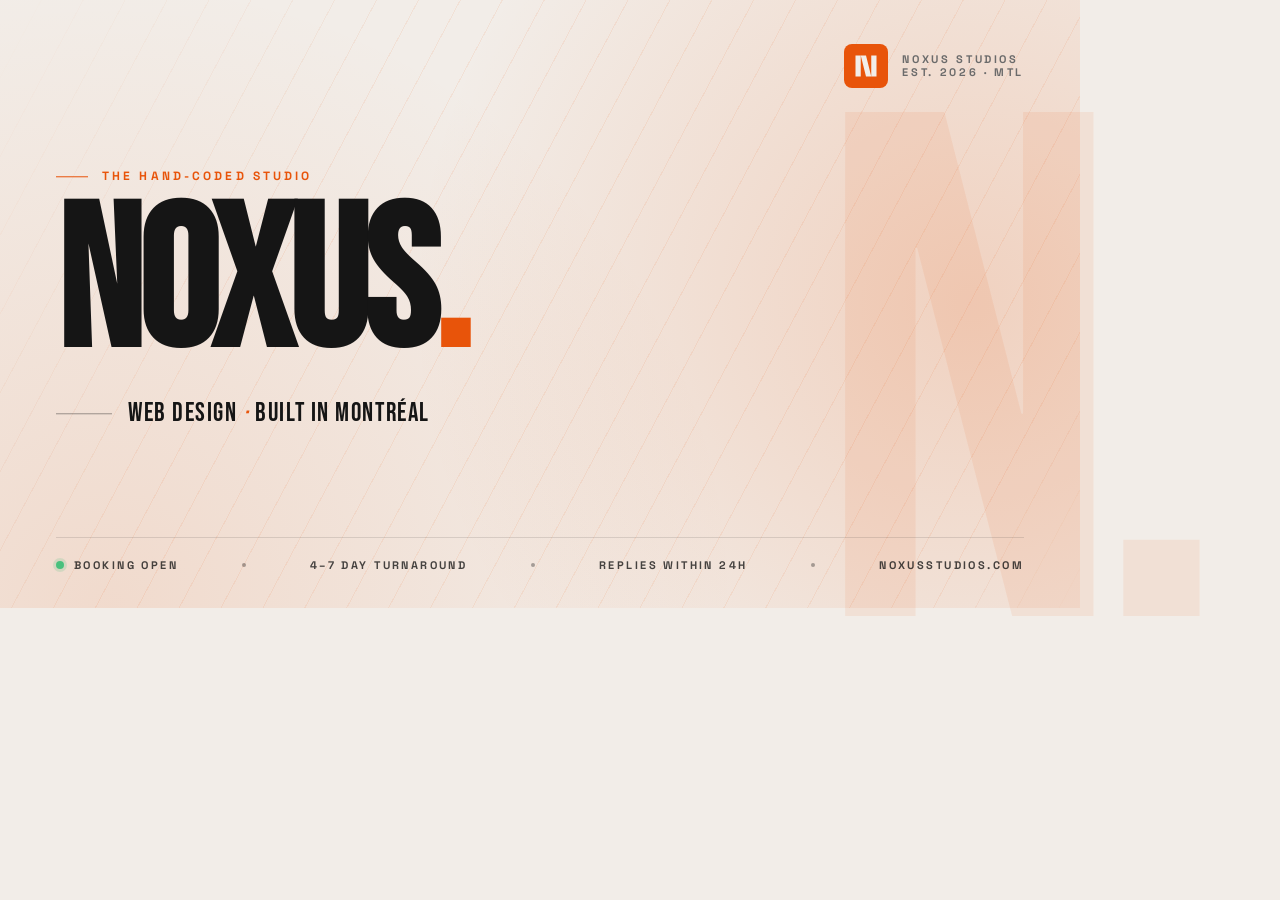
<file: brand/_gbp-cover-source.html>
<!doctype html>
<html lang="en">
<head>
<meta charset="utf-8">
<title>Noxus — GBP cover</title>
<link rel="preconnect" href="https://fonts.googleapis.com">
<link rel="preconnect" href="https://fonts.gstatic.com" crossorigin>
<link href="https://fonts.googleapis.com/css2?family=Bebas+Neue&family=Barlow+Condensed:wght@300;400;500;700&family=Space+Grotesk:wght@500;700&display=swap" rel="stylesheet">
<style>
  :root {
    --orange: #E8540A;
    --cream: #F2EDE8;
    --cream-deep: #EBE3D9;
    --ink: #151515;
    --muted: #6B6B6B;
  }
  html, body { margin: 0; padding: 0; }
  body {
    width: 1080px;
    height: 608px;
    background: var(--cream);
    font-family: 'Barlow Condensed', sans-serif;
    position: relative;
    overflow: hidden;
    -webkit-font-smoothing: antialiased;
    text-rendering: optimizeLegibility;
  }

  /* Atmospheric orange wave pattern — echoes site hero */
  .bg-waves {
    position: absolute;
    inset: 0;
    background:
      radial-gradient(circle at 90% 50%, rgba(232,84,10,0.18), transparent 55%),
      radial-gradient(circle at 10% 100%, rgba(232,84,10,0.12), transparent 55%);
    pointer-events: none;
  }
  .bg-lines {
    position: absolute;
    inset: 0;
    background-image:
      repeating-linear-gradient(118deg,
        transparent 0,
        transparent 36px,
        rgba(232,84,10,0.08) 36px,
        rgba(232,84,10,0.08) 37px);
    mask-image: linear-gradient(120deg, transparent 0%, black 30%, black 90%, transparent 100%);
    -webkit-mask-image: linear-gradient(120deg, transparent 0%, black 30%, black 90%, transparent 100%);
    pointer-events: none;
  }

  /* Top corner mark */
  .corner-mark {
    position: absolute;
    top: 44px;
    right: 56px;
    display: flex;
    align-items: center;
    gap: 14px;
  }
  .corner-mark__square {
    width: 44px;
    height: 44px;
    background: var(--orange);
    border-radius: 8px;
    position: relative;
    display: flex;
    align-items: center;
    justify-content: center;
  }
  .corner-mark__square svg {
    width: 28px;
    height: 28px;
  }
  .corner-mark__label {
    font-family: 'Space Grotesk', sans-serif;
    font-size: 11px;
    font-weight: 700;
    letter-spacing: 0.24em;
    text-transform: uppercase;
    color: var(--muted);
    line-height: 1.2;
  }

  /* Hero block */
  .hero {
    position: absolute;
    left: 56px;
    top: 50%;
    transform: translateY(-52%);
    z-index: 5;
  }

  .eyebrow {
    display: flex;
    align-items: center;
    gap: 14px;
    font-family: 'Space Grotesk', sans-serif;
    font-size: 12px;
    font-weight: 700;
    letter-spacing: 0.26em;
    text-transform: uppercase;
    color: var(--orange);
    margin: 0 0 18px 0;
  }
  .eyebrow__line {
    width: 32px;
    height: 1px;
    background: var(--orange);
  }

  .title {
    font-family: 'Bebas Neue', sans-serif;
    font-size: 200px;
    line-height: 0.85;
    letter-spacing: -0.02em;
    color: var(--ink);
    margin: 0;
  }
  .title__dot { color: var(--orange); }

  .subtitle {
    display: flex;
    align-items: center;
    gap: 16px;
    margin: 26px 0 0 0;
  }
  .subtitle__rule {
    width: 56px;
    height: 1px;
    background: var(--ink);
    opacity: 0.4;
  }
  .subtitle__text {
    font-family: 'Bebas Neue', sans-serif;
    font-size: 26px;
    letter-spacing: 0.06em;
    color: var(--ink);
  }
  .subtitle__text em {
    font-style: italic;
    color: var(--orange);
  }

  /* Bottom strip — matches site nav status */
  .strip {
    position: absolute;
    left: 56px;
    right: 56px;
    bottom: 36px;
    display: flex;
    justify-content: space-between;
    align-items: center;
    padding-top: 20px;
    border-top: 1px solid rgba(21, 21, 21, 0.12);
    font-family: 'Space Grotesk', sans-serif;
    font-size: 11px;
    font-weight: 700;
    letter-spacing: 0.22em;
    text-transform: uppercase;
    color: var(--ink);
  }
  .strip__item {
    display: flex;
    align-items: center;
    gap: 10px;
    opacity: 0.78;
  }
  .strip__dot {
    width: 8px;
    height: 8px;
    background: #1AB967;
    border-radius: 50%;
    box-shadow: 0 0 0 3px rgba(26,185,103,0.18);
  }
  .strip__sep {
    width: 4px;
    height: 4px;
    background: var(--ink);
    opacity: 0.35;
    border-radius: 50%;
  }

  /* Decorative N glyph echo, very subtle, behind hero */
  .ghost-n {
    position: absolute;
    right: -120px;
    bottom: -80px;
    font-family: 'Bebas Neue', sans-serif;
    font-size: 720px;
    line-height: 0.8;
    color: var(--orange);
    opacity: 0.08;
    letter-spacing: -0.04em;
    pointer-events: none;
    user-select: none;
  }
</style>
</head>
<body>
  <div class="bg-waves"></div>
  <div class="bg-lines"></div>
  <div class="ghost-n">N.</div>

  <div class="corner-mark">
    <div class="corner-mark__square">
      <svg viewBox="0 0 32 32" xmlns="http://www.w3.org/2000/svg">
        <rect x="4" y="4" width="6" height="24" fill="#F2EDE8"/>
        <rect x="22" y="4" width="6" height="24" fill="#F2EDE8"/>
        <polygon points="10,4 16,4 22,28 16,28" fill="#F2EDE8"/>
      </svg>
    </div>
    <div class="corner-mark__label">Noxus Studios<br>Est. 2026 · MTL</div>
  </div>

  <div class="hero">
    <p class="eyebrow"><span class="eyebrow__line"></span>The Hand-Coded Studio</p>
    <h1 class="title">NOXUS<span class="title__dot">.</span></h1>
    <div class="subtitle">
      <span class="subtitle__rule"></span>
      <span class="subtitle__text">Web design <em>·</em> Built in Montréal</span>
    </div>
  </div>

  <div class="strip">
    <div class="strip__item"><span class="strip__dot"></span>Booking Open</div>
    <span class="strip__sep"></span>
    <div class="strip__item">4–7 Day Turnaround</div>
    <span class="strip__sep"></span>
    <div class="strip__item">Replies within 24h</div>
    <span class="strip__sep"></span>
    <div class="strip__item">noxusstudios.com</div>
  </div>
</body>
</html>
</file>
<file: css/base.css>
/* ============================================================
   NOXUS — base.css
   Variables, reset, typography (per NOXUS_DESIGN_SPEC §2)
   ============================================================ */

/* Self-hosted display font. Bebas Neue renders the hero wordmark — the LCP
   element on every page — so it's served same-origin and <link rel=preload>ed
   in each <head> to skip the fonts.gstatic.com round-trip that was delaying
   LCP by ~0.8s. Barlow Condensed + Space Grotesk stay on Google Fonts. */
@font-face {
  font-family: 'Bebas Neue';
  font-style: normal;
  font-weight: 400;
  font-display: swap;
  src: url(../fonts/bebas-neue-latin.woff2) format('woff2');
  unicode-range: U+0000-00FF, U+0131, U+0152-0153, U+02BB-02BC, U+02C6, U+02DA, U+02DC, U+0304, U+0308, U+0329, U+2000-206F, U+20AC, U+2122, U+2191, U+2193, U+2212, U+2215, U+FEFF, U+FFFD;
}

:root {
  /* Core palette */
  --orange:          #E8540A;
  --orange-hover:    #FF6520;
  --orange-on-light: #9C3A00;  /* darker variant for orange TEXT on cream — WCAG AA 4.5:1+ even on the warm #E8DCCB panels */
  --black:           #111111;
  --dark-bg:         #151515;
  --dark-surface:    #1E1E1E;
  --dark-surface-2:  #242424;

  /* Hero / light section background */
  --hero-bg-start:   #E8D5C8;
  --hero-bg-end:     #F5EDE6;
  --off-white:       #F2EDE8;

  /* Text on dark backgrounds */
  --text-on-dark-primary:   #FFFFFF;
  --text-on-dark-secondary: rgba(255, 255, 255, 0.40);
  --text-on-dark-muted:     rgba(255, 255, 255, 0.18);

  /* Text on light backgrounds — muted bumped from #999 to #6B to clear
     WCAG AA (4.5:1) on cream backgrounds; visual hierarchy is now carried
     by font weight/size rather than color depth. */
  --text-on-light-primary:   #111111;
  --text-on-light-secondary: #5F5F5F;
  --text-on-light-muted:     #5F5F5F;
  --text-decorative-light:   #999999;

  /* Borders */
  --border-dark:  rgba(255, 255, 255, 0.07);
  --border-light: rgba(0, 0, 0, 0.09);

  /* Fonts */
  --font-display: 'Bebas Neue', 'Arial Black', Impact, sans-serif;
  --font-body:    'Barlow Condensed', 'Arial Narrow', sans-serif;
  --font-ui:      'Space Grotesk', 'DM Sans', sans-serif;
}

/* ============================================================
   Reset
   ============================================================ */

*, *::before, *::after { box-sizing: border-box; }

html {
  -webkit-text-size-adjust: 100%;
  -webkit-tap-highlight-color: transparent;
  scroll-behavior: smooth;
}

body {
  margin: 0;
  background: var(--off-white);
  color: var(--text-on-light-primary);
  font-family: var(--font-body);
  font-size: 14px;
  line-height: 1.65;
  -webkit-font-smoothing: antialiased;
  -moz-osx-font-smoothing: grayscale;
}

h1, h2, h3, h4, h5, h6 { margin: 0; font-weight: 400; line-height: 1.05; }
p   { margin: 0; }
a   { color: inherit; text-decoration: none; }
img, svg { display: block; max-width: 100%; }
button { font: inherit; color: inherit; cursor: pointer; }

ul, ol { margin: 0; padding: 0; list-style: none; }

/* ============================================================
   Type primitives — used directly in markup as classes
   ============================================================ */

/* HERO TITLE */
.type-hero {
  font-family: var(--font-display);
  font-size: clamp(72px, 12vw, 160px);
  letter-spacing: -0.02em;
  line-height: 0.88;
  text-transform: uppercase;
}

/* DARK SECTION HEADLINE — large, mixed case */
.type-section-headline {
  font-family: var(--font-ui);
  font-size: clamp(28px, 4vw, 52px);
  font-weight: 700;
  letter-spacing: -0.02em;
  line-height: 1.1;
}

/* SPLIT SECTION HEADLINE — mixed case */
.type-split-headline {
  font-family: var(--font-ui);
  font-size: clamp(36px, 4.5vw, 60px);
  font-weight: 700;
  letter-spacing: -0.02em;
  line-height: 1.05;
}

/* STAT PERCENTAGE */
.type-stat-number {
  font-family: var(--font-ui);
  font-size: clamp(40px, 5vw, 80px);
  font-weight: 700;
  line-height: 1;
  letter-spacing: -0.02em;
  color: white;
}

/* ALL-CAPS LABELS */
.type-label {
  font-family: var(--font-body);
  font-size: 10px;
  font-weight: 700;
  letter-spacing: 0.22em;
  text-transform: uppercase;
}

/* BODY COPY */
.type-body {
  font-family: var(--font-body);
  font-size: clamp(10px, 1.1vw, 13px);
  font-weight: 400;
  letter-spacing: 0.10em;
  text-transform: uppercase;
  line-height: 1.65;
}

/* HERO SUBTITLE — exception, mixed case */
.type-hero-sub {
  font-family: var(--font-ui);
  font-size: clamp(13px, 1.5vw, 17px);
  font-weight: 400;
  letter-spacing: 0.01em;
}

/* VERSION COUNTER */
.type-version {
  font-family: var(--font-body);
  font-size: 13px;
  letter-spacing: 0.05em;
  color: var(--text-on-dark-muted);
}

/* ============================================================
   Mixed-emphasis fade headline (per spec §2.2)
   ============================================================ */

.fade-headline {
  font-family: var(--font-ui);
  font-size: clamp(28px, 4vw, 52px);
  font-weight: 700;
  line-height: 1.15;
  letter-spacing: -0.02em;
  margin: 0;
}
.fh-bright { display: block; color: #fff; }
.fh-mid    { display: block; color: #fff; }
.fh-dim    { display: block; color: rgba(255, 255, 255, 0.60); }
.fh-fade   { color: rgba(255, 255, 255, 0.60); }
.fh-icon {
  display: inline-flex;
  align-items: center;
  justify-content: center;
  width: 28px; height: 28px;
  background: var(--orange);
  border-radius: 50%;
  font-size: 16px;
  font-weight: 700;
  color: white;
  vertical-align: middle;
  margin: 0 6px;
  font-family: var(--font-body);
}

/* ============================================================
   Scroll reveal — used by animations.js
   ============================================================ */

.reveal {
  opacity: 0;
  transform: translateY(20px);
  transition:
    opacity   0.55s cubic-bezier(0.16, 1, 0.3, 1),
    transform 0.55s cubic-bezier(0.16, 1, 0.3, 1);
}
.reveal.visible {
  opacity: 1;
  transform: translateY(0);
}

/* Reveal variants — layer on top of .reveal for richer entrances.
   .reveal--rise   : confident vertical rise (cards, list items)
   .reveal--scale  : scale-in + rise (pricing cells, feature panels, mocks)
   .reveal--wipe   : vertical mask-wipe + rise (centerpiece headlines) */
.reveal--rise {
  transform: translateY(40px);
  transition:
    opacity   0.75s cubic-bezier(0.16, 1, 0.3, 1),
    transform 0.75s cubic-bezier(0.16, 1, 0.3, 1);
}
.reveal--rise.visible { transform: translateY(0); }

.reveal--scale {
  transform: scale(0.94) translateY(28px);
  transition:
    opacity   0.8s cubic-bezier(0.16, 1, 0.3, 1),
    transform 0.8s cubic-bezier(0.16, 1, 0.3, 1);
}
.reveal--scale.visible { transform: scale(1) translateY(0); }

.reveal--wipe {
  transform: translateY(48px);
  clip-path: inset(0 0 100% 0);
  transition:
    opacity   0.85s cubic-bezier(0.16, 1, 0.3, 1),
    transform 0.85s cubic-bezier(0.16, 1, 0.3, 1),
    clip-path 0.95s cubic-bezier(0.16, 1, 0.3, 1);
  will-change: transform, opacity, clip-path;
}
.reveal--wipe.visible {
  transform: translateY(0);
  clip-path: inset(0 0 -0.15em 0);
}

/* prefers-reduced-motion: kill reveal + ticker animation */
@media (prefers-reduced-motion: reduce) {
  *, *::before, *::after {
    animation-duration: 0.001ms !important;
    animation-iteration-count: 1 !important;
    transition-duration: 0.001ms !important;
    scroll-behavior: auto !important;
  }
  .reveal { opacity: 1; transform: none; }
  .reveal--wipe { clip-path: none !important; }
}

/* ============================================================
   Selection
   ============================================================ */
::selection { background: var(--orange); color: #fff; }

/* ============================================================
   Title reveal — editorial mask-clip slide-up.
   Driven by js/title-reveal.js, which wraps targeted titles in
   .anim-title__mask + .anim-title__inner. The mask clips the inner
   when it sits below at translateY(110%); on .is-revealed, the inner
   slides up to translateY(0).
   ============================================================ */

/* Single-block title: outer becomes the mask container, one inner. */
.anim-title--single .anim-title__mask {
  display: inline-block;
  overflow: hidden;
  vertical-align: bottom;
  /* Tiny extra room so descenders don't get clipped */
  padding-bottom: 0.04em;
}

/* Multi-line title: each line element (e.g. .fh-bright, .split-orange)
   becomes its own clip mask. */
.anim-title--lines > * {
  overflow: hidden;
  padding-bottom: 0.04em;
}

/* Inner content: starts below the mask, slides up on reveal. */
.anim-title__inner {
  display: inline-block;
  transform: translateY(110%);
  opacity: 0;
  transition:
    transform 0.95s cubic-bezier(0.16, 1, 0.3, 1),
    opacity   0.95s cubic-bezier(0.16, 1, 0.3, 1);
  transition-delay: calc(var(--t-i, 0) * 90ms);
  will-change: transform, opacity;
}

.anim-title.is-revealed .anim-title__inner {
  transform: translateY(0);
  opacity: 1;
}

@media (prefers-reduced-motion: reduce) {
  .anim-title__inner {
    transform: none;
    opacity: 1;
    transition: none;
  }
}

/* ============================================================
   Global mobile safety net — prevent horizontal scroll regardless
   of any page section's bleed/overflow. Per-page CSS handles
   layout reflows; this just guards the viewport edges.
   ============================================================ */

@media (max-width: 768px) {
  html, body { overflow-x: hidden; }
}

/* ============================================================
   Touch-device guard — neutralize hover lifts on devices that
   can't actually hover. Modern browsers shouldn't fire :hover
   on tap, but iOS Safari sometimes sticks the state after a tap
   until another element is tapped. This prevents the visual jank.
   ============================================================ */
@media (hover: none) {
  .work-card:hover,
  .work-card:focus-within,
  .values__card:hover,
  .values__card:focus-within,
  .methods__card:hover,
  .methods__card:focus-within,
  .methods__card:active,
  .methods__card:focus-visible,
  .discipline:hover,
  .discipline:focus-within,
  .timeline__item:hover,
  .svc-tier:hover,
  .svc-design-item:hover,
  .bento-cell:hover {
    transform: none;
  }
  /* Timeline: undo the padding shift + accent-stripe reveal on touch */
  .timeline__item:hover { padding-left: 24px; }
  .timeline__item:hover::before { opacity: 0; }
}
</file>
<file: css/components.css>
/* ============================================================
   NOXUS — components.css
   Nav, social rail, ticker, buttons, footer (per spec §2.4–2.6 + §3-E)
   ============================================================ */

/* ============================================================
   NAV — transparent, vertical links, hamburger right (§2.4)
   ============================================================ */

.site-nav {
  position: absolute;
  top: 0; left: 0; right: 0;
  z-index: 100;
  display: flex;
  align-items: center;
  gap: 14px;
  padding: 28px 40px;
  background: transparent;
  pointer-events: none;
  transition: color 300ms ease;
}
.site-nav > * { pointer-events: all; }

.nav-logo {
  font-family: var(--font-display);
  font-size: 22px;
  letter-spacing: -0.01em;
  text-transform: lowercase;
  color: var(--text-on-light-primary);
  text-decoration: none;
  line-height: 1;
  height: 36px;
  display: inline-flex;
  align-items: center;
  transition:
    color 250ms ease,
    opacity 280ms cubic-bezier(0.4, 0, 0.2, 1),
    transform 280ms cubic-bezier(0.4, 0, 0.2, 1);
}
.nav-logo-dot {
  color: var(--text-on-light-primary);
  transition: color 250ms ease;
}

/* On dark sections */
.site-nav.on-dark .nav-logo { color: white; }
.site-nav.on-dark .nav-logo-dot { color: var(--orange); }

/* On dark sections — theme-toggle inverts, pill flips to cream-glass to read
   on dark backdrops. Mirrors the dark-theme treatment but only when scrolled
   over a [data-theme="dark"] section. */
.site-nav.on-dark .theme-toggle {
  background: #E8DCCB;
  color: #14100B;
  box-shadow: 0 0 0 1.5px rgba(0, 0, 0, 0.25);
}
.site-nav.on-dark .lang-toggle {
  color: #E8DCCB;
}
.site-nav.on-dark .status-bar {
  color: rgba(232, 220, 203, 0.70);
}
/* Mobile container pill stays glassy on dark; desktop per-link pills
   recolor below (see @media min-width: 769px block at the bottom). */
.site-nav.on-dark .nav-pill {
  background: rgba(232, 220, 203, 0.10);
  border-color: rgba(232, 220, 203, 0.18);
  box-shadow: 0 6px 20px -10px rgba(0, 0, 0, 0.55);
}
.site-nav.on-dark .nav-pill-link { color: #E8DCCB; }
.site-nav.on-dark .nav-pill-collapsed-icon { color: #E8DCCB; }

/* Desktop on-dark — each link pill flips to glassy cream-on-dark to
   read against the dark hero / split / bento sections without losing
   its rounded shape. */
@media (min-width: 769px) {
  .site-nav.on-dark .nav-pill,
  .site-nav.on-dark .nav-pill.is-collapsed {
    background: transparent;
    border: none;
    box-shadow: none;
  }
  .site-nav.on-dark .nav-pill .nav-pill-link {
    background: rgba(232, 220, 203, 0.10);
    border-color: rgba(232, 220, 203, 0.20);
    color: #E8DCCB;
  }
  .site-nav.on-dark .nav-pill .nav-pill-link:hover,
  .site-nav.on-dark .nav-pill .nav-pill-link:focus-visible {
    border-color: rgba(232, 220, 203, 0.35);
    color: #E8DCCB;
  }
  .site-nav.on-dark .nav-pill .nav-pill-link.is-active {
    background: var(--orange);
    border-color: var(--orange);
    color: #FFFFFF;
  }
}

/* Scrolled past hero — entire nav fades out. Navigate by scrolling back. */
.site-nav.is-scrolled .nav-logo,
.site-nav.is-scrolled .theme-toggle,
.site-nav.is-scrolled .lang-toggle {
  opacity: 0;
  pointer-events: none;
  transform: translateY(-10px);
}

/* ============================================================
   Theme toggle button (curtain trigger)
   ============================================================ */

.theme-toggle {
  width: 36px;
  height: 36px;
  border-radius: 50%;
  border: none;
  background: var(--black);
  color: var(--off-white);
  display: flex;
  align-items: center;
  justify-content: center;
  cursor: pointer;
  outline: none;
  box-shadow: 0 0 0 1.5px rgba(0, 0, 0, 0.10);
  transition:
    background 300ms ease,
    color 300ms ease,
    transform 150ms ease,
    box-shadow 300ms ease,
    opacity 280ms cubic-bezier(0.4, 0, 0.2, 1);
}

/* ============================================================
   Language toggle (EN / FR)
   ============================================================ */

/* Bare-text language toggle (no pill chrome) — sits between the
   nav-pill links and the theme toggle on desktop. Inherits page
   text color; only the EN/FR opt + sep glyph carry visual style. */
.lang-toggle {
  margin-left: auto;
  height: 36px;
  padding: 0 6px;
  border-radius: 0;
  border: none;
  background: transparent;
  color: var(--text-on-light-primary);
  display: inline-flex;
  align-items: center;
  gap: 8px;
  cursor: pointer;
  outline: none;
  font-family: var(--font-body);
  font-size: 11px;
  font-weight: 500;
  letter-spacing: 0.16em;
  text-transform: uppercase;
  line-height: 1;
  transition:
    color 300ms ease,
    transform 150ms ease,
    opacity 280ms cubic-bezier(0.4, 0, 0.2, 1);
}

.lang-toggle:hover { transform: scale(1.04); }
.lang-toggle:active { transform: scale(0.97); }
.lang-toggle:focus-visible { box-shadow: 0 0 0 2px var(--orange); }
.lang-toggle[disabled] { pointer-events: none; }

.lang-toggle__opt {
  /* 0.62 (was 0.45) so the dimmed inactive language still clears WCAG AA
     4.5:1 on cream; the active opt's orange + full opacity keeps it distinct. */
  opacity: 0.62;
  transition: opacity 220ms ease, color 220ms ease;
}
.lang-toggle__opt.is-active {
  opacity: 1;
  color: var(--orange);
}
.lang-toggle__sep {
  opacity: 0.3;
  font-weight: 400;
}

/* ============================================================
   Status bar — center-pinned in nav, shows live booking status
   ============================================================ */

.status-bar {
  margin-left: 20px;
  display: inline-flex;
  align-items: center;
  gap: 10px;
  font-family: var(--font-ui);
  font-size: 10px;
  font-weight: 500;
  letter-spacing: 0.16em;
  text-transform: uppercase;
  color: var(--text-on-light-secondary);
  white-space: nowrap;
  pointer-events: none;
  transition:
    opacity 280ms cubic-bezier(0.4, 0, 0.2, 1),
    transform 280ms cubic-bezier(0.4, 0, 0.2, 1),
    color 250ms ease;
}

.status-bar__dot {
  width: 7px;
  height: 7px;
  border-radius: 50%;
  background: #22C55E;
  flex-shrink: 0;
  animation: status-pulse 2.2s ease-in-out infinite;
}

.status-bar__sep {
  opacity: 0.4;
  font-weight: 400;
}

/* Composited pulse — transform + opacity only. Earlier version animated
   box-shadow for the ring expansion, which forced paint on every frame
   and dominated TBT. Lighter scale pulse is visually 90% as good. */
@keyframes status-pulse {
  0%, 100% {
    transform: scale(1);
    opacity: 1;
  }
  50% {
    transform: scale(1.18);
    opacity: 0.85;
  }
}

@media (prefers-reduced-motion: reduce) {
  .status-bar__dot { animation: none; }
}

/* Hide on narrower viewports where the nav controls would crowd it. */
@media (max-width: 1100px) {
  .status-bar { display: none; }
}

/* When scrolled, fade with the rest of the nav. */
.site-nav.is-scrolled .status-bar {
  opacity: 0;
  transform: translateY(-10px);
}
.theme-toggle:hover { transform: scale(1.10); }
.theme-toggle:active { transform: scale(0.96); }
.theme-toggle:focus-visible { box-shadow: 0 0 0 2px var(--orange); }
.theme-toggle[disabled] { pointer-events: none; }

.theme-toggle-icon { display: none; }
.theme-toggle .theme-toggle-moon { display: block; }   /* light theme: show moon */
:root.dark .theme-toggle .theme-toggle-moon { display: none; }
:root.dark .theme-toggle .theme-toggle-sun  { display: block; }

/* ============================================================
   Theme curtain — full-screen wipe used during theme transition
   ============================================================ */

.theme-curtain {
  position: fixed;
  inset: 0;
  z-index: 9997;
  background: var(--off-white);
  transform-origin: top;
  transform: scaleY(0);
  pointer-events: none;
  will-change: transform;
}
.theme-curtain.is-animating {
  transition: transform 160ms cubic-bezier(0.76, 0, 0.24, 1);
}
.theme-curtain.is-falling { transform: scaleY(1); }

/* ============================================================
   Hero floating-paths layer — drifting orange contour paths.
   Used on every page hero. SMIL <animate> elements are injected
   by js/hero-paths.js once the SVG is in the DOM.
   ============================================================ */

.hero-paths {
  position: absolute;
  inset: 0;
  z-index: 0;
  pointer-events: none;
  overflow: hidden;
  color: var(--orange);
  /* Strengthen path visibility on cream backgrounds. The default
     orange-on-cream can wash out; mix-blend-multiply pushes the
     strokes into the gradient so they read as etched, not faded. */
  mix-blend-mode: multiply;
}
:root.dark .hero-paths {
  mix-blend-mode: normal;
}
.hero-paths svg {
  position: absolute;
  inset: 0;
  width: 100%;
  height: 100%;
  display: block;
}

/* ============================================================
   Grain / film-noise overlay utility.
   Add class `has-grain` to any container; it gets a subtle
   SVG-noise overlay above the background and below content.
   Tuneable via --grain-opacity (default 0.06).
   ============================================================ */

.has-grain { position: relative; isolation: isolate; }
.has-grain::before {
  content: "";
  position: absolute;
  inset: 0;
  pointer-events: none;
  z-index: -1;
  opacity: var(--grain-opacity, 0.06);
  mix-blend-mode: multiply;
  background-image: url("data:image/svg+xml;utf8,<svg xmlns='http://www.w3.org/2000/svg' width='220' height='220'><filter id='n'><feTurbulence type='fractalNoise' baseFrequency='0.95' numOctaves='2' stitchTiles='stitch'/><feColorMatrix values='0 0 0 0 0  0 0 0 0 0  0 0 0 0 0  0 0 0 0.9 0'/></filter><rect width='100%25' height='100%25' filter='url(%23n)'/></svg>");
  background-size: 220px 220px;
}
:root.dark .has-grain::before {
  mix-blend-mode: screen;
  opacity: calc(var(--grain-opacity, 0.06) * 0.9);
}

/* Ensure each page hero's inner content renders above the paths layer.
   (Absolutely-positioned siblings outrank static ones in the stacking
   order regardless of DOM order, so the inner needs an explicit z-index.) */
.services-hero__inner,
.work-hero__inner,
.about-hero__inner,
.contact-hero__inner {
  position: relative;
  z-index: 1;
}

/* ============================================================
   Nav pill — animated hamburger replacement (index.html only)
   ============================================================ */

/* Shared smooth ease for the whole expand/collapse motion. No overshoot.
   Matched durations across width/padding/inner/links/icon so the pill
   reads as one fluid object instead of separate parts catching up. */
.nav-pill {
  --pill-ease: cubic-bezier(0.32, 0.72, 0, 1);
  --pill-dur: 620ms;

  position: relative;
  margin-left: 14px;
  display: flex;
  align-items: center;
  height: 36px;
  width: auto;
  padding: 0 16px;
  border-radius: 9999px;
  background: rgba(255, 255, 255, 0.55);
  border: 1px solid rgba(0, 0, 0, 0.10);
  backdrop-filter: blur(12px);
  -webkit-backdrop-filter: blur(12px);
  box-shadow: 0 6px 20px -10px rgba(0, 0, 0, 0.18);
  overflow: hidden;
  cursor: default;
  transition:
    width var(--pill-dur) var(--pill-ease),
    padding var(--pill-dur) var(--pill-ease),
    background 300ms ease,
    border-color 300ms ease;
}
.nav-pill.is-collapsed {
  width: 36px;
  padding: 0;
  cursor: pointer;
  justify-content: center;
}

.nav-pill-inner {
  display: flex;
  align-items: center;
  gap: 22px;
  white-space: nowrap;
  transition: opacity calc(var(--pill-dur) * 0.55) var(--pill-ease);
}
.nav-pill.is-collapsed .nav-pill-inner {
  opacity: 0;
  pointer-events: none;
}

.nav-pill-link {
  font-family: var(--font-body);
  font-size: 11px;
  font-weight: 400;
  letter-spacing: 0.18em;
  text-transform: uppercase;
  color: var(--text-on-light-primary);
  text-decoration: none;
  opacity: 1;
  line-height: 1.4;
  /* iOS Safari quirk: :active on <a> is unreliable, and the global
     -webkit-tap-highlight-color: transparent in base.css kills the native
     tap flash. Restore a tinted version here so taps always show feedback. */
  -webkit-tap-highlight-color: rgba(232, 84, 10, 0.35);
  transition:
    opacity calc(var(--pill-dur) * 0.55) var(--pill-ease),
    transform var(--pill-dur) var(--pill-ease),
    color 220ms ease;
}
.nav-pill-link:hover,
.nav-pill-link:active,
.nav-pill-link:focus-visible,
.nav-pill-link.is-active,
.nav-pill-link.is-pressed { color: var(--orange); }
/* Snap to orange instantly on press — the 220ms fade-in let users lift
   their finger before the color visibly changed. Going OUT of :active /
   .is-pressed still uses the slow transition for a soft release. */
.nav-pill-link:active,
.nav-pill-link.is-pressed { transition: color 0ms; }

/* Inner span owns the hover-scale transform so it doesn't collide with the
   parent link's slow collapse-related transform transition. */
.nav-pill-link > span {
  display: inline-block;
  transform-origin: center;
  transition: transform 240ms cubic-bezier(0.32, 0.72, 0, 1);
}
.nav-pill-link:hover > span,
.nav-pill-link:active > span,
.nav-pill-link:focus-visible > span { transform: scale(1.18); }

/* Light stagger: 50ms steps, sub-perceptible but adds organic feel. */
.nav-pill .nav-pill-link:nth-child(1) { transition-delay: 0.00s, 0.00s, 0s; }
.nav-pill .nav-pill-link:nth-child(2) { transition-delay: 0.04s, 0.04s, 0s; }
.nav-pill .nav-pill-link:nth-child(3) { transition-delay: 0.08s, 0.08s, 0s; }
.nav-pill .nav-pill-link:nth-child(4) { transition-delay: 0.12s, 0.12s, 0s; }

/* Collapsed: links slide left + scale; reverse stagger so last fades first. */
.nav-pill.is-collapsed .nav-pill-link {
  transform: translateX(-14px) scale(0.95);
}
.nav-pill.is-collapsed .nav-pill-link:nth-child(1) { transition-delay: 0.12s, 0.12s, 0s; }
.nav-pill.is-collapsed .nav-pill-link:nth-child(2) { transition-delay: 0.08s, 0.08s, 0s; }
.nav-pill.is-collapsed .nav-pill-link:nth-child(3) { transition-delay: 0.04s, 0.04s, 0s; }
.nav-pill.is-collapsed .nav-pill-link:nth-child(4) { transition-delay: 0.00s, 0.00s, 0s; }

.nav-pill-collapsed-icon {
  position: absolute;
  inset: 0;
  display: flex;
  align-items: center;
  justify-content: center;
  pointer-events: none;
  opacity: 0;
  transform: scale(0.85);
  color: var(--text-on-light-primary);
  transition:
    opacity calc(var(--pill-dur) * 0.55) var(--pill-ease),
    transform var(--pill-dur) var(--pill-ease);
}
.nav-pill.is-collapsed .nav-pill-collapsed-icon {
  opacity: 1;
  transform: scale(1);
  transition-delay: calc(var(--pill-dur) * 0.35);
}

/* On desktop (≥769px) the pill is permanently expanded — the hamburger
   icon and collapsed state only exist on mobile. Each .nav-pill-link
   becomes its own rounded pill (the style we previously used for the
   lang-toggle), and the right-group is visually reordered so the
   primary nav appears BEFORE the language and theme toggles:

     [logo] [status-bar] ............... [nav-pill] [lang] [theme]

   We use flex `order` for the visual reorder so the HTML stays the same
   across all 8 pages. Tab order still follows DOM, which is fine — these
   are all interactive on the same horizontal band. */
@media (min-width: 769px) {
  /* Right-group visual order */
  .nav-pill     { order: 1; margin-left: auto; }
  .lang-toggle  { order: 2; margin-left: 14px; }
  .theme-toggle { order: 3; }

  /* Container is transparent on desktop — the individual links are the
     chrome. We force the collapsed visual state off since there are no
     hamburgers on desktop. */
  .nav-pill,
  .nav-pill.is-collapsed {
    width: auto;
    padding: 0;
    cursor: default;
    justify-content: flex-start;
    background: transparent;
    border: none;
    box-shadow: none;
    backdrop-filter: none;
    -webkit-backdrop-filter: none;
    overflow: visible;
  }
  .nav-pill .nav-pill-inner,
  .nav-pill.is-collapsed .nav-pill-inner {
    opacity: 1;
    pointer-events: auto;
    gap: 6px;
  }
  /* Each link is its own rounded pill — height matches the theme toggle
     (36px) so the entire right-group sits on a single visual baseline. */
  .nav-pill .nav-pill-link,
  .nav-pill.is-collapsed .nav-pill-link {
    transform: none;
    height: 36px;
    padding: 0 16px;
    display: inline-flex;
    align-items: center;
    border-radius: 9999px;
    border: 1.5px solid rgba(0, 0, 0, 0.10);
    background: var(--off-white);
    color: var(--text-on-light-primary);
    transition:
      background 300ms ease,
      color 250ms ease,
      border-color 300ms ease,
      transform 150ms ease,
      box-shadow 300ms ease,
      opacity 280ms cubic-bezier(0.4, 0, 0.2, 1);
  }
  /* Hover lifts the pill slightly and warms the border. The previous
     scale-up of the inner <span> is no longer wanted here — the whole
     pill is the affordance now, not the bare text. */
  .nav-pill .nav-pill-link:hover,
  .nav-pill .nav-pill-link:focus-visible {
    transform: scale(1.04);
    border-color: rgba(0, 0, 0, 0.20);
    color: var(--text-on-light-primary);
  }
  .nav-pill .nav-pill-link:hover > span,
  .nav-pill .nav-pill-link:focus-visible > span,
  .nav-pill .nav-pill-link:active > span {
    transform: none;
  }
  /* Active page: filled orange pill, white text. Strongest "you are
     here" signal in the whole nav, matches the orange primary button
     language used elsewhere on the site. */
  .nav-pill .nav-pill-link.is-active {
    background: var(--orange);
    border-color: var(--orange);
    color: #FFFFFF;
  }
  .nav-pill .nav-pill-link.is-active:hover,
  .nav-pill .nav-pill-link.is-active:focus-visible {
    background: var(--orange-hover);
    border-color: var(--orange-hover);
    color: #FFFFFF;
  }
  .nav-pill .nav-pill-collapsed-icon,
  .nav-pill.is-collapsed .nav-pill-collapsed-icon {
    opacity: 0;
    pointer-events: none;
    visibility: hidden;
  }
}

/* ============================================================
   Mobile overlay
   ============================================================ */

.nav-overlay {
  position: fixed;
  inset: 0;
  z-index: 200;
  background: var(--black);
  display: flex;
  flex-direction: column;
  align-items: center;
  justify-content: center;
  gap: 32px;
  opacity: 0;
  visibility: hidden;
  transition: opacity 300ms, visibility 300ms;
}
.nav-overlay.open { opacity: 1; visibility: visible; }

.nav-overlay nav {
  display: flex;
  flex-direction: column;
  align-items: center;
  gap: 16px;
}
.nav-overlay-link {
  font-family: var(--font-display);
  font-size: clamp(40px, 8vw, 64px);
  color: white;
  text-decoration: none;
  letter-spacing: -0.01em;
  text-transform: uppercase;
  opacity: 0.85;
  line-height: 1;
  transition: color 200ms, opacity 200ms;
}
.nav-overlay-link:hover,
.nav-overlay-link:active { color: var(--orange); opacity: 1; }
.nav-overlay-link { -webkit-tap-highlight-color: rgba(232, 84, 10, 0.25); }
.nav-overlay-close {
  position: absolute;
  top: 28px; right: 40px;
  background: none;
  border: none;
  color: white;
  font-size: 24px;
  cursor: pointer;
}

/* ============================================================
   Orange ticker (§2.5)
   ============================================================ */

.ticker-strip {
  background: var(--orange);
  overflow: hidden;
  white-space: nowrap;
  width: 100%;
  height: 38px;
  display: flex;
  align-items: center;
}
.ticker-track {
  display: inline-block;
  animation: ticker-move 22s linear infinite;
  will-change: transform;
}
@keyframes ticker-move {
  0%   { transform: translateX(0); }
  100% { transform: translateX(-50%); }
}
.tw {
  display: inline-block;
  font-family: var(--font-body);
  font-size: 11px;
  font-weight: 700;
  letter-spacing: 0.24em;
  text-transform: uppercase;
  color: #111111;
  padding: 0 18px;
}
.ts {
  display: inline-block;
  color: rgba(17, 17, 17, 0.55);
  font-size: 10px;
  padding: 0 4px;
}

/* ============================================================
   Buttons (§2.6)
   ============================================================ */

.btn-primary {
  display: inline-block;
  background: linear-gradient(180deg, #FF6520 0%, var(--orange) 50%, #D24A09 100%);
  color: #fff;
  font-family: var(--font-body);
  font-size: 11px;
  font-weight: 700;
  letter-spacing: 0.22em;
  text-transform: uppercase;
  padding: 14px 32px;
  border: 1px solid rgba(255, 120, 60, 0.55);
  border-radius: 10px;
  cursor: pointer;
  text-decoration: none;
  position: relative;
  isolation: isolate;
  /* Layered orange-tinted shadow stack — reads as a real, tangible
     element you can press, not a flat colored rectangle. */
  box-shadow:
    0 1px 0 rgba(255, 255, 255, 0.32) inset,
    0 -1px 0 rgba(0, 0, 0, 0.20) inset,
    0 2px 4px rgba(132, 38, 0, 0.18),
    0 8px 18px -4px rgba(232, 84, 10, 0.36),
    0 18px 36px -10px rgba(232, 84, 10, 0.42),
    0 32px 64px -16px rgba(132, 38, 0, 0.30);
  transition:
    transform 220ms cubic-bezier(0.32, 0.72, 0, 1),
    box-shadow 220ms cubic-bezier(0.32, 0.72, 0, 1),
    background 220ms cubic-bezier(0.32, 0.72, 0, 1);
}
.btn-primary:hover,
.btn-primary:focus-visible {
  background: linear-gradient(180deg, #FF7530 0%, #FF6520 50%, #E5550F 100%);
  transform: translateY(-2px);
  box-shadow:
    0 1px 0 rgba(255, 255, 255, 0.42) inset,
    0 -1px 0 rgba(0, 0, 0, 0.22) inset,
    0 4px 8px rgba(132, 38, 0, 0.22),
    0 14px 28px -4px rgba(232, 84, 10, 0.50),
    0 28px 56px -10px rgba(232, 84, 10, 0.56),
    0 48px 96px -16px rgba(132, 38, 0, 0.36);
}
.btn-primary:active {
  transform: translateY(0);
  box-shadow:
    0 1px 0 rgba(255, 255, 255, 0.22) inset,
    0 -1px 0 rgba(0, 0, 0, 0.30) inset,
    0 1px 2px rgba(132, 38, 0, 0.22),
    0 4px 12px -4px rgba(232, 84, 10, 0.30);
}
.btn-primary { -webkit-tap-highlight-color: transparent; }

@media (prefers-reduced-motion: reduce) {
  .btn-primary:hover { transform: none; }
}

.btn-ghost-pill {
  display: inline-block;
  background: transparent;
  color: #fff;
  font-family: var(--font-body);
  font-size: 10px;
  font-weight: 400;
  letter-spacing: 0.18em;
  text-transform: uppercase;
  padding: 10px 22px;
  border: 1px solid rgba(255, 255, 255, 0.35);
  border-radius: 999px;
  cursor: pointer;
  text-decoration: none;
  transition: border-color 150ms;
}
.btn-ghost-pill:hover,
.btn-ghost-pill:active,
.btn-ghost-pill:focus-visible { border-color: rgba(255, 255, 255, 0.75); }
.btn-ghost-pill { -webkit-tap-highlight-color: transparent; }

.btn-tag {
  display: inline-flex;
  align-items: center;
  gap: 8px;
  background: rgba(255, 255, 255, 0.08);
  color: rgba(255, 255, 255, 0.85);
  font-family: var(--font-body);
  font-size: 10px;
  font-weight: 400;
  letter-spacing: 0.14em;
  text-transform: uppercase;
  padding: 8px 16px;
  border: 1px solid rgba(255, 255, 255, 0.14);
  border-radius: 999px;
  text-decoration: none;
  transition:
    background-color 0.3s cubic-bezier(0.32, 0.72, 0, 1),
    border-color 0.3s cubic-bezier(0.32, 0.72, 0, 1),
    color 0.3s cubic-bezier(0.32, 0.72, 0, 1);
}
.btn-tag:hover {
  background: rgba(255, 255, 255, 0.14);
  border-color: rgba(232, 84, 10, 0.5);
  color: #fff;
}
.btn-tag:active {
  background: rgba(255, 255, 255, 0.2);
}
.btn-tag:focus-visible {
  outline: 2px solid var(--orange);
  outline-offset: 3px;
}
.btn-tag-icon {
  display: inline-flex;
  align-items: center;
  justify-content: center;
  width: 22px; height: 22px;
  background: rgba(255, 255, 255, 0.10);
  border-radius: 50%;
  font-size: 12px;
  color: white;
}

.btn-bar {
  display: block;
  width: 100%;
  background: var(--black);
  color: white;
  font-family: var(--font-body);
  font-size: 12px;
  font-weight: 700;
  letter-spacing: 0.30em;
  text-transform: uppercase;
  text-align: center;
  padding: 18px;
  border: none;
  border-radius: 0;
  cursor: pointer;
  text-decoration: none;
  transition: background 80ms;
}
.btn-bar:hover,
.btn-bar:active,
.btn-bar:focus-visible { background: #1c1c1c; }
.btn-bar { -webkit-tap-highlight-color: transparent; }

/* Hero CTA bar — pinned to bottom of any hero section to bridge cream → dark */
.hero-cta-bar {
  position: absolute;
  bottom: 0; left: 0; right: 0;
  z-index: 10;
}

/* ============================================================
   CTA-BAR — shared depth treatment for full-width CTA sections
   (.svc-cta, .about-cta, .work-cta). Adds:
     - radial warm-orange spotlight glow behind the CTA button
     - subtle vertical gradient for ambient depth
     - tighter ::before/::after pseudo-elements that don't
       interfere with text content
   These selectors share an identical heading + button structure,
   so one rule keeps them visually consistent.
   ============================================================ */

.svc-cta, .about-cta, .work-cta {
  position: relative;
  overflow: hidden;
  isolation: isolate;
}
.svc-cta::before, .about-cta::before, .work-cta::before {
  content: '';
  position: absolute;
  inset: 0;
  pointer-events: none;
  z-index: 0;
  /* Soft warm orange spotlight centered around where the CTA
     button typically sits (bottom-center). Reads as ambient
     light from the button outward. */
  background:
    radial-gradient(ellipse 60% 40% at 50% 78%, rgba(232, 84, 10, 0.20), transparent 70%),
    radial-gradient(ellipse 90% 60% at 50% 100%, rgba(232, 84, 10, 0.10), transparent 75%);
}
.svc-cta::after, .about-cta::after, .work-cta::after {
  content: '';
  position: absolute;
  inset: 0;
  pointer-events: none;
  z-index: 0;
  /* Faint vertical depth — lighter at top, slightly darker at
     bottom. Adds ambient elevation without competing with the
     spotlight. */
  background: linear-gradient(180deg, rgba(255, 255, 255, 0.025) 0%, transparent 30%, rgba(0, 0, 0, 0.04) 100%);
}
.svc-cta > *, .about-cta > *, .work-cta > * {
  position: relative;
  z-index: 1;
}

/* ============================================================
   DEPTH-CARD — premium multi-layered shadow treatment.
   Adds dimension to flat conversion surfaces (channel cards,
   stat cells, feature cards, CTA tiles) without the visual
   noise of radial corner highlights or perimeter rays.

   Just: subtle top edge highlight + 4-layer warm-tinted drop
   shadow + smooth hover lift. Works in both cream and brown
   themes via data-theme attribute and :root.dark selectors.

   Apply by adding `depth-card` to any existing card. The card
   keeps its background/border; this only adds the shadow stack.
   ============================================================ */

.depth-card {
  position: relative;
  transition:
    transform 420ms cubic-bezier(0.32, 0.72, 0, 1),
    box-shadow 420ms cubic-bezier(0.32, 0.72, 0, 1);
  will-change: transform;
}

/* Default (cream / light theme) — warm orange-tinted ambient */
.depth-card,
[data-theme="light"] .depth-card {
  box-shadow:
    0 1px 0 rgba(255, 255, 255, 0.55) inset,
    0 -1px 0 rgba(28, 21, 14, 0.04) inset,
    0 2px 4px rgba(28, 21, 14, 0.04),
    0 8px 18px -6px rgba(28, 21, 14, 0.08),
    0 22px 44px -14px rgba(28, 21, 14, 0.16),
    0 36px 72px -18px rgba(232, 84, 10, 0.14);
}
.depth-card:hover,
[data-theme="light"] .depth-card:hover {
  transform: translateY(-3px);
  box-shadow:
    0 1px 0 rgba(255, 255, 255, 0.68) inset,
    0 -1px 0 rgba(28, 21, 14, 0.05) inset,
    0 2px 4px rgba(28, 21, 14, 0.05),
    0 12px 24px -6px rgba(28, 21, 14, 0.14),
    0 32px 60px -14px rgba(28, 21, 14, 0.26),
    0 56px 112px -18px rgba(232, 84, 10, 0.28);
}

/* Dark / brown theme — black shadows alone are invisible on dark
   surfaces, so cards lift via inset top highlight + warm rim border.
   No orange ambient halo (cards sit on warm bg — that read as a glow). */
[data-theme="dark"] .depth-card,
:root.dark .depth-card {
  border: 1px solid rgba(232, 220, 203, 0.10);
  box-shadow:
    0 1px 0 rgba(255, 255, 255, 0.14) inset,
    0 -1px 0 rgba(0, 0, 0, 0.40) inset,
    0 2px 4px rgba(0, 0, 0, 0.30),
    0 8px 18px -6px rgba(0, 0, 0, 0.46),
    0 22px 44px -14px rgba(0, 0, 0, 0.56),
    0 36px 72px -18px rgba(0, 0, 0, 0.48);
}
[data-theme="dark"] .depth-card:hover,
:root.dark .depth-card:hover {
  transform: translateY(-3px);
  border-color: rgba(232, 220, 203, 0.16);
  box-shadow:
    0 1px 0 rgba(255, 255, 255, 0.18) inset,
    0 -1px 0 rgba(0, 0, 0, 0.42) inset,
    0 2px 4px rgba(0, 0, 0, 0.34),
    0 12px 24px -6px rgba(0, 0, 0, 0.54),
    0 32px 60px -14px rgba(0, 0, 0, 0.66),
    0 56px 112px -18px rgba(0, 0, 0, 0.58);
}

@media (prefers-reduced-motion: reduce) {
  .depth-card:hover {
    transform: none;
  }
}

/* ============================================================
   DEPTH-SURFACE — premium 3D card treatment.
   Adds dimension to otherwise-flat cards: a warm radial highlight
   from the top-left corner, an inset perimeter outline, a soft
   directional "ray" pseudo-element, and layered orange-tinted
   shadows. Theme-aware: cream-tinted on dark surfaces, warm
   orange-tinted on light surfaces. Inspired by the Uiverse
   "outer/dot/card" pattern but adapted to the Noxus brand palette.

   Usage:
     <div class="bento-cell bento-cell-price depth-surface">…</div>
   Optional perimeter dot (signature element — use sparingly):
     <div class="depth-surface depth-surface--dot">
       <span class="depth-dot" aria-hidden="true"></span>
       …
     </div>
   ============================================================ */

.depth-surface {
  position: relative;
  isolation: isolate;
  /* Layered tinted shadow — orange undertone reads as "premium brand" */
  box-shadow:
    0 1px 0 rgba(255, 255, 255, 0.12) inset,           /* glossy top edge */
    0 -1px 0 rgba(0, 0, 0, 0.20) inset,                /* bottom contour */
    0 4px 8px rgba(0, 0, 0, 0.16),                     /* close shadow */
    0 18px 36px -10px rgba(0, 0, 0, 0.34),             /* mid drop */
    0 32px 72px -18px rgba(232, 84, 10, 0.22),         /* warm ambient */
    0 48px 120px -28px rgba(0, 0, 0, 0.40);            /* deep grounding */
  transition:
    box-shadow 420ms cubic-bezier(0.32, 0.72, 0, 1),
    transform 420ms cubic-bezier(0.32, 0.72, 0, 1);
}

.depth-surface:hover {
  transform: translateY(-2px);
  box-shadow:
    0 1px 0 rgba(255, 255, 255, 0.18) inset,
    0 -1px 0 rgba(0, 0, 0, 0.22) inset,
    0 4px 8px rgba(0, 0, 0, 0.18),
    0 24px 48px -10px rgba(0, 0, 0, 0.44),
    0 44px 96px -18px rgba(232, 84, 10, 0.36),
    0 64px 152px -28px rgba(0, 0, 0, 0.50);
}

/* Ambient directional ray — soft warm light from upper-left.
   Sits BEHIND the card content (z-index: 0). */
.depth-surface::before {
  content: '';
  position: absolute;
  top: -8%;
  left: -8%;
  width: 62%;
  height: 38px;
  border-radius: 100px;
  background: radial-gradient(ellipse, rgba(255, 245, 235, 0.12), transparent 70%);
  filter: blur(14px);
  transform: rotate(34deg);
  transform-origin: 0% 50%;
  pointer-events: none;
  z-index: 0;
}

/* Inset perimeter outline — subtle warm hairline at ~12px inset.
   Reads as deliberate craft, not a heavy frame. */
.depth-surface::after {
  content: '';
  position: absolute;
  inset: 12px;
  border: 1px solid rgba(232, 84, 10, 0.06);
  border-radius: inherit;
  pointer-events: none;
  z-index: 0;
}

/* Light-theme variant: warm corner highlight + pronounced layered shadows.
   Intensity is deliberately high — these cards sit on cream backgrounds
   and need clear elevation to read as "lifted off the page". */
.depth-surface--light::before {
  background: radial-gradient(ellipse, rgba(232, 84, 10, 0.18), transparent 70%);
  opacity: 1;
  width: 70%;
  height: 60px;
  filter: blur(18px);
}
.depth-surface--light {
  box-shadow:
    0 1px 0 rgba(255, 255, 255, 0.65) inset,                /* glossy top edge */
    0 -1px 0 rgba(28, 21, 14, 0.05) inset,                  /* faint bottom shadow */
    0 2px 4px rgba(28, 21, 14, 0.04),                       /* close hairline */
    0 14px 28px -10px rgba(28, 21, 14, 0.18),               /* mid drop */
    0 28px 56px -16px rgba(232, 84, 10, 0.18),              /* warm ambient */
    0 40px 96px -24px rgba(28, 21, 14, 0.22);               /* deep grounding */
}
.depth-surface--light:hover {
  transform: translateY(-2px);
  box-shadow:
    0 1px 0 rgba(255, 255, 255, 0.78) inset,
    0 -1px 0 rgba(28, 21, 14, 0.06) inset,
    0 2px 4px rgba(28, 21, 14, 0.05),
    0 20px 40px -10px rgba(28, 21, 14, 0.28),
    0 40px 80px -16px rgba(232, 84, 10, 0.32),
    0 56px 128px -24px rgba(28, 21, 14, 0.30);
}
.depth-surface--light::after {
  border-color: rgba(232, 84, 10, 0.10);
}

/* Ensure children stack above the pseudo-elements */
.depth-surface > * {
  position: relative;
  z-index: 1;
}

/* ----- Perimeter dot (signature element — use on ONE card max) ----- */
.depth-dot {
  position: absolute;
  width: 5px;
  height: 5px;
  border-radius: 50%;
  background: var(--orange);
  box-shadow:
    0 0 8px var(--orange),
    0 0 18px rgba(232, 84, 10, 0.55);
  top: 12px;
  right: 12px;
  z-index: 3;
  animation: depth-dot-trace 8s linear infinite;
  will-change: transform;
}

@keyframes depth-dot-trace {
  0%,
  100% { transform: translate(0, 0); }
  25%  { transform: translate(calc(-1 * (var(--dot-w, 200px) - 24px)), 0); }
  50%  { transform: translate(calc(-1 * (var(--dot-w, 200px) - 24px)), calc(var(--dot-h, 200px) - 24px)); }
  75%  { transform: translate(0, calc(var(--dot-h, 200px) - 24px)); }
}

@media (prefers-reduced-motion: reduce) {
  .depth-dot {
    animation: none;
  }
}

/* ============================================================
   FOOTER (§3-E)
   ============================================================ */

/* ============================================================
   FOOTER — compact 3-column structured layout
   ============================================================ */

footer {
  background: var(--off-white);
  padding: 40px 40px 0;
  color: var(--text-on-light-primary);
}

/* Top: brand | nav | contact */
.footer-grid {
  display: grid;
  grid-template-columns: 1.4fr 1fr 1.6fr;
  gap: 48px;
  padding-bottom: 28px;
}

.footer-col {
  display: flex;
  flex-direction: column;
  gap: 12px;
}

/* Column heading (small caps tag above lists) */
.footer-col-title {
  font-family: var(--font-body);
  font-size: 10px;
  font-weight: 700;
  letter-spacing: 0.22em;
  text-transform: uppercase;
  color: var(--text-on-light-muted);
  margin-bottom: 2px;
}

/* --- Brand column ----------------------------------------- */
.footer-brand {
  font-family: var(--font-display);
  font-size: 32px;
  font-weight: 400;
  letter-spacing: -0.02em;
  line-height: 1;
  color: var(--black);
  text-decoration: none;
  text-transform: lowercase;
  align-self: flex-start;
  -webkit-tap-highlight-color: rgba(232, 84, 10, 0.20);
}
.footer-brand:hover,
.footer-brand:active { color: var(--orange); }
.footer-brand-dot { color: var(--orange); }

.footer-tagline {
  font-family: var(--font-body);
  font-size: 10px;
  font-weight: 400;
  letter-spacing: 0.14em;
  text-transform: uppercase;
  color: var(--text-on-light-secondary);
  line-height: 1.6;
  margin: 0;
  max-width: 240px;
}

/* --- Nav column ------------------------------------------- */
.footer-nav-list {
  list-style: none;
  padding: 0;
  margin: 0;
  display: flex;
  flex-direction: column;
  gap: 6px;
}
.footer-nav-list a {
  font-family: var(--font-body);
  font-size: 11px;
  font-weight: 500;
  letter-spacing: 0.18em;
  text-transform: uppercase;
  color: var(--text-on-light-secondary);
  text-decoration: none;
  line-height: 1.4;
  transition: color 180ms ease;
  -webkit-tap-highlight-color: rgba(232, 84, 10, 0.20);
}
.footer-nav-list a:hover,
.footer-nav-list a:active,
.footer-nav-list a:focus-visible { color: var(--orange); }

/* --- Contact column --------------------------------------- */
.footer-contact-link {
  font-family: var(--font-body);
  font-size: 13px;
  font-weight: 500;
  letter-spacing: 0.04em;
  color: var(--text-on-light-primary);
  text-decoration: none;
  line-height: 1.3;
  transition: color 180ms ease;
  -webkit-tap-highlight-color: rgba(232, 84, 10, 0.20);
}
.footer-contact-link:hover,
.footer-contact-link:active,
.footer-contact-link:focus-visible { color: var(--orange); }

/* Book-a-call CTA replaces the raw mailto: link in the contact column.
   Funnels footer traffic to the highest-intent action (booked Calendly slot). */
.footer-contact-cta {
  display: inline-flex;
  align-items: center;
  justify-content: center;
  align-self: flex-start;
  gap: 8px;
  padding: 12px 20px;
  min-height: 44px;
  box-sizing: border-box;
  border-radius: 10px;
  font-family: var(--font-body);
  font-size: 12px;
  font-weight: 700;
  letter-spacing: 0.16em;
  text-transform: uppercase;
  color: white;
  text-decoration: none;
  background: linear-gradient(180deg, #FF6520 0%, var(--orange) 50%, #D24A09 100%);
  border: 1px solid rgba(255, 120, 60, 0.55);
  box-shadow:
    0 1px 0 rgba(255, 255, 255, 0.32) inset,
    0 -1px 0 rgba(0, 0, 0, 0.20) inset,
    0 2px 4px rgba(132, 38, 0, 0.18),
    0 8px 18px -4px rgba(232, 84, 10, 0.36),
    0 18px 36px -10px rgba(232, 84, 10, 0.32);
  transition:
    transform 220ms cubic-bezier(0.32, 0.72, 0, 1),
    box-shadow 220ms cubic-bezier(0.32, 0.72, 0, 1),
    background 220ms cubic-bezier(0.32, 0.72, 0, 1);
  -webkit-tap-highlight-color: rgba(232, 84, 10, 0.20);
}
.footer-contact-cta:hover {
  transform: translateY(-2px);
  box-shadow:
    0 1px 0 rgba(255, 255, 255, 0.32) inset,
    0 -1px 0 rgba(0, 0, 0, 0.20) inset,
    0 2px 4px rgba(132, 38, 0, 0.20),
    0 12px 24px -4px rgba(232, 84, 10, 0.44),
    0 24px 48px -10px rgba(232, 84, 10, 0.40);
}
.footer-contact-cta:active { transform: translateY(0) scale(0.98); }
.footer-contact-cta:focus-visible {
  outline: 2px solid var(--orange);
  outline-offset: 3px;
}

.footer-contact-loc {
  font-family: var(--font-body);
  font-size: 10px;
  letter-spacing: 0.14em;
  text-transform: uppercase;
  color: var(--text-on-light-secondary);
  line-height: 1.4;
}

/* Status pill — sized to fit inside contact column without bleed */
.footer-status-row {
  display: inline-flex;
  align-items: center;
  flex-wrap: wrap;
  gap: 6px;
  padding: 6px 12px;
  border-radius: 9999px;
  background: rgba(0, 0, 0, 0.04);
  border: 1px solid var(--border-light);
  font-family: var(--font-body);
  font-size: 9px;
  font-weight: 700;
  letter-spacing: 0.14em;
  text-transform: uppercase;
  color: var(--text-on-light-primary);
  line-height: 1.3;
  margin-top: 4px;
  align-self: flex-start;
}
.footer-status-dot {
  width: 7px;
  height: 7px;
  border-radius: 50%;
  background: #22C55E;
  flex-shrink: 0;
  animation: status-pulse 2.2s ease-in-out infinite;
}
.footer-status-sep {
  opacity: 0.40;
  margin: 0 2px;
}

/* --- Bottom meta strip ------------------------------------ */
.footer-meta {
  display: flex;
  align-items: center;
  justify-content: space-between;
  flex-wrap: wrap;
  gap: 12px;
  padding: 16px 0;
  border-top: 1px solid var(--border-light);
}
.footer-meta-text {
  font-family: var(--font-body);
  font-size: 9px;
  font-weight: 500;
  letter-spacing: 0.16em;
  text-transform: uppercase;
  color: var(--text-on-light-muted);
  line-height: 1.4;
  text-decoration: none;
}
.footer-meta-link {
  transition: color 180ms ease;
  -webkit-tap-highlight-color: rgba(232, 84, 10, 0.20);
}
.footer-meta-link:hover,
.footer-meta-link:active,
.footer-meta-link:focus-visible { color: var(--orange); }
.footer-meta-links {
  display: inline-flex;
  align-items: center;
  gap: 10px;
}
.footer-meta-sep {
  color: var(--text-on-light-muted);
  opacity: 0.5;
  font-size: 9px;
}

/* Mobile responsive (per spec §5) */
@media (max-width: 768px) {
  .site-nav { padding: 20px 20px; gap: 10px; }
  .nav-links { display: none; }

  /* Footer collapses to single-column stack on mobile. Each column gets
     centered alignment so the layout reads as a clean vertical card. */
  footer { padding: 36px 24px 0; }
  .footer-grid {
    grid-template-columns: 1fr;
    gap: 28px;
    padding-bottom: 24px;
    text-align: center;
  }
  .footer-col { align-items: center; gap: 10px; }
  .footer-brand { align-self: center; font-size: 36px; }
  .footer-tagline { max-width: none; }
  .footer-status-row {
    align-self: center;
    justify-content: center;
    text-align: center;
  }
  .footer-contact-cta { align-self: center; margin-top: 4px; }
  .footer-meta {
    flex-direction: column;
    justify-content: center;
    text-align: center;
    gap: 6px;
    padding: 14px 0;
  }

  /* MOBILE TOUCH TARGETS — global rule: 44px minimum.
     On desktop these elements stay compact (text-only). On mobile they
     grow padding so they're tappable without changing visual style. */

  /* Footer nav links: 13px tall → ~44px via padding */
  .footer-nav-list { gap: 2px; }
  .footer-nav-list a {
    display: inline-block;
    padding: 12px 18px;
    min-height: 44px;
    line-height: 20px;
    box-sizing: border-box;
  }

  /* Footer contact link: 17px → 44px */
  .footer-contact-link {
    display: inline-block;
    padding: 12px 16px;
    min-height: 44px;
    line-height: 20px;
    box-sizing: border-box;
  }

  /* Footer meta strip (Privacy/Terms/Cookies): 13px → 44px */
  .footer-meta-link {
    display: inline-block;
    padding: 12px 14px;
    min-height: 44px;
    line-height: 20px;
    box-sizing: border-box;
  }

  /* Footer brand wordmark: 36px → 44px */
  .footer-brand {
    display: inline-flex;
    align-items: center;
    min-height: 44px;
  }

  /* Nav logo (top-left): 36px → 44px */
  .nav-logo {
    display: inline-flex;
    align-items: center;
    min-height: 44px;
    padding: 4px 6px;
    margin-left: -6px;
  }

  /* Language + theme toggles: 36×36 → 46×46 (border-box buffer) */
  .lang-toggle, .theme-toggle {
    min-width: 46px;
    min-height: 46px;
  }

  /* Ghost pill button ("About Us" on home stats): 39px → 46px */
  .btn-ghost-pill {
    padding: 14px 22px;
    min-height: 46px;
    box-sizing: border-box;
  }
}

@media (max-width: 480px) {
  .site-nav { padding: 16px 16px; gap: 8px; }

  /* Nav pill at ≤480px — desktop gap:22 + padding:16 lets "Contact" render
     past the pill's overflow:hidden boundary, clipping the last ~30px.
     Tighten spacing so all four links fit cleanly at 430-480px viewports.
     Collapsed state is unaffected since .is-collapsed pins width:36px. */
  .nav-pill {
    margin-left: 0;
    padding-left: 10px;
    padding-right: 10px;
  }
  .nav-pill-inner {
    gap: 10px;
  }
}

@media (max-width: 480px) {
  /* At all common phone widths (360-480px) the horizontal pill gets
     squeezed by flex-shrink and can't reliably fit 4 links — at 414px
     specifically (iPhone 11 / XR) "Contact" clips by 3px. Switch the
     expanded state to a vertical dropdown that drops out of the nav flow
     so it can size to its content. The collapsed (icon) state is unchanged. */
  .nav-pill:not(.is-collapsed) {
    position: absolute;
    top: 52px;
    right: 16px;
    width: auto;
    min-width: 140px;
    height: auto;
    padding: 10px 14px;
    border-radius: 16px;
    overflow: visible;
    box-shadow: 0 12px 32px -12px rgba(0, 0, 0, 0.30);
  }
  .nav-pill:not(.is-collapsed) .nav-pill-inner {
    flex-direction: column;
    align-items: flex-start;
    gap: 4px;
    width: 100%;
  }
  .nav-pill:not(.is-collapsed) .nav-pill-link {
    /* Larger tap target in the dropdown — meets the 44px touch minimum
       per global CLAUDE.md (was 38px / 4px above, raised to 44+px). */
    padding: 14px 8px;
    min-height: 44px;
    width: 100%;
    box-sizing: border-box;
    display: flex;
    align-items: center;
  }
}

/* ============================================================
   HERO STAT KIT — shared boxless pulsing stat list
   ----------------------------------------------------------------
   Rolled out from the Services hero so About / Contact / Index
   carry the same treatment. No container box: legibility comes
   from a glyph-hugging halo, dots read over the hero animation via
   a background-matched knockout ring + pulse.
   Themeable per surface:
     --stat-halo : glyph halo colour (matches hero bg)
     --stat-ring : dot knockout ring colour (matches hero bg)
   Each row: pulsing orange dot · display number · right label.
   ============================================================ */
.hero-stats {
  list-style: none;
  margin: 0;
  padding: 0;
  --stat-halo: rgba(240, 230, 223, 0.97);
}
.hero-stat {
  display: flex;
  align-items: center;
  gap: 16px;
  padding: 10px 0;
}
.hero-stat__dot {
  --stat-ring: #F0E6DF;
  position: relative;
  flex-shrink: 0;
  width: 10px;
  height: 10px;
  border-radius: 50%;
  background: var(--orange);
  box-shadow: 0 0 0 3px var(--stat-ring), 0 0 0 0 rgba(232, 84, 10, 0.55);
  animation: heroStatPulse 2.6s cubic-bezier(0.32, 0.72, 0, 1) infinite;
}
.hero-stat:nth-child(2) .hero-stat__dot { animation-delay: 0.55s; }
.hero-stat:nth-child(3) .hero-stat__dot { animation-delay: 1.1s; }
.hero-stat:nth-child(4) .hero-stat__dot { animation-delay: 1.65s; }
.hero-stat__num {
  font-family: var(--font-display);
  font-size: clamp(28px, 2.8vw, 38px);
  line-height: 0.95;
  letter-spacing: -0.01em;
  color: var(--black);
  text-shadow: 0 0 3px var(--stat-halo), 0 0 7px var(--stat-halo);
}
.hero-stat__lbl {
  margin-left: auto;
  font-family: var(--font-body);
  font-size: 10px;
  letter-spacing: 0.22em;
  text-transform: uppercase;
  color: var(--text-on-light-secondary);
  text-shadow: 0 0 5px var(--stat-halo), 0 0 5px var(--stat-halo);
}
@keyframes heroStatPulse {
  0%   { box-shadow: 0 0 0 3px var(--stat-ring), 0 0 0 0  rgba(232, 84, 10, 0.55); }
  70%  { box-shadow: 0 0 0 3px var(--stat-ring), 0 0 0 9px rgba(232, 84, 10, 0); }
  100% { box-shadow: 0 0 0 3px var(--stat-ring), 0 0 0 0  rgba(232, 84, 10, 0); }
}
@media (prefers-reduced-motion: reduce) {
  .hero-stat__dot { animation: none !important; }
}

/* ============================================================
   CLOSING CTA BAND — shared lit-stage atmosphere
   ----------------------------------------------------------------
   Add `.cta-band` to a closing CTA <section> (rolled out from the
   Services final CTA): a low orange spotlight glow + grain so the
   band reads as a lit stage, not a flat colour field. Pair the
   button with `.cta-band__btn` + a `.cta-band__arrow` chip to match
   the hero CTA.
   ============================================================ */
.cta-band { position: relative; isolation: isolate; overflow: hidden; }
.cta-band > * { position: relative; z-index: 1; }
.cta-band::before {
  content: "";
  position: absolute;
  inset: 0;
  z-index: 0;
  pointer-events: none;
  background:
    radial-gradient(62% 80% at 50% 116%, rgba(232, 84, 10, 0.20), transparent 60%),
    radial-gradient(40% 50% at 50% -12%, rgba(232, 84, 10, 0.07), transparent 60%);
}
.cta-band::after {
  content: "";
  position: absolute;
  inset: 0;
  z-index: 0;
  pointer-events: none;
  opacity: 0.05;
  mix-blend-mode: screen;
  background-image: url("data:image/svg+xml;utf8,<svg xmlns='http://www.w3.org/2000/svg' width='220' height='220'><filter id='n'><feTurbulence type='fractalNoise' baseFrequency='0.9' numOctaves='2' stitchTiles='stitch'/><feColorMatrix values='0 0 0 0 0  0 0 0 0 0  0 0 0 0 0  0 0 0 0.9 0'/></filter><rect width='100%25' height='100%25' filter='url(%23n)'/></svg>");
  background-size: 220px 220px;
}
:root:not(.dark) .cta-band::after { mix-blend-mode: multiply; opacity: 0.06; }

.cta-band__btn {
  display: inline-flex;
  align-items: center;
  gap: 10px;
  padding: 17px 20px 17px 32px;
  font-size: 12px;
}
.cta-band__arrow {
  display: inline-flex;
  align-items: center;
  justify-content: center;
  width: 28px;
  height: 28px;
  border-radius: 50%;
  background: rgba(255, 255, 255, 0.18);
  box-shadow: 0 1px 0 rgba(255, 255, 255, 0.22) inset;
  transition: transform 0.32s cubic-bezier(0.32, 0.72, 0, 1), background 0.32s cubic-bezier(0.32, 0.72, 0, 1);
}
.cta-band__btn:hover .cta-band__arrow {
  transform: translateX(3px);
  background: rgba(255, 255, 255, 0.28);
}

/* ============================================================
   SPOTLIGHT — cursor-follow wash on rows/cards
   ----------------------------------------------------------------
   Add `class="spotlight"` + `data-spotlight` to any row/card. A radial
   wash follows the pointer (fed by js/hover-spotlight.js setting
   --mx/--my). Uses ::before so it never collides with the slot-card's
   ::before stripe (slot-cards get their own ::after spotlight). Tune
   per host with --spot-size / --spot-color. Reduced-motion + coarse
   pointers simply never get --mx/--my, so the wash stays centred/off.
   ============================================================ */
.spotlight { position: relative; isolation: isolate; }
.spotlight > * { position: relative; z-index: 1; }
.spotlight::before {
  content: "";
  position: absolute;
  inset: 0;
  z-index: 0;
  opacity: 0;
  pointer-events: none;
  border-radius: inherit;
  background: radial-gradient(var(--spot-size, 320px) circle at var(--mx, 50%) var(--my, 50%),
    var(--spot-color, rgba(232, 84, 10, 0.12)), transparent 60%);
  transition: opacity 0.42s cubic-bezier(0.32, 0.72, 0, 1);
}
.spotlight:hover::before,
.spotlight:focus-within::before { opacity: 1; }
</file>
<file: css/components/slot-card.css>
/* ============================================================
   SLOT CARD — reusable conversion card pattern.
   Originally lived in work.css. Extracted here so the home page
   process steps and other surfaces can share the exact same
   component for visual harmony across the site.

   Public API (class names kept as `.work-card` for back-compat
   with existing work.html markup; semantically these are
   generic slot/feature cards):

     .work-grid              — 3-column responsive grid
     .work-card              — base card
     .work-card.is-orange    — accent variant (vivid orange fill)
     .work-card.is-dark      — primary cream/dark surface
     .work-card.is-muted     — tertiary (waitlist / least-active)
     .work-card.is-featured  — always-on outer glow
     .work-card--1::before   — diagonal stripe overlay (variant 1)
     .work-card__head        — top row: eyebrow + number
     .work-card__eyebrow     — small uppercase label
     .work-card__status-dot  — animated availability dot
     .work-card__status-tag  — "Open" / "Waitlist" word
     .work-card__num         — "/01" slot identifier
     .work-card__illus       — 84x84 SVG illustration
     .work-card__badge       — corner "Most Popular" pill
     .work-card__title       — display-font headline
     .work-card__desc        — body text
     .work-card__bottom      — value + CTA row
     .work-card__price       — large display value
     .work-card__cta         — text-arrow link
   ============================================================ */

.work-grid {
  max-width: 1280px;
  margin: 0 auto;
  display: grid;
  grid-template-columns: repeat(3, 1fr);
  gap: 16px;
}
@media (max-width: 980px) { .work-grid { grid-template-columns: 1fr; } }

.work-card {
  position: relative;
  padding: 32px;
  min-height: 380px;
  display: flex;
  flex-direction: column;
  gap: 6px;
  overflow: hidden;
  isolation: isolate;
  border-radius: 14px;
  border: 1px solid var(--border-dark);
  transition: transform 360ms cubic-bezier(0.32, 0.72, 0, 1),
              box-shadow 360ms cubic-bezier(0.32, 0.72, 0, 1),
              border-color 360ms cubic-bezier(0.32, 0.72, 0, 1);
}
.work-card:hover,
.work-card:active,
.work-card:focus-visible {
  transform: translateY(-3px);
}
.work-card { -webkit-tap-highlight-color: transparent; }

.work-card__head {
  display: flex; justify-content: space-between; align-items: flex-start;
  gap: 12px;
}
.work-card__illus {
  margin: 18px 0 20px;
  width: 84px;
  height: 84px;
  color: var(--orange);
  transition: transform 420ms cubic-bezier(0.32, 0.72, 0, 1);
  transform-origin: center;
}
.work-card__illus svg { width: 100%; height: 100%; }
.work-card:hover .work-card__illus,
.work-card:focus-within .work-card__illus {
  transform: scale(1.08) rotate(-3deg);
}
.work-card.is-orange .work-card__illus { color: white; }
.work-card.is-muted .work-card__illus { color: rgba(255,255,255,0.45); }

/* Featured badge — same vibe as bento "Most Popular" */
.work-card__badge {
  position: absolute;
  top: 18px; right: 18px;
  padding: 5px 10px;
  border-radius: 999px;
  background: rgba(255, 255, 255, 0.92);
  color: var(--orange);
  font-family: var(--font-body);
  font-size: 9px;
  font-weight: 700;
  letter-spacing: 0.22em;
  text-transform: uppercase;
  z-index: 2;
  box-shadow: 0 6px 14px -6px rgba(0,0,0,0.35);
}

/* Decorative orange-tinted surface accents, varied per card */
.work-card--1::before {
  content: "";
  position: absolute;
  inset: 0;
  pointer-events: none;
  z-index: -1;
  background:
    repeating-linear-gradient(
      -45deg,
      transparent, transparent 5px,
      rgba(0,0,0,0.06) 5px, rgba(0,0,0,0.06) 6px
    );
}
/* Featured card glow */
/* Cursor spotlight — opt-in via data-spotlight + js/hover-spotlight.js.
   Uses ::after (the ::before is the variant-1 stripe). */
.work-card[data-spotlight]::after {
  content: "";
  position: absolute;
  inset: 0;
  z-index: 0;
  opacity: 0;
  pointer-events: none;
  border-radius: inherit;
  background: radial-gradient(var(--spot-size, 360px) circle at var(--mx, 50%) var(--my, 50%),
    var(--spot-color, rgba(232, 84, 10, 0.14)), transparent 60%);
  transition: opacity 0.42s cubic-bezier(0.32, 0.72, 0, 1);
}
.work-card[data-spotlight]:hover::after { opacity: 1; }
.work-card[data-spotlight] > * { position: relative; z-index: 1; }

.work-card.is-featured {
  box-shadow:
    0 0 0 1px rgba(232, 84, 10, 0.0),
    0 20px 40px -20px rgba(232, 84, 10, 0.45);
}
.work-card.is-featured:hover,
.work-card.is-featured:focus-within {
  box-shadow:
    0 0 0 1px rgba(255, 255, 255, 0.18),
    0 28px 56px -22px rgba(232, 84, 10, 0.6),
    0 8px 22px -10px rgba(0,0,0,0.4);
}

/* Card 1 — orange priority */
.work-card.is-orange {
  background:
    repeating-linear-gradient(
      -45deg,
      transparent, transparent 4px,
      rgba(0,0,0,0.07) 4px, rgba(0,0,0,0.07) 5px
    ),
    var(--orange);
  border-color: var(--orange);
}

/* Card 2 — dark surface (open, second priority) */
.work-card.is-dark {
  background: linear-gradient(160deg, #1f1f21 0%, #131315 100%);
  border-color: rgba(255, 255, 255, 0.08);
}
.work-card.is-dark:hover,
.work-card.is-dark:active,
.work-card.is-dark:focus-visible {
  border-color: rgba(232, 84, 10, 0.45);
  box-shadow:
    0 18px 36px -22px rgba(0,0,0,0.6),
    0 8px 20px -10px rgba(232, 84, 10, 0.35);
}

/* Card 3 — muted waitlist */
.work-card.is-muted {
  background: #1c1c1e;
  border-color: rgba(255, 255, 255, 0.05);
}
.work-card.is-muted:hover,
.work-card.is-muted:active,
.work-card.is-muted:focus-visible {
  border-color: rgba(255, 255, 255, 0.12);
  box-shadow:
    0 16px 32px -22px rgba(0, 0, 0, 0.6),
    0 4px 14px -8px rgba(232, 84, 10, 0.18);
}


.work-card__eyebrow {
  display: inline-flex;
  align-items: center;
  font-family: var(--font-body);
  font-size: 11px;
  letter-spacing: 0.22em;
  text-transform: uppercase;
  font-weight: 700;
  color: rgba(255, 255, 255, 0.85);
}
.work-card.is-muted .work-card__eyebrow { color: rgba(255, 255, 255, 0.45); }

/* Animated open-status dot */
.work-card__status-dot {
  display: inline-block;
  width: 7px; height: 7px;
  border-radius: 50%;
  background: #4ADE80;
  margin-right: 8px;
  flex-shrink: 0;
  animation: work-slot-pulse 2s ease-in-out infinite;
}
.work-card.is-orange .work-card__status-dot { background: #FFFFFF; }

@keyframes work-slot-pulse {
  0%, 100% { opacity: 1; transform: scale(1); }
  50%      { opacity: 0.4; transform: scale(0.8); }
}
@media (prefers-reduced-motion: reduce) {
  .work-card__status-dot { animation: none; }
}

/* Status tag (the "Open" / "Waitlist" word in the eyebrow) */
.work-card__status-tag {
  color: var(--orange);
  font-weight: 700;
}
.work-card.is-orange .work-card__status-tag { color: white; }
.work-card__status-tag--muted {
  color: rgba(255, 255, 255, 0.45);
}

.work-card__num {
  font-family: var(--font-body);
  font-size: 10px;
  letter-spacing: 0.20em;
  color: rgba(255, 255, 255, 0.50);
}
.work-card.is-orange .work-card__num { color: rgba(255, 255, 255, 0.75); }
.work-card.is-muted .work-card__num { color: rgba(255, 255, 255, 0.30); }

.work-card__title {
  font-family: var(--font-display);
  font-size: clamp(30px, 3.6vw, 48px);
  letter-spacing: -0.02em;
  line-height: 0.95;
  text-transform: uppercase;
  color: white;
  margin: 20px 0 14px;
}
.work-card.is-muted .work-card__title { color: rgba(255, 255, 255, 0.55); }

.work-card__desc {
  font-family: var(--font-ui);
  font-size: 14px;
  font-weight: 400;
  letter-spacing: 0;
  text-transform: none;
  color: rgba(255, 255, 255, 0.72);
  line-height: 1.55;
  max-width: 30ch;
  margin: 0 0 28px;
}
.work-card.is-orange .work-card__desc { color: rgba(255, 255, 255, 0.92); }
.work-card.is-muted .work-card__desc { color: rgba(255, 255, 255, 0.45); }

.work-card__bottom {
  display: flex;
  justify-content: space-between;
  align-items: flex-end;
  gap: 12px;
  margin-top: auto;
}
.work-card__price {
  font-family: var(--font-display);
  font-size: clamp(32px, 3vw, 40px);
  color: var(--orange);
  line-height: 1;
}
.work-card.is-orange .work-card__price { color: white; }
.work-card.is-muted .work-card__price { color: rgba(255, 255, 255, 0.55); }
.work-card__cta {
  font-family: var(--font-body);
  font-size: 11px;
  font-weight: 700;
  letter-spacing: 0.22em;
  text-transform: uppercase;
  color: var(--orange);
  text-decoration: none;
  display: inline-flex;
  align-items: center;
  gap: 6px;
  transition: transform 200ms cubic-bezier(0.16, 1, 0.3, 1);
}
.work-card__cta:hover,
.work-card__cta:active,
.work-card__cta:focus-visible { transform: translateX(3px); }
.work-card__cta { -webkit-tap-highlight-color: transparent; }
.work-card.is-orange .work-card__cta { color: white; }
.work-card.is-dark .work-card__cta { color: var(--orange); }
.work-card.is-muted .work-card__cta { color: rgba(255, 255, 255, 0.50); }

/* Mobile tap-target padding for the CTA — matches work.css media block.
   On mobile the CTA gets a real button affordance (subtle tint + 44px). */
@media (max-width: 768px) {
  .work-card__cta {
    display: inline-block;
    padding: 13px 16px;
    min-height: 46px;
    line-height: 20px;
    box-sizing: border-box;
    border-radius: 8px;
  }
  .work-card.is-orange .work-card__cta {
    background: rgba(255, 255, 255, 0.10);
    border: 1px solid rgba(255, 255, 255, 0.20);
  }
  .work-card.is-dark .work-card__cta {
    background: rgba(232, 84, 10, 0.08);
    border: 1px solid rgba(232, 84, 10, 0.22);
  }
  .work-card.is-muted .work-card__cta {
    background: rgba(255, 255, 255, 0.04);
    border: 1px solid rgba(255, 255, 255, 0.10);
  }
}
</file>
<file: css/pages/home.css>
/* ============================================================
   NOXUS — home.css
   Hero + Stats + Split (x3) + Bento + CTA (per spec §3)
   ============================================================ */

/* Perf: skip style/layout/paint for below-the-fold sections until they're
   scrolled near. The browser otherwise renders the entire (long) page before
   the first paint, which was the bulk of the ~3.6s of main-thread render work
   capping FCP/LCP. contain-intrinsic-size reserves space so there's no scroll
   jump (CLS stays 0). The sticky split carousel is deliberately excluded — it
   relies on live layout for its pinned-stack scroll. */
.stats-section,
.process,
.disciplines {
  content-visibility: auto;
  contain-intrinsic-size: auto 800px;
}

/* ============================================================
   HERO (§3-A)
   ============================================================ */

.hero-section {
  position: relative;
  width: 100%;
  height: 100vh;
  min-height: 700px;
  overflow: hidden;
  background:
    radial-gradient(ellipse at 15% 85%, #D4B5A8 0%, transparent 55%),
    radial-gradient(ellipse at 75% 15%, #EDD8CC 0%, transparent 50%),
    #F0E6DF;
}

/* Left lede column: title + tagline (top) and description + buttons
   (below), centred as one group. Both blocks used to be independently
   absolute — the vertically-centred title sagged onto the bottom-anchored
   description on any viewport shorter than ~1000px (laptops, windowed
   desktop). Grouping them in one flex column makes overlap impossible at
   any height, the same DOM-stacking principle the mobile layout uses. */
.hero-lede {
  position: absolute;
  left: 40px;
  top: 50%;
  transform: translateY(-50%);
  z-index: 3;
  display: flex;
  flex-direction: column;
  align-items: flex-start;
  gap: clamp(28px, 5vh, 84px);
}
.hero-title-block {
  z-index: 1;
}
.hero-title {
  font-family: var(--font-display);
  font-size: clamp(80px, 12vw, 160px);
  letter-spacing: -0.045em;
  line-height: 0.86;
  text-transform: uppercase;
  color: var(--black);
  margin: 0;
}
.hero-subtitle {
  display: flex;
  align-items: center;
  gap: 14px;
  margin-top: 16px;
}
.hero-subtitle-rule {
  width: 40px;
  height: 1px;
  background: rgba(0, 0, 0, 0.30);
  flex-shrink: 0;
}
.hero-subtitle-text {
  font-family: var(--font-ui);
  font-size: 15px;
  font-weight: 400;
  color: var(--text-on-light-secondary);
}

/* (Moved to components.css so hero-paths can render on all pages.) */

/* Hero "image" — real MacBook PNG mockup (3/4 perspective baked in). */
.hero-image {
  position: absolute;
  top: 0;
  left: 38%;
  right: -4%;
  bottom: 0;
  z-index: 2;
  display: flex;
  align-items: center;
  justify-content: center;
  pointer-events: none;
}

.hero-photo {
  width: 100%;
  height: 100%;
  object-fit: contain;
  object-position: center;
  user-select: none;
  -webkit-user-drag: none;
}

/* Info bar (4 cells) */
.hero-info-bar {
  position: absolute;
  left: 0; right: 0;
  bottom: 80px;
  display: grid;
  grid-template-columns: repeat(4, 1fr);
  border-top: 1px solid var(--border-light);
  z-index: 3;
}
.hero-info-cell {
  padding: 14px 24px;
  border-right: 1px solid var(--border-light);
}
.hero-info-cell:last-child { border-right: none; }
.hero-info-val-large {
  font-family: var(--font-display);
  font-size: 22px;
  color: var(--black);
  line-height: 1;
}
.hero-info-val-bold {
  font-family: var(--font-body);
  font-size: 11px;
  font-weight: 700;
  letter-spacing: 0.16em;
  text-transform: uppercase;
  color: var(--black);
}
.hero-info-val-muted {
  font-family: var(--font-body);
  font-size: 11px;
  letter-spacing: 0.14em;
  text-transform: uppercase;
  color: var(--text-on-light-secondary);
}

/* Bottom-left description */
.hero-desc-block {
  z-index: 3;
  max-width: 340px;
}
.hero-double-slash {
  font-family: var(--font-body);
  font-size: 13px;
  color: var(--orange-on-light);
  letter-spacing: 0.1em;
  margin-bottom: 8px;
}
/* Promoted from 11px fine-print to a readable lede */
.hero-desc-text {
  font-family: var(--font-body);
  font-size: clamp(14px, 1.3vw, 16px);
  font-weight: 400;
  letter-spacing: 0;
  text-transform: none;
  color: var(--text-on-light-primary);
  line-height: 1.5;
  margin: 0;
}

/* ---- Hero CTA cluster (was missing — the hero had no in-view action) ---- */
.hero-actions {
  display: flex;
  align-items: center;
  gap: 18px;
  margin-top: 24px;
  flex-wrap: wrap;
}
.hero-actions__primary {
  display: inline-flex;
  align-items: center;
  gap: 11px;
  font-family: var(--font-ui);
  font-size: 13px;
  font-weight: 600;
  letter-spacing: 0.03em;
  text-transform: uppercase;
  text-decoration: none;
  color: #fff;
  padding: 14px 15px 14px 24px;
  border-radius: 12px;
  /* dimensional orange — pops off the flat hero */
  background: radial-gradient(circle at 50% 18%, #FF6A1F 0%, var(--orange) 68%, #D14908 100%);
  box-shadow:
    0 1px 0 rgba(255, 255, 255, 0.30) inset,
    0 -1px 2px rgba(0, 0, 0, 0.20) inset,
    0 14px 30px -12px rgba(232, 84, 10, 0.6),
    0 2px 6px rgba(0, 0, 0, 0.14);
  transition:
    transform 0.32s cubic-bezier(0.32, 0.72, 0, 1),
    box-shadow 0.32s cubic-bezier(0.32, 0.72, 0, 1);
}
.hero-actions__arrow {
  display: inline-flex;
  align-items: center;
  justify-content: center;
  width: 26px;
  height: 26px;
  border-radius: 50%;
  background: rgba(255, 255, 255, 0.16);
  box-shadow: 0 1px 0 rgba(255, 255, 255, 0.22) inset;
  transition: transform 0.32s cubic-bezier(0.32, 0.72, 0, 1), background 0.32s cubic-bezier(0.32, 0.72, 0, 1);
}
.hero-actions__primary:hover {
  transform: translateY(-2px);
  box-shadow:
    0 1px 0 rgba(255, 255, 255, 0.4) inset,
    0 -1px 2px rgba(0, 0, 0, 0.2) inset,
    0 22px 44px -12px rgba(232, 84, 10, 0.75),
    0 3px 8px rgba(0, 0, 0, 0.16);
}
.hero-actions__primary:hover .hero-actions__arrow {
  transform: translateX(3px);
  background: rgba(255, 255, 255, 0.26);
}
.hero-actions__primary:active { transform: translateY(0) scale(0.98); }
.hero-actions__primary:focus-visible { outline: 2px solid var(--orange); outline-offset: 3px; }

.hero-actions__secondary {
  position: relative;
  font-family: var(--font-ui);
  font-size: 12px;
  font-weight: 600;
  letter-spacing: 0.08em;
  text-transform: uppercase;
  text-decoration: none;
  color: var(--text-on-light-primary);
  padding: 6px 1px;
  transition: color 0.3s cubic-bezier(0.32, 0.72, 0, 1);
}
.hero-actions__secondary::after {
  content: "";
  position: absolute;
  left: 0; right: 0; bottom: 0;
  height: 1px;
  background: currentColor;
  opacity: 0.5;
  transform: scaleX(0);
  transform-origin: left;
  transition: transform 0.36s cubic-bezier(0.32, 0.72, 0, 1);
}
.hero-actions__secondary:hover { color: var(--orange-on-light); }
.hero-actions__secondary:hover::after { transform: scaleX(1); }
.hero-actions__secondary:focus-visible { outline: 2px solid var(--orange); outline-offset: 3px; }

/* price-from eyebrow */
.hero-price-from {
  font-family: var(--font-body);
  font-size: 10px;
  font-weight: 700;
  letter-spacing: 0.22em;
  text-transform: uppercase;
  color: var(--text-on-light-muted);
  margin-bottom: 6px;
}

/* hero entrance: CTA + price eyebrow rise in on load */
@media (prefers-reduced-motion: no-preference) {
  .hero-actions,
  .hero-price-from {
    opacity: 0;
    animation: heroActionsRise 0.7s cubic-bezier(0.32, 0.72, 0, 1) forwards;
  }
  .hero-actions { animation-delay: 0.5s; }
  .hero-price-from { animation-delay: 0.4s; }
}
@keyframes heroActionsRise {
  from { opacity: 0; transform: translateY(14px); }
  to   { opacity: 1; transform: translateY(0); }
}

/* live availability dot on the booking cell */
.hero-live-dot {
  display: inline-block;
  width: 8px;
  height: 8px;
  border-radius: 50%;
  margin-right: 9px;
  vertical-align: middle;
  position: relative;
  top: -1px;
  background: radial-gradient(circle at 40% 35%, #34D17F 0%, #1AB967 70%);
  box-shadow: 0 0 0 0 rgba(26, 185, 103, 0.5);
  animation: heroLivePulse 2.6s cubic-bezier(0.32, 0.72, 0, 1) infinite;
}
@keyframes heroLivePulse {
  0%   { box-shadow: 0 0 0 0  rgba(26, 185, 103, 0.55); }
  70%  { box-shadow: 0 0 0 8px rgba(26, 185, 103, 0); }
  100% { box-shadow: 0 0 0 0  rgba(26, 185, 103, 0); }
}
@media (prefers-reduced-motion: reduce) {
  .hero-live-dot { animation: none !important; }
}

/* Bottom-right price block */
.hero-price-block {
  position: absolute;
  bottom: 200px;
  right: 60px;
  z-index: 3;
  text-align: right;
}
.hero-price-large {
  font-family: var(--font-display);
  font-size: clamp(36px, 5vw, 52px);
  color: var(--black);
  line-height: 1;
  letter-spacing: -0.01em;
}
.hero-price-cur {
  font-family: var(--font-body);
  font-size: 11px;
  font-weight: 600;
  letter-spacing: 0.16em;
  color: var(--text-on-light-muted);
  margin-left: 6px;
  vertical-align: top;
  position: relative;
  top: 8px;
}
.hero-type-row {
  display: flex;
  align-items: center;
  gap: 8px;
  justify-content: flex-end;
  margin-top: 10px;
}
.hero-type-label {
  font-family: var(--font-body);
  font-size: 10px;
  letter-spacing: 0.18em;
  text-transform: uppercase;
  color: var(--text-on-light-secondary);
}
/* .hero-cta-bar moved to components.css (used across home + inner pages) */

/* ============================================================
   STATS section (§3-B)
   ============================================================ */

.stats-section {
  background: var(--dark-bg);
  padding: 56px 40px 0;
  color: white;
}

.stats-section-top {
  display: flex;
  align-items: center;
  justify-content: space-between;
  margin-bottom: 40px;
}

.stats-tag {
  font-family: var(--font-body);
  font-size: 10px;
  letter-spacing: 0.20em;
  text-transform: uppercase;
  color: var(--text-on-dark-secondary);
  line-height: 1.6;
}

.stats-grid {
  display: grid;
  grid-template-columns: repeat(4, 1fr);
  gap: 14px;
}

/* Rounded dimensional cards (was a flush hairline grid — read as too
   square/flat). Each card is its own elevated surface with a hover lift. */
.stat-card {
  position: relative;
  display: flex;
  flex-direction: column;
  min-height: 260px;
  border-radius: 18px;
  overflow: hidden;
  border: 1px solid var(--border-dark);
  background: linear-gradient(168deg, rgba(255, 255, 255, 0.045) 0%, rgba(255, 255, 255, 0.015) 100%);
  box-shadow:
    0 1px 0 rgba(255, 255, 255, 0.05) inset,
    0 20px 44px -30px rgba(0, 0, 0, 0.75);
  --spot-size: 320px;
  transition:
    transform 0.42s cubic-bezier(0.32, 0.72, 0, 1),
    box-shadow 0.42s cubic-bezier(0.32, 0.72, 0, 1),
    border-color 0.42s cubic-bezier(0.32, 0.72, 0, 1);
}
.stat-card:hover {
  transform: translateY(-4px);
  border-color: rgba(232, 84, 10, 0.4);
  box-shadow:
    0 1px 0 rgba(255, 255, 255, 0.07) inset,
    0 26px 52px -28px rgba(0, 0, 0, 0.8),
    0 14px 30px -16px rgba(232, 84, 10, 0.3);
}

.stat-card-head {
  display: flex;
  justify-content: space-between;
  align-items: flex-start;
  padding: 18px 18px 4px;
}
.stat-card-name {
  font-family: var(--font-body);
  font-size: 11px;
  font-weight: 700;
  letter-spacing: 0.16em;
  text-transform: uppercase;
  color: white;
}
.stat-card-denom {
  font-family: var(--font-body);
  font-size: 10px;
  letter-spacing: 0.08em;
  color: var(--text-on-dark-secondary);
}
.stat-card-desc {
  font-family: var(--font-body);
  font-size: 9px;
  letter-spacing: 0.12em;
  text-transform: uppercase;
  color: var(--text-on-dark-secondary);
  padding: 0 18px 14px;
  margin: 0;
}

.stat-card-body {
  flex: 1;
  display: flex;
  align-items: center;
  justify-content: center;
  padding: 20px;
  position: relative;
}

/* Card 1 — orange fill with diagonal stripe texture */
.stat-card.is-orange .stat-card-body {
  background:
    repeating-linear-gradient(
      -45deg,
      transparent, transparent 4px,
      rgba(0, 0, 0, 0.07) 4px, rgba(0, 0, 0, 0.07) 5px
    ),
    var(--orange);
}

.stat-number {
  font-family: var(--font-ui);
  font-size: clamp(48px, 5vw, 72px);
  font-weight: 700;
  letter-spacing: -0.03em;
  line-height: 1;
  color: white;
}
.stat-number sup {
  font-size: 0.42em;
  font-weight: 500;
  vertical-align: top;
  margin-top: 10px;
  display: inline-block;
}

.stat-card-bar {
  height: 3px;
  background: rgba(255, 255, 255, 0.10);
  position: relative;
}
.stat-card-bar-fill {
  position: absolute;
  left: 0; top: 0; bottom: 0;
  background: var(--orange);
}


/* ============================================================
   SPLIT FEATURE section (§3-D)
   ============================================================ */

/* Sticky-stack carousel: each split pins at top: 0 as the user scrolls,
   the next one swings up underneath. Vanilla port of the GSAP
   story-scroll reference — each section rotates from 30° → 0° around
   its bottom-left corner as it enters the viewport. */
.splits-stack {
  position: relative;
  overflow-x: hidden;
  /* Natural height ≈ 3 × 100vh from the sticky children */
}

.split-section {
  min-height: 100vh;
  position: sticky;
  top: 0;
  overflow: hidden;
  isolation: isolate;
  background: transparent;
}

/* Inner wrapper holds the grid layout AND the scroll-driven rotation.
   Splitting the responsibilities lets the section keep `position: sticky`
   (which is required for the stacking carousel) while the inner element
   gets a clean `animation-timeline: view()` that Chrome can compute
   correctly. */
.split-section__inner {
  display: grid;
  grid-template-columns: 56fr 44fr;
  min-height: 100vh;
  background: var(--dark-bg);
  border-radius: 40px 40px 0 0;
  /* Pivot from bottom-left, matching the GSAP story-scroll reference. */
  transform-origin: 0% 100%;
  /* Rotation is driven by js/splits-rotate.js which sets --roll on each
     element based on scroll progress (entry phase). Default 0deg so
     no-JS users see static panels in their final position. */
  transform: rotate(var(--roll, 0deg));
  will-change: transform;
}

/* Stacking order so later sections sit above earlier ones during the
   sticky hold (prevents Z-fighting when two sections briefly overlap). */
#split-1 { z-index: 1; }
#split-2 { z-index: 2; }
#split-3 { z-index: 3; }

@media (prefers-reduced-motion: reduce) {
  .split-section__inner {
    transform: none;
  }
}

.split-left {
  position: relative;
  padding: 40px;
  display: flex;
  flex-direction: column;
  justify-content: space-between;
  overflow: hidden;
  background:
    radial-gradient(ellipse at 30% 70%, rgba(80, 40, 20, 0.25) 0%, transparent 55%),
    var(--dark-bg);
}
.split-left > .btn-tag { align-self: flex-start; }
.split-helper-text {
  font-family: var(--font-body);
  font-size: 10px;
  letter-spacing: 0.12em;
  text-transform: uppercase;
  /* 0.55 white on the dark panel ≈ 6:1 — AA-compliant for this small,
     tracked microcopy (the 0.40 token falls short at ~3.8:1). */
  color: rgba(255, 255, 255, 0.55);
  line-height: 1.6;
  max-width: 240px;
  margin: 0;
}
.split-image {
  flex: 1;
  display: flex;
  align-items: center;
  justify-content: flex-start;
  padding: 20px 0;
}
.split-image-mock {
  max-width: 92%;
  max-height: 55vh;
  aspect-ratio: 5/4;
  width: 100%;
  background:
    radial-gradient(60% 50% at 50% 30%, rgba(232, 84, 10, 0.18), transparent 70%),
    linear-gradient(160deg, #2a2a2c 0%, #0c0c0c 100%);
  border-radius: 42px;
  border: 1px solid rgba(255, 255, 255, 0.06);
  box-shadow:
    0 30px 60px -20px rgba(0, 0, 0, 0.6),
    0 12px 30px -10px rgba(232, 84, 10, 0.20);
  display: flex;
  flex-direction: column;
  overflow: hidden;
}
.split-image-bar {
  display: flex;
  align-items: center;
  gap: 5px;
  padding: 10px 14px;
  background: #0a0a0a;
}
.split-image-bar span {
  width: 8px; height: 8px; border-radius: 50%;
  background: rgba(255, 255, 255, 0.18);
}
.split-image-bar span:nth-child(1) { background: #F66160; }
.split-image-bar span:nth-child(2) { background: #F8BD4F; }
.split-image-bar span:nth-child(3) { background: #56C246; }
.split-image-content {
  flex: 1;
  padding: 22px;
  display: flex;
  flex-direction: column;
  justify-content: center;
  gap: 12px;
}
.split-image-content h4 {
  font-family: var(--font-ui);
  font-size: clamp(15px, 1.6vw, 22px);
  font-weight: 700;
  color: white;
  letter-spacing: -0.02em;
  line-height: 1.1;
  max-width: 16ch;
}
.split-image-content h4 em { font-style: italic; color: var(--orange); }
.split-image-content small {
  font-family: var(--font-body);
  font-size: 9px;
  letter-spacing: 0.22em;
  text-transform: uppercase;
  color: rgba(255, 255, 255, 0.55);
}

/* ============================================================
   SPLIT MOCK — VARIANT A: Code editor (Split 1, Hand-coded)
   ============================================================ */
.split-image-mock--code {
  background:
    radial-gradient(80% 60% at 10% 0%, rgba(232, 84, 10, 0.10), transparent 65%),
    linear-gradient(168deg, #1c1410 0%, #0a0807 100%);
  border: 1px solid rgba(232, 84, 10, 0.16);
  box-shadow:
    0 30px 60px -22px rgba(0, 0, 0, 0.65),
    0 14px 34px -14px rgba(232, 84, 10, 0.22),
    inset 0 1px 0 rgba(255, 255, 255, 0.04);
  /* Skip rendering + animation work when off-screen. Cuts main-thread
     style/layout cost by an order of magnitude during page load. */
  content-visibility: auto;
  contain-intrinsic-size: 400px 380px;
}
.mock-code__tabs {
  display: flex;
  align-items: center;
  gap: 2px;
  padding: 10px 14px 0;
  background: linear-gradient(180deg, rgba(0,0,0,0.35), transparent);
  border-bottom: 1px solid rgba(255, 255, 255, 0.05);
}
.mock-code__tab {
  font-family: var(--font-body);
  font-size: 10px;
  letter-spacing: 0.14em;
  text-transform: uppercase;
  color: rgba(255, 255, 255, 0.38);
  padding: 8px 14px 9px;
  border-radius: 6px 6px 0 0;
  border: 1px solid transparent;
  border-bottom: none;
  background: transparent;
}
.mock-code__tab.is-active {
  color: rgba(255, 230, 200, 0.92);
  background: rgba(232, 84, 10, 0.08);
  border-color: rgba(232, 84, 10, 0.22);
}
.mock-code__live {
  margin-left: auto;
  font-family: var(--font-body);
  font-size: 9px;
  letter-spacing: 0.22em;
  text-transform: uppercase;
  color: rgba(255, 255, 255, 0.45);
  display: inline-flex;
  align-items: center;
  gap: 6px;
  padding-right: 4px;
}
.mock-code__live-dot {
  width: 7px; height: 7px; border-radius: 50%;
  background: #56C246;
  box-shadow: 0 0 0 0 rgba(86, 194, 70, 0.5);
  animation: mock-live-ring 2.2s cubic-bezier(0.32, 0.72, 0, 1) infinite;
}
@keyframes mock-live-ring {
  0%   { box-shadow: 0 0 0 0  rgba(86, 194, 70, 0.55); }
  70%  { box-shadow: 0 0 0 7px rgba(86, 194, 70, 0); }
  100% { box-shadow: 0 0 0 0  rgba(86, 194, 70, 0); }
}
@media (prefers-reduced-motion: reduce) {
  .mock-code__live-dot { animation: none; }
}
@keyframes mock-pulse {
  0%, 100% { opacity: 1; transform: scale(1); }
  50%      { opacity: 0.55; transform: scale(0.85); }
}
.mock-code__body {
  margin: 0;
  padding: 18px 22px 22px;
  font-family: 'Courier New', ui-monospace, Menlo, monospace;
  font-size: clamp(11px, 0.92vw, 13px);
  line-height: 1.85;
  color: rgba(255, 230, 200, 0.92);
  overflow: hidden;
  letter-spacing: 0.01em;
}
.mock-code__row {
  display: flex;
  align-items: baseline;
  white-space: pre;
  gap: 14px;
}
.mock-code__ln {
  display: inline-block;
  width: 22px;
  flex-shrink: 0;
  color: rgba(255, 255, 255, 0.18);
  text-align: right;
  user-select: none;
}
.mock-code__type {
  display: inline-block;
  clip-path: inset(0 100% 0 0);
  animation: mock-type-reveal 9s cubic-bezier(0.32, 0.72, 0, 1) infinite;
  animation-delay: calc(var(--idx) * 0.85s);
}
@keyframes mock-type-reveal {
  0%   { clip-path: inset(0 100% 0 0); }
  10%  { clip-path: inset(0 0 0 0); }
  88%  { clip-path: inset(0 0 0 0); }
  100% { clip-path: inset(0 100% 0 0); }
}
@media (prefers-reduced-motion: reduce) {
  .mock-code__type { clip-path: none; animation: none; }
}
.c-mute { color: rgba(255, 255, 255, 0.32); font-style: italic; }
.c-tag  { color: #ff8a4a; }
.c-attr { color: #ffd089; }
.c-op   { color: rgba(255, 255, 255, 0.50); }
.c-str  { color: #ffb070; }
.c-text { color: rgba(255, 245, 230, 0.96); }
.mock-code__caret {
  display: inline-block;
  width: 7px; height: 1.05em;
  margin-left: 4px;
  background: var(--orange);
  vertical-align: text-bottom;
  animation: mock-caret 1.05s steps(1) infinite;
}
@keyframes mock-caret {
  0%, 49% { opacity: 1; }
  50%, 100% { opacity: 0; }
}

/* ============================================================
   SPLIT MOCK — VARIANT B: Chat conversation (Split 2, Founder-led)
   ============================================================ */
.split-image-mock--chat {
  background:
    radial-gradient(70% 50% at 100% 0%, rgba(232, 84, 10, 0.08), transparent 65%),
    linear-gradient(170deg, #1a1614 0%, #0c0a09 100%);
  border: 1px solid rgba(255, 255, 255, 0.06);
  box-shadow:
    0 30px 60px -22px rgba(0, 0, 0, 0.65),
    0 14px 34px -14px rgba(232, 84, 10, 0.18);
  padding: 0;
  content-visibility: auto;
  contain-intrinsic-size: 400px 380px;
}
.mock-chat__head {
  display: flex;
  align-items: center;
  gap: 12px;
  padding: 14px 18px;
  border-bottom: 1px solid rgba(255, 255, 255, 0.06);
  background: linear-gradient(180deg, rgba(255,255,255,0.02), transparent);
}
.mock-chat__avatar {
  width: 36px; height: 36px;
  display: grid; place-items: center;
  border-radius: 50%;
  background: var(--orange);
  color: #fff;
  font-family: var(--font-display);
  font-size: 18px;
  letter-spacing: 0;
  flex-shrink: 0;
}
.mock-chat__id { display: flex; flex-direction: column; gap: 2px; }
.mock-chat__name {
  font-family: var(--font-ui);
  font-size: 13px;
  font-weight: 700;
  color: #fff;
  letter-spacing: -0.01em;
}
.mock-chat__status {
  font-family: var(--font-body);
  font-size: 9px;
  letter-spacing: 0.18em;
  text-transform: uppercase;
  color: rgba(255, 255, 255, 0.45);
  display: inline-flex;
  align-items: center;
  gap: 6px;
}
.mock-chat__dot {
  width: 6px; height: 6px; border-radius: 50%;
  background: #56C246;
  box-shadow: 0 0 8px rgba(86, 194, 70, 0.55);
}
.mock-chat__body {
  padding: 18px 18px 16px;
  display: flex;
  flex-direction: column;
  gap: 8px;
}
.mock-chat__bubble {
  font-family: var(--font-ui);
  font-size: 12.5px;
  line-height: 1.45;
  padding: 9px 13px;
  border-radius: 14px;
  max-width: 88%;
}
.mock-chat__bubble--in {
  align-self: flex-start;
  background: rgba(255, 255, 255, 0.07);
  color: rgba(255, 255, 255, 0.85);
  border-bottom-left-radius: 4px;
  transform-origin: 0 100%;
}
.mock-chat__bubble--out {
  align-self: flex-end;
  background: var(--orange);
  color: #fff;
  border-bottom-right-radius: 4px;
  box-shadow: 0 2px 12px -4px rgba(232, 84, 10, 0.45);
  transform-origin: 100% 100%;
}

/* Sequential reveal loop. 9s total cycle, each item lingers visible. */
.mock-chat__bubble,
.mock-chat__typing {
  animation: mock-chat-loop 9s cubic-bezier(0.32, 0.72, 0, 1) infinite both;
  opacity: 0;
}
.mock-chat__body > .mock-chat__bubble:nth-child(1) { animation-delay: 0.4s; }
.mock-chat__body > .mock-chat__bubble:nth-child(2) { animation-delay: 1.4s; }
.mock-chat__body > .mock-chat__bubble:nth-child(3) { animation-delay: 2.3s; }
.mock-chat__body > .mock-chat__typing                { animation-delay: 3.1s; }
@keyframes mock-chat-loop {
  0%   { opacity: 0; transform: translateY(10px) scale(0.94); }
  6%   { opacity: 1; transform: translateY(0)   scale(1);    }
  82%  { opacity: 1; transform: translateY(0)   scale(1);    }
  92%  { opacity: 0; transform: translateY(-6px) scale(0.97); }
  100% { opacity: 0; transform: translateY(10px) scale(0.94); }
}
@media (prefers-reduced-motion: reduce) {
  .mock-chat__bubble, .mock-chat__typing {
    opacity: 1;
    animation: none;
    transform: none;
  }
}
.mock-chat__typing {
  align-self: flex-start;
  background: rgba(255, 255, 255, 0.07);
  border-radius: 14px 14px 14px 4px;
  padding: 10px 14px;
  display: inline-flex;
  align-items: center;
  gap: 4px;
  margin-top: 2px;
}
.mock-chat__typing span {
  width: 5px; height: 5px;
  border-radius: 50%;
  background: rgba(255, 255, 255, 0.45);
  animation: mock-typing 1.2s ease-in-out infinite;
}
.mock-chat__typing span:nth-child(2) { animation-delay: 0.15s; }
.mock-chat__typing span:nth-child(3) { animation-delay: 0.30s; }
@keyframes mock-typing {
  0%, 60%, 100% { transform: translateY(0);   opacity: 0.45; }
  30%           { transform: translateY(-3px); opacity: 1;    }
}

/* ============================================================
   SPLIT MOCK — shared bits (rule, corner stamp) reused by --turn variant
   ============================================================ */
.mock-type__rule {
  position: absolute;
  top: 22px;
  left: 22px;
  width: 48px;
  height: 1px;
  background: var(--orange);
}
.mock-type__corner {
  position: absolute;
  bottom: 16px;
  right: 22px;
  font-family: var(--font-body);
  font-size: 10px;
  font-weight: 700;
  letter-spacing: 0.22em;
  text-transform: uppercase;
  color: rgba(255, 255, 255, 0.75);
}
.mock-type__corner-sep { color: var(--orange); margin: 0 2px; }

/* ============================================================
   SPLIT MOCK — VARIANT D: Turnaround / speed (Split 3, replaces bilingual)
   ============================================================ */
.split-image-mock--turn {
  position: relative;
  content-visibility: auto;
  contain-intrinsic-size: 400px 380px;
  background:
    radial-gradient(60% 60% at 75% 35%, rgba(232, 84, 10, 0.16), transparent 65%),
    radial-gradient(70% 60% at 20% 80%, rgba(80, 40, 20, 0.36), transparent 60%),
    linear-gradient(165deg, #1d1612 0%, #0a0807 100%);
  border: 1px solid rgba(255, 255, 255, 0.06);
  box-shadow:
    0 30px 60px -22px rgba(0, 0, 0, 0.65),
    0 14px 34px -14px rgba(232, 84, 10, 0.18);
  display: block;
  padding: 0;
  overflow: hidden;
}
.mock-turn__from,
.mock-turn__to,
.mock-turn__unit {
  position: absolute;
  font-family: var(--font-display);
  letter-spacing: -0.02em;
  pointer-events: none;
  user-select: none;
  text-transform: lowercase;
}
.mock-turn__from {
  top: 22%;
  left: 7%;
  font-size: clamp(18px, 2.4vw, 28px);
  color: rgba(255, 255, 255, 0.55);
  font-style: italic;
}
.mock-turn__num {
  position: absolute;
  top: 30%;
  left: 50%;
  transform: translate(-50%, -28%);
  font-family: var(--font-display);
  font-size: clamp(96px, 14vw, 168px);
  line-height: 0.84;
  letter-spacing: -0.05em;
  color: var(--orange);
  text-shadow: 0 8px 28px rgba(232, 84, 10, 0.32);
  pointer-events: none;
  user-select: none;
}
.mock-turn__unit {
  bottom: 30%;
  left: 50%;
  transform: translateX(-50%);
  font-size: clamp(24px, 3vw, 36px);
  color: rgba(255, 245, 235, 0.95);
  font-style: italic;
}
.mock-turn__to {
  bottom: 16%;
  right: 7%;
  font-size: clamp(22px, 3vw, 36px);
  color: rgba(255, 245, 235, 0.95);
}
.mock-turn__week {
  position: absolute;
  top: 16px;
  left: 22px;
  display: inline-flex;
  align-items: center;
  gap: 8px;
}
.mock-turn__dot {
  width: 8px; height: 8px;
  border-radius: 50%;
  background: rgba(255, 255, 255, 0.18);
}
/* Sequential fill — each day lights up in turn, then resets. 6s loop. */
.mock-turn__dot--seq {
  animation: mock-turn-seq 6s cubic-bezier(0.32, 0.72, 0, 1) infinite both;
  animation-delay: calc(var(--seq) * 0.55s);
}
@keyframes mock-turn-seq {
  0%, 6%   { background: rgba(255, 255, 255, 0.18); transform: scale(1); }
  10%      { background: var(--orange);              transform: scale(1.25); }
  16%, 80% { background: var(--orange);              transform: scale(1); }
  90%      { background: rgba(255, 255, 255, 0.18); }
  100%     { background: rgba(255, 255, 255, 0.18); }
}
/* Last dot — fires after the 4 days, pulses with a ring glow ("LIVE"). */
.mock-turn__dot--last {
  background: rgba(255, 255, 255, 0.18);
  animation: mock-turn-live 6s cubic-bezier(0.32, 0.72, 0, 1) infinite both;
  animation-delay: 2.4s;
}
@keyframes mock-turn-live {
  0%, 6%   { background: rgba(255, 255, 255, 0.18); box-shadow: 0 0 0 0 rgba(232, 84, 10, 0); transform: scale(1); }
  10%      { background: var(--orange);              transform: scale(1.4); box-shadow: 0 0 0 0 rgba(232, 84, 10, 0.6); }
  35%      { box-shadow: 0 0 0 11px rgba(232, 84, 10, 0); }
  16%, 80% { background: var(--orange);              transform: scale(1); }
  90%      { background: rgba(255, 255, 255, 0.18); }
}

/* "04" number gets a subtle pop when the LIVE dot fires */
.mock-turn__num {
  animation: mock-turn-num 6s cubic-bezier(0.32, 0.72, 0, 1) infinite both;
  animation-delay: 2.4s;
}
@keyframes mock-turn-num {
  0%, 6%   { transform: translate(-50%, -28%) scale(1); text-shadow: 0 8px 28px rgba(232, 84, 10, 0.20); }
  12%      { transform: translate(-50%, -30%) scale(1.06); text-shadow: 0 10px 36px rgba(232, 84, 10, 0.45); }
  22%, 80% { transform: translate(-50%, -28%) scale(1); text-shadow: 0 8px 28px rgba(232, 84, 10, 0.32); }
  100%     { transform: translate(-50%, -28%) scale(1); text-shadow: 0 8px 28px rgba(232, 84, 10, 0.20); }
}

@media (prefers-reduced-motion: reduce) {
  .mock-turn__dot--seq, .mock-turn__dot--last { animation: none; background: var(--orange); }
  .mock-turn__num { animation: none; }
}

/* The variants override the base mock chrome — kill the default
   header/content baked into .split-image-mock for these. */
.split-image-mock--code,
.split-image-mock--chat,
.split-image-mock--type,
.split-image-mock--turn {
  flex-direction: column;
}

.split-divider {
  display: flex;
  flex-direction: column;
  align-items: center;
  justify-content: center;
  gap: 8px;
  border-left: 1px solid var(--border-dark);
  border-right: 1px solid var(--border-dark);
}
.split-diamond {
  width: 8px; height: 8px;
  transform: rotate(45deg);
}
.split-diamond.active   { background: var(--orange); }
.split-diamond.inactive { background: rgba(255, 255, 255, 0.20); }

.split-right {
  position: relative;
  padding: 56px 56px 40px;
  display: flex;
  flex-direction: column;
  justify-content: center;
  gap: 22px;
  overflow: hidden;
  background:
    radial-gradient(ellipse at 78% 50%, rgba(60, 30, 10, 0.24) 0%, transparent 58%),
    var(--dark-bg);
}
/* Ghost index numeral — fills the empty right field with depth and
   echoes the 01/03 counter as an oversized editorial watermark. It is a
   real aria-hidden element (not ::before content) so screen readers don't
   double-announce the index alongside the live counter. --wm is driven by
   splits-rotate.js for a scroll-scrubbed parallax drift. */
.split-watermark {
  position: absolute;
  top: 50%;
  right: -1.5vw;
  margin: 0;
  transform: translateY(calc(-50% + var(--wm, 0px)));
  will-change: transform;
  font-family: var(--font-display);
  font-size: clamp(220px, 28vw, 440px);
  line-height: 0.8;
  letter-spacing: -0.04em;
  color: rgba(255, 255, 255, 0.026);
  pointer-events: none;
  user-select: none;
}
/* Keep real content above the watermark. */
.split-right > * { position: relative; z-index: 1; }
.split-right > .split-watermark { z-index: 0; }
.split-right > .split-counter { margin-top: auto; }
.split-plus-icon {
  width: 28px; height: 28px;
  border: 1px solid rgba(255, 255, 255, 0.35);
  border-radius: 50%;
  display: flex; align-items: center; justify-content: center;
  color: rgba(255, 255, 255, 0.45);
  font-size: 16px;
  align-self: flex-end;
}
.split-headline {
  font-family: var(--font-ui);
  font-size: clamp(36px, 4.5vw, 60px);
  font-weight: 700;
  letter-spacing: -0.02em;
  line-height: 1.05;
  margin: 32px 0;
}
.split-orange { color: var(--orange); }
.split-white  { color: white; }
.split-body-text {
  font-family: var(--font-body);
  font-size: clamp(10px, 1vw, 12px);
  letter-spacing: 0.12em;
  text-transform: uppercase;
  /* AA contrast on dark — see .split-helper-text note. */
  color: rgba(255, 255, 255, 0.55);
  line-height: 1.7;
  max-width: 38ch;
  text-align: left;
  align-self: flex-start;
  margin: 0;
}
/* Short orange kicker rule anchors the supporting copy to the left
   edge, matching the headline alignment. */
.split-body-text::before {
  content: "";
  display: block;
  width: 40px;
  height: 2px;
  border-radius: 2px;
  background: var(--orange);
  margin-bottom: 18px;
}
.split-outcome {
  font-family: var(--font-body);
  font-size: clamp(11px, 1.1vw, 13px);
  font-style: italic;
  color: rgba(255, 255, 255, 0.6);
  line-height: 1.55;
  max-width: 42ch;
  text-align: left;
  align-self: flex-start;
  margin: 14px 0 0;
}
.split-counter {
  display: flex;
  align-items: baseline;
  gap: 3px;
  align-self: flex-end;
}
.split-counter-num {
  font-family: var(--font-display);
  font-size: 28px;
  color: white;
}
.split-counter-denom {
  font-family: var(--font-body);
  font-size: 13px;
  color: var(--text-on-dark-muted);
  letter-spacing: 0.05em;
}

/* ============================================================
   SPLIT — premium choreographed entrance (desktop)
   The panel introduces itself as a diagonal cascade once it has
   rolled upright into view. js/splits-rotate.js adds .is-presented
   to the .split-section at the moment the drum-roll settles (same
   scroll progress that drives the rotation), so the cascade is
   actually witnessed instead of firing while the panel is still
   hidden behind the previous one. Left column leads (helper, mock,
   tag); right column follows (headline wipe, body, outcome, counter).
   Hidden state is gated by .splits-ready so no-JS users see content.
   ============================================================ */
@media (min-width: 769px) {
  /* Columns are always present — they host the choreography, not fade as blocks. */
  .split-left.reveal,
  .split-right.reveal {
    opacity: 1;
    transform: none;
  }

  .splits-ready .split-helper-text,
  .splits-ready .btn-tag,
  .splits-ready .split-body-text,
  .splits-ready .split-outcome,
  .splits-ready .split-counter {
    opacity: 0;
    transform: translateY(36px);
    transition:
      opacity 0.7s cubic-bezier(0.16, 1, 0.3, 1),
      transform 0.7s cubic-bezier(0.16, 1, 0.3, 1);
    will-change: transform, opacity;
  }
  .splits-ready .split-image-mock {
    opacity: 0;
    transform: scale(0.9) translateY(52px);
    transition:
      opacity 0.9s cubic-bezier(0.16, 1, 0.3, 1),
      transform 0.9s cubic-bezier(0.16, 1, 0.3, 1);
    will-change: transform, opacity;
  }
  /* Headline gets a vertical mask-wipe on top of the rise — the centerpiece. */
  .splits-ready .split-headline {
    opacity: 0;
    transform: translateY(52px);
    clip-path: inset(0 0 100% 0);
    transition:
      opacity 0.85s cubic-bezier(0.16, 1, 0.3, 1),
      transform 0.85s cubic-bezier(0.16, 1, 0.3, 1),
      clip-path 0.95s cubic-bezier(0.16, 1, 0.3, 1);
    will-change: transform, opacity, clip-path;
  }

  /* Diagonal cascade — left column leads, right follows, finishing on the counter. */
  .split-section.is-presented .split-helper-text { opacity: 1; transform: none; transition-delay: 0.05s; }
  .split-section.is-presented .split-image-mock  { opacity: 1; transform: scale(1) translateY(0); transition-delay: 0.12s; }
  .split-section.is-presented .split-headline    { opacity: 1; transform: none; clip-path: inset(0 0 -0.15em 0); transition-delay: 0.22s; }
  .split-section.is-presented .split-body-text   { opacity: 1; transform: none; transition-delay: 0.36s; }
  .split-section.is-presented .btn-tag           { opacity: 1; transform: none; transition-delay: 0.42s; }
  .split-section.is-presented .split-outcome     { opacity: 1; transform: none; transition-delay: 0.48s; }
  .split-section.is-presented .split-counter     { opacity: 1; transform: none; transition-delay: 0.58s; }
}

@media (min-width: 769px) and (prefers-reduced-motion: reduce) {
  .splits-ready .split-helper-text,
  .splits-ready .btn-tag,
  .splits-ready .split-headline,
  .splits-ready .split-body-text,
  .splits-ready .split-outcome,
  .splits-ready .split-counter,
  .splits-ready .split-image-mock {
    opacity: 1 !important;
    transform: none !important;
    clip-path: none !important;
    transition: none !important;
  }
}

/* ============================================================
   PROCESS section — uses the shared .work-card / .work-grid
   component (see css/components/slot-card.css). This file only
   defines the section wrapper (background, padding, section-top
   heading) — every card inside matches the work page slots for
   visual harmony across the site.
   ============================================================ */

.process {
  background: var(--dark-bg);
  padding: 96px 40px;
  color: white;
}

.process__top {
  max-width: 1280px;
  margin: 0 auto 40px;
  display: flex;
  justify-content: space-between;
  align-items: flex-end;
  gap: 32px;
  flex-wrap: wrap;
}
.process__eyebrow {
  font-family: var(--font-body);
  font-size: 10px;
  letter-spacing: 0.22em;
  text-transform: uppercase;
  color: var(--text-on-dark-secondary);
}
.process-heading {
  font-family: var(--font-ui);
  font-size: clamp(28px, 4vw, 48px);
  font-weight: 700;
  letter-spacing: -0.02em;
  line-height: 1.1;
  color: white;
  max-width: 26ch;
  margin: 12px 0 0;
}
.process-heading em {
  font-style: italic;
  color: var(--orange);
}

@media (max-width: 900px) {
  .process { padding: 64px 24px; }
  .process__top { flex-direction: column; align-items: flex-start; gap: 16px; }
}

/* ============================================================
   BENTO grid (§3-C)
   ============================================================ */

.bento-grid {
  display: grid;
  grid-template-columns: 1fr 1fr 1fr;
  grid-template-rows: auto auto;
  gap: 14px;
  background: transparent;
  padding: 0;
}
.bento-cell {
  background: linear-gradient(168deg, #1c1614 0%, #141110 100%);
  padding: 28px;
  position: relative;
  display: flex;
  flex-direction: column;
  justify-content: space-between;
  min-height: 280px;
  border-radius: 18px;
  border: 1px solid var(--border-dark);
  box-shadow:
    0 1px 0 rgba(255, 255, 255, 0.04) inset,
    0 22px 48px -30px rgba(0, 0, 0, 0.7);
}
.bento-cell-price:hover {
  transform: translateY(-4px);
  border-color: rgba(232, 84, 10, 0.4);
}

/* ============================================================
   BENTO — section top (eyebrow + heading) + pricing cells
   ============================================================ */

#bento {
  background: var(--black);
  padding: 80px 40px 0;
}

.bento-section-top {
  max-width: 1280px;
  margin: 0 auto 32px;
  display: flex;
  justify-content: space-between;
  align-items: flex-end;
  flex-wrap: wrap;
  gap: 20px;
}

.bento-eyebrow {
  font-family: var(--font-body);
  font-size: 11px;
  font-weight: 700;
  letter-spacing: 0.30em;
  text-transform: uppercase;
  color: var(--text-on-dark-secondary);
}

.bento-heading {
  font-family: var(--font-display);
  font-size: clamp(36px, 5vw, 64px);
  font-weight: 400;
  letter-spacing: -0.02em;
  line-height: 1.05;
  color: white;
  margin: 0;
  max-width: 800px;
}
.bento-heading em {
  font-style: italic;
  color: var(--orange);
}

.bento-cell-price {
  text-decoration: none;
  color: inherit;
  gap: 8px;
  cursor: pointer;
  isolation: isolate;
  transition:
    background-color 320ms cubic-bezier(0.32, 0.72, 0, 1),
    transform        420ms cubic-bezier(0.32, 0.72, 0, 1),
    box-shadow       420ms cubic-bezier(0.32, 0.72, 0, 1);
}

.bento-cell-price:hover,
.bento-cell-price:active,
.bento-cell-price:focus-visible {
  background: #1a1a1a;
  transform: translateY(-2px);
  box-shadow:
    0 18px 38px -22px rgba(0, 0, 0, 0.7),
    0 6px 18px -8px rgba(232, 84, 10, 0.25);
}
.bento-cell-price { -webkit-tap-highlight-color: transparent; }

/* Featured cell — Custom Build. Always-on orange-tinted edge + lift. */
.bento-cell-price.is-featured {
  background: linear-gradient(168deg, #1d1614 0%, #141110 100%);
  box-shadow:
    inset 0 0 0 1px rgba(232, 84, 10, 0.32),
    0 22px 44px -22px rgba(0, 0, 0, 0.7),
    0 10px 24px -8px rgba(232, 84, 10, 0.18);
  z-index: 1;
}
.bento-cell-price.is-featured:hover,
.bento-cell-price.is-featured:active,
.bento-cell-price.is-featured:focus-visible {
  background: linear-gradient(168deg, #221915 0%, #181311 100%);
  box-shadow:
    inset 0 0 0 1px rgba(232, 84, 10, 0.45),
    0 26px 52px -22px rgba(0, 0, 0, 0.75),
    0 14px 30px -8px rgba(232, 84, 10, 0.28);
}

/* "Most Popular" badge on featured cell */
.bento-badge {
  position: absolute;
  top: 14px;
  right: 14px;
  font-family: var(--font-body);
  font-size: 9px;
  font-weight: 700;
  letter-spacing: 0.22em;
  text-transform: uppercase;
  color: var(--orange);
  padding: 5px 9px;
  border: 1px solid rgba(232, 84, 10, 0.45);
  border-radius: 999px;
  background: rgba(232, 84, 10, 0.06);
}

.bento-price-eyebrow {
  font-family: var(--font-body);
  font-size: 10px;
  font-weight: 700;
  letter-spacing: 0.22em;
  text-transform: uppercase;
  color: var(--orange);
}

.bento-price-amount {
  font-family: var(--font-display);
  font-size: clamp(36px, 5vw, 56px);
  color: white;
  line-height: 1;
  letter-spacing: -0.01em;
  margin-top: 6px;
}

.bento-price-unit {
  font-family: var(--font-body);
  font-size: 10px;
  font-weight: 700;
  letter-spacing: 0.22em;
  text-transform: uppercase;
  color: var(--text-on-dark-muted);
}

.bento-price-desc {
  font-family: var(--font-body);
  font-size: 11px;
  font-weight: 400;
  color: var(--text-on-dark-secondary);
  line-height: 1.55;
  margin: 14px 0 0;
}

.bento-tags {
  display: flex;
  flex-wrap: wrap;
  gap: 6px;
  margin-top: 14px;
}
.bento-tag {
  font-family: var(--font-ui);
  font-size: 10px;
  font-weight: 500;
  letter-spacing: 0.04em;
  padding: 4px 10px;
  border-radius: 6px;
  background: rgba(255, 255, 255, 0.08);
  color: rgba(255, 255, 255, 0.82);
  line-height: 1.3;
  white-space: nowrap;
}
.bento-meta {
  display: block;
  margin-top: 8px;
  font-family: var(--font-body);
  font-size: 10px;
  font-weight: 500;
  letter-spacing: 0.14em;
  text-transform: uppercase;
  color: rgba(255, 255, 255, 0.50);
}

.bento-price-arrow {
  font-family: var(--font-display);
  font-size: 24px;
  color: var(--orange);
  margin-top: auto;
  line-height: 1;
  align-self: flex-end;
  transition: transform 200ms;
}

.bento-cell-price:hover .bento-price-arrow,
.bento-cell-price:active .bento-price-arrow,
.bento-cell-price:focus-visible .bento-price-arrow {
  transform: translateX(4px);
}

/* ============================================================
   BENTO — wide design-services cell. Editorial typographic moment.
   ============================================================ */
.bento-cell-wide {
  grid-column: span 2;
  overflow: hidden;
  padding: 32px 34px;
  gap: 14px;
}
.bento-wide-motif {
  position: absolute;
  right: -28px;
  bottom: -78px;
  font-family: var(--font-display);
  font-size: 360px;
  line-height: 0.78;
  color: var(--orange);
  opacity: 0.08;
  letter-spacing: -0.08em;
  z-index: 0;
  pointer-events: none;
  user-select: none;
}
.bento-cell-wide > * { position: relative; z-index: 1; }
.bento-wide-head {
  display: flex;
  align-items: baseline;
  justify-content: space-between;
  gap: 24px;
  flex-wrap: wrap;
}
.bento-wide-meta {
  font-family: var(--font-body);
  font-size: 10px;
  font-weight: 500;
  letter-spacing: 0.20em;
  text-transform: uppercase;
  color: rgba(255, 255, 255, 0.45);
}
.bento-wide-headline {
  font-family: var(--font-display);
  font-size: clamp(38px, 5.4vw, 72px);
  color: white;
  line-height: 0.96;
  letter-spacing: -0.035em;
  margin: 6px 0 4px;
  font-weight: 400;
}
.bento-wide-headline em {
  font-style: italic;
  color: var(--orange);
}
.bento-tags--wide { margin-top: auto; }
.bento-wide-cta {
  font-family: var(--font-body);
  font-size: 11px;
  font-weight: 700;
  letter-spacing: 0.22em;
  text-transform: uppercase;
  color: var(--orange);
  align-self: flex-start;
  display: inline-flex;
  align-items: center;
  gap: 8px;
  padding: 10px 16px;
  border: 1px solid rgba(232, 84, 10, 0.40);
  border-radius: 999px;
  background: rgba(232, 84, 10, 0.06);
  transition:
    background 220ms cubic-bezier(0.32, 0.72, 0, 1),
    transform  220ms cubic-bezier(0.32, 0.72, 0, 1);
}
.bento-cell-wide:hover .bento-wide-cta,
.bento-cell-wide:focus-visible .bento-wide-cta {
  background: rgba(232, 84, 10, 0.14);
  transform: translateX(3px);
}

.bento-price-arrow--text {
  font-family: var(--font-body);
  font-size: 11px;
  font-weight: 700;
  letter-spacing: 0.22em;
  text-transform: uppercase;
}

@media (max-width: 1024px) {
  .bento-cell-wide { grid-column: span 1; }
}

/* ============================================================
   MOBILE RESPONSIVE (per spec §5)
   ============================================================ */

@media (max-width: 1024px) {
  .bento-grid { grid-template-columns: 1fr 1fr; }
  .stats-grid { grid-template-columns: 1fr 1fr; }
  .split-section__inner { grid-template-columns: 1fr; }

  /* Section-flow markers surface inline at top of each panel on mobile
     instead of vanishing — preserves the "01/02/03" cadence indicator. */
  .split-divider {
    display: flex;
    flex-direction: row;
    position: static;
    justify-content: center;
    align-items: center;
    gap: 10px;
    padding: 18px 0 0;
    order: -1;
  }
}

@media (max-width: 768px) {
  /* Mobile hero is a normal flow column — NOT absolute-on-100vh.
     The old layout anchored the title from the top (top:25%) and the desc
     from the bottom (bottom:250px); on short / in-app-browser viewports those
     two collided on load until a scroll recomputed layout. Stacking the blocks
     in DOM order makes overlap impossible at any viewport height, and 100dvh
     avoids the iOS URL-bar viewport jump. */
  .hero-section {
    height: auto;
    min-height: 100dvh;
    display: flex;
    flex-direction: column;
    align-items: stretch;
    padding: 104px 24px 0;
  }
  .hero-lede,
  .hero-title-block,
  .hero-desc-block,
  .hero-price-block,
  .hero-info-bar,
  .hero-cta-bar {
    position: static;
    inset: auto;
    transform: none;
    max-width: none;
    width: auto;
  }
  /* lede is just a passthrough container on mobile — let the children
     flow with their own margins (hero-desc-block margin-top below). */
  .hero-lede { display: block; gap: 0; }
  .hero-title { font-size: clamp(56px, 16vw, 88px); }
  .hero-image { display: none; }
  .hero-desc-block { margin-top: 30px; }
  .hero-price-block { margin-top: 22px; text-align: left; }
  /* info bar + reserve band: full-bleed, pinned to the bottom of the hero */
  .hero-info-bar {
    margin: auto -24px 0;
    grid-template-columns: 1fr 1fr;
  }
  .hero-cta-bar { margin: 0 -24px; }
  .hero-info-cell:nth-child(2) { border-right: none; }
  .hero-info-cell:nth-child(1),
  .hero-info-cell:nth-child(2) { border-bottom: 1px solid var(--border-light); }

  .stats-section { padding: 40px 20px 0; }
  .stats-grid { grid-template-columns: 1fr 1fr; }
  .bento-grid { grid-template-columns: 1fr; }

  /* Disable sticky drum-roll on mobile — 3 × 100vh of pinned scroll
     is brutal on a phone. Let splits flow naturally. */
  .split-section {
    position: static;
    min-height: auto;
  }
  .split-section__inner {
    min-height: auto;
    animation: none;
    animation-timeline: auto;

    opacity: 0;
    transform: translateY(24px);
    transition: opacity 0.55s cubic-bezier(0.16, 1, 0.3, 1),
                transform 0.55s cubic-bezier(0.16, 1, 0.3, 1);
  }
  .split-section.is-visible .split-section__inner {
    opacity: 1;
    transform: translateY(0);
  }

  /* Parent section handles entry — children skip their reveal */
  .split-left.reveal,
  .split-right.reveal {
    opacity: 1;
    transform: none;
    transition: none;
  }

  .split-left, .split-right { padding: 32px 24px; }
  .split-headline { font-size: clamp(28px, 7vw, 44px); }

  /* Process now uses .work-card layout — mobile rules live in slot-card.css */
  .process { padding: 56px 20px; }

  /* btn-tag (hero "Hand-coded / Process / Speed" chips): 35px → 44px */
  .btn-tag {
    min-height: 44px;
    padding-top: 10px;
    padding-bottom: 10px;
  }
}

@media (max-width: 480px) {
  .stats-grid { grid-template-columns: 1fr; }
  .hero-info-bar { grid-template-columns: 1fr 1fr; }
  /* Hero positioning now handled by the flow layout in the 768px query. */
  .hero-desc-text { font-size: 14px; line-height: 1.5; }
  .hero-price-large { font-size: 28px; }
}


/* ============================================================
   DISCIPLINES — editorial asymmetric (light)
   ============================================================ */

.disciplines {
  background: var(--off-white);
  padding: 100px 40px;
  border-top: 1px solid var(--border-light);
}

/* ============================================================
   DISCIPLINES — "falls down" entry choreography.
   When the section enters the viewport (right after the process
   carousel completes), it drops in from above with a gravity-like
   ease — slow start, accelerating middle, soft landing. Reads as
   the next slide dropping into place.
   ============================================================ */
.disciplines.js-ready {
  opacity: 0;
  transform: translateY(-80px);
  transition:
    opacity 0.7s cubic-bezier(0.16, 1, 0.3, 1),
    transform 0.95s cubic-bezier(0.55, 0.05, 0.30, 1);
  will-change: transform, opacity;
}
.disciplines.is-entering {
  opacity: 1;
  transform: translateY(0);
}

@media (prefers-reduced-motion: reduce) {
  .disciplines.js-ready {
    opacity: 1 !important;
    transform: none !important;
    transition: none !important;
  }
}

.disciplines__layout {
  max-width: 1280px;
  margin: 0 auto;
  display: grid;
  grid-template-columns: 4fr 7fr;
  gap: 64px;
  align-items: start;
}

.disciplines__intro {
  position: sticky;
  top: 120px;
}
.disciplines__heading {
  margin: 0;
  font-family: var(--font-display);
  font-size: clamp(40px, 5.5vw, 76px);
  font-weight: 400;
  letter-spacing: -0.025em;
  line-height: 0.98;
  text-transform: uppercase;
  color: var(--text-on-light-primary);
}
.disciplines__heading em {
  font-style: italic;
  color: var(--orange);
}

.disciplines__list {
  display: flex;
  flex-direction: column;
}

/* Editorial rows — hairline rules between, no card boxes */
.discipline {
  position: relative;
  display: grid;
  grid-template-columns: auto 1fr;
  gap: 32px;
  padding: 40px 18px;
  border-top: 1px solid var(--border-light);
  border-radius: 18px;
  --spot-size: 460px;
  --spot-color: rgba(232, 84, 10, 0.09);
  transition: background 0.42s cubic-bezier(0.32, 0.72, 0, 1);
}
.discipline:hover {
  background: linear-gradient(120deg, rgba(232, 84, 10, 0.045) 0%, transparent 66%);
}
.discipline:first-child { padding-top: 0; border-top: none; }
.discipline:last-child { padding-bottom: 0; }

.discipline__marker {
  display: flex;
  flex-direction: column;
  align-items: flex-start;
  gap: 16px;
  width: 88px;
  flex-shrink: 0;
}
.discipline__num {
  font-family: var(--font-body);
  font-size: 11px;
  font-weight: 700;
  letter-spacing: 0.22em;
  color: var(--orange-on-light);
}
.discipline__illus {
  width: 76px;
  height: 76px;
  color: var(--orange);
  transition: transform 420ms cubic-bezier(0.32, 0.72, 0, 1);
  transform-origin: center;
}
.discipline:hover .discipline__illus {
  transform: scale(1.08) rotate(-3deg);
}

.discipline__content { min-width: 0; }
.discipline__title {
  margin: 0 0 14px;
  font-family: var(--font-display);
  font-size: clamp(26px, 3vw, 40px);
  font-weight: 400;
  letter-spacing: -0.01em;
  line-height: 1.0;
  text-transform: uppercase;
  color: var(--text-on-light-primary);
}
.discipline__body {
  margin: 0 0 20px;
  font-family: var(--font-ui);
  font-size: 14px;
  line-height: 1.65;
  color: var(--text-on-light-secondary);
  max-width: 60ch;
}
.discipline__tags {
  display: flex;
  flex-wrap: wrap;
  gap: 6px;
}
.discipline__tag {
  font-family: var(--font-body);
  font-size: 9.5px;
  font-weight: 700;
  letter-spacing: 0.18em;
  text-transform: uppercase;
  color: #5A5A5A;
  padding: 6px 10px;
  border: 1px solid rgba(0, 0, 0, 0.16);
  border-radius: 999px;
  background: rgba(0, 0, 0, 0.035);
}

/* ============================================================
   DISCIPLINE — premium hover treatment.
   Whole row tints orange-warm, the /NN number scales, the title
   slides right + tightens its tracking, and the tags lift in a
   staggered cascade. Reads as a "this row is alive" beat without
   adding a permanent boxed treatment that would break the
   editorial rhythm.
   ============================================================ */
.discipline__marker,
.discipline__content {
  position: relative;
  z-index: 1;
}
.discipline__num {
  display: inline-block;
  transform-origin: left center;
  transition:
    transform 460ms cubic-bezier(0.16, 1, 0.3, 1),
    color 280ms;
  will-change: transform;
}
.discipline__title {
  display: inline-block;
  transition:
    transform 480ms cubic-bezier(0.16, 1, 0.3, 1),
    letter-spacing 480ms cubic-bezier(0.16, 1, 0.3, 1),
    color 280ms;
  will-change: transform;
}
.discipline__tag {
  transition:
    transform 280ms cubic-bezier(0.16, 1, 0.3, 1),
    color 280ms,
    border-color 280ms,
    background 280ms;
  will-change: transform;
}

.discipline:hover .discipline__num {
  transform: scale(1.10);
  color: var(--orange);
}
.discipline:hover .discipline__title {
  transform: translateX(10px);
  letter-spacing: -0.02em;
}
.discipline:hover .discipline__tag {
  transform: translateY(-2px);
  border-color: rgba(232, 84, 10, 0.45);
  color: var(--orange-on-light);
  background: rgba(232, 84, 10, 0.06);
}
.discipline:hover .discipline__tag:nth-of-type(2) { transition-delay: 50ms; }
.discipline:hover .discipline__tag:nth-of-type(3) { transition-delay: 100ms; }
.discipline:hover .discipline__tag:nth-of-type(4) { transition-delay: 150ms; }

/* Dark theme: tag treatment shifts so hover colors read well against
   the dark surface. No row-level background tint. */
:root.dark .discipline:hover .discipline__tag {
  border-color: rgba(232, 84, 10, 0.45);
  color: var(--orange);
  background: rgba(232, 84, 10, 0.09);
}

@media (prefers-reduced-motion: reduce) {
  .discipline__num,
  .discipline__title,
  .discipline__tag { transition: none !important; }
  .discipline:hover .discipline__num,
  .discipline:hover .discipline__title,
  .discipline:hover .discipline__tag { transform: none !important; }
}

/* Per-variant illustration micro-motion (preserved) */
.d1-ripple-mid { transform-origin: 34px 44px; animation: d1-pulse-a 2.8s ease-in-out infinite; }
.d1-ripple-out { transform-origin: 34px 44px; animation: d1-pulse-b 2.8s ease-in-out infinite; }
@keyframes d1-pulse-a {
  0%, 100% { transform: scale(1);     opacity: 0.55; }
  50%      { transform: scale(1.18);  opacity: 0.18; }
}
@keyframes d1-pulse-b {
  0%, 100% { transform: scale(1);     opacity: 0.30; }
  50%      { transform: scale(1.22);  opacity: 0.05; }
}

.d2-panel--back  { opacity: 0.30; transition: transform 320ms cubic-bezier(0.32, 0.72, 0, 1); }
.d2-panel--mid   { opacity: 0.55; transition: transform 320ms cubic-bezier(0.32, 0.72, 0, 1); }
.d2-panel--front { fill: var(--off-white); }
:root.dark .d2-panel--front { fill: var(--dark-bg); }
.discipline--2:hover .d2-panel--back { transform: translate(-2px, -2px); }
.discipline--2:hover .d2-panel--mid  { transform: translate(-1px, -1px); }

.d3-arc-fg {
  stroke-dasharray: 60;
  stroke-dashoffset: 60;
  animation: d3-fill 1.4s cubic-bezier(0.32, 0.72, 0, 1) 0.2s both;
}
.d3-needle, .d3-needle-pin {
  transform-origin: 40px 56px;
  animation: d3-needle 1.4s cubic-bezier(0.32, 0.72, 0, 1) 0.2s both;
}
@keyframes d3-fill   { from { stroke-dashoffset: 60; } to { stroke-dashoffset: 0; } }
@keyframes d3-needle { from { transform: rotate(-90deg); } to { transform: rotate(0); } }
@media (prefers-reduced-motion: reduce) {
  .d1-ripple-mid, .d1-ripple-out, .d3-arc-fg, .d3-needle, .d3-needle-pin {
    animation: none;
  }
  .d3-arc-fg    { stroke-dashoffset: 0; }
  .d3-needle, .d3-needle-pin { transform: rotate(0); }
  .discipline__illus { transition: none; }
}

/* Responsive */
@media (max-width: 900px) {
  .disciplines { padding: 64px 24px; }
  .disciplines__layout { grid-template-columns: 1fr; gap: 40px; }
  .disciplines__intro { position: static; }
}
@media (max-width: 600px) {
  .discipline { grid-template-columns: 1fr; gap: 18px; padding: 32px 0; }
  .discipline__marker { flex-direction: row; align-items: center; width: auto; }
}

/* Dark mode override */
:root.dark .disciplines {
  background: var(--dark-bg);
  border-top-color: var(--border-dark);
}
:root.dark .disciplines__heading { color: var(--text-on-dark-primary); }
:root.dark .discipline { border-top-color: var(--border-dark); }
:root.dark .discipline__title { color: var(--text-on-dark-primary); }
:root.dark .discipline__body { color: rgba(232, 220, 203, 0.65); }
:root.dark .discipline__tag {
  color: rgba(232, 220, 203, 0.70);
  border-color: var(--border-dark);
  background: rgba(232, 220, 203, 0.04);
}
</file>
<file: css/theme-dark.css>
/* ============================================================
   NOXUS — theme-dark.css
   Surgical overrides applied when <html> has class="dark".
   Only darkens previously-cream surfaces; already-dark sections
   (stats, bento, footer) stay as designed.
   ============================================================ */

/* Shared hero stat kit — dark theming ------------------------ */
:root.dark .hero-stats { --stat-halo: rgba(18, 12, 7, 0.97); }
:root.dark .hero-stat__dot { --stat-ring: #16110B; }
:root.dark .hero-stat__num { color: #E8DCCB; }
:root.dark .hero-stat__lbl { color: rgba(232, 220, 203, 0.62); }

/* Page-level surfaces ---------------------------------------- */

:root.dark body {
  background: #14100B;
  color: #E8DCCB;
}

/* Hero section: cream gradient → warm dark gradient ---------- */

:root.dark .hero-section {
  background:
    radial-gradient(ellipse at 15% 85%, #2A1F18 0%, transparent 55%),
    radial-gradient(ellipse at 75% 15%, #1F1810 0%, transparent 50%),
    #14100B;
}
:root.dark .hero-title { color: #E8DCCB; }
:root.dark .hero-subtitle-text { color: rgba(232, 220, 203, 0.65); }
:root.dark .hero-subtitle-rule { background: rgba(232, 220, 203, 0.30); }

/* Hero info bar (bottom strip with $500, NOW TAKING BUILDS, etc.) */
:root.dark .hero-info-bar {
  border-top-color: rgba(232, 220, 203, 0.10);
}
:root.dark .hero-info-cell {
  border-right-color: rgba(232, 220, 203, 0.08);
}
:root.dark .hero-info-val-large,
:root.dark .hero-info-val-bold {
  color: #E8DCCB;
}
:root.dark .hero-info-val-muted {
  color: rgba(232, 220, 203, 0.62);
}

/* Hero bottom-left description + bottom-right price block */
:root.dark .hero-double-slash { color: rgba(232, 220, 203, 0.65); }
:root.dark .hero-desc-text    { color: rgba(232, 220, 203, 0.85); }
:root.dark .services-hero__double-slash,
:root.dark .work-hero__double-slash,
:root.dark .about-hero__double-slash,
:root.dark .contact-hero__double-slash { color: rgba(232, 220, 203, 0.65); }
:root.dark .hero-price-large  { color: #E8DCCB; }
:root.dark .hero-type-label   { color: rgba(232, 220, 203, 0.55); }
:root.dark .hero-price-from   { color: rgba(232, 220, 203, 0.5); }
:root.dark .hero-actions__secondary { color: rgba(232, 220, 203, 0.9); }
:root.dark .hero-actions__secondary:hover { color: var(--orange-hover); }

/* Nav: cream-on-dark across the whole page when in dark mode -- */

:root.dark .nav-logo {
  color: #E8DCCB;
}
:root.dark .nav-logo-dot { color: var(--orange); }

/* Theme-toggle button inverts: cream circle with dark icon ---- */
:root.dark .theme-toggle {
  background: #E8DCCB;
  color: #14100B;
  box-shadow: 0 0 0 1.5px rgba(0, 0, 0, 0.25);
}
:root.dark .lang-toggle {
  color: #E8DCCB;
}
:root.dark .status-bar { color: rgba(232, 220, 203, 0.70); }

/* Hero floating-paths layer: keep orange but slightly bolder so
   it reads against the new warm-dark backdrop.                   */
:root.dark .hero-paths { color: var(--orange-hover); }

/* ============================================================
   Page heroes — services / work / about / contact share the same
   cream gradient and text-on-light treatment in light mode. In
   dark mode we mirror the index hero so all four pages feel
   harmonious with home.
   ============================================================ */

:root.dark .services-hero,
:root.dark .work-hero,
:root.dark .about-hero,
:root.dark .contact-hero {
  background:
    radial-gradient(ellipse at 15% 85%, #2A1F18 0%, transparent 55%),
    radial-gradient(ellipse at 75% 15%, #1F1810 0%, transparent 50%),
    #14100B;
}

/* Titles + descriptive text recolor to cream */
:root.dark .services-hero__title,
:root.dark .work-hero__title,
:root.dark .about-hero__title,
:root.dark .contact-hero__title { color: #E8DCCB; }

:root.dark .services-hero__sub-text,
:root.dark .work-hero__sub-text,
:root.dark .about-hero__sub-text,
:root.dark .contact-hero__sub-text { color: rgba(232, 220, 203, 0.65); }

:root.dark .services-hero__rule,
:root.dark .work-hero__rule,
:root.dark .about-hero__rule,
:root.dark .contact-hero__rule { background: rgba(232, 220, 203, 0.30); }

:root.dark .services-hero__desc,
:root.dark .work-hero__desc,
:root.dark .about-hero__desc,
:root.dark .contact-hero__desc { color: rgba(232, 220, 203, 0.88); }

/* Inner-page hero stat blocks — numbers + labels recolor to cream on dark */
:root.dark .services-hero__meta-num,
:root.dark .work-hero__meta-num,
:root.dark .about-hero__meta-num,
:root.dark .contact-hero__meta-num { color: #E8DCCB; }

:root.dark .services-hero__meta-lbl,
:root.dark .work-hero__meta-lbl,
:root.dark .about-hero__meta-lbl,
:root.dark .contact-hero__meta-lbl { color: rgba(232, 220, 203, 0.62); }

:root.dark .services-hero__meta-cell { border-top-color: rgba(255, 255, 255, 0.14); }

/* Hero stats panel + secondary CTA on dark */
:root.dark .services-hero__cta-secondary { color: rgba(232, 220, 203, 0.9); }
:root.dark .services-hero__cta-secondary:hover { color: var(--orange-hover); }
:root.dark .services-hero__double-slash { color: var(--orange-hover); }

:root.dark .services-hero__meta { --stat-halo: rgba(18, 12, 7, 0.97); }
:root.dark .services-hero__stat-dot { --stat-ring: #16110B; }
:root.dark .services-hero__stat-num { color: #E8DCCB; }
:root.dark .services-hero__stat-lbl { color: rgba(232, 220, 203, 0.62); }

/* work-hero revamp — eyebrow/status/work-index on dark */
:root.dark .work-hero__status { color: rgba(232, 220, 203, 0.60); }
:root.dark .work-hero__index { border-top-color: rgba(232, 220, 203, 0.18); }
:root.dark .work-hero__index-item { border-bottom-color: rgba(232, 220, 203, 0.10); }
:root.dark .work-hero__index-name { color: #E8DCCB; }
:root.dark .work-hero__index-tag,
:root.dark .work-hero__index-item.is-open .work-hero__index-name { color: rgba(232, 220, 203, 0.60); }
:root.dark .work-hero__index-item:hover .work-hero__index-name,
:root.dark .work-hero__index-item.is-open:hover .work-hero__index-name { color: #E8DCCB; }

/* The // decoration stays orange; no override needed unless its
   default uses a hardcoded dark color. Same for any side-info
   stats — those are handled per-page if needed. */

/* Nav pill — mobile (collapsed/dropdown) container stays glassy in dark.
   Desktop per-link pills are recolored separately below so they read
   against the warm-dark page background. */
:root.dark .nav-pill {
  background: rgba(232, 220, 203, 0.10);
  border-color: rgba(232, 220, 203, 0.18);
  box-shadow: 0 6px 20px -10px rgba(0, 0, 0, 0.55);
}
:root.dark .nav-pill-link { color: #E8DCCB; }
:root.dark .nav-pill-collapsed-icon { color: #E8DCCB; }

@media (min-width: 769px) {
  /* Desktop dark mode — the container goes transparent (each link is
     its own pill), and per-link pill chrome recolors to cream-on-dark. */
  :root.dark .nav-pill,
  :root.dark .nav-pill.is-collapsed {
    background: transparent;
    border: none;
    box-shadow: none;
  }
  :root.dark .nav-pill .nav-pill-link {
    background: rgba(232, 220, 203, 0.08);
    border-color: rgba(232, 220, 203, 0.20);
    color: #E8DCCB;
  }
  :root.dark .nav-pill .nav-pill-link:hover,
  :root.dark .nav-pill .nav-pill-link:focus-visible {
    border-color: rgba(232, 220, 203, 0.35);
    color: #E8DCCB;
  }
  :root.dark .nav-pill .nav-pill-link.is-active {
    background: var(--orange);
    border-color: var(--orange);
    color: #FFFFFF;
  }
  :root.dark .nav-pill .nav-pill-link.is-active:hover,
  :root.dark .nav-pill .nav-pill-link.is-active:focus-visible {
    background: var(--orange-hover);
    border-color: var(--orange-hover);
    color: #FFFFFF;
  }
}

/* ============================================================
   Footer — recolor cream surface to dark with cream typography.
   Applies on every page (footer markup is shared).
   ============================================================ */

:root.dark footer {
  background: #14100B;
  color: #E8DCCB;
}

/* Compact footer — dark mode */
:root.dark .footer-brand,
:root.dark .footer-contact-link {
  color: #E8DCCB;
}
:root.dark .footer-col-title,
:root.dark .footer-tagline,
:root.dark .footer-nav-list a,
:root.dark .footer-contact-loc,
:root.dark .footer-meta-text {
  color: rgba(232, 220, 203, 0.55);
}
:root.dark .footer-nav-list a:hover,
:root.dark .footer-nav-list a:active,
:root.dark .footer-contact-link:hover,
:root.dark .footer-contact-link:active,
:root.dark .footer-meta-link:hover,
:root.dark .footer-meta-link:active,
:root.dark .footer-brand:hover,
:root.dark .footer-brand:active {
  color: var(--orange);
}

:root.dark .footer-status-row {
  background: rgba(232, 220, 203, 0.06);
  border-color: rgba(232, 220, 203, 0.18);
  color: #E8DCCB;
}

:root.dark .footer-meta {
  border-top-color: rgba(232, 220, 203, 0.10);
}

/* ============================================================
   .values — about.html "Three rules" section
   ============================================================ */

:root.dark .values {
  background: #14100B;
}

:root.dark .values__eyebrow {
  color: rgba(232, 220, 203, 0.70);
}

:root.dark .values__heading,
:root.dark .values__card-name {
  color: #E8DCCB;
}

:root.dark .values__grid,
:root.dark .values__card {
  border-color: rgba(232, 220, 203, 0.10);
}

/* Dark card surface in brown mode — light cream text on cream cards
   was unreadable. Flip to a dark warm surface so the cream text reads. */
:root.dark .values__card {
  background: linear-gradient(160deg, #241A14 0%, #1A130C 100%);
}

/* ============================================================
   .timeline — about.html four-chapters editorial layout
   ============================================================ */

:root.dark .timeline {
  background: #14100B;
  color: #E8DCCB;
  border-top-color: rgba(232, 220, 203, 0.08);
}

:root.dark .timeline__num {
  color: #E8DCCB;
}

:root.dark .timeline__heading,
:root.dark .timeline__item-name {
  color: #E8DCCB;
}

:root.dark .timeline__item {
  border-top-color: rgba(232, 220, 203, 0.10);
}
:root.dark .timeline__item:first-child {
  border-top: none;
}

:root.dark .timeline__item-desc {
  color: rgba(232, 220, 203, 0.72);
}

:root.dark .timeline__item-tag {
  color: rgba(232, 220, 203, 0.70);
  border-color: rgba(232, 220, 203, 0.18);
}

:root.dark .values__card-desc {
  color: rgba(232, 220, 203, 0.72);
}

/* ============================================================
   .expect — contact.html "Three steps. From inbox to live site."
   ============================================================ */

:root.dark .expect {
  background: #14100B;
}

:root.dark .expect__eyebrow {
  color: rgba(232, 220, 203, 0.70);
}

:root.dark .expect__heading,
:root.dark .expect__step-name {
  color: #E8DCCB;
}

/* Timeline in dark mode: open columns (no card), the number node masks the
   connector line against the section background. */
:root.dark .expect__step {
  background: none;
  border: none;
}
:root.dark .expect__steps::before {
  background: linear-gradient(90deg,
    rgba(232, 84, 10, 0.55) 0%,
    rgba(232, 220, 203, 0.16) 45%,
    rgba(232, 220, 203, 0.16) 55%,
    rgba(232, 84, 10, 0.55) 100%);
}
:root.dark .expect__step-num {
  background: #14100B;
  border-color: rgba(232, 84, 10, 0.45);
  box-shadow: 0 0 0 6px #14100B;
}
:root.dark .expect__step:hover .expect__step-num {
  background: var(--orange);
  border-color: var(--orange);
  color: #fff;
}
:root.dark .expect__step-desc {
  color: rgba(232, 220, 203, 0.72);
}
:root.dark .expect__step-time {
  color: var(--orange);
  background: rgba(232, 84, 10, 0.14);
  border-color: rgba(232, 84, 10, 0.34);
}

/* ============================================================
   .impact — work.html "What every Noxus build aims for"
   ============================================================ */

:root.dark .impact {
  background: #14100B;
  color: #E8DCCB;
}

:root.dark .impact__eyebrow {
  color: rgba(232, 220, 203, 0.70);
}

:root.dark .impact__heading,
:root.dark .impact__cell-num,
:root.dark .impact__cell-lbl {
  color: #E8DCCB;
}

:root.dark .impact__grid,
:root.dark .impact__cell-lbl {
  border-color: rgba(232, 220, 203, 0.16);
}

:root.dark .impact__cell {
  background: transparent;
}

/* svc-cap (Six things ship every month) — same cream-in-dark fix */
:root.dark .svc-cap {
  background: linear-gradient(160deg, #241A14 0%, #1A130C 100%);
  border-color: rgba(232, 220, 203, 0.10);
}
:root.dark .svc-cap__title { color: #E8DCCB; }
:root.dark .svc-cap__body  { color: rgba(232, 220, 203, 0.72); }

:root.dark .impact__cell-desc {
  color: rgba(232, 220, 203, 0.72);
}

/* ============================================================
   LIGHT MODE OVERRIDES — flip the always-dark home sections
   (stats / splits / process / bento) to cream when light mode
   is active. Selector :root:not(.dark) matches the default
   page state where the toggle has not added the .dark class.
   ============================================================ */

/* ---- Stats section (.stats-section + stat cards) ---- */

:root:not(.dark) .stats-section {
  background: var(--off-white);
  color: var(--text-on-light-primary);
}
:root:not(.dark) .stats-tag {
  color: var(--text-on-light-secondary);
}
:root:not(.dark) .stats-avatar {
  border-color: var(--off-white);
}
:root:not(.dark) .fade-headline,
:root:not(.dark) .fh-bright {
  color: var(--text-on-light-primary);
}
:root:not(.dark) .fh-mid {
  color: rgba(0, 0, 0, 0.70);
}
:root:not(.dark) .fh-dim,
:root:not(.dark) .fh-fade {
  color: rgba(0, 0, 0, 0.50);
}
:root:not(.dark) .stat-card {
  border-color: var(--border-light);
  background: linear-gradient(168deg, rgba(255, 255, 255, 0.75) 0%, rgba(255, 255, 255, 0.32) 100%);
  box-shadow:
    0 1px 0 rgba(255, 255, 255, 0.7) inset,
    0 20px 44px -30px rgba(20, 12, 6, 0.4);
}
:root:not(.dark) .stat-card:hover {
  border-color: rgba(232, 84, 10, 0.4);
  box-shadow:
    0 1px 0 rgba(255, 255, 255, 0.7) inset,
    0 26px 52px -28px rgba(20, 12, 6, 0.45),
    0 14px 30px -16px rgba(232, 84, 10, 0.28);
}
:root:not(.dark) .stat-card-name,
:root:not(.dark) .stat-number {
  color: var(--text-on-light-primary);
}
:root:not(.dark) .stat-card-denom {
  color: var(--text-on-light-secondary);
}
:root:not(.dark) .stat-card-desc {
  color: var(--text-on-light-primary);
}
:root:not(.dark) .stat-card-bar {
  background: rgba(0, 0, 0, 0.08);
}
:root:not(.dark) .stat-card-bar-fill {
  background: var(--orange);
}
/* The orange stat card keeps its orange interior — text stays white */

/* ---- Split sections (3-up: hand-coded / founder-led / bilingual) ---- */

:root:not(.dark) .split-section__inner {
  background: #E2D2C0;
}
:root:not(.dark) .split-left {
  background: radial-gradient(ellipse at 30% 70%, rgba(232, 84, 10, 0.10) 0%, transparent 55%);
}
:root:not(.dark) .split-right {
  background: radial-gradient(ellipse at 70% 60%, rgba(232, 84, 10, 0.08) 0%, transparent 55%);
}
:root:not(.dark) .split-left {
  background:
    radial-gradient(ellipse at 30% 70%, rgba(232, 84, 10, 0.08) 0%, transparent 55%),
    var(--off-white);
}
:root:not(.dark) .split-helper-text {
  color: var(--text-on-light-secondary);
}
:root:not(.dark) .split-white {
  color: var(--text-on-light-primary);
}
:root:not(.dark) .split-body-text {
  color: var(--text-on-light-secondary);
}
:root:not(.dark) .split-outcome {
  color: rgba(0, 0, 0, 0.72);
}
:root:not(.dark) .split-counter-num {
  color: var(--text-on-light-primary);
}
:root:not(.dark) .split-counter-denom {
  color: var(--text-on-light-secondary);
}
:root:not(.dark) .split-diamond.inactive {
  background: rgba(0, 0, 0, 0.18);
}
:root:not(.dark) .split-plus-icon {
  border-color: rgba(0, 0, 0, 0.30);
  color: rgba(0, 0, 0, 0.45);
}
/* Split-right has its own dark gradient/background in home.css —
   flip it independently from .split-section / .split-left */
:root:not(.dark) .split-right {
  background:
    radial-gradient(ellipse at 78% 50%, rgba(232, 84, 10, 0.07) 0%, transparent 58%),
    var(--off-white);
}
:root:not(.dark) .split-watermark {
  color: rgba(20, 12, 6, 0.045);
}
/* Divider rules between split-left and split-right */
:root:not(.dark) .split-divider {
  border-left-color: var(--border-light);
  border-right-color: var(--border-light);
}
/* Pill button on the left side (Conversion / Process / Bilingual) */
:root:not(.dark) .btn-tag {
  background: rgba(0, 0, 0, 0.05);
  border-color: rgba(0, 0, 0, 0.12);
  color: var(--text-on-light-primary);
}
:root:not(.dark) .btn-tag:hover {
  background: rgba(0, 0, 0, 0.09);
  border-color: rgba(184, 63, 0, 0.55);
  color: var(--text-on-light-primary);
}
:root:not(.dark) .btn-tag:active {
  background: rgba(0, 0, 0, 0.13);
}
:root:not(.dark) .btn-tag-icon {
  background: rgba(0, 0, 0, 0.08);
  color: var(--text-on-light-primary);
}
/* Browser mockup inside split-left stays dark — it's an interior screen
   illustration, intentional contrast against the cream backdrop */

/* ---- Process section (How we build / 01 / 02 / 03) ---- */

:root:not(.dark) .process {
  background: var(--off-white);
  color: var(--text-on-light-primary);
}
:root:not(.dark) .process-eyebrow {
  color: var(--text-on-light-secondary);
}
:root:not(.dark) .process-heading {
  color: var(--text-on-light-primary);
}
:root:not(.dark) .process-card {
  background: #F8F1EA;
  border-color: var(--border-light);
}
/* Light-mode glow on press/hover — cream card absorbs translucent
   orange more than dark surfaces, so bump intensity higher than the
   dark-mode counterpart. Fires transiently on hover (desktop) and
   on :active (touch tap), then fades back via the box-shadow
   transition defined on .process-card. */
:root:not(.dark) .process-card:hover,
:root:not(.dark) .process-card:active,
:root:not(.dark) .process-card:focus-visible {
  border-color: rgba(232, 84, 10, 0.65);
  box-shadow:
    0 0 0 1px  rgba(232, 84, 10, 0.50),
    0 0 24px 8px  rgba(232, 84, 10, 0.22),
    0 0 48px 16px rgba(232, 84, 10, 0.10);
}
:root:not(.dark) .process-title {
  color: var(--text-on-light-primary);
}
:root:not(.dark) .process-desc {
  color: var(--text-on-light-secondary);
}
:root:not(.dark) .process-card__ctas {
  border-top-color: var(--border-light);
}
:root:not(.dark) .process-card__cta {
  color: var(--text-on-light-secondary);
}
:root:not(.dark) .process-card__cta:hover,
:root:not(.dark) .process-card__cta:active,
:root:not(.dark) .process-card__cta:focus-visible {
  color: var(--text-on-light-primary);
}
:root:not(.dark) .process-card__cta.is-orange {
  color: var(--orange-on-light);
}
:root:not(.dark) .process-card__cta.is-orange:hover,
:root:not(.dark) .process-card__cta.is-orange:active,
:root:not(.dark) .process-card__cta.is-orange:focus-visible {
  color: var(--orange);
}

/* ---- Bento grid (THE MENU pricing teaser) ---- */

:root:not(.dark) #bento {
  background: var(--off-white);
}
:root:not(.dark) .bento-grid {
  background: transparent;
}
:root:not(.dark) .bento-eyebrow {
  color: var(--text-on-light-secondary);
}
:root:not(.dark) .bento-heading {
  color: var(--text-on-light-primary);
}
:root:not(.dark) .bento-cell {
  background: #F8F1EA;
  border-color: var(--border-light);
  box-shadow:
    0 1px 0 rgba(255, 255, 255, 0.6) inset,
    0 22px 48px -32px rgba(20, 12, 6, 0.4);
}
:root:not(.dark) .bento-cell-price:hover,
:root:not(.dark) .bento-cell-price:active,
:root:not(.dark) .bento-cell-price:focus-visible {
  background: #FFFFFF;
  box-shadow:
    0 18px 38px -22px rgba(0, 0, 0, 0.18),
    0 6px 18px -8px rgba(232, 84, 10, 0.18);
}
/* Featured cell — light-mode elevation treatment */
:root:not(.dark) .bento-cell-price.is-featured {
  background:
    radial-gradient(80% 60% at 100% 0%, rgba(232, 84, 10, 0.10), transparent 60%),
    #FFFFFF;
  box-shadow:
    inset 0 0 0 1px rgba(232, 84, 10, 0.28),
    0 22px 44px -22px rgba(0, 0, 0, 0.16),
    0 10px 24px -8px rgba(232, 84, 10, 0.16);
}
:root:not(.dark) .bento-cell-price.is-featured:hover,
:root:not(.dark) .bento-cell-price.is-featured:focus-visible {
  background:
    radial-gradient(80% 60% at 100% 0%, rgba(232, 84, 10, 0.14), transparent 60%),
    #FFFFFF;
  box-shadow:
    inset 0 0 0 1px rgba(232, 84, 10, 0.40),
    0 26px 52px -22px rgba(0, 0, 0, 0.20),
    0 14px 30px -8px rgba(232, 84, 10, 0.24);
}
:root:not(.dark) .bento-wide-motif { color: var(--orange); opacity: 0.06; }
:root:not(.dark) .bento-price-amount,
:root:not(.dark) .bento-wide-headline {
  color: var(--text-on-light-primary);
}
:root:not(.dark) .bento-price-unit {
  color: var(--text-on-light-muted);
}
:root:not(.dark) .bento-price-desc {
  color: var(--text-on-light-secondary);
}
:root:not(.dark) .bento-tag {
  background: rgba(0, 0, 0, 0.06);
  color: var(--text-on-light-primary);
}
:root:not(.dark) .bento-meta {
  color: var(--text-on-light-muted);
}
:root:not(.dark) .bento-price-eyebrow,
:root:not(.dark) .bento-wide-cta {
  color: var(--orange-on-light);
}
:root:not(.dark) .bento-wide-cta {
  border-color: rgba(184, 63, 0, 0.40);
  background: rgba(184, 63, 0, 0.06);
}
:root:not(.dark) .bento-wide-meta {
  color: var(--text-on-light-secondary);
}
:root:not(.dark) .bento-wide-headline,
:root:not(.dark) .bento-wide-headline em {
  color: var(--text-on-light-primary);
}
:root:not(.dark) .bento-wide-headline em {
  color: var(--orange-on-light);
}

/* ============================================================
   SERVICES — light-mode overrides (svc-tiers / svc-design / svc-retainers)
   .svc-cta stays dark (CTA contrast band).
   ============================================================ */

:root:not(.dark) .svc-tiers,
:root:not(.dark) .svc-retainers { background: #E8DCCB; }
:root:not(.dark) .svc-design { background: #F5EDE6; border-top-color: var(--border-light); }

:root:not(.dark) .svc-tiers__eyebrow,
:root:not(.dark) .svc-retainers__eyebrow,
:root:not(.dark) .svc-design__eyebrow { color: var(--text-on-light-secondary); }

:root:not(.dark) .svc-tiers__heading,
:root:not(.dark) .svc-retainers__heading,
:root:not(.dark) .svc-design__heading { color: var(--text-on-light-primary); }

/* svc-catalog (Design services index) — light-mode flip on cream */
:root:not(.dark) .svc-catalog { border-top-color: var(--border-light); }
:root:not(.dark) .svc-catalog__row { border-bottom-color: var(--border-light); }
:root:not(.dark) .svc-catalog__row:hover,
:root:not(.dark) .svc-catalog__row:focus-visible { background: rgba(0, 0, 0, 0.02); }
:root:not(.dark) .svc-catalog__num { color: var(--orange-on-light); }
:root:not(.dark) .svc-catalog__name { color: var(--text-on-light-primary); }
:root:not(.dark) .svc-catalog__row:hover .svc-catalog__name,
:root:not(.dark) .svc-catalog__row:focus-visible .svc-catalog__name { color: var(--orange-on-light); }
:root:not(.dark) .svc-catalog__desc { color: var(--text-on-light-secondary); }
:root:not(.dark) .svc-catalog__go { color: rgba(0, 0, 0, 0.4); }
:root:not(.dark) .svc-catalog__row:hover .svc-catalog__go,
:root:not(.dark) .svc-catalog__row:focus-visible .svc-catalog__go { color: var(--orange-on-light); }

:root:not(.dark) .svc-tier {
  background: #F5EDE6;
  border-color: var(--border-light);
}
:root:not(.dark) .svc-tier.is-featured {
  background: #F5EDE6;
  border-color: rgba(232, 84, 10, 0.6);
}
:root:not(.dark) .svc-tier__price {
  border-bottom-color: var(--border-light);
}
:root:not(.dark) .svc-tier__price-amount { color: var(--text-on-light-primary); }
:root:not(.dark) .svc-tier__price-unit  { color: var(--text-on-light-muted); }
:root:not(.dark) .svc-tier__tag         { color: var(--text-on-light-secondary); }
:root:not(.dark) .svc-tier__features li { color: rgba(0, 0, 0, 0.65); }

:root:not(.dark) .svc-design-item {
  background: #FFFFFF;
  border-color: var(--border-light);
}
:root:not(.dark) .svc-design-item__name { color: var(--text-on-light-primary); }
:root:not(.dark) .svc-design-item__desc { color: var(--text-on-light-secondary); }

:root:not(.dark) .svc-tiers__disclaimer,
:root:not(.dark) .svc-design__disclaimer { color: var(--text-on-light-muted); }

/* svc-ledger (Builds pricing ledger) — light-mode flip on cream */
:root:not(.dark) .svc-ledger { border-top-color: var(--border-light); }
:root:not(.dark) .svc-ledger__row { border-bottom-color: var(--border-light); }
:root:not(.dark) .svc-ledger__row.is-featured {
  background:
    radial-gradient(130% 120% at 0% 0%, rgba(232, 84, 10, 0.16), transparent 58%),
    linear-gradient(180deg, rgba(232, 84, 10, 0.11), rgba(232, 84, 10, 0.03));
}
:root:not(.dark) .svc-ledger__eyebrow { color: var(--text-on-light-secondary); }
:root:not(.dark) .svc-ledger__amount { color: var(--text-on-light-primary); }
:root:not(.dark) .svc-ledger__row:not(.is-featured):hover .svc-ledger__amount { color: var(--orange-on-light); }
:root:not(.dark) .svc-ledger__row.is-featured .svc-ledger__amount { color: var(--orange-on-light); }
:root:not(.dark) .svc-ledger__unit { color: var(--text-on-light-muted); }
:root:not(.dark) .svc-ledger__tag { color: var(--text-on-light-secondary); }
:root:not(.dark) .svc-ledger__cta {
  color: var(--text-on-light-primary);
  border-color: rgba(0, 0, 0, 0.22);
  background: linear-gradient(180deg, rgba(255, 255, 255, 0.85), rgba(255, 255, 255, 0.45));
  box-shadow:
    0 1px 0 rgba(255, 255, 255, 0.9) inset,
    0 10px 22px -12px rgba(0, 0, 0, 0.38);
}
:root:not(.dark) .svc-ledger__cta:hover,
:root:not(.dark) .svc-ledger__cta:focus-visible {
  color: var(--orange-on-light);
  border-color: rgba(232, 84, 10, 0.55);
  background: rgba(232, 84, 10, 0.07);
  box-shadow:
    0 1px 0 rgba(255, 255, 255, 0.7) inset,
    0 14px 28px -12px rgba(232, 84, 10, 0.35);
}
/* Featured stays a filled orange button in light mode too (white label). */
:root:not(.dark) .svc-ledger__row.is-featured .svc-ledger__cta {
  color: #fff;
  border-color: rgba(255, 120, 60, 0.55);
  background: linear-gradient(180deg, #FF6520 0%, var(--orange) 50%, #D24A09 100%);
  box-shadow:
    0 1px 0 rgba(255, 255, 255, 0.32) inset,
    0 -1px 0 rgba(0, 0, 0, 0.20) inset,
    0 2px 4px rgba(132, 38, 0, 0.20),
    0 10px 22px -6px rgba(232, 84, 10, 0.45),
    0 22px 44px -12px rgba(132, 38, 0, 0.35);
}
:root:not(.dark) .svc-ledger__spec {
  color: var(--orange-on-light);
  border-color: rgba(184, 63, 0, 0.4);
}
:root:not(.dark) .svc-ledger__features li {
  color: rgba(0, 0, 0, 0.66);
  border-top-color: var(--border-light);
}

/* ============================================================
   WORK — light-mode overrides (work-grid-section + cards).
   .case-feature and .work-cta stay dark.
   ============================================================ */

:root:not(.dark) .work-grid-section { background: #E8DCCB; }
:root:not(.dark) .work-grid-section__eyebrow { color: var(--text-on-light-secondary); }
:root:not(.dark) .work-grid-section__heading { color: var(--text-on-light-primary); }

/* Card 1 (.is-orange) keeps its orange fill in both modes */

/* Card 2 (.is-dark) — flip to cream surface, dark text */
:root:not(.dark) .work-card.is-dark {
  background: #F5EDE6;
  border-color: var(--border-light);
}
:root:not(.dark) .work-card.is-dark .work-card__eyebrow { color: var(--text-on-light-primary); }
:root:not(.dark) .work-card.is-dark .work-card__num     { color: var(--text-on-light-secondary); }
:root:not(.dark) .work-card.is-dark .work-card__title   { color: var(--text-on-light-primary); }
:root:not(.dark) .work-card.is-dark .work-card__desc    { color: var(--text-on-light-secondary); }
:root:not(.dark) .work-card.is-dark .work-card__price   { color: var(--text-on-light-primary); }
:root:not(.dark) .work-card.is-dark .work-card__cta     { color: var(--orange); }

/* Card 3 (.is-muted) — flip to muted cream surface, muted text */
:root:not(.dark) .work-card.is-muted {
  background: #EDE6DE;
  border-color: var(--border-light);
}
:root:not(.dark) .work-card.is-muted .work-card__eyebrow { color: var(--text-on-light-muted); }
:root:not(.dark) .work-card.is-muted .work-card__num     { color: var(--text-on-light-muted); }
:root:not(.dark) .work-card.is-muted .work-card__title   { color: var(--text-on-light-muted); }
:root:not(.dark) .work-card.is-muted .work-card__desc    { color: var(--text-on-light-muted); }
:root:not(.dark) .work-card.is-muted .work-card__price   { color: var(--text-on-light-muted); }
:root:not(.dark) .work-card.is-muted .work-card__cta     { color: var(--text-on-light-muted); }
:root:not(.dark) .work-card.is-muted .work-card__status-tag--muted {
  color: var(--text-on-light-muted);
}

/* ============================================================
   ABOUT — light-mode overrides (founder + timeline).
   .studio-policy and .about-cta stay dark.
   ============================================================ */

:root:not(.dark) #founder,
:root:not(.dark) .founder { background: #EDE6DE; }
:root.dark #founder { background: var(--dark-bg); }
:root:not(.dark) .founder__visual-tag { color: var(--text-on-light-secondary); }
:root:not(.dark) .founder__visual-no  { color: rgba(0, 0, 0, 0.45); }
:root:not(.dark) .founder__eyebrow    { color: var(--orange); }
:root:not(.dark) .founder__title      { color: var(--text-on-light-primary); }
:root:not(.dark) .founder__title-white { color: var(--text-on-light-primary); }
:root:not(.dark) .founder__body       { color: var(--text-on-light-secondary); }
:root:not(.dark) .founder__sig        { color: var(--text-on-light-primary); }
:root:not(.dark) .founder__sig small  { color: var(--text-on-light-muted); }
:root:not(.dark) .founder__photo-placeholder {
  border-color: var(--border-light);
}

:root:not(.dark) .timeline { background: #E8DCCB; }
:root:not(.dark) .timeline__num         { color: var(--text-on-light-primary); }
:root:not(.dark) .timeline__sidebar dt  { color: var(--text-on-light-secondary); }
:root:not(.dark) .timeline__sidebar dd  { color: var(--text-on-light-primary); }
:root:not(.dark) .timeline__item {
  border-bottom-color: var(--border-light);
}
:root:not(.dark) .timeline__item-year { color: var(--text-on-light-secondary); }
:root:not(.dark) .timeline__item-name { color: var(--text-on-light-primary); }
:root:not(.dark) .timeline__item-tag  { color: var(--text-on-light-muted); }
:root:not(.dark) .timeline__item-desc { color: var(--text-on-light-secondary); }

/* ============================================================
   CONTACT — light-mode overrides (methods + form).
   ============================================================ */

:root:not(.dark) .methods { background: #E8DCCB; }
:root:not(.dark) .methods__eyebrow { color: var(--text-on-light-secondary); }
:root:not(.dark) .methods__heading { color: var(--text-on-light-primary); }
:root:not(.dark) .methods__card {
  background: var(--off-white);
  border-color: var(--border-light);
}
/* Featured Email card keeps its orange fill in light mode too (higher
   specificity than the off-white override above), so it reads as the lead
   channel and the white number/label stay legible. */
:root:not(.dark) .methods__card.is-orange {
  background:
    repeating-linear-gradient(
      -45deg,
      transparent, transparent 5px,
      rgba(0, 0, 0, 0.06) 5px, rgba(0, 0, 0, 0.06) 6px
    ),
    linear-gradient(160deg, var(--orange) 0%, #d24a09 100%);
  border-color: rgba(255, 255, 255, 0.18);
}
:root:not(.dark) .methods__card.is-orange .methods__card-name { color: #fff; }
:root:not(.dark) .methods__card.is-orange .methods__card-eyebrow { color: rgba(255, 255, 255, 0.9); }
:root:not(.dark) .methods__card.is-orange .methods__card-desc { color: rgba(255, 255, 255, 0.92); }
:root:not(.dark) .methods__card:hover,
:root:not(.dark) .methods__card:active,
:root:not(.dark) .methods__card:focus-visible {
  border-color: rgba(232, 84, 10, 0.5);
  box-shadow:
    0 16px 32px -22px rgba(0, 0, 0, 0.25),
    0 8px 22px -10px rgba(232, 84, 10, 0.38);
}
:root:not(.dark) .methods__card.is-featured {
  box-shadow: 0 22px 44px -22px rgba(232, 84, 10, 0.45);
}
:root:not(.dark) .methods__card-num     { color: var(--orange); }
:root:not(.dark) .methods__card.is-orange .methods__card-num { color: white; }
:root:not(.dark) .methods__card-eyebrow { color: var(--text-on-light-secondary); }
:root:not(.dark) .methods__card-name    { color: var(--text-on-light-primary); }
:root:not(.dark) .methods__card-desc    { color: var(--text-on-light-secondary); }

:root:not(.dark) .contact-form-section { background: #EDE6DE; }
:root:not(.dark) .contact-form-section__eyebrow { color: var(--text-on-light-secondary); }
:root:not(.dark) .contact-form-section__heading { color: var(--text-on-light-primary); }

:root:not(.dark) .contact-form {
  background: #F5EDE6;
  border-color: var(--border-light);
  box-shadow: 0 28px 56px -36px rgba(20, 12, 6, 0.20);
}
:root:not(.dark) .contact-form__label { color: var(--text-on-light-primary); }
:root:not(.dark) .contact-form__input,
:root:not(.dark) .contact-form__textarea,
:root:not(.dark) .contact-form__select {
  background: #FFFFFF;
  border-color: rgba(0, 0, 0, 0.15);
  color: var(--text-on-light-primary);
}
:root:not(.dark) .contact-form__hint { color: var(--text-on-light-muted); }

:root:not(.dark) .contact-form__success {
  background: #F5EDE6;
  border-color: var(--border-light);
}
:root:not(.dark) .contact-form__success-title { color: var(--text-on-light-primary); }
:root:not(.dark) .contact-form__success-sub   { color: var(--text-on-light-muted); }

:root:not(.dark) .contact-side {
  background: #F5EDE6;
  border-color: var(--border-light);
}
:root:not(.dark) .contact-side__card { background: none; }
:root:not(.dark) .contact-side__card + .contact-side__card { border-top-color: var(--border-light); }
:root:not(.dark) .contact-side__cta {
  border-top-color: var(--border-light);
  color: var(--text-on-light-primary);
}
:root:not(.dark) .contact-side__lbl { color: var(--text-on-light-secondary); }
:root:not(.dark) .contact-side__val { color: var(--text-on-light-primary); }
:root:not(.dark) .contact-side__val em { color: var(--text-on-light-secondary); }
:root:not(.dark) .contact-side__sub { color: var(--text-on-light-muted); }

/* ============================================================
   CTA bands + Clinique showcase + Studio policy — flip to cream
   ============================================================ */

/* services .svc-cta */
:root:not(.dark) .svc-cta {
  background: #EDE6DE;
  color: var(--text-on-light-primary);
}
:root:not(.dark) .svc-cta__title { color: var(--text-on-light-primary); }
:root:not(.dark) .svc-cta__sub { color: var(--text-on-light-secondary); }
:root:not(.dark) .svc-cta__price-num { color: var(--text-on-light-primary); }
:root:not(.dark) .svc-cta__price small { color: var(--text-on-light-secondary); }
:root:not(.dark) .svc-cta::after { mix-blend-mode: multiply; opacity: 0.06; }
:root:not(.dark) .svc-cta__status {
  border-color: rgba(20, 12, 6, 0.14);
  background: rgba(20, 12, 6, 0.03);
  color: var(--text-on-light-primary);
}
:root:not(.dark) .svc-cta__divider { background: rgba(20, 12, 6, 0.16); }

/* work .case-feature (Clinique 8260 showcase) — flip background.
   The interior browser mockup stays dark — illustrative content. */
:root:not(.dark) .case-feature { background: #EDE6DE; }
:root:not(.dark) .case-feature__eyebrow { color: var(--text-on-light-secondary); }
:root:not(.dark) .case-feature__heading { color: var(--text-on-light-primary); }
:root:not(.dark) .case-feature__corner small { color: var(--text-on-light-secondary); }
:root:not(.dark) .case-feature__lbl { color: var(--text-on-light-secondary); }
:root:not(.dark) .case-feature__title { color: var(--text-on-light-primary); }
:root:not(.dark) .case-feature__body { color: var(--text-on-light-secondary); }
:root:not(.dark) .case-feature__link { color: var(--text-on-light-secondary); }
:root:not(.dark) .case-feature__metrics {
  background: var(--border-light);
  border: 1px solid var(--border-light);
}
:root:not(.dark) .case-feature__metric {
  background: #FBF7F1;
  border-color: var(--border-light);
}
:root:not(.dark) .case-feature__metric-num { color: var(--orange); }
:root:not(.dark) .case-feature__metric-lbl { color: var(--text-on-light-secondary); }
:root:not(.dark) .case-feature__tag {
  background: rgba(0, 0, 0, 0.06);
  color: var(--text-on-light-primary);
  border-color: var(--border-light);
}

/* work .work-cta */
:root:not(.dark) .work-cta {
  background: #E8DCCB;
  color: var(--text-on-light-primary);
}
:root:not(.dark) .work-cta__title { color: var(--text-on-light-primary); }
:root:not(.dark) .work-cta__sub { color: var(--text-on-light-secondary); }

/* about .studio-policy pull-quote */
:root:not(.dark) .studio-policy { background: #EDE6DE; }
:root:not(.dark) .studio-policy__quote { color: var(--text-on-light-primary); }
:root:not(.dark) .studio-policy__attrib-name { color: var(--text-on-light-primary); }
:root:not(.dark) .studio-policy__attrib-role { color: var(--text-on-light-secondary); }
:root:not(.dark) .studio-policy__mark-arrow {
  background: rgba(0, 0, 0, 0.08);
  color: var(--text-on-light-primary);
}

/* about .about-cta */
:root:not(.dark) .about-cta {
  background: #E8DCCB;
  color: var(--text-on-light-primary);
}
:root:not(.dark) .about-cta__title { color: var(--text-on-light-primary); }
:root:not(.dark) .about-cta__sub { color: var(--text-on-light-secondary); }

/* ============================================================
   UNIFIED SECTION EYEBROWS — single visual language for every
   section-level eyebrow across all pages, both light + brown
   themes. Card-level eyebrows (inside .work-card, .bento-cell,
   .svc-tier, .methods__card) keep their local styling — only
   section-level rails are unified here.

   Visual: 11px / 700 / 0.24em tracking / uppercase / orange
   color, with a 32px orange hairline prefix.
   Block-level + absolute hairline so existing <br> line breaks
   inside the eyebrow text still wrap naturally.
   ============================================================ */

.process__eyebrow,
.bento-eyebrow,
.svc-tiers__eyebrow,
.svc-retainers__eyebrow,
.svc-design__eyebrow,
.svc-caps__eyebrow,
.svc-tech__eyebrow,
.svc-payment__eyebrow,
.svc-addon__eyebrow,
.methods__eyebrow,
.contact-form-section__eyebrow,
.expect__eyebrow,
.founder__eyebrow,
.values__eyebrow,
.proof-self__eyebrow,
.case-study-self__eyebrow,
.case-feature__eyebrow,
.work-grid-section__eyebrow,
.impact__eyebrow,
.faq-hero__eyebrow,
.privacy-hero__eyebrow,
.error-404__eyebrow,
:root.dark .process__eyebrow,
:root.dark .bento-eyebrow,
:root.dark .svc-tiers__eyebrow,
:root.dark .svc-retainers__eyebrow,
:root.dark .svc-design__eyebrow,
:root.dark .svc-caps__eyebrow,
:root.dark .svc-tech__eyebrow,
:root.dark .svc-payment__eyebrow,
:root.dark .svc-addon__eyebrow,
:root.dark .methods__eyebrow,
:root.dark .contact-form-section__eyebrow,
:root.dark .expect__eyebrow,
:root.dark .founder__eyebrow,
:root.dark .values__eyebrow,
:root.dark .proof-self__eyebrow,
:root.dark .case-study-self__eyebrow,
:root.dark .case-feature__eyebrow,
:root.dark .work-grid-section__eyebrow,
:root.dark .impact__eyebrow,
:root.dark .faq-hero__eyebrow,
:root.dark .privacy-hero__eyebrow,
:root.dark .error-404__eyebrow,
:root:not(.dark) .process__eyebrow,
:root:not(.dark) .bento-eyebrow,
:root:not(.dark) .svc-tiers__eyebrow,
:root:not(.dark) .svc-retainers__eyebrow,
:root:not(.dark) .svc-design__eyebrow,
:root:not(.dark) .svc-caps__eyebrow,
:root:not(.dark) .svc-tech__eyebrow,
:root:not(.dark) .svc-payment__eyebrow,
:root:not(.dark) .svc-addon__eyebrow,
:root:not(.dark) .methods__eyebrow,
:root:not(.dark) .contact-form-section__eyebrow,
:root:not(.dark) .expect__eyebrow,
:root:not(.dark) .founder__eyebrow,
:root:not(.dark) .values__eyebrow,
:root:not(.dark) .proof-self__eyebrow,
:root:not(.dark) .case-study-self__eyebrow,
:root:not(.dark) .case-feature__eyebrow,
:root:not(.dark) .work-grid-section__eyebrow,
:root:not(.dark) .impact__eyebrow,
:root:not(.dark) .faq-hero__eyebrow,
:root:not(.dark) .privacy-hero__eyebrow,
:root:not(.dark) .error-404__eyebrow {
  font-family: var(--font-body);
  font-size: 11px;
  font-weight: 700;
  letter-spacing: 0.24em;
  text-transform: uppercase;
  color: var(--orange);
  line-height: 1.45;
  position: relative;
  padding-left: 46px;
  display: inline-block;
  align-items: initial;
  gap: 0;
  vertical-align: top;
}

/* A11y: orange heading emphasis (the italic accent word) on cream sections.
   Raw --orange (#E8540A) only clears ~2.7-3.2:1 on the warm cream panels —
   below AA. In light mode these route through the AA-safe --orange-on-light.
   Dark-mode keeps raw --orange (it reads fine on the dark substrate). */
:root:not(.dark) .founder__title-orange,
:root:not(.dark) .values__heading em,
:root:not(.dark) .values__card-name em,
:root:not(.dark) .timeline__heading em,
:root:not(.dark) .timeline__num em,
:root:not(.dark) .methods__heading em,
:root:not(.dark) .contact-form-section__heading em,
:root:not(.dark) .expect__heading em,
:root:not(.dark) .expect__step-name em,
:root:not(.dark) .work-grid-section__heading em,
:root:not(.dark) .impact__heading em,
:root:not(.dark) .about-cta__title em,
:root:not(.dark) .case-feature__mock-hl em,
:root:not(.dark) .svc-tiers__heading em,
:root:not(.dark) .svc-design__heading em,
:root:not(.dark) .svc-caps__heading em,
:root:not(.dark) .svc-tech__heading em,
:root:not(.dark) .svc-addon__heading em,
:root:not(.dark) .svc-tech__cat-title {
  color: var(--orange-on-light);
}

/* Orange inline links in legal-page body copy + the active EN/FR toggle:
   raw --orange is only 3.16:1 on cream at small sizes. */
:root:not(.dark) .privacy-section__body a {
  color: var(--orange-on-light);
}
:root:not(.dark) .site-nav:not(.on-dark) .lang-toggle__opt.is-active {
  color: var(--orange-on-light);
}

/* A11y: orange eyebrow TEXT on the cream substrate only clears 3.16:1 at
   #E8540A. Light mode uses the AA-safe --orange-on-light (#B83F00, 4.8:1).
   The decorative ::before hairline stays bright orange (1px graphic, 3:1). */
:root:not(.dark) .process__eyebrow,
:root:not(.dark) .bento-eyebrow,
:root:not(.dark) .svc-tiers__eyebrow,
:root:not(.dark) .svc-retainers__eyebrow,
:root:not(.dark) .svc-design__eyebrow,
:root:not(.dark) .svc-caps__eyebrow,
:root:not(.dark) .svc-tech__eyebrow,
:root:not(.dark) .svc-payment__eyebrow,
:root:not(.dark) .svc-addon__eyebrow,
:root:not(.dark) .methods__eyebrow,
:root:not(.dark) .contact-form-section__eyebrow,
:root:not(.dark) .expect__eyebrow,
:root:not(.dark) .founder__eyebrow,
:root:not(.dark) .values__eyebrow,
:root:not(.dark) .proof-self__eyebrow,
:root:not(.dark) .case-study-self__eyebrow,
:root:not(.dark) .case-feature__eyebrow,
:root:not(.dark) .work-grid-section__eyebrow,
:root:not(.dark) .impact__eyebrow,
:root:not(.dark) .faq-hero__eyebrow,
:root:not(.dark) .privacy-hero__eyebrow,
:root:not(.dark) .error-404__eyebrow {
  color: var(--orange-on-light);
}

.process__eyebrow::before,
.bento-eyebrow::before,
.svc-tiers__eyebrow::before,
.svc-retainers__eyebrow::before,
.svc-design__eyebrow::before,
.svc-caps__eyebrow::before,
.svc-tech__eyebrow::before,
.svc-payment__eyebrow::before,
.svc-addon__eyebrow::before,
.methods__eyebrow::before,
.contact-form-section__eyebrow::before,
.expect__eyebrow::before,
.founder__eyebrow::before,
.values__eyebrow::before,
.proof-self__eyebrow::before,
.case-study-self__eyebrow::before,
.case-feature__eyebrow::before,
.work-grid-section__eyebrow::before,
.impact__eyebrow::before,
.faq-hero__eyebrow::before,
.privacy-hero__eyebrow::before,
.error-404__eyebrow::before {
  content: "";
  position: absolute;
  left: 0;
  top: 0.62em;
  width: 32px;
  height: 1px;
  background: var(--orange);
}

/* Mobile: shorten the hairline so the eyebrow text doesn't crowd. */
@media (max-width: 480px) {
  .process__eyebrow,
  .bento-eyebrow,
  .svc-tiers__eyebrow,
  .svc-retainers__eyebrow,
  .svc-design__eyebrow,
  .svc-caps__eyebrow,
  .svc-tech__eyebrow,
  .svc-payment__eyebrow,
  .svc-addon__eyebrow,
  .methods__eyebrow,
  .contact-form-section__eyebrow,
  .expect__eyebrow,
  .founder__eyebrow,
  .values__eyebrow,
  .proof-self__eyebrow,
  .case-study-self__eyebrow,
  .case-feature__eyebrow,
  .work-grid-section__eyebrow,
  .impact__eyebrow,
  .faq-hero__eyebrow,
  .privacy-hero__eyebrow,
  .error-404__eyebrow { padding-left: 38px; }
  .process__eyebrow::before,
  .bento-eyebrow::before,
  .svc-tiers__eyebrow::before,
  .svc-retainers__eyebrow::before,
  .svc-design__eyebrow::before,
  .svc-caps__eyebrow::before,
  .svc-tech__eyebrow::before,
  .svc-payment__eyebrow::before,
  .svc-addon__eyebrow::before,
  .methods__eyebrow::before,
  .contact-form-section__eyebrow::before,
  .expect__eyebrow::before,
  .founder__eyebrow::before,
  .values__eyebrow::before,
  .proof-self__eyebrow::before,
  .case-study-self__eyebrow::before,
  .case-feature__eyebrow::before,
  .work-grid-section__eyebrow::before,
  .impact__eyebrow::before,
  .faq-hero__eyebrow::before,
  .privacy-hero__eyebrow::before,
  .error-404__eyebrow::before { width: 24px; }
}
</file>
<file: css/components/chat-widget.css>
/* ============================================================
   NOX — chat widget styles
   ----------------------------------------------------------------
   Floating button bottom-right + slide-up panel.
   Brand-matched typography (Bebas Neue / Barlow Condensed),
   theme-aware (vanilla / brown), mobile takes over full-width.

   Revamped to carry the Services page's dimensional language:
   layered depth, slot-style suggestion rows with a sliding arrow,
   grain texture, focus glow, and a staggered open choreography —
   so the widget reads as part of the same world, not a bolt-on.

   Motion baseline: cubic-bezier(0.32, 0.72, 0, 1) ~620ms (longer
   for panel slide), shorter for button hover states.
   ============================================================ */

.nox-chat {
  --nox-orange: #E8540A;
  --nox-orange-hi: #FF6A1F;
  --nox-orange-lo: #D14908;
  --nox-orange-text: #B83F00; /* AA-safe orange on cream */
  --nox-cream: #F2EDE8;
  --nox-ink: #151515;
  --nox-panel-w: 384px;
  --nox-panel-h: 580px;
  --nox-radius: 18px;
  --nox-ease: cubic-bezier(0.32, 0.72, 0, 1);

  position: fixed;
  bottom: 24px;
  right: 24px;
  z-index: 9999;
  font-family: 'Barlow Condensed', 'Arial Narrow', sans-serif;
}

/* ---- Toggle button (bottom-right) ---- */
.nox-chat__toggle {
  position: relative;
  width: 58px;
  height: 58px;
  border-radius: 50%;
  border: none;
  /* dimensional fill: top-lit orange sphere */
  background:
    radial-gradient(circle at 50% 30%,
      var(--nox-orange-hi) 0%,
      var(--nox-orange) 58%,
      var(--nox-orange-lo) 100%);
  color: var(--nox-cream);
  display: flex;
  align-items: center;
  justify-content: center;
  cursor: pointer;
  /* inset highlight + grounded glow + 1px definition ring */
  box-shadow:
    0 1px 0 rgba(255, 255, 255, 0.32) inset,
    0 -2px 4px rgba(0, 0, 0, 0.22) inset,
    0 12px 30px -6px rgba(232, 84, 10, 0.46),
    0 3px 8px rgba(0, 0, 0, 0.16),
    0 0 0 1px rgba(0, 0, 0, 0.04);
  transition:
    transform 0.45s var(--nox-ease),
    box-shadow 0.45s var(--nox-ease);
  outline: none;
}

.nox-chat__toggle:hover {
  transform: translateY(-3px) scale(1.03);
  box-shadow:
    0 1px 0 rgba(255, 255, 255, 0.4) inset,
    0 -2px 4px rgba(0, 0, 0, 0.22) inset,
    0 20px 44px -8px rgba(232, 84, 10, 0.6),
    0 4px 10px rgba(0, 0, 0, 0.18),
    0 0 0 1px rgba(0, 0, 0, 0.05);
}

.nox-chat__toggle:focus-visible {
  outline: 2px solid var(--nox-orange);
  outline-offset: 4px;
}

.nox-chat__toggle:active {
  transform: translateY(-1px) scale(0.97);
}

.nox-chat__toggle-icon {
  display: flex;
  align-items: center;
  justify-content: center;
  /* a hair of lift so the face sits "on" the sphere */
  filter: drop-shadow(0 1px 1px rgba(0, 0, 0, 0.18));
  transition: transform 0.45s var(--nox-ease);
}

/* Robot face — subtle blink every ~6s so Nox feels alive */
.nox-face-eye {
  transform-box: fill-box;
  transform-origin: center;
  animation: noxBlink 6.4s infinite;
}

@keyframes noxBlink {
  0%, 93%, 97%, 100% { transform: scaleY(1); }
  95% { transform: scaleY(0.12); }
}

@media (prefers-reduced-motion: reduce) {
  .nox-face-eye { animation: none; }
}

.nox-chat__toggle-dot {
  position: absolute;
  bottom: 5px;
  right: 5px;
  width: 12px;
  height: 12px;
  border-radius: 50%;
  background: radial-gradient(circle at 40% 35%, #34D17F 0%, #1AB967 70%);
  border: 2px solid var(--nox-orange);
  box-shadow: 0 0 0 0 rgba(26, 185, 103, 0.5);
  animation: noxPulse 2.8s var(--nox-ease) infinite;
}

@keyframes noxPulse {
  0%   { box-shadow: 0 0 0 0 rgba(26, 185, 103, 0.55); }
  70%  { box-shadow: 0 0 0 10px rgba(26, 185, 103, 0); }
  100% { box-shadow: 0 0 0 0 rgba(26, 185, 103, 0); }
}

/* Toggle morphs / icon spins when panel is open */
.nox-chat[data-state="open"] .nox-chat__toggle {
  transform: rotate(90deg);
}
.nox-chat[data-state="open"] .nox-chat__toggle-icon {
  transform: rotate(-90deg); /* keep the face upright while shell rotates */
}

/* ---- Panel ---- */
.nox-chat__panel {
  position: absolute;
  bottom: calc(100% + 16px);
  right: 0;
  width: var(--nox-panel-w);
  max-width: calc(100vw - 32px);
  height: var(--nox-panel-h);
  max-height: calc(100vh - 100px);
  /* layered cream surface — top-lit, settles darker toward the input */
  background:
    linear-gradient(180deg,
      #F8F4EF 0%,
      var(--nox-cream) 38%,
      #EEE7DF 100%);
  border-radius: var(--nox-radius);
  /* deep floating shadow + faint orange ground glow + hairline ring */
  box-shadow:
    0 1px 0 rgba(255, 255, 255, 0.7) inset,
    0 28px 70px -18px rgba(20, 12, 6, 0.34),
    0 8px 22px -10px rgba(0, 0, 0, 0.18),
    0 0 0 1px rgba(20, 12, 6, 0.06);
  display: flex;
  flex-direction: column;
  overflow: hidden;
  isolation: isolate;
  opacity: 0;
  transform: translateY(22px) scale(0.97);
  pointer-events: none;
  transition:
    opacity   0.42s var(--nox-ease),
    transform 0.52s var(--nox-ease);
}

/* grain texture over the cream body — fixed pseudo, never repaints
   on inner scroll (the scroller is .nox-chat__messages, not this) */
.nox-chat__panel::before {
  content: "";
  position: absolute;
  inset: 0;
  z-index: 0;
  pointer-events: none;
  opacity: 0.05;
  mix-blend-mode: multiply;
  background-image: url("data:image/svg+xml;utf8,<svg xmlns='http://www.w3.org/2000/svg' width='220' height='220'><filter id='n'><feTurbulence type='fractalNoise' baseFrequency='0.9' numOctaves='2' stitchTiles='stitch'/><feColorMatrix values='0 0 0 0 0  0 0 0 0 0  0 0 0 0 0  0 0 0 0.9 0'/></filter><rect width='100%25' height='100%25' filter='url(%23n)'/></svg>");
  background-size: 220px 220px;
}

/* keep all real content above the grain layer */
.nox-chat__header,
.nox-chat__messages,
.nox-chat__form,
.nox-chat__footer {
  position: relative;
  z-index: 1;
}

.nox-chat[data-state="open"] .nox-chat__panel {
  opacity: 1;
  transform: translateY(0) scale(1);
  pointer-events: auto;
}

/* ---- Header ---- */
.nox-chat__header {
  flex-shrink: 0;
  padding: 15px 16px;
  /* dimensional ink bar with a top sheen */
  background:
    linear-gradient(180deg, #1E1E1E 0%, var(--nox-ink) 100%);
  color: var(--nox-cream);
  display: flex;
  align-items: center;
  justify-content: space-between;
  gap: 12px;
  box-shadow:
    0 1px 0 rgba(255, 255, 255, 0.06) inset,
    0 1px 0 rgba(232, 84, 10, 0.55);
  border-bottom: 1px solid rgba(232, 84, 10, 0.22);
}

.nox-chat__brand {
  display: flex;
  align-items: center;
  gap: 12px;
  min-width: 0;
}

.nox-chat__mark {
  width: 34px;
  height: 34px;
  border-radius: 9px;
  /* slot-card mini: top-lit orange tile with edge definition */
  background:
    radial-gradient(circle at 50% 25%,
      var(--nox-orange-hi) 0%,
      var(--nox-orange) 70%,
      var(--nox-orange-lo) 100%);
  color: var(--nox-cream);
  display: flex;
  align-items: center;
  justify-content: center;
  flex-shrink: 0;
  box-shadow:
    0 1px 0 rgba(255, 255, 255, 0.3) inset,
    0 -1px 2px rgba(0, 0, 0, 0.2) inset,
    0 6px 14px -6px rgba(232, 84, 10, 0.55);
  transition: transform 0.5s var(--nox-ease);
}

/* the mark gives a small life cue when you mouse the header */
.nox-chat__header:hover .nox-chat__mark {
  transform: rotate(-6deg) scale(1.05);
}

.nox-chat__brand-text {
  min-width: 0;
}

.nox-chat__name {
  font-family: 'Bebas Neue', 'Arial Black', Impact, sans-serif;
  font-size: 19px;
  letter-spacing: 0.05em;
  line-height: 1;
  color: var(--nox-cream);
}

.nox-chat__role {
  font-family: 'Space Grotesk', sans-serif;
  font-size: 9.5px;
  font-weight: 700;
  letter-spacing: 0.18em;
  text-transform: uppercase;
  color: rgba(242, 237, 232, 0.6);
  margin-top: 3px;
}

.nox-chat__close {
  width: 32px;
  height: 32px;
  border: none;
  background: rgba(242, 237, 232, 0.08);
  color: var(--nox-cream);
  border-radius: 8px;
  cursor: pointer;
  display: flex;
  align-items: center;
  justify-content: center;
  transition:
    background 0.25s var(--nox-ease),
    transform 0.25s var(--nox-ease);
  flex-shrink: 0;
}

.nox-chat__close:hover {
  background: rgba(242, 237, 232, 0.18);
  transform: rotate(90deg);
}

.nox-chat__close:focus-visible {
  outline: 2px solid var(--nox-orange);
  outline-offset: 2px;
}

/* ---- Messages list ---- */
.nox-chat__messages {
  flex: 1;
  overflow-y: auto;
  padding: 18px 16px;
  display: flex;
  flex-direction: column;
  gap: 14px;
  scrollbar-width: thin;
  scrollbar-color: rgba(0, 0, 0, 0.15) transparent;
}

.nox-chat__messages::-webkit-scrollbar { width: 6px; }
.nox-chat__messages::-webkit-scrollbar-thumb { background: rgba(0,0,0,0.15); border-radius: 3px; }

.nox-chat__msg {
  max-width: 86%;
  padding: 11px 14px;
  border-radius: 14px;
  font-family: 'Barlow Condensed', 'Arial Narrow', sans-serif;
  font-size: 15px;
  line-height: 1.5;
  word-wrap: break-word;
}

.nox-chat__msg p {
  margin: 0 0 6px 0;
}

.nox-chat__msg p:last-child { margin-bottom: 0; }

.nox-chat__msg ul {
  margin: 6px 0;
  padding-left: 18px;
}

.nox-chat__msg li { margin-bottom: 3px; }

.nox-chat__msg strong { font-weight: 700; }

.nox-chat__msg em { font-style: italic; }

.nox-chat__msg code {
  background: rgba(0, 0, 0, 0.07);
  padding: 1px 5px;
  border-radius: 3px;
  font-family: ui-monospace, Menlo, Monaco, Consolas, monospace;
  font-size: 13px;
}

.nox-chat__msg a {
  color: var(--nox-orange-text);
  text-decoration: underline;
  text-underline-offset: 2px;
  font-weight: 700;
}

.nox-chat__msg a:hover { color: var(--nox-orange); }

.nox-chat__msg--user {
  align-self: flex-end;
  /* dimensional ink bubble with top sheen */
  background: linear-gradient(180deg, #232323 0%, var(--nox-ink) 100%);
  color: var(--nox-cream);
  border-bottom-right-radius: 4px;
  box-shadow:
    0 1px 0 rgba(255, 255, 255, 0.07) inset,
    0 8px 18px -12px rgba(0, 0, 0, 0.6);
}

.nox-chat__msg--user a { color: #FFB07A; }

.nox-chat__msg--assistant {
  align-self: flex-start;
  /* lifted paper card */
  background: linear-gradient(180deg, rgba(255, 255, 255, 0.95) 0%, rgba(255, 255, 255, 0.78) 100%);
  color: var(--nox-ink);
  border: 1px solid rgba(20, 12, 6, 0.06);
  border-bottom-left-radius: 4px;
  box-shadow:
    0 1px 0 rgba(255, 255, 255, 0.7) inset,
    0 10px 22px -16px rgba(20, 12, 6, 0.5);
}

/* ---- Suggestion chips (empty state) — slot-style rows ---- */
.nox-chat__suggestions {
  align-self: stretch;
  display: flex;
  flex-direction: column;
  gap: 9px;
  margin-top: 8px;
}

.nox-chat__chip {
  position: relative;
  isolation: isolate;
  overflow: hidden;
  font-family: 'Barlow Condensed', 'Arial Narrow', sans-serif;
  font-size: 14.5px;
  font-weight: 500;
  text-align: left;
  padding: 11px 14px 11px 36px;
  border: 1px solid rgba(232, 84, 10, 0.26);
  /* dimensional cream tile */
  background: linear-gradient(165deg, rgba(255, 255, 255, 0.92) 0%, rgba(248, 242, 235, 0.62) 100%);
  color: var(--nox-ink);
  border-radius: 12px;
  cursor: pointer;
  line-height: 1.32;
  box-shadow:
    0 1px 0 rgba(255, 255, 255, 0.6) inset,
    0 8px 18px -12px rgba(20, 12, 6, 0.4);
  transition:
    border-color 0.32s var(--nox-ease),
    background   0.32s var(--nox-ease),
    box-shadow   0.32s var(--nox-ease),
    transform    0.2s  var(--nox-ease);
}

/* leading arrow that slides on hover (matches the site's text-arrow links) */
.nox-chat__chip::before {
  content: "\2192";
  position: absolute;
  left: 14px;
  top: 50%;
  transform: translateY(-50%);
  color: var(--nox-orange-text);
  font-weight: 700;
  font-size: 15px;
  transition: transform 0.32s var(--nox-ease), color 0.32s var(--nox-ease);
}

/* cursor spotlight wash */
.nox-chat__chip::after {
  content: "";
  position: absolute;
  inset: 0;
  z-index: -1;
  opacity: 0;
  background: radial-gradient(180px circle at var(--mx, 50%) var(--my, 50%),
    rgba(232, 84, 10, 0.14), transparent 60%);
  transition: opacity 0.32s var(--nox-ease);
}

.nox-chat__chip:hover {
  border-color: var(--nox-orange);
  background: linear-gradient(165deg, rgba(255, 255, 255, 0.96) 0%, rgba(255, 240, 232, 0.72) 100%);
  transform: translateY(-2px);
  box-shadow:
    0 1px 0 rgba(255, 255, 255, 0.7) inset,
    0 14px 26px -14px rgba(232, 84, 10, 0.4);
}

.nox-chat__chip:hover::before {
  transform: translateY(-50%) translateX(3px);
  color: var(--nox-orange);
}

.nox-chat__chip:hover::after { opacity: 1; }

.nox-chat__chip:active {
  transform: translateY(0) scale(0.99);
}

.nox-chat__chip:focus-visible {
  outline: 2px solid var(--nox-orange);
  outline-offset: 2px;
}

/* ---- Open choreography: welcome + chips rise in sequence ---- */
@media (prefers-reduced-motion: no-preference) {
  .nox-chat[data-state="open"] .nox-chat__msg--assistant[data-welcome="true"] {
    animation: noxRise 0.5s var(--nox-ease) both;
  }
  .nox-chat[data-state="open"] .nox-chat__chip {
    animation: noxRise 0.5s var(--nox-ease) both;
  }
  .nox-chat[data-state="open"] .nox-chat__chip:nth-child(1) { animation-delay: 0.08s; }
  .nox-chat[data-state="open"] .nox-chat__chip:nth-child(2) { animation-delay: 0.15s; }
  .nox-chat[data-state="open"] .nox-chat__chip:nth-child(3) { animation-delay: 0.22s; }
  .nox-chat[data-state="open"] .nox-chat__chip:nth-child(4) { animation-delay: 0.29s; }
}

@keyframes noxRise {
  from { opacity: 0; transform: translateY(10px); }
  to   { opacity: 1; transform: translateY(0); }
}

:root.dark .nox-chat__chip {
  background: linear-gradient(165deg, rgba(255, 255, 255, 0.06) 0%, rgba(255, 255, 255, 0.02) 100%);
  border-color: rgba(232, 84, 10, 0.32);
  color: var(--nox-cream);
  box-shadow:
    0 1px 0 rgba(255, 255, 255, 0.05) inset,
    0 10px 22px -14px rgba(0, 0, 0, 0.7);
}

:root.dark .nox-chat__chip::before { color: var(--nox-orange-hi); }

:root.dark .nox-chat__chip:hover {
  border-color: var(--nox-orange);
  background: linear-gradient(165deg, rgba(232, 84, 10, 0.16) 0%, rgba(232, 84, 10, 0.04) 100%);
}

/* Typing dots */
.nox-chat__msg--thinking {
  display: flex;
  align-items: center;
  gap: 10px;
}

.nox-chat__dots {
  display: inline-flex;
  gap: 4px;
  align-items: center;
}

.nox-chat__dots span {
  width: 6px;
  height: 6px;
  border-radius: 50%;
  background: var(--nox-orange);
  opacity: 0.4;
  animation: noxDot 1.1s var(--nox-ease) infinite;
}

.nox-chat__dots span:nth-child(2) { animation-delay: 0.15s; }
.nox-chat__dots span:nth-child(3) { animation-delay: 0.3s; }

@keyframes noxDot {
  0%, 80%, 100% { opacity: 0.3; transform: translateY(0); }
  40%           { opacity: 1; transform: translateY(-3px); }
}

.nox-chat__thinking-text {
  font-size: 13px;
  letter-spacing: 0.04em;
  color: rgba(21, 21, 21, 0.6);
}

/* ---- Input area ---- */
.nox-chat__form {
  flex-shrink: 0;
  padding: 12px;
  background:
    linear-gradient(180deg, rgba(0, 0, 0, 0.015) 0%, rgba(0, 0, 0, 0.04) 100%);
  border-top: 1px solid rgba(20, 12, 6, 0.07);
  box-shadow: 0 1px 0 rgba(255, 255, 255, 0.5) inset;
  display: flex;
  gap: 8px;
  align-items: flex-end;
}

.nox-chat__input {
  flex: 1;
  resize: none;
  border: 1px solid rgba(20, 12, 6, 0.12);
  background: #FBF8F4;
  color: var(--nox-ink);
  border-radius: 11px;
  padding: 11px 12px;
  font-family: 'Barlow Condensed', 'Arial Narrow', sans-serif;
  font-size: 15px;
  line-height: 1.4;
  max-height: 120px;
  outline: none;
  box-shadow: 0 1px 2px rgba(20, 12, 6, 0.05) inset;
  transition:
    border-color 0.28s var(--nox-ease),
    box-shadow   0.28s var(--nox-ease);
}

.nox-chat__input:focus {
  border-color: var(--nox-orange);
  box-shadow:
    0 1px 2px rgba(20, 12, 6, 0.05) inset,
    0 0 0 3px rgba(232, 84, 10, 0.13);
}

.nox-chat__input::placeholder {
  color: rgba(21, 21, 21, 0.4);
}

.nox-chat__input:disabled {
  opacity: 0.6;
  cursor: wait;
}

.nox-chat__send {
  flex-shrink: 0;
  width: 42px;
  height: 42px;
  border: none;
  border-radius: 11px;
  /* dimensional orange button */
  background:
    radial-gradient(circle at 50% 25%,
      var(--nox-orange-hi) 0%,
      var(--nox-orange) 70%,
      var(--nox-orange-lo) 100%);
  color: var(--nox-cream);
  cursor: pointer;
  display: flex;
  align-items: center;
  justify-content: center;
  box-shadow:
    0 1px 0 rgba(255, 255, 255, 0.3) inset,
    0 -1px 2px rgba(0, 0, 0, 0.2) inset,
    0 8px 18px -8px rgba(232, 84, 10, 0.55);
  transition:
    box-shadow 0.25s var(--nox-ease),
    transform  0.2s  var(--nox-ease);
}

.nox-chat__send:hover {
  transform: translateY(-2px);
  box-shadow:
    0 1px 0 rgba(255, 255, 255, 0.4) inset,
    0 -1px 2px rgba(0, 0, 0, 0.2) inset,
    0 14px 28px -8px rgba(232, 84, 10, 0.72);
}

.nox-chat__send:active { transform: translateY(0) scale(0.96); }

.nox-chat__send:focus-visible {
  outline: 2px solid var(--nox-orange);
  outline-offset: 2px;
}

.nox-chat__send:disabled {
  opacity: 0.5;
  cursor: wait;
  transform: none;
}

/* ---- Footer ---- */
.nox-chat__footer {
  flex-shrink: 0;
  padding: 8px 14px;
  display: flex;
  align-items: center;
  justify-content: flex-end;
  font-family: 'Space Grotesk', sans-serif;
  font-size: 10px;
  font-weight: 700;
  letter-spacing: 0.14em;
  text-transform: uppercase;
  background: transparent;
  border-top: 1px solid rgba(20, 12, 6, 0.06);
}

.nox-chat__clear {
  border: none;
  background: none;
  color: rgba(21, 21, 21, 0.45);
  font: inherit;
  cursor: pointer;
  padding: 4px 6px;
  border-radius: 4px;
  transition: color 0.2s var(--nox-ease), background 0.2s var(--nox-ease);
}

.nox-chat__clear:hover {
  color: var(--nox-orange);
  background: rgba(232, 84, 10, 0.06);
}

.nox-chat__clear:focus-visible {
  outline: 2px solid var(--nox-orange);
  outline-offset: 2px;
}

/* ============================================================
   BROWN MODE (dark theme on noxusstudios.com)
   The site uses `:root.dark` for brown mode.
   ============================================================ */
:root.dark .nox-chat {
  --nox-cream: #E8DCCB;
  --nox-ink: #14100B;
}

:root.dark .nox-chat__panel {
  background:
    linear-gradient(180deg, #221913 0%, #1A130C 45%, #130D07 100%);
  box-shadow:
    0 1px 0 rgba(255, 255, 255, 0.04) inset,
    0 28px 70px -18px rgba(0, 0, 0, 0.62),
    0 8px 22px -10px rgba(0, 0, 0, 0.4),
    0 0 0 1px rgba(255, 255, 255, 0.05);
}

:root.dark .nox-chat__panel::before {
  mix-blend-mode: screen;
  opacity: 0.045;
}

:root.dark .nox-chat__header {
  background: linear-gradient(180deg, #15100A 0%, #0E0A06 100%);
  border-bottom-color: rgba(232, 84, 10, 0.28);
}

:root.dark .nox-chat__close {
  background: rgba(232, 220, 203, 0.08);
}

:root.dark .nox-chat__close:hover {
  background: rgba(232, 220, 203, 0.18);
}

:root.dark .nox-chat__msg--user {
  background: linear-gradient(180deg, var(--nox-orange-hi) 0%, var(--nox-orange) 100%);
  color: #fff;
  box-shadow:
    0 1px 0 rgba(255, 255, 255, 0.18) inset,
    0 8px 18px -12px rgba(232, 84, 10, 0.7);
}

:root.dark .nox-chat__msg--user a {
  color: #FFE5D5;
}

:root.dark .nox-chat__msg--assistant {
  background: linear-gradient(180deg, rgba(255, 255, 255, 0.06) 0%, rgba(255, 255, 255, 0.025) 100%);
  color: var(--nox-cream);
  border-color: rgba(255, 255, 255, 0.07);
  box-shadow:
    0 1px 0 rgba(255, 255, 255, 0.05) inset,
    0 10px 22px -16px rgba(0, 0, 0, 0.8);
}

:root.dark .nox-chat__msg code {
  background: rgba(255, 255, 255, 0.08);
}

:root.dark .nox-chat__msg a { color: #FFB07A; }
:root.dark .nox-chat__msg a:hover { color: #FFC9A0; }

:root.dark .nox-chat__thinking-text {
  color: rgba(232, 220, 203, 0.55);
}

:root.dark .nox-chat__form {
  background: linear-gradient(180deg, rgba(255, 255, 255, 0.015) 0%, rgba(0, 0, 0, 0.18) 100%);
  border-top-color: rgba(255, 255, 255, 0.05);
  box-shadow: 0 1px 0 rgba(255, 255, 255, 0.03) inset;
}

:root.dark .nox-chat__input {
  background: #14100B;
  color: var(--nox-cream);
  border-color: rgba(255, 255, 255, 0.1);
  box-shadow: 0 1px 2px rgba(0, 0, 0, 0.3) inset;
}

:root.dark .nox-chat__input:focus {
  border-color: var(--nox-orange);
  box-shadow:
    0 1px 2px rgba(0, 0, 0, 0.3) inset,
    0 0 0 3px rgba(232, 84, 10, 0.16);
}

:root.dark .nox-chat__input::placeholder {
  color: rgba(232, 220, 203, 0.35);
}

:root.dark .nox-chat__thinking-text { color: rgba(232, 220, 203, 0.55); }

:root.dark .nox-chat__footer {
  background: transparent;
  color: rgba(232, 220, 203, 0.4);
  border-top-color: rgba(255, 255, 255, 0.05);
}

:root.dark .nox-chat__clear {
  color: rgba(232, 220, 203, 0.4);
}

:root.dark .nox-chat__clear:hover {
  background: rgba(232, 84, 10, 0.12);
}

/* ============================================================
   MOBILE — takes over most of the screen
   ============================================================ */
@media (max-width: 600px) {
  .nox-chat {
    bottom: 16px;
    right: 16px;
  }

  .nox-chat__panel {
    width: calc(100vw - 32px);
    height: calc(100vh - 100px);
    max-height: calc(100vh - 100px);
    right: 0;
    bottom: calc(100% + 12px);
  }

  .nox-chat__toggle {
    width: 54px;
    height: 54px;
  }

  /* Mobile touch targets — global rule: 44px minimum.
     Account for border-box rounding by going 1px above the threshold. */
  .nox-chat__close {
    width: 46px;
    height: 46px;
  }
  .nox-chat__send {
    width: 46px;
    height: 46px;
  }
  .nox-chat__clear {
    min-height: 46px;
    padding: 13px 14px;
  }
  .nox-chat__chip {
    min-height: 46px;
    padding: 14px 14px 14px 38px;
    line-height: 1.3;
  }
  .nox-chat__input {
    min-height: 46px;
    padding: 12px 14px;
  }
}

/* ============================================================
   REDUCED MOTION
   ============================================================ */
@media (prefers-reduced-motion: reduce) {
  .nox-chat__toggle,
  .nox-chat__toggle-icon,
  .nox-chat__panel,
  .nox-chat__send,
  .nox-chat__close,
  .nox-chat__mark,
  .nox-chat__chip,
  .nox-chat__chip::before,
  .nox-chat__clear {
    transition: none !important;
    animation: none !important;
  }
  .nox-chat__toggle-dot {
    animation: none !important;
  }
  .nox-chat__dots span {
    animation: none !important;
  }
  .nox-chat[data-state="open"] .nox-chat__msg--assistant[data-welcome="true"],
  .nox-chat[data-state="open"] .nox-chat__chip {
    animation: none !important;
  }
}
</file>
<file: css/pages/about.css>
/* ============================================================
   NOXUS — about.css
   About page (per spec Step 6)
   ============================================================ */

/* Hero */
.about-hero {
  position: relative;
  background:
    radial-gradient(ellipse at 15% 85%, #D4B5A8 0%, transparent 55%),
    radial-gradient(ellipse at 75% 15%, #EDD8CC 0%, transparent 50%),
    #F0E6DF;
  padding: 180px 40px 100px;
  min-height: 100vh;
  overflow: hidden;
}
.about-hero__inner {
  max-width: 1280px;
  margin: 0 auto;
  display: grid;
  grid-template-columns: 1fr auto;
  align-items: end;
  gap: 60px;
}
.about-hero__title {
  font-family: var(--font-display);
  font-size: clamp(80px, 12vw, 168px);
  letter-spacing: -0.045em;
  line-height: 0.86;
  text-transform: uppercase;
  color: var(--black);
  margin: 0;
}
.about-hero__sub {
  display: flex; align-items: center; gap: 14px;
  margin-top: 18px;
}
.about-hero__rule {
  width: 40px; height: 1px;
  background: rgba(0, 0, 0, 0.30);
  flex-shrink: 0;
}
.about-hero__sub-text {
  font-family: var(--font-ui);
  font-size: clamp(13px, 1.5vw, 17px);
  color: var(--text-on-light-secondary);
}
.about-hero__lede-block { margin-top: 28px; }
.about-hero__double-slash {
  font-family: var(--font-body);
  font-size: 13px;
  letter-spacing: 0.1em;
  color: var(--orange-on-light);
  margin-bottom: 8px;
}
/* Promoted from 11px fine-print to a readable lede */
.about-hero__desc {
  font-family: var(--font-body);
  font-size: clamp(15px, 1.5vw, 18px);
  letter-spacing: 0;
  text-transform: none;
  color: var(--text-on-light-primary);
  line-height: 1.5;
  max-width: 42ch;
  margin: 0;
}
.about-hero__meta {
  align-self: end;
  min-width: 248px;
}

/* ============================================================
   FOUNDER — split section, founder photo + intro
   ============================================================ */

.founder {
  background: var(--dark-bg);
  color: white;
  padding: 80px 40px;
  display: grid;
  grid-template-columns: 1fr 1fr;
  gap: 32px;
  max-width: 1280px;
  margin: 0 auto;
}
@media (max-width: 980px) { .founder { grid-template-columns: 1fr; } }

.founder__visual {
  position: relative;
  background:
    radial-gradient(60% 50% at 30% 30%, rgba(232, 84, 10, 0.18), transparent 70%),
    linear-gradient(160deg, #2a2a2c 0%, #0c0c0c 100%);
  border-radius: 12px;
  border: 1px solid rgba(255, 255, 255, 0.06);
  min-height: 480px;
  display: flex;
  align-items: center;
  justify-content: center;
  overflow: hidden;
}
.founder__photo-placeholder {
  position: relative;
  width: 62%;
  aspect-ratio: 1;
  border-radius: 50%;
  background:
    radial-gradient(circle at 28% 28%, rgba(232,84,10,0.18) 0%, transparent 55%),
    radial-gradient(circle at 30% 30%, var(--dark-surface-2) 0%, var(--dark-surface) 60%, var(--dark-bg) 100%);
  border: 1px solid rgba(255, 255, 255, 0.08);
  display: flex;
  align-items: center;
  justify-content: center;
  box-shadow:
    inset 0 0 60px rgba(0,0,0,0.4),
    0 30px 80px -20px rgba(232, 84, 10, 0.35);
}
.founder__photo-letter {
  font-family: var(--font-display);
  font-size: clamp(80px, 10vw, 140px);
  color: var(--orange);
  letter-spacing: -0.04em;
  line-height: 1;
}
.founder__photo-mark {
  position: absolute;
  bottom: 22%;
  right: 24%;
  width: 12px;
  height: 12px;
  background: var(--orange);
  border-radius: 50%;
  box-shadow: 0 0 14px rgba(232, 84, 10, 0.6);
}

/* Corner brackets — editorial framing */
.founder__visual-corner {
  position: absolute;
  width: 28px;
  height: 28px;
  pointer-events: none;
  z-index: 2;
}
.founder__visual-corner--tl { top: 16px;    left: 16px;    border-top:    1.5px solid var(--orange); border-left:  1.5px solid var(--orange); }
.founder__visual-corner--tr { top: 16px;    right: 16px;   border-top:    1.5px solid var(--orange); border-right: 1.5px solid var(--orange); }
.founder__visual-corner--bl { bottom: 16px; left: 16px;    border-bottom: 1.5px solid var(--orange); border-left:  1.5px solid var(--orange); }
.founder__visual-corner--br { bottom: 16px; right: 16px;   border-bottom: 1.5px solid var(--orange); border-right: 1.5px solid var(--orange); }

.founder__visual-tag {
  position: absolute;
  top: 28px; left: 56px;
  font-family: var(--font-body);
  font-size: 10px;
  letter-spacing: 0.22em;
  text-transform: uppercase;
  color: rgba(255, 255, 255, 0.55);
  z-index: 2;
}
.founder__visual-no {
  position: absolute;
  bottom: 24px; right: 56px;
  font-family: var(--font-display);
  font-size: 4rem;
  color: var(--orange);
  line-height: 0.85;
  z-index: 2;
}
.founder__visual-meta {
  position: absolute;
  bottom: 32px;
  left: 56px;
  display: flex;
  flex-direction: column;
  gap: 4px;
  font-family: var(--font-body);
  font-size: 9px;
  letter-spacing: 0.28em;
  text-transform: uppercase;
  color: rgba(255, 255, 255, 0.45);
  z-index: 2;
}
.founder__visual-meta-row::before {
  content: "//  ";
  color: rgba(232, 84, 10, 0.65);
}

.founder__copy {
  padding: 32px 8px;
  display: flex;
  flex-direction: column;
  justify-content: center;
}
.founder__eyebrow {
  font-family: var(--font-body);
  font-size: 10px;
  letter-spacing: 0.22em;
  text-transform: uppercase;
  color: var(--orange);
  font-weight: 700;
  margin-bottom: 18px;
}
.founder__title {
  font-family: var(--font-ui);
  font-size: clamp(36px, 4.5vw, 60px);
  font-weight: 700;
  letter-spacing: -0.02em;
  line-height: 1.05;
  margin: 0 0 18px;
}
.founder__title-orange { color: var(--orange); font-style: italic; }
.founder__title-white  { color: white; }

.founder__body {
  font-family: var(--font-body);
  font-size: clamp(11px, 1.1vw, 13px);
  letter-spacing: 0.10em;
  text-transform: uppercase;
  color: var(--text-on-dark-secondary);
  line-height: 1.7;
  max-width: 44ch;
}
.founder__body p + p { margin-top: 14px; }

.founder__sig {
  margin-top: 28px;
  font-family: var(--font-display);
  font-size: 32px;
  color: white;
  letter-spacing: -0.01em;
}
.founder__sig small {
  display: block;
  font-family: var(--font-body);
  font-size: 10px;
  letter-spacing: 0.22em;
  text-transform: uppercase;
  color: var(--text-on-dark-secondary);
  margin-top: 4px;
  font-weight: 400;
}

/* ============================================================
   TIMELINE — vertical list, Daamai num + serif italic style
   ============================================================ */

/* TIMELINE — disciplines-style editorial layout.
   Sticky big heading on the left (with the 04 numeral as a flourish),
   a vertical list of chapter rows on the right separated by hairlines.
   Mirrors home `.disciplines` for cross-page harmony. */

.timeline {
  background: var(--off-white);
  padding: 96px 40px;
  border-top: 1px solid var(--border-light);
  color: var(--text-on-light-primary);
}
.timeline__layout {
  max-width: 1280px;
  margin: 0 auto;
  display: grid;
  grid-template-columns: 4fr 7fr;
  gap: 64px;
  align-items: start;
}
@media (max-width: 820px) {
  .timeline__layout { grid-template-columns: 1fr; gap: 36px; }
}

.timeline__intro {
  position: sticky;
  top: 120px;
}
.timeline__num {
  font-family: var(--font-display);
  font-size: clamp(80px, 12vw, 168px);
  line-height: 0.82;
  letter-spacing: -0.04em;
  color: var(--text-on-light-primary);
  margin-bottom: 12px;
}
.timeline__num em {
  color: var(--orange);
  font-style: normal;
}
.timeline__heading {
  margin: 0;
  font-family: var(--font-display);
  font-size: clamp(40px, 5.5vw, 76px);
  font-weight: 400;
  letter-spacing: -0.025em;
  line-height: 0.98;
  text-transform: uppercase;
  color: var(--text-on-light-primary);
}
.timeline__heading em {
  font-style: italic;
  color: var(--orange);
}

.timeline__list {
  display: flex;
  flex-direction: column;
}

/* Editorial chapter rows — hairlines between, marker + content split */
.timeline__item {
  position: relative;
  display: grid;
  grid-template-columns: auto 1fr;
  gap: 32px;
  padding: 40px 18px;
  border-top: 1px solid var(--border-light);
  border-radius: 16px;
  --spot-size: 440px;
  --spot-color: rgba(232, 84, 10, 0.09);
  transition:
    transform 260ms cubic-bezier(0.32, 0.72, 0, 1),
    background 420ms cubic-bezier(0.32, 0.72, 0, 1);
  will-change: transform;
}
.timeline__item:first-child { padding-top: 0; border-top: none; }
.timeline__item:last-child { padding-bottom: 0; }
.timeline__item:hover {
  transform: translateX(8px);
  background: linear-gradient(120deg, rgba(232, 84, 10, 0.045) 0%, transparent 66%);
}

@media (prefers-reduced-motion: reduce) {
  .timeline__item { transition: none; }
  .timeline__item:hover { transform: none; }
}

.timeline__item-marker {
  display: flex;
  flex-direction: column;
  align-items: flex-start;
  gap: 16px;
  width: 88px;
  flex-shrink: 0;
}
.timeline__item-num {
  font-family: var(--font-body);
  font-size: 11px;
  font-weight: 700;
  letter-spacing: 0.22em;
  color: var(--orange-on-light);
  text-transform: uppercase;
}

.timeline__item-content { min-width: 0; }
.timeline__item-name {
  margin: 0 0 14px;
  font-family: var(--font-display);
  font-size: clamp(26px, 3vw, 40px);
  font-weight: 400;
  letter-spacing: -0.01em;
  line-height: 1.0;
  text-transform: uppercase;
  color: var(--text-on-light-primary);
}
.timeline__item-desc {
  margin: 0 0 18px;
  font-family: var(--font-body);
  font-size: 14px;
  font-weight: 400;
  color: var(--text-on-light-secondary);
  line-height: 1.6;
  max-width: 60ch;
}
.timeline__item-tags {
  display: flex;
  flex-wrap: wrap;
  gap: 8px;
}
.timeline__item-tag {
  font-family: var(--font-body);
  font-size: 9px;
  font-weight: 700;
  letter-spacing: 0.22em;
  color: var(--text-on-light-secondary);
  text-transform: uppercase;
  padding: 6px 12px;
  border: 1px solid var(--border-light);
  border-radius: 999px;
  white-space: nowrap;
}

@media (max-width: 820px) {
  .timeline__intro { position: static; }
  .timeline__item { grid-template-columns: 1fr; gap: 16px; }
  .timeline__item-marker { width: auto; flex-direction: row; align-items: center; }
}

/* ============================================================
   VALUES — 3-up cards
   ============================================================ */

.values {
  background: var(--off-white);
  padding: 80px 40px;
}
.values__top {
  max-width: 1280px;
  margin: 0 auto 48px;
  text-align: center;
}
.values__eyebrow {
  font-family: var(--font-body);
  font-size: 10px;
  letter-spacing: 0.22em;
  text-transform: uppercase;
  color: var(--text-on-light-secondary);
  margin-bottom: 16px;
}
.values__heading {
  font-family: var(--font-ui);
  font-size: clamp(32px, 4.5vw, 60px);
  font-weight: 700;
  letter-spacing: -0.02em;
  line-height: 1.1;
  color: var(--black);
  max-width: 26ch;
  margin: 0 auto;
}
.values__heading em { font-style: italic; color: var(--orange); }

.values__grid {
  max-width: 1280px;
  margin: 0 auto;
  display: grid;
  grid-template-columns: repeat(3, 1fr);
  gap: 18px;
}
@media (max-width: 820px) { .values__grid { grid-template-columns: 1fr; } }

.values__card {
  position: relative;
  padding: 36px 28px 32px;
  background: var(--off-white);
  border: 1px solid var(--border-light);
  border-radius: 14px;
  display: flex;
  flex-direction: column;
  gap: 14px;
  min-height: 280px;
  overflow: hidden;
  isolation: isolate;
  transition:
    background-color 220ms cubic-bezier(0.32, 0.72, 0, 1);
}
.values__card:hover,
.values__card:focus-within {
  z-index: 1;
}

/* Head row */
.values__card-head {
  display: flex;
  align-items: flex-start;
  justify-content: space-between;
  gap: 18px;
  margin-bottom: 6px;
}
.values__card-num {
  font-family: var(--font-display);
  font-size: 36px;
  color: var(--orange);
  line-height: 1;
}
.values__card-illus {
  width: 64px;
  height: 64px;
  color: var(--orange);
  flex-shrink: 0;
  transition: transform 420ms cubic-bezier(0.32, 0.72, 0, 1);
  transform-origin: center;
}
.values__card-illus svg { width: 100%; height: 100%; }
.values__card:hover .values__card-illus,
.values__card:focus-within .values__card-illus {
  transform: scale(1.08) rotate(-3deg);
}

/* Per-card surface accents (matches home disciplines pattern) */
.values__card--1::before {
  content: "";
  position: absolute;
  inset: 0;
  pointer-events: none;
  z-index: -1;
  background: radial-gradient(70% 50% at 100% 0%, rgba(232, 84, 10, 0.13), transparent 65%);
}

/* cursor spotlight (opt-in; ::after since --1 uses ::before) */
.values__card[data-spotlight] { isolation: isolate; }
.values__card[data-spotlight]::after {
  content: "";
  position: absolute;
  inset: 0;
  z-index: 0;
  opacity: 0;
  pointer-events: none;
  border-radius: inherit;
  background: radial-gradient(var(--spot-size, 300px) circle at var(--mx, 50%) var(--my, 50%),
    rgba(232, 84, 10, 0.13), transparent 60%);
  transition: opacity 0.42s cubic-bezier(0.32, 0.72, 0, 1);
}
.values__card[data-spotlight]:hover::after { opacity: 1; }
.values__card[data-spotlight] > * { position: relative; z-index: 1; }
.values__card-name {
  font-family: var(--font-ui);
  font-size: clamp(20px, 2.2vw, 28px);
  font-weight: 700;
  color: var(--black);
  letter-spacing: -0.02em;
  line-height: 1.1;
}
.values__card-name em { font-style: italic; color: var(--orange); }
.values__card-desc {
  font-family: var(--font-body);
  font-size: 11px;
  letter-spacing: 0.10em;
  text-transform: uppercase;
  color: var(--text-on-light-secondary);
  line-height: 1.7;
  margin: 0;
}

/* ============================================================
   CTA
   ============================================================ */

.about-cta {
  background: var(--black);
  color: white;
  padding: 100px 40px;
  text-align: center;
}
.about-cta__title {
  font-family: var(--font-display);
  font-size: clamp(56px, 9vw, 120px);
  letter-spacing: -0.02em;
  line-height: 0.92;
  text-transform: uppercase;
  margin: 0;
}
.about-cta__title em {
  font-family: var(--font-ui);
  font-style: italic;
  color: var(--orange);
  font-size: 0.5em;
  vertical-align: 0.3em;
  font-weight: 500;
  text-transform: none;
  letter-spacing: -0.01em;
}
.about-cta__sub {
  font-family: var(--font-body);
  font-size: 12px;
  letter-spacing: 0.18em;
  text-transform: uppercase;
  color: var(--text-on-dark-secondary);
  margin: 24px 0 36px;
}

@media (max-width: 768px) {
  .about-hero { padding: 140px 24px 60px; min-height: auto; }
  .about-hero__inner { grid-template-columns: 1fr; gap: 28px; }
  .about-hero__meta { align-self: stretch; min-width: 0; }
  .founder { padding: 56px 20px; }

  /* Founder visual — shrink dramatically on mobile (was 480px tall, way too much) */
  .founder__visual { min-height: 280px; }
  .founder__photo-placeholder { width: 50%; }
  .founder__photo-letter { font-size: clamp(56px, 22vw, 96px); }
  .founder__visual-corner { width: 18px; height: 18px; }
  .founder__visual-corner--tl { top: 12px;    left: 12px; }
  .founder__visual-corner--tr { top: 12px;    right: 12px; }
  .founder__visual-corner--bl { bottom: 12px; left: 12px; }
  .founder__visual-corner--br { bottom: 12px; right: 12px; }
  .founder__visual-tag  { top: 18px; left: 38px; font-size: 9px; letter-spacing: 0.18em; }
  .founder__visual-no   { bottom: 14px; right: 38px; font-size: 2.4rem; }
  .founder__visual-meta { bottom: 18px; left: 38px; font-size: 8px; gap: 2px; }
  .founder__copy { padding: 8px 0; }

  .timeline { padding: 48px 20px 60px; }
  .timeline__item { grid-template-columns: 1fr; gap: 4px; }
  .timeline__item-desc { grid-column: 1 / -1; }
  .values { padding: 56px 20px; }
  .about-cta { padding: 64px 24px; }
  .studio-policy { padding: 64px 24px; }
}

/* ============================================================
   STUDIO POLICY — pull-quote section between hero and founder
   ============================================================ */

.studio-policy {
  background: var(--dark-bg);
  padding: 100px 40px;
  color: white;
}

.studio-policy__inner {
  max-width: 900px;
  margin: 0 auto;
  display: flex;
  flex-direction: column;
  align-items: center;
  text-align: center;
  gap: 32px;
}

.studio-policy__mark {
  display: flex;
  align-items: center;
}

.studio-policy__mark-arrow,
.studio-policy__mark-plus {
  width: 36px;
  height: 36px;
  border-radius: 50%;
  display: flex;
  align-items: center;
  justify-content: center;
  font-family: var(--font-body);
  font-size: 14px;
  font-weight: 700;
  color: white;
}

.studio-policy__mark-arrow {
  background: var(--dark-surface);
}

.studio-policy__mark-plus {
  background: var(--orange);
  margin-left: -10px;
}

.studio-policy__quote {
  font-family: var(--font-display);
  font-size: clamp(28px, 4vw, 48px);
  line-height: 1.15;
  letter-spacing: -0.01em;
  color: white;
  margin: 0;
  max-width: 22ch;
}

.studio-policy__attrib {
  display: flex;
  flex-direction: column;
  gap: 4px;
  align-items: center;
}

.studio-policy__attrib-name {
  font-family: var(--font-body);
  font-size: 11px;
  font-weight: 700;
  letter-spacing: 0.22em;
  text-transform: uppercase;
  color: white;
}

.studio-policy__attrib-role {
  font-family: var(--font-body);
  font-size: 10px;
  letter-spacing: 0.18em;
  text-transform: uppercase;
  color: var(--text-on-dark-secondary);
}
</file>
<file: css/pages/contact.css>
/* ============================================================
   NOXUS — contact.css
   Contact page (per spec Step 7)
   ============================================================ */

.contact-hero {
  position: relative;
  background:
    radial-gradient(ellipse at 15% 85%, #D4B5A8 0%, transparent 55%),
    radial-gradient(ellipse at 75% 15%, #EDD8CC 0%, transparent 50%),
    #F0E6DF;
  padding: 180px 40px 100px;
  min-height: 100dvh;
  overflow: hidden;
}
.contact-hero__inner {
  position: relative;
  z-index: 3;
  max-width: 1280px;
  margin: 0 auto;
  display: grid;
  grid-template-columns: 1fr auto;
  align-items: end;
  gap: 60px;
}
.contact-hero__title {
  font-family: var(--font-display);
  font-size: clamp(80px, 12vw, 168px);
  letter-spacing: -0.045em;
  line-height: 0.86;
  text-transform: uppercase;
  color: var(--black);
  margin: 0;
}
.contact-hero__sub {
  display: flex; align-items: center; gap: 14px;
  margin-top: 18px;
}
.contact-hero__rule {
  width: 40px; height: 1px;
  background: rgba(0, 0, 0, 0.30);
  flex-shrink: 0;
}
.contact-hero__sub-text {
  font-family: var(--font-ui);
  font-size: clamp(13px, 1.5vw, 17px);
  color: var(--text-on-light-secondary);
}
.contact-hero__lede-block { margin-top: 28px; }
.contact-hero__double-slash {
  font-family: var(--font-body);
  font-size: 13px;
  letter-spacing: 0.1em;
  color: var(--orange-on-light);
  margin-bottom: 8px;
}
/* Promoted from 11px fine-print to a readable lede */
.contact-hero__desc {
  font-family: var(--font-body);
  font-size: clamp(15px, 1.5vw, 18px);
  letter-spacing: 0;
  text-transform: none;
  color: var(--text-on-light-primary);
  line-height: 1.5;
  max-width: 42ch;
  margin: 0;
}
.contact-hero__meta {
  align-self: end;
  min-width: 248px;
}

/* ============================================================
   CONTACT METHODS — 4-card grid
   ============================================================ */

.methods {
  background: var(--dark-bg);
  padding: 80px 40px 60px;
  color: white;
}
.methods__top {
  max-width: 1280px;
  margin: 0 auto 40px;
  display: flex;
  justify-content: space-between;
  align-items: flex-end;
  gap: 32px;
}
.methods__eyebrow {
  font-family: var(--font-body);
  font-size: 10px;
  letter-spacing: 0.22em;
  text-transform: uppercase;
  color: var(--text-on-dark-secondary);
}
.methods__heading {
  font-family: var(--font-ui);
  font-size: clamp(28px, 4vw, 52px);
  font-weight: 700;
  letter-spacing: -0.02em;
  line-height: 1.1;
  color: white;
  max-width: 26ch;
  margin: 12px 0 0;
}
.methods__heading em { font-style: italic; color: var(--orange); }

.methods__grid {
  max-width: 1280px;
  margin: 0 auto;
  display: grid;
  /* Asymmetric bento: Email is a tall featured tile on the left, the three
     other channels stack as a compact column on the right. Breaks the
     four-identical-cards row. */
  grid-template-columns: 1.15fr 1fr;
  grid-auto-rows: auto;
  gap: 16px;
}
.methods__card--1 { grid-column: 1; grid-row: 1 / 4; min-height: 340px; }
.methods__card--2,
.methods__card--3,
.methods__card--4 { grid-column: 2; }
.methods__card {
  position: relative;
  padding: 28px 24px 26px;
  display: flex;
  flex-direction: column;
  gap: 12px;
  min-height: 0;
  text-decoration: none;
  color: white;
  overflow: hidden;
  isolation: isolate;
  border-radius: 14px;
  background: linear-gradient(160deg, #1f1f21 0%, #131315 100%);
  border: 1px solid rgba(255, 255, 255, 0.06);
  transition:
    transform 360ms cubic-bezier(0.32, 0.72, 0, 1),
    box-shadow 360ms cubic-bezier(0.32, 0.72, 0, 1),
    border-color 360ms cubic-bezier(0.32, 0.72, 0, 1);
}
.methods__card { -webkit-tap-highlight-color: transparent; }

/* cursor spotlight (opt-in via data-spotlight + hover-spotlight.js) */
.methods__card[data-spotlight]::after {
  content: "";
  position: absolute;
  inset: 0;
  z-index: 0;
  opacity: 0;
  pointer-events: none;
  border-radius: inherit;
  background: radial-gradient(var(--spot-size, 300px) circle at var(--mx, 50%) var(--my, 50%),
    rgba(232, 84, 10, 0.14), transparent 60%);
  transition: opacity 0.42s cubic-bezier(0.32, 0.72, 0, 1);
}
.methods__card[data-spotlight]:hover::after { opacity: 1; }
.methods__card[data-spotlight] > * { position: relative; z-index: 1; }
.methods__card:hover,
.methods__card:active,
.methods__card:focus-visible {
  transform: translateY(-3px);
  border-color: rgba(232, 84, 10, 0.45);
  box-shadow:
    0 18px 36px -22px rgba(0,0,0,0.6),
    0 8px 20px -10px rgba(232, 84, 10, 0.35);
}

/* Featured card (Email) — orange surface with cross-hatch */
.methods__card.is-orange {
  background:
    repeating-linear-gradient(
      -45deg,
      transparent, transparent 5px,
      rgba(0,0,0,0.06) 5px, rgba(0,0,0,0.06) 6px
    ),
    linear-gradient(160deg, var(--orange) 0%, #d24a09 100%);
  border-color: rgba(255,255,255,0.18);
}
.methods__card.is-featured {
  box-shadow: 0 22px 44px -22px rgba(232, 84, 10, 0.55);
}
.methods__card.is-featured:hover,
.methods__card.is-featured:focus-visible {
  box-shadow:
    0 0 0 1px rgba(255, 255, 255, 0.22),
    0 28px 56px -22px rgba(232, 84, 10, 0.7),
    0 8px 22px -10px rgba(0,0,0,0.4);
}

/* Head row: num + illus */
.methods__card-head {
  display: flex;
  align-items: flex-start;
  justify-content: space-between;
  gap: 16px;
  margin-bottom: 6px;
}
.methods__card-num {
  font-family: var(--font-body);
  font-size: 11px;
  font-weight: 700;
  letter-spacing: 0.22em;
  color: var(--orange);
  padding-top: 8px;
}
.methods__card.is-orange .methods__card-num { color: white; }
.methods__card-illus {
  width: 60px; height: 60px;
  color: var(--orange);
  flex-shrink: 0;
  transition: transform 420ms cubic-bezier(0.32, 0.72, 0, 1);
  transform-origin: center;
}
.methods__card.is-orange .methods__card-illus { color: white; }
.methods__card-illus svg { width: 100%; height: 100%; }
.methods__card:hover .methods__card-illus { transform: scale(1.10) rotate(-3deg); }

/* Per-variant decorative accents */
.methods__card--3::before {
  content: "";
  position: absolute;
  inset: 0;
  pointer-events: none;
  z-index: -1;
  background: radial-gradient(70% 50% at 100% 0%, rgba(232, 84, 10, 0.10), transparent 65%);
}
.methods__card-badge {
  position: absolute;
  top: 16px; right: 16px;
  padding: 4px 9px;
  border-radius: 999px;
  background: rgba(255, 255, 255, 0.92);
  color: var(--orange);
  font-family: var(--font-body);
  font-size: 8px;
  font-weight: 700;
  letter-spacing: 0.22em;
  text-transform: uppercase;
  z-index: 2;
  box-shadow: 0 4px 10px -4px rgba(0,0,0,0.35);
}

.methods__card-eyebrow {
  font-family: var(--font-body);
  font-size: 10px;
  letter-spacing: 0.22em;
  text-transform: uppercase;
  font-weight: 700;
  color: var(--text-on-dark-secondary);
}
.methods__card.is-orange .methods__card-eyebrow { color: rgba(255,255,255,0.9); }
.methods__card-name {
  font-family: var(--font-ui);
  font-size: clamp(20px, 2.4vw, 28px);
  font-weight: 700;
  letter-spacing: -0.02em;
  line-height: 1.1;
  color: white;
  margin-top: auto;
}
.methods__card-desc {
  font-family: var(--font-body);
  font-size: 13.5px;
  letter-spacing: 0.01em;
  text-transform: none;
  color: rgba(255, 255, 255, 0.62);
  line-height: 1.55;
  margin: 0;
}
.methods__card.is-orange .methods__card-desc { color: rgba(255,255,255,0.92); }

/* Featured Email tile — bigger illustration + name so it reads as the lead channel */
.methods__card--1 { padding: 32px 30px 28px; gap: 16px; }
.methods__card--1 .methods__card-illus { width: 72px; height: 72px; }
.methods__card--1 .methods__card-name { font-size: clamp(28px, 3vw, 40px); }
.methods__card--1 .methods__card-desc { font-size: 15px; max-width: 30ch; }

/* Secondary channels — compact stacked rows on the right */
.methods__card--2,
.methods__card--3,
.methods__card--4 {
  padding: 22px 22px 20px;
  gap: 8px;
}
.methods__card--2 .methods__card-illus,
.methods__card--3 .methods__card-illus,
.methods__card--4 .methods__card-illus { width: 44px; height: 44px; }
.methods__card--2 .methods__card-name,
.methods__card--3 .methods__card-name,
.methods__card--4 .methods__card-name { font-size: clamp(19px, 2vw, 23px); }

/* ============================================================
   CONTACT FORM — split: form + side details
   ============================================================ */

.contact-form-section {
  background: var(--dark-bg);
  padding: 80px 40px;
  color: white;
}
.contact-form-section__top {
  max-width: 1280px;
  margin: 0 auto 40px;
  display: flex;
  justify-content: space-between;
  align-items: flex-end;
  gap: 32px;
}
.contact-form-section__eyebrow {
  font-family: var(--font-body);
  font-size: 10px;
  letter-spacing: 0.22em;
  text-transform: uppercase;
  color: var(--orange);
  font-weight: 700;
}
.contact-form-section__heading {
  font-family: var(--font-ui);
  font-size: clamp(28px, 4vw, 52px);
  font-weight: 700;
  letter-spacing: -0.02em;
  line-height: 1.1;
  color: white;
  max-width: 24ch;
  margin: 12px 0 0;
}
.contact-form-section__heading em { font-style: italic; color: var(--orange); }
.contact-form-section__layout {
  max-width: 1280px;
  margin: 0 auto;
  display: grid;
  grid-template-columns: 1.6fr 1fr;
  gap: 32px;
}
@media (max-width: 980px) { .contact-form-section__layout { grid-template-columns: 1fr; } }

.contact-form {
  background: var(--dark-surface);
  border: 1px solid var(--border-dark);
  border-radius: 14px;
  padding: 32px;
  box-shadow: 0 28px 56px -36px rgba(0, 0, 0, 0.55);
}
.contact-form__row {
  display: grid;
  grid-template-columns: 1fr 1fr;
  gap: 14px;
  margin-bottom: 14px;
}
@media (max-width: 600px) { .contact-form__row { grid-template-columns: 1fr; } }

.contact-form__field { display: flex; flex-direction: column; gap: 6px; }
.contact-form__label {
  font-family: var(--font-body);
  font-size: 9px;
  font-weight: 700;
  letter-spacing: 0.28em;
  text-transform: uppercase;
  color: rgba(255, 255, 255, 0.85);
}
.contact-form__input,
.contact-form__textarea,
.contact-form__select {
  background: var(--dark-bg);
  border: 1px solid var(--border-dark);
  border-radius: 6px;
  padding: 12px 14px;
  font-family: var(--font-body);
  font-size: 13px;
  color: white;
  font-weight: 400;
  width: 100%;
  transition: border-color 150ms;
}
.contact-form__input:focus,
.contact-form__textarea:focus,
.contact-form__select:focus {
  outline: none;
  border-color: var(--orange);
  box-shadow: 0 0 0 3px rgba(232, 84, 10, 0.13);
}
.contact-form__textarea {
  resize: vertical;
  min-height: 140px;
  font-family: var(--font-body);
  letter-spacing: 0.05em;
}
.contact-form__select { appearance: none; cursor: pointer; }

.contact-form__bottom {
  display: flex;
  justify-content: space-between;
  align-items: center;
  margin-top: 20px;
  flex-wrap: wrap;
  gap: 16px;
}
.contact-form__hint {
  font-family: var(--font-body);
  font-size: 9px;
  letter-spacing: 0.22em;
  text-transform: uppercase;
  color: var(--text-on-dark-muted);
}
.contact-form__submit {
  display: inline-flex;
  align-items: center;
  gap: 10px;
  padding: 17px 38px;
  /* Deeper orange so the white label clears WCAG AA 4.5:1
     (brand --orange #E8540A only reaches 3.68:1 under white). */
  background: #C9480A;
  color: white;
  font-family: var(--font-body);
  font-size: 12px;
  font-weight: 700;
  letter-spacing: 0.2em;
  text-transform: uppercase;
  border: none;
  border-radius: 2px;
  cursor: pointer;
  box-shadow: 0 14px 30px -12px rgba(201, 72, 10, 0.55);
  transition:
    transform 280ms cubic-bezier(0.32, 0.72, 0, 1),
    box-shadow 280ms cubic-bezier(0.32, 0.72, 0, 1),
    background 200ms ease-out;
}
.contact-form__submit:hover,
.contact-form__submit:focus-visible {
  background: #B5400A;
  transform: translateY(-2px);
  box-shadow: 0 22px 42px -12px rgba(201, 72, 10, 0.72);
}
.contact-form__submit:active {
  transform: translateY(0) scale(0.985);
  box-shadow: 0 10px 22px -12px rgba(201, 72, 10, 0.5);
}
.contact-form__submit:focus-visible { outline: 2px solid var(--orange); outline-offset: 3px; }
.contact-form__submit { -webkit-tap-highlight-color: transparent; }

/* ============================================================
   Form validation states — inline field errors + form-level error pill.
   Replaces the legacy alert() with accessible, brand-consistent messaging.
   ============================================================ */

.contact-form__error {
  font-family: var(--font-body);
  font-size: 11px;
  font-weight: 500;
  letter-spacing: 0.04em;
  color: #F66160;
  margin: 4px 0 0;
  line-height: 1.45;
  display: flex;
  align-items: center;
  gap: 6px;
  animation: contact-form-error-in 0.35s cubic-bezier(0.16, 1, 0.3, 1);
}
.contact-form__error::before {
  content: '!';
  display: inline-flex;
  align-items: center;
  justify-content: center;
  width: 14px;
  height: 14px;
  border-radius: 50%;
  background: #F66160;
  color: var(--dark-bg);
  font-family: var(--font-display);
  font-size: 11px;
  line-height: 1;
  flex-shrink: 0;
}
.contact-form__error[hidden] { display: none; }

@keyframes contact-form-error-in {
  from { opacity: 0; transform: translateY(-4px); }
  to   { opacity: 1; transform: translateY(0); }
}

.contact-form__input.is-invalid,
.contact-form__textarea.is-invalid,
.contact-form__select.is-invalid {
  border-color: #F66160;
}
.contact-form__input.is-invalid:focus,
.contact-form__textarea.is-invalid:focus,
.contact-form__select.is-invalid:focus {
  border-color: #F66160;
  box-shadow: 0 0 0 3px rgba(246, 97, 96, 0.18);
}

/* Form-level error — shown when submit fails over the network */
.contact-form__form-error {
  display: flex;
  align-items: flex-start;
  gap: 14px;
  margin-top: 18px;
  padding: 14px 18px;
  background: rgba(246, 97, 96, 0.08);
  border: 1px solid rgba(246, 97, 96, 0.28);
  border-radius: 8px;
  animation: contact-form-error-in 0.4s cubic-bezier(0.16, 1, 0.3, 1);
}
.contact-form__form-error[hidden] { display: none; }

.contact-form__form-error-icon {
  width: 24px;
  height: 24px;
  border-radius: 50%;
  background: #F66160;
  color: var(--dark-bg);
  font-family: var(--font-display);
  font-size: 16px;
  line-height: 1;
  display: inline-flex;
  align-items: center;
  justify-content: center;
  flex-shrink: 0;
}
.contact-form__form-error-content { flex: 1; min-width: 0; }
.contact-form__form-error-title {
  font-family: var(--font-ui);
  font-size: 13px;
  font-weight: 700;
  letter-spacing: -0.005em;
  color: white;
  margin-bottom: 4px;
}
.contact-form__form-error-body {
  font-family: var(--font-body);
  font-size: 12px;
  line-height: 1.55;
  color: rgba(255, 255, 255, 0.75);
  letter-spacing: 0.02em;
}
.contact-form__form-error-body a {
  color: var(--orange);
  text-decoration: underline;
  text-underline-offset: 2px;
}
.contact-form__form-error-body a:hover,
.contact-form__form-error-body a:focus-visible {
  color: var(--orange-hover);
}

/* Success state — replaces the form on submit */
.contact-form__success {
  background: var(--dark-surface);
  border: 1px solid var(--border-dark);
  border-radius: 12px;
  padding: 56px 32px;
  text-align: center;
  display: flex;
  flex-direction: column;
  align-items: center;
  gap: 14px;
}
.contact-form__success[hidden] { display: none; }
.contact-form__success-mark {
  width: 56px;
  height: 56px;
  border-radius: 50%;
  background: var(--orange);
  color: white;
  display: flex;
  align-items: center;
  justify-content: center;
  font-size: 28px;
  font-weight: 700;
  line-height: 1;
}
.contact-form__success-title {
  font-family: var(--font-display);
  font-size: clamp(24px, 3vw, 32px);
  color: white;
  letter-spacing: -0.01em;
}
.contact-form__success-sub {
  font-family: var(--font-body);
  font-size: 10px;
  letter-spacing: 0.22em;
  text-transform: uppercase;
  color: var(--text-on-dark-muted);
}

/* Side panel — one connected info panel (icon + label/value rows), capped
   with a Calendly CTA. align-self:start so it doesn't stretch into dead space. */
.contact-side {
  align-self: start;
  display: flex;
  flex-direction: column;
  background: var(--dark-surface);
  border: 1px solid var(--border-dark);
  border-radius: 14px;
  overflow: hidden;
}
.contact-side__card {
  display: flex;
  align-items: flex-start;
  gap: 14px;
  padding: 22px 24px;
  background: none;
  border: none;
  border-radius: 0;
}
.contact-side__card + .contact-side__card { border-top: 1px solid var(--border-dark); }
.contact-side__icon {
  width: 22px; height: 22px;
  flex-shrink: 0;
  color: var(--orange);
  margin-top: 2px;
}
.contact-side__icon svg { width: 100%; height: 100%; }
.contact-side__body { min-width: 0; flex: 1; }

/* Calendly CTA anchoring the panel */
.contact-side__cta {
  display: flex;
  align-items: center;
  gap: 12px;
  padding: 20px 24px;
  border-top: 1px solid var(--border-dark);
  background: rgba(232, 84, 10, 0.07);
  text-decoration: none;
  color: #fff;
  font-family: var(--font-body);
  font-size: 12px;
  font-weight: 700;
  letter-spacing: 0.12em;
  text-transform: uppercase;
  transition: background 360ms cubic-bezier(0.32, 0.72, 0, 1);
  -webkit-tap-highlight-color: transparent;
}
.contact-side__cta:hover,
.contact-side__cta:active,
.contact-side__cta:focus-visible { background: rgba(232, 84, 10, 0.15); }
.contact-side__cta:focus-visible { outline: 2px solid var(--orange); outline-offset: -2px; }
.contact-side__cta-dot {
  width: 8px; height: 8px;
  flex-shrink: 0;
  border-radius: 50%;
  background: var(--orange);
  box-shadow: 0 0 0 4px rgba(232, 84, 10, 0.18);
}
.contact-side__cta-text { flex: 1; line-height: 1.45; }
.contact-side__cta-arrow {
  display: inline-flex;
  color: var(--orange);
  transition: transform 360ms cubic-bezier(0.32, 0.72, 0, 1);
}
.contact-side__cta:hover .contact-side__cta-arrow { transform: translateX(3px); }
.contact-side__lbl {
  font-family: var(--font-body);
  font-size: 9px;
  letter-spacing: 0.28em;
  text-transform: uppercase;
  color: var(--text-on-dark-muted);
  margin-bottom: 6px;
}
.contact-side__val {
  font-family: var(--font-display);
  font-size: 22px;
  color: white;
  letter-spacing: -0.01em;
  line-height: 1.1;
}
.contact-side__val em {
  font-family: var(--font-ui);
  font-style: italic;
  font-size: 0.65em;
  color: var(--orange);
  font-weight: 500;
  text-transform: none;
  letter-spacing: -0.01em;
  display: block;
  margin-top: 4px;
}
.contact-side__sub {
  font-family: var(--font-body);
  font-size: 10px;
  letter-spacing: 0.14em;
  text-transform: uppercase;
  color: var(--text-on-dark-secondary);
  margin-top: 8px;
  line-height: 1.6;
}

/* ============================================================
   WHAT TO EXPECT — 3-step process
   ============================================================ */

.expect {
  background: var(--off-white);
  padding: 80px 40px;
}
.expect__top {
  max-width: 1280px;
  margin: 0 auto 56px;
}
.expect__eyebrow {
  font-family: var(--font-body);
  font-size: 10px;
  letter-spacing: 0.22em;
  text-transform: uppercase;
  color: var(--orange-on-light);
  font-weight: 700;
  margin-bottom: 16px;
}
.expect__heading {
  font-family: var(--font-ui);
  font-size: clamp(32px, 4.5vw, 60px);
  font-weight: 700;
  letter-spacing: -0.02em;
  line-height: 1.1;
  color: var(--black);
  max-width: 22ch;
  margin: 0;
}
.expect__heading em { font-style: italic; color: var(--orange); }

/* Connected numbered timeline — replaces the three identical boxed cards */
.expect__steps {
  position: relative;
  max-width: 1280px;
  margin: 0 auto;
  display: grid;
  grid-template-columns: repeat(3, 1fr);
  gap: 44px;
}
.expect__steps::before {
  content: "";
  position: absolute;
  top: 28px;
  left: 28px;
  right: 28px;
  height: 1px;
  background: linear-gradient(90deg,
    rgba(232, 84, 10, 0.45) 0%,
    rgba(17, 17, 17, 0.14) 45%,
    rgba(17, 17, 17, 0.14) 55%,
    rgba(232, 84, 10, 0.45) 100%);
  z-index: 0;
}
/* Arrowhead terminating the line on the right — "inbox -> live site" */
.expect__steps::after {
  content: "";
  position: absolute;
  top: 23px;
  right: 18px;
  width: 0; height: 0;
  border-top: 5px solid transparent;
  border-bottom: 5px solid transparent;
  border-left: 7px solid rgba(232, 84, 10, 0.55);
  z-index: 0;
}
@media (max-width: 820px) {
  .expect__steps { grid-template-columns: 1fr; gap: 36px; }
  .expect__steps::before,
  .expect__steps::after { display: none; }
}

.expect__step {
  position: relative;
  z-index: 1;
  padding: 0 12px 0 0;
  background: none;
  border: none;
  display: flex;
  flex-direction: column;
  gap: 12px;
}

.expect__step-head {
  display: flex;
  align-items: center;
  gap: 14px;
  margin-bottom: 18px;
}

/* Number becomes a node sitting on the connector line. The off-white ring
   gap (box-shadow spread in the section colour) cleanly breaks the line so
   the node reads as a station on the track. */
.expect__step-num {
  position: relative;
  z-index: 1;
  width: 56px; height: 56px;
  flex-shrink: 0;
  border-radius: 50%;
  border: 1px solid rgba(232, 84, 10, 0.40);
  background: var(--off-white);
  box-shadow: 0 0 0 6px var(--off-white);
  display: flex;
  align-items: center;
  justify-content: center;
  font-family: var(--font-display);
  font-size: 27px;
  color: var(--orange);
  line-height: 1;
  transition: border-color 360ms cubic-bezier(0.32, 0.72, 0, 1),
              background 360ms cubic-bezier(0.32, 0.72, 0, 1),
              color 360ms cubic-bezier(0.32, 0.72, 0, 1),
              transform 360ms cubic-bezier(0.32, 0.72, 0, 1);
}
.expect__step:hover .expect__step-num {
  border-color: var(--orange);
  background: var(--orange);
  color: #fff;
  transform: translateY(-2px);
}
.expect__step-name {
  font-family: var(--font-ui);
  font-size: clamp(20px, 2.2vw, 28px);
  font-weight: 700;
  color: var(--black);
  letter-spacing: -0.02em;
}
.expect__step-name em { font-style: italic; color: var(--orange); }
.expect__step-desc {
  font-family: var(--font-body);
  font-size: 14px;
  letter-spacing: 0.01em;
  text-transform: none;
  color: var(--text-on-light-secondary);
  line-height: 1.6;
  max-width: 34ch;
}
.expect__step-time {
  display: inline-flex;
  align-items: center;
  align-self: flex-start;
  font-family: var(--font-body);
  font-size: 10.5px;
  font-weight: 700;
  letter-spacing: 0.18em;
  text-transform: uppercase;
  color: var(--orange-on-light);
  background: rgba(232, 84, 10, 0.09);
  border: 1px solid rgba(232, 84, 10, 0.24);
  border-radius: 999px;
  padding: 6px 13px;
  margin-top: 10px;
}

@media (max-width: 1024px) {
  /* Below the bento breakpoint, unwind the explicit placement and stack. */
  .methods__grid { grid-template-columns: 1fr; }
  .methods__card--1,
  .methods__card--2,
  .methods__card--3,
  .methods__card--4 { grid-column: auto; grid-row: auto; }
  .methods__card--1 { min-height: 0; }
}

@media (max-width: 768px) {
  .contact-hero { padding: 140px 24px 60px; min-height: auto; }
  .contact-hero__inner { grid-template-columns: 1fr; gap: 28px; }
  .contact-hero__meta { align-self: stretch; min-width: 0; }

  .methods { padding: 56px 20px 40px; }
  .methods__top { flex-direction: column; align-items: flex-start; gap: 16px; }
  .methods__grid { grid-template-columns: 1fr; }
  .methods__card { min-height: 280px; }

  .contact-form-section { padding: 56px 20px; }
  .contact-form-section__top { flex-direction: column; align-items: flex-start; gap: 16px; }
  .contact-form { padding: 24px; }

  .expect { padding: 56px 20px; }

  /* Mobile touch targets: contact form fields are 42px tall (2px short of
     the 44px minimum). Bump padding so they meet the touch standard. */
  .contact-form__input,
  .contact-form__select {
    min-height: 46px;
    padding: 14px 14px;
    box-sizing: border-box;
  }
  .contact-form__textarea {
    /* textarea already has min-height: 140px, but pad it for consistency */
    padding: 14px 14px;
  }
  .contact-form__submit {
    min-height: 48px;
  }
}

@media (max-width: 480px) {
  .methods__grid { grid-template-columns: 1fr; }
}
</file>
<file: css/pages/privacy.css>
/* ============================================================
   NOXUS — privacy.css
   Privacy Policy page: typography-first, readable, minimal chrome.
   ============================================================ */

/* ---- Hero ---- */
.privacy-hero {
  background:
    radial-gradient(ellipse at 80% 0%, #EDD8CC 0%, transparent 55%),
    radial-gradient(ellipse at 0% 100%, #E8D5C8 0%, transparent 50%),
    var(--off-white);
  padding: 140px 40px 60px;
  border-bottom: 1px solid var(--border-light);
}
.privacy-hero__inner {
  max-width: 980px;
  margin: 0 auto;
}
.privacy-hero__eyebrow {
  font-family: var(--font-body);
  font-size: 10px;
  font-weight: 700;
  letter-spacing: 0.22em;
  text-transform: uppercase;
  color: var(--orange);
  margin-bottom: 18px;
}
.privacy-hero__title {
  font-family: var(--font-display);
  font-size: clamp(56px, 8vw, 96px);
  letter-spacing: -0.02em;
  line-height: 0.95;
  text-transform: uppercase;
  color: var(--text-on-light-primary);
  margin: 0 0 14px;
}
.privacy-hero__updated {
  font-family: var(--font-body);
  font-size: 11px;
  letter-spacing: 0.14em;
  text-transform: uppercase;
  color: var(--text-on-light-muted);
  margin: 0;
}

/* ---- Body ---- */
.privacy-body {
  background: var(--off-white);
  padding: 60px 40px 80px;
}
.privacy-body__inner {
  max-width: 720px;
  margin: 0 auto;
  font-family: var(--font-ui);
  color: var(--text-on-light-primary);
  line-height: 1.7;
}
.privacy-intro {
  font-size: 15px;
  line-height: 1.7;
  margin: 0 0 48px;
  padding-bottom: 32px;
  border-bottom: 1px solid var(--border-light);
  color: var(--text-on-light-secondary);
}
.privacy-intro strong { color: var(--text-on-light-primary); font-weight: 600; }
.privacy-intro em { font-style: italic; color: var(--text-on-light-primary); }

.privacy-section {
  margin-bottom: 42px;
}
.privacy-section:last-child {
  margin-bottom: 0;
}
.privacy-section__title {
  font-family: var(--font-ui);
  font-size: 18px;
  font-weight: 700;
  letter-spacing: -0.005em;
  color: var(--text-on-light-primary);
  margin: 0 0 14px;
  line-height: 1.3;
}
.privacy-section__body {
  font-size: 14px;
  line-height: 1.75;
  color: var(--text-on-light-secondary);
}
.privacy-section__body p {
  margin: 0 0 12px;
}
.privacy-section__body p:last-child {
  margin-bottom: 0;
}
.privacy-section__body ul {
  list-style: none;
  padding: 0;
  margin: 0 0 14px;
}
.privacy-section__body ul li {
  position: relative;
  padding: 6px 0 6px 22px;
}
.privacy-section__body ul li::before {
  content: '';
  position: absolute;
  left: 0;
  top: 14px;
  width: 10px;
  height: 1px;
  background: var(--orange);
}
.privacy-section__body strong {
  color: var(--text-on-light-primary);
  font-weight: 600;
}
.privacy-section__body em {
  font-style: italic;
}
.privacy-section__body code {
  font-family: ui-monospace, 'SF Mono', Menlo, Consolas, monospace;
  font-size: 12.5px;
  padding: 1px 6px;
  background: rgba(232, 84, 10, 0.08);
  border: 1px solid rgba(232, 84, 10, 0.18);
  border-radius: 4px;
  color: var(--text-on-light-primary);
}
.privacy-section__body a {
  color: var(--orange);
  text-decoration: none;
  border-bottom: 1px solid rgba(232, 84, 10, 0.30);
  transition: border-color 200ms ease, color 200ms ease;
  -webkit-tap-highlight-color: rgba(232, 84, 10, 0.20);
}
.privacy-section__body a:hover,
.privacy-section__body a:active,
.privacy-section__body a:focus-visible {
  color: var(--orange-hover);
  border-bottom-color: var(--orange);
}

/* ---- Mobile ---- */
@media (max-width: 768px) {
  .privacy-hero { padding: 110px 24px 44px; }
  .privacy-body { padding: 44px 24px 64px; }
  .privacy-section { margin-bottom: 36px; }
  .privacy-section__title { font-size: 16px; }
  .privacy-intro { font-size: 14px; }
  .privacy-section__body { font-size: 13px; }
}

@media (max-width: 480px) {
  .privacy-hero { padding: 100px 20px 36px; }
  .privacy-body { padding: 36px 20px 48px; }
}

/* ============================================================
   DOSSIER REVAMP — built by js/legal.js (progressive enhancement)
   Hero ghost word + meta chips, two-column grid with a sticky
   scroll-spy section index, margin section numbers, reading
   progress bar, on-scroll section reveals. Falls back to the
   clean single-column document above if JS never runs.
   ============================================================ */

/* ---- Hero: presence + ghost word + meta chips ---- */
.privacy-hero {
  position: relative;
  overflow: hidden;
  padding-top: 168px;
}
.privacy-hero__inner { position: relative; z-index: 1; }

.privacy-hero__ghost {
  position: absolute;
  right: -1.5vw;
  top: 56%;
  transform: translateY(-50%);
  font-family: var(--font-display);
  font-size: clamp(150px, 27vw, 440px);
  line-height: 0.8;
  letter-spacing: -0.02em;
  color: rgba(17, 17, 17, 0.035);
  white-space: nowrap;
  pointer-events: none;
  user-select: none;
  z-index: 0;
}

.privacy-hero__meta {
  display: flex;
  flex-wrap: wrap;
  gap: 9px;
  margin-top: 26px;
}
.privacy-hero__chip {
  font-family: var(--font-ui);
  font-size: 12px;
  letter-spacing: 0.01em;
  color: var(--text-on-light-secondary);
  background: rgba(255, 255, 255, 0.5);
  border: 1px solid var(--border-light);
  border-radius: 999px;
  padding: 6px 15px;
  white-space: nowrap;
}
.privacy-hero__chip strong {
  color: var(--text-on-light-primary);
  font-weight: 700;
  font-variant-numeric: tabular-nums;
}

/* ---- Two-column grid ---- */
.privacy-body__inner.legal-grid {
  display: grid;
  grid-template-columns: 232px minmax(0, 720px);
  gap: 72px;
  align-items: start;
  max-width: 1044px;
}

/* ---- Sticky section index (left rail) ---- */
.legal-index__inner {
  position: sticky;
  top: 116px;
  display: flex;
  flex-direction: column;
  gap: 1px;
  max-height: calc(100dvh - 150px);
  overflow-y: auto;
  padding-right: 6px;
  -webkit-overflow-scrolling: touch;
}
.legal-index__heading {
  font-family: var(--font-body);
  font-size: 10px;
  font-weight: 700;
  letter-spacing: 0.22em;
  text-transform: uppercase;
  color: var(--text-on-light-muted);
  margin: 0 0 16px 12px;
}
.legal-index__item {
  display: grid;
  grid-template-columns: 22px 1fr;
  gap: 11px;
  align-items: baseline;
  padding: 7px 12px;
  border-radius: 9px;
  color: var(--text-on-light-muted);
  transition:
    color      220ms cubic-bezier(0.32, 0.72, 0, 1),
    background 220ms cubic-bezier(0.32, 0.72, 0, 1);
}
.legal-index__num {
  font-family: var(--font-ui);
  font-size: 11px;
  font-weight: 700;
  letter-spacing: 0.02em;
  opacity: 0.7;
  font-variant-numeric: tabular-nums;
}
.legal-index__label {
  font-family: var(--font-ui);
  font-size: 12.5px;
  line-height: 1.35;
  letter-spacing: -0.005em;
}
.legal-index__item:hover {
  color: var(--text-on-light-primary);
  background: rgba(17, 17, 17, 0.04);
}
.legal-index__item.is-active {
  color: var(--text-on-light-primary);
  background: rgba(156, 58, 0, 0.07);
}
.legal-index__item.is-active .legal-index__num {
  color: var(--orange-on-light);
  opacity: 1;
}
.legal-index__item:focus-visible {
  outline: 2px solid var(--orange-on-light);
  outline-offset: 2px;
}

/* ---- Content column: section margin numbers + anchor offset ---- */
.privacy-section { scroll-margin-top: 112px; }
.legal-content .privacy-section { position: relative; }
.legal-content .privacy-section::before {
  content: attr(data-num);
  position: absolute;
  left: -72px;
  top: 1px;
  width: 56px;
  text-align: right;
  font-family: var(--font-ui);
  font-size: 13px;
  font-weight: 700;
  letter-spacing: 0.03em;
  color: var(--orange-on-light);
  font-variant-numeric: tabular-nums;
}

/* ---- Reading progress bar ---- */
.legal-progress {
  position: fixed;
  inset: 0 0 auto 0;
  height: 2px;
  z-index: 200;
  pointer-events: none;
  background: transparent;
}
.legal-progress__fill {
  display: block;
  height: 100%;
  width: 100%;
  background: var(--orange);
  transform: scaleX(0);
  transform-origin: left center;
  will-change: transform;
}

/* ---- Tablet / mobile: drop the rail, inline the numbers ---- */
@media (max-width: 960px) {
  .privacy-hero { padding-top: 132px; }
  .privacy-body__inner.legal-grid {
    grid-template-columns: minmax(0, 1fr);
    gap: 0;
    max-width: 720px;
  }
  .legal-index { display: none; }
  .legal-content .privacy-section::before {
    position: static;
    display: block;
    width: auto;
    text-align: left;
    margin-bottom: 7px;
    font-size: 12px;
  }
  .privacy-hero__ghost { font-size: clamp(120px, 34vw, 240px); right: -4vw; }
}

@media (max-width: 480px) {
  .privacy-hero__meta { gap: 7px; }
  .privacy-hero__chip { font-size: 11px; padding: 5px 12px; }
}

/* ---- Reduced motion: progress + reveals settle instantly ---- */
@media (prefers-reduced-motion: reduce) {
  .legal-progress__fill { transition: none; }
  .legal-index__item { transition: none; }
}

/* ---- Dark mode (dossier elements) ---- */
:root.dark .privacy-hero__ghost { color: rgba(255, 255, 255, 0.04); }
:root.dark .privacy-hero__chip {
  background: rgba(255, 255, 255, 0.03);
  border-color: var(--border-dark);
  color: rgba(232, 220, 203, 0.6);
}
:root.dark .privacy-hero__chip strong { color: #E8DCCB; }
:root.dark .legal-index__heading { color: rgba(232, 220, 203, 0.4); }
:root.dark .legal-index__item { color: rgba(232, 220, 203, 0.45); }
:root.dark .legal-index__item:hover {
  color: #E8DCCB;
  background: rgba(255, 255, 255, 0.05);
}
:root.dark .legal-index__item.is-active {
  color: #E8DCCB;
  background: rgba(232, 84, 10, 0.12);
}
:root.dark .legal-index__item.is-active .legal-index__num { color: var(--orange); }
:root.dark .legal-index__item:focus-visible { outline-color: var(--orange); }
:root.dark .legal-content .privacy-section::before { color: var(--orange); }

/* ---- Dark mode ---- */
:root.dark .privacy-hero {
  background:
    radial-gradient(ellipse at 80% 0%, rgba(232, 84, 10, 0.06) 0%, transparent 55%),
    var(--dark-bg);
  border-bottom-color: var(--border-dark);
}
:root.dark .privacy-hero__title { color: var(--text-on-dark-primary); }
:root.dark .privacy-hero__updated { color: var(--text-on-dark-muted); }
:root.dark .privacy-body { background: var(--dark-bg); }
:root.dark .privacy-body__inner { color: var(--text-on-dark-primary); }
:root.dark .privacy-intro {
  color: rgba(232, 220, 203, 0.65);
  border-bottom-color: var(--border-dark);
}
:root.dark .privacy-intro strong,
:root.dark .privacy-intro em { color: #E8DCCB; }
:root.dark .privacy-section__title { color: #E8DCCB; }
:root.dark .privacy-section__body { color: rgba(232, 220, 203, 0.65); }
:root.dark .privacy-section__body strong { color: #E8DCCB; }
:root.dark .privacy-section__body code {
  background: rgba(232, 84, 10, 0.10);
  border-color: rgba(232, 84, 10, 0.28);
  color: #E8DCCB;
}
</file>
<file: css/pages/faq.css>
/* ============================================================
   NOXUS — faq.css
   FAQ accordion page. Uses native <details>/<summary>.
   ============================================================ */

/* ---- Hero ---- */
.faq-hero {
  background:
    radial-gradient(ellipse at 80% 0%, #EDD8CC 0%, transparent 55%),
    radial-gradient(ellipse at 0% 100%, #E8D5C8 0%, transparent 50%),
    var(--off-white);
  padding: 140px 40px 64px;
  border-bottom: 1px solid var(--border-light);
}
.faq-hero__inner {
  max-width: 980px;
  margin: 0 auto;
}
.faq-hero__eyebrow {
  font-family: var(--font-body);
  font-size: 10px;
  font-weight: 700;
  letter-spacing: 0.22em;
  text-transform: uppercase;
  color: var(--orange);
  margin-bottom: 18px;
}
.faq-hero__title {
  font-family: var(--font-display);
  font-size: clamp(56px, 8vw, 96px);
  letter-spacing: -0.02em;
  line-height: 0.95;
  text-transform: uppercase;
  color: var(--text-on-light-primary);
  margin: 0 0 18px;
}
.faq-hero__lede {
  font-family: var(--font-ui);
  font-size: 15px;
  line-height: 1.6;
  color: var(--text-on-light-secondary);
  max-width: 56ch;
  margin: 0;
}

/* ---- Body ---- */
.faq-body {
  background: var(--off-white);
  padding: 72px 40px 96px;
}
.faq-body__inner {
  max-width: 820px;
  margin: 0 auto;
  font-family: var(--font-ui);
}

/* ---- Top meta ("10 Entries · Click to expand") ---- */
.faq-meta {
  font-family: var(--font-body);
  font-size: 10px;
  font-weight: 700;
  letter-spacing: 0.22em;
  text-transform: uppercase;
  color: var(--text-on-light-muted);
  margin: 0 0 28px;
  padding-bottom: 14px;
  border-bottom: 1px solid var(--border-light);
}

/* ---- Item (native <details>) ---- */
.faq-item {
  border-bottom: 1px solid var(--border-light);
  border-radius: 8px;
  transition: background-color 0.32s cubic-bezier(0.32, 0.72, 0, 1);
}
.faq-item:hover { background-color: rgba(232, 84, 10, 0.035); }
.faq-item[open] {
  background: rgba(232, 84, 10, 0.02);
}

.faq-item__q {
  display: flex;
  align-items: flex-start;
  gap: 24px;
  padding: 24px 6px 24px 0;
  cursor: pointer;
  list-style: none;
  -webkit-tap-highlight-color: rgba(232, 84, 10, 0.18);
  transition: color 200ms cubic-bezier(0.32, 0.72, 0, 1);
}
.faq-item__q::-webkit-details-marker {
  display: none;
}
.faq-item__q:hover,
.faq-item__q:focus-visible {
  color: var(--orange);
  outline: none;
}
.faq-item__q:focus-visible .faq-item__qtext {
  text-decoration: underline;
  text-decoration-color: var(--orange);
  text-underline-offset: 4px;
}

/* ---- Meta column: number stacked with /10 and category ---- */
.faq-item__meta {
  flex: 0 0 auto;
  display: flex;
  flex-direction: column;
  align-items: flex-start;
  gap: 2px;
  min-width: 70px;
  padding-top: 2px;
}
.faq-item__num {
  font-family: var(--font-display);
  font-size: 26px;
  font-weight: 400;
  letter-spacing: 0;
  line-height: 1;
  color: var(--text-on-light-primary);
  transition: color 200ms cubic-bezier(0.32, 0.72, 0, 1);
}
.faq-item__total {
  font-family: var(--font-body);
  font-size: 9px;
  font-weight: 600;
  letter-spacing: 0.20em;
  color: var(--text-on-light-muted);
  line-height: 1;
  margin-top: 4px;
  margin-bottom: 8px;
}
.faq-item__cat {
  font-family: var(--font-body);
  font-size: 9px;
  font-weight: 700;
  letter-spacing: 0.22em;
  text-transform: uppercase;
  color: var(--orange);
  line-height: 1;
  padding: 4px 8px;
  border: 1px solid rgba(232, 84, 10, 0.30);
  border-radius: 999px;
}
.faq-item[open] .faq-item__num {
  color: var(--orange);
}
.faq-item__qtext {
  flex: 1;
  font-family: var(--font-ui);
  font-size: 16px;
  font-weight: 600;
  letter-spacing: -0.005em;
  line-height: 1.45;
  color: var(--text-on-light-primary);
  transition: color 200ms cubic-bezier(0.32, 0.72, 0, 1);
}

.faq-item__icon {
  flex: 0 0 auto;
  position: relative;
  width: 18px;
  height: 18px;
  margin-top: 4px;
  transition: transform 320ms cubic-bezier(0.32, 0.72, 0, 1);
}
.faq-item__icon::before,
.faq-item__icon::after {
  content: '';
  position: absolute;
  background: currentColor;
  opacity: 0.7;
  transition: opacity 200ms ease, transform 320ms cubic-bezier(0.32, 0.72, 0, 1);
}
.faq-item__icon::before {
  left: 0;
  right: 0;
  top: 50%;
  height: 1.5px;
  transform: translateY(-50%);
}
.faq-item__icon::after {
  top: 0;
  bottom: 0;
  left: 50%;
  width: 1.5px;
  transform: translateX(-50%);
}
.faq-item[open] .faq-item__icon {
  color: var(--orange);
}
.faq-item[open] .faq-item__icon::before,
.faq-item[open] .faq-item__icon::after {
  opacity: 1;
}
.faq-item[open] .faq-item__icon::after {
  transform: translateX(-50%) scaleY(0);
}
.faq-item[open] .faq-item__qtext {
  color: var(--text-on-light-primary);
}

/* ---- Answer body ---- */
.faq-item__a {
  padding: 0 6px 26px 94px;
  font-size: 14px;
  line-height: 1.75;
  color: var(--text-on-light-secondary);
}
.faq-item__a p {
  margin: 0 0 12px;
}
.faq-item__a p:last-child {
  margin-bottom: 0;
}
.faq-item__a ul {
  list-style: none;
  padding: 0;
  margin: 6px 0 14px;
}
.faq-item__a ul li {
  position: relative;
  padding: 5px 0 5px 22px;
}
.faq-item__a ul li::before {
  content: '';
  position: absolute;
  left: 0;
  top: 14px;
  width: 10px;
  height: 1px;
  background: var(--orange);
}
.faq-item__a strong {
  color: var(--text-on-light-primary);
  font-weight: 600;
}
.faq-item__a em {
  font-style: italic;
}
.faq-item__a a {
  color: var(--orange);
  text-decoration: none;
  border-bottom: 1px solid rgba(232, 84, 10, 0.30);
  transition: border-color 200ms ease, color 200ms ease;
  -webkit-tap-highlight-color: rgba(232, 84, 10, 0.20);
}
.faq-item__a a:hover,
.faq-item__a a:active,
.faq-item__a a:focus-visible {
  color: var(--orange-hover);
  border-bottom-color: var(--orange);
}

/* ---- Smooth open/close (modern browsers; degrades to instant) ---- */
@supports (interpolate-size: allow-keywords) {
  :root {
    interpolate-size: allow-keywords;
  }
  .faq-item::details-content {
    overflow: hidden;
    block-size: 0;
    opacity: 0;
    transition:
      content-visibility 420ms allow-discrete,
      block-size 420ms cubic-bezier(0.32, 0.72, 0, 1),
      opacity 320ms ease;
  }
  .faq-item[open]::details-content {
    block-size: auto;
    opacity: 1;
  }
}

/* ---- Closing CTA ---- */
.faq-cta {
  display: flex;
  flex-direction: column;
  align-items: center;
  gap: 18px;
  padding: 64px 24px 0;
  border-top: 1px solid var(--border-light);
  margin-top: 8px;
}
.faq-cta__lede {
  font-family: var(--font-ui);
  font-size: 14px;
  letter-spacing: -0.005em;
  color: var(--text-on-light-secondary);
  margin: 0;
}
.faq-cta__btn {
  display: inline-flex;
  align-items: center;
  justify-content: center;
  padding: 14px 28px;
  font-family: var(--font-body);
  font-size: 11px;
  font-weight: 700;
  letter-spacing: 0.20em;
  text-transform: uppercase;
  text-decoration: none;
  color: var(--off-white);
  background: var(--text-on-light-primary);
  border-radius: 999px;
  border: 1px solid var(--text-on-light-primary);
  transition:
    background-color 220ms cubic-bezier(0.32, 0.72, 0, 1),
    color 220ms cubic-bezier(0.32, 0.72, 0, 1),
    transform 220ms cubic-bezier(0.32, 0.72, 0, 1);
  -webkit-tap-highlight-color: rgba(232, 84, 10, 0.25);
}
.faq-cta__btn:hover,
.faq-cta__btn:focus-visible {
  background: var(--orange);
  color: #fff;
  border-color: var(--orange);
  outline: none;
}
.faq-cta__btn:active {
  transform: translateY(1px);
  background: var(--orange);
  color: #fff;
  border-color: var(--orange);
}

/* ---- Mobile ---- */
@media (max-width: 768px) {
  .faq-hero { padding: 110px 24px 48px; }
  .faq-hero__lede { font-size: 14px; }
  .faq-body { padding: 52px 24px 72px; }
  .faq-item__q { gap: 14px; padding: 20px 4px 20px 0; }
  .faq-item__meta { min-width: 56px; }
  .faq-item__num { font-size: 22px; }
  .faq-item__total { font-size: 8px; }
  .faq-item__cat { font-size: 8px; padding: 3px 7px; }
  .faq-item__qtext { font-size: 15px; }
  .faq-item__a { padding: 0 4px 22px 70px; font-size: 13.5px; }
  .faq-cta { padding-top: 52px; }
}

@media (max-width: 480px) {
  .faq-hero { padding: 100px 20px 40px; }
  .faq-body { padding: 44px 20px 60px; }
  .faq-item__q { flex-wrap: wrap; gap: 10px; }
  .faq-item__meta { flex-direction: row; flex-wrap: wrap; align-items: center; min-width: auto; gap: 8px; }
  .faq-item__num { font-size: 18px; }
  .faq-item__total { margin: 0; }
  .faq-item__qtext { font-size: 14.5px; flex: 1 1 100%; }
  .faq-item__a { padding-left: 4px; }
}

/* ---- Dark mode ---- */
:root.dark .faq-hero {
  background:
    radial-gradient(ellipse at 80% 0%, rgba(232, 84, 10, 0.06) 0%, transparent 55%),
    var(--dark-bg);
  border-bottom-color: var(--border-dark);
}
:root.dark .faq-hero__title { color: var(--text-on-dark-primary); }
:root.dark .faq-hero__lede { color: rgba(232, 220, 203, 0.65); }
:root.dark .faq-body { background: var(--dark-bg); }
:root.dark .faq-meta { color: rgba(232, 220, 203, 0.55); border-bottom-color: var(--border-dark); }
:root.dark .faq-item { border-bottom-color: var(--border-dark); }
:root.dark .faq-item__num { color: var(--text-on-dark-primary); }
:root.dark .faq-item[open] .faq-item__num { color: var(--orange); }
:root.dark .faq-item__total { color: rgba(232, 220, 203, 0.55); }
:root.dark .faq-item__cat { border-color: rgba(232, 84, 10, 0.45); }
:root.dark .faq-item[open] {
  background: rgba(232, 84, 10, 0.04);
}
:root.dark .faq-item__qtext { color: var(--text-on-dark-primary); }
:root.dark .faq-item[open] .faq-item__qtext { color: var(--text-on-dark-primary); }
:root.dark .faq-item__a { color: rgba(232, 220, 203, 0.65); }
:root.dark .faq-item__a strong { color: #E8DCCB; }
:root.dark .faq-cta { border-top-color: var(--border-dark); }
:root.dark .faq-cta__lede { color: rgba(232, 220, 203, 0.55); }
:root.dark .faq-cta__btn {
  color: var(--dark-bg);
  background: #E8DCCB;
  border-color: #E8DCCB;
}
:root.dark .faq-cta__btn:hover,
:root.dark .faq-cta__btn:focus-visible,
:root.dark .faq-cta__btn:active {
  background: var(--orange);
  color: #fff;
  border-color: var(--orange);
}
</file>
<file: css/pages/services.css>
/* ============================================================
   NOXUS — services.css
   Services page (per spec Step 4)
   ============================================================ */

/* ============================================================
   HERO — light, smaller than home
   ============================================================ */

.services-hero {
  position: relative;
  background:
    radial-gradient(ellipse at 15% 85%, #D4B5A8 0%, transparent 55%),
    radial-gradient(ellipse at 75% 15%, #EDD8CC 0%, transparent 50%),
    #F0E6DF;
  padding: 180px 40px 100px;
  min-height: 100dvh;
  overflow: hidden;
}

/* Layered hero depth stack, deepest first:
   0  .hero-shader  — GPU flowing contour field (js/hero-shader.js)
   1  .hero-depth   — pseudo-3D particle field (js/hero-depth.js)
   2  .hero-paths   — SMIL etched lines
   3  __inner       — content */
/* Dissolve every hero layer toward the bottom so the field melts into the
   section boundary instead of crowding it with a hard, busy seam. */
.hero-shader,
.hero-depth,
.services-hero .hero-paths {
  -webkit-mask-image: linear-gradient(to bottom, #000 72%, transparent 99%);
          mask-image: linear-gradient(to bottom, #000 72%, transparent 99%);
}
.hero-shader {
  position: absolute;
  inset: 0;
  width: 100%;
  height: 100%;
  z-index: 0;
  pointer-events: none;
  opacity: 0.85;
}
:root:not(.dark) .hero-shader { opacity: 0.5; mix-blend-mode: multiply; }
.hero-depth {
  position: absolute;
  inset: 0;
  width: 100%;
  height: 100%;
  z-index: 1;
  pointer-events: none;
  opacity: 0.9;
}
:root:not(.dark) .hero-depth { opacity: 0.62; mix-blend-mode: multiply; }
.services-hero .hero-paths { z-index: 2; will-change: transform; }

.services-hero__inner {
  position: relative;
  z-index: 3;
  max-width: 1280px;
  margin: 0 auto;
  display: grid;
  grid-template-columns: 1fr auto;
  align-items: end;
  gap: 60px;
}

.services-hero__title {
  font-family: var(--font-display);
  font-size: clamp(72px, 11vw, 160px);
  letter-spacing: -0.045em;
  line-height: 0.86;
  text-transform: uppercase;
  color: var(--black);
  margin: 0;
}

.services-hero__sub {
  display: flex;
  align-items: center;
  gap: 14px;
  margin-top: 18px;
}
.services-hero__rule {
  width: 40px; height: 1px;
  background: rgba(0, 0, 0, 0.30);
  flex-shrink: 0;
}
.services-hero__sub-text {
  font-family: var(--font-ui);
  font-size: clamp(13px, 1.5vw, 17px);
  color: var(--text-on-light-secondary);
}

/* Stats anchored as a dimensional ledger panel (was floating numbers). */
/* No container box — the stats sit free over the hero. Legibility comes
   from a background-matched halo on each glyph (below), so the animated
   streaks behind never cut through or blur the numbers. */
.services-hero__meta {
  align-self: end;
  min-width: 248px;
  --stat-halo: rgba(240, 230, 223, 0.97); /* hero-bg tone; re-themed on dark */
}

/* Stats as bulleted rows, each led by a pulsating dot. */
.services-hero__stats {
  list-style: none;
  margin: 0;
  padding: 0;
}
.services-hero__stat {
  display: flex;
  align-items: center;
  gap: 16px;
  padding: 10px 0;
}

.services-hero__stat-dot {
  --stat-ring: #F0E6DF; /* matches the hero bg; re-themed on dark */
  position: relative;
  flex-shrink: 0;
  width: 10px;
  height: 10px;
  border-radius: 50%;
  background: var(--orange);
  /* knockout ring so the dot reads cleanly over the streaks, plus the
     animated pulse ring layered on top */
  box-shadow:
    0 0 0 3px var(--stat-ring),
    0 0 0 0 rgba(232, 84, 10, 0.55);
  animation: svcStatPulse 2.6s cubic-bezier(0.32, 0.72, 0, 1) infinite;
}
/* offset each ring so they breathe out of sync — feels more alive */
.services-hero__stat:nth-child(2) .services-hero__stat-dot { animation-delay: 0.55s; }
.services-hero__stat:nth-child(3) .services-hero__stat-dot { animation-delay: 1.1s; }

.services-hero__stat-num {
  font-family: var(--font-display);
  font-size: clamp(28px, 2.8vw, 38px);
  line-height: 0.95;
  letter-spacing: -0.01em;
  color: var(--black);
  /* tight halo hugs the glyph edges to knock the streaks back — small
     blur so the rows never merge into a hazy box */
  text-shadow:
    0 0 3px var(--stat-halo),
    0 0 7px var(--stat-halo);
}
.services-hero__stat-lbl {
  margin-left: auto;
  font-family: var(--font-body);
  font-size: 10px;
  letter-spacing: 0.22em;
  text-transform: uppercase;
  color: var(--text-on-light-secondary);
  text-shadow: 0 0 5px var(--stat-halo), 0 0 5px var(--stat-halo);
}

@keyframes svcStatPulse {
  0%   { box-shadow: 0 0 0 3px var(--stat-ring), 0 0 0 0  rgba(232, 84, 10, 0.55); }
  70%  { box-shadow: 0 0 0 3px var(--stat-ring), 0 0 0 9px rgba(232, 84, 10, 0); }
  100% { box-shadow: 0 0 0 3px var(--stat-ring), 0 0 0 0  rgba(232, 84, 10, 0); }
}
@media (prefers-reduced-motion: reduce) {
  .services-hero__stat-dot { animation: none !important; }
}

.services-hero__lede-block { margin-top: 30px; }
.services-hero__double-slash {
  font-family: var(--font-body);
  font-size: 13px;
  letter-spacing: 0.1em;
  color: var(--orange-on-light);
  margin-bottom: 8px;
}
/* Promoted from 11px fine-print to a readable lede — this is the pitch. */
.services-hero__desc {
  font-family: var(--font-body);
  font-size: clamp(15px, 1.5vw, 18px);
  font-weight: 400;
  letter-spacing: 0;
  text-transform: none;
  color: var(--text-on-light-primary);
  line-height: 1.62;
  max-width: 42ch;
  margin: 0;
}

/* ---- Hero CTA cluster ---- */
.services-hero__cta {
  display: flex;
  align-items: center;
  gap: 22px;
  margin-top: 34px;
  flex-wrap: wrap;
}
.services-hero__cta-primary {
  display: inline-flex;
  align-items: center;
  gap: 12px;
  font-family: var(--font-ui);
  font-size: 13.5px;
  font-weight: 600;
  letter-spacing: 0.03em;
  text-transform: uppercase;
  text-decoration: none;
  color: #fff;
  padding: 15px 16px 15px 26px;
  border-radius: 13px;
  /* dimensional orange — pops off the flat hero per the depth principle */
  background: radial-gradient(circle at 50% 18%, #FF6A1F 0%, var(--orange) 68%, #D14908 100%);
  box-shadow:
    0 1px 0 rgba(255, 255, 255, 0.30) inset,
    0 -1px 2px rgba(0, 0, 0, 0.20) inset,
    0 16px 34px -12px rgba(232, 84, 10, 0.6),
    0 2px 6px rgba(0, 0, 0, 0.14);
  transition:
    transform 0.32s cubic-bezier(0.32, 0.72, 0, 1),
    box-shadow 0.32s cubic-bezier(0.32, 0.72, 0, 1);
}
/* button-in-button trailing arrow */
.services-hero__cta-arrow {
  display: inline-flex;
  align-items: center;
  justify-content: center;
  width: 28px;
  height: 28px;
  border-radius: 50%;
  background: rgba(255, 255, 255, 0.16);
  box-shadow: 0 1px 0 rgba(255, 255, 255, 0.22) inset;
  transition: transform 0.32s cubic-bezier(0.32, 0.72, 0, 1), background 0.32s cubic-bezier(0.32, 0.72, 0, 1);
}
.services-hero__cta-primary:hover {
  transform: translateY(-2px);
  box-shadow:
    0 1px 0 rgba(255, 255, 255, 0.4) inset,
    0 -1px 2px rgba(0, 0, 0, 0.2) inset,
    0 24px 46px -12px rgba(232, 84, 10, 0.75),
    0 3px 8px rgba(0, 0, 0, 0.16);
}
.services-hero__cta-primary:hover .services-hero__cta-arrow {
  transform: translateX(3px);
  background: rgba(255, 255, 255, 0.26);
}
.services-hero__cta-primary:active { transform: translateY(0) scale(0.98); }
.services-hero__cta-primary:focus-visible {
  outline: 2px solid var(--orange);
  outline-offset: 3px;
}

.services-hero__cta-secondary {
  position: relative;
  display: inline-flex;
  align-items: center;
  font-family: var(--font-ui);
  font-size: 12.5px;
  font-weight: 600;
  letter-spacing: 0.08em;
  text-transform: uppercase;
  text-decoration: none;
  color: var(--text-on-light-primary);
  padding: 6px 1px;
  transition: color 0.3s cubic-bezier(0.32, 0.72, 0, 1);
}
.services-hero__cta-secondary::after {
  content: "";
  position: absolute;
  left: 0; right: 0; bottom: 0;
  height: 1px;
  background: currentColor;
  opacity: 0.5;
  transform: scaleX(0);
  transform-origin: left;
  transition: transform 0.36s cubic-bezier(0.32, 0.72, 0, 1);
}
.services-hero__cta-secondary:hover { color: var(--orange-on-light); }
.services-hero__cta-secondary:hover::after { transform: scaleX(1); }
.services-hero__cta-secondary:focus-visible {
  outline: 2px solid var(--orange);
  outline-offset: 3px;
}

/* ---- Entrance choreography: title reveals (title-reveal.js), the rest
        cascades in beneath it. Reduced-motion users get it instantly. ---- */
@media (prefers-reduced-motion: no-preference) {
  .services-hero__sub,
  .services-hero__lede-block,
  .services-hero__cta,
  .services-hero__meta {
    opacity: 0;
    animation: svcHeroRise 0.7s cubic-bezier(0.32, 0.72, 0, 1) forwards;
  }
  .services-hero__meta       { animation-delay: 0.40s; }
  .services-hero__sub        { animation-delay: 0.30s; }
  .services-hero__lede-block { animation-delay: 0.44s; }
  .services-hero__cta        { animation-delay: 0.56s; }
}
@keyframes svcHeroRise {
  from { opacity: 0; transform: translateY(16px); }
  to   { opacity: 1; transform: translateY(0); }
}


/* ============================================================
   CTA SECTION — final push
   ============================================================ */

.svc-cta {
  position: relative;
  isolation: isolate;
  overflow: hidden;
  background: var(--black);
  color: white;
  padding: clamp(80px, 11vw, 130px) 40px;
  text-align: center;
}
/* atmosphere: a low orange spotlight glow so the closing band reads as a
   lit stage, not a flat colour field */
.svc-cta::before {
  content: "";
  position: absolute;
  inset: 0;
  z-index: 0;
  pointer-events: none;
  background:
    radial-gradient(62% 80% at 50% 116%, rgba(232, 84, 10, 0.22), transparent 60%),
    radial-gradient(40% 50% at 50% -10%, rgba(232, 84, 10, 0.08), transparent 60%);
}
/* grain overlay (fixed band, never scrolls internally) */
.svc-cta::after {
  content: "";
  position: absolute;
  inset: 0;
  z-index: 0;
  pointer-events: none;
  opacity: 0.05;
  mix-blend-mode: screen;
  background-image: url("data:image/svg+xml;utf8,<svg xmlns='http://www.w3.org/2000/svg' width='220' height='220'><filter id='n'><feTurbulence type='fractalNoise' baseFrequency='0.9' numOctaves='2' stitchTiles='stitch'/><feColorMatrix values='0 0 0 0 0  0 0 0 0 0  0 0 0 0 0  0 0 0 0.9 0'/></filter><rect width='100%25' height='100%25' filter='url(%23n)'/></svg>");
  background-size: 220px 220px;
}
.svc-cta__inner {
  position: relative;
  z-index: 1;
  max-width: 1100px;
  margin: 0 auto;
}

/* live availability pill */
.svc-cta__status {
  display: inline-flex;
  align-items: center;
  gap: 10px;
  margin-bottom: clamp(22px, 3vw, 32px);
  padding: 8px 16px 8px 14px;
  border-radius: 999px;
  border: 1px solid rgba(255, 255, 255, 0.14);
  background: rgba(255, 255, 255, 0.04);
  font-family: var(--font-body);
  font-size: 11px;
  font-weight: 700;
  letter-spacing: 0.2em;
  text-transform: uppercase;
  color: rgba(255, 255, 255, 0.82);
}
.svc-cta__status-dot {
  width: 9px;
  height: 9px;
  border-radius: 50%;
  background: radial-gradient(circle at 40% 35%, #34D17F 0%, #1AB967 70%);
  box-shadow: 0 0 0 0 rgba(26, 185, 103, 0.5);
  animation: svcCtaPulse 2.6s cubic-bezier(0.32, 0.72, 0, 1) infinite;
}
@keyframes svcCtaPulse {
  0%   { box-shadow: 0 0 0 0  rgba(26, 185, 103, 0.55); }
  70%  { box-shadow: 0 0 0 8px rgba(26, 185, 103, 0); }
  100% { box-shadow: 0 0 0 0  rgba(26, 185, 103, 0); }
}
@media (prefers-reduced-motion: reduce) {
  .svc-cta__status-dot { animation: none !important; }
}

.svc-cta__title {
  font-family: var(--font-display);
  font-size: clamp(56px, 9vw, 120px);
  letter-spacing: -0.02em;
  line-height: 0.92;
  text-transform: uppercase;
  color: white;
  margin: 0;
}
.svc-cta__title em {
  font-family: var(--font-ui);
  font-style: italic;
  color: var(--orange);
  font-size: 0.5em;
  vertical-align: 0.3em;
  font-weight: 500;
  text-transform: none;
  letter-spacing: -0.01em;
  margin-left: 8px;
}
.svc-cta__sub {
  font-family: var(--font-body);
  font-size: 12px;
  font-weight: 400;
  letter-spacing: 0.18em;
  text-transform: uppercase;
  color: var(--text-on-dark-secondary);
  margin: 24px 0 36px;
}
.svc-cta__row {
  display: inline-flex;
  align-items: center;
  gap: 22px;
  flex-wrap: wrap;
  justify-content: center;
}
.svc-cta__price {
  display: flex;
  flex-direction: column;
  align-items: flex-start;
  gap: 3px;
  text-align: left;
}
.svc-cta__price small {
  font-family: var(--font-body);
  font-size: 9px;
  letter-spacing: 0.22em;
  text-transform: uppercase;
  color: var(--text-on-dark-muted);
}
.svc-cta__price-num {
  font-family: var(--font-display);
  font-size: 32px;
  line-height: 1;
  letter-spacing: -0.01em;
  color: white;
}
.svc-cta__divider {
  width: 1px;
  height: 38px;
  background: rgba(255, 255, 255, 0.16);
}
/* button keeps .btn-primary depth; add the trailing-arrow chip + sizing */
.svc-cta__btn {
  display: inline-flex;
  align-items: center;
  gap: 10px;
  padding: 17px 20px 17px 32px;
  font-size: 12px;
}
.svc-cta__btn-arrow {
  display: inline-flex;
  align-items: center;
  justify-content: center;
  width: 28px;
  height: 28px;
  border-radius: 50%;
  background: rgba(255, 255, 255, 0.18);
  box-shadow: 0 1px 0 rgba(255, 255, 255, 0.22) inset;
  transition: transform 0.32s cubic-bezier(0.32, 0.72, 0, 1), background 0.32s cubic-bezier(0.32, 0.72, 0, 1);
}
.svc-cta__btn:hover .svc-cta__btn-arrow {
  transform: translateX(3px);
  background: rgba(255, 255, 255, 0.28);
}

/* ============================================================
   MOBILE
   ============================================================ */

@media (max-width: 768px) {
  .services-hero { padding: 140px 24px 60px; min-height: auto; }
  .services-hero__inner { grid-template-columns: 1fr; gap: 36px; }
  .services-hero__meta { align-self: stretch; min-width: 0; }

  .services-hero__cta { gap: 16px; margin-top: 28px; }
  .services-hero__cta-primary {
    min-height: 48px;
    box-sizing: border-box;
    flex: 1 1 auto;
    justify-content: space-between;
  }
  .services-hero__cta-secondary { min-height: 44px; }

  .svc-cta { padding: 64px 24px; }
  .svc-cta__row { flex-direction: column; gap: 18px; }
  .svc-cta__price { align-items: center; text-align: center; }
  .svc-cta__divider { display: none; }
  .svc-cta__btn { width: 100%; max-width: 360px; justify-content: space-between; min-height: 52px; box-sizing: border-box; }

  /* Mobile touch targets — global rule: 44px minimum.
     The svc-tier CTA was 43px tall (1px under) and the svc-design CTA was
     16px text-link. Both need real button affordance on touch. */
  .svc-tier__cta {
    min-height: 48px;
    padding: 15px 20px;
    box-sizing: border-box;
  }
  .svc-design-item__cta {
    display: inline-block;
    padding: 13px 16px;
    min-height: 46px;
    line-height: 20px;
    background: rgba(232, 84, 10, 0.06);
    border: 1px solid rgba(232, 84, 10, 0.16);
    border-radius: 8px;
    box-sizing: border-box;
    align-self: flex-start;
  }
}

/* ============================================================
   SVC-TIERS — full pricing cards (Builds + Retainers)
   ============================================================ */

.svc-tiers,
.svc-retainers {
  background: var(--dark-bg);
  padding: 80px 40px;
  color: white;
}

.svc-tiers__top,
.svc-retainers__top,
.svc-design__top {
  max-width: 1280px;
  margin: 0 auto 48px;
  display: flex;
  justify-content: space-between;
  align-items: flex-end;
  gap: 32px;
  flex-wrap: wrap;
}

.svc-tiers__eyebrow,
.svc-retainers__eyebrow,
.svc-design__eyebrow {
  font-family: var(--font-body);
  font-size: 11px;
  font-weight: 700;
  letter-spacing: 0.30em;
  text-transform: uppercase;
  color: var(--text-on-dark-secondary);
  line-height: 1.6;
}

.svc-tiers__heading,
.svc-retainers__heading,
.svc-design__heading {
  font-family: var(--font-display);
  font-size: clamp(36px, 5vw, 64px);
  font-weight: 400;
  letter-spacing: -0.02em;
  line-height: 1.05;
  color: white;
  margin: 0;
  max-width: 800px;
}
.svc-tiers__heading em,
.svc-retainers__heading em,
.svc-design__heading em {
  font-style: italic;
  color: var(--orange);
}
.svc-tiers__cur-note {
  font-family: var(--font-body);
  font-size: 10px;
  font-weight: 600;
  letter-spacing: 0.20em;
  text-transform: uppercase;
  color: var(--text-on-light-muted);
  margin: 14px 0 0;
  align-self: flex-end;
}
:root.dark .svc-tiers__cur-note {
  color: rgba(232, 220, 203, 0.55);
}
@media (max-width: 900px) {
  .svc-tiers__cur-note {
    align-self: flex-start;
    margin-top: 12px;
  }
}

/* ============================================================
   SVC-LEDGER — editorial pricing ledger (Builds section)
   Replaces the 4-up pricing tower with full-width hairline rows.
   Differentiation by treatment (tint + orange price), not raised cards.
   ============================================================ */
.svc-ledger {
  max-width: 1280px;
  margin: 0 auto;
  list-style: none;
  padding: 0;
  border-top: 1px solid var(--border-dark);
}
.svc-ledger__row {
  position: relative;
  isolation: isolate;
  display: grid;
  grid-template-columns: minmax(300px, 1fr) 1.6fr;
  gap: 56px;
  padding: 44px 0;
  border-bottom: 1px solid var(--border-dark);
  transition: border-color 360ms cubic-bezier(0.32, 0.72, 0, 1);
}
.svc-ledger__lead,
.svc-ledger__detail { position: relative; z-index: 1; }
/* cursor-follow spotlight on each tier row */
.svc-ledger__row::after {
  content: "";
  position: absolute;
  inset: 0;
  z-index: 0;
  pointer-events: none;
  opacity: 0;
  background: radial-gradient(420px circle at var(--mx, 50%) var(--my, 50%), rgba(232, 84, 10, 0.08), transparent 68%);
  transition: opacity 420ms cubic-bezier(0.32, 0.72, 0, 1);
}
.svc-ledger__row:hover::after { opacity: 1; }
.svc-ledger__row:not(.is-featured):hover { border-color: rgba(232, 84, 10, 0.32); }
.svc-ledger__amount { transition: color 320ms cubic-bezier(0.32, 0.72, 0, 1); }
.svc-ledger__row:not(.is-featured):hover .svc-ledger__amount { color: var(--orange-hover); }
@media (prefers-reduced-motion: reduce) {
  .svc-ledger__row, .svc-ledger__row::after, .svc-ledger__amount { transition: none; }
}
.svc-ledger__row.is-featured {
  background:
    radial-gradient(130% 120% at 0% 0%, rgba(232, 84, 10, 0.14), transparent 58%),
    linear-gradient(180deg, rgba(232, 84, 10, 0.07), rgba(232, 84, 10, 0.02));
  margin: 0 -32px;
  padding: 44px 32px;
  box-shadow: inset 0 1px 0 rgba(232, 84, 10, 0.32);
}
.svc-ledger__badge {
  display: inline-block;
  font-family: var(--font-body);
  font-size: 9px;
  font-weight: 700;
  letter-spacing: 0.22em;
  text-transform: uppercase;
  color: #151515;
  background: var(--orange);
  padding: 4px 10px;
  border-radius: 2px;
  margin-bottom: 14px;
}
.svc-ledger__eyebrow {
  font-family: var(--font-body);
  font-size: 11px;
  font-weight: 700;
  letter-spacing: 0.22em;
  text-transform: uppercase;
  color: var(--text-on-dark-secondary);
  margin-bottom: 16px;
}
.svc-ledger__price {
  display: flex;
  align-items: baseline;
  gap: 12px;
  flex-wrap: wrap;
}
.svc-ledger__amount {
  font-family: var(--font-display);
  font-size: clamp(40px, 5vw, 66px);
  font-weight: 400;
  letter-spacing: -0.01em;
  line-height: 0.92;
  color: white;
}
.svc-ledger__row.is-featured .svc-ledger__amount { color: var(--orange-hover); }
.svc-ledger__unit {
  font-family: var(--font-body);
  font-size: 11px;
  font-weight: 600;
  letter-spacing: 0.16em;
  text-transform: uppercase;
  color: var(--text-on-dark-secondary);
}
.svc-ledger__tag {
  font-family: var(--font-ui);
  font-size: 15px;
  line-height: 1.55;
  color: rgba(255, 255, 255, 0.62);
  margin: 18px 0 22px;
  max-width: 34ch;
}
/* CTAs as tactile buttons — depth marks them as the click targets,
   distinct from the flat editorial content. Featured row = primary
   (filled, full shadow stack); other rows = secondary (ghost + depth). */
.svc-ledger__cta {
  display: inline-flex;
  align-items: center;
  gap: 9px;
  font-family: var(--font-body);
  font-size: 11px;
  font-weight: 700;
  letter-spacing: 0.16em;
  text-transform: uppercase;
  color: #fff;
  text-decoration: none;
  padding: 13px 24px;
  border: 1px solid rgba(255, 255, 255, 0.20);
  border-radius: 9px;
  background: rgba(255, 255, 255, 0.035);
  box-shadow:
    0 1px 0 rgba(255, 255, 255, 0.07) inset,
    0 8px 20px -10px rgba(0, 0, 0, 0.7);
  -webkit-tap-highlight-color: transparent;
  transition:
    transform 220ms cubic-bezier(0.32, 0.72, 0, 1),
    box-shadow 220ms cubic-bezier(0.32, 0.72, 0, 1),
    background 220ms cubic-bezier(0.32, 0.72, 0, 1),
    border-color 220ms cubic-bezier(0.32, 0.72, 0, 1);
}
.svc-ledger__cta:hover,
.svc-ledger__cta:focus-visible {
  transform: translateY(-2px);
  border-color: rgba(232, 84, 10, 0.6);
  background: rgba(232, 84, 10, 0.10);
  box-shadow:
    0 1px 0 rgba(255, 255, 255, 0.12) inset,
    0 16px 32px -12px rgba(232, 84, 10, 0.5);
  outline: none;
}
.svc-ledger__cta:active { transform: translateY(0) scale(0.985); }

.svc-ledger__row.is-featured .svc-ledger__cta {
  color: #fff;
  border-color: rgba(255, 120, 60, 0.55);
  background: linear-gradient(180deg, #FF6520 0%, var(--orange) 50%, #D24A09 100%);
  box-shadow:
    0 1px 0 rgba(255, 255, 255, 0.32) inset,
    0 -1px 0 rgba(0, 0, 0, 0.20) inset,
    0 2px 4px rgba(132, 38, 0, 0.20),
    0 10px 22px -6px rgba(232, 84, 10, 0.50),
    0 22px 44px -12px rgba(132, 38, 0, 0.40);
}
.svc-ledger__row.is-featured .svc-ledger__cta:hover,
.svc-ledger__row.is-featured .svc-ledger__cta:focus-visible {
  transform: translateY(-2px);
  background: linear-gradient(180deg, #FF7530 0%, #FF6520 50%, #E5550F 100%);
  box-shadow:
    0 1px 0 rgba(255, 255, 255, 0.42) inset,
    0 -1px 0 rgba(0, 0, 0, 0.22) inset,
    0 6px 14px -4px rgba(132, 38, 0, 0.26),
    0 18px 36px -8px rgba(232, 84, 10, 0.60),
    0 36px 72px -14px rgba(132, 38, 0, 0.45);
}
@media (prefers-reduced-motion: reduce) {
  .svc-ledger__cta:hover,
  .svc-ledger__row.is-featured .svc-ledger__cta:hover { transform: none; }
}
.svc-ledger__detail { padding-top: 2px; }
.svc-ledger__spec {
  display: inline-block;
  font-family: var(--font-body);
  font-size: 10px;
  font-weight: 700;
  letter-spacing: 0.18em;
  text-transform: uppercase;
  color: var(--orange-hover);
  border: 1px solid rgba(232, 84, 10, 0.35);
  border-radius: 2px;
  padding: 5px 11px;
  margin-bottom: 20px;
}
.svc-ledger__features {
  list-style: none;
  margin: 0;
  padding: 0;
  columns: 2;
  column-gap: 44px;
}
.svc-ledger__features li {
  font-family: var(--font-ui);
  font-size: 13.5px;
  line-height: 1.5;
  color: rgba(255, 255, 255, 0.82);
  padding: 9px 0 9px 20px;
  position: relative;
  break-inside: avoid;
  border-top: 1px solid var(--border-dark);
}
.svc-ledger__features li::before {
  content: "";
  position: absolute;
  left: 0;
  top: 15px;
  width: 5px;
  height: 5px;
  background: var(--orange);
}
@media (prefers-reduced-motion: reduce) {
  .svc-ledger__cta { transition: none; }
}
@media (max-width: 900px) {
  .svc-ledger__row { grid-template-columns: 1fr; gap: 26px; padding: 36px 0; }
  .svc-ledger__row.is-featured { margin: 0 -20px; padding: 36px 20px; }
  .svc-ledger__features { columns: 1; }
}

.svc-tier-grid {
  max-width: 1280px;
  margin: 0 auto;
  display: grid;
  grid-template-columns: repeat(4, 1fr);
  gap: 16px;
}

/* Retainers re-uses .svc-tier-grid but only has 3 cards — override to keep
   them centered in a 3-col layout. */
.svc-retainers .svc-tier-grid {
  max-width: 1080px;
  grid-template-columns: repeat(3, 1fr);
}

.svc-tier {
  position: relative;
  background: var(--dark-surface);
  border: 1px solid rgba(255, 255, 255, 0.08);
  border-radius: 12px;
  padding: 32px 28px;
  display: flex;
  flex-direction: column;
  gap: 16px;
  transition:
    box-shadow 400ms cubic-bezier(0.16, 1, 0.3, 1),
    border-color 400ms cubic-bezier(0.16, 1, 0.3, 1);
}

/* Non-featured: outer glow appears on hover/tap */
.svc-tier:hover,
.svc-tier:active,
.svc-tier:focus-visible {
  border-color: rgba(232, 84, 10, 0.5);
  box-shadow:
    0 0 0 1px rgba(232, 84, 10, 0.3),
    0 0 20px 4px rgba(232, 84, 10, 0.15),
    0 0 40px 8px rgba(232, 84, 10, 0.06);
}
.svc-tier { -webkit-tap-highlight-color: transparent; }

/* Featured: always-on outer glow */
.svc-tier.is-featured {
  border-color: rgba(232, 84, 10, 0.6);
  box-shadow:
    0 0 0 1px rgba(232, 84, 10, 0.4),
    0 0 24px 6px rgba(232, 84, 10, 0.18),
    0 0 48px 12px rgba(232, 84, 10, 0.07);
}

.svc-tier.is-featured:hover,
.svc-tier.is-featured:active,
.svc-tier.is-featured:focus-visible {
  box-shadow:
    0 0 0 1px rgba(232, 84, 10, 0.5),
    0 0 28px 8px rgba(232, 84, 10, 0.22),
    0 0 56px 14px rgba(232, 84, 10, 0.09);
}

@media (prefers-reduced-motion: reduce) {
  .svc-tier { transition: none; }
}

.svc-tier__badge {
  position: absolute;
  top: -12px;
  right: 24px;
  background: var(--orange);
  color: white;
  font-family: var(--font-body);
  font-size: 9px;
  font-weight: 700;
  letter-spacing: 0.22em;
  text-transform: uppercase;
  padding: 6px 12px;
  border-radius: 100px;
}

.svc-tier__eyebrow {
  font-family: var(--font-body);
  font-size: 10px;
  font-weight: 700;
  letter-spacing: 0.22em;
  text-transform: uppercase;
  color: var(--orange);
}

.svc-tier__price {
  display: flex;
  flex-direction: column;
  gap: 4px;
  padding: 6px 0 14px;
  border-bottom: 1px solid var(--border-dark);
}

.svc-tier__price-amount {
  font-family: var(--font-display);
  font-size: clamp(32px, 4vw, 44px);
  color: white;
  line-height: 1;
  letter-spacing: -0.01em;
}

.svc-tier__price-unit {
  font-family: var(--font-body);
  font-size: 10px;
  font-weight: 700;
  letter-spacing: 0.22em;
  text-transform: uppercase;
  color: var(--text-on-dark-muted);
}

.svc-tier__features li.is-spec {
  font-weight: 700;
  color: white;
  letter-spacing: 0.02em;
}

[data-theme="light"] .svc-tier__features li.is-spec {
  color: var(--text-on-light-primary);
}

.svc-tier__tag {
  font-family: var(--font-body);
  font-size: 12px;
  font-weight: 400;
  color: var(--text-on-dark-secondary);
  line-height: 1.5;
  margin: 0;
}

.svc-tier__features {
  list-style: none;
  padding: 0;
  margin: 0;
  display: flex;
  flex-direction: column;
  gap: 10px;
  flex: 1;
}

.svc-tier__features li {
  font-family: var(--font-body);
  font-size: 12px;
  color: rgba(255, 255, 255, 0.78);
  line-height: 1.5;
  padding-left: 18px;
  position: relative;
}

.svc-tier__features li::before {
  content: "✓";
  position: absolute;
  left: 0;
  top: 0;
  color: var(--orange);
  font-weight: 700;
}

.svc-tier__cta {
  display: inline-block;
  font-family: var(--font-body);
  font-size: 11px;
  font-weight: 700;
  letter-spacing: 0.22em;
  text-transform: uppercase;
  color: white;
  background: var(--orange);
  padding: 14px 20px;
  text-align: center;
  text-decoration: none;
  border-radius: 8px;
  transition: background 80ms;
  margin-top: 8px;
}

.svc-tier__cta:hover,
.svc-tier__cta:active,
.svc-tier__cta:focus-visible { background: var(--orange-hover); }
.svc-tier__cta { -webkit-tap-highlight-color: transparent; }

.svc-tiers__disclaimer {
  max-width: 1280px;
  margin: 32px auto 0;
  font-family: var(--font-body);
  font-size: 10px;
  letter-spacing: 0.22em;
  text-transform: uppercase;
  color: var(--text-on-dark-muted);
  text-align: center;
}

/* ============================================================
   SVC-DESIGN — design services grid (5 items, scoped per project)
   ============================================================ */

.svc-design {
  background: var(--dark-bg);
  padding: 80px 40px;
  color: white;
  border-top: 1px solid var(--border-dark);
}

.svc-design-grid {
  max-width: 1280px;
  margin: 0 auto;
  display: grid;
  grid-template-columns: repeat(5, 1fr);
  gap: 12px;
}

.svc-design-item {
  position: relative;
  background: var(--dark-surface);
  border: 1px solid var(--border-dark);
  border-radius: 12px;
  padding: 28px 22px;
  display: flex;
  flex-direction: column;
  gap: 12px;
  min-height: 260px;
  overflow: hidden;
  isolation: isolate;
  transition:
    transform 380ms cubic-bezier(0.32, 0.72, 0, 1),
    border-color 380ms cubic-bezier(0.32, 0.72, 0, 1),
    box-shadow 380ms cubic-bezier(0.32, 0.72, 0, 1);
}
.svc-design-item:hover,
.svc-design-item:focus-within {
  transform: translateY(-3px);
  border-color: rgba(232, 84, 10, 0.35);
  box-shadow:
    0 18px 38px -22px rgba(0, 0, 0, 0.6),
    0 6px 18px -8px rgba(232, 84, 10, 0.22);
}

/* Per-card subtle surface accent — varied subtly within single-orange rule */
.svc-design-item--1::before,
.svc-design-item--3::before,
.svc-design-item--5::before {
  content: "";
  position: absolute;
  pointer-events: none;
  z-index: -1;
}
.svc-design-item--1::before {
  inset: 0;
  background: radial-gradient(70% 60% at 100% 0%, rgba(232, 84, 10, 0.06), transparent 65%);
}
.svc-design-item--3::before {
  inset: 0;
  background: radial-gradient(60% 50% at 0% 100%, rgba(232, 84, 10, 0.05), transparent 60%);
}
.svc-design-item--5::before {
  inset: 0;
  background:
    radial-gradient(55% 45% at 100% 100%, rgba(232, 84, 10, 0.05), transparent 60%),
    radial-gradient(45% 35% at 0% 0%,    rgba(232, 84, 10, 0.04), transparent 60%);
}

.svc-design-item__head {
  display: flex;
  align-items: flex-start;
  justify-content: space-between;
  gap: 12px;
  margin-bottom: 4px;
}

.svc-design-item__num {
  font-family: var(--font-body);
  font-size: 10px;
  font-weight: 700;
  letter-spacing: 0.22em;
  text-transform: uppercase;
  color: var(--orange);
  padding-top: 6px;
}

.svc-design-item__illus {
  width: 60px;
  height: 60px;
  flex-shrink: 0;
  color: var(--orange);
  transition: transform 420ms cubic-bezier(0.32, 0.72, 0, 1);
}
.svc-design-item:hover .svc-design-item__illus {
  transform: scale(1.08) rotate(-3deg);
}

.svc-design-item__name {
  font-family: var(--font-ui);
  font-size: 18px;
  font-weight: 700;
  color: white;
  letter-spacing: -0.01em;
  line-height: 1.2;
}

.svc-design-item__desc {
  font-family: var(--font-body);
  font-size: 11px;
  color: var(--text-on-dark-secondary);
  line-height: 1.55;
  margin: 0;
  flex: 1;
}

.svc-design-item__cta {
  font-family: var(--font-body);
  font-size: 10px;
  font-weight: 700;
  letter-spacing: 0.22em;
  text-transform: uppercase;
  color: var(--orange);
  text-decoration: none;
  transition: color 80ms;
}

.svc-design-item__cta:hover,
.svc-design-item__cta:active,
.svc-design-item__cta:focus-visible { color: var(--orange-hover); }
.svc-design-item__cta { -webkit-tap-highlight-color: transparent; }

.svc-design__disclaimer {
  max-width: 1280px;
  margin: 32px auto 0;
  font-family: var(--font-body);
  font-size: 10px;
  letter-spacing: 0.22em;
  text-transform: uppercase;
  color: var(--text-on-dark-muted);
  text-align: center;
}

/* ============================================================
   Responsive — tier cards stack at 900, design grid at 1100
   ============================================================ */

@media (max-width: 1100px) {
  .svc-design-grid { grid-template-columns: repeat(2, 1fr); }
  .svc-design-item { min-height: auto; }
}

@media (max-width: 1100px) {
  .svc-tier-grid { grid-template-columns: repeat(2, 1fr); }
}

@media (max-width: 900px) {
  .svc-tiers,
  .svc-retainers,
  .svc-design { padding: 56px 24px; }
  .svc-tier-grid,
  .svc-retainers .svc-tier-grid { grid-template-columns: 1fr; }
  .svc-tiers__top,
  .svc-retainers__top,
  .svc-design__top { flex-direction: column; align-items: flex-start; }
}

@media (max-width: 600px) {
  .svc-design-grid { grid-template-columns: 1fr; }
}


/* ============================================================
   RETAINER CAPABILITIES (light) — 6-item grid
   ============================================================ */

/* ============================================================
   SVC-CATALOG — editorial service index (Design services)
   Full-width numbered rows-as-links, bulky Bebas names, icon accent.
   ============================================================ */
.svc-catalog {
  max-width: 1280px;
  margin: 0 auto;
  list-style: none;
  padding: 0;
  border-top: 1px solid var(--border-dark);
}
.svc-catalog__row {
  position: relative;
  isolation: isolate;
  display: grid;
  grid-template-columns: 78px 1fr auto auto;
  align-items: center;
  gap: 28px;
  padding: 30px 8px 30px 0;
  border-bottom: 1px solid var(--border-dark);
  text-decoration: none;
  transition: background-color 480ms cubic-bezier(0.32, 0.72, 0, 1),
              padding-left 480ms cubic-bezier(0.32, 0.72, 0, 1);
  -webkit-tap-highlight-color: transparent;
}
.svc-catalog__row > * { position: relative; z-index: 1; }
.svc-catalog__row::after {
  content: "";
  position: absolute;
  inset: 0;
  z-index: 0;
  pointer-events: none;
  opacity: 0;
  background: radial-gradient(240px circle at var(--mx, 50%) var(--my, 50%), rgba(232, 84, 10, 0.13), transparent 70%);
  transition: opacity 360ms cubic-bezier(0.32, 0.72, 0, 1);
}
.svc-catalog__row:hover::after { opacity: 1; }
.svc-catalog__row:hover,
.svc-catalog__row:focus-visible {
  background: rgba(255, 255, 255, 0.025);
  padding-left: 16px;
  outline: none;
}
.svc-catalog__num {
  font-family: var(--font-display);
  font-size: clamp(26px, 2.6vw, 34px);
  color: var(--orange);
  line-height: 0.9;
}
.svc-catalog__main { display: flex; flex-direction: column; gap: 8px; min-width: 0; }
.svc-catalog__name {
  font-family: var(--font-display);
  font-size: clamp(28px, 3.6vw, 50px);
  font-weight: 400;
  letter-spacing: -0.01em;
  line-height: 0.95;
  text-transform: uppercase;
  color: white;
  transition: color 320ms cubic-bezier(0.32, 0.72, 0, 1);
}
.svc-catalog__row:hover .svc-catalog__name,
.svc-catalog__row:focus-visible .svc-catalog__name { color: var(--orange-hover); }
.svc-catalog__desc {
  font-family: var(--font-ui);
  font-size: 13.5px;
  line-height: 1.55;
  color: rgba(255, 255, 255, 0.5);
  max-width: 52ch;
}
.svc-catalog__icon {
  width: 46px;
  height: 46px;
  color: var(--orange);
  opacity: 0.55;
  transition: opacity 320ms cubic-bezier(0.32, 0.72, 0, 1),
              transform 480ms cubic-bezier(0.32, 0.72, 0, 1);
}
.svc-catalog__icon svg { width: 100%; height: 100%; display: block; }
.svc-catalog__row:hover .svc-catalog__icon { opacity: 1; transform: scale(1.08); }
.svc-catalog__go {
  font-family: var(--font-ui);
  font-size: 22px;
  color: rgba(255, 255, 255, 0.4);
  transition: color 320ms cubic-bezier(0.32, 0.72, 0, 1),
              transform 480ms cubic-bezier(0.32, 0.72, 0, 1);
}
.svc-catalog__row:hover .svc-catalog__go,
.svc-catalog__row:focus-visible .svc-catalog__go { color: var(--orange-hover); transform: translateX(5px); }
@media (prefers-reduced-motion: reduce) {
  .svc-catalog__row,
  .svc-catalog__icon,
  .svc-catalog__go { transition: none; }
}
@media (max-width: 760px) {
  .svc-catalog__row {
    grid-template-columns: auto 1fr auto;
    gap: 18px;
    padding: 24px 0;
  }
  .svc-catalog__row:hover { padding-left: 0; }
  .svc-catalog__icon { display: none; }
  .svc-catalog__name { font-size: clamp(24px, 7vw, 34px); }
}

.svc-caps {
  background: var(--off-white);
  padding: 100px 40px;
  border-top: 1px solid var(--border-light);
}
.svc-caps__top {
  max-width: 1280px;
  margin: 0 auto 56px;
  display: flex;
  justify-content: space-between;
  align-items: flex-start;
  gap: 40px;
}
.svc-caps__eyebrow {
  font-family: var(--font-body);
  font-size: 10px;
  font-weight: 700;
  letter-spacing: 0.22em;
  text-transform: uppercase;
  color: var(--orange);
  line-height: 1.5;
  flex: 0 0 auto;
  padding-top: 8px;
}
.svc-caps__heading {
  flex: 1;
  margin: 0;
  font-family: var(--font-display);
  font-size: clamp(36px, 5vw, 64px);
  font-weight: 400;
  letter-spacing: -0.02em;
  line-height: 1.05;
  text-transform: uppercase;
  color: var(--text-on-light-primary);
  max-width: 800px;
}
.svc-caps__heading em {
  font-style: italic;
  color: var(--orange);
}
/* Editorial hairline list — no card boxes. Bulky Bebas index numbers. */
.svc-caps__grid {
  max-width: 1280px;
  margin: 0 auto;
  display: grid;
  grid-template-columns: repeat(3, 1fr);
  gap: 16px;
}
/* Dimensional slot-style cards — raised dark surface, rounded, depth.
   Always a dark card (same component language as .work-card) regardless
   of page light/dark mode, so text stays light-on-dark. */
.svc-cap {
  position: relative;
  isolation: isolate;
  overflow: hidden;
  display: flex;
  flex-direction: column;
  padding: 30px;
  border-radius: 14px;
  border: 1px solid rgba(255, 255, 255, 0.08);
  background: linear-gradient(160deg, #1f1f21 0%, #131315 100%);
  box-shadow:
    0 1px 0 rgba(255, 255, 255, 0.05) inset,
    0 18px 40px -26px rgba(0, 0, 0, 0.8);
  transition:
    transform 360ms cubic-bezier(0.32, 0.72, 0, 1),
    box-shadow 360ms cubic-bezier(0.32, 0.72, 0, 1),
    border-color 360ms cubic-bezier(0.32, 0.72, 0, 1);
}
.svc-cap > * { position: relative; z-index: 1; }
/* cursor-follow spotlight (js/depth.js sets --mx/--my) */
.svc-cap::after {
  content: "";
  position: absolute;
  inset: 0;
  z-index: 0;
  pointer-events: none;
  opacity: 0;
  background: radial-gradient(300px circle at var(--mx, 50%) var(--my, 50%), rgba(232, 84, 10, 0.16), transparent 70%);
  transition: opacity 380ms cubic-bezier(0.32, 0.72, 0, 1);
}
.svc-cap:hover::after { opacity: 1; }
.svc-cap:hover {
  transform: translateY(-4px);
  border-color: rgba(232, 84, 10, 0.45);
  box-shadow:
    0 1px 0 rgba(255, 255, 255, 0.08) inset,
    0 26px 50px -26px rgba(0, 0, 0, 0.85),
    0 10px 26px -12px rgba(232, 84, 10, 0.40);
}
.svc-cap__head {
  display: flex;
  justify-content: space-between;
  align-items: flex-start;
  gap: 12px;
  margin-bottom: 20px;
}
.svc-cap__glyph {
  width: 46px;
  height: 46px;
  color: var(--orange);
  transition: transform 420ms cubic-bezier(0.32, 0.72, 0, 1);
  transform-origin: left center;
}
.svc-cap__glyph svg { width: 100%; height: 100%; display: block; }
.svc-cap:hover .svc-cap__glyph { transform: scale(1.1) rotate(-4deg); }
.svc-cap__num {
  font-family: var(--font-display);
  font-size: clamp(26px, 2.4vw, 34px);
  letter-spacing: -0.01em;
  line-height: 0.85;
  color: rgba(255, 255, 255, 0.32);
  transition: color 320ms cubic-bezier(0.32, 0.72, 0, 1);
}
.svc-cap:hover .svc-cap__num { color: var(--orange-hover); }
.svc-cap__title {
  margin: 0 0 12px;
  font-family: var(--font-display);
  font-size: clamp(22px, 2.2vw, 28px);
  font-weight: 400;
  letter-spacing: -0.01em;
  line-height: 1.05;
  text-transform: uppercase;
  color: #fff;
}
.svc-cap__body {
  margin: 0;
  font-family: var(--font-ui);
  font-size: 13.5px;
  line-height: 1.65;
  color: rgba(255, 255, 255, 0.66);
  max-width: 40ch;
}
@media (prefers-reduced-motion: reduce) {
  .svc-cap, .svc-cap__num, .svc-cap::after, .svc-cap__glyph { transition: none; }
  .svc-cap:hover { transform: none; }
  .svc-cap:hover .svc-cap__glyph { transform: none; }
}

/* Dark mode override — flip cream surface to dark cream-on-dark.
   Note: theme-dark.css applies the actual card surface gradient (warm
   #241A14 → #1A130C) for tactile separation on the brown bg. Grid here
   is purely layout — no background — so card border-radius stays visible. */
:root.dark .svc-caps {
  background: var(--dark-bg);
  border-top-color: var(--border-dark);
}
:root.dark .svc-caps__heading { color: var(--text-on-dark-primary); }
/* Cards are self-contained dark surfaces in both modes — no text flip. */


/* ============================================================
   TECHNOLOGIES (dark) — live constellation with data-flow pulses

   Each tool is a node, each line shows a real working pairing
   (Shopify ⇄ React/Next.js = headless stack, Node ⇄ Bun/Express,
   n8n ⇄ Node/Go/Python automation loop, etc).

   A small orange dot travels each line continuously — feels like
   data flowing through the network. Hover a node to focus its
   connections (everything else dims).
   ============================================================ */

.svc-tech {
  background: var(--dark-bg);
  padding: 100px 40px;
  color: var(--text-on-dark-primary);
}
.svc-tech__top {
  max-width: 1280px;
  margin: 0 auto 48px;
  display: flex;
  justify-content: space-between;
  align-items: flex-start;
  gap: 40px;
}
.svc-tech__eyebrow {
  font-family: var(--font-body);
  font-size: 10px;
  font-weight: 700;
  letter-spacing: 0.22em;
  text-transform: uppercase;
  color: var(--orange);
  line-height: 1.5;
  flex: 0 0 auto;
  padding-top: 8px;
}
.svc-tech__heading {
  flex: 1;
  margin: 0;
  font-family: var(--font-display);
  font-size: clamp(36px, 5vw, 64px);
  font-weight: 400;
  letter-spacing: -0.02em;
  line-height: 1.05;
  text-transform: uppercase;
  color: var(--text-on-dark-primary);
  max-width: 800px;
}
.svc-tech__heading em {
  font-style: italic;
  color: var(--orange);
}

/* --- Stage + SVG -------------------------------------------- */
.svc-tech__stage {
  max-width: 1200px;
  margin: 0 auto;
  position: relative;
}
.svc-tech__svg {
  display: block;
  width: 100%;
  height: auto;
  overflow: visible;
}

/* --- Links --------------------------------------------------- */
.svc-tech__link {
  stroke: rgba(232, 220, 203, 0.16);
  stroke-width: 1;
  fill: none;
  transition:
    stroke 320ms cubic-bezier(0.32, 0.72, 0, 1),
    stroke-width 320ms cubic-bezier(0.32, 0.72, 0, 1);
}
.svc-tech__link.is-active {
  stroke: var(--orange);
  stroke-width: 1.5;
}
.svc-tech__link.is-dimmed { opacity: 0.08; }

/* --- Pulses (injected by tech-constellation.js) ------------- */
.svc-tech__pulse {
  fill: var(--orange);
  filter: drop-shadow(0 0 4px rgba(232, 84, 10, 0.55));
  opacity: 0.85;
  transition: opacity 280ms cubic-bezier(0.32, 0.72, 0, 1);
}
.svc-tech__link-group.is-dimmed .svc-tech__pulse { opacity: 0.12; }
.svc-tech__link-group.is-active .svc-tech__pulse {
  opacity: 1;
  filter: drop-shadow(0 0 7px rgba(232, 84, 10, 0.9));
}

/* --- Nodes --------------------------------------------------- */
.svc-tech__node { cursor: pointer; }
.svc-tech__node-bg {
  fill: var(--dark-bg);
  stroke: var(--border-dark);
  stroke-width: 1;
  transition:
    stroke 320ms cubic-bezier(0.32, 0.72, 0, 1),
    fill 320ms cubic-bezier(0.32, 0.72, 0, 1);
}
.svc-tech__node-label {
  font-family: var(--font-ui);
  font-size: 12px;
  font-weight: 500;
  fill: var(--text-on-dark-primary);
  text-anchor: middle;
  dominant-baseline: middle;
  pointer-events: none;
  transition: fill 320ms cubic-bezier(0.32, 0.72, 0, 1);
}
.svc-tech__node.is-active .svc-tech__node-bg {
  fill: rgba(232, 84, 10, 0.14);
  stroke: var(--orange);
  stroke-width: 1.6;
}
.svc-tech__node.is-active .svc-tech__node-label { fill: var(--orange); }
.svc-tech__node.is-dimmed .svc-tech__node-bg { opacity: 0.25; }
.svc-tech__node.is-dimmed .svc-tech__node-label { opacity: 0.35; }

/* --- Hint ---------------------------------------------------- */
.svc-tech__hint {
  max-width: 1280px;
  margin: 32px auto 0;
  font-family: 'JetBrains Mono', 'SF Mono', 'Cascadia Mono', Consolas, monospace;
  font-size: 11px;
  letter-spacing: 0.16em;
  text-transform: uppercase;
  color: rgba(232, 220, 203, 0.45);
  text-align: center;
}

/* --- Light mode override ------------------------------------
   Flips the always-dark constellation to a cream surface with
   dark text + dark connection lines + lighter node fills.
   Orange pulses and orange active-state stay the same — they
   work on both backgrounds. */
:root:not(.dark) .svc-tech {
  background: #E8DCCB;
  color: var(--text-on-light-primary);
}
:root:not(.dark) .svc-tech__heading { color: var(--text-on-light-primary); }
:root:not(.dark) .svc-tech__link {
  stroke: rgba(0, 0, 0, 0.16);
}
:root:not(.dark) .svc-tech__node-bg {
  fill: #F5EDE6;
  stroke: var(--border-light);
}
:root:not(.dark) .svc-tech__node-label { fill: var(--text-on-light-primary); }
:root:not(.dark) .svc-tech__node.is-active .svc-tech__node-bg {
  fill: rgba(232, 84, 10, 0.10);
  stroke: var(--orange);
}
:root:not(.dark) .svc-tech__node.is-active .svc-tech__node-label { fill: var(--orange); }
:root:not(.dark) .svc-tech__hint {
  color: var(--text-on-light-muted);
}

/* --- Mobile categorized list (replaces constellation on narrow) --- */
.svc-tech__list { display: none; }
.svc-tech__cat-title {
  margin: 0 0 12px;
  font-family: var(--font-body);
  font-size: 11px;
  font-weight: 700;
  letter-spacing: 0.22em;
  text-transform: uppercase;
  color: var(--orange);
}
.svc-tech__cat-tags { display: flex; flex-wrap: wrap; gap: 8px; }
.svc-tech__cat-tags > span {
  font-family: var(--font-ui);
  font-size: 13px;
  font-weight: 500;
  padding: 8px 14px;
  border: 1px solid var(--border-dark);
  border-radius: 9999px;
  background: rgba(232, 220, 203, 0.04);
  color: var(--text-on-dark-primary);
}
/* Light-mode variant for the mobile list tags — matches the
   :root:not(.dark) flip of the section above. */
:root:not(.dark) .svc-tech__cat-tags > span {
  border-color: var(--border-light);
  background: #F5EDE6;
  color: var(--text-on-light-primary);
}

/* --- Responsive --------------------------------------------- */
@media (max-width: 1100px) {
  .svc-caps__grid { grid-template-columns: repeat(2, 1fr); }
}
@media (max-width: 900px) {
  .svc-caps,
  .svc-tech { padding: 64px 24px; }
  .svc-caps__top,
  .svc-tech__top { flex-direction: column; align-items: flex-start; gap: 16px; }

  /* At ≤900px the constellation's 33 nodes shrink to unreadable text
     if we let the viewBox auto-scale. Swap to a categorized list
     view — same tools, grouped by workload, perfectly scannable
     on a phone. The constellation hover/pulse storytelling is
     desktop-only behavior. */
  .svc-tech__svg { display: none; }
  .svc-tech__list {
    display: flex;
    flex-direction: column;
    gap: 28px;
    margin: 0 auto;
    max-width: 600px;
  }
  .svc-tech__hint { display: none; }
}
@media (max-width: 600px) {
  .svc-caps__grid { grid-template-columns: 1fr; }
  .svc-cap { padding: 28px 24px; }
  .svc-tech__list { gap: 22px; }
  .svc-tech__cat-tags > span { font-size: 12px; padding: 7px 12px; }
}

/* ==========================================================
   PAYMENT TERMS BAND
   Single statement of the 50/50 build terms, sits between
   the build tier grid and the design services section.
   Theme-aware: warm dark in brown mode, deep cream in vanilla.
   Each child reveals with staggered entrance on scroll.
   ========================================================== */
.svc-payment {
  padding: clamp(64px, 9vw, 110px) clamp(24px, 6vw, 80px);
  background: #1A130C;            /* brown mode default — slightly elevated vs page bg */
  position: relative;
  overflow: hidden;
  --pay-bg: #1A130C;             /* node knockout colour — matches surface */
  --pay-node: #241A11;
  --pay-track: rgba(255, 255, 255, 0.14);
}

.svc-payment::before {
  content: "";
  position: absolute;
  inset: 0;
  background:
    radial-gradient(circle at 20% 0%, rgba(232, 84, 10, 0.08), transparent 50%),
    radial-gradient(circle at 80% 100%, rgba(232, 84, 10, 0.06), transparent 55%);
  pointer-events: none;
}

.svc-payment__inner {
  max-width: 1400px;
  margin: 0 auto;
  position: relative;
  display: flex;
  flex-direction: column;
  gap: clamp(24px, 3.5vw, 44px);
}

.svc-payment__eyebrow {
  font-family: var(--font-body);
  font-size: 11px;
  font-weight: 700;
  letter-spacing: 0.24em;
  text-transform: uppercase;
  color: var(--orange);
  display: flex;
  align-items: center;
  gap: 16px;
}

.svc-payment__eyebrow::before {
  content: "";
  width: 40px;
  height: 1px;
  background: var(--orange);
}

.svc-payment__heading {
  font-family: var(--font-display);
  font-size: clamp(36px, 5vw, 64px);
  line-height: 0.95;
  letter-spacing: -0.015em;
  color: white;
  margin: 0;
  display: flex;
  flex-direction: column;
  gap: clamp(2px, 0.4vw, 8px);
  text-transform: uppercase;
}

.svc-payment__line {
  display: block;
}

.svc-payment__line strong {
  font-weight: inherit;
  color: var(--orange);
}

.svc-payment__line:last-child {
  padding-left: clamp(20px, 4vw, 56px);
}

.svc-payment__tagline {
  font-family: var(--font-display);
  font-size: clamp(16px, 1.8vw, 22px);
  letter-spacing: 0.04em;
  line-height: 1;
  color: white;
  margin: 0;
  text-transform: uppercase;
  display: flex;
  align-items: center;
  gap: 14px;
}

.svc-payment__tagline::before {
  content: "";
  width: 24px;
  height: 1px;
  background: var(--orange);
  flex-shrink: 0;
}

.svc-payment__note {
  font-family: var(--font-body);
  font-size: clamp(13px, 1.05vw, 15px);
  font-weight: 400;
  line-height: 1.7;
  color: rgba(255, 255, 255, 0.65);
  max-width: 620px;
  margin: 0;
}

.svc-payment__note strong {
  color: white;
  font-weight: 700;
}

/* --- Staggered entrance animation -----------------------------
   Uses the site's existing .reveal pattern but overrides the
   distance and easing to match the brand motion baseline
   (cubic-bezier(0.32, 0.72, 0, 1)). The orange "50%" digit
   gets a subtle scale-pop layered on top of the line reveal,
   so the eye lands on the number as the line settles.
*/
.svc-payment .reveal {
  transform: translateY(28px);
  transition:
    opacity   0.62s cubic-bezier(0.32, 0.72, 0, 1),
    transform 0.62s cubic-bezier(0.32, 0.72, 0, 1);
}

.svc-payment .reveal.visible {
  transform: translateY(0);
}

.svc-payment__line strong {
  display: inline-block;
  transform: scale(0.86);
  transform-origin: left center;
  transition: transform 0.7s cubic-bezier(0.32, 0.72, 0, 1) 120ms;
}

.svc-payment__line.visible strong {
  transform: scale(1);
}

/* --- Payment schedule timeline -------------------------------
   Turns the 50/50 statement into a visual sequence: signature →
   delivery → handoff. A track fills left-to-right on scroll-in,
   the two payment nodes pulse, the handoff node checks off. */
.svc-pay-track {
  position: relative;
  margin-top: clamp(10px, 1.6vw, 22px);
  max-width: 940px;
}
.svc-pay-track__rail {
  position: absolute;
  top: 16px;                  /* aligns to the node centre (34/2 - rail/2) */
  left: 16.66%;
  right: 16.66%;
  height: 2px;
  border-radius: 2px;
  background: var(--pay-track);
  overflow: hidden;
}
.svc-pay-track__fill {
  display: block;
  height: 100%;
  width: 100%;
  background: var(--orange);
  transform: scaleX(0);
  transform-origin: left center;
  transition: transform 1.2s cubic-bezier(0.32, 0.72, 0, 1) 0.25s;
}
.svc-pay-track.visible .svc-pay-track__fill { transform: scaleX(1); }

.svc-pay-steps {
  list-style: none;
  margin: 0;
  padding: 0;
  display: grid;
  grid-template-columns: repeat(3, 1fr);
  gap: 24px;
}
.svc-pay-step {
  display: flex;
  flex-direction: column;
  align-items: center;
  text-align: center;
}
.svc-pay-step__node {
  position: relative;
  z-index: 1;
  width: 34px;
  height: 34px;
  border-radius: 50%;
  margin-bottom: 16px;
  display: flex;
  align-items: center;
  justify-content: center;
  color: var(--orange);
  background: radial-gradient(circle at 50% 28%, var(--pay-node) 0%, var(--pay-bg) 100%);
  border: 1px solid rgba(232, 84, 10, 0.45);
  /* knockout ring hides the rail behind the node so it reads as connected */
  box-shadow:
    0 0 0 5px var(--pay-bg),
    0 8px 18px -10px rgba(0, 0, 0, 0.55);
}
.svc-pay-step__dot {
  width: 12px;
  height: 12px;
  border-radius: 50%;
  background: var(--orange);
  box-shadow: 0 0 0 0 rgba(232, 84, 10, 0.5);
  animation: svcPayPulse 2.8s cubic-bezier(0.32, 0.72, 0, 1) infinite;
}
.svc-pay-step:nth-child(2) .svc-pay-step__dot { animation-delay: 0.7s; }
.svc-pay-step.is-handoff .svc-pay-step__node { border-color: rgba(232, 84, 10, 0.5); }

.svc-pay-step__body {
  display: flex;
  flex-direction: column;
  align-items: center;
  gap: 6px;
}
.svc-pay-step__when {
  font-family: var(--font-body);
  font-size: 10px;
  font-weight: 700;
  letter-spacing: 0.2em;
  text-transform: uppercase;
  color: rgba(255, 255, 255, 0.5);
}
.svc-pay-step__amt {
  font-family: var(--font-display);
  font-size: clamp(26px, 2.6vw, 34px);
  line-height: 1;
  letter-spacing: -0.01em;
  color: var(--orange);
}
.svc-pay-step.is-handoff .svc-pay-step__amt {
  font-size: clamp(15px, 1.5vw, 19px);
  letter-spacing: 0.01em;
  color: #fff;
}
.svc-pay-step__sub {
  font-family: var(--font-body);
  font-size: 12px;
  line-height: 1.4;
  color: rgba(255, 255, 255, 0.55);
  max-width: 24ch;
}

@keyframes svcPayPulse {
  0%   { box-shadow: 0 0 0 0  rgba(232, 84, 10, 0.5); }
  70%  { box-shadow: 0 0 0 10px rgba(232, 84, 10, 0); }
  100% { box-shadow: 0 0 0 0  rgba(232, 84, 10, 0); }
}
@media (prefers-reduced-motion: reduce) {
  .svc-pay-step__dot { animation: none !important; }
  .svc-pay-track__fill { transition: none !important; }
}

/* --- Vanilla mode (light page) override ------------------------
   The site convention: data-theme="dark" sections invert their
   surface in vanilla mode. We follow that here so the band feels
   native to whichever mode the user is in.
*/
:root:not(.dark) .svc-payment {
  background: #EBE3D9;            /* deeper cream than page bg, gives subtle elevation */
  --pay-bg: #EBE3D9;
  --pay-node: #FBF7F1;
  --pay-track: rgba(20, 12, 6, 0.16);
}
:root:not(.dark) .svc-pay-step__when { color: var(--text-on-light-secondary); }
:root:not(.dark) .svc-pay-step__sub { color: var(--text-on-light-secondary); }
:root:not(.dark) .svc-pay-step.is-handoff .svc-pay-step__amt { color: var(--text-on-light-primary); }

:root:not(.dark) .svc-payment::before {
  background:
    radial-gradient(circle at 20% 0%, rgba(232, 84, 10, 0.10), transparent 50%),
    radial-gradient(circle at 80% 100%, rgba(232, 84, 10, 0.07), transparent 55%);
}

:root:not(.dark) .svc-payment__heading {
  color: var(--text-on-light-primary);
}

:root:not(.dark) .svc-payment__tagline {
  color: var(--text-on-light-primary);
}

:root:not(.dark) .svc-payment__note {
  color: var(--text-on-light-secondary);
}

:root:not(.dark) .svc-payment__note strong {
  color: var(--text-on-light-primary);
}

@media (max-width: 600px) {
  .svc-payment__line:last-child { padding-left: 24px; }
}

/* Payment timeline goes vertical on narrow screens */
@media (max-width: 680px) {
  .svc-pay-steps { grid-template-columns: 1fr; gap: 26px; }
  .svc-pay-step { flex-direction: row; align-items: flex-start; text-align: left; gap: 16px; }
  .svc-pay-step__node { margin-bottom: 0; flex-shrink: 0; }
  .svc-pay-step__body { align-items: flex-start; }
  .svc-pay-track__rail {
    top: 16px;
    bottom: 16px;
    left: 16px;
    right: auto;
    width: 2px;
    height: auto;
  }
  .svc-pay-track__fill {
    width: 100%;
    transform: scaleY(0);
    transform-origin: top center;
  }
  .svc-pay-track.visible .svc-pay-track__fill { transform: scaleY(1); }
}

/* ============================================================
   ADD-ON: BILINGUAL EN/FR COPYWRITING
   Mirrors the svc-payment band structure but with a 3-card grid.
   Theme-aware: warm dark in brown mode, deep cream in vanilla.
   ============================================================ */
.svc-addon {
  padding: clamp(64px, 9vw, 110px) clamp(24px, 6vw, 80px);
  background: #14100B;
  position: relative;
  overflow: hidden;
  border-top: 1px solid rgba(255, 255, 255, 0.05);
}

.svc-addon::before {
  content: "";
  position: absolute;
  inset: 0;
  background:
    radial-gradient(circle at 85% 15%, rgba(232, 84, 10, 0.10), transparent 50%),
    radial-gradient(circle at 15% 90%, rgba(232, 84, 10, 0.06), transparent 55%);
  pointer-events: none;
}

.svc-addon__inner {
  max-width: 1400px;
  margin: 0 auto;
  position: relative;
  display: flex;
  flex-direction: column;
  gap: clamp(28px, 4vw, 52px);
}

.svc-addon__head {
  display: flex;
  flex-direction: column;
  gap: clamp(14px, 1.6vw, 22px);
  max-width: 720px;
}

.svc-addon__eyebrow {
  font-family: var(--font-body);
  font-size: 11px;
  font-weight: 700;
  letter-spacing: 0.24em;
  text-transform: uppercase;
  color: var(--orange);
  display: flex;
  align-items: center;
  gap: 16px;
  margin: 0;
}

.svc-addon__eyebrow::before {
  content: "";
  width: 40px;
  height: 1px;
  background: var(--orange);
}

.svc-addon__heading {
  font-family: var(--font-display);
  font-size: clamp(32px, 4.4vw, 56px);
  line-height: 0.95;
  letter-spacing: -0.015em;
  color: white;
  margin: 0;
  text-transform: uppercase;
}

.svc-addon__heading em {
  font-style: normal;
  color: var(--orange);
}

.svc-addon__tagline {
  font-family: var(--font-body);
  font-size: clamp(14px, 1.15vw, 17px);
  line-height: 1.55;
  color: rgba(255, 255, 255, 0.78);
  margin: 0;
  max-width: 560px;
}

/* --- 3-card pricing grid ----------------------------------- */
/* SVC-ADDON-SCALE — inline pricing scale (3 hairline-split cells, no cards) */
.svc-addon-scale {
  display: grid;
  grid-template-columns: repeat(3, 1fr);
  gap: 16px;
  align-items: stretch;
}
.svc-addon-step {
  position: relative;
  isolation: isolate;
  padding: 34px 30px;
  display: flex;
  flex-direction: column;
  gap: 14px;
  border: 1px solid rgba(255, 255, 255, 0.08);
  border-radius: 12px;
  background: linear-gradient(180deg, rgba(255, 255, 255, 0.045), rgba(255, 255, 255, 0.012));
  box-shadow:
    0 1px 0 rgba(255, 255, 255, 0.06) inset,
    0 18px 40px -24px rgba(0, 0, 0, 0.85);
  transform-style: preserve-3d;
  transition:
    transform 200ms cubic-bezier(0.32, 0.72, 0, 1),
    box-shadow 380ms cubic-bezier(0.32, 0.72, 0, 1),
    border-color 320ms cubic-bezier(0.32, 0.72, 0, 1);
}
.svc-addon-step > * { position: relative; z-index: 1; }
/* cursor-follow spotlight (js/depth.js sets --mx/--my) */
.svc-addon-step::after {
  content: "";
  position: absolute;
  inset: 0;
  z-index: 0;
  pointer-events: none;
  opacity: 0;
  border-radius: 12px;
  background: radial-gradient(300px circle at var(--mx, 50%) var(--my, 50%), rgba(232, 84, 10, 0.18), transparent 70%);
  transition: opacity 360ms cubic-bezier(0.32, 0.72, 0, 1);
}
.svc-addon-step:hover::after { opacity: 1; }
.svc-addon-step:hover {
  border-color: rgba(232, 84, 10, 0.5);
  box-shadow:
    0 1px 0 rgba(255, 255, 255, 0.10) inset,
    0 28px 56px -24px rgba(0, 0, 0, 0.95),
    0 12px 28px -14px rgba(232, 84, 10, 0.4);
}
.svc-addon-step__price { transition: color 300ms cubic-bezier(0.32, 0.72, 0, 1); }
.svc-addon-step:not(.is-featured):hover .svc-addon-step__price { color: var(--orange-hover); }
.svc-addon-step__size { transition: color 300ms cubic-bezier(0.32, 0.72, 0, 1); }
.svc-addon-step:hover .svc-addon-step__size { color: rgba(232, 84, 10, 0.9); }
/* Featured tile lifts forward off the row with an orange glow. */
.svc-addon-step.is-featured {
  border-color: rgba(232, 84, 10, 0.42);
  background:
    radial-gradient(120% 120% at 50% 0%, rgba(232, 84, 10, 0.20), transparent 62%),
    linear-gradient(180deg, rgba(232, 84, 10, 0.12), rgba(232, 84, 10, 0.03));
  transform: translateY(-10px);
  box-shadow:
    0 1px 0 rgba(232, 84, 10, 0.45) inset,
    0 34px 64px -26px rgba(232, 84, 10, 0.55),
    0 10px 24px -16px rgba(0, 0, 0, 0.8);
}
.svc-addon-step.is-featured:hover { transform: translateY(-14px); }
/* Ambient life — the featured tile's glow breathes slowly at rest. */
.svc-addon-step.is-featured::before {
  content: "";
  position: absolute;
  inset: 0;
  z-index: 0;
  border-radius: 12px;
  pointer-events: none;
  background: radial-gradient(120% 95% at 50% 0%, rgba(232, 84, 10, 0.22), transparent 62%);
  animation: svc-breathe 4.8s ease-in-out infinite;
}
.svc-addon-step.is-featured > * { position: relative; z-index: 1; }
@keyframes svc-breathe {
  0%, 100% { opacity: 0.45; }
  50% { opacity: 1; }
}
@media (prefers-reduced-motion: reduce) {
  .svc-addon-step,
  .svc-addon-step.is-featured { transition: none; }
  .svc-addon-step.is-featured::before { animation: none; }
}
.svc-addon-step__badge {
  position: absolute;
  top: 16px;
  right: 18px;
  font-family: var(--font-body);
  font-size: 8.5px;
  font-weight: 700;
  letter-spacing: 0.18em;
  text-transform: uppercase;
  color: var(--orange-hover);
}
.svc-addon-step__size {
  font-family: var(--font-body);
  font-size: 11px;
  font-weight: 700;
  letter-spacing: 0.16em;
  text-transform: uppercase;
  color: var(--text-on-dark-secondary);
}
.svc-addon-step__price {
  font-family: var(--font-display);
  font-size: clamp(40px, 5vw, 60px);
  font-weight: 400;
  letter-spacing: -0.01em;
  line-height: 0.9;
  color: white;
  display: flex;
  align-items: baseline;
}
.svc-addon-step.is-featured .svc-addon-step__price { color: var(--orange-hover); }
.svc-addon-step__plus {
  font-size: 0.46em;
  color: var(--orange);
  align-self: flex-start;
  margin-top: 0.18em;
  margin-right: 2px;
}
.svc-addon-step__cur {
  font-family: var(--font-body);
  font-size: 11px;
  font-weight: 600;
  letter-spacing: 0.14em;
  color: var(--text-on-dark-secondary);
  align-self: flex-end;
  margin-left: 7px;
  margin-bottom: 0.5em;
}
.svc-addon-step__use {
  font-family: var(--font-ui);
  font-size: 12.5px;
  line-height: 1.5;
  color: rgba(255, 255, 255, 0.55);
}
@media (max-width: 720px) {
  .svc-addon-scale { grid-template-columns: 1fr; gap: 14px; }
  .svc-addon-step.is-featured { transform: translateY(0); }
  .svc-addon-step.is-featured:hover { transform: translateY(-4px); }
}

.svc-addon-grid {
  display: grid;
  grid-template-columns: repeat(3, 1fr);
  gap: clamp(16px, 1.8vw, 24px);
}

.svc-addon-item {
  position: relative;
  background: rgba(255, 255, 255, 0.03);
  border: 1px solid rgba(255, 255, 255, 0.08);
  border-radius: 18px;
  padding: clamp(24px, 2.4vw, 36px);
  display: flex;
  flex-direction: column;
  gap: clamp(12px, 1.4vw, 20px);
  transition:
    border-color 320ms cubic-bezier(0.32, 0.72, 0, 1),
    background   320ms cubic-bezier(0.32, 0.72, 0, 1),
    transform    420ms cubic-bezier(0.32, 0.72, 0, 1),
    box-shadow   420ms cubic-bezier(0.32, 0.72, 0, 1);
}

.svc-addon-item:hover {
  border-color: rgba(232, 84, 10, 0.4);
  background: rgba(255, 255, 255, 0.05);
}

.svc-addon-item.is-featured {
  border-color: rgba(232, 84, 10, 0.55);
  background: rgba(232, 84, 10, 0.06);
}

.svc-addon-item__badge {
  position: absolute;
  top: 0;
  right: clamp(16px, 2vw, 24px);
  transform: translateY(-50%);
  background: var(--orange);
  color: white;
  font-family: var(--font-body);
  font-size: 10px;
  font-weight: 700;
  letter-spacing: 0.18em;
  text-transform: uppercase;
  padding: 5px 11px;
  border-radius: 2px;
}

.svc-addon-item__size {
  font-family: var(--font-body);
  font-size: 11px;
  font-weight: 700;
  letter-spacing: 0.22em;
  text-transform: uppercase;
  color: rgba(255, 255, 255, 0.62);
}

.svc-addon-item__price {
  font-family: var(--font-display);
  font-size: clamp(36px, 4.4vw, 56px);
  line-height: 0.95;
  letter-spacing: -0.015em;
  color: white;
  display: flex;
  align-items: baseline;
  gap: 6px;
}

.svc-addon-item__price-plus {
  color: var(--orange);
}

.svc-addon-item__currency {
  font-family: var(--font-body);
  font-size: clamp(11px, 0.85vw, 13px);
  font-weight: 700;
  letter-spacing: 0.2em;
  color: rgba(255, 255, 255, 0.5);
  margin-left: 4px;
}

.svc-addon-item__use {
  font-family: var(--font-body);
  font-size: clamp(13px, 1vw, 15px);
  line-height: 1.5;
  color: rgba(255, 255, 255, 0.65);
}

.svc-addon__note {
  font-family: var(--font-body);
  font-size: clamp(13px, 1.05vw, 15px);
  line-height: 1.7;
  color: rgba(255, 255, 255, 0.62);
  max-width: 720px;
  margin: 0;
}

.svc-addon__note strong {
  color: white;
  font-weight: 700;
}

/* --- Staggered reveal entrance (mirrors svc-payment) --------- */
.svc-addon .reveal {
  transform: translateY(28px);
  transition:
    opacity   0.62s cubic-bezier(0.32, 0.72, 0, 1),
    transform 0.62s cubic-bezier(0.32, 0.72, 0, 1);
}

.svc-addon .reveal.visible {
  transform: translateY(0);
}

/* --- Vanilla mode (light page) overrides --------------------- */
:root:not(.dark) .svc-addon {
  background: #EBE3D9;
  border-top-color: rgba(0, 0, 0, 0.05);
}

:root:not(.dark) .svc-addon::before {
  background:
    radial-gradient(circle at 85% 15%, rgba(232, 84, 10, 0.12), transparent 50%),
    radial-gradient(circle at 15% 90%, rgba(232, 84, 10, 0.08), transparent 55%);
}

:root:not(.dark) .svc-addon__heading {
  color: var(--text-on-light-primary);
}

:root:not(.dark) .svc-addon__tagline {
  color: var(--text-on-light-secondary);
}

:root:not(.dark) .svc-addon-item {
  background: rgba(255, 255, 255, 0.55);
  border-color: rgba(0, 0, 0, 0.08);
}

:root:not(.dark) .svc-addon-item:hover {
  border-color: rgba(232, 84, 10, 0.55);
  background: rgba(255, 255, 255, 0.8);
}

:root:not(.dark) .svc-addon-item.is-featured {
  border-color: rgba(232, 84, 10, 0.6);
  background: rgba(255, 255, 255, 0.7);
}

:root:not(.dark) .svc-addon-item__size {
  color: var(--text-on-light-secondary);
}

:root:not(.dark) .svc-addon-item__price {
  color: var(--text-on-light-primary);
}

:root:not(.dark) .svc-addon-item__currency {
  color: var(--text-on-light-secondary);
}

:root:not(.dark) .svc-addon-item__use {
  color: var(--text-on-light-secondary);
}

:root:not(.dark) .svc-addon__note {
  color: var(--text-on-light-secondary);
}

:root:not(.dark) .svc-addon__note strong {
  color: var(--text-on-light-primary);
}

/* svc-addon-scale — light-mode flip on cream */
:root:not(.dark) .svc-addon-step {
  border-color: rgba(0, 0, 0, 0.10);
  background: linear-gradient(180deg, rgba(255, 255, 255, 0.85), rgba(255, 255, 255, 0.4));
  box-shadow:
    0 1px 0 rgba(255, 255, 255, 0.9) inset,
    0 18px 38px -24px rgba(0, 0, 0, 0.35);
}
:root:not(.dark) .svc-addon-step:hover {
  box-shadow:
    0 1px 0 rgba(255, 255, 255, 0.95) inset,
    0 28px 54px -24px rgba(0, 0, 0, 0.4);
}
:root:not(.dark) .svc-addon-step.is-featured {
  border-color: rgba(232, 84, 10, 0.4);
  background:
    radial-gradient(120% 120% at 50% 0%, rgba(232, 84, 10, 0.16), transparent 62%),
    linear-gradient(180deg, rgba(255, 248, 244, 0.92), rgba(252, 235, 226, 0.7));
  box-shadow:
    0 1px 0 rgba(255, 255, 255, 0.9) inset,
    0 34px 60px -26px rgba(232, 84, 10, 0.45),
    0 10px 24px -16px rgba(0, 0, 0, 0.18);
}
:root:not(.dark) .svc-addon-step__size { color: var(--text-on-light-secondary); }
:root:not(.dark) .svc-addon-step__price { color: var(--text-on-light-primary); }
:root:not(.dark) .svc-addon-step:not(.is-featured):hover .svc-addon-step__price { color: var(--orange-on-light); }
:root:not(.dark) .svc-addon-step:hover .svc-addon-step__size { color: var(--orange-on-light); }
:root:not(.dark) .svc-addon-step.is-featured .svc-addon-step__price { color: var(--orange-on-light); }
:root:not(.dark) .svc-addon-step__badge { color: var(--orange-on-light); }
:root:not(.dark) .svc-addon-step__cur { color: var(--text-on-light-secondary); }
:root:not(.dark) .svc-addon-step__use { color: var(--text-on-light-secondary); }

/* --- Responsive ---------------------------------------------- */
@media (max-width: 900px) {
  .svc-addon-grid {
    grid-template-columns: 1fr;
    gap: 16px;
  }
}
</file>
<file: css/pages/work.css>
/* ============================================================
   NOXUS — work.css
   Work / case studies page (per spec Step 5)
   ============================================================ */

/* ============================================================
   HERO
   ============================================================ */

.work-hero {
  position: relative;
  background:
    radial-gradient(ellipse at 15% 85%, #D4B5A8 0%, transparent 55%),
    radial-gradient(ellipse at 75% 15%, #EDD8CC 0%, transparent 50%),
    #F0E6DF;
  padding: 180px 40px 100px;
  min-height: 100dvh;
  overflow: hidden;
}
.work-hero__inner {
  max-width: 1280px;
  margin: 0 auto;
  display: grid;
  grid-template-columns: 1.55fr 1fr;
  align-items: end;
  gap: 64px;
}
.work-hero__eyebrow {
  font-family: var(--font-body);
  font-size: 11px;
  letter-spacing: 0.28em;
  text-transform: uppercase;
  color: var(--orange);
  margin-bottom: 22px;
}
.work-hero__title {
  font-family: var(--font-display);
  font-size: clamp(84px, 13vw, 190px);
  letter-spacing: -0.045em;
  line-height: 0.82;
  text-transform: uppercase;
  color: var(--black);
  margin: 0;
}
.work-hero__desc {
  font-family: var(--font-ui);
  font-size: clamp(15px, 1.7vw, 21px);
  font-weight: 500;
  letter-spacing: -0.01em;
  color: var(--text-on-light-primary);
  line-height: 1.5;
  max-width: 22ch;
  margin: 30px 0 0;
}
.work-hero__status {
  display: inline-flex;
  align-items: center;
  gap: 11px;
  margin-top: 28px;
  font-family: var(--font-body);
  font-size: 10px;
  letter-spacing: 0.20em;
  text-transform: uppercase;
  color: var(--text-on-light-secondary);
}
.work-hero__status-dot {
  width: 8px;
  height: 8px;
  border-radius: 50%;
  background: var(--orange);
  flex-shrink: 0;
  animation: heroPulse 2.6s cubic-bezier(0.32, 0.72, 0, 1) infinite;
}
@keyframes heroPulse {
  0%   { box-shadow: 0 0 0 0 rgba(232, 84, 10, 0.45); }
  70%  { box-shadow: 0 0 0 11px rgba(232, 84, 10, 0); }
  100% { box-shadow: 0 0 0 0 rgba(232, 84, 10, 0); }
}
@media (prefers-reduced-motion: reduce) {
  .work-hero__status-dot { animation: none; }
}
.work-hero__index {
  list-style: none;
  margin: 0;
  padding: 0;
  border-top: 1px solid rgba(17, 17, 17, 0.18);
}
/* Interactive index rows — dimensional surface on hover, cursor-follow
   spotlight, a trailing arrow that slides in, the open slot reading as a
   claimable slot. Links: 01 -> the case below, 02 -> contact. */
.work-hero__index-item {
  position: relative;
  isolation: isolate;
  overflow: hidden;
  display: grid;
  grid-template-columns: auto 1fr auto 30px;
  align-items: center;
  gap: 18px;
  padding: 18px 14px;
  margin: 0 -14px;
  border-radius: 12px;
  text-decoration: none;
  border-bottom: 1px solid var(--border-light);
  transition:
    transform 0.42s cubic-bezier(0.32, 0.72, 0, 1),
    background 0.42s cubic-bezier(0.32, 0.72, 0, 1),
    box-shadow 0.42s cubic-bezier(0.32, 0.72, 0, 1);
}
.work-hero__index-item > * { position: relative; z-index: 1; }
/* cursor-follow spotlight (fed by hover-spotlight.js) */
.work-hero__index-item::after {
  content: "";
  position: absolute;
  inset: 0;
  z-index: 0;
  opacity: 0;
  pointer-events: none;
  background: radial-gradient(240px circle at var(--mx, 50%) var(--my, 50%),
    rgba(232, 84, 10, 0.14), transparent 60%);
  transition: opacity 0.42s cubic-bezier(0.32, 0.72, 0, 1);
}
.work-hero__index-item:hover {
  transform: translateX(6px);
  background: linear-gradient(120deg, rgba(232, 84, 10, 0.07) 0%, rgba(255, 255, 255, 0.025) 70%);
  box-shadow: 0 16px 32px -24px rgba(20, 12, 6, 0.55);
}
.work-hero__index-item:hover::after { opacity: 1; }
.work-hero__index-item:focus-visible {
  outline: 2px solid var(--orange);
  outline-offset: 3px;
}

/* open slot carries a faint always-on tint + pulsing live dot */
.work-hero__index-item.is-open {
  background: linear-gradient(120deg, rgba(232, 84, 10, 0.05) 0%, transparent 72%);
}
.work-hero__index-item.is-open .work-hero__index-tag::before {
  content: "";
  display: inline-block;
  width: 7px;
  height: 7px;
  border-radius: 50%;
  margin-right: 8px;
  vertical-align: middle;
  position: relative;
  top: -1px;
  background: var(--orange);
  box-shadow: 0 0 0 0 rgba(232, 84, 10, 0.5);
  animation: heroPulse 2.6s cubic-bezier(0.32, 0.72, 0, 1) infinite;
}
@media (prefers-reduced-motion: reduce) {
  .work-hero__index-item.is-open .work-hero__index-tag::before { animation: none; }
  .work-hero__index-item:hover { transform: none; }
}

.work-hero__index-num {
  font-family: var(--font-display);
  font-size: 21px;
  color: var(--orange);
  line-height: 1;
  transition: transform 0.42s cubic-bezier(0.32, 0.72, 0, 1);
}
.work-hero__index-item:hover .work-hero__index-num { transform: scale(1.08); }
.work-hero__index-name {
  font-family: var(--font-ui);
  font-size: clamp(16px, 1.6vw, 20px);
  font-weight: 600;
  letter-spacing: -0.01em;
  color: var(--black);
  transition: color 0.42s cubic-bezier(0.32, 0.72, 0, 1);
}
.work-hero__index-tag {
  font-family: var(--font-body);
  font-size: 9px;
  letter-spacing: 0.16em;
  text-transform: uppercase;
  color: var(--text-on-light-secondary);
  text-align: right;
}
.work-hero__index-item.is-open .work-hero__index-name {
  color: var(--text-on-light-secondary);
}
.work-hero__index-item:hover .work-hero__index-name,
.work-hero__index-item.is-open:hover .work-hero__index-name {
  color: var(--text-on-light-primary);
}
/* trailing arrow chip — hidden at rest, slides in on hover */
.work-hero__index-arrow {
  display: flex;
  align-items: center;
  justify-content: center;
  width: 30px;
  height: 30px;
  border-radius: 50%;
  color: var(--orange);
  border: 1px solid rgba(232, 84, 10, 0.32);
  opacity: 0;
  transform: translateX(-8px);
  transition:
    opacity 0.42s cubic-bezier(0.32, 0.72, 0, 1),
    transform 0.42s cubic-bezier(0.32, 0.72, 0, 1),
    background 0.42s cubic-bezier(0.32, 0.72, 0, 1);
}
.work-hero__index-item:hover .work-hero__index-arrow {
  opacity: 1;
  transform: translateX(0);
  background: rgba(232, 84, 10, 0.1);
}
@media (max-width: 880px) {
  .work-hero__inner { grid-template-columns: 1fr; gap: 40px; align-items: start; }
  .work-hero__index { margin-top: 8px; }
}

/* ============================================================
   PROOF · SELF — the site itself, as primary proof.
   Light theme to contrast the case-feature below; declarative
   typography + flat metric strip (no tile-boxes) so it reads as
   a distinct grammar from the case-feature template.
   ============================================================ */

.proof-self {
  background: var(--cream, #F2EDE8);
  color: var(--text-on-light, #1a1411);
  padding: 96px 40px;
  position: relative;
  overflow: hidden;
}
.proof-self::before {
  content: '';
  position: absolute;
  inset: 0;
  background:
    radial-gradient(50% 40% at 80% 10%, rgba(232, 84, 10, 0.07), transparent 65%),
    radial-gradient(40% 30% at 10% 90%, rgba(232, 84, 10, 0.04), transparent 70%);
  pointer-events: none;
}
.proof-self > * { position: relative; z-index: 1; }

.proof-self__inner {
  max-width: 1280px;
  margin: 0 auto;
}

.proof-self__top {
  max-width: 720px;
  margin-bottom: 64px;
}

.proof-self__eyebrow {
  font-family: var(--font-body);
  font-size: 11px;
  letter-spacing: 0.28em;
  text-transform: uppercase;
  color: var(--orange);
  font-weight: 700;
  margin-bottom: 24px;
}

.proof-self__heading {
  font-family: var(--font-ui);
  font-size: clamp(36px, 5.5vw, 72px);
  font-weight: 700;
  letter-spacing: -0.025em;
  line-height: 1.02;
  margin: 0;
  color: var(--text-on-light, #1a1411);
}
.proof-self__heading em {
  font-style: italic;
  color: var(--orange);
  font-weight: 600;
}

.proof-self__sub {
  font-family: var(--font-body);
  font-size: clamp(13px, 1.3vw, 16px);
  line-height: 1.6;
  color: var(--text-on-light-secondary);
  max-width: 52ch;
  margin: 28px 0 0;
}

/* Flat metric strip — no boxes, thin dividers, brutalist row */
.proof-self__metrics {
  display: grid;
  grid-template-columns: repeat(4, 1fr);
  gap: 0;
  border-top: 1px solid rgba(0, 0, 0, 0.08);
  border-bottom: 1px solid rgba(0, 0, 0, 0.08);
}
.proof-self__metric {
  padding: 36px 24px 32px;
  border-left: 1px solid rgba(0, 0, 0, 0.06);
  display: flex;
  flex-direction: column;
  gap: 4px;
}
.proof-self__metric:first-child {
  border-left: none;
  padding-left: 0;
}
.proof-self__metric:last-child {
  padding-right: 0;
}

.proof-self__metric-num {
  font-family: var(--font-display);
  font-size: clamp(48px, 6vw, 84px);
  line-height: 0.9;
  letter-spacing: -0.01em;
  color: var(--orange);
  margin-bottom: 12px;
}
.proof-self__metric-num sup {
  font-size: 0.45em;
  vertical-align: 0.55em;
  margin-left: 2px;
}
.proof-self__metric-sep {
  color: var(--text-on-light-muted, rgba(26,20,17,0.35));
  font-weight: 400;
}

.proof-self__metric-lbl {
  font-family: var(--font-ui);
  font-size: 13px;
  font-weight: 700;
  letter-spacing: -0.01em;
  color: var(--text-on-light, #1a1411);
}

.proof-self__metric-sub {
  font-family: var(--font-body);
  font-size: 11px;
  letter-spacing: 0.08em;
  text-transform: uppercase;
  color: var(--text-on-light-secondary);
  margin-top: 2px;
  line-height: 1.5;
}

/* ============================================================
   PROOF · SELF — live interactive embed (iframe of full site)
   The whole Noxus site, rendered inside a browser-frame mockup.
   Click-to-activate overlay prevents scroll-jacking until the
   visitor intentionally engages with the embed.
   ============================================================ */

.proof-self__embed {
  margin-top: 64px;
  border-radius: 14px;
  overflow: hidden;
  background: #0a0a0a;
  border: 1px solid rgba(0, 0, 0, 0.10);
  box-shadow:
    0 50px 100px -20px rgba(0, 0, 0, 0.25),
    0 20px 40px -10px rgba(232, 84, 10, 0.16);
}

.proof-self__embed-bar {
  display: flex;
  align-items: center;
  gap: 8px;
  padding: 12px 16px;
  background: #0a0a0a;
  border-bottom: 1px solid rgba(255, 255, 255, 0.06);
}
.proof-self__embed-dot {
  width: 11px;
  height: 11px;
  border-radius: 50%;
  display: inline-block;
  flex-shrink: 0;
}
.proof-self__embed-dot:nth-of-type(1) { background: #F66160; }
.proof-self__embed-dot:nth-of-type(2) { background: #F8BD4F; }
.proof-self__embed-dot:nth-of-type(3) { background: #56C246; }

.proof-self__embed-url {
  margin-left: 14px;
  flex: 1;
  background: #1a1a1a;
  border-radius: 6px;
  padding: 6px 14px;
  font-family: var(--font-body);
  font-size: 11px;
  color: rgba(255, 255, 255, 0.7);
  letter-spacing: 0.05em;
}

.proof-self__embed-status {
  display: flex;
  align-items: center;
  gap: 8px;
  padding: 5px 12px;
  font-family: var(--font-body);
  font-size: 10px;
  font-weight: 700;
  letter-spacing: 0.24em;
  color: rgba(255, 255, 255, 0.78);
  border: 1px solid rgba(255, 255, 255, 0.10);
  border-radius: 999px;
  flex-shrink: 0;
}
.proof-self__embed-status-dot {
  width: 7px;
  height: 7px;
  border-radius: 50%;
  background: #56C246;
  box-shadow: 0 0 0 0 rgba(86, 194, 70, 0.55);
  animation: proof-embed-pulse 1.8s cubic-bezier(0.4, 0, 0.6, 1) infinite;
}
@keyframes proof-embed-pulse {
  0%, 100% { box-shadow: 0 0 0 0 rgba(86, 194, 70, 0.55); }
  50%      { box-shadow: 0 0 0 8px rgba(86, 194, 70, 0); }
}

.proof-self__embed-stage {
  position: relative;
  background: var(--cream, #F2EDE8);
}

.proof-self__embed-frame {
  width: 100%;
  height: 780px;
  border: none;
  display: block;
  background: var(--cream, #F2EDE8);
}

.proof-self__embed-activate {
  position: absolute;
  inset: 0;
  display: flex;
  flex-direction: column;
  align-items: center;
  justify-content: center;
  gap: 10px;
  background: rgba(10, 10, 10, 0.55);
  backdrop-filter: blur(2px);
  border: none;
  cursor: pointer;
  z-index: 3;
  transition: opacity 0.55s cubic-bezier(0.16, 1, 0.3, 1);
  font-family: var(--font-ui);
  color: white;
  padding: 0;
}
.proof-self__embed-activate:hover {
  background: rgba(10, 10, 10, 0.45);
}
.proof-self__embed-activate:focus-visible {
  outline: 2px solid var(--orange);
  outline-offset: -2px;
}

.proof-self__embed-activate-icon {
  font-family: var(--font-display);
  font-size: 48px;
  line-height: 1;
  color: var(--orange);
  margin-bottom: 4px;
}
.proof-self__embed-activate-label {
  font-family: var(--font-ui);
  font-size: clamp(18px, 1.8vw, 22px);
  font-weight: 700;
  letter-spacing: -0.01em;
}
.proof-self__embed-activate-sub {
  font-family: var(--font-body);
  font-size: 10px;
  letter-spacing: 0.24em;
  text-transform: uppercase;
  color: rgba(255, 255, 255, 0.65);
}

/* Active state: overlay fades, iframe becomes interactive */
.proof-self__embed.is-active .proof-self__embed-activate {
  opacity: 0;
  pointer-events: none;
}

@media (max-width: 768px) {
  .proof-self__embed { margin-top: 48px; }
  .proof-self__embed-frame { height: 560px; }
  .proof-self__embed-activate-icon { font-size: 36px; }
  .proof-self__embed-url { font-size: 10px; padding: 5px 10px; }
}

@media (prefers-reduced-motion: reduce) {
  .proof-self__embed-status-dot { animation: none; }
  .proof-self__embed-activate { transition: none; }
}

/* Dark theme inherit — the embed bar is already dark, but the frame
   background should follow the active theme of the parent page. */
:root.dark .proof-self__embed-stage,
:root.dark .proof-self__embed-frame {
  background: var(--dark-bg, #14100B);
}

/* Stack footer line — typographic punctuation */
.proof-self__stack {
  margin-top: 40px;
  display: flex;
  align-items: baseline;
  gap: 16px;
  flex-wrap: wrap;
}
.proof-self__stack-eyebrow {
  font-family: var(--font-ui);
  font-size: 12px;
  letter-spacing: 0.05em;
  color: var(--orange);
  font-weight: 500;
  white-space: nowrap;
}
.proof-self__stack-list {
  font-family: var(--font-body);
  font-size: 12px;
  letter-spacing: 0.10em;
  text-transform: uppercase;
  color: var(--text-on-light-secondary);
}

@media (max-width: 980px) {
  .proof-self { padding: 72px 24px; }
  .proof-self__top { margin-bottom: 48px; }
  .proof-self__metrics { grid-template-columns: repeat(2, 1fr); }
  .proof-self__metric {
    padding: 28px 20px;
    border-left: 1px solid rgba(0, 0, 0, 0.06);
    border-top: 1px solid rgba(0, 0, 0, 0.06);
  }
  .proof-self__metric:nth-child(odd) {
    border-left: none;
    padding-left: 0;
  }
  .proof-self__metric:nth-child(-n+2) {
    border-top: none;
  }
  .proof-self__metric:nth-child(even) {
    padding-right: 0;
  }
}

@media (max-width: 540px) {
  .proof-self__metrics { grid-template-columns: 1fr; }
  .proof-self__metric,
  .proof-self__metric:nth-child(odd),
  .proof-self__metric:nth-child(even) {
    border-left: none;
    border-top: 1px solid rgba(0, 0, 0, 0.06);
    padding: 24px 0;
  }
  .proof-self__metric:first-child {
    border-top: none;
    padding-top: 0;
  }
}

/* Dark theme override — when curtain pulls the page dark */
:root.dark .proof-self {
  background: var(--dark-bg, #14100B);
  color: white;
}
:root.dark .proof-self::before {
  background:
    radial-gradient(50% 40% at 80% 10%, rgba(232, 84, 10, 0.15), transparent 65%),
    radial-gradient(40% 30% at 10% 90%, rgba(232, 84, 10, 0.08), transparent 70%);
}
:root.dark .proof-self__heading { color: white; }
:root.dark .proof-self__sub { color: var(--text-on-dark-secondary); }
:root.dark .proof-self__metrics {
  border-top-color: rgba(255, 255, 255, 0.10);
  border-bottom-color: rgba(255, 255, 255, 0.10);
}
:root.dark .proof-self__metric { border-left-color: rgba(255, 255, 255, 0.06); }
:root.dark .proof-self__metric-lbl { color: white; }
:root.dark .proof-self__metric-sub { color: var(--text-on-dark-secondary); }
:root.dark .proof-self__metric-sep { color: var(--text-on-dark-muted); }
:root.dark .proof-self__stack-list { color: var(--text-on-dark-secondary); }
@media (max-width: 980px) {
  :root.dark .proof-self__metric { border-top-color: rgba(255, 255, 255, 0.06); }
}
@media (max-width: 540px) {
  :root.dark .proof-self__metric { border-top-color: rgba(255, 255, 255, 0.06); }
}

/* ============================================================
   CASE STUDY · SELF — narrative receipt for this site.
   Editorial 2-col chapters (number+title on the left, body on the
   right) on a cream background, continuing the proof-self theme.
   Distinct from the disciplines section grammar by typographic
   density: prominent display numbers, longer narrative paragraphs,
   bold decision list.
   ============================================================ */

.case-study-self {
  background: var(--cream, #F2EDE8);
  color: var(--text-on-light, #1a1411);
  padding: 96px 40px 112px;
  position: relative;
  overflow: hidden;
}
.case-study-self::before {
  content: '';
  position: absolute;
  inset: 0;
  background:
    radial-gradient(40% 30% at 5% 5%, rgba(232, 84, 10, 0.06), transparent 70%),
    radial-gradient(35% 25% at 95% 95%, rgba(232, 84, 10, 0.04), transparent 70%);
  pointer-events: none;
}
.case-study-self > * { position: relative; z-index: 1; }

.case-study-self__inner {
  max-width: 1280px;
  margin: 0 auto;
}

.case-study-self__top {
  max-width: 760px;
  margin-bottom: 72px;
}

.case-study-self__eyebrow {
  font-family: var(--font-body);
  font-size: 11px;
  letter-spacing: 0.28em;
  text-transform: uppercase;
  color: var(--orange);
  font-weight: 700;
  margin-bottom: 24px;
}

.case-study-self__heading {
  font-family: var(--font-ui);
  font-size: clamp(36px, 5vw, 64px);
  font-weight: 700;
  letter-spacing: -0.025em;
  line-height: 1.04;
  margin: 0;
  color: var(--text-on-light, #1a1411);
}
.case-study-self__heading em {
  font-style: italic;
  color: var(--orange);
  font-weight: 600;
}

.case-study-self__sub {
  font-family: var(--font-body);
  font-size: clamp(13px, 1.3vw, 15px);
  letter-spacing: 0.04em;
  line-height: 1.6;
  color: var(--text-on-light-secondary);
  margin: 24px 0 0;
  max-width: 56ch;
}

/* Chapter list */
.case-study-self__chapters {
  list-style: none;
  margin: 0;
  padding: 0;
}

.case-study-self__chapter {
  display: grid;
  grid-template-columns: 4fr 7fr;
  gap: 56px;
  padding: 48px 0;
  border-top: 1px solid rgba(0, 0, 0, 0.10);
  align-items: start;
}
.case-study-self__chapter:last-child {
  border-bottom: 1px solid rgba(0, 0, 0, 0.10);
}

.case-study-self__chapter-marker {
  display: flex;
  flex-direction: column;
  gap: 12px;
  position: sticky;
  top: 120px;
}
.case-study-self__chapter-num {
  font-family: var(--font-display);
  font-size: clamp(36px, 4.5vw, 56px);
  line-height: 0.95;
  color: var(--orange);
  letter-spacing: -0.01em;
}
.case-study-self__chapter-title {
  font-family: var(--font-ui);
  font-size: 13px;
  font-weight: 700;
  text-transform: uppercase;
  letter-spacing: 0.22em;
  color: var(--text-on-light, #1a1411);
}

.case-study-self__chapter-body {
  font-family: var(--font-body);
  font-size: clamp(14px, 1.15vw, 16px);
  line-height: 1.7;
  color: var(--text-on-light, #1a1411);
}
.case-study-self__chapter-body p {
  margin: 0 0 14px;
  max-width: 60ch;
}
.case-study-self__chapter-body p:last-child {
  margin-bottom: 0;
}

/* Decisions list — bold titles + inline body */
.case-study-self__decisions {
  list-style: none;
  margin: 0;
  padding: 0;
  display: flex;
  flex-direction: column;
  gap: 18px;
}
.case-study-self__decisions li {
  padding-left: 20px;
  position: relative;
  max-width: 64ch;
}
.case-study-self__decisions li::before {
  content: '';
  position: absolute;
  left: 0;
  top: 0.7em;
  width: 8px;
  height: 1px;
  background: var(--orange);
}
.case-study-self__decisions strong {
  font-family: var(--font-ui);
  font-weight: 700;
  letter-spacing: -0.005em;
  color: var(--text-on-light, #1a1411);
}
.case-study-self__decisions span {
  color: var(--text-on-light-secondary);
}

.case-study-self__closer {
  margin-top: 12px;
  font-family: var(--font-ui);
  font-size: clamp(15px, 1.3vw, 18px);
  font-weight: 700;
  letter-spacing: -0.005em;
  color: var(--text-on-light, #1a1411);
}
.case-study-self__closer em {
  font-style: italic;
  color: var(--orange);
  font-weight: 600;
}

@media (max-width: 980px) {
  .case-study-self { padding: 72px 24px 88px; }
  .case-study-self__top { margin-bottom: 56px; }
  .case-study-self__chapter {
    grid-template-columns: 1fr;
    gap: 20px;
    padding: 40px 0;
  }
  .case-study-self__chapter-marker {
    position: static;
    flex-direction: row;
    align-items: baseline;
    gap: 16px;
  }
}

/* Dark theme override */
:root.dark .case-study-self {
  background: var(--dark-bg, #14100B);
  color: white;
}
:root.dark .case-study-self__heading,
:root.dark .case-study-self__chapter-title,
:root.dark .case-study-self__chapter-body,
:root.dark .case-study-self__decisions strong,
:root.dark .case-study-self__closer {
  color: white;
}
:root.dark .case-study-self__sub,
:root.dark .case-study-self__decisions span {
  color: var(--text-on-dark-secondary);
}
:root.dark .case-study-self__chapter {
  border-top-color: rgba(255, 255, 255, 0.10);
}
:root.dark .case-study-self__chapter:last-child {
  border-bottom-color: rgba(255, 255, 255, 0.10);
}
:root.dark .case-study-self::before {
  background:
    radial-gradient(40% 30% at 5% 5%, rgba(232, 84, 10, 0.12), transparent 70%),
    radial-gradient(35% 25% at 95% 95%, rgba(232, 84, 10, 0.08), transparent 70%);
}

/* ============================================================
   FEATURED CASE STUDY — full-bleed dark feature
   ============================================================ */

.case-feature {
  background: var(--dark-bg);
  padding: 80px 40px;
  color: white;
  position: relative;
  overflow: hidden;
}
.case-feature::before {
  content: '';
  position: absolute;
  inset: 0;
  background:
    radial-gradient(60% 50% at 80% 20%, rgba(232, 84, 10, 0.18), transparent 60%),
    radial-gradient(40% 30% at 20% 80%, rgba(232, 84, 10, 0.08), transparent 70%);
  pointer-events: none;
}
.case-feature > * { position: relative; z-index: 1; }

.case-feature__top {
  max-width: 1280px;
  margin: 0 auto 48px;
  display: flex;
  justify-content: space-between;
  align-items: flex-end;
  gap: 32px;
}
.case-feature__eyebrow {
  font-family: var(--font-body);
  font-size: 10px;
  letter-spacing: 0.22em;
  text-transform: uppercase;
  color: var(--orange);
  font-weight: 700;
}
.case-feature__heading {
  font-family: var(--font-ui);
  font-size: clamp(28px, 4vw, 52px);
  font-weight: 700;
  letter-spacing: -0.02em;
  line-height: 1.1;
  color: white;
  max-width: 24ch;
  margin: 12px 0 0;
}
.case-feature__heading em {
  font-style: italic;
  color: var(--orange);
  font-weight: 600;
}
.case-feature__corner {
  font-family: var(--font-display);
  font-size: 28px;
  color: white;
  text-align: right;
}
.case-feature__corner small {
  display: block;
  font-family: var(--font-body);
  font-size: 9px;
  letter-spacing: 0.28em;
  text-transform: uppercase;
  color: var(--text-on-dark-muted);
  margin-bottom: 4px;
}

.case-feature__layout {
  max-width: 1040px;
  margin: 0 auto;
  display: grid;
  grid-template-columns: 1fr 1fr;
  gap: 28px;
  align-items: center;
}
@media (max-width: 980px) { .case-feature__layout { grid-template-columns: 1fr; } }

.case-feature__visual {
  /* No box, no dark pool — the orb floats free with only a faint warm glow.
     Footprint ~ a booking card. */
  background: radial-gradient(circle at 50% 50%, rgba(232, 84, 10, 0.08), transparent 62%);
  border: none;
  padding: 0;
  width: 100%;
  max-width: 426px;
  aspect-ratio: 426 / 460;
  margin: 0 auto;
  justify-self: center;
  display: flex;
  align-items: center;
  justify-content: center;
  position: relative;
}
.case-feature__mock {
  width: 100%;
  max-width: 620px;
  aspect-ratio: 5/4;
  background: var(--bg-deep, #050505);
  border-radius: 10px;
  border: 1px solid rgba(255, 255, 255, 0.10);
  box-shadow: 0 40px 80px -20px rgba(0,0,0,0.7), 0 20px 40px -10px rgba(232, 84, 10, 0.30);
  overflow: hidden;
  display: flex;
  flex-direction: column;
}
.case-feature__mock-bar {
  display: flex; align-items: center; gap: 6px;
  padding: 10px 14px;
  background: #0a0a0a;
  border-bottom: 1px solid rgba(255,255,255,0.05);
}
.case-feature__mock-bar span {
  width: 9px; height: 9px; border-radius: 50%;
  background: rgba(255,255,255,0.18);
}
.case-feature__mock-bar span:nth-child(1) { background: #F66160; }
.case-feature__mock-bar span:nth-child(2) { background: #F8BD4F; }
.case-feature__mock-bar span:nth-child(3) { background: #56C246; }
.case-feature__mock-url {
  margin-left: 14px; flex: 1;
  background: #1a1a1a;
  border-radius: 6px;
  padding: 5px 14px;
  font-family: var(--font-body);
  font-size: 10px;
  color: rgba(255,255,255,0.5);
  letter-spacing: 0.05em;
}
.case-feature__mock-content {
  flex: 1;
  padding: 32px;
  display: flex; flex-direction: column; justify-content: space-between;
  background:
    radial-gradient(60% 50% at 80% 0%, rgba(232,84,10,0.30), transparent 60%),
    #050505;
}
.case-feature__mock-row {
  display: flex; justify-content: space-between; align-items: center;
}
.case-feature__mock-brand {
  font-family: var(--font-display);
  font-size: 18px;
  color: white;
  letter-spacing: 0.02em;
  text-transform: uppercase;
}
.case-feature__mock-pill {
  padding: 5px 12px;
  background: var(--orange);
  color: white;
  font-family: var(--font-body);
  font-weight: 700;
  font-size: 9px;
  letter-spacing: 0.18em;
  text-transform: uppercase;
}
.case-feature__mock-hl {
  font-family: var(--font-ui);
  font-size: clamp(20px, 2.6vw, 36px);
  font-weight: 700;
  letter-spacing: -0.02em;
  line-height: 1.05;
  color: white;
  max-width: 14ch;
}
.case-feature__mock-hl em { font-style: italic; color: var(--orange); }

.case-feature__copy {
  display: flex;
  flex-direction: column;
  justify-content: center;
  gap: 20px;
  max-width: 440px;
}
.case-feature__lbl {
  font-family: var(--font-body);
  font-size: 10px;
  letter-spacing: 0.22em;
  text-transform: uppercase;
  color: var(--text-on-dark-secondary);
}
.case-feature__title {
  font-family: var(--font-display);
  font-size: clamp(34px, 4vw, 56px);
  letter-spacing: -0.02em;
  line-height: 0.92;
  text-transform: uppercase;
  color: white;
  margin: 0;
}
.case-feature__title em {
  font-family: var(--font-ui);
  font-style: italic;
  color: var(--orange);
  font-weight: 500;
  font-size: 0.45em;
  text-transform: none;
  letter-spacing: -0.01em;
  vertical-align: 0.4em;
}
.case-feature__body {
  font-family: var(--font-body);
  font-size: clamp(12px, 1.05vw, 13.5px);
  letter-spacing: 0.07em;
  text-transform: uppercase;
  color: var(--text-on-dark-secondary);
  line-height: 1.65;
  max-width: 44ch;
  margin: 0;
}

.case-feature__metrics {
  display: grid;
  grid-template-columns: repeat(3, 1fr);
  gap: 2px;
  background: var(--border-dark);
  border-radius: 8px;
  overflow: hidden;
}
.case-feature__metric {
  background: var(--dark-surface);
  padding: 16px;
}
.case-feature__metric-num {
  font-family: var(--font-display);
  font-size: clamp(26px, 2.8vw, 36px);
  color: var(--orange);
  line-height: 1;
}
.case-feature__metric-lbl {
  font-family: var(--font-body);
  font-size: 9px;
  letter-spacing: 0.2em;
  text-transform: uppercase;
  color: var(--text-on-dark-secondary);
  margin-top: 7px;
}

.case-feature__bottom {
  display: flex;
  align-items: center;
  justify-content: space-between;
  gap: 20px;
  flex-wrap: wrap;
}
.case-feature__tags {
  display: flex; gap: 6px; flex-wrap: wrap;
}
.case-feature__tag {
  padding: 6px 11px;
  background: rgba(255,255,255,0.06);
  border: 1px solid rgba(255,255,255,0.10);
  border-radius: 999px;
  font-family: var(--font-body);
  font-size: 9px;
  letter-spacing: 0.18em;
  text-transform: uppercase;
  color: white;
}

/* ============================================================
   CASE-FEATURE — live-site frame (real screenshot, click → site)
   ============================================================ */
.case-feature__frame {
  display: block;
  width: 100%;
  max-width: 640px;
  border-radius: 10px;
  border: 1px solid rgba(255, 255, 255, 0.10);
  background: #0a0a0a;
  overflow: hidden;
  position: relative;
  text-decoration: none;
  box-shadow:
    0 40px 80px -20px rgba(0, 0, 0, 0.70),
    0 20px 40px -10px rgba(232, 84, 10, 0.30);
  transition:
    transform 0.55s cubic-bezier(0.16, 1, 0.3, 1),
    box-shadow 0.55s cubic-bezier(0.16, 1, 0.3, 1);
}
.case-feature__frame:hover,
.case-feature__frame:focus-visible {
  transform: translateY(-4px);
  box-shadow:
    0 60px 100px -20px rgba(0, 0, 0, 0.80),
    0 30px 60px -10px rgba(232, 84, 10, 0.45);
}
.case-feature__frame:focus-visible {
  outline: 2px solid var(--orange);
  outline-offset: 4px;
}
.case-feature__shot {
  display: block;
  width: 100%;
  height: auto;
}
.case-feature__frame-cta {
  position: absolute;
  right: 12px;
  bottom: 12px;
  padding: 8px 14px;
  border-radius: 999px;
  background: var(--orange);
  color: #fff;
  font-family: var(--font-body);
  font-size: 9px;
  font-weight: 700;
  letter-spacing: 0.18em;
  text-transform: uppercase;
  opacity: 0;
  transform: translateY(6px);
  transition: opacity 0.4s ease, transform 0.4s ease;
  pointer-events: none;
}
.case-feature__frame:hover .case-feature__frame-cta,
.case-feature__frame:focus-visible .case-feature__frame-cta {
  opacity: 1;
  transform: translateY(0);
}
.case-feature__actions {
  display: flex;
  align-items: center;
  gap: 18px;
  flex-wrap: wrap;
}
.case-feature__link {
  font-family: var(--font-body);
  font-size: 10px;
  letter-spacing: 0.18em;
  text-transform: uppercase;
  color: var(--text-on-dark-secondary);
  text-decoration: none;
  transition: color 0.25s ease;
}
.case-feature__link:hover { color: var(--orange); }

/* Before/After comparison — two framed screenshots side by side */
.case-feature__compare {
  display: grid;
  grid-template-columns: 1fr 1fr;
  gap: 16px;
  width: 100%;
  max-width: 660px;
}
@media (max-width: 560px) { .case-feature__compare { grid-template-columns: 1fr; } }
.case-feature__compare-item {
  display: flex;
  flex-direction: column;
  gap: 10px;
  min-width: 0;
}
.case-feature__compare .case-feature__frame { max-width: none; }
.case-feature__compare .case-feature__shot {
  aspect-ratio: 16 / 10;
  object-fit: cover;
  object-position: top center;
}
.case-feature__frame--before .case-feature__shot {
  filter: grayscale(0.4) brightness(0.92) contrast(0.96);
}
.case-feature__frame-label {
  display: inline-flex;
  align-items: center;
  gap: 8px;
  font-family: var(--font-body);
  font-size: 9px;
  font-weight: 700;
  letter-spacing: 0.2em;
  text-transform: uppercase;
  color: var(--text-on-dark-secondary);
}
.case-feature__frame-label::before {
  content: "";
  width: 6px;
  height: 6px;
  border-radius: 50%;
  background: rgba(255, 255, 255, 0.40);
}
.case-feature__frame-label--after { color: var(--orange); }
.case-feature__frame-label--after::before { background: var(--orange); }

/* ============================================================
   CASE-FEATURE — holographic orbiting screen
   The framed screenshot is a double-sided 3D card that auto-spins
   360° around the Y axis on an invisible sphere (perspective + a
   small Z depth + a gentle float), styled as a projected hologram:
   translucent glass frame, dual-tone rim glow, a light-pool beneath,
   scanlines, and a sheen that sweeps once per rotation. Both faces
   carry the (readable) screenshot, so the screen is visible through
   the full turn — you never see a blank reverse side.

   Pure CSS transforms (compositor-only — no main-thread/paint cost).
   js/case-orbit.js pauses it off-screen / on tab-hide / on hover.
   Reduced motion freezes it front-facing and flat.
   ============================================================ */

.case-feature__visual {
  perspective: 1600px;
  perspective-origin: 50% 42%;
  position: relative;
  overflow: visible;
}

.case-feature__sphere {
  position: relative;
  width: 100%;
  max-width: 600px;
  transform-style: preserve-3d;
  transform: rotateX(6deg);
  animation: caseFloat 7s ease-in-out infinite;
}

.case-feature__orbit {
  position: relative;
  width: 100%;
  transform-style: preserve-3d;
  will-change: transform;
}

/* ---- WebGL globe mode (built by js/case-orbit.js) ----
   The canvas fills the visual panel; the textured sphere is drawn
   centered, compositing over the panel's gradient (its "space"). */
.case-feature__globe {
  position: absolute;
  inset: 0;
  width: 100%;
  height: 100%;
  z-index: 1;
  display: block;
}
/* fallback screenshot when the globe is active: visually gone, still read by AT */
.case-feature__face.is-sr {
  position: absolute;
  width: 1px;
  height: 1px;
  overflow: hidden;
  clip: rect(0 0 0 0);
  clip-path: inset(50%);
  white-space: nowrap;
}

.case-feature__face {
  width: 100%;
  backface-visibility: hidden;
  -webkit-backface-visibility: hidden;
}
.case-feature__face--front { position: relative; transform: translateZ(16px); }
.case-feature__face--back {
  position: absolute;
  inset: 0;
  transform: rotateY(180deg) translateZ(16px);
}

/* Holographic frame treatment (scoped to the orbiting faces only, so the
   before/after compare frames elsewhere keep their plain styling). */
.case-feature__face .case-feature__frame {
  position: relative;
  width: 100%;
  max-width: none;
  margin: 0;
  transform: none;
  border-color: rgba(255, 255, 255, 0.14);
  background: rgba(10, 10, 12, 0.82);
  box-shadow:
    0 50px 90px -28px rgba(0, 0, 0, 0.82),
    inset 0 1px 0 rgba(255, 255, 255, 0.16),
    0 0 42px -6px rgba(232, 84, 10, 0.38),
    0 0 64px -12px rgba(96, 196, 222, 0.20);
}
.case-feature__face .case-feature__frame:hover { transform: none; }
.case-feature__face .case-feature__shot { opacity: 0.95; }

/* sheen sweep — one diagonal pass per rotation */
.case-feature__face .case-feature__frame::before {
  content: "";
  position: absolute;
  inset: 0;
  z-index: 2;
  pointer-events: none;
  background: linear-gradient(
    115deg,
    transparent 32%,
    rgba(255, 255, 255, 0.10) 47%,
    rgba(150, 215, 235, 0.18) 50%,
    rgba(255, 255, 255, 0.06) 53%,
    transparent 70%
  );
  background-size: 280% 100%;
  background-position: 120% 0;
  mix-blend-mode: screen;
  animation: caseSheen 20s linear infinite;
}
/* scanlines */
.case-feature__face .case-feature__frame::after {
  content: "";
  position: absolute;
  inset: 0;
  z-index: 2;
  pointer-events: none;
  background: repeating-linear-gradient(
    to bottom,
    rgba(255, 255, 255, 0.05) 0 1px,
    transparent 1px 3px
  );
  opacity: 0.45;
  mix-blend-mode: overlay;
}

/* projected light-pool beneath the hologram */
.case-feature__floor {
  position: absolute;
  left: 50%;
  bottom: 5%;
  width: 60%;
  height: 64px;
  transform: translateX(-50%);
  background:
    radial-gradient(ellipse at center, rgba(232, 84, 10, 0.34), transparent 70%),
    radial-gradient(ellipse at center, rgba(96, 196, 222, 0.14), transparent 62%);
  filter: blur(11px);
  z-index: 0;
  pointer-events: none;
  animation: caseFloorPulse 7s ease-in-out infinite;
}

@keyframes caseSpin {
  from { transform: rotateY(0deg); }
  to   { transform: rotateY(360deg); }
}
@keyframes caseFloat {
  0%, 100% { transform: rotateX(6deg) translateY(0); }
  50%      { transform: rotateX(6deg) translateY(-11px); }
}
@keyframes caseSheen {
  from { background-position: 120% 0; }
  to   { background-position: -180% 0; }
}
@keyframes caseFloorPulse {
  0%, 100% { opacity: 0.55; transform: translateX(-50%) scaleX(1); }
  50%      { opacity: 0.34; transform: translateX(-50%) scaleX(0.84); }
}

/* Tablet / mobile */
@media (max-width: 980px) {
  .case-feature__sphere { max-width: 460px; }
}

/* Reduced motion: freeze flat + front-facing, drop the holo motion */
@media (prefers-reduced-motion: reduce) {
  .case-feature__sphere,
  .case-feature__orbit,
  .case-feature__floor,
  .case-feature__face .case-feature__frame::before { animation: none !important; }
  .case-feature__sphere { transform: none; }
  .case-feature__orbit { transform: none; }
}

/* ============================================================
   PROJECT GRID — 3-up "Now booking" cards
   ============================================================ */

.work-grid-section {
  background: var(--dark-bg);
  padding: 80px 40px;
  border-top: 1px solid var(--border-dark);
}
.work-grid-section__top {
  max-width: 1280px;
  margin: 0 auto 40px;
  display: flex;
  justify-content: space-between;
  align-items: flex-end;
  gap: 32px;
}
.work-grid-section__eyebrow {
  font-family: var(--font-body);
  font-size: 10px;
  letter-spacing: 0.22em;
  text-transform: uppercase;
  color: var(--text-on-dark-secondary);
}
.work-grid-section__heading {
  font-family: var(--font-ui);
  font-size: clamp(28px, 4vw, 48px);
  font-weight: 700;
  letter-spacing: -0.02em;
  line-height: 1.1;
  color: white;
  max-width: 26ch;
  margin: 12px 0 0;
}
.work-grid-section__heading em { font-style: italic; color: var(--orange); }

/* .work-grid + .work-card and all child selectors live in
   css/components/slot-card.css — shared with the home page process steps
   so the same component is used everywhere it appears. */

/* ============================================================
   IMPACT STATS BAR — light section between work areas
   ============================================================ */

.impact {
  background: var(--off-white);
  padding: 104px 40px;
  color: var(--text-on-light-primary);
}
.impact__top {
  max-width: 1280px;
  margin: 0 auto 56px;
}
.impact__eyebrow {
  font-family: var(--font-body);
  font-size: 10px;
  letter-spacing: 0.28em;
  text-transform: uppercase;
  color: var(--orange);
  margin-bottom: 18px;
}
.impact__heading {
  font-family: var(--font-ui);
  font-size: clamp(32px, 4.4vw, 58px);
  font-weight: 700;
  letter-spacing: -0.02em;
  line-height: 1.08;
  color: var(--black);
  max-width: 18ch;
  margin: 0;
}
.impact__heading em { font-style: italic; color: var(--orange); }

/* Editorial proof strip — no cards. Hairline rule, staggered numbers. */
.impact__grid {
  max-width: 1280px;
  margin: 0 auto;
  display: grid;
  grid-template-columns: repeat(4, 1fr);
  gap: 32px;
  border-top: 1px solid rgba(17, 17, 17, 0.16);
  padding-top: 4px;
}
.impact__cell {
  position: relative;
  padding: 34px 8px 0 0;
}
.impact__cell--2,
.impact__cell--4 { transform: translateY(36px); }
.impact__cell-glyph {
  display: inline-flex;
  width: 26px;
  height: 26px;
  color: var(--orange);
  margin-bottom: 18px;
  opacity: 0.7;
  transition: transform 480ms cubic-bezier(0.32, 0.72, 0, 1), opacity 320ms;
  transform-origin: left center;
}
.impact__cell-glyph svg { width: 100%; height: 100%; }
.impact__cell:hover .impact__cell-glyph {
  transform: scale(1.1) rotate(-4deg);
  opacity: 1;
}
.impact__cell-num {
  font-family: var(--font-display);
  font-size: clamp(60px, 8vw, 116px);
  letter-spacing: -0.02em;
  color: var(--black);
  line-height: 0.84;
}
.impact__cell-num sup {
  font-size: 0.32em;
  color: var(--orange);
  vertical-align: top;
  margin-left: 2px;
  margin-top: 0.5em;
  display: inline-block;
}
.impact__cell-lbl {
  font-family: var(--font-body);
  font-size: 11px;
  font-weight: 700;
  letter-spacing: 0.18em;
  text-transform: uppercase;
  color: var(--black);
  margin-top: 22px;
  padding-top: 16px;
  border-top: 1px solid var(--border-light);
}
.impact__cell-desc {
  font-family: var(--font-body);
  font-size: 10px;
  letter-spacing: 0.10em;
  text-transform: uppercase;
  color: var(--text-on-light-secondary);
  margin-top: 7px;
  line-height: 1.6;
}
@media (max-width: 860px) {
  .impact__grid { grid-template-columns: 1fr 1fr; gap: 28px 32px; }
  .impact__cell--2,
  .impact__cell--4 { transform: none; }
  .impact__cell--3,
  .impact__cell--4 { margin-top: 12px; }
}
@media (max-width: 520px) {
  .impact__grid { grid-template-columns: 1fr; }
  .impact__cell--3 { margin-top: 0; }
}

/* ============================================================
   CTA — same as services
   ============================================================ */

.work-cta {
  background: var(--black);
  color: white;
  padding: 100px 40px;
  text-align: center;
}
.work-cta__title {
  font-family: var(--font-display);
  font-size: clamp(56px, 9vw, 120px);
  letter-spacing: -0.02em;
  line-height: 0.92;
  text-transform: uppercase;
  margin: 0;
}
.work-cta__title em {
  font-family: var(--font-ui);
  font-style: italic;
  color: var(--orange);
  font-size: 0.5em;
  vertical-align: 0.3em;
  font-weight: 500;
  text-transform: none;
  letter-spacing: -0.01em;
}
.work-cta__sub {
  font-family: var(--font-body);
  font-size: 12px;
  letter-spacing: 0.18em;
  text-transform: uppercase;
  color: var(--text-on-dark-secondary);
  margin: 24px 0 36px;
}

/* ============================================================
   MOBILE
   ============================================================ */

@media (max-width: 1024px) {
  .impact__grid { grid-template-columns: repeat(2, 1fr); }
  .impact__cell:nth-child(2) { border-right: none; }
  .impact__cell:nth-child(1),
  .impact__cell:nth-child(2) { border-bottom: 1px solid var(--border-light); }
}

@media (max-width: 768px) {
  .work-hero { padding: 140px 24px 60px; min-height: auto; }
  .work-hero__inner { gap: 28px; }
  .work-hero__title { font-size: clamp(72px, 22vw, 104px); }

  .case-feature { padding: 56px 20px; }
  .case-feature__top { flex-direction: column; align-items: flex-start; gap: 16px; }
  .case-feature__layout { grid-template-columns: 1fr; }

  .work-grid-section { padding: 56px 20px; }
  .work-grid-section__top { flex-direction: column; align-items: flex-start; gap: 16px; }

  .impact { padding: 56px 20px; }
  .impact__grid { grid-template-columns: 1fr; }
  .impact__cell { border-right: none; border-bottom: 1px solid var(--border-light); }
  .impact__cell:last-child { border-bottom: none; }

  .work-cta { padding: 64px 24px; }
  /* .work-card mobile tap-target overrides live in slot-card.css */
}
</file>
